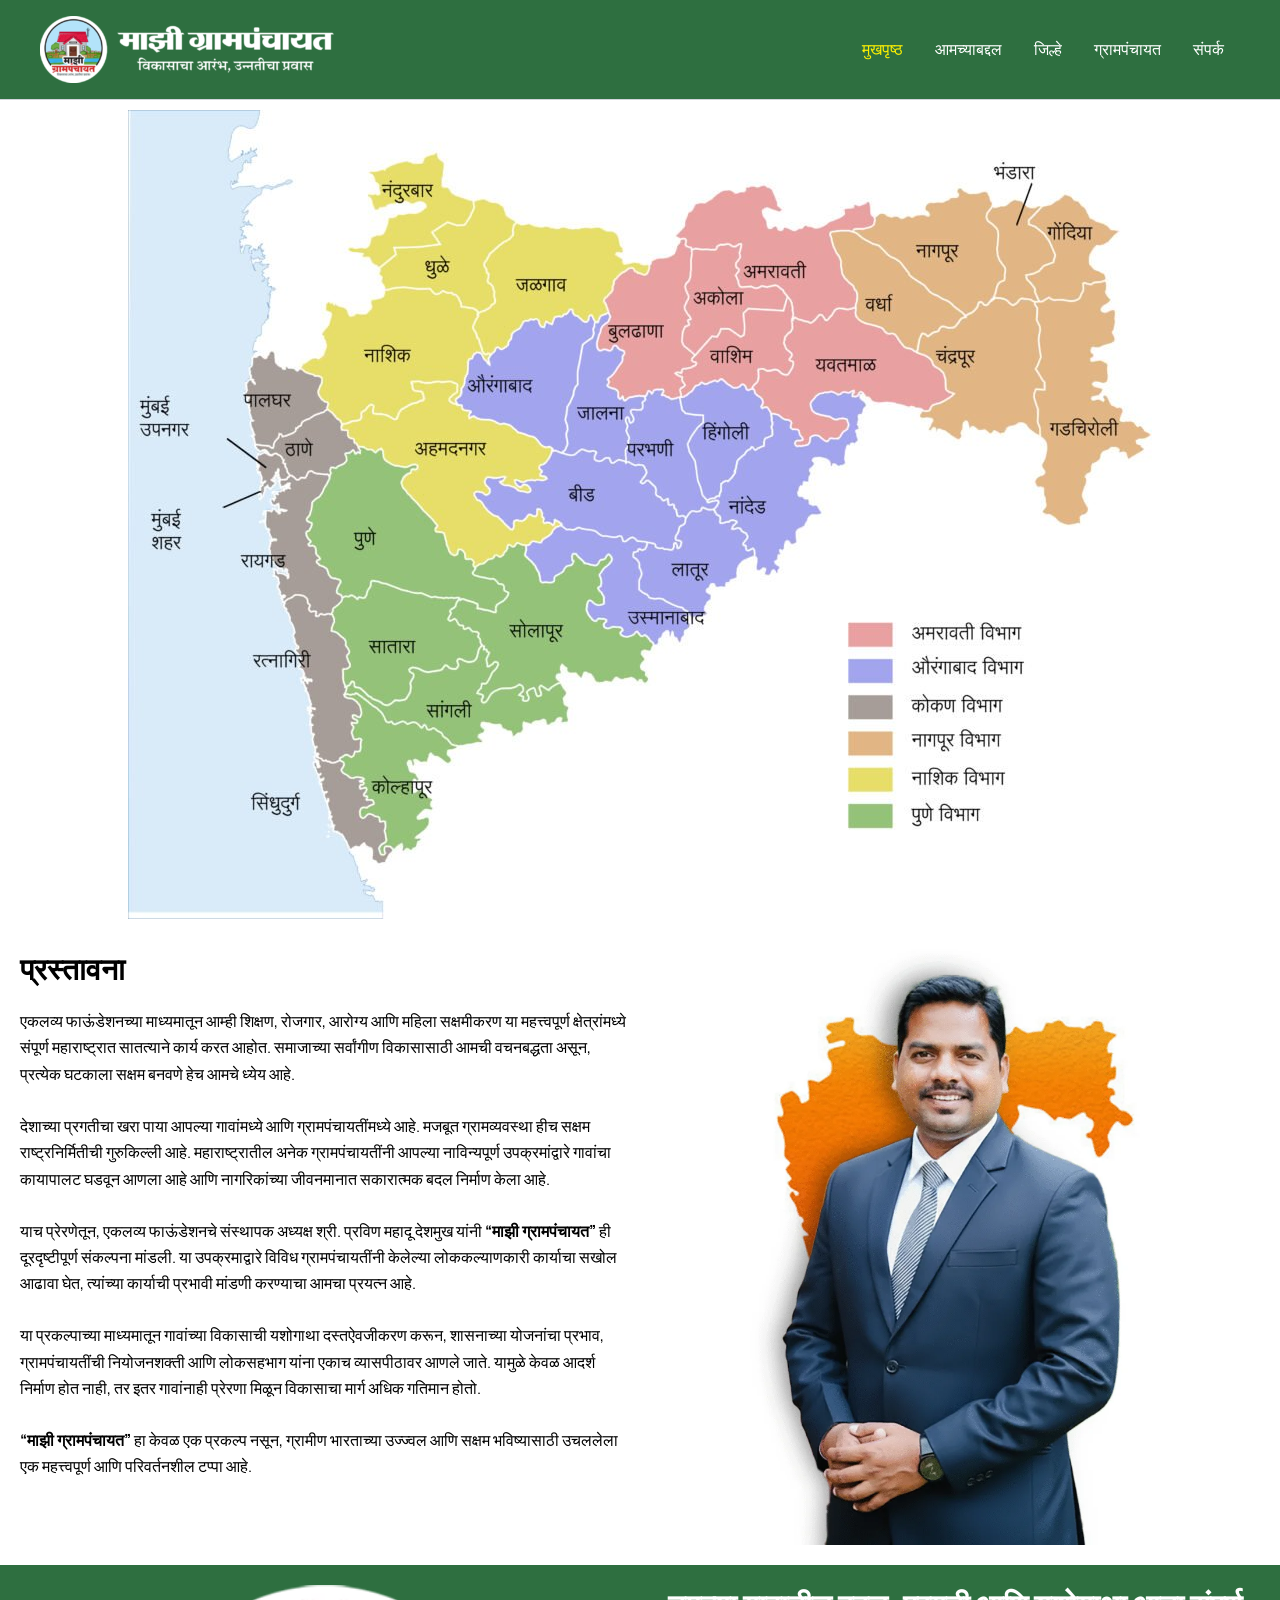
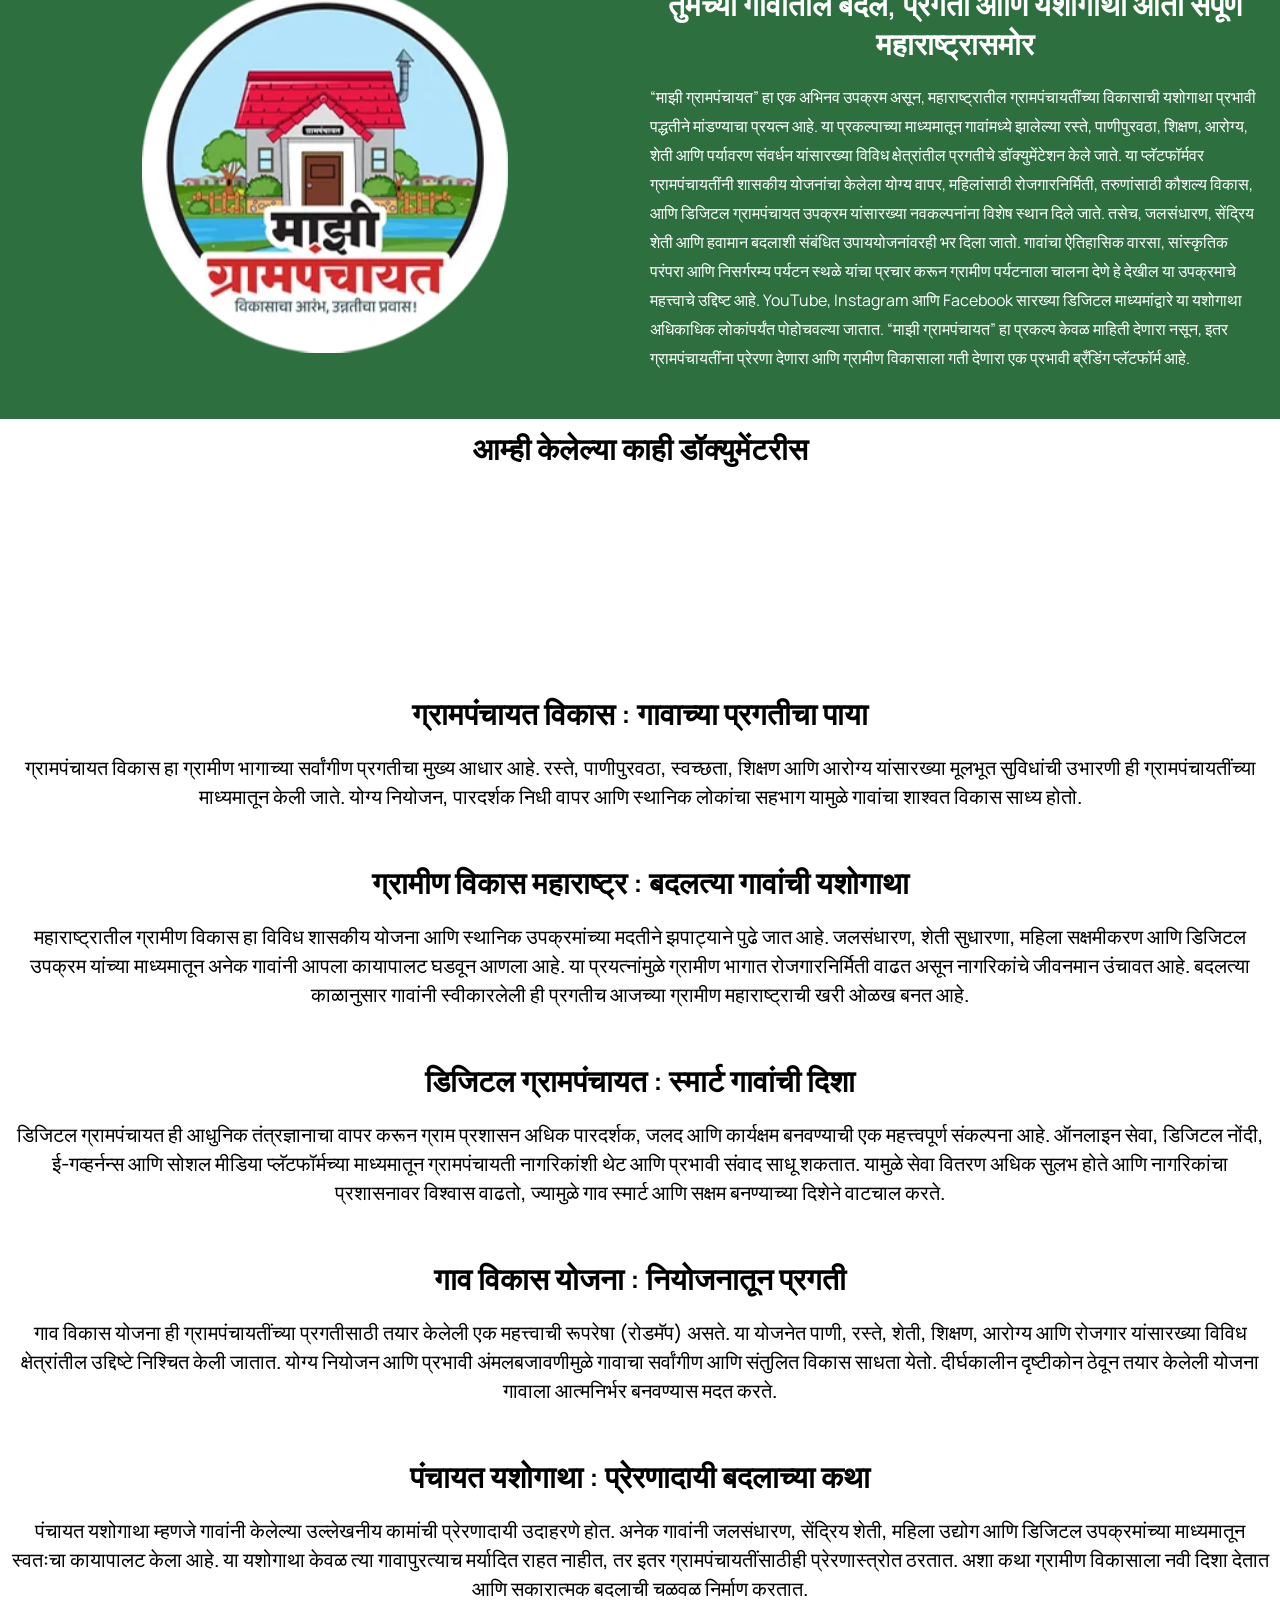
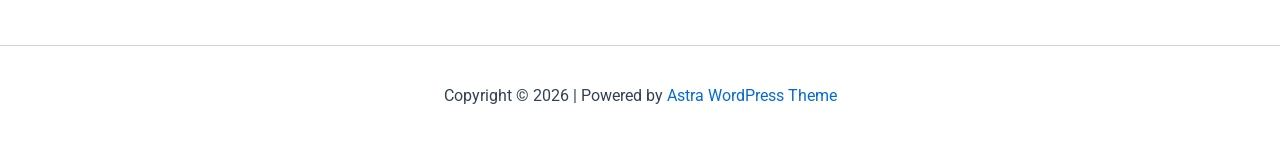
<file: index.html>
<!DOCTYPE html>
<html lang="en-US">
<head>
<meta charset="UTF-8">
<meta name="viewport" content="width=device-width, initial-scale=1">
	<link rel="profile" href="https://gmpg.org/xfn/11"> 
	<title></title>
<meta name='robots' content='max-image-preview:large' />
<link rel="alternate" type="application/rss+xml" title=" &raquo; Feed" href="feed/index.html" />
<link rel="alternate" type="application/rss+xml" title=" &raquo; Comments Feed" href="comments/feed/index.html" />
<link rel="alternate" title="oEmbed (JSON)" type="application/json+oembed" href="wp-json/oembed/1.0/embed%3Furl=https:%252F%252Fsienna-rhinoceros-530104.hostingersite.com%252F" />
<link rel="alternate" title="oEmbed (XML)" type="text/xml+oembed" href="wp-json/oembed/1.0/embed%3Furl=https:%252F%252Fsienna-rhinoceros-530104.hostingersite.com%252F&amp;format=xml" />
<style id='wp-img-auto-sizes-contain-inline-css'>
img:is([sizes=auto i],[sizes^="auto," i]){contain-intrinsic-size:3000px 1500px}
/*# sourceURL=wp-img-auto-sizes-contain-inline-css */
</style>

<link rel='stylesheet' id='astra-theme-css-css' href='wp-content/themes/astra/assets/css/minified/main.min.css%3Fver=4.12.6.css' media='all' />
<style id='astra-theme-css-inline-css'>
:root{--ast-post-nav-space:0;--ast-container-default-xlg-padding:2.5em;--ast-container-default-lg-padding:2.5em;--ast-container-default-slg-padding:2em;--ast-container-default-md-padding:2.5em;--ast-container-default-sm-padding:2.5em;--ast-container-default-xs-padding:2.4em;--ast-container-default-xxs-padding:1.8em;--ast-code-block-background:#ECEFF3;--ast-comment-inputs-background:#F9FAFB;--ast-normal-container-width:1200px;--ast-narrow-container-width:750px;--ast-blog-title-font-weight:600;--ast-blog-meta-weight:600;--ast-global-color-primary:var(--ast-global-color-4);--ast-global-color-secondary:var(--ast-global-color-5);--ast-global-color-alternate-background:var(--ast-global-color-6);--ast-global-color-subtle-background:var(--ast-global-color-7);--ast-bg-style-guide:var( --ast-global-color-secondary,--ast-global-color-5 );--ast-shadow-style-guide:0px 0px 4px 0 #00000057;--ast-global-dark-bg-style:#fff;--ast-global-dark-lfs:#fbfbfb;--ast-widget-bg-color:#fafafa;--ast-wc-container-head-bg-color:#fbfbfb;--ast-title-layout-bg:#eeeeee;--ast-search-border-color:#e7e7e7;--ast-lifter-hover-bg:#e6e6e6;--ast-gallery-block-color:#000;--srfm-color-input-label:var(--ast-global-color-2);}html{font-size:100%;}a{color:var(--ast-global-color-0);}a:hover,a:focus{color:var(--ast-global-color-1);}body,button,input,select,textarea,.ast-button,.ast-custom-button{font-family:-apple-system,BlinkMacSystemFont,Segoe UI,Roboto,Oxygen-Sans,Ubuntu,Cantarell,Helvetica Neue,sans-serif;font-weight:400;font-size:16px;font-size:1rem;line-height:var(--ast-body-line-height,1.65);}blockquote{color:var(--ast-global-color-3);}h1,h2,h3,h4,h5,h6,.entry-content :where(h1,h2,h3,h4,h5,h6),.site-title,.site-title a{font-weight:600;}.ast-site-identity .site-title a{color:var(--ast-global-color-2);}.site-title{font-size:26px;font-size:1.625rem;display:block;}header .custom-logo-link img{max-width:294px;width:294px;}.astra-logo-svg{width:294px;}.site-header .site-description{font-size:15px;font-size:0.9375rem;display:none;}.entry-title{font-size:20px;font-size:1.25rem;}.ast-blog-single-element.ast-taxonomy-container a{font-size:14px;font-size:0.875rem;}.ast-blog-meta-container{font-size:13px;font-size:0.8125rem;}.archive .ast-article-post .ast-article-inner,.blog .ast-article-post .ast-article-inner,.archive .ast-article-post .ast-article-inner:hover,.blog .ast-article-post .ast-article-inner:hover{border-top-left-radius:6px;border-top-right-radius:6px;border-bottom-right-radius:6px;border-bottom-left-radius:6px;overflow:hidden;}h1,.entry-content :where(h1){font-size:36px;font-size:2.25rem;font-weight:600;line-height:1.4em;}h2,.entry-content :where(h2){font-size:30px;font-size:1.875rem;font-weight:600;line-height:1.3em;}h3,.entry-content :where(h3){font-size:24px;font-size:1.5rem;font-weight:600;line-height:1.3em;}h4,.entry-content :where(h4){font-size:20px;font-size:1.25rem;line-height:1.2em;font-weight:600;}h5,.entry-content :where(h5){font-size:18px;font-size:1.125rem;line-height:1.2em;font-weight:600;}h6,.entry-content :where(h6){font-size:16px;font-size:1rem;line-height:1.25em;font-weight:600;}::selection{background-color:var(--ast-global-color-0);color:#ffffff;}body,h1,h2,h3,h4,h5,h6,.entry-title a,.entry-content :where(h1,h2,h3,h4,h5,h6){color:var(--ast-global-color-3);}.tagcloud a:hover,.tagcloud a:focus,.tagcloud a.current-item{color:#ffffff;border-color:var(--ast-global-color-0);background-color:var(--ast-global-color-0);}input:focus,input[type="text"]:focus,input[type="email"]:focus,input[type="url"]:focus,input[type="password"]:focus,input[type="reset"]:focus,input[type="search"]:focus,textarea:focus{border-color:var(--ast-global-color-0);}input[type="radio"]:checked,input[type=reset],input[type="checkbox"]:checked,input[type="checkbox"]:hover:checked,input[type="checkbox"]:focus:checked,input[type=range]::-webkit-slider-thumb{border-color:var(--ast-global-color-0);background-color:var(--ast-global-color-0);box-shadow:none;}.site-footer a:hover + .post-count,.site-footer a:focus + .post-count{background:var(--ast-global-color-0);border-color:var(--ast-global-color-0);}.single .nav-links .nav-previous,.single .nav-links .nav-next{color:var(--ast-global-color-0);}.entry-meta,.entry-meta *{line-height:1.45;color:var(--ast-global-color-0);}.entry-meta a:not(.ast-button):hover,.entry-meta a:not(.ast-button):hover *,.entry-meta a:not(.ast-button):focus,.entry-meta a:not(.ast-button):focus *,.page-links > .page-link,.page-links .page-link:hover,.post-navigation a:hover{color:var(--ast-global-color-1);}#cat option,.secondary .calendar_wrap thead a,.secondary .calendar_wrap thead a:visited{color:var(--ast-global-color-0);}.secondary .calendar_wrap #today,.ast-progress-val span{background:var(--ast-global-color-0);}.secondary a:hover + .post-count,.secondary a:focus + .post-count{background:var(--ast-global-color-0);border-color:var(--ast-global-color-0);}.calendar_wrap #today > a{color:#ffffff;}.page-links .page-link,.single .post-navigation a{color:var(--ast-global-color-3);}.ast-search-menu-icon .search-form button.search-submit{padding:0 4px;}.ast-search-menu-icon form.search-form{padding-right:0;}.ast-header-search .ast-search-menu-icon.ast-dropdown-active .search-form,.ast-header-search .ast-search-menu-icon.ast-dropdown-active .search-field:focus{transition:all 0.2s;}.search-form input.search-field:focus{outline:none;}.ast-mobile-header-content .ast-builder-layout-element:not(.ast-builder-menu):not(.ast-header-divider-element),.ast-mobile-popup-content .ast-builder-layout-element:not(.ast-builder-menu):not(.ast-header-divider-element){padding:15px 20px;}.ast-search-menu-icon .search-form button.search-submit:focus,.ast-theme-transparent-header .ast-header-search .ast-dropdown-active .ast-icon,.ast-theme-transparent-header .ast-inline-search .search-field:focus .ast-icon{color:var(--ast-global-color-1);}.ast-desktop .ast-header-search .slide-search .search-form{border:2px solid var(--ast-global-color-0);}.ast-header-search .slide-search .search-field{background-color:(--ast-global-dark-bg-style);}.ast-archive-title{color:var(--ast-global-color-2);}.widget-title{font-size:22px;font-size:1.375rem;color:var(--ast-global-color-2);}.single .ast-author-details .author-title{color:var(--ast-global-color-1);}.ast-single-post .entry-content a,.ast-comment-content a:not(.ast-comment-edit-reply-wrap a){text-decoration:underline;}.ast-single-post .elementor-widget-button .elementor-button,.ast-single-post .entry-content .uagb-tab a,.ast-single-post .entry-content .uagb-ifb-cta a,.ast-single-post .entry-content .uabb-module-content a,.ast-single-post .entry-content .uagb-post-grid a,.ast-single-post .entry-content .uagb-timeline a,.ast-single-post .entry-content .uagb-toc__wrap a,.ast-single-post .entry-content .uagb-taxomony-box a,.entry-content .wp-block-latest-posts > li > a,.ast-single-post .entry-content .wp-block-file__button,a.ast-post-filter-single,.ast-single-post .ast-comment-content .comment-reply-link,.ast-single-post .ast-comment-content .comment-edit-link{text-decoration:none;}.ast-search-menu-icon.slide-search a:focus-visible:focus-visible,.astra-search-icon:focus-visible,#close:focus-visible,a:focus-visible,.ast-menu-toggle:focus-visible,.site .skip-link:focus-visible,.wp-block-loginout input:focus-visible,.wp-block-search.wp-block-search__button-inside .wp-block-search__inside-wrapper,.ast-header-navigation-arrow:focus-visible,.ast-orders-table__row .ast-orders-table__cell:focus-visible,a#ast-apply-coupon:focus-visible,#ast-apply-coupon:focus-visible,#close:focus-visible,.button.search-submit:focus-visible,#search_submit:focus,.normal-search:focus-visible,.ast-header-account-wrap:focus-visible,.astra-cart-drawer-close:focus,.ast-single-variation:focus,.ast-button:focus,.ast-builder-button-wrap:has(.ast-custom-button-link:focus),.ast-builder-button-wrap .ast-custom-button-link:focus{outline-style:dotted;outline-color:inherit;outline-width:thin;}input:focus,input[type="text"]:focus,input[type="email"]:focus,input[type="url"]:focus,input[type="password"]:focus,input[type="reset"]:focus,input[type="search"]:focus,input[type="number"]:focus,textarea:focus,.wp-block-search__input:focus,[data-section="section-header-mobile-trigger"] .ast-button-wrap .ast-mobile-menu-trigger-minimal:focus,.ast-mobile-popup-drawer.active .menu-toggle-close:focus,#ast-scroll-top:focus,#coupon_code:focus,#ast-coupon-code:focus{border-style:dotted;border-color:inherit;border-width:thin;}input{outline:none;}.ast-logo-title-inline .site-logo-img{padding-right:1em;}.site-logo-img img{ transition:all 0.2s linear;}body .ast-oembed-container *{position:absolute;top:0;width:100%;height:100%;left:0;}body .wp-block-embed-pocket-casts .ast-oembed-container *{position:unset;}.ast-single-post-featured-section + article {margin-top: 2em;}.site-content .ast-single-post-featured-section img {width: 100%;overflow: hidden;object-fit: cover;}.ast-separate-container .site-content .ast-single-post-featured-section + article {margin-top: -80px;z-index: 9;position: relative;border-radius: 4px;}@media (min-width: 922px) {.ast-no-sidebar .site-content .ast-article-image-container--wide {margin-left: -120px;margin-right: -120px;max-width: unset;width: unset;}.ast-left-sidebar .site-content .ast-article-image-container--wide,.ast-right-sidebar .site-content .ast-article-image-container--wide {margin-left: -10px;margin-right: -10px;}.site-content .ast-article-image-container--full {margin-left: calc( -50vw + 50%);margin-right: calc( -50vw + 50%);max-width: 100vw;width: 100vw;}.ast-left-sidebar .site-content .ast-article-image-container--full,.ast-right-sidebar .site-content .ast-article-image-container--full {margin-left: -10px;margin-right: -10px;max-width: inherit;width: auto;}}.site > .ast-single-related-posts-container {margin-top: 0;}@media (min-width: 922px) {.ast-desktop .ast-container--narrow {max-width: var(--ast-narrow-container-width);margin: 0 auto;}}.ast-page-builder-template .hentry {margin: 0;}.ast-page-builder-template .site-content > .ast-container {max-width: 100%;padding: 0;}.ast-page-builder-template .site .site-content #primary {padding: 0;margin: 0;}.ast-page-builder-template .no-results {text-align: center;margin: 4em auto;}.ast-page-builder-template .ast-pagination {padding: 2em;}.ast-page-builder-template .entry-header.ast-no-title.ast-no-thumbnail {margin-top: 0;}.ast-page-builder-template .entry-header.ast-header-without-markup {margin-top: 0;margin-bottom: 0;}.ast-page-builder-template .entry-header.ast-no-title.ast-no-meta {margin-bottom: 0;}.ast-page-builder-template.single .post-navigation {padding-bottom: 2em;}.ast-page-builder-template.single-post .site-content > .ast-container {max-width: 100%;}.ast-page-builder-template .entry-header {margin-top: 2em;margin-left: auto;margin-right: auto;}.ast-page-builder-template .ast-archive-description {margin: 2em auto 0;padding-left: 20px;padding-right: 20px;}.ast-page-builder-template .ast-row {margin-left: 0;margin-right: 0;}.single.ast-page-builder-template .entry-header + .entry-content,.single.ast-page-builder-template .ast-single-entry-banner + .site-content article .entry-content {margin-bottom: 2em;}@media(min-width: 921px) {.ast-page-builder-template.archive.ast-right-sidebar .ast-row article,.ast-page-builder-template.archive.ast-left-sidebar .ast-row article {padding-left: 0;padding-right: 0;}}input[type="text"],input[type="number"],input[type="email"],input[type="url"],input[type="password"],input[type="search"],input[type=reset],input[type=tel],input[type=date],select,textarea{font-size:16px;font-style:normal;font-weight:400;line-height:24px;width:100%;padding:12px 16px;border-radius:4px;box-shadow:0px 1px 2px 0px rgba(0,0,0,0.05);color:var(--ast-form-input-text,#475569);}input[type="text"],input[type="number"],input[type="email"],input[type="url"],input[type="password"],input[type="search"],input[type=reset],input[type=tel],input[type=date],select{height:40px;}input[type="date"]{border-width:1px;border-style:solid;border-color:var(--ast-border-color);background:var( --ast-global-color-secondary,--ast-global-color-5 );}input[type="text"]:focus,input[type="number"]:focus,input[type="email"]:focus,input[type="url"]:focus,input[type="password"]:focus,input[type="search"]:focus,input[type=reset]:focus,input[type="tel"]:focus,input[type="date"]:focus,select:focus,textarea:focus{border-color:#046BD2;box-shadow:none;outline:none;color:var(--ast-form-input-focus-text,#475569);}label,legend{color:var(--ast-global-color-2,#111827 );font-size:14px;font-style:normal;font-weight:500;line-height:20px;}select{padding:6px 10px;}fieldset{padding:30px;border-radius:4px;}button,.ast-button,.button,input[type="button"],input[type="reset"],input[type="submit"],a:where(.wp-block-button__link){border-radius:4px;box-shadow:0px 1px 2px 0px rgba(0,0,0,0.05);}:root{--ast-comment-inputs-background:#FFF;}::placeholder{color:var(--ast-form-field-color,#9CA3AF);}::-ms-input-placeholder{color:var(--ast-form-field-color,#9CA3AF);}@media (max-width:921.9px){#ast-desktop-header{display:none;}}@media (min-width:922px){#ast-mobile-header{display:none;}}.wp-block-buttons.aligncenter{justify-content:center;}@media (max-width:921px){.ast-theme-transparent-header #primary,.ast-theme-transparent-header #secondary{padding:0;}}@media (max-width:921px){.ast-plain-container.ast-no-sidebar #primary{padding:0;}}.ast-plain-container.ast-no-sidebar #primary{margin-top:0;margin-bottom:0;}.wp-block-button.is-style-outline .wp-block-button__link{border-color:var(--ast-global-color-0);}div.wp-block-button.is-style-outline > .wp-block-button__link:not(.has-text-color),div.wp-block-button.wp-block-button__link.is-style-outline:not(.has-text-color){color:var(--ast-global-color-0);}.wp-block-button.is-style-outline .wp-block-button__link:hover,.wp-block-buttons .wp-block-button.is-style-outline .wp-block-button__link:focus,.wp-block-buttons .wp-block-button.is-style-outline > .wp-block-button__link:not(.has-text-color):hover,.wp-block-buttons .wp-block-button.wp-block-button__link.is-style-outline:not(.has-text-color):hover{color:#ffffff;background-color:var(--ast-global-color-1);border-color:var(--ast-global-color-1);}.post-page-numbers.current .page-link,.ast-pagination .page-numbers.current{color:#ffffff;border-color:var(--ast-global-color-0);background-color:var(--ast-global-color-0);}.wp-block-buttons .wp-block-button.is-style-outline .wp-block-button__link.wp-element-button,.ast-outline-button,.wp-block-uagb-buttons-child .uagb-buttons-repeater.ast-outline-button{border-color:var(--ast-global-color-0);border-top-width:2px;border-right-width:2px;border-bottom-width:2px;border-left-width:2px;font-family:inherit;font-weight:500;font-size:16px;font-size:1rem;line-height:1em;padding-top:13px;padding-right:30px;padding-bottom:13px;padding-left:30px;}.wp-block-buttons .wp-block-button.is-style-outline > .wp-block-button__link:not(.has-text-color),.wp-block-buttons .wp-block-button.wp-block-button__link.is-style-outline:not(.has-text-color),.ast-outline-button{color:var(--ast-global-color-0);}.wp-block-button.is-style-outline .wp-block-button__link:hover,.wp-block-buttons .wp-block-button.is-style-outline .wp-block-button__link:focus,.wp-block-buttons .wp-block-button.is-style-outline > .wp-block-button__link:not(.has-text-color):hover,.wp-block-buttons .wp-block-button.wp-block-button__link.is-style-outline:not(.has-text-color):hover,.ast-outline-button:hover,.ast-outline-button:focus,.wp-block-uagb-buttons-child .uagb-buttons-repeater.ast-outline-button:hover,.wp-block-uagb-buttons-child .uagb-buttons-repeater.ast-outline-button:focus{color:#ffffff;background-color:var(--ast-global-color-1);border-color:var(--ast-global-color-1);}.ast-single-post .entry-content a.ast-outline-button,.ast-single-post .entry-content .is-style-outline>.wp-block-button__link{text-decoration:none;}.wp-block-button .wp-block-button__link.wp-element-button.is-style-outline:not(.has-background),.wp-block-button.is-style-outline>.wp-block-button__link.wp-element-button:not(.has-background),.ast-outline-button{background-color:transparent;}.uagb-buttons-repeater.ast-outline-button{border-radius:9999px;}@media (max-width:921px){.wp-block-buttons .wp-block-button.is-style-outline .wp-block-button__link.wp-element-button,.ast-outline-button,.wp-block-uagb-buttons-child .uagb-buttons-repeater.ast-outline-button{padding-top:12px;padding-right:28px;padding-bottom:12px;padding-left:28px;}}@media (max-width:544px){.wp-block-buttons .wp-block-button.is-style-outline .wp-block-button__link.wp-element-button,.ast-outline-button,.wp-block-uagb-buttons-child .uagb-buttons-repeater.ast-outline-button{padding-top:10px;padding-right:24px;padding-bottom:10px;padding-left:24px;}}.entry-content[data-ast-blocks-layout] > figure{margin-bottom:1em;}h1.widget-title{font-weight:600;}h2.widget-title{font-weight:600;}h3.widget-title{font-weight:600;}.elementor-widget-container .elementor-loop-container .e-loop-item[data-elementor-type="loop-item"]{width:100%;} .content-area .elementor-widget-theme-post-content h1,.content-area .elementor-widget-theme-post-content h2,.content-area .elementor-widget-theme-post-content h3,.content-area .elementor-widget-theme-post-content h4,.content-area .elementor-widget-theme-post-content h5,.content-area .elementor-widget-theme-post-content h6{margin-top:1.5em;margin-bottom:calc(0.3em + 10px);}#page{display:flex;flex-direction:column;min-height:100vh;}.ast-404-layout-1 h1.page-title{color:var(--ast-global-color-2);}.single .post-navigation a{line-height:1em;height:inherit;}.error-404 .page-sub-title{font-size:1.5rem;font-weight:inherit;}.search .site-content .content-area .search-form{margin-bottom:0;}#page .site-content{flex-grow:1;}.widget{margin-bottom:1.25em;}#secondary li{line-height:1.5em;}#secondary .wp-block-group h2{margin-bottom:0.7em;}#secondary h2{font-size:1.7rem;}.ast-separate-container .ast-article-post,.ast-separate-container .ast-article-single,.ast-separate-container .comment-respond{padding:3em;}.ast-separate-container .ast-article-single .ast-article-single{padding:0;}.ast-article-single .wp-block-post-template-is-layout-grid{padding-left:0;}.ast-separate-container .comments-title,.ast-narrow-container .comments-title{padding:1.5em 2em;}.ast-page-builder-template .comment-form-textarea,.ast-comment-formwrap .ast-grid-common-col{padding:0;}.ast-comment-formwrap{padding:0;display:inline-flex;column-gap:20px;width:100%;margin-left:0;margin-right:0;}.comments-area textarea#comment:focus,.comments-area textarea#comment:active,.comments-area .ast-comment-formwrap input[type="text"]:focus,.comments-area .ast-comment-formwrap input[type="text"]:active {box-shadow:none;outline:none;}.archive.ast-page-builder-template .entry-header{margin-top:2em;}.ast-page-builder-template .ast-comment-formwrap{width:100%;}.entry-title{margin-bottom:0.6em;}.ast-archive-description p{font-size:inherit;font-weight:inherit;line-height:inherit;}.ast-separate-container .ast-comment-list li.depth-1,.hentry{margin-bottom:1.5em;}.site-content section.ast-archive-description{margin-bottom:2em;}@media (min-width:921px){.ast-left-sidebar.ast-page-builder-template #secondary,.archive.ast-right-sidebar.ast-page-builder-template .site-main{padding-left:20px;padding-right:20px;}}@media (max-width:544px){.ast-comment-formwrap.ast-row{column-gap:10px;display:inline-block;}#ast-commentform .ast-grid-common-col{position:relative;width:100%;}}@media (min-width:1201px){.ast-separate-container .ast-article-post,.ast-separate-container .ast-article-single,.ast-separate-container .ast-author-box,.ast-separate-container .ast-404-layout-1,.ast-separate-container .no-results{padding:3em;}} .content-area .elementor-widget-theme-post-content h1,.content-area .elementor-widget-theme-post-content h2,.content-area .elementor-widget-theme-post-content h3,.content-area .elementor-widget-theme-post-content h4,.content-area .elementor-widget-theme-post-content h5,.content-area .elementor-widget-theme-post-content h6{margin-top:1.5em;margin-bottom:calc(0.3em + 10px);}.elementor-loop-container .e-loop-item,.elementor-loop-container .ast-separate-container .ast-article-post,.elementor-loop-container .ast-separate-container .ast-article-single,.elementor-loop-container .ast-separate-container .comment-respond{padding:0px;}@media (max-width:921px){.ast-left-sidebar #content > .ast-container{display:flex;flex-direction:column-reverse;width:100%;}}@media (min-width:922px){.ast-separate-container.ast-right-sidebar #primary,.ast-separate-container.ast-left-sidebar #primary{border:0;}.search-no-results.ast-separate-container #primary{margin-bottom:4em;}}.wp-block-button .wp-block-button__link{color:#ffffff;}.wp-block-button .wp-block-button__link:hover,.wp-block-button .wp-block-button__link:focus{color:#ffffff;background-color:var(--ast-global-color-1);border-color:var(--ast-global-color-1);}.elementor-widget-heading h1.elementor-heading-title{line-height:1.4em;}.elementor-widget-heading h2.elementor-heading-title{line-height:1.3em;}.elementor-widget-heading h3.elementor-heading-title{line-height:1.3em;}.elementor-widget-heading h4.elementor-heading-title{line-height:1.2em;}.elementor-widget-heading h5.elementor-heading-title{line-height:1.2em;}.elementor-widget-heading h6.elementor-heading-title{line-height:1.25em;}.wp-block-button .wp-block-button__link,.wp-block-search .wp-block-search__button,body .wp-block-file .wp-block-file__button{border-color:var(--ast-global-color-0);background-color:var(--ast-global-color-0);color:#ffffff;font-family:inherit;font-weight:500;line-height:1em;font-size:16px;font-size:1rem;padding-top:15px;padding-right:30px;padding-bottom:15px;padding-left:30px;}.ast-single-post .entry-content .wp-block-button .wp-block-button__link,.ast-single-post .entry-content .wp-block-search .wp-block-search__button,body .entry-content .wp-block-file .wp-block-file__button{text-decoration:none;}@media (max-width:921px){.wp-block-button .wp-block-button__link,.wp-block-search .wp-block-search__button,body .wp-block-file .wp-block-file__button{padding-top:14px;padding-right:28px;padding-bottom:14px;padding-left:28px;}}@media (max-width:544px){.wp-block-button .wp-block-button__link,.wp-block-search .wp-block-search__button,body .wp-block-file .wp-block-file__button{padding-top:12px;padding-right:24px;padding-bottom:12px;padding-left:24px;}}.menu-toggle,button,.ast-button,.ast-custom-button,.button,input#submit,input[type="button"],input[type="submit"],input[type="reset"],#comments .submit,.search .search-submit,form[CLASS*="wp-block-search__"].wp-block-search .wp-block-search__inside-wrapper .wp-block-search__button,body .wp-block-file .wp-block-file__button,.search .search-submit{border-style:solid;border-top-width:0;border-right-width:0;border-left-width:0;border-bottom-width:0;color:#ffffff;border-color:var(--ast-global-color-0);background-color:var(--ast-global-color-0);padding-top:15px;padding-right:30px;padding-bottom:15px;padding-left:30px;font-family:inherit;font-weight:500;font-size:16px;font-size:1rem;line-height:1em;}button:focus,.menu-toggle:hover,button:hover,.ast-button:hover,.ast-custom-button:hover .button:hover,.ast-custom-button:hover ,input[type=reset]:hover,input[type=reset]:focus,input#submit:hover,input#submit:focus,input[type="button"]:hover,input[type="button"]:focus,input[type="submit"]:hover,input[type="submit"]:focus,form[CLASS*="wp-block-search__"].wp-block-search .wp-block-search__inside-wrapper .wp-block-search__button:hover,form[CLASS*="wp-block-search__"].wp-block-search .wp-block-search__inside-wrapper .wp-block-search__button:focus,body .wp-block-file .wp-block-file__button:hover,body .wp-block-file .wp-block-file__button:focus{color:#ffffff;background-color:var(--ast-global-color-1);border-color:var(--ast-global-color-1);}form[CLASS*="wp-block-search__"].wp-block-search .wp-block-search__inside-wrapper .wp-block-search__button.has-icon{padding-top:calc(15px - 3px);padding-right:calc(30px - 3px);padding-bottom:calc(15px - 3px);padding-left:calc(30px - 3px);}@media (max-width:921px){.menu-toggle,button,.ast-button,.ast-custom-button,.button,input#submit,input[type="button"],input[type="submit"],input[type="reset"],#comments .submit,.search .search-submit,form[CLASS*="wp-block-search__"].wp-block-search .wp-block-search__inside-wrapper .wp-block-search__button,body .wp-block-file .wp-block-file__button,.search .search-submit{padding-top:14px;padding-right:28px;padding-bottom:14px;padding-left:28px;}}@media (max-width:544px){.menu-toggle,button,.ast-button,.ast-custom-button,.button,input#submit,input[type="button"],input[type="submit"],input[type="reset"],#comments .submit,.search .search-submit,form[CLASS*="wp-block-search__"].wp-block-search .wp-block-search__inside-wrapper .wp-block-search__button,body .wp-block-file .wp-block-file__button,.search .search-submit{padding-top:12px;padding-right:24px;padding-bottom:12px;padding-left:24px;}}@media (max-width:921px){.ast-mobile-header-stack .main-header-bar .ast-search-menu-icon{display:inline-block;}.ast-header-break-point.ast-header-custom-item-outside .ast-mobile-header-stack .main-header-bar .ast-search-icon{margin:0;}.ast-comment-avatar-wrap img{max-width:2.5em;}.ast-comment-meta{padding:0 1.8888em 1.3333em;}}@media (min-width:544px){.ast-container{max-width:100%;}}@media (max-width:544px){.ast-separate-container .ast-article-post,.ast-separate-container .ast-article-single,.ast-separate-container .comments-title,.ast-separate-container .ast-archive-description{padding:1.5em 1em;}.ast-separate-container #content .ast-container{padding-left:0.54em;padding-right:0.54em;}.ast-separate-container .ast-comment-list .bypostauthor{padding:.5em;}.ast-search-menu-icon.ast-dropdown-active .search-field{width:170px;}} #ast-mobile-header .ast-site-header-cart-li a{pointer-events:none;}.ast-separate-container{background-color:var(--ast-global-color-5);}@media (max-width:921px){.site-title{display:block;}.site-header .site-description{display:none;}h1,.entry-content :where(h1){font-size:30px;font-size:1.875rem;}h2,.entry-content :where(h2){font-size:25px;font-size:1.5625rem;}h3,.entry-content :where(h3){font-size:20px;font-size:1.25rem;}}@media (max-width:544px){.site-title{display:block;}.site-header .site-description{display:none;}h1,.entry-content :where(h1){font-size:30px;font-size:1.875rem;}h2,.entry-content :where(h2){font-size:25px;font-size:1.5625rem;}h3,.entry-content :where(h3){font-size:20px;font-size:1.25rem;}}@media (max-width:921px){html{font-size:91.2%;}}@media (max-width:544px){html{font-size:91.2%;}}@media (min-width:922px){.ast-container{max-width:1240px;}}@media (min-width:922px){.site-content .ast-container{display:flex;}}@media (max-width:921px){.site-content .ast-container{flex-direction:column;}}.entry-content :where(h1,h2,h3,h4,h5,h6){clear:none;}@media (min-width:922px){.main-header-menu .sub-menu .menu-item.ast-left-align-sub-menu:hover > .sub-menu,.main-header-menu .sub-menu .menu-item.ast-left-align-sub-menu.focus > .sub-menu{margin-left:-0px;}}.entry-content li > p{margin-bottom:0;}.site .comments-area{padding-bottom:2em;margin-top:2em;}.wp-block-file {display: flex;align-items: center;flex-wrap: wrap;justify-content: space-between;}.wp-block-pullquote {border: none;}.wp-block-pullquote blockquote::before {content: "\201D";font-family: "Helvetica",sans-serif;display: flex;transform: rotate( 180deg );font-size: 6rem;font-style: normal;line-height: 1;font-weight: bold;align-items: center;justify-content: center;}.has-text-align-right > blockquote::before {justify-content: flex-start;}.has-text-align-left > blockquote::before {justify-content: flex-end;}figure.wp-block-pullquote.is-style-solid-color blockquote {max-width: 100%;text-align: inherit;}:root {--wp--custom--ast-default-block-top-padding: 3em;--wp--custom--ast-default-block-right-padding: 3em;--wp--custom--ast-default-block-bottom-padding: 3em;--wp--custom--ast-default-block-left-padding: 3em;--wp--custom--ast-container-width: 1200px;--wp--custom--ast-content-width-size: 1200px;--wp--custom--ast-wide-width-size: calc(1200px + var(--wp--custom--ast-default-block-left-padding) + var(--wp--custom--ast-default-block-right-padding));}.ast-narrow-container {--wp--custom--ast-content-width-size: 750px;--wp--custom--ast-wide-width-size: 750px;}@media(max-width: 921px) {:root {--wp--custom--ast-default-block-top-padding: 3em;--wp--custom--ast-default-block-right-padding: 2em;--wp--custom--ast-default-block-bottom-padding: 3em;--wp--custom--ast-default-block-left-padding: 2em;}}@media(max-width: 544px) {:root {--wp--custom--ast-default-block-top-padding: 3em;--wp--custom--ast-default-block-right-padding: 1.5em;--wp--custom--ast-default-block-bottom-padding: 3em;--wp--custom--ast-default-block-left-padding: 1.5em;}}.entry-content > .wp-block-group,.entry-content > .wp-block-cover,.entry-content > .wp-block-columns {padding-top: var(--wp--custom--ast-default-block-top-padding);padding-right: var(--wp--custom--ast-default-block-right-padding);padding-bottom: var(--wp--custom--ast-default-block-bottom-padding);padding-left: var(--wp--custom--ast-default-block-left-padding);}.ast-plain-container.ast-no-sidebar .entry-content > .alignfull,.ast-page-builder-template .ast-no-sidebar .entry-content > .alignfull {margin-left: calc( -50vw + 50%);margin-right: calc( -50vw + 50%);max-width: 100vw;width: 100vw;}.ast-plain-container.ast-no-sidebar .entry-content .alignfull .alignfull,.ast-page-builder-template.ast-no-sidebar .entry-content .alignfull .alignfull,.ast-plain-container.ast-no-sidebar .entry-content .alignfull .alignwide,.ast-page-builder-template.ast-no-sidebar .entry-content .alignfull .alignwide,.ast-plain-container.ast-no-sidebar .entry-content .alignwide .alignfull,.ast-page-builder-template.ast-no-sidebar .entry-content .alignwide .alignfull,.ast-plain-container.ast-no-sidebar .entry-content .alignwide .alignwide,.ast-page-builder-template.ast-no-sidebar .entry-content .alignwide .alignwide,.ast-plain-container.ast-no-sidebar .entry-content .wp-block-column .alignfull,.ast-page-builder-template.ast-no-sidebar .entry-content .wp-block-column .alignfull,.ast-plain-container.ast-no-sidebar .entry-content .wp-block-column .alignwide,.ast-page-builder-template.ast-no-sidebar .entry-content .wp-block-column .alignwide {margin-left: auto;margin-right: auto;width: 100%;}[data-ast-blocks-layout] .wp-block-separator:not(.is-style-dots) {height: 0;}[data-ast-blocks-layout] .wp-block-separator {margin: 20px auto;}[data-ast-blocks-layout] .wp-block-separator:not(.is-style-wide):not(.is-style-dots) {max-width: 100px;}[data-ast-blocks-layout] .wp-block-separator.has-background {padding: 0;}.entry-content[data-ast-blocks-layout] > * {max-width: var(--wp--custom--ast-content-width-size);margin-left: auto;margin-right: auto;}.entry-content[data-ast-blocks-layout] > .alignwide {max-width: var(--wp--custom--ast-wide-width-size);}.entry-content[data-ast-blocks-layout] .alignfull {max-width: none;}.entry-content .wp-block-columns {margin-bottom: 0;}blockquote {margin: 1.5em;border-color: rgba(0,0,0,0.05);}.wp-block-quote:not(.has-text-align-right):not(.has-text-align-center) {border-left: 5px solid rgba(0,0,0,0.05);}.has-text-align-right > blockquote,blockquote.has-text-align-right {border-right: 5px solid rgba(0,0,0,0.05);}.has-text-align-left > blockquote,blockquote.has-text-align-left {border-left: 5px solid rgba(0,0,0,0.05);}.wp-block-site-tagline,.wp-block-latest-posts .read-more {margin-top: 15px;}.wp-block-loginout p label {display: block;}.wp-block-loginout p:not(.login-remember):not(.login-submit) input {width: 100%;}.wp-block-loginout input:focus {border-color: transparent;}.wp-block-loginout input:focus {outline: thin dotted;}.entry-content .wp-block-media-text .wp-block-media-text__content {padding: 0 0 0 8%;}.entry-content .wp-block-media-text.has-media-on-the-right .wp-block-media-text__content {padding: 0 8% 0 0;}.entry-content .wp-block-media-text.has-background .wp-block-media-text__content {padding: 8%;}.entry-content .wp-block-cover:not([class*="background-color"]):not(.has-text-color.has-link-color) .wp-block-cover__inner-container,.entry-content .wp-block-cover:not([class*="background-color"]) .wp-block-cover-image-text,.entry-content .wp-block-cover:not([class*="background-color"]) .wp-block-cover-text,.entry-content .wp-block-cover-image:not([class*="background-color"]) .wp-block-cover__inner-container,.entry-content .wp-block-cover-image:not([class*="background-color"]) .wp-block-cover-image-text,.entry-content .wp-block-cover-image:not([class*="background-color"]) .wp-block-cover-text {color: var(--ast-global-color-primary,var(--ast-global-color-5));}.wp-block-loginout .login-remember input {width: 1.1rem;height: 1.1rem;margin: 0 5px 4px 0;vertical-align: middle;}.wp-block-latest-posts > li > *:first-child,.wp-block-latest-posts:not(.is-grid) > li:first-child {margin-top: 0;}.entry-content > .wp-block-buttons,.entry-content > .wp-block-uagb-buttons {margin-bottom: 1.5em;}.wp-block-search__inside-wrapper .wp-block-search__input {padding: 0 10px;color: var(--ast-global-color-3);background: var(--ast-global-color-primary,var(--ast-global-color-5));border-color: var(--ast-border-color);}.wp-block-latest-posts .read-more {margin-bottom: 1.5em;}.wp-block-search__no-button .wp-block-search__inside-wrapper .wp-block-search__input {padding-top: 5px;padding-bottom: 5px;}.wp-block-latest-posts .wp-block-latest-posts__post-date,.wp-block-latest-posts .wp-block-latest-posts__post-author {font-size: 1rem;}.wp-block-latest-posts > li > *,.wp-block-latest-posts:not(.is-grid) > li {margin-top: 12px;margin-bottom: 12px;}.ast-page-builder-template .entry-content[data-ast-blocks-layout] > .alignwide:where(:not(.uagb-is-root-container):not(.spectra-is-root-container)) > * {max-width: var(--wp--custom--ast-wide-width-size);}.ast-page-builder-template .entry-content[data-ast-blocks-layout] > .inherit-container-width > *,.ast-page-builder-template .entry-content[data-ast-blocks-layout] > *:not(.wp-block-group):where(:not(.uagb-is-root-container):not(.spectra-is-root-container)) > *,.entry-content[data-ast-blocks-layout] > .wp-block-cover .wp-block-cover__inner-container {max-width: none ;margin-left: auto;margin-right: auto;}.ast-page-builder-template .entry-content[data-ast-blocks-layout] > *,.ast-page-builder-template .entry-content[data-ast-blocks-layout] > .alignfull:where(:not(.wp-block-group):not(.uagb-is-root-container):not(.spectra-is-root-container)) > * {max-width: none;}.entry-content[data-ast-blocks-layout] .wp-block-cover:not(.alignleft):not(.alignright) {width: auto;}@media(max-width: 1200px) {.ast-separate-container .entry-content > .alignfull,.ast-separate-container .entry-content[data-ast-blocks-layout] > .alignwide,.ast-plain-container .entry-content[data-ast-blocks-layout] > .alignwide,.ast-plain-container .entry-content .alignfull {margin-left: calc(-1 * min(var(--ast-container-default-xlg-padding),20px)) ;margin-right: calc(-1 * min(var(--ast-container-default-xlg-padding),20px));}}@media(min-width: 1201px) {.ast-separate-container .entry-content > .alignfull {margin-left: calc(-1 * var(--ast-container-default-xlg-padding) );margin-right: calc(-1 * var(--ast-container-default-xlg-padding) );}.ast-separate-container .entry-content[data-ast-blocks-layout] > .alignwide,.ast-plain-container .entry-content[data-ast-blocks-layout] > .alignwide {margin-left: auto;margin-right: auto;}}@media(min-width: 921px) {.ast-separate-container .entry-content .wp-block-group.alignwide:not(.inherit-container-width) > :where(:not(.alignleft):not(.alignright)),.ast-plain-container .entry-content .wp-block-group.alignwide:not(.inherit-container-width) > :where(:not(.alignleft):not(.alignright)) {max-width: calc( var(--wp--custom--ast-content-width-size) + 80px );}.ast-plain-container.ast-right-sidebar .entry-content[data-ast-blocks-layout] .alignfull,.ast-plain-container.ast-left-sidebar .entry-content[data-ast-blocks-layout] .alignfull {margin-left: -60px;margin-right: -60px;}}@media(min-width: 544px) {.entry-content > .alignleft {margin-right: 20px;}.entry-content > .alignright {margin-left: 20px;}}@media (max-width:544px){.wp-block-columns .wp-block-column:not(:last-child){margin-bottom:20px;}.wp-block-latest-posts{margin:0;}}@media( max-width: 600px ) {.entry-content .wp-block-media-text .wp-block-media-text__content,.entry-content .wp-block-media-text.has-media-on-the-right .wp-block-media-text__content {padding: 8% 0 0;}.entry-content .wp-block-media-text.has-background .wp-block-media-text__content {padding: 8%;}}.ast-page-builder-template .entry-header {padding-left: 0;}.ast-narrow-container .site-content .wp-block-uagb-image--align-full .wp-block-uagb-image__figure {max-width: 100%;margin-left: auto;margin-right: auto;}.entry-content ul,.entry-content ol {padding: revert;margin: revert;padding-left: 20px;}.entry-content ul.wc-block-product-template{padding: 0;}:root .has-ast-global-color-0-color{color:var(--ast-global-color-0);}:root .has-ast-global-color-0-background-color{background-color:var(--ast-global-color-0);}:root .wp-block-button .has-ast-global-color-0-color{color:var(--ast-global-color-0);}:root .wp-block-button .has-ast-global-color-0-background-color{background-color:var(--ast-global-color-0);}:root .has-ast-global-color-1-color{color:var(--ast-global-color-1);}:root .has-ast-global-color-1-background-color{background-color:var(--ast-global-color-1);}:root .wp-block-button .has-ast-global-color-1-color{color:var(--ast-global-color-1);}:root .wp-block-button .has-ast-global-color-1-background-color{background-color:var(--ast-global-color-1);}:root .has-ast-global-color-2-color{color:var(--ast-global-color-2);}:root .has-ast-global-color-2-background-color{background-color:var(--ast-global-color-2);}:root .wp-block-button .has-ast-global-color-2-color{color:var(--ast-global-color-2);}:root .wp-block-button .has-ast-global-color-2-background-color{background-color:var(--ast-global-color-2);}:root .has-ast-global-color-3-color{color:var(--ast-global-color-3);}:root .has-ast-global-color-3-background-color{background-color:var(--ast-global-color-3);}:root .wp-block-button .has-ast-global-color-3-color{color:var(--ast-global-color-3);}:root .wp-block-button .has-ast-global-color-3-background-color{background-color:var(--ast-global-color-3);}:root .has-ast-global-color-4-color{color:var(--ast-global-color-4);}:root .has-ast-global-color-4-background-color{background-color:var(--ast-global-color-4);}:root .wp-block-button .has-ast-global-color-4-color{color:var(--ast-global-color-4);}:root .wp-block-button .has-ast-global-color-4-background-color{background-color:var(--ast-global-color-4);}:root .has-ast-global-color-5-color{color:var(--ast-global-color-5);}:root .has-ast-global-color-5-background-color{background-color:var(--ast-global-color-5);}:root .wp-block-button .has-ast-global-color-5-color{color:var(--ast-global-color-5);}:root .wp-block-button .has-ast-global-color-5-background-color{background-color:var(--ast-global-color-5);}:root .has-ast-global-color-6-color{color:var(--ast-global-color-6);}:root .has-ast-global-color-6-background-color{background-color:var(--ast-global-color-6);}:root .wp-block-button .has-ast-global-color-6-color{color:var(--ast-global-color-6);}:root .wp-block-button .has-ast-global-color-6-background-color{background-color:var(--ast-global-color-6);}:root .has-ast-global-color-7-color{color:var(--ast-global-color-7);}:root .has-ast-global-color-7-background-color{background-color:var(--ast-global-color-7);}:root .wp-block-button .has-ast-global-color-7-color{color:var(--ast-global-color-7);}:root .wp-block-button .has-ast-global-color-7-background-color{background-color:var(--ast-global-color-7);}:root .has-ast-global-color-8-color{color:var(--ast-global-color-8);}:root .has-ast-global-color-8-background-color{background-color:var(--ast-global-color-8);}:root .wp-block-button .has-ast-global-color-8-color{color:var(--ast-global-color-8);}:root .wp-block-button .has-ast-global-color-8-background-color{background-color:var(--ast-global-color-8);}:root{--ast-global-color-0:#046bd2;--ast-global-color-1:#045cb4;--ast-global-color-2:#1e293b;--ast-global-color-3:#334155;--ast-global-color-4:#FFFFFF;--ast-global-color-5:#F0F5FA;--ast-global-color-6:#111111;--ast-global-color-7:#D1D5DB;--ast-global-color-8:#111111;}:root {--ast-border-color : var(--ast-global-color-7);}.ast-single-entry-banner {-js-display: flex;display: flex;flex-direction: column;justify-content: center;text-align: center;position: relative;background: var(--ast-title-layout-bg);}.ast-single-entry-banner[data-banner-layout="layout-1"] {max-width: 1200px;background: inherit;padding: 20px 0;}.ast-single-entry-banner[data-banner-width-type="custom"] {margin: 0 auto;width: 100%;}.ast-single-entry-banner + .site-content .entry-header {margin-bottom: 0;}.site .ast-author-avatar {--ast-author-avatar-size: ;}a.ast-underline-text {text-decoration: underline;}.ast-container > .ast-terms-link {position: relative;display: block;}a.ast-button.ast-badge-tax {padding: 4px 8px;border-radius: 3px;font-size: inherit;}header.entry-header{text-align:left;}header.entry-header .entry-title{font-weight:600;font-size:32px;font-size:2rem;}header.entry-header > *:not(:last-child){margin-bottom:10px;}header.entry-header .post-thumb-img-content{text-align:center;}header.entry-header .post-thumb img,.ast-single-post-featured-section.post-thumb img{aspect-ratio:16/9;width:100%;height:100%;}@media (max-width:921px){header.entry-header{text-align:left;}}@media (max-width:544px){header.entry-header{text-align:left;}}.ast-archive-entry-banner {-js-display: flex;display: flex;flex-direction: column;justify-content: center;text-align: center;position: relative;background: var(--ast-title-layout-bg);}.ast-archive-entry-banner[data-banner-width-type="custom"] {margin: 0 auto;width: 100%;}.ast-archive-entry-banner[data-banner-layout="layout-1"] {background: inherit;padding: 20px 0;text-align: left;}body.archive .ast-archive-description{max-width:1200px;width:100%;text-align:left;padding-top:3em;padding-right:3em;padding-bottom:3em;padding-left:3em;}body.archive .ast-archive-description .ast-archive-title,body.archive .ast-archive-description .ast-archive-title *{font-weight:600;font-size:32px;font-size:2rem;}body.archive .ast-archive-description > *:not(:last-child){margin-bottom:10px;}@media (max-width:921px){body.archive .ast-archive-description{text-align:left;}}@media (max-width:544px){body.archive .ast-archive-description{text-align:left;}}.ast-breadcrumbs .trail-browse,.ast-breadcrumbs .trail-items,.ast-breadcrumbs .trail-items li{display:inline-block;margin:0;padding:0;border:none;background:inherit;text-indent:0;text-decoration:none;}.ast-breadcrumbs .trail-browse{font-size:inherit;font-style:inherit;font-weight:inherit;color:inherit;}.ast-breadcrumbs .trail-items{list-style:none;}.trail-items li::after{padding:0 0.3em;content:"\00bb";}.trail-items li:last-of-type::after{display:none;}h1,h2,h3,h4,h5,h6,.entry-content :where(h1,h2,h3,h4,h5,h6){color:var(--ast-global-color-2);}.entry-title a{color:var(--ast-global-color-2);}@media (max-width:921px){.ast-builder-grid-row-container.ast-builder-grid-row-tablet-3-firstrow .ast-builder-grid-row > *:first-child,.ast-builder-grid-row-container.ast-builder-grid-row-tablet-3-lastrow .ast-builder-grid-row > *:last-child{grid-column:1 / -1;}}@media (max-width:544px){.ast-builder-grid-row-container.ast-builder-grid-row-mobile-3-firstrow .ast-builder-grid-row > *:first-child,.ast-builder-grid-row-container.ast-builder-grid-row-mobile-3-lastrow .ast-builder-grid-row > *:last-child{grid-column:1 / -1;}}.ast-builder-layout-element[data-section="title_tagline"]{display:flex;}@media (max-width:921px){.ast-header-break-point .ast-builder-layout-element[data-section="title_tagline"]{display:flex;}}@media (max-width:544px){.ast-header-break-point .ast-builder-layout-element[data-section="title_tagline"]{display:flex;}}.ast-builder-menu-1{font-family:inherit;font-weight:inherit;}.ast-builder-menu-1 .menu-item > .menu-link{color:#ffffff;}.ast-builder-menu-1 .menu-item > .ast-menu-toggle{color:#ffffff;}.ast-builder-menu-1 .menu-item:hover > .menu-link,.ast-builder-menu-1 .inline-on-mobile .menu-item:hover > .ast-menu-toggle{color:#59ff67;}.ast-builder-menu-1 .menu-item:hover > .ast-menu-toggle{color:#59ff67;}.ast-builder-menu-1 .menu-item.current-menu-item > .menu-link,.ast-builder-menu-1 .inline-on-mobile .menu-item.current-menu-item > .ast-menu-toggle,.ast-builder-menu-1 .current-menu-ancestor > .menu-link{color:#fff200;}.ast-builder-menu-1 .menu-item.current-menu-item > .ast-menu-toggle{color:#fff200;}.ast-builder-menu-1 .sub-menu,.ast-builder-menu-1 .inline-on-mobile .sub-menu{border-top-width:2px;border-bottom-width:0px;border-right-width:0px;border-left-width:0px;border-color:var(--ast-global-color-0);border-style:solid;}.ast-builder-menu-1 .sub-menu .sub-menu{top:-2px;}.ast-builder-menu-1 .main-header-menu > .menu-item > .sub-menu,.ast-builder-menu-1 .main-header-menu > .menu-item > .astra-full-megamenu-wrapper{margin-top:0px;}.ast-desktop .ast-builder-menu-1 .main-header-menu > .menu-item > .sub-menu:before,.ast-desktop .ast-builder-menu-1 .main-header-menu > .menu-item > .astra-full-megamenu-wrapper:before{height:calc( 0px + 2px + 5px );}.ast-desktop .ast-builder-menu-1 .menu-item .sub-menu .menu-link{border-style:none;}@media (max-width:921px){.ast-header-break-point .ast-builder-menu-1 .menu-item.menu-item-has-children > .ast-menu-toggle{top:0;}.ast-builder-menu-1 .inline-on-mobile .menu-item.menu-item-has-children > .ast-menu-toggle{right:-15px;}.ast-builder-menu-1 .menu-item-has-children > .menu-link:after{content:unset;}.ast-builder-menu-1 .main-header-menu > .menu-item > .sub-menu,.ast-builder-menu-1 .main-header-menu > .menu-item > .astra-full-megamenu-wrapper{margin-top:0;}}@media (max-width:544px){.ast-header-break-point .ast-builder-menu-1 .menu-item.menu-item-has-children > .ast-menu-toggle{top:0;}.ast-builder-menu-1 .main-header-menu > .menu-item > .sub-menu,.ast-builder-menu-1 .main-header-menu > .menu-item > .astra-full-megamenu-wrapper{margin-top:0;}}.ast-builder-menu-1{display:flex;}@media (max-width:921px){.ast-header-break-point .ast-builder-menu-1{display:flex;}}@media (max-width:544px){.ast-header-break-point .ast-builder-menu-1{display:flex;}}.site-below-footer-wrap{padding-top:20px;padding-bottom:20px;}.site-below-footer-wrap[data-section="section-below-footer-builder"]{background-color:var(--ast-global-color-4 );min-height:60px;border-style:solid;border-width:0px;border-top-width:1px;border-top-color:var( --ast-global-color-subtle-background,--ast-global-color-7 );}.site-below-footer-wrap[data-section="section-below-footer-builder"] .ast-builder-grid-row{max-width:1200px;min-height:60px;margin-left:auto;margin-right:auto;}.site-below-footer-wrap[data-section="section-below-footer-builder"] .ast-builder-grid-row,.site-below-footer-wrap[data-section="section-below-footer-builder"] .site-footer-section{align-items:center;}.site-below-footer-wrap[data-section="section-below-footer-builder"].ast-footer-row-inline .site-footer-section{display:flex;margin-bottom:0;}.ast-builder-grid-row-full .ast-builder-grid-row{grid-template-columns:1fr;}@media (max-width:921px){.site-below-footer-wrap[data-section="section-below-footer-builder"].ast-footer-row-tablet-inline .site-footer-section{display:flex;margin-bottom:0;}.site-below-footer-wrap[data-section="section-below-footer-builder"].ast-footer-row-tablet-stack .site-footer-section{display:block;margin-bottom:10px;}.ast-builder-grid-row-container.ast-builder-grid-row-tablet-full .ast-builder-grid-row{grid-template-columns:1fr;}}@media (max-width:544px){.site-below-footer-wrap[data-section="section-below-footer-builder"].ast-footer-row-mobile-inline .site-footer-section{display:flex;margin-bottom:0;}.site-below-footer-wrap[data-section="section-below-footer-builder"].ast-footer-row-mobile-stack .site-footer-section{display:block;margin-bottom:10px;}.ast-builder-grid-row-container.ast-builder-grid-row-mobile-full .ast-builder-grid-row{grid-template-columns:1fr;}}.site-below-footer-wrap[data-section="section-below-footer-builder"]{display:grid;}@media (max-width:921px){.ast-header-break-point .site-below-footer-wrap[data-section="section-below-footer-builder"]{display:grid;}}@media (max-width:544px){.ast-header-break-point .site-below-footer-wrap[data-section="section-below-footer-builder"]{display:grid;}}.ast-footer-copyright{text-align:center;}.ast-footer-copyright.site-footer-focus-item {color:var(--ast-global-color-3);}@media (max-width:921px){.ast-footer-copyright{text-align:center;}}@media (max-width:544px){.ast-footer-copyright{text-align:center;}}.ast-footer-copyright.site-footer-focus-item {font-size:16px;font-size:1rem;}.ast-footer-copyright.ast-builder-layout-element{display:flex;}@media (max-width:921px){.ast-header-break-point .ast-footer-copyright.ast-builder-layout-element{display:flex;}}@media (max-width:544px){.ast-header-break-point .ast-footer-copyright.ast-builder-layout-element{display:flex;}}.footer-widget-area.widget-area.site-footer-focus-item{width:auto;}.ast-footer-row-inline .footer-widget-area.widget-area.site-footer-focus-item{width:100%;}.elementor-widget-heading .elementor-heading-title{margin:0;}.elementor-page .ast-menu-toggle{color:unset !important;background:unset !important;}.elementor-post.elementor-grid-item.hentry{margin-bottom:0;}.woocommerce div.product .elementor-element.elementor-products-grid .related.products ul.products li.product,.elementor-element .elementor-wc-products .woocommerce[class*='columns-'] ul.products li.product{width:auto;margin:0;float:none;}.elementor-toc__list-wrapper{margin:0;}body .elementor hr{background-color:#ccc;margin:0;}.ast-left-sidebar .elementor-section.elementor-section-stretched,.ast-right-sidebar .elementor-section.elementor-section-stretched{max-width:100%;left:0 !important;}.elementor-posts-container [CLASS*="ast-width-"]{width:100%;}.elementor-template-full-width .ast-container{display:block;}.elementor-screen-only,.screen-reader-text,.screen-reader-text span,.ui-helper-hidden-accessible{top:0 !important;}@media (max-width:544px){.elementor-element .elementor-wc-products .woocommerce[class*="columns-"] ul.products li.product{width:auto;margin:0;}.elementor-element .woocommerce .woocommerce-result-count{float:none;}}.ast-desktop .ast-mega-menu-enabled .ast-builder-menu-1 div:not( .astra-full-megamenu-wrapper) .sub-menu,.ast-builder-menu-1 .inline-on-mobile .sub-menu,.ast-desktop .ast-builder-menu-1 .astra-full-megamenu-wrapper,.ast-desktop .ast-builder-menu-1 .menu-item .sub-menu{box-shadow:0px 4px 10px -2px rgba(0,0,0,0.1);}.ast-desktop .ast-mobile-popup-drawer.active .ast-mobile-popup-inner{max-width:35%;}@media (max-width:921px){.ast-mobile-popup-drawer.active .ast-mobile-popup-inner{max-width:90%;}}@media (max-width:544px){.ast-mobile-popup-drawer.active .ast-mobile-popup-inner{max-width:90%;}}.ast-header-break-point .main-header-bar{border-bottom-width:1px;}@media (min-width:922px){.main-header-bar{border-bottom-width:1px;}}.main-header-menu .menu-item,#astra-footer-menu .menu-item,.main-header-bar .ast-masthead-custom-menu-items{-js-display:flex;display:flex;-webkit-box-pack:center;-webkit-justify-content:center;-moz-box-pack:center;-ms-flex-pack:center;justify-content:center;-webkit-box-orient:vertical;-webkit-box-direction:normal;-webkit-flex-direction:column;-moz-box-orient:vertical;-moz-box-direction:normal;-ms-flex-direction:column;flex-direction:column;}.main-header-menu > .menu-item > .menu-link,#astra-footer-menu > .menu-item > .menu-link{height:100%;-webkit-box-align:center;-webkit-align-items:center;-moz-box-align:center;-ms-flex-align:center;align-items:center;-js-display:flex;display:flex;}.ast-header-break-point .main-navigation ul .menu-item .menu-link .icon-arrow:first-of-type svg{top:.2em;margin-top:0px;margin-left:0px;width:.65em;transform:translate(0,-2px) rotateZ(270deg);}.ast-mobile-popup-content .ast-submenu-expanded > .ast-menu-toggle{transform:rotateX(180deg);overflow-y:auto;}@media (min-width:922px){.ast-builder-menu .main-navigation > ul > li:last-child a{margin-right:0;}}.ast-separate-container .ast-article-inner{background-color:var(--ast-global-color-4);}@media (max-width:921px){.ast-separate-container .ast-article-inner{background-color:var(--ast-global-color-4);}}@media (max-width:544px){.ast-separate-container .ast-article-inner{background-color:var(--ast-global-color-4);}}.ast-separate-container .ast-article-single:not(.ast-related-post),.ast-separate-container .error-404,.ast-separate-container .no-results,.single.ast-separate-container .site-main .ast-author-meta,.ast-separate-container .related-posts-title-wrapper,.ast-separate-container .comments-count-wrapper,.ast-box-layout.ast-plain-container .site-content,.ast-padded-layout.ast-plain-container .site-content,.ast-separate-container .ast-archive-description,.ast-separate-container .comments-area{background-color:var(--ast-global-color-4);}@media (max-width:921px){.ast-separate-container .ast-article-single:not(.ast-related-post),.ast-separate-container .error-404,.ast-separate-container .no-results,.single.ast-separate-container .site-main .ast-author-meta,.ast-separate-container .related-posts-title-wrapper,.ast-separate-container .comments-count-wrapper,.ast-box-layout.ast-plain-container .site-content,.ast-padded-layout.ast-plain-container .site-content,.ast-separate-container .ast-archive-description{background-color:var(--ast-global-color-4);}}@media (max-width:544px){.ast-separate-container .ast-article-single:not(.ast-related-post),.ast-separate-container .error-404,.ast-separate-container .no-results,.single.ast-separate-container .site-main .ast-author-meta,.ast-separate-container .related-posts-title-wrapper,.ast-separate-container .comments-count-wrapper,.ast-box-layout.ast-plain-container .site-content,.ast-padded-layout.ast-plain-container .site-content,.ast-separate-container .ast-archive-description{background-color:var(--ast-global-color-4);}}.ast-separate-container.ast-two-container #secondary .widget{background-color:var(--ast-global-color-4);}@media (max-width:921px){.ast-separate-container.ast-two-container #secondary .widget{background-color:var(--ast-global-color-4);}}@media (max-width:544px){.ast-separate-container.ast-two-container #secondary .widget{background-color:var(--ast-global-color-4);}}.ast-plain-container,.ast-page-builder-template{background-color:var(--ast-global-color-4);}@media (max-width:921px){.ast-plain-container,.ast-page-builder-template{background-color:var(--ast-global-color-4);}}@media (max-width:544px){.ast-plain-container,.ast-page-builder-template{background-color:var(--ast-global-color-4);}}#ast-scroll-top {display: none;position: fixed;text-align: center;cursor: pointer;z-index: 99;width: 2.1em;height: 2.1em;line-height: 2.1;color: #ffffff;border-radius: 2px;content: "";outline: inherit;}@media (min-width: 769px) {#ast-scroll-top {content: "769";}}#ast-scroll-top .ast-icon.icon-arrow svg {margin-left: 0px;vertical-align: middle;transform: translate(0,-20%) rotate(180deg);width: 1.6em;}.ast-scroll-to-top-right {right: 30px;bottom: 30px;}.ast-scroll-to-top-left {left: 30px;bottom: 30px;}#ast-scroll-top{background-color:var(--ast-global-color-0);font-size:15px;}@media (max-width:921px){#ast-scroll-top .ast-icon.icon-arrow svg{width:1em;}}.ast-mobile-header-content > *,.ast-desktop-header-content > * {padding: 10px 0;height: auto;}.ast-mobile-header-content > *:first-child,.ast-desktop-header-content > *:first-child {padding-top: 10px;}.ast-mobile-header-content > .ast-builder-menu,.ast-desktop-header-content > .ast-builder-menu {padding-top: 0;}.ast-mobile-header-content > *:last-child,.ast-desktop-header-content > *:last-child {padding-bottom: 0;}.ast-mobile-header-content .ast-search-menu-icon.ast-inline-search label,.ast-desktop-header-content .ast-search-menu-icon.ast-inline-search label {width: 100%;}.ast-desktop-header-content .main-header-bar-navigation .ast-submenu-expanded > .ast-menu-toggle::before {transform: rotateX(180deg);}#ast-desktop-header .ast-desktop-header-content,.ast-mobile-header-content .ast-search-icon,.ast-desktop-header-content .ast-search-icon,.ast-mobile-header-wrap .ast-mobile-header-content,.ast-main-header-nav-open.ast-popup-nav-open .ast-mobile-header-wrap .ast-mobile-header-content,.ast-main-header-nav-open.ast-popup-nav-open .ast-desktop-header-content {display: none;}.ast-main-header-nav-open.ast-header-break-point #ast-desktop-header .ast-desktop-header-content,.ast-main-header-nav-open.ast-header-break-point .ast-mobile-header-wrap .ast-mobile-header-content {display: block;}.ast-desktop .ast-desktop-header-content .astra-menu-animation-slide-up > .menu-item > .sub-menu,.ast-desktop .ast-desktop-header-content .astra-menu-animation-slide-up > .menu-item .menu-item > .sub-menu,.ast-desktop .ast-desktop-header-content .astra-menu-animation-slide-down > .menu-item > .sub-menu,.ast-desktop .ast-desktop-header-content .astra-menu-animation-slide-down > .menu-item .menu-item > .sub-menu,.ast-desktop .ast-desktop-header-content .astra-menu-animation-fade > .menu-item > .sub-menu,.ast-desktop .ast-desktop-header-content .astra-menu-animation-fade > .menu-item .menu-item > .sub-menu {opacity: 1;visibility: visible;}.ast-hfb-header.ast-default-menu-enable.ast-header-break-point .ast-mobile-header-wrap .ast-mobile-header-content .main-header-bar-navigation {width: unset;margin: unset;}.ast-mobile-header-content.content-align-flex-end .main-header-bar-navigation .menu-item-has-children > .ast-menu-toggle,.ast-desktop-header-content.content-align-flex-end .main-header-bar-navigation .menu-item-has-children > .ast-menu-toggle {left: calc( 20px - 0.907em);right: auto;}.ast-mobile-header-content .ast-search-menu-icon,.ast-mobile-header-content .ast-search-menu-icon.slide-search,.ast-desktop-header-content .ast-search-menu-icon,.ast-desktop-header-content .ast-search-menu-icon.slide-search {width: 100%;position: relative;display: block;right: auto;transform: none;}.ast-mobile-header-content .ast-search-menu-icon.slide-search .search-form,.ast-mobile-header-content .ast-search-menu-icon .search-form,.ast-desktop-header-content .ast-search-menu-icon.slide-search .search-form,.ast-desktop-header-content .ast-search-menu-icon .search-form {right: 0;visibility: visible;opacity: 1;position: relative;top: auto;transform: none;padding: 0;display: block;overflow: hidden;}.ast-mobile-header-content .ast-search-menu-icon.ast-inline-search .search-field,.ast-mobile-header-content .ast-search-menu-icon .search-field,.ast-desktop-header-content .ast-search-menu-icon.ast-inline-search .search-field,.ast-desktop-header-content .ast-search-menu-icon .search-field {width: 100%;padding-right: 5.5em;}.ast-mobile-header-content .ast-search-menu-icon .search-submit,.ast-desktop-header-content .ast-search-menu-icon .search-submit {display: block;position: absolute;height: 100%;top: 0;right: 0;padding: 0 1em;border-radius: 0;}.ast-hfb-header.ast-default-menu-enable.ast-header-break-point .ast-mobile-header-wrap .ast-mobile-header-content .main-header-bar-navigation ul .sub-menu .menu-link {padding-left: 30px;}.ast-hfb-header.ast-default-menu-enable.ast-header-break-point .ast-mobile-header-wrap .ast-mobile-header-content .main-header-bar-navigation .sub-menu .menu-item .menu-item .menu-link {padding-left: 40px;}.ast-mobile-popup-drawer.active .ast-mobile-popup-inner{background-color:#ffffff;;}.ast-mobile-header-wrap .ast-mobile-header-content,.ast-desktop-header-content{background-color:#ffffff;;}.ast-mobile-popup-content > *,.ast-mobile-header-content > *,.ast-desktop-popup-content > *,.ast-desktop-header-content > *{padding-top:0px;padding-bottom:0px;}.content-align-flex-start .ast-builder-layout-element{justify-content:flex-start;}.content-align-flex-start .main-header-menu{text-align:left;}.ast-desktop-header-content,.ast-mobile-header-content{position:absolute;width:100%;}.ast-mobile-popup-drawer.active .menu-toggle-close{color:#3a3a3a;}.ast-mobile-header-wrap .ast-primary-header-bar,.ast-primary-header-bar .site-primary-header-wrap{min-height:80px;}.ast-desktop:not(:has(.ast-header-sticked)) .ast-primary-header-bar .main-header-menu > .menu-item{line-height:80px;}.ast-header-break-point #masthead .ast-mobile-header-wrap .ast-primary-header-bar,.ast-header-break-point #masthead .ast-mobile-header-wrap .ast-below-header-bar,.ast-header-break-point #masthead .ast-mobile-header-wrap .ast-above-header-bar{padding-left:20px;padding-right:20px;}.ast-header-break-point .ast-primary-header-bar{border-bottom-width:1px;border-bottom-color:var( --ast-global-color-subtle-background,--ast-global-color-7 );border-bottom-style:solid;}@media (min-width:922px){.ast-primary-header-bar{border-bottom-width:1px;border-bottom-color:var( --ast-global-color-subtle-background,--ast-global-color-7 );border-bottom-style:solid;}}.ast-primary-header-bar{background-color:#2e6f40;background-image:none;}.ast-primary-header-bar{display:block;}@media (max-width:921px){.ast-header-break-point .ast-primary-header-bar{display:grid;}}@media (max-width:544px){.ast-header-break-point .ast-primary-header-bar{display:grid;}}[data-section="section-header-mobile-trigger"] .ast-button-wrap .ast-mobile-menu-trigger-minimal{color:var(--ast-global-color-0);border:none;background:transparent;}[data-section="section-header-mobile-trigger"] .ast-button-wrap .mobile-menu-toggle-icon .ast-mobile-svg{width:20px;height:20px;fill:var(--ast-global-color-0);}[data-section="section-header-mobile-trigger"] .ast-button-wrap .mobile-menu-wrap .mobile-menu{color:var(--ast-global-color-0);}.ast-builder-menu-mobile .main-navigation .main-header-menu .menu-item > .menu-link{color:var(--ast-global-color-3);}.ast-builder-menu-mobile .main-navigation .main-header-menu .menu-item > .ast-menu-toggle{color:var(--ast-global-color-3);}.ast-builder-menu-mobile .main-navigation .main-header-menu .menu-item:hover > .menu-link,.ast-builder-menu-mobile .main-navigation .inline-on-mobile .menu-item:hover > .ast-menu-toggle{color:var(--ast-global-color-1);}.ast-builder-menu-mobile .menu-item:hover > .menu-link,.ast-builder-menu-mobile .main-navigation .inline-on-mobile .menu-item:hover > .ast-menu-toggle{color:var(--ast-global-color-1);}.ast-builder-menu-mobile .main-navigation .menu-item:hover > .ast-menu-toggle{color:var(--ast-global-color-1);}.ast-builder-menu-mobile .main-navigation .menu-item.current-menu-item > .menu-link,.ast-builder-menu-mobile .main-navigation .inline-on-mobile .menu-item.current-menu-item > .ast-menu-toggle,.ast-builder-menu-mobile .main-navigation .menu-item.current-menu-ancestor > .menu-link,.ast-builder-menu-mobile .main-navigation .menu-item.current-menu-ancestor > .ast-menu-toggle{color:var(--ast-global-color-1);}.ast-builder-menu-mobile .main-navigation .menu-item.current-menu-item > .ast-menu-toggle{color:var(--ast-global-color-1);}.ast-builder-menu-mobile .main-navigation .menu-item.menu-item-has-children > .ast-menu-toggle{top:0;}.ast-builder-menu-mobile .main-navigation .menu-item-has-children > .menu-link:after{content:unset;}.ast-hfb-header .ast-builder-menu-mobile .main-header-menu,.ast-hfb-header .ast-builder-menu-mobile .main-navigation .menu-item .menu-link,.ast-hfb-header .ast-builder-menu-mobile .main-navigation .menu-item .sub-menu .menu-link{border-style:none;}.ast-builder-menu-mobile .main-navigation .menu-item.menu-item-has-children > .ast-menu-toggle{top:0;}@media (max-width:921px){.ast-builder-menu-mobile .main-navigation .main-header-menu .menu-item > .menu-link{color:var(--ast-global-color-3);}.ast-builder-menu-mobile .main-navigation .main-header-menu .menu-item > .ast-menu-toggle{color:var(--ast-global-color-3);}.ast-builder-menu-mobile .main-navigation .main-header-menu .menu-item:hover > .menu-link,.ast-builder-menu-mobile .main-navigation .inline-on-mobile .menu-item:hover > .ast-menu-toggle{color:var(--ast-global-color-1);background:var(--ast-global-color-5);}.ast-builder-menu-mobile .main-navigation .menu-item:hover > .ast-menu-toggle{color:var(--ast-global-color-1);}.ast-builder-menu-mobile .main-navigation .menu-item.current-menu-item > .menu-link,.ast-builder-menu-mobile .main-navigation .inline-on-mobile .menu-item.current-menu-item > .ast-menu-toggle,.ast-builder-menu-mobile .main-navigation .menu-item.current-menu-ancestor > .menu-link,.ast-builder-menu-mobile .main-navigation .menu-item.current-menu-ancestor > .ast-menu-toggle{color:var(--ast-global-color-1);background:var(--ast-global-color-5);}.ast-builder-menu-mobile .main-navigation .menu-item.current-menu-item > .ast-menu-toggle{color:var(--ast-global-color-1);}.ast-builder-menu-mobile .main-navigation .menu-item.menu-item-has-children > .ast-menu-toggle{top:0;}.ast-builder-menu-mobile .main-navigation .menu-item-has-children > .menu-link:after{content:unset;}.ast-builder-menu-mobile .main-navigation .main-header-menu ,.ast-builder-menu-mobile .main-navigation .main-header-menu .menu-link,.ast-builder-menu-mobile .main-navigation .main-header-menu .sub-menu{background-color:var(--ast-global-color-4);}}@media (max-width:544px){.ast-builder-menu-mobile .main-navigation .menu-item.menu-item-has-children > .ast-menu-toggle{top:0;}}.ast-builder-menu-mobile .main-navigation{display:block;}@media (max-width:921px){.ast-header-break-point .ast-builder-menu-mobile .main-navigation{display:block;}}@media (max-width:544px){.ast-header-break-point .ast-builder-menu-mobile .main-navigation{display:block;}}:root{--e-global-color-astglobalcolor0:#046bd2;--e-global-color-astglobalcolor1:#045cb4;--e-global-color-astglobalcolor2:#1e293b;--e-global-color-astglobalcolor3:#334155;--e-global-color-astglobalcolor4:#FFFFFF;--e-global-color-astglobalcolor5:#F0F5FA;--e-global-color-astglobalcolor6:#111111;--e-global-color-astglobalcolor7:#D1D5DB;--e-global-color-astglobalcolor8:#111111;}
/*# sourceURL=astra-theme-css-inline-css */
</style>
<style id='wp-emoji-styles-inline-css'>

	img.wp-smiley, img.emoji {
		display: inline !important;
		border: none !important;
		box-shadow: none !important;
		height: 1em !important;
		width: 1em !important;
		margin: 0 0.07em !important;
		vertical-align: -0.1em !important;
		background: none !important;
		padding: 0 !important;
	}
/*# sourceURL=wp-emoji-styles-inline-css */
</style>
<style id='global-styles-inline-css'>
:root{--wp--preset--aspect-ratio--square: 1;--wp--preset--aspect-ratio--4-3: 4/3;--wp--preset--aspect-ratio--3-4: 3/4;--wp--preset--aspect-ratio--3-2: 3/2;--wp--preset--aspect-ratio--2-3: 2/3;--wp--preset--aspect-ratio--16-9: 16/9;--wp--preset--aspect-ratio--9-16: 9/16;--wp--preset--color--black: #000000;--wp--preset--color--cyan-bluish-gray: #abb8c3;--wp--preset--color--white: #ffffff;--wp--preset--color--pale-pink: #f78da7;--wp--preset--color--vivid-red: #cf2e2e;--wp--preset--color--luminous-vivid-orange: #ff6900;--wp--preset--color--luminous-vivid-amber: #fcb900;--wp--preset--color--light-green-cyan: #7bdcb5;--wp--preset--color--vivid-green-cyan: #00d084;--wp--preset--color--pale-cyan-blue: #8ed1fc;--wp--preset--color--vivid-cyan-blue: #0693e3;--wp--preset--color--vivid-purple: #9b51e0;--wp--preset--color--ast-global-color-0: var(--ast-global-color-0);--wp--preset--color--ast-global-color-1: var(--ast-global-color-1);--wp--preset--color--ast-global-color-2: var(--ast-global-color-2);--wp--preset--color--ast-global-color-3: var(--ast-global-color-3);--wp--preset--color--ast-global-color-4: var(--ast-global-color-4);--wp--preset--color--ast-global-color-5: var(--ast-global-color-5);--wp--preset--color--ast-global-color-6: var(--ast-global-color-6);--wp--preset--color--ast-global-color-7: var(--ast-global-color-7);--wp--preset--color--ast-global-color-8: var(--ast-global-color-8);--wp--preset--gradient--vivid-cyan-blue-to-vivid-purple: linear-gradient(135deg,rgb(6,147,227) 0%,rgb(155,81,224) 100%);--wp--preset--gradient--light-green-cyan-to-vivid-green-cyan: linear-gradient(135deg,rgb(122,220,180) 0%,rgb(0,208,130) 100%);--wp--preset--gradient--luminous-vivid-amber-to-luminous-vivid-orange: linear-gradient(135deg,rgb(252,185,0) 0%,rgb(255,105,0) 100%);--wp--preset--gradient--luminous-vivid-orange-to-vivid-red: linear-gradient(135deg,rgb(255,105,0) 0%,rgb(207,46,46) 100%);--wp--preset--gradient--very-light-gray-to-cyan-bluish-gray: linear-gradient(135deg,rgb(238,238,238) 0%,rgb(169,184,195) 100%);--wp--preset--gradient--cool-to-warm-spectrum: linear-gradient(135deg,rgb(74,234,220) 0%,rgb(151,120,209) 20%,rgb(207,42,186) 40%,rgb(238,44,130) 60%,rgb(251,105,98) 80%,rgb(254,248,76) 100%);--wp--preset--gradient--blush-light-purple: linear-gradient(135deg,rgb(255,206,236) 0%,rgb(152,150,240) 100%);--wp--preset--gradient--blush-bordeaux: linear-gradient(135deg,rgb(254,205,165) 0%,rgb(254,45,45) 50%,rgb(107,0,62) 100%);--wp--preset--gradient--luminous-dusk: linear-gradient(135deg,rgb(255,203,112) 0%,rgb(199,81,192) 50%,rgb(65,88,208) 100%);--wp--preset--gradient--pale-ocean: linear-gradient(135deg,rgb(255,245,203) 0%,rgb(182,227,212) 50%,rgb(51,167,181) 100%);--wp--preset--gradient--electric-grass: linear-gradient(135deg,rgb(202,248,128) 0%,rgb(113,206,126) 100%);--wp--preset--gradient--midnight: linear-gradient(135deg,rgb(2,3,129) 0%,rgb(40,116,252) 100%);--wp--preset--font-size--small: 13px;--wp--preset--font-size--medium: 20px;--wp--preset--font-size--large: 36px;--wp--preset--font-size--x-large: 42px;--wp--preset--spacing--20: 0.44rem;--wp--preset--spacing--30: 0.67rem;--wp--preset--spacing--40: 1rem;--wp--preset--spacing--50: 1.5rem;--wp--preset--spacing--60: 2.25rem;--wp--preset--spacing--70: 3.38rem;--wp--preset--spacing--80: 5.06rem;--wp--preset--shadow--natural: 6px 6px 9px rgba(0, 0, 0, 0.2);--wp--preset--shadow--deep: 12px 12px 50px rgba(0, 0, 0, 0.4);--wp--preset--shadow--sharp: 6px 6px 0px rgba(0, 0, 0, 0.2);--wp--preset--shadow--outlined: 6px 6px 0px -3px rgb(255, 255, 255), 6px 6px rgb(0, 0, 0);--wp--preset--shadow--crisp: 6px 6px 0px rgb(0, 0, 0);}:root { --wp--style--global--content-size: var(--wp--custom--ast-content-width-size);--wp--style--global--wide-size: var(--wp--custom--ast-wide-width-size); }:where(body) { margin: 0; }.wp-site-blocks > .alignleft { float: left; margin-right: 2em; }.wp-site-blocks > .alignright { float: right; margin-left: 2em; }.wp-site-blocks > .aligncenter { justify-content: center; margin-left: auto; margin-right: auto; }:where(.wp-site-blocks) > * { margin-block-start: 24px; margin-block-end: 0; }:where(.wp-site-blocks) > :first-child { margin-block-start: 0; }:where(.wp-site-blocks) > :last-child { margin-block-end: 0; }:root { --wp--style--block-gap: 24px; }:root :where(.is-layout-flow) > :first-child{margin-block-start: 0;}:root :where(.is-layout-flow) > :last-child{margin-block-end: 0;}:root :where(.is-layout-flow) > *{margin-block-start: 24px;margin-block-end: 0;}:root :where(.is-layout-constrained) > :first-child{margin-block-start: 0;}:root :where(.is-layout-constrained) > :last-child{margin-block-end: 0;}:root :where(.is-layout-constrained) > *{margin-block-start: 24px;margin-block-end: 0;}:root :where(.is-layout-flex){gap: 24px;}:root :where(.is-layout-grid){gap: 24px;}.is-layout-flow > .alignleft{float: left;margin-inline-start: 0;margin-inline-end: 2em;}.is-layout-flow > .alignright{float: right;margin-inline-start: 2em;margin-inline-end: 0;}.is-layout-flow > .aligncenter{margin-left: auto !important;margin-right: auto !important;}.is-layout-constrained > .alignleft{float: left;margin-inline-start: 0;margin-inline-end: 2em;}.is-layout-constrained > .alignright{float: right;margin-inline-start: 2em;margin-inline-end: 0;}.is-layout-constrained > .aligncenter{margin-left: auto !important;margin-right: auto !important;}.is-layout-constrained > :where(:not(.alignleft):not(.alignright):not(.alignfull)){max-width: var(--wp--style--global--content-size);margin-left: auto !important;margin-right: auto !important;}.is-layout-constrained > .alignwide{max-width: var(--wp--style--global--wide-size);}body .is-layout-flex{display: flex;}.is-layout-flex{flex-wrap: wrap;align-items: center;}.is-layout-flex > :is(*, div){margin: 0;}body .is-layout-grid{display: grid;}.is-layout-grid > :is(*, div){margin: 0;}body{padding-top: 0px;padding-right: 0px;padding-bottom: 0px;padding-left: 0px;}a:where(:not(.wp-element-button)){text-decoration: none;}:root :where(.wp-element-button, .wp-block-button__link){background-color: #32373c;border-width: 0;color: #fff;font-family: inherit;font-size: inherit;font-style: inherit;font-weight: inherit;letter-spacing: inherit;line-height: inherit;padding-top: calc(0.667em + 2px);padding-right: calc(1.333em + 2px);padding-bottom: calc(0.667em + 2px);padding-left: calc(1.333em + 2px);text-decoration: none;text-transform: inherit;}.has-black-color{color: var(--wp--preset--color--black) !important;}.has-cyan-bluish-gray-color{color: var(--wp--preset--color--cyan-bluish-gray) !important;}.has-white-color{color: var(--wp--preset--color--white) !important;}.has-pale-pink-color{color: var(--wp--preset--color--pale-pink) !important;}.has-vivid-red-color{color: var(--wp--preset--color--vivid-red) !important;}.has-luminous-vivid-orange-color{color: var(--wp--preset--color--luminous-vivid-orange) !important;}.has-luminous-vivid-amber-color{color: var(--wp--preset--color--luminous-vivid-amber) !important;}.has-light-green-cyan-color{color: var(--wp--preset--color--light-green-cyan) !important;}.has-vivid-green-cyan-color{color: var(--wp--preset--color--vivid-green-cyan) !important;}.has-pale-cyan-blue-color{color: var(--wp--preset--color--pale-cyan-blue) !important;}.has-vivid-cyan-blue-color{color: var(--wp--preset--color--vivid-cyan-blue) !important;}.has-vivid-purple-color{color: var(--wp--preset--color--vivid-purple) !important;}.has-ast-global-color-0-color{color: var(--wp--preset--color--ast-global-color-0) !important;}.has-ast-global-color-1-color{color: var(--wp--preset--color--ast-global-color-1) !important;}.has-ast-global-color-2-color{color: var(--wp--preset--color--ast-global-color-2) !important;}.has-ast-global-color-3-color{color: var(--wp--preset--color--ast-global-color-3) !important;}.has-ast-global-color-4-color{color: var(--wp--preset--color--ast-global-color-4) !important;}.has-ast-global-color-5-color{color: var(--wp--preset--color--ast-global-color-5) !important;}.has-ast-global-color-6-color{color: var(--wp--preset--color--ast-global-color-6) !important;}.has-ast-global-color-7-color{color: var(--wp--preset--color--ast-global-color-7) !important;}.has-ast-global-color-8-color{color: var(--wp--preset--color--ast-global-color-8) !important;}.has-black-background-color{background-color: var(--wp--preset--color--black) !important;}.has-cyan-bluish-gray-background-color{background-color: var(--wp--preset--color--cyan-bluish-gray) !important;}.has-white-background-color{background-color: var(--wp--preset--color--white) !important;}.has-pale-pink-background-color{background-color: var(--wp--preset--color--pale-pink) !important;}.has-vivid-red-background-color{background-color: var(--wp--preset--color--vivid-red) !important;}.has-luminous-vivid-orange-background-color{background-color: var(--wp--preset--color--luminous-vivid-orange) !important;}.has-luminous-vivid-amber-background-color{background-color: var(--wp--preset--color--luminous-vivid-amber) !important;}.has-light-green-cyan-background-color{background-color: var(--wp--preset--color--light-green-cyan) !important;}.has-vivid-green-cyan-background-color{background-color: var(--wp--preset--color--vivid-green-cyan) !important;}.has-pale-cyan-blue-background-color{background-color: var(--wp--preset--color--pale-cyan-blue) !important;}.has-vivid-cyan-blue-background-color{background-color: var(--wp--preset--color--vivid-cyan-blue) !important;}.has-vivid-purple-background-color{background-color: var(--wp--preset--color--vivid-purple) !important;}.has-ast-global-color-0-background-color{background-color: var(--wp--preset--color--ast-global-color-0) !important;}.has-ast-global-color-1-background-color{background-color: var(--wp--preset--color--ast-global-color-1) !important;}.has-ast-global-color-2-background-color{background-color: var(--wp--preset--color--ast-global-color-2) !important;}.has-ast-global-color-3-background-color{background-color: var(--wp--preset--color--ast-global-color-3) !important;}.has-ast-global-color-4-background-color{background-color: var(--wp--preset--color--ast-global-color-4) !important;}.has-ast-global-color-5-background-color{background-color: var(--wp--preset--color--ast-global-color-5) !important;}.has-ast-global-color-6-background-color{background-color: var(--wp--preset--color--ast-global-color-6) !important;}.has-ast-global-color-7-background-color{background-color: var(--wp--preset--color--ast-global-color-7) !important;}.has-ast-global-color-8-background-color{background-color: var(--wp--preset--color--ast-global-color-8) !important;}.has-black-border-color{border-color: var(--wp--preset--color--black) !important;}.has-cyan-bluish-gray-border-color{border-color: var(--wp--preset--color--cyan-bluish-gray) !important;}.has-white-border-color{border-color: var(--wp--preset--color--white) !important;}.has-pale-pink-border-color{border-color: var(--wp--preset--color--pale-pink) !important;}.has-vivid-red-border-color{border-color: var(--wp--preset--color--vivid-red) !important;}.has-luminous-vivid-orange-border-color{border-color: var(--wp--preset--color--luminous-vivid-orange) !important;}.has-luminous-vivid-amber-border-color{border-color: var(--wp--preset--color--luminous-vivid-amber) !important;}.has-light-green-cyan-border-color{border-color: var(--wp--preset--color--light-green-cyan) !important;}.has-vivid-green-cyan-border-color{border-color: var(--wp--preset--color--vivid-green-cyan) !important;}.has-pale-cyan-blue-border-color{border-color: var(--wp--preset--color--pale-cyan-blue) !important;}.has-vivid-cyan-blue-border-color{border-color: var(--wp--preset--color--vivid-cyan-blue) !important;}.has-vivid-purple-border-color{border-color: var(--wp--preset--color--vivid-purple) !important;}.has-ast-global-color-0-border-color{border-color: var(--wp--preset--color--ast-global-color-0) !important;}.has-ast-global-color-1-border-color{border-color: var(--wp--preset--color--ast-global-color-1) !important;}.has-ast-global-color-2-border-color{border-color: var(--wp--preset--color--ast-global-color-2) !important;}.has-ast-global-color-3-border-color{border-color: var(--wp--preset--color--ast-global-color-3) !important;}.has-ast-global-color-4-border-color{border-color: var(--wp--preset--color--ast-global-color-4) !important;}.has-ast-global-color-5-border-color{border-color: var(--wp--preset--color--ast-global-color-5) !important;}.has-ast-global-color-6-border-color{border-color: var(--wp--preset--color--ast-global-color-6) !important;}.has-ast-global-color-7-border-color{border-color: var(--wp--preset--color--ast-global-color-7) !important;}.has-ast-global-color-8-border-color{border-color: var(--wp--preset--color--ast-global-color-8) !important;}.has-vivid-cyan-blue-to-vivid-purple-gradient-background{background: var(--wp--preset--gradient--vivid-cyan-blue-to-vivid-purple) !important;}.has-light-green-cyan-to-vivid-green-cyan-gradient-background{background: var(--wp--preset--gradient--light-green-cyan-to-vivid-green-cyan) !important;}.has-luminous-vivid-amber-to-luminous-vivid-orange-gradient-background{background: var(--wp--preset--gradient--luminous-vivid-amber-to-luminous-vivid-orange) !important;}.has-luminous-vivid-orange-to-vivid-red-gradient-background{background: var(--wp--preset--gradient--luminous-vivid-orange-to-vivid-red) !important;}.has-very-light-gray-to-cyan-bluish-gray-gradient-background{background: var(--wp--preset--gradient--very-light-gray-to-cyan-bluish-gray) !important;}.has-cool-to-warm-spectrum-gradient-background{background: var(--wp--preset--gradient--cool-to-warm-spectrum) !important;}.has-blush-light-purple-gradient-background{background: var(--wp--preset--gradient--blush-light-purple) !important;}.has-blush-bordeaux-gradient-background{background: var(--wp--preset--gradient--blush-bordeaux) !important;}.has-luminous-dusk-gradient-background{background: var(--wp--preset--gradient--luminous-dusk) !important;}.has-pale-ocean-gradient-background{background: var(--wp--preset--gradient--pale-ocean) !important;}.has-electric-grass-gradient-background{background: var(--wp--preset--gradient--electric-grass) !important;}.has-midnight-gradient-background{background: var(--wp--preset--gradient--midnight) !important;}.has-small-font-size{font-size: var(--wp--preset--font-size--small) !important;}.has-medium-font-size{font-size: var(--wp--preset--font-size--medium) !important;}.has-large-font-size{font-size: var(--wp--preset--font-size--large) !important;}.has-x-large-font-size{font-size: var(--wp--preset--font-size--x-large) !important;}
:root :where(.wp-block-pullquote){font-size: 1.5em;line-height: 1.6;}
/*# sourceURL=global-styles-inline-css */
</style>
<link rel='stylesheet' id='hostinger-reach-subscription-block-css' href='wp-content/plugins/hostinger-reach/frontend/dist/blocks/subscription.css%3Fver=1775527505.css' media='all' />
<link rel='stylesheet' id='astra-addon-css-css' href='wp-content/uploads/astra-addon/astra-addon-69d4b16bd0fed2-37871534.css%3Fver=4.12.4.css' media='all' />
<style id='astra-addon-css-inline-css'>
h1,h2,h3,h4,h5,h6{margin-bottom:20px;}@media (min-width:922px){.ast-hide-display-device-desktop{display:none;}[class^="astra-advanced-hook-"] .wp-block-query .wp-block-post-template .wp-block-post{width:100%;}}@media (min-width:545px) and (max-width:921px){.ast-hide-display-device-tablet{display:none;}}@media (max-width:544px){.ast-hide-display-device-mobile{display:none;}}
/*# sourceURL=astra-addon-css-inline-css */
</style>
<link rel='stylesheet' id='elementor-frontend-css' href='wp-content/plugins/elementor/assets/css/frontend.min.css%3Fver=4.0.1.css' media='all' />
<style id='elementor-frontend-inline-css'>
.e-heading-base a, .e-paragraph-base a { all: unset; cursor: pointer; }form[data-element_type="e-form"].form-state-success [data-element_type="e-form-success-message"],form[data-element_type="e-form"].form-state-error [data-element_type="e-form-error-message"]{ display: block; }
/*# sourceURL=elementor-frontend-inline-css */
</style>
<link rel='stylesheet' id='elementor-post-5-css' href='wp-content/uploads/elementor/css/post-5.css%3Fver=1775551810.css' media='all' />
<link rel='stylesheet' id='elementor-pro-css' href='wp-content/plugins/pro-elements/assets/css/frontend.min.css%3Fver=3.23.3.css' media='all' />
<link rel='stylesheet' id='widget-image-css' href='wp-content/plugins/elementor/assets/css/widget-image.min.css%3Fver=4.0.1.css' media='all' />
<link rel='stylesheet' id='widget-heading-css' href='wp-content/plugins/elementor/assets/css/widget-heading.min.css%3Fver=4.0.1.css' media='all' />
<link rel='stylesheet' id='widget-video-css' href='wp-content/plugins/elementor/assets/css/widget-video.min.css%3Fver=4.0.1.css' media='all' />
<link rel='stylesheet' id='elementor-post-6-css' href='wp-content/uploads/elementor/css/post-6.css%3Fver=1775551794.css' media='all' />
<link rel='stylesheet' id='elementor-gf-roboto-css' href='https://fonts.googleapis.com/css?family=Roboto:100,100italic,200,200italic,300,300italic,400,400italic,500,500italic,600,600italic,700,700italic,800,800italic,900,900italic&#038;display=swap' media='all' />
<link rel='stylesheet' id='elementor-gf-robotoslab-css' href='https://fonts.googleapis.com/css?family=Roboto+Slab:100,100italic,200,200italic,300,300italic,400,400italic,500,500italic,600,600italic,700,700italic,800,800italic,900,900italic&#038;display=swap' media='all' />
<link rel='stylesheet' id='elementor-gf-manrope-css' href='https://fonts.googleapis.com/css?family=Manrope:100,100italic,200,200italic,300,300italic,400,400italic,500,500italic,600,600italic,700,700italic,800,800italic,900,900italic&#038;display=swap' media='all' />
<script src="wp-includes/js/jquery/jquery.min.js%3Fver=3.7.1" id="jquery-core-js"></script>
<script src="wp-includes/js/jquery/jquery-migrate.min.js%3Fver=3.4.1" id="jquery-migrate-js"></script>
<link rel="https://api.w.org/" href="wp-json/index.html" /><link rel="alternate" title="JSON" type="application/json" href="wp-json/wp/v2/pages/6" /><link rel="EditURI" type="application/rsd+xml" title="RSD" href="xmlrpc.php%3Frsd" />
<meta name="generator" content="WordPress 6.9.4" />
<link rel="canonical" href="index.html" />
<link rel='shortlink' href='index.html' />
<meta name="generator" content="Elementor 4.0.1; features: e_font_icon_svg, additional_custom_breakpoints; settings: css_print_method-external, google_font-enabled, font_display-swap">
			<style>
				.e-con.e-parent:nth-of-type(n+4):not(.e-lazyloaded):not(.e-no-lazyload),
				.e-con.e-parent:nth-of-type(n+4):not(.e-lazyloaded):not(.e-no-lazyload) * {
					background-image: none !important;
				}
				@media screen and (max-height: 1024px) {
					.e-con.e-parent:nth-of-type(n+3):not(.e-lazyloaded):not(.e-no-lazyload),
					.e-con.e-parent:nth-of-type(n+3):not(.e-lazyloaded):not(.e-no-lazyload) * {
						background-image: none !important;
					}
				}
				@media screen and (max-height: 640px) {
					.e-con.e-parent:nth-of-type(n+2):not(.e-lazyloaded):not(.e-no-lazyload),
					.e-con.e-parent:nth-of-type(n+2):not(.e-lazyloaded):not(.e-no-lazyload) * {
						background-image: none !important;
					}
				}
			</style>
			</head>

<body itemtype='https://schema.org/WebPage' itemscope='itemscope' class="home wp-singular page-template-default page page-id-6 wp-custom-logo wp-embed-responsive wp-theme-astra ast-desktop ast-page-builder-template ast-no-sidebar astra-4.12.6 ast-single-post ast-inherit-site-logo-transparent ast-hfb-header elementor-default elementor-kit-5 elementor-page elementor-page-6 astra-addon-4.12.4">

<a
	class="skip-link screen-reader-text"
	href="index.html#content">
		Skip to content</a>

<div
class="hfeed site" id="page">
			<header
		class="site-header header-main-layout-1 ast-primary-menu-enabled ast-logo-title-inline ast-hide-custom-menu-mobile ast-builder-menu-toggle-icon ast-mobile-header-inline" id="masthead" itemtype="https://schema.org/WPHeader" itemscope="itemscope" itemid="#masthead"		>
			<div id="ast-desktop-header" data-toggle-type="dropdown">
		<div class="ast-main-header-wrap main-header-bar-wrap ">
		<div class="ast-primary-header-bar ast-primary-header main-header-bar site-header-focus-item" data-section="section-primary-header-builder">
						<div class="site-primary-header-wrap ast-builder-grid-row-container site-header-focus-item ast-container" data-section="section-primary-header-builder">
				<div class="ast-builder-grid-row ast-builder-grid-row-has-sides ast-builder-grid-row-no-center">
											<div class="site-header-primary-section-left site-header-section ast-flex site-header-section-left">
									<div class="ast-builder-layout-element ast-flex site-header-focus-item" data-section="title_tagline">
							<div
				class="site-branding ast-site-identity" itemtype="https://schema.org/Organization" itemscope="itemscope"				>
					<span class="site-logo-img"><a href="index.html" class="custom-logo-link" rel="home" aria-current="page"><img width="294" height="67" src="wp-content/uploads/2026/04/LOGO-3-294x67.png" class="custom-logo" alt="" decoding="async" srcset="wp-content/uploads/2026/04/LOGO-3-294x67.png 294w, wp-content/uploads/2026/04/LOGO-3-300x69.png 300w, wp-content/uploads/2026/04/LOGO-3-1024x235.png 1024w, wp-content/uploads/2026/04/LOGO-3-768x176.png 768w, wp-content/uploads/2026/04/LOGO-3.png 1257w" sizes="(max-width: 294px) 100vw, 294px" /></a></span><div class="ast-site-title-wrap">
						<span class="site-title" itemprop="name">
				<a href="index.html" rel="home" itemprop="url" >
					
				</a>
			</span>
						
				</div>				</div>
			<!-- .site-branding -->
					</div>
								</div>
																								<div class="site-header-primary-section-right site-header-section ast-flex ast-grid-right-section">
										<div class="ast-builder-menu-1 ast-builder-menu ast-flex ast-builder-menu-1-focus-item ast-builder-layout-element site-header-focus-item" data-section="section-hb-menu-1">
			<div class="ast-main-header-bar-alignment"><div class="main-header-bar-navigation"><nav class="site-navigation ast-flex-grow-1 navigation-accessibility site-header-focus-item" id="primary-site-navigation-desktop" aria-label="Primary Site Navigation" itemtype="https://schema.org/SiteNavigationElement" itemscope="itemscope"><div class="main-navigation ast-inline-flex"><ul id="ast-hf-menu-1" class="main-header-menu ast-menu-shadow ast-nav-menu ast-flex  submenu-with-border stack-on-mobile"><li id="menu-item-232" class="menu-item menu-item-type-post_type menu-item-object-page menu-item-home current-menu-item page_item page-item-6 current_page_item menu-item-232"><a href="index.html" aria-current="page" class="menu-link">मुखपृष्ठ</a></li>
<li id="menu-item-231" class="menu-item menu-item-type-post_type menu-item-object-page menu-item-231"><a href="index.html%3Fp=13.html" class="menu-link">आमच्याबद्दल</a></li>
<li id="menu-item-229" class="menu-item menu-item-type-post_type menu-item-object-page menu-item-229"><a href="index.html%3Fp=17.html" class="menu-link">जिल्हे</a></li>
<li id="menu-item-228" class="menu-item menu-item-type-post_type menu-item-object-page menu-item-228"><a href="index.html%3Fp=19.html" class="menu-link">ग्रामपंचायत</a></li>
<li id="menu-item-230" class="menu-item menu-item-type-post_type menu-item-object-page menu-item-230"><a href="index.html%3Fp=15.html" class="menu-link">संपर्क</a></li>
</ul></div></nav></div></div>		</div>
									</div>
												</div>
					</div>
								</div>
			</div>
	</div> <!-- Main Header Bar Wrap -->
<div id="ast-mobile-header" class="ast-mobile-header-wrap " data-type="dropdown">
		<div class="ast-main-header-wrap main-header-bar-wrap" >
		<div class="ast-primary-header-bar ast-primary-header main-header-bar site-primary-header-wrap site-header-focus-item ast-builder-grid-row-layout-default ast-builder-grid-row-tablet-layout-default ast-builder-grid-row-mobile-layout-default" data-section="section-primary-header-builder">
									<div class="ast-builder-grid-row ast-builder-grid-row-has-sides ast-builder-grid-row-no-center">
													<div class="site-header-primary-section-left site-header-section ast-flex site-header-section-left">
										<div class="ast-builder-layout-element ast-flex site-header-focus-item" data-section="title_tagline">
							<div
				class="site-branding ast-site-identity" itemtype="https://schema.org/Organization" itemscope="itemscope"				>
					<span class="site-logo-img"><a href="index.html" class="custom-logo-link" rel="home" aria-current="page"><img width="294" height="67" src="wp-content/uploads/2026/04/LOGO-3-294x67.png" class="custom-logo" alt="" decoding="async" srcset="wp-content/uploads/2026/04/LOGO-3-294x67.png 294w, wp-content/uploads/2026/04/LOGO-3-300x69.png 300w, wp-content/uploads/2026/04/LOGO-3-1024x235.png 1024w, wp-content/uploads/2026/04/LOGO-3-768x176.png 768w, wp-content/uploads/2026/04/LOGO-3.png 1257w" sizes="(max-width: 294px) 100vw, 294px" /></a></span><div class="ast-site-title-wrap">
						<span class="site-title" itemprop="name">
				<a href="index.html" rel="home" itemprop="url" >
					
				</a>
			</span>
						
				</div>				</div>
			<!-- .site-branding -->
					</div>
									</div>
																									<div class="site-header-primary-section-right site-header-section ast-flex ast-grid-right-section">
										<div class="ast-builder-layout-element ast-flex site-header-focus-item" data-section="section-header-mobile-trigger">
						<div class="ast-button-wrap">
				<button
					type="button"
					class="menu-toggle main-header-menu-toggle ast-mobile-menu-trigger-minimal"
					aria-expanded="false"
					aria-label="Main menu toggle"
														>
					<span class="mobile-menu-toggle-icon">
						<span aria-hidden="true" class="ahfb-svg-iconset ast-inline-flex svg-baseline"><svg class='ast-mobile-svg ast-menu-svg' fill='currentColor' version='1.1' xmlns='http://www.w3.org/2000/svg' width='24' height='24' viewBox='0 0 24 24'><path d='M3 13h18c0.552 0 1-0.448 1-1s-0.448-1-1-1h-18c-0.552 0-1 0.448-1 1s0.448 1 1 1zM3 7h18c0.552 0 1-0.448 1-1s-0.448-1-1-1h-18c-0.552 0-1 0.448-1 1s0.448 1 1 1zM3 19h18c0.552 0 1-0.448 1-1s-0.448-1-1-1h-18c-0.552 0-1 0.448-1 1s0.448 1 1 1z'></path></svg></span><span aria-hidden="true" class="ahfb-svg-iconset ast-inline-flex svg-baseline"><svg class='ast-mobile-svg ast-close-svg' fill='currentColor' version='1.1' xmlns='http://www.w3.org/2000/svg' width='24' height='24' viewBox='0 0 24 24'><path d='M5.293 6.707l5.293 5.293-5.293 5.293c-0.391 0.391-0.391 1.024 0 1.414s1.024 0.391 1.414 0l5.293-5.293 5.293 5.293c0.391 0.391 1.024 0.391 1.414 0s0.391-1.024 0-1.414l-5.293-5.293 5.293-5.293c0.391-0.391 0.391-1.024 0-1.414s-1.024-0.391-1.414 0l-5.293 5.293-5.293-5.293c-0.391-0.391-1.024-0.391-1.414 0s-0.391 1.024 0 1.414z'></path></svg></span>					</span>
									</button>
			</div>
					</div>
									</div>
											</div>
						</div>
	</div>
				<div class="ast-mobile-header-content content-align-flex-start ">
						<div class="ast-builder-menu-mobile ast-builder-menu ast-builder-menu-mobile-focus-item ast-builder-layout-element site-header-focus-item" data-section="section-header-mobile-menu">
			<div class="ast-main-header-bar-alignment"><div class="main-header-bar-navigation"><nav class="site-navigation ast-flex-grow-1 navigation-accessibility" id="ast-mobile-site-navigation" aria-label="Site Navigation" itemtype="https://schema.org/SiteNavigationElement" itemscope="itemscope"><div id="ast-hf-mobile-menu" class="main-navigation"><ul class="main-header-menu ast-nav-menu ast-flex  submenu-with-border astra-menu-animation-fade  stack-on-mobile"><li class="page_item page-item-13 menu-item"><a href="index.html%3Fp=13.html" class="menu-link">आमच्याबद्दल</a></li><li class="page_item page-item-19 menu-item"><a href="index.html%3Fp=19.html" class="menu-link">ग्रामपंचायत</a></li><li class="page_item page-item-17 menu-item"><a href="index.html%3Fp=17.html" class="menu-link">जिल्हे</a></li><li class="page_item page-item-6 current-menu-item menu-item current-menu-item"><a href="index.html" class="menu-link">मुखपृष्ठ</a></li><li class="page_item page-item-15 menu-item"><a href="index.html%3Fp=15.html" class="menu-link">संपर्क</a></li></ul></div></nav></div></div>		</div>
					</div>
			</div>
		</header><!-- #masthead -->
			<div id="content" class="site-content">
		<div class="ast-container">
		

	<div id="primary" class="content-area primary">

		
					<main id="main" class="site-main">
				<article
class="post-6 page type-page status-publish ast-article-single" id="post-6" itemtype="https://schema.org/CreativeWork" itemscope="itemscope">
	
				<header class="entry-header ast-no-thumbnail ast-no-title ast-header-without-markup">
							</header> <!-- .entry-header -->
		
<div class="entry-content clear"
	itemprop="text">

	
			<div data-elementor-type="wp-post" data-elementor-id="6" class="elementor elementor-6" data-elementor-post-type="page">
				<div class="elementor-element elementor-element-dbb31c3 e-con-full e-flex e-con e-parent" data-id="dbb31c3" data-element_type="container" data-e-type="container">
				<div class="elementor-element elementor-element-1d13a64 elementor-widget elementor-widget-image" data-id="1d13a64" data-element_type="widget" data-e-type="widget" data-widget_type="image.default">
															<img fetchpriority="high" decoding="async" width="1024" height="809" src="wp-content/uploads/2026/04/Maharashtra_Divisions_mr-1024x809.jpg" class="attachment-large size-large wp-image-27" alt="" srcset="wp-content/uploads/2026/04/Maharashtra_Divisions_mr-1024x809.jpg 1024w, wp-content/uploads/2026/04/Maharashtra_Divisions_mr-300x237.jpg 300w, wp-content/uploads/2026/04/Maharashtra_Divisions_mr-768x607.jpg 768w, wp-content/uploads/2026/04/Maharashtra_Divisions_mr-1536x1213.jpg 1536w, wp-content/uploads/2026/04/Maharashtra_Divisions_mr-2048x1617.jpg 2048w" sizes="(max-width: 1024px) 100vw, 1024px" />															</div>
				</div>
		<div class="elementor-element elementor-element-509bf1e e-con-full e-flex e-con e-parent" data-id="509bf1e" data-element_type="container" data-e-type="container">
		<div class="elementor-element elementor-element-9072ebc e-con-full e-flex e-con e-child" data-id="9072ebc" data-element_type="container" data-e-type="container">
				<div class="elementor-element elementor-element-78a0108 elementor-widget elementor-widget-heading" data-id="78a0108" data-element_type="widget" data-e-type="widget" data-widget_type="heading.default">
					<h2 class="elementor-heading-title elementor-size-default">प्रस्तावना</h2>				</div>
				<div class="elementor-element elementor-element-ecaa09d elementor-widget elementor-widget-text-editor" data-id="ecaa09d" data-element_type="widget" data-e-type="widget" data-widget_type="text-editor.default">
									<p data-start="0" data-end="259">एकलव्य फाऊंडेशनच्या माध्यमातून आम्ही शिक्षण, रोजगार, आरोग्य आणि महिला सक्षमीकरण या महत्त्वपूर्ण क्षेत्रांमध्ये संपूर्ण महाराष्ट्रात सातत्याने कार्य करत आहोत. समाजाच्या सर्वांगीण विकासासाठी आमची वचनबद्धता असून, प्रत्येक घटकाला सक्षम बनवणे हेच आमचे ध्येय आहे.</p>
<p data-start="261" data-end="561">देशाच्या प्रगतीचा खरा पाया आपल्या गावांमध्ये आणि ग्रामपंचायतींमध्ये आहे. मजबूत ग्रामव्यवस्था हीच सक्षम राष्ट्रनिर्मितीची गुरुकिल्ली आहे. महाराष्ट्रातील अनेक ग्रामपंचायतींनी आपल्या नाविन्यपूर्ण उपक्रमांद्वारे गावांचा कायापालट घडवून आणला आहे आणि नागरिकांच्या जीवनमानात सकारात्मक बदल निर्माण केला आहे.</p>
<p data-start="563" data-end="853">याच प्रेरणेतून, एकलव्य फाऊंडेशनचे संस्थापक अध्यक्ष श्री. प्रविण महादू देशमुख यांनी <strong data-start="646" data-end="668">&#8220;माझी ग्रामपंचायत&#8221;</strong> ही दूरदृष्टीपूर्ण संकल्पना मांडली. या उपक्रमाद्वारे विविध ग्रामपंचायतींनी केलेल्या लोककल्याणकारी कार्याचा सखोल आढावा घेत, त्यांच्या कार्याची प्रभावी मांडणी करण्याचा आमचा प्रयत्न आहे.</p>
<p data-start="855" data-end="1130">या प्रकल्पाच्या माध्यमातून गावांच्या विकासाची यशोगाथा दस्तऐवजीकरण करून, शासनाच्या योजनांचा प्रभाव, ग्रामपंचायतींची नियोजनशक्ती आणि लोकसहभाग यांना एकाच व्यासपीठावर आणले जाते. यामुळे केवळ आदर्श निर्माण होत नाही, तर इतर गावांनाही प्रेरणा मिळून विकासाचा मार्ग अधिक गतिमान होतो.</p><p data-start="855" data-end="1130"><strong data-start="1132" data-end="1154" style="font-style: inherit;">&#8220;माझी ग्रामपंचायत&#8221;</strong><span style="font-style: inherit; font-weight: inherit;"> हा केवळ एक प्रकल्प नसून, ग्रामीण भारताच्या उज्ज्वल आणि सक्षम भविष्यासाठी उचललेला एक महत्त्वपूर्ण आणि परिवर्तनशील टप्पा आहे.</span></p>								</div>
				</div>
		<div class="elementor-element elementor-element-3af3ae0 e-con-full e-flex e-con e-child" data-id="3af3ae0" data-element_type="container" data-e-type="container">
				<div class="elementor-element elementor-element-cf160eb elementor-widget elementor-widget-image" data-id="cf160eb" data-element_type="widget" data-e-type="widget" data-widget_type="image.default">
															<img decoding="async" width="711" height="1024" src="wp-content/uploads/2026/04/SIR-PHOTO-2-711x1024-1.webp" class="attachment-large size-large wp-image-58" alt="" srcset="wp-content/uploads/2026/04/SIR-PHOTO-2-711x1024-1.webp 711w, wp-content/uploads/2026/04/SIR-PHOTO-2-711x1024-1-208x300.webp 208w" sizes="(max-width: 711px) 100vw, 711px" />															</div>
				</div>
				</div>
		<div class="elementor-element elementor-element-681689e e-con-full e-flex e-con e-parent" data-id="681689e" data-element_type="container" data-e-type="container">
		<div class="elementor-element elementor-element-2e713ab e-con-full e-flex e-con e-child" data-id="2e713ab" data-element_type="container" data-e-type="container">
				<div class="elementor-element elementor-element-6558abf elementor-widget elementor-widget-image" data-id="6558abf" data-element_type="widget" data-e-type="widget" data-widget_type="image.default">
															<img loading="lazy" decoding="async" width="287" height="288" src="wp-content/uploads/2026/04/LOGO.png" class="attachment-large size-large wp-image-33" alt="" srcset="wp-content/uploads/2026/04/LOGO.png 287w, wp-content/uploads/2026/04/LOGO-150x150.png 150w" sizes="(max-width: 287px) 100vw, 287px" />															</div>
				</div>
		<div class="elementor-element elementor-element-f98a7e5 e-con-full e-flex e-con e-child" data-id="f98a7e5" data-element_type="container" data-e-type="container">
				<div class="elementor-element elementor-element-df4e2f9 elementor-widget elementor-widget-heading" data-id="df4e2f9" data-element_type="widget" data-e-type="widget" data-widget_type="heading.default">
					<h2 class="elementor-heading-title elementor-size-default">तुमच्या गावातील बदल, प्रगती आणि यशोगाथा आता संपूर्ण महाराष्ट्रासमोर</h2>				</div>
				<div class="elementor-element elementor-element-1ef8020 elementor-widget elementor-widget-text-editor" data-id="1ef8020" data-element_type="widget" data-e-type="widget" data-widget_type="text-editor.default">
									<p data-start="290" data-end="596">“माझी ग्रामपंचायत” हा एक अभिनव उपक्रम असून, महाराष्ट्रातील ग्रामपंचायतींच्या विकासाची यशोगाथा प्रभावी पद्धतीने मांडण्याचा प्रयत्न आहे. या प्रकल्पाच्या माध्यमातून गावांमध्ये झालेल्या रस्ते, पाणीपुरवठा, शिक्षण, आरोग्य, शेती आणि पर्यावरण संवर्धन यांसारख्या विविध क्षेत्रांतील प्रगतीचे डॉक्युमेंटेशन केले जाते. <span style="font-style: inherit; font-weight: inherit;">या प्लॅटफॉर्मवर ग्रामपंचायतींनी शासकीय योजनांचा केलेला योग्य वापर, महिलांसाठी रोजगारनिर्मिती, तरुणांसाठी कौशल्य विकास, आणि डिजिटल ग्रामपंचायत उपक्रम यांसारख्या नवकल्पनांना विशेष स्थान दिले जाते. तसेच, जलसंधारण, सेंद्रिय शेती आणि हवामान बदलाशी संबंधित उपाययोजनांवरही भर दिला जातो. </span><span style="font-style: inherit; font-weight: inherit;">गावांचा ऐतिहासिक वारसा, सांस्कृतिक परंपरा आणि निसर्गरम्य पर्यटन स्थळे यांचा प्रचार करून ग्रामीण पर्यटनाला चालना देणे हे देखील या उपक्रमाचे महत्त्वाचे उद्दिष्ट आहे. YouTube, Instagram आणि Facebook सारख्या डिजिटल माध्यमांद्वारे या यशोगाथा अधिकाधिक लोकांपर्यंत पोहोचवल्या जातात. </span><span style="font-style: inherit; font-weight: inherit;">“माझी ग्रामपंचायत” हा प्रकल्प केवळ माहिती देणारा नसून, इतर ग्रामपंचायतींना प्रेरणा देणारा आणि ग्रामीण विकासाला गती देणारा एक प्रभावी ब्रँडिंग प्लॅटफॉर्म आहे.</span></p>								</div>
				</div>
				</div>
		<div class="elementor-element elementor-element-b8c8b5c e-con-full e-flex e-con e-parent" data-id="b8c8b5c" data-element_type="container" data-e-type="container">
				<div class="elementor-element elementor-element-9ad23b0 elementor-widget elementor-widget-heading" data-id="9ad23b0" data-element_type="widget" data-e-type="widget" data-widget_type="heading.default">
					<h2 class="elementor-heading-title elementor-size-default">आम्ही केलेल्या काही डॉक्युमेंटरीस</h2>				</div>
				</div>
		<div class="elementor-element elementor-element-f4af11f e-con-full e-flex e-con e-parent" data-id="f4af11f" data-element_type="container" data-e-type="container">
		<div class="elementor-element elementor-element-dc59f0e e-con-full e-flex e-con e-child" data-id="dc59f0e" data-element_type="container" data-e-type="container">
				<div class="elementor-element elementor-element-34b95e9 elementor-widget elementor-widget-video" data-id="34b95e9" data-element_type="widget" data-e-type="widget" data-settings="{&quot;youtube_url&quot;:&quot;https:\/\/www.youtube.com\/watch?v=gZ5UYQSH6zw&quot;,&quot;video_type&quot;:&quot;youtube&quot;,&quot;controls&quot;:&quot;yes&quot;}" data-widget_type="video.default">
							<div class="elementor-wrapper elementor-open-inline">
			<div class="elementor-video"></div>		</div>
						</div>
				</div>
		<div class="elementor-element elementor-element-e20f75b e-con-full e-flex e-con e-child" data-id="e20f75b" data-element_type="container" data-e-type="container">
				<div class="elementor-element elementor-element-a254bbe elementor-widget elementor-widget-video" data-id="a254bbe" data-element_type="widget" data-e-type="widget" data-settings="{&quot;youtube_url&quot;:&quot;https:\/\/www.youtube.com\/watch?v=Kbplm58CdgY&quot;,&quot;video_type&quot;:&quot;youtube&quot;,&quot;controls&quot;:&quot;yes&quot;}" data-widget_type="video.default">
							<div class="elementor-wrapper elementor-open-inline">
			<div class="elementor-video"></div>		</div>
						</div>
				</div>
		<div class="elementor-element elementor-element-55e0716 e-con-full e-flex e-con e-child" data-id="55e0716" data-element_type="container" data-e-type="container">
				<div class="elementor-element elementor-element-397c3bd elementor-widget elementor-widget-video" data-id="397c3bd" data-element_type="widget" data-e-type="widget" data-settings="{&quot;youtube_url&quot;:&quot;https:\/\/www.youtube.com\/watch?v=EVVpW0wGxAg&quot;,&quot;video_type&quot;:&quot;youtube&quot;,&quot;controls&quot;:&quot;yes&quot;}" data-widget_type="video.default">
							<div class="elementor-wrapper elementor-open-inline">
			<div class="elementor-video"></div>		</div>
						</div>
				</div>
		<div class="elementor-element elementor-element-b771808 e-con-full e-flex e-con e-child" data-id="b771808" data-element_type="container" data-e-type="container">
				<div class="elementor-element elementor-element-ce0d71f elementor-widget elementor-widget-video" data-id="ce0d71f" data-element_type="widget" data-e-type="widget" data-settings="{&quot;youtube_url&quot;:&quot;https:\/\/www.youtube.com\/watch?v=uVMqyVcR4Ng&quot;,&quot;video_type&quot;:&quot;youtube&quot;,&quot;controls&quot;:&quot;yes&quot;}" data-widget_type="video.default">
							<div class="elementor-wrapper elementor-open-inline">
			<div class="elementor-video"></div>		</div>
						</div>
				</div>
				</div>
		<div class="elementor-element elementor-element-578d240 e-con-full e-flex e-con e-parent" data-id="578d240" data-element_type="container" data-e-type="container">
				<div class="elementor-element elementor-element-ce55b76 elementor-widget elementor-widget-heading" data-id="ce55b76" data-element_type="widget" data-e-type="widget" data-widget_type="heading.default">
					<h2 class="elementor-heading-title elementor-size-default">ग्रामपंचायत विकास : गावाच्या प्रगतीचा पाया</h2>				</div>
				<div class="elementor-element elementor-element-da24fa1 elementor-widget elementor-widget-text-editor" data-id="da24fa1" data-element_type="widget" data-e-type="widget" data-widget_type="text-editor.default">
									<p data-start="290" data-end="596">ग्रामपंचायत विकास हा ग्रामीण भागाच्या सर्वांगीण प्रगतीचा मुख्य आधार आहे. रस्ते, पाणीपुरवठा, स्वच्छता, शिक्षण आणि आरोग्य यांसारख्या मूलभूत सुविधांची उभारणी ही ग्रामपंचायतींच्या माध्यमातून केली जाते. योग्य नियोजन, पारदर्शक निधी वापर आणि स्थानिक लोकांचा सहभाग यामुळे गावांचा शाश्वत विकास साध्य होतो.</p>								</div>
				</div>
		<div class="elementor-element elementor-element-f67a619 e-con-full e-flex e-con e-parent" data-id="f67a619" data-element_type="container" data-e-type="container">
				<div class="elementor-element elementor-element-533a8d9 elementor-widget elementor-widget-heading" data-id="533a8d9" data-element_type="widget" data-e-type="widget" data-widget_type="heading.default">
					<h2 class="elementor-heading-title elementor-size-default">ग्रामीण विकास महाराष्ट्र : बदलत्या गावांची यशोगाथा</h2>				</div>
				<div class="elementor-element elementor-element-93480ad elementor-widget elementor-widget-text-editor" data-id="93480ad" data-element_type="widget" data-e-type="widget" data-widget_type="text-editor.default">
									<p data-start="290" data-end="596">महाराष्ट्रातील ग्रामीण विकास हा विविध शासकीय योजना आणि स्थानिक उपक्रमांच्या मदतीने झपाट्याने पुढे जात आहे. जलसंधारण, शेती सुधारणा, महिला सक्षमीकरण आणि डिजिटल उपक्रम यांच्या माध्यमातून अनेक गावांनी आपला कायापालट घडवून आणला आहे. या प्रयत्नांमुळे ग्रामीण भागात रोजगारनिर्मिती वाढत असून नागरिकांचे जीवनमान उंचावत आहे. बदलत्या काळानुसार गावांनी स्वीकारलेली ही प्रगतीच आजच्या ग्रामीण महाराष्ट्राची खरी ओळख बनत आहे.</p>								</div>
				</div>
		<div class="elementor-element elementor-element-9d2a4c5 e-con-full e-flex e-con e-parent" data-id="9d2a4c5" data-element_type="container" data-e-type="container">
				<div class="elementor-element elementor-element-157b5c2 elementor-widget elementor-widget-heading" data-id="157b5c2" data-element_type="widget" data-e-type="widget" data-widget_type="heading.default">
					<h2 class="elementor-heading-title elementor-size-default">डिजिटल ग्रामपंचायत : स्मार्ट गावांची दिशा</h2>				</div>
				<div class="elementor-element elementor-element-dba806c elementor-widget elementor-widget-text-editor" data-id="dba806c" data-element_type="widget" data-e-type="widget" data-widget_type="text-editor.default">
									<p data-start="290" data-end="596">डिजिटल ग्रामपंचायत ही आधुनिक तंत्रज्ञानाचा वापर करून ग्राम प्रशासन अधिक पारदर्शक, जलद आणि कार्यक्षम बनवण्याची एक महत्त्वपूर्ण संकल्पना आहे. ऑनलाइन सेवा, डिजिटल नोंदी, ई-गव्हर्नन्स आणि सोशल मीडिया प्लॅटफॉर्मच्या माध्यमातून ग्रामपंचायती नागरिकांशी थेट आणि प्रभावी संवाद साधू शकतात. यामुळे सेवा वितरण अधिक सुलभ होते आणि नागरिकांचा प्रशासनावर विश्वास वाढतो, ज्यामुळे गाव स्मार्ट आणि सक्षम बनण्याच्या दिशेने वाटचाल करते.</p>								</div>
				</div>
		<div class="elementor-element elementor-element-35a221f e-con-full e-flex e-con e-parent" data-id="35a221f" data-element_type="container" data-e-type="container">
				<div class="elementor-element elementor-element-07f0d23 elementor-widget elementor-widget-heading" data-id="07f0d23" data-element_type="widget" data-e-type="widget" data-widget_type="heading.default">
					<h2 class="elementor-heading-title elementor-size-default">गाव विकास योजना : नियोजनातून प्रगती</h2>				</div>
				<div class="elementor-element elementor-element-1bf5712 elementor-widget elementor-widget-text-editor" data-id="1bf5712" data-element_type="widget" data-e-type="widget" data-widget_type="text-editor.default">
									<p data-start="290" data-end="596">गाव विकास योजना ही ग्रामपंचायतींच्या प्रगतीसाठी तयार केलेली एक महत्त्वाची रूपरेषा (रोडमॅप) असते. या योजनेत पाणी, रस्ते, शेती, शिक्षण, आरोग्य आणि रोजगार यांसारख्या विविध क्षेत्रांतील उद्दिष्टे निश्चित केली जातात. योग्य नियोजन आणि प्रभावी अंमलबजावणीमुळे गावाचा सर्वांगीण आणि संतुलित विकास साधता येतो. दीर्घकालीन दृष्टीकोन ठेवून तयार केलेली योजना गावाला आत्मनिर्भर बनवण्यास मदत करते.</p>								</div>
				</div>
		<div class="elementor-element elementor-element-0d124aa e-con-full e-flex e-con e-parent" data-id="0d124aa" data-element_type="container" data-e-type="container">
				<div class="elementor-element elementor-element-aa19e52 elementor-widget elementor-widget-heading" data-id="aa19e52" data-element_type="widget" data-e-type="widget" data-widget_type="heading.default">
					<h2 class="elementor-heading-title elementor-size-default">पंचायत यशोगाथा : प्रेरणादायी बदलाच्या कथा</h2>				</div>
				<div class="elementor-element elementor-element-4b211a6 elementor-widget elementor-widget-text-editor" data-id="4b211a6" data-element_type="widget" data-e-type="widget" data-widget_type="text-editor.default">
									<p data-start="290" data-end="596">पंचायत यशोगाथा म्हणजे गावांनी केलेल्या उल्लेखनीय कामांची प्रेरणादायी उदाहरणे होत. अनेक गावांनी जलसंधारण, सेंद्रिय शेती, महिला उद्योग आणि डिजिटल उपक्रमांच्या माध्यमातून स्वतःचा कायापालट केला आहे. या यशोगाथा केवळ त्या गावापुरत्याच मर्यादित राहत नाहीत, तर इतर ग्रामपंचायतींसाठीही प्रेरणास्त्रोत ठरतात. अशा कथा ग्रामीण विकासाला नवी दिशा देतात आणि सकारात्मक बदलाची चळवळ निर्माण करतात.</p>								</div>
				</div>
				</div>
		
	
	
</div><!-- .entry-content .clear -->

	
	
</article><!-- #post-## -->

			</main><!-- #main -->
			
		
	</div><!-- #primary -->


	</div> <!-- ast-container -->
	</div><!-- #content -->
<footer
class="site-footer" id="colophon" itemtype="https://schema.org/WPFooter" itemscope="itemscope" itemid="#colophon">
			<div class="site-below-footer-wrap ast-builder-grid-row-container site-footer-focus-item ast-builder-grid-row-full ast-builder-grid-row-tablet-full ast-builder-grid-row-mobile-full ast-footer-row-stack ast-footer-row-tablet-stack ast-footer-row-mobile-stack" data-section="section-below-footer-builder">
	<div class="ast-builder-grid-row-container-inner">
					<div class="ast-builder-footer-grid-columns site-below-footer-inner-wrap ast-builder-grid-row">
											<div class="site-footer-below-section-1 site-footer-section site-footer-section-1">
								<div class="ast-builder-layout-element ast-flex site-footer-focus-item ast-footer-copyright" data-section="section-footer-builder">
				<div class="ast-footer-copyright"><p>Copyright &copy; 2026  | Powered by <a href="https://wpastra.com" rel="nofollow noopener" target="_blank">Astra WordPress Theme</a></p>
</div>			</div>
						</div>
										</div>
			</div>

</div>
	</footer><!-- #colophon -->
	</div><!-- #page -->
<script type="speculationrules">
{"prefetch":[{"source":"document","where":{"and":[{"href_matches":"/*"},{"not":{"href_matches":["/wp-*.php","/wp-admin/*","/wp-content/uploads/*","/wp-content/*","/wp-content/plugins/*","/wp-content/themes/astra/*","/*\\?(.+)"]}},{"not":{"selector_matches":"a[rel~=\"nofollow\"]"}},{"not":{"selector_matches":".no-prefetch, .no-prefetch a"}}]},"eagerness":"conservative"}]}
</script>

<div id="ast-scroll-top" tabindex="0" class="ast-scroll-top-icon ast-scroll-to-top-right" data-on-devices="both">
	<span class="ast-icon icon-arrow"><svg class="ast-arrow-svg" xmlns="http://www.w3.org/2000/svg" xmlns:xlink="http://www.w3.org/1999/xlink" version="1.1" x="0px" y="0px" width="26px" height="16.043px" viewBox="57 35.171 26 16.043" enable-background="new 57 35.171 26 16.043" xml:space="preserve">
                <path d="M57.5,38.193l12.5,12.5l12.5-12.5l-2.5-2.5l-10,10l-10-10L57.5,38.193z" />
                </svg></span>	<span class="screen-reader-text">Scroll to Top</span>
</div>
			<script>
				const lazyloadRunObserver = () => {
					const lazyloadBackgrounds = document.querySelectorAll( `.e-con.e-parent:not(.e-lazyloaded)` );
					const lazyloadBackgroundObserver = new IntersectionObserver( ( entries ) => {
						entries.forEach( ( entry ) => {
							if ( entry.isIntersecting ) {
								let lazyloadBackground = entry.target;
								if( lazyloadBackground ) {
									lazyloadBackground.classList.add( 'e-lazyloaded' );
								}
								lazyloadBackgroundObserver.unobserve( entry.target );
							}
						});
					}, { rootMargin: '200px 0px 200px 0px' } );
					lazyloadBackgrounds.forEach( ( lazyloadBackground ) => {
						lazyloadBackgroundObserver.observe( lazyloadBackground );
					} );
				};
				const events = [
					'DOMContentLoaded',
					'elementor/lazyload/observe',
				];
				events.forEach( ( event ) => {
					document.addEventListener( event, lazyloadRunObserver );
				} );
			</script>
			<script id="astra-theme-js-js-extra">
var astra = {"break_point":"921","isRtl":"","is_scroll_to_id":"1","is_scroll_to_top":"1","is_header_footer_builder_active":"1","responsive_cart_click":"flyout","is_dark_palette":""};
//# sourceURL=astra-theme-js-js-extra
</script>
<script src="wp-content/themes/astra/assets/js/minified/frontend.min.js%3Fver=4.12.6" id="astra-theme-js-js"></script>
<script id="hostinger-reach-subscription-block-view-js-extra">
var hostinger_reach_subscription_block_data = {"endpoint":"https://sienna-rhinoceros-530104.hostingersite.com/wp-json/hostinger-reach/v1/contact","nonce":"c9ce92335e","translations":{"thanks":"Thanks for subscribing.","error":"Something went wrong. Please try again."}};
//# sourceURL=hostinger-reach-subscription-block-view-js-extra
</script>
<script src="wp-content/plugins/hostinger-reach/frontend/dist/blocks/subscription-view.js%3Fver=1775527505" id="hostinger-reach-subscription-block-view-js"></script>
<script id="astra-addon-js-js-extra">
var astraAddon = {"is_elementor_active":"1","sticky_active":"","svgIconClose":"\u003Cspan class=\"ast-icon icon-close\"\u003E\u003Csvg viewBox=\"0 0 512 512\" aria-hidden=\"true\" role=\"img\" version=\"1.1\" xmlns=\"http://www.w3.org/2000/svg\" xmlns:xlink=\"http://www.w3.org/1999/xlink\" width=\"18px\" height=\"18px\"\u003E\n                                \u003Cpath d=\"M71.029 71.029c9.373-9.372 24.569-9.372 33.942 0L256 222.059l151.029-151.03c9.373-9.372 24.569-9.372 33.942 0 9.372 9.373 9.372 24.569 0 33.942L289.941 256l151.03 151.029c9.372 9.373 9.372 24.569 0 33.942-9.373 9.372-24.569 9.372-33.942 0L256 289.941l-151.029 151.03c-9.373 9.372-24.569 9.372-33.942 0-9.372-9.373-9.372-24.569 0-33.942L222.059 256 71.029 104.971c-9.372-9.373-9.372-24.569 0-33.942z\" /\u003E\n                            \u003C/svg\u003E\u003C/span\u003E","hf_account_show_menu_on":"hover","hf_account_action_type":"link","hf_account_logout_action":"link","is_header_builder_active":"1"};
//# sourceURL=astra-addon-js-js-extra
</script>
<script src="wp-content/uploads/astra-addon/astra-addon-69d4b16bd16a39-24691257.js%3Fver=4.12.4" id="astra-addon-js-js"></script>
<script src="wp-content/plugins/astra-addon/assets/js/minified/purify.min.js%3Fver=4.12.4" id="astra-dom-purify-js"></script>
<script src="wp-content/plugins/elementor/assets/js/webpack.runtime.min.js%3Fver=4.0.1" id="elementor-webpack-runtime-js"></script>
<script src="wp-content/plugins/elementor/assets/js/frontend-modules.min.js%3Fver=4.0.1" id="elementor-frontend-modules-js"></script>
<script src="wp-includes/js/jquery/ui/core.min.js%3Fver=1.13.3" id="jquery-ui-core-js"></script>
<script id="elementor-frontend-js-before">
var elementorFrontendConfig = {"environmentMode":{"edit":false,"wpPreview":false,"isScriptDebug":false},"i18n":{"shareOnFacebook":"Share on Facebook","shareOnTwitter":"Share on Twitter","pinIt":"Pin it","download":"Download","downloadImage":"Download image","fullscreen":"Fullscreen","zoom":"Zoom","share":"Share","playVideo":"Play Video","previous":"Previous","next":"Next","close":"Close","a11yCarouselPrevSlideMessage":"Previous slide","a11yCarouselNextSlideMessage":"Next slide","a11yCarouselFirstSlideMessage":"This is the first slide","a11yCarouselLastSlideMessage":"This is the last slide","a11yCarouselPaginationBulletMessage":"Go to slide"},"is_rtl":false,"breakpoints":{"xs":0,"sm":480,"md":768,"lg":1025,"xl":1440,"xxl":1600},"responsive":{"breakpoints":{"mobile":{"label":"Mobile Portrait","value":767,"default_value":767,"direction":"max","is_enabled":true},"mobile_extra":{"label":"Mobile Landscape","value":880,"default_value":880,"direction":"max","is_enabled":false},"tablet":{"label":"Tablet Portrait","value":1024,"default_value":1024,"direction":"max","is_enabled":true},"tablet_extra":{"label":"Tablet Landscape","value":1200,"default_value":1200,"direction":"max","is_enabled":false},"laptop":{"label":"Laptop","value":1366,"default_value":1366,"direction":"max","is_enabled":false},"widescreen":{"label":"Widescreen","value":2400,"default_value":2400,"direction":"min","is_enabled":false}},"hasCustomBreakpoints":false},"version":"4.0.1","is_static":false,"experimentalFeatures":{"e_font_icon_svg":true,"additional_custom_breakpoints":true,"container":true,"e_optimized_markup":true,"theme_builder_v2":true,"e_pro_free_trial_popup":true,"nested-elements":true,"e_atomic_elements":true,"atomic_widgets_should_enforce_capabilities":true,"editor_mcp":true,"e_bc_migrations":true,"e_classes":true,"global_classes_should_enforce_capabilities":true,"e_variables":true,"e_variables_manager":true,"e_opt_in_v4_page":true,"e_opt_in_v4":true,"e_components":true,"e_interactions":true,"e_widget_creation":true,"import-export-customization":true,"display-conditions":true,"form-submissions":true,"taxonomy-filter":true,"search":true},"urls":{"assets":"https:\/\/sienna-rhinoceros-530104.hostingersite.com\/wp-content\/plugins\/elementor\/assets\/","ajaxurl":"https:\/\/sienna-rhinoceros-530104.hostingersite.com\/wp-admin\/admin-ajax.php","uploadUrl":"https:\/\/sienna-rhinoceros-530104.hostingersite.com\/wp-content\/uploads"},"nonces":{"floatingButtonsClickTracking":"4f3549ec22","atomicFormsSendForm":"b0cc93eed5"},"swiperClass":"swiper","settings":{"page":[],"editorPreferences":[]},"kit":{"active_breakpoints":["viewport_mobile","viewport_tablet"],"global_image_lightbox":"yes","lightbox_enable_counter":"yes","lightbox_enable_fullscreen":"yes","lightbox_enable_zoom":"yes","lightbox_enable_share":"yes","lightbox_title_src":"title","lightbox_description_src":"description"},"post":{"id":6,"title":"","excerpt":"","featuredImage":false}};
//# sourceURL=elementor-frontend-js-before
</script>
<script src="wp-content/plugins/elementor/assets/js/frontend.min.js%3Fver=4.0.1" id="elementor-frontend-js"></script>
<script src="wp-content/plugins/pro-elements/assets/js/webpack-pro.runtime.min.js%3Fver=3.23.3" id="elementor-pro-webpack-runtime-js"></script>
<script src="wp-includes/js/dist/hooks.min.js%3Fver=dd5603f07f9220ed27f1" id="wp-hooks-js"></script>
<script src="wp-includes/js/dist/i18n.min.js%3Fver=c26c3dc7bed366793375" id="wp-i18n-js"></script>
<script id="wp-i18n-js-after">
wp.i18n.setLocaleData( { 'text direction\u0004ltr': [ 'ltr' ] } );
//# sourceURL=wp-i18n-js-after
</script>
<script id="elementor-pro-frontend-js-before">
var ElementorProFrontendConfig = {"ajaxurl":"https:\/\/sienna-rhinoceros-530104.hostingersite.com\/wp-admin\/admin-ajax.php","nonce":"dae38481c2","urls":{"assets":"https:\/\/sienna-rhinoceros-530104.hostingersite.com\/wp-content\/plugins\/pro-elements\/assets\/","rest":"https:\/\/sienna-rhinoceros-530104.hostingersite.com\/wp-json\/"},"shareButtonsNetworks":{"facebook":{"title":"Facebook","has_counter":true},"twitter":{"title":"Twitter"},"linkedin":{"title":"LinkedIn","has_counter":true},"pinterest":{"title":"Pinterest","has_counter":true},"reddit":{"title":"Reddit","has_counter":true},"vk":{"title":"VK","has_counter":true},"odnoklassniki":{"title":"OK","has_counter":true},"tumblr":{"title":"Tumblr"},"digg":{"title":"Digg"},"skype":{"title":"Skype"},"stumbleupon":{"title":"StumbleUpon","has_counter":true},"mix":{"title":"Mix"},"telegram":{"title":"Telegram"},"pocket":{"title":"Pocket","has_counter":true},"xing":{"title":"XING","has_counter":true},"whatsapp":{"title":"WhatsApp"},"email":{"title":"Email"},"print":{"title":"Print"},"x-twitter":{"title":"X"},"threads":{"title":"Threads"}},"facebook_sdk":{"lang":"en_US","app_id":""},"lottie":{"defaultAnimationUrl":"https:\/\/sienna-rhinoceros-530104.hostingersite.com\/wp-content\/plugins\/pro-elements\/modules\/lottie\/assets\/animations\/default.json"}};
//# sourceURL=elementor-pro-frontend-js-before
</script>
<script src="wp-content/plugins/pro-elements/assets/js/frontend.min.js%3Fver=3.23.3" id="elementor-pro-frontend-js"></script>
<script src="wp-content/plugins/pro-elements/assets/js/elements-handlers.min.js%3Fver=3.23.3" id="pro-elements-handlers-js"></script>
			<script>
			/(trident|msie)/i.test(navigator.userAgent)&&document.getElementById&&window.addEventListener&&window.addEventListener("hashchange",function(){var t,e=location.hash.substring(1);/^[A-z0-9_-]+$/.test(e)&&(t=document.getElementById(e))&&(/^(?:a|select|input|button|textarea)$/i.test(t.tagName)||(t.tabIndex=-1),t.focus())},!1);
			</script>
			<script id="wp-emoji-settings" type="application/json">
{"baseUrl":"https://s.w.org/images/core/emoji/17.0.2/72x72/","ext":".png","svgUrl":"https://s.w.org/images/core/emoji/17.0.2/svg/","svgExt":".svg","source":{"concatemoji":"https://sienna-rhinoceros-530104.hostingersite.com/wp-includes/js/wp-emoji-release.min.js?ver=6.9.4"}}
</script>
<script type="module">
/*! This file is auto-generated */
const a=JSON.parse(document.getElementById("wp-emoji-settings").textContent),o=(window._wpemojiSettings=a,"wpEmojiSettingsSupports"),s=["flag","emoji"];function i(e){try{var t={supportTests:e,timestamp:(new Date).valueOf()};sessionStorage.setItem(o,JSON.stringify(t))}catch(e){}}function c(e,t,n){e.clearRect(0,0,e.canvas.width,e.canvas.height),e.fillText(t,0,0);t=new Uint32Array(e.getImageData(0,0,e.canvas.width,e.canvas.height).data);e.clearRect(0,0,e.canvas.width,e.canvas.height),e.fillText(n,0,0);const a=new Uint32Array(e.getImageData(0,0,e.canvas.width,e.canvas.height).data);return t.every((e,t)=>e===a[t])}function p(e,t){e.clearRect(0,0,e.canvas.width,e.canvas.height),e.fillText(t,0,0);var n=e.getImageData(16,16,1,1);for(let e=0;e<n.data.length;e++)if(0!==n.data[e])return!1;return!0}function u(e,t,n,a){switch(t){case"flag":return n(e,"\ud83c\udff3\ufe0f\u200d\u26a7\ufe0f","\ud83c\udff3\ufe0f\u200b\u26a7\ufe0f")?!1:!n(e,"\ud83c\udde8\ud83c\uddf6","\ud83c\udde8\u200b\ud83c\uddf6")&&!n(e,"\ud83c\udff4\udb40\udc67\udb40\udc62\udb40\udc65\udb40\udc6e\udb40\udc67\udb40\udc7f","\ud83c\udff4\u200b\udb40\udc67\u200b\udb40\udc62\u200b\udb40\udc65\u200b\udb40\udc6e\u200b\udb40\udc67\u200b\udb40\udc7f");case"emoji":return!a(e,"\ud83e\u1fac8")}return!1}function f(e,t,n,a){let r;const o=(r="undefined"!=typeof WorkerGlobalScope&&self instanceof WorkerGlobalScope?new OffscreenCanvas(300,150):document.createElement("canvas")).getContext("2d",{willReadFrequently:!0}),s=(o.textBaseline="top",o.font="600 32px Arial",{});return e.forEach(e=>{s[e]=t(o,e,n,a)}),s}function r(e){var t=document.createElement("script");t.src=e,t.defer=!0,document.head.appendChild(t)}a.supports={everything:!0,everythingExceptFlag:!0},new Promise(t=>{let n=function(){try{var e=JSON.parse(sessionStorage.getItem(o));if("object"==typeof e&&"number"==typeof e.timestamp&&(new Date).valueOf()<e.timestamp+604800&&"object"==typeof e.supportTests)return e.supportTests}catch(e){}return null}();if(!n){if("undefined"!=typeof Worker&&"undefined"!=typeof OffscreenCanvas&&"undefined"!=typeof URL&&URL.createObjectURL&&"undefined"!=typeof Blob)try{var e="postMessage("+f.toString()+"("+[JSON.stringify(s),u.toString(),c.toString(),p.toString()].join(",")+"));",a=new Blob([e],{type:"text/javascript"});const r=new Worker(URL.createObjectURL(a),{name:"wpTestEmojiSupports"});return void(r.onmessage=e=>{i(n=e.data),r.terminate(),t(n)})}catch(e){}i(n=f(s,u,c,p))}t(n)}).then(e=>{for(const n in e)a.supports[n]=e[n],a.supports.everything=a.supports.everything&&a.supports[n],"flag"!==n&&(a.supports.everythingExceptFlag=a.supports.everythingExceptFlag&&a.supports[n]);var t;a.supports.everythingExceptFlag=a.supports.everythingExceptFlag&&!a.supports.flag,a.supports.everything||((t=a.source||{}).concatemoji?r(t.concatemoji):t.wpemoji&&t.twemoji&&(r(t.twemoji),r(t.wpemoji)))});
//# sourceURL=https://sienna-rhinoceros-530104.hostingersite.com/wp-includes/js/wp-emoji-loader.min.js
</script>
	</body>
</html>


<!-- Page cached by LiteSpeed Cache 7.8.1 on 2026-04-07 09:06:07 -->
</file>
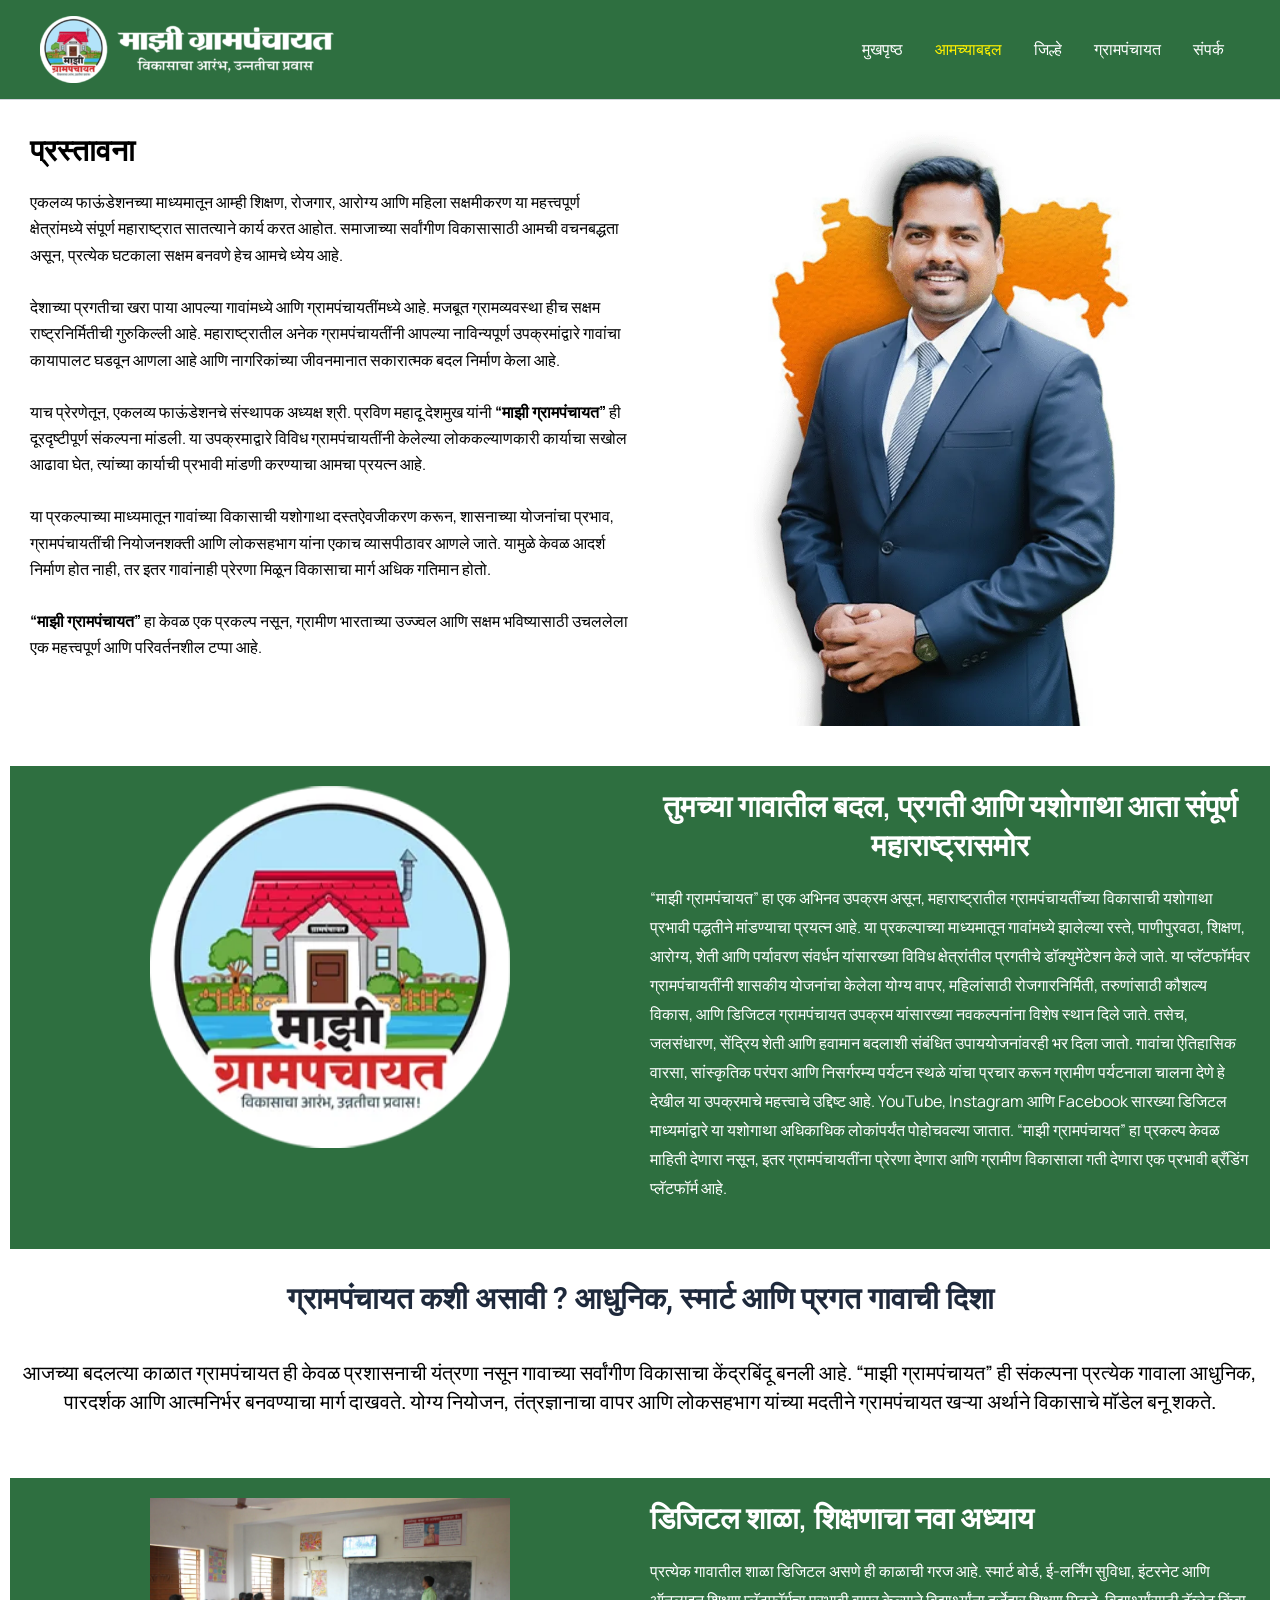
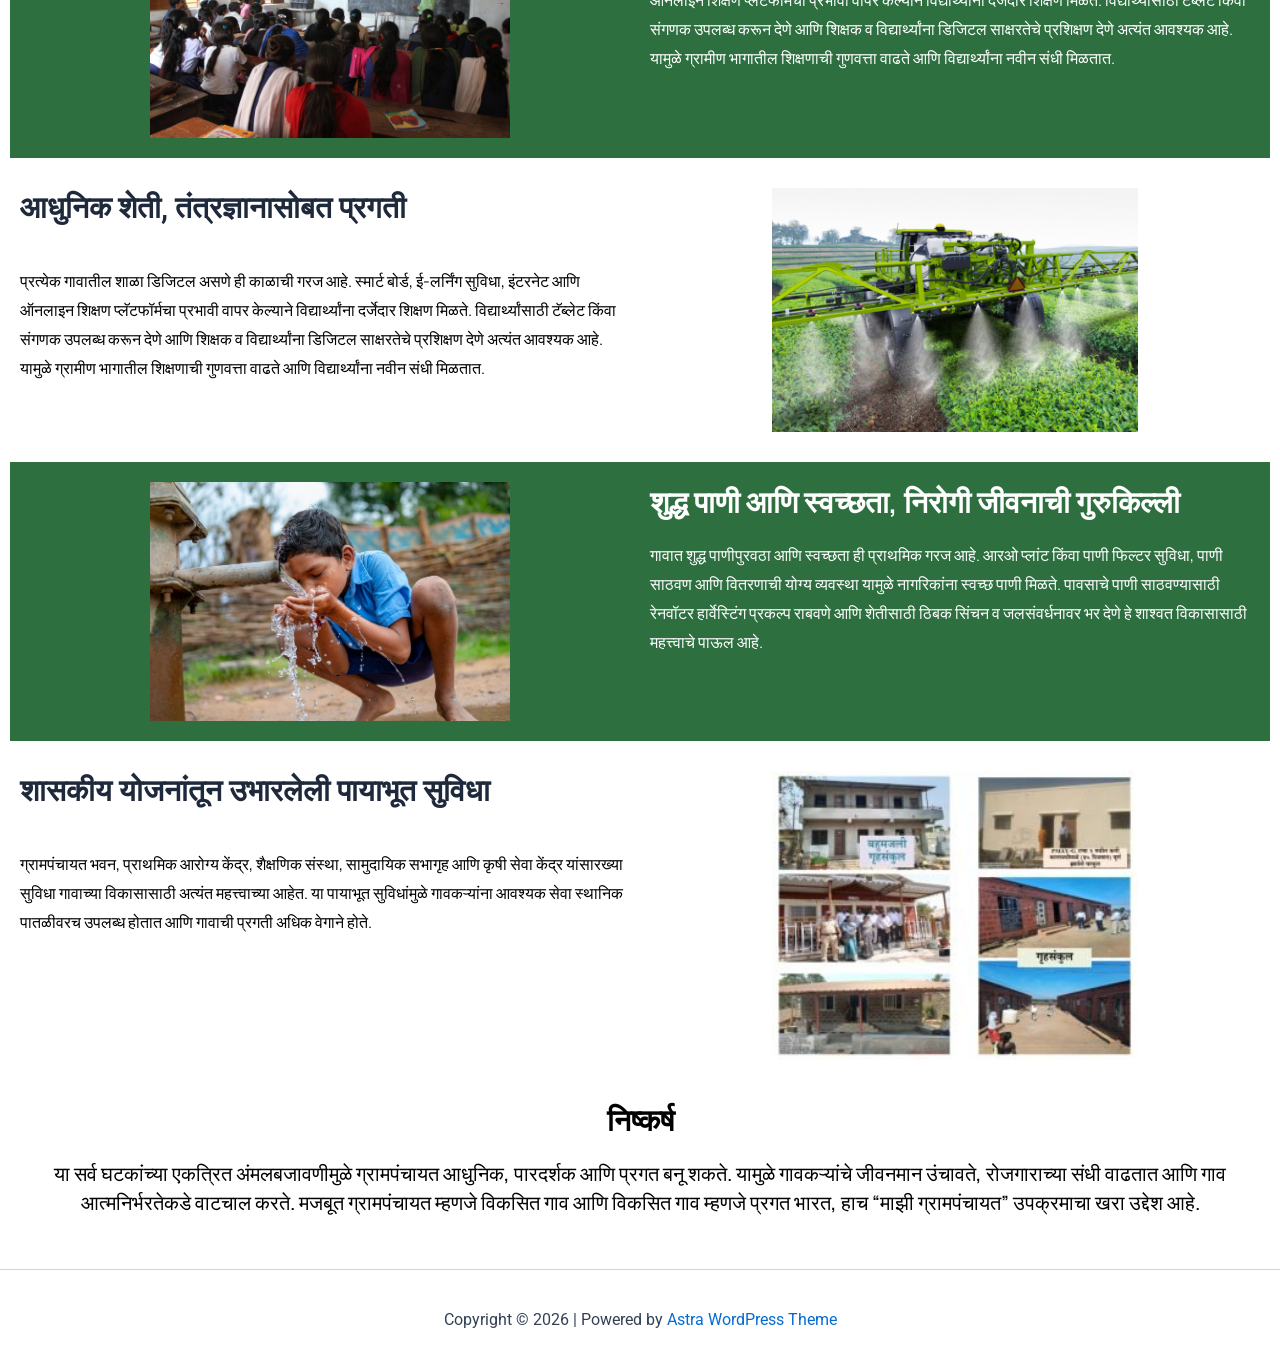
<file: about-us/index.html>
<!DOCTYPE html>
<html lang="en-US">
<head>
<meta charset="UTF-8">
<meta name="viewport" content="width=device-width, initial-scale=1">
	<link rel="profile" href="https://gmpg.org/xfn/11"> 
	<title>आमच्याबद्दल</title>
<meta name='robots' content='max-image-preview:large' />
<link rel="alternate" type="application/rss+xml" title=" &raquo; Feed" href="../feed/index.html" />
<link rel="alternate" type="application/rss+xml" title=" &raquo; Comments Feed" href="../comments/feed/index.html" />
<link rel="alternate" title="oEmbed (JSON)" type="application/json+oembed" href="../wp-json/oembed/1.0/embed%3Furl=https:%252F%252Fsienna-rhinoceros-530104.hostingersite.com%252Fabout-us%252F" />
<link rel="alternate" title="oEmbed (XML)" type="text/xml+oembed" href="../wp-json/oembed/1.0/embed%3Furl=https:%252F%252Fsienna-rhinoceros-530104.hostingersite.com%252Fabout-us%252F&amp;format=xml" />
<style id='wp-img-auto-sizes-contain-inline-css'>
img:is([sizes=auto i],[sizes^="auto," i]){contain-intrinsic-size:3000px 1500px}
/*# sourceURL=wp-img-auto-sizes-contain-inline-css */
</style>

<link rel='stylesheet' id='astra-theme-css-css' href='../wp-content/themes/astra/assets/css/minified/main.min.css%3Fver=4.12.6.css' media='all' />
<style id='astra-theme-css-inline-css'>
:root{--ast-post-nav-space:0;--ast-container-default-xlg-padding:2.5em;--ast-container-default-lg-padding:2.5em;--ast-container-default-slg-padding:2em;--ast-container-default-md-padding:2.5em;--ast-container-default-sm-padding:2.5em;--ast-container-default-xs-padding:2.4em;--ast-container-default-xxs-padding:1.8em;--ast-code-block-background:#ECEFF3;--ast-comment-inputs-background:#F9FAFB;--ast-normal-container-width:1200px;--ast-narrow-container-width:750px;--ast-blog-title-font-weight:600;--ast-blog-meta-weight:600;--ast-global-color-primary:var(--ast-global-color-4);--ast-global-color-secondary:var(--ast-global-color-5);--ast-global-color-alternate-background:var(--ast-global-color-6);--ast-global-color-subtle-background:var(--ast-global-color-7);--ast-bg-style-guide:var( --ast-global-color-secondary,--ast-global-color-5 );--ast-shadow-style-guide:0px 0px 4px 0 #00000057;--ast-global-dark-bg-style:#fff;--ast-global-dark-lfs:#fbfbfb;--ast-widget-bg-color:#fafafa;--ast-wc-container-head-bg-color:#fbfbfb;--ast-title-layout-bg:#eeeeee;--ast-search-border-color:#e7e7e7;--ast-lifter-hover-bg:#e6e6e6;--ast-gallery-block-color:#000;--srfm-color-input-label:var(--ast-global-color-2);}html{font-size:100%;}a{color:var(--ast-global-color-0);}a:hover,a:focus{color:var(--ast-global-color-1);}body,button,input,select,textarea,.ast-button,.ast-custom-button{font-family:-apple-system,BlinkMacSystemFont,Segoe UI,Roboto,Oxygen-Sans,Ubuntu,Cantarell,Helvetica Neue,sans-serif;font-weight:400;font-size:16px;font-size:1rem;line-height:var(--ast-body-line-height,1.65);}blockquote{color:var(--ast-global-color-3);}h1,h2,h3,h4,h5,h6,.entry-content :where(h1,h2,h3,h4,h5,h6),.site-title,.site-title a{font-weight:600;}.ast-site-identity .site-title a{color:var(--ast-global-color-2);}.site-title{font-size:26px;font-size:1.625rem;display:block;}header .custom-logo-link img{max-width:294px;width:294px;}.astra-logo-svg{width:294px;}.site-header .site-description{font-size:15px;font-size:0.9375rem;display:none;}.entry-title{font-size:20px;font-size:1.25rem;}.ast-blog-single-element.ast-taxonomy-container a{font-size:14px;font-size:0.875rem;}.ast-blog-meta-container{font-size:13px;font-size:0.8125rem;}.archive .ast-article-post .ast-article-inner,.blog .ast-article-post .ast-article-inner,.archive .ast-article-post .ast-article-inner:hover,.blog .ast-article-post .ast-article-inner:hover{border-top-left-radius:6px;border-top-right-radius:6px;border-bottom-right-radius:6px;border-bottom-left-radius:6px;overflow:hidden;}h1,.entry-content :where(h1){font-size:36px;font-size:2.25rem;font-weight:600;line-height:1.4em;}h2,.entry-content :where(h2){font-size:30px;font-size:1.875rem;font-weight:600;line-height:1.3em;}h3,.entry-content :where(h3){font-size:24px;font-size:1.5rem;font-weight:600;line-height:1.3em;}h4,.entry-content :where(h4){font-size:20px;font-size:1.25rem;line-height:1.2em;font-weight:600;}h5,.entry-content :where(h5){font-size:18px;font-size:1.125rem;line-height:1.2em;font-weight:600;}h6,.entry-content :where(h6){font-size:16px;font-size:1rem;line-height:1.25em;font-weight:600;}::selection{background-color:var(--ast-global-color-0);color:#ffffff;}body,h1,h2,h3,h4,h5,h6,.entry-title a,.entry-content :where(h1,h2,h3,h4,h5,h6){color:var(--ast-global-color-3);}.tagcloud a:hover,.tagcloud a:focus,.tagcloud a.current-item{color:#ffffff;border-color:var(--ast-global-color-0);background-color:var(--ast-global-color-0);}input:focus,input[type="text"]:focus,input[type="email"]:focus,input[type="url"]:focus,input[type="password"]:focus,input[type="reset"]:focus,input[type="search"]:focus,textarea:focus{border-color:var(--ast-global-color-0);}input[type="radio"]:checked,input[type=reset],input[type="checkbox"]:checked,input[type="checkbox"]:hover:checked,input[type="checkbox"]:focus:checked,input[type=range]::-webkit-slider-thumb{border-color:var(--ast-global-color-0);background-color:var(--ast-global-color-0);box-shadow:none;}.site-footer a:hover + .post-count,.site-footer a:focus + .post-count{background:var(--ast-global-color-0);border-color:var(--ast-global-color-0);}.single .nav-links .nav-previous,.single .nav-links .nav-next{color:var(--ast-global-color-0);}.entry-meta,.entry-meta *{line-height:1.45;color:var(--ast-global-color-0);}.entry-meta a:not(.ast-button):hover,.entry-meta a:not(.ast-button):hover *,.entry-meta a:not(.ast-button):focus,.entry-meta a:not(.ast-button):focus *,.page-links > .page-link,.page-links .page-link:hover,.post-navigation a:hover{color:var(--ast-global-color-1);}#cat option,.secondary .calendar_wrap thead a,.secondary .calendar_wrap thead a:visited{color:var(--ast-global-color-0);}.secondary .calendar_wrap #today,.ast-progress-val span{background:var(--ast-global-color-0);}.secondary a:hover + .post-count,.secondary a:focus + .post-count{background:var(--ast-global-color-0);border-color:var(--ast-global-color-0);}.calendar_wrap #today > a{color:#ffffff;}.page-links .page-link,.single .post-navigation a{color:var(--ast-global-color-3);}.ast-search-menu-icon .search-form button.search-submit{padding:0 4px;}.ast-search-menu-icon form.search-form{padding-right:0;}.ast-header-search .ast-search-menu-icon.ast-dropdown-active .search-form,.ast-header-search .ast-search-menu-icon.ast-dropdown-active .search-field:focus{transition:all 0.2s;}.search-form input.search-field:focus{outline:none;}.ast-mobile-header-content .ast-builder-layout-element:not(.ast-builder-menu):not(.ast-header-divider-element),.ast-mobile-popup-content .ast-builder-layout-element:not(.ast-builder-menu):not(.ast-header-divider-element){padding:15px 20px;}.ast-search-menu-icon .search-form button.search-submit:focus,.ast-theme-transparent-header .ast-header-search .ast-dropdown-active .ast-icon,.ast-theme-transparent-header .ast-inline-search .search-field:focus .ast-icon{color:var(--ast-global-color-1);}.ast-desktop .ast-header-search .slide-search .search-form{border:2px solid var(--ast-global-color-0);}.ast-header-search .slide-search .search-field{background-color:(--ast-global-dark-bg-style);}.ast-archive-title{color:var(--ast-global-color-2);}.widget-title{font-size:22px;font-size:1.375rem;color:var(--ast-global-color-2);}.single .ast-author-details .author-title{color:var(--ast-global-color-1);}.ast-single-post .entry-content a,.ast-comment-content a:not(.ast-comment-edit-reply-wrap a){text-decoration:underline;}.ast-single-post .elementor-widget-button .elementor-button,.ast-single-post .entry-content .uagb-tab a,.ast-single-post .entry-content .uagb-ifb-cta a,.ast-single-post .entry-content .uabb-module-content a,.ast-single-post .entry-content .uagb-post-grid a,.ast-single-post .entry-content .uagb-timeline a,.ast-single-post .entry-content .uagb-toc__wrap a,.ast-single-post .entry-content .uagb-taxomony-box a,.entry-content .wp-block-latest-posts > li > a,.ast-single-post .entry-content .wp-block-file__button,a.ast-post-filter-single,.ast-single-post .ast-comment-content .comment-reply-link,.ast-single-post .ast-comment-content .comment-edit-link{text-decoration:none;}.ast-search-menu-icon.slide-search a:focus-visible:focus-visible,.astra-search-icon:focus-visible,#close:focus-visible,a:focus-visible,.ast-menu-toggle:focus-visible,.site .skip-link:focus-visible,.wp-block-loginout input:focus-visible,.wp-block-search.wp-block-search__button-inside .wp-block-search__inside-wrapper,.ast-header-navigation-arrow:focus-visible,.ast-orders-table__row .ast-orders-table__cell:focus-visible,a#ast-apply-coupon:focus-visible,#ast-apply-coupon:focus-visible,#close:focus-visible,.button.search-submit:focus-visible,#search_submit:focus,.normal-search:focus-visible,.ast-header-account-wrap:focus-visible,.astra-cart-drawer-close:focus,.ast-single-variation:focus,.ast-button:focus,.ast-builder-button-wrap:has(.ast-custom-button-link:focus),.ast-builder-button-wrap .ast-custom-button-link:focus{outline-style:dotted;outline-color:inherit;outline-width:thin;}input:focus,input[type="text"]:focus,input[type="email"]:focus,input[type="url"]:focus,input[type="password"]:focus,input[type="reset"]:focus,input[type="search"]:focus,input[type="number"]:focus,textarea:focus,.wp-block-search__input:focus,[data-section="section-header-mobile-trigger"] .ast-button-wrap .ast-mobile-menu-trigger-minimal:focus,.ast-mobile-popup-drawer.active .menu-toggle-close:focus,#ast-scroll-top:focus,#coupon_code:focus,#ast-coupon-code:focus{border-style:dotted;border-color:inherit;border-width:thin;}input{outline:none;}.ast-logo-title-inline .site-logo-img{padding-right:1em;}.site-logo-img img{ transition:all 0.2s linear;}body .ast-oembed-container *{position:absolute;top:0;width:100%;height:100%;left:0;}body .wp-block-embed-pocket-casts .ast-oembed-container *{position:unset;}.ast-single-post-featured-section + article {margin-top: 2em;}.site-content .ast-single-post-featured-section img {width: 100%;overflow: hidden;object-fit: cover;}.ast-separate-container .site-content .ast-single-post-featured-section + article {margin-top: -80px;z-index: 9;position: relative;border-radius: 4px;}@media (min-width: 922px) {.ast-no-sidebar .site-content .ast-article-image-container--wide {margin-left: -120px;margin-right: -120px;max-width: unset;width: unset;}.ast-left-sidebar .site-content .ast-article-image-container--wide,.ast-right-sidebar .site-content .ast-article-image-container--wide {margin-left: -10px;margin-right: -10px;}.site-content .ast-article-image-container--full {margin-left: calc( -50vw + 50%);margin-right: calc( -50vw + 50%);max-width: 100vw;width: 100vw;}.ast-left-sidebar .site-content .ast-article-image-container--full,.ast-right-sidebar .site-content .ast-article-image-container--full {margin-left: -10px;margin-right: -10px;max-width: inherit;width: auto;}}.site > .ast-single-related-posts-container {margin-top: 0;}@media (min-width: 922px) {.ast-desktop .ast-container--narrow {max-width: var(--ast-narrow-container-width);margin: 0 auto;}}.ast-page-builder-template .hentry {margin: 0;}.ast-page-builder-template .site-content > .ast-container {max-width: 100%;padding: 0;}.ast-page-builder-template .site .site-content #primary {padding: 0;margin: 0;}.ast-page-builder-template .no-results {text-align: center;margin: 4em auto;}.ast-page-builder-template .ast-pagination {padding: 2em;}.ast-page-builder-template .entry-header.ast-no-title.ast-no-thumbnail {margin-top: 0;}.ast-page-builder-template .entry-header.ast-header-without-markup {margin-top: 0;margin-bottom: 0;}.ast-page-builder-template .entry-header.ast-no-title.ast-no-meta {margin-bottom: 0;}.ast-page-builder-template.single .post-navigation {padding-bottom: 2em;}.ast-page-builder-template.single-post .site-content > .ast-container {max-width: 100%;}.ast-page-builder-template .entry-header {margin-top: 2em;margin-left: auto;margin-right: auto;}.ast-page-builder-template .ast-archive-description {margin: 2em auto 0;padding-left: 20px;padding-right: 20px;}.ast-page-builder-template .ast-row {margin-left: 0;margin-right: 0;}.single.ast-page-builder-template .entry-header + .entry-content,.single.ast-page-builder-template .ast-single-entry-banner + .site-content article .entry-content {margin-bottom: 2em;}@media(min-width: 921px) {.ast-page-builder-template.archive.ast-right-sidebar .ast-row article,.ast-page-builder-template.archive.ast-left-sidebar .ast-row article {padding-left: 0;padding-right: 0;}}input[type="text"],input[type="number"],input[type="email"],input[type="url"],input[type="password"],input[type="search"],input[type=reset],input[type=tel],input[type=date],select,textarea{font-size:16px;font-style:normal;font-weight:400;line-height:24px;width:100%;padding:12px 16px;border-radius:4px;box-shadow:0px 1px 2px 0px rgba(0,0,0,0.05);color:var(--ast-form-input-text,#475569);}input[type="text"],input[type="number"],input[type="email"],input[type="url"],input[type="password"],input[type="search"],input[type=reset],input[type=tel],input[type=date],select{height:40px;}input[type="date"]{border-width:1px;border-style:solid;border-color:var(--ast-border-color);background:var( --ast-global-color-secondary,--ast-global-color-5 );}input[type="text"]:focus,input[type="number"]:focus,input[type="email"]:focus,input[type="url"]:focus,input[type="password"]:focus,input[type="search"]:focus,input[type=reset]:focus,input[type="tel"]:focus,input[type="date"]:focus,select:focus,textarea:focus{border-color:#046BD2;box-shadow:none;outline:none;color:var(--ast-form-input-focus-text,#475569);}label,legend{color:var(--ast-global-color-2,#111827 );font-size:14px;font-style:normal;font-weight:500;line-height:20px;}select{padding:6px 10px;}fieldset{padding:30px;border-radius:4px;}button,.ast-button,.button,input[type="button"],input[type="reset"],input[type="submit"],a:where(.wp-block-button__link){border-radius:4px;box-shadow:0px 1px 2px 0px rgba(0,0,0,0.05);}:root{--ast-comment-inputs-background:#FFF;}::placeholder{color:var(--ast-form-field-color,#9CA3AF);}::-ms-input-placeholder{color:var(--ast-form-field-color,#9CA3AF);}@media (max-width:921.9px){#ast-desktop-header{display:none;}}@media (min-width:922px){#ast-mobile-header{display:none;}}.wp-block-buttons.aligncenter{justify-content:center;}@media (max-width:921px){.ast-theme-transparent-header #primary,.ast-theme-transparent-header #secondary{padding:0;}}@media (max-width:921px){.ast-plain-container.ast-no-sidebar #primary{padding:0;}}.ast-plain-container.ast-no-sidebar #primary{margin-top:0;margin-bottom:0;}.wp-block-button.is-style-outline .wp-block-button__link{border-color:var(--ast-global-color-0);}div.wp-block-button.is-style-outline > .wp-block-button__link:not(.has-text-color),div.wp-block-button.wp-block-button__link.is-style-outline:not(.has-text-color){color:var(--ast-global-color-0);}.wp-block-button.is-style-outline .wp-block-button__link:hover,.wp-block-buttons .wp-block-button.is-style-outline .wp-block-button__link:focus,.wp-block-buttons .wp-block-button.is-style-outline > .wp-block-button__link:not(.has-text-color):hover,.wp-block-buttons .wp-block-button.wp-block-button__link.is-style-outline:not(.has-text-color):hover{color:#ffffff;background-color:var(--ast-global-color-1);border-color:var(--ast-global-color-1);}.post-page-numbers.current .page-link,.ast-pagination .page-numbers.current{color:#ffffff;border-color:var(--ast-global-color-0);background-color:var(--ast-global-color-0);}.wp-block-buttons .wp-block-button.is-style-outline .wp-block-button__link.wp-element-button,.ast-outline-button,.wp-block-uagb-buttons-child .uagb-buttons-repeater.ast-outline-button{border-color:var(--ast-global-color-0);border-top-width:2px;border-right-width:2px;border-bottom-width:2px;border-left-width:2px;font-family:inherit;font-weight:500;font-size:16px;font-size:1rem;line-height:1em;padding-top:13px;padding-right:30px;padding-bottom:13px;padding-left:30px;}.wp-block-buttons .wp-block-button.is-style-outline > .wp-block-button__link:not(.has-text-color),.wp-block-buttons .wp-block-button.wp-block-button__link.is-style-outline:not(.has-text-color),.ast-outline-button{color:var(--ast-global-color-0);}.wp-block-button.is-style-outline .wp-block-button__link:hover,.wp-block-buttons .wp-block-button.is-style-outline .wp-block-button__link:focus,.wp-block-buttons .wp-block-button.is-style-outline > .wp-block-button__link:not(.has-text-color):hover,.wp-block-buttons .wp-block-button.wp-block-button__link.is-style-outline:not(.has-text-color):hover,.ast-outline-button:hover,.ast-outline-button:focus,.wp-block-uagb-buttons-child .uagb-buttons-repeater.ast-outline-button:hover,.wp-block-uagb-buttons-child .uagb-buttons-repeater.ast-outline-button:focus{color:#ffffff;background-color:var(--ast-global-color-1);border-color:var(--ast-global-color-1);}.ast-single-post .entry-content a.ast-outline-button,.ast-single-post .entry-content .is-style-outline>.wp-block-button__link{text-decoration:none;}.wp-block-button .wp-block-button__link.wp-element-button.is-style-outline:not(.has-background),.wp-block-button.is-style-outline>.wp-block-button__link.wp-element-button:not(.has-background),.ast-outline-button{background-color:transparent;}.uagb-buttons-repeater.ast-outline-button{border-radius:9999px;}@media (max-width:921px){.wp-block-buttons .wp-block-button.is-style-outline .wp-block-button__link.wp-element-button,.ast-outline-button,.wp-block-uagb-buttons-child .uagb-buttons-repeater.ast-outline-button{padding-top:12px;padding-right:28px;padding-bottom:12px;padding-left:28px;}}@media (max-width:544px){.wp-block-buttons .wp-block-button.is-style-outline .wp-block-button__link.wp-element-button,.ast-outline-button,.wp-block-uagb-buttons-child .uagb-buttons-repeater.ast-outline-button{padding-top:10px;padding-right:24px;padding-bottom:10px;padding-left:24px;}}.entry-content[data-ast-blocks-layout] > figure{margin-bottom:1em;}h1.widget-title{font-weight:600;}h2.widget-title{font-weight:600;}h3.widget-title{font-weight:600;}.elementor-widget-container .elementor-loop-container .e-loop-item[data-elementor-type="loop-item"]{width:100%;} .content-area .elementor-widget-theme-post-content h1,.content-area .elementor-widget-theme-post-content h2,.content-area .elementor-widget-theme-post-content h3,.content-area .elementor-widget-theme-post-content h4,.content-area .elementor-widget-theme-post-content h5,.content-area .elementor-widget-theme-post-content h6{margin-top:1.5em;margin-bottom:calc(0.3em + 10px);}#page{display:flex;flex-direction:column;min-height:100vh;}.ast-404-layout-1 h1.page-title{color:var(--ast-global-color-2);}.single .post-navigation a{line-height:1em;height:inherit;}.error-404 .page-sub-title{font-size:1.5rem;font-weight:inherit;}.search .site-content .content-area .search-form{margin-bottom:0;}#page .site-content{flex-grow:1;}.widget{margin-bottom:1.25em;}#secondary li{line-height:1.5em;}#secondary .wp-block-group h2{margin-bottom:0.7em;}#secondary h2{font-size:1.7rem;}.ast-separate-container .ast-article-post,.ast-separate-container .ast-article-single,.ast-separate-container .comment-respond{padding:3em;}.ast-separate-container .ast-article-single .ast-article-single{padding:0;}.ast-article-single .wp-block-post-template-is-layout-grid{padding-left:0;}.ast-separate-container .comments-title,.ast-narrow-container .comments-title{padding:1.5em 2em;}.ast-page-builder-template .comment-form-textarea,.ast-comment-formwrap .ast-grid-common-col{padding:0;}.ast-comment-formwrap{padding:0;display:inline-flex;column-gap:20px;width:100%;margin-left:0;margin-right:0;}.comments-area textarea#comment:focus,.comments-area textarea#comment:active,.comments-area .ast-comment-formwrap input[type="text"]:focus,.comments-area .ast-comment-formwrap input[type="text"]:active {box-shadow:none;outline:none;}.archive.ast-page-builder-template .entry-header{margin-top:2em;}.ast-page-builder-template .ast-comment-formwrap{width:100%;}.entry-title{margin-bottom:0.6em;}.ast-archive-description p{font-size:inherit;font-weight:inherit;line-height:inherit;}.ast-separate-container .ast-comment-list li.depth-1,.hentry{margin-bottom:1.5em;}.site-content section.ast-archive-description{margin-bottom:2em;}@media (min-width:921px){.ast-left-sidebar.ast-page-builder-template #secondary,.archive.ast-right-sidebar.ast-page-builder-template .site-main{padding-left:20px;padding-right:20px;}}@media (max-width:544px){.ast-comment-formwrap.ast-row{column-gap:10px;display:inline-block;}#ast-commentform .ast-grid-common-col{position:relative;width:100%;}}@media (min-width:1201px){.ast-separate-container .ast-article-post,.ast-separate-container .ast-article-single,.ast-separate-container .ast-author-box,.ast-separate-container .ast-404-layout-1,.ast-separate-container .no-results{padding:3em;}} .content-area .elementor-widget-theme-post-content h1,.content-area .elementor-widget-theme-post-content h2,.content-area .elementor-widget-theme-post-content h3,.content-area .elementor-widget-theme-post-content h4,.content-area .elementor-widget-theme-post-content h5,.content-area .elementor-widget-theme-post-content h6{margin-top:1.5em;margin-bottom:calc(0.3em + 10px);}.elementor-loop-container .e-loop-item,.elementor-loop-container .ast-separate-container .ast-article-post,.elementor-loop-container .ast-separate-container .ast-article-single,.elementor-loop-container .ast-separate-container .comment-respond{padding:0px;}@media (max-width:921px){.ast-left-sidebar #content > .ast-container{display:flex;flex-direction:column-reverse;width:100%;}}@media (min-width:922px){.ast-separate-container.ast-right-sidebar #primary,.ast-separate-container.ast-left-sidebar #primary{border:0;}.search-no-results.ast-separate-container #primary{margin-bottom:4em;}}.wp-block-button .wp-block-button__link{color:#ffffff;}.wp-block-button .wp-block-button__link:hover,.wp-block-button .wp-block-button__link:focus{color:#ffffff;background-color:var(--ast-global-color-1);border-color:var(--ast-global-color-1);}.elementor-widget-heading h1.elementor-heading-title{line-height:1.4em;}.elementor-widget-heading h2.elementor-heading-title{line-height:1.3em;}.elementor-widget-heading h3.elementor-heading-title{line-height:1.3em;}.elementor-widget-heading h4.elementor-heading-title{line-height:1.2em;}.elementor-widget-heading h5.elementor-heading-title{line-height:1.2em;}.elementor-widget-heading h6.elementor-heading-title{line-height:1.25em;}.wp-block-button .wp-block-button__link,.wp-block-search .wp-block-search__button,body .wp-block-file .wp-block-file__button{border-color:var(--ast-global-color-0);background-color:var(--ast-global-color-0);color:#ffffff;font-family:inherit;font-weight:500;line-height:1em;font-size:16px;font-size:1rem;padding-top:15px;padding-right:30px;padding-bottom:15px;padding-left:30px;}.ast-single-post .entry-content .wp-block-button .wp-block-button__link,.ast-single-post .entry-content .wp-block-search .wp-block-search__button,body .entry-content .wp-block-file .wp-block-file__button{text-decoration:none;}@media (max-width:921px){.wp-block-button .wp-block-button__link,.wp-block-search .wp-block-search__button,body .wp-block-file .wp-block-file__button{padding-top:14px;padding-right:28px;padding-bottom:14px;padding-left:28px;}}@media (max-width:544px){.wp-block-button .wp-block-button__link,.wp-block-search .wp-block-search__button,body .wp-block-file .wp-block-file__button{padding-top:12px;padding-right:24px;padding-bottom:12px;padding-left:24px;}}.menu-toggle,button,.ast-button,.ast-custom-button,.button,input#submit,input[type="button"],input[type="submit"],input[type="reset"],#comments .submit,.search .search-submit,form[CLASS*="wp-block-search__"].wp-block-search .wp-block-search__inside-wrapper .wp-block-search__button,body .wp-block-file .wp-block-file__button,.search .search-submit{border-style:solid;border-top-width:0;border-right-width:0;border-left-width:0;border-bottom-width:0;color:#ffffff;border-color:var(--ast-global-color-0);background-color:var(--ast-global-color-0);padding-top:15px;padding-right:30px;padding-bottom:15px;padding-left:30px;font-family:inherit;font-weight:500;font-size:16px;font-size:1rem;line-height:1em;}button:focus,.menu-toggle:hover,button:hover,.ast-button:hover,.ast-custom-button:hover .button:hover,.ast-custom-button:hover ,input[type=reset]:hover,input[type=reset]:focus,input#submit:hover,input#submit:focus,input[type="button"]:hover,input[type="button"]:focus,input[type="submit"]:hover,input[type="submit"]:focus,form[CLASS*="wp-block-search__"].wp-block-search .wp-block-search__inside-wrapper .wp-block-search__button:hover,form[CLASS*="wp-block-search__"].wp-block-search .wp-block-search__inside-wrapper .wp-block-search__button:focus,body .wp-block-file .wp-block-file__button:hover,body .wp-block-file .wp-block-file__button:focus{color:#ffffff;background-color:var(--ast-global-color-1);border-color:var(--ast-global-color-1);}form[CLASS*="wp-block-search__"].wp-block-search .wp-block-search__inside-wrapper .wp-block-search__button.has-icon{padding-top:calc(15px - 3px);padding-right:calc(30px - 3px);padding-bottom:calc(15px - 3px);padding-left:calc(30px - 3px);}@media (max-width:921px){.menu-toggle,button,.ast-button,.ast-custom-button,.button,input#submit,input[type="button"],input[type="submit"],input[type="reset"],#comments .submit,.search .search-submit,form[CLASS*="wp-block-search__"].wp-block-search .wp-block-search__inside-wrapper .wp-block-search__button,body .wp-block-file .wp-block-file__button,.search .search-submit{padding-top:14px;padding-right:28px;padding-bottom:14px;padding-left:28px;}}@media (max-width:544px){.menu-toggle,button,.ast-button,.ast-custom-button,.button,input#submit,input[type="button"],input[type="submit"],input[type="reset"],#comments .submit,.search .search-submit,form[CLASS*="wp-block-search__"].wp-block-search .wp-block-search__inside-wrapper .wp-block-search__button,body .wp-block-file .wp-block-file__button,.search .search-submit{padding-top:12px;padding-right:24px;padding-bottom:12px;padding-left:24px;}}@media (max-width:921px){.ast-mobile-header-stack .main-header-bar .ast-search-menu-icon{display:inline-block;}.ast-header-break-point.ast-header-custom-item-outside .ast-mobile-header-stack .main-header-bar .ast-search-icon{margin:0;}.ast-comment-avatar-wrap img{max-width:2.5em;}.ast-comment-meta{padding:0 1.8888em 1.3333em;}}@media (min-width:544px){.ast-container{max-width:100%;}}@media (max-width:544px){.ast-separate-container .ast-article-post,.ast-separate-container .ast-article-single,.ast-separate-container .comments-title,.ast-separate-container .ast-archive-description{padding:1.5em 1em;}.ast-separate-container #content .ast-container{padding-left:0.54em;padding-right:0.54em;}.ast-separate-container .ast-comment-list .bypostauthor{padding:.5em;}.ast-search-menu-icon.ast-dropdown-active .search-field{width:170px;}} #ast-mobile-header .ast-site-header-cart-li a{pointer-events:none;}.ast-separate-container{background-color:var(--ast-global-color-5);}@media (max-width:921px){.site-title{display:block;}.site-header .site-description{display:none;}h1,.entry-content :where(h1){font-size:30px;font-size:1.875rem;}h2,.entry-content :where(h2){font-size:25px;font-size:1.5625rem;}h3,.entry-content :where(h3){font-size:20px;font-size:1.25rem;}}@media (max-width:544px){.site-title{display:block;}.site-header .site-description{display:none;}h1,.entry-content :where(h1){font-size:30px;font-size:1.875rem;}h2,.entry-content :where(h2){font-size:25px;font-size:1.5625rem;}h3,.entry-content :where(h3){font-size:20px;font-size:1.25rem;}}@media (max-width:921px){html{font-size:91.2%;}}@media (max-width:544px){html{font-size:91.2%;}}@media (min-width:922px){.ast-container{max-width:1240px;}}@media (min-width:922px){.site-content .ast-container{display:flex;}}@media (max-width:921px){.site-content .ast-container{flex-direction:column;}}.entry-content :where(h1,h2,h3,h4,h5,h6){clear:none;}@media (min-width:922px){.main-header-menu .sub-menu .menu-item.ast-left-align-sub-menu:hover > .sub-menu,.main-header-menu .sub-menu .menu-item.ast-left-align-sub-menu.focus > .sub-menu{margin-left:-0px;}}.entry-content li > p{margin-bottom:0;}.site .comments-area{padding-bottom:2em;margin-top:2em;}.wp-block-file {display: flex;align-items: center;flex-wrap: wrap;justify-content: space-between;}.wp-block-pullquote {border: none;}.wp-block-pullquote blockquote::before {content: "\201D";font-family: "Helvetica",sans-serif;display: flex;transform: rotate( 180deg );font-size: 6rem;font-style: normal;line-height: 1;font-weight: bold;align-items: center;justify-content: center;}.has-text-align-right > blockquote::before {justify-content: flex-start;}.has-text-align-left > blockquote::before {justify-content: flex-end;}figure.wp-block-pullquote.is-style-solid-color blockquote {max-width: 100%;text-align: inherit;}:root {--wp--custom--ast-default-block-top-padding: 3em;--wp--custom--ast-default-block-right-padding: 3em;--wp--custom--ast-default-block-bottom-padding: 3em;--wp--custom--ast-default-block-left-padding: 3em;--wp--custom--ast-container-width: 1200px;--wp--custom--ast-content-width-size: 1200px;--wp--custom--ast-wide-width-size: calc(1200px + var(--wp--custom--ast-default-block-left-padding) + var(--wp--custom--ast-default-block-right-padding));}.ast-narrow-container {--wp--custom--ast-content-width-size: 750px;--wp--custom--ast-wide-width-size: 750px;}@media(max-width: 921px) {:root {--wp--custom--ast-default-block-top-padding: 3em;--wp--custom--ast-default-block-right-padding: 2em;--wp--custom--ast-default-block-bottom-padding: 3em;--wp--custom--ast-default-block-left-padding: 2em;}}@media(max-width: 544px) {:root {--wp--custom--ast-default-block-top-padding: 3em;--wp--custom--ast-default-block-right-padding: 1.5em;--wp--custom--ast-default-block-bottom-padding: 3em;--wp--custom--ast-default-block-left-padding: 1.5em;}}.entry-content > .wp-block-group,.entry-content > .wp-block-cover,.entry-content > .wp-block-columns {padding-top: var(--wp--custom--ast-default-block-top-padding);padding-right: var(--wp--custom--ast-default-block-right-padding);padding-bottom: var(--wp--custom--ast-default-block-bottom-padding);padding-left: var(--wp--custom--ast-default-block-left-padding);}.ast-plain-container.ast-no-sidebar .entry-content > .alignfull,.ast-page-builder-template .ast-no-sidebar .entry-content > .alignfull {margin-left: calc( -50vw + 50%);margin-right: calc( -50vw + 50%);max-width: 100vw;width: 100vw;}.ast-plain-container.ast-no-sidebar .entry-content .alignfull .alignfull,.ast-page-builder-template.ast-no-sidebar .entry-content .alignfull .alignfull,.ast-plain-container.ast-no-sidebar .entry-content .alignfull .alignwide,.ast-page-builder-template.ast-no-sidebar .entry-content .alignfull .alignwide,.ast-plain-container.ast-no-sidebar .entry-content .alignwide .alignfull,.ast-page-builder-template.ast-no-sidebar .entry-content .alignwide .alignfull,.ast-plain-container.ast-no-sidebar .entry-content .alignwide .alignwide,.ast-page-builder-template.ast-no-sidebar .entry-content .alignwide .alignwide,.ast-plain-container.ast-no-sidebar .entry-content .wp-block-column .alignfull,.ast-page-builder-template.ast-no-sidebar .entry-content .wp-block-column .alignfull,.ast-plain-container.ast-no-sidebar .entry-content .wp-block-column .alignwide,.ast-page-builder-template.ast-no-sidebar .entry-content .wp-block-column .alignwide {margin-left: auto;margin-right: auto;width: 100%;}[data-ast-blocks-layout] .wp-block-separator:not(.is-style-dots) {height: 0;}[data-ast-blocks-layout] .wp-block-separator {margin: 20px auto;}[data-ast-blocks-layout] .wp-block-separator:not(.is-style-wide):not(.is-style-dots) {max-width: 100px;}[data-ast-blocks-layout] .wp-block-separator.has-background {padding: 0;}.entry-content[data-ast-blocks-layout] > * {max-width: var(--wp--custom--ast-content-width-size);margin-left: auto;margin-right: auto;}.entry-content[data-ast-blocks-layout] > .alignwide {max-width: var(--wp--custom--ast-wide-width-size);}.entry-content[data-ast-blocks-layout] .alignfull {max-width: none;}.entry-content .wp-block-columns {margin-bottom: 0;}blockquote {margin: 1.5em;border-color: rgba(0,0,0,0.05);}.wp-block-quote:not(.has-text-align-right):not(.has-text-align-center) {border-left: 5px solid rgba(0,0,0,0.05);}.has-text-align-right > blockquote,blockquote.has-text-align-right {border-right: 5px solid rgba(0,0,0,0.05);}.has-text-align-left > blockquote,blockquote.has-text-align-left {border-left: 5px solid rgba(0,0,0,0.05);}.wp-block-site-tagline,.wp-block-latest-posts .read-more {margin-top: 15px;}.wp-block-loginout p label {display: block;}.wp-block-loginout p:not(.login-remember):not(.login-submit) input {width: 100%;}.wp-block-loginout input:focus {border-color: transparent;}.wp-block-loginout input:focus {outline: thin dotted;}.entry-content .wp-block-media-text .wp-block-media-text__content {padding: 0 0 0 8%;}.entry-content .wp-block-media-text.has-media-on-the-right .wp-block-media-text__content {padding: 0 8% 0 0;}.entry-content .wp-block-media-text.has-background .wp-block-media-text__content {padding: 8%;}.entry-content .wp-block-cover:not([class*="background-color"]):not(.has-text-color.has-link-color) .wp-block-cover__inner-container,.entry-content .wp-block-cover:not([class*="background-color"]) .wp-block-cover-image-text,.entry-content .wp-block-cover:not([class*="background-color"]) .wp-block-cover-text,.entry-content .wp-block-cover-image:not([class*="background-color"]) .wp-block-cover__inner-container,.entry-content .wp-block-cover-image:not([class*="background-color"]) .wp-block-cover-image-text,.entry-content .wp-block-cover-image:not([class*="background-color"]) .wp-block-cover-text {color: var(--ast-global-color-primary,var(--ast-global-color-5));}.wp-block-loginout .login-remember input {width: 1.1rem;height: 1.1rem;margin: 0 5px 4px 0;vertical-align: middle;}.wp-block-latest-posts > li > *:first-child,.wp-block-latest-posts:not(.is-grid) > li:first-child {margin-top: 0;}.entry-content > .wp-block-buttons,.entry-content > .wp-block-uagb-buttons {margin-bottom: 1.5em;}.wp-block-search__inside-wrapper .wp-block-search__input {padding: 0 10px;color: var(--ast-global-color-3);background: var(--ast-global-color-primary,var(--ast-global-color-5));border-color: var(--ast-border-color);}.wp-block-latest-posts .read-more {margin-bottom: 1.5em;}.wp-block-search__no-button .wp-block-search__inside-wrapper .wp-block-search__input {padding-top: 5px;padding-bottom: 5px;}.wp-block-latest-posts .wp-block-latest-posts__post-date,.wp-block-latest-posts .wp-block-latest-posts__post-author {font-size: 1rem;}.wp-block-latest-posts > li > *,.wp-block-latest-posts:not(.is-grid) > li {margin-top: 12px;margin-bottom: 12px;}.ast-page-builder-template .entry-content[data-ast-blocks-layout] > .alignwide:where(:not(.uagb-is-root-container):not(.spectra-is-root-container)) > * {max-width: var(--wp--custom--ast-wide-width-size);}.ast-page-builder-template .entry-content[data-ast-blocks-layout] > .inherit-container-width > *,.ast-page-builder-template .entry-content[data-ast-blocks-layout] > *:not(.wp-block-group):where(:not(.uagb-is-root-container):not(.spectra-is-root-container)) > *,.entry-content[data-ast-blocks-layout] > .wp-block-cover .wp-block-cover__inner-container {max-width: none ;margin-left: auto;margin-right: auto;}.ast-page-builder-template .entry-content[data-ast-blocks-layout] > *,.ast-page-builder-template .entry-content[data-ast-blocks-layout] > .alignfull:where(:not(.wp-block-group):not(.uagb-is-root-container):not(.spectra-is-root-container)) > * {max-width: none;}.entry-content[data-ast-blocks-layout] .wp-block-cover:not(.alignleft):not(.alignright) {width: auto;}@media(max-width: 1200px) {.ast-separate-container .entry-content > .alignfull,.ast-separate-container .entry-content[data-ast-blocks-layout] > .alignwide,.ast-plain-container .entry-content[data-ast-blocks-layout] > .alignwide,.ast-plain-container .entry-content .alignfull {margin-left: calc(-1 * min(var(--ast-container-default-xlg-padding),20px)) ;margin-right: calc(-1 * min(var(--ast-container-default-xlg-padding),20px));}}@media(min-width: 1201px) {.ast-separate-container .entry-content > .alignfull {margin-left: calc(-1 * var(--ast-container-default-xlg-padding) );margin-right: calc(-1 * var(--ast-container-default-xlg-padding) );}.ast-separate-container .entry-content[data-ast-blocks-layout] > .alignwide,.ast-plain-container .entry-content[data-ast-blocks-layout] > .alignwide {margin-left: auto;margin-right: auto;}}@media(min-width: 921px) {.ast-separate-container .entry-content .wp-block-group.alignwide:not(.inherit-container-width) > :where(:not(.alignleft):not(.alignright)),.ast-plain-container .entry-content .wp-block-group.alignwide:not(.inherit-container-width) > :where(:not(.alignleft):not(.alignright)) {max-width: calc( var(--wp--custom--ast-content-width-size) + 80px );}.ast-plain-container.ast-right-sidebar .entry-content[data-ast-blocks-layout] .alignfull,.ast-plain-container.ast-left-sidebar .entry-content[data-ast-blocks-layout] .alignfull {margin-left: -60px;margin-right: -60px;}}@media(min-width: 544px) {.entry-content > .alignleft {margin-right: 20px;}.entry-content > .alignright {margin-left: 20px;}}@media (max-width:544px){.wp-block-columns .wp-block-column:not(:last-child){margin-bottom:20px;}.wp-block-latest-posts{margin:0;}}@media( max-width: 600px ) {.entry-content .wp-block-media-text .wp-block-media-text__content,.entry-content .wp-block-media-text.has-media-on-the-right .wp-block-media-text__content {padding: 8% 0 0;}.entry-content .wp-block-media-text.has-background .wp-block-media-text__content {padding: 8%;}}.ast-page-builder-template .entry-header {padding-left: 0;}.ast-narrow-container .site-content .wp-block-uagb-image--align-full .wp-block-uagb-image__figure {max-width: 100%;margin-left: auto;margin-right: auto;}.entry-content ul,.entry-content ol {padding: revert;margin: revert;padding-left: 20px;}.entry-content ul.wc-block-product-template{padding: 0;}:root .has-ast-global-color-0-color{color:var(--ast-global-color-0);}:root .has-ast-global-color-0-background-color{background-color:var(--ast-global-color-0);}:root .wp-block-button .has-ast-global-color-0-color{color:var(--ast-global-color-0);}:root .wp-block-button .has-ast-global-color-0-background-color{background-color:var(--ast-global-color-0);}:root .has-ast-global-color-1-color{color:var(--ast-global-color-1);}:root .has-ast-global-color-1-background-color{background-color:var(--ast-global-color-1);}:root .wp-block-button .has-ast-global-color-1-color{color:var(--ast-global-color-1);}:root .wp-block-button .has-ast-global-color-1-background-color{background-color:var(--ast-global-color-1);}:root .has-ast-global-color-2-color{color:var(--ast-global-color-2);}:root .has-ast-global-color-2-background-color{background-color:var(--ast-global-color-2);}:root .wp-block-button .has-ast-global-color-2-color{color:var(--ast-global-color-2);}:root .wp-block-button .has-ast-global-color-2-background-color{background-color:var(--ast-global-color-2);}:root .has-ast-global-color-3-color{color:var(--ast-global-color-3);}:root .has-ast-global-color-3-background-color{background-color:var(--ast-global-color-3);}:root .wp-block-button .has-ast-global-color-3-color{color:var(--ast-global-color-3);}:root .wp-block-button .has-ast-global-color-3-background-color{background-color:var(--ast-global-color-3);}:root .has-ast-global-color-4-color{color:var(--ast-global-color-4);}:root .has-ast-global-color-4-background-color{background-color:var(--ast-global-color-4);}:root .wp-block-button .has-ast-global-color-4-color{color:var(--ast-global-color-4);}:root .wp-block-button .has-ast-global-color-4-background-color{background-color:var(--ast-global-color-4);}:root .has-ast-global-color-5-color{color:var(--ast-global-color-5);}:root .has-ast-global-color-5-background-color{background-color:var(--ast-global-color-5);}:root .wp-block-button .has-ast-global-color-5-color{color:var(--ast-global-color-5);}:root .wp-block-button .has-ast-global-color-5-background-color{background-color:var(--ast-global-color-5);}:root .has-ast-global-color-6-color{color:var(--ast-global-color-6);}:root .has-ast-global-color-6-background-color{background-color:var(--ast-global-color-6);}:root .wp-block-button .has-ast-global-color-6-color{color:var(--ast-global-color-6);}:root .wp-block-button .has-ast-global-color-6-background-color{background-color:var(--ast-global-color-6);}:root .has-ast-global-color-7-color{color:var(--ast-global-color-7);}:root .has-ast-global-color-7-background-color{background-color:var(--ast-global-color-7);}:root .wp-block-button .has-ast-global-color-7-color{color:var(--ast-global-color-7);}:root .wp-block-button .has-ast-global-color-7-background-color{background-color:var(--ast-global-color-7);}:root .has-ast-global-color-8-color{color:var(--ast-global-color-8);}:root .has-ast-global-color-8-background-color{background-color:var(--ast-global-color-8);}:root .wp-block-button .has-ast-global-color-8-color{color:var(--ast-global-color-8);}:root .wp-block-button .has-ast-global-color-8-background-color{background-color:var(--ast-global-color-8);}:root{--ast-global-color-0:#046bd2;--ast-global-color-1:#045cb4;--ast-global-color-2:#1e293b;--ast-global-color-3:#334155;--ast-global-color-4:#FFFFFF;--ast-global-color-5:#F0F5FA;--ast-global-color-6:#111111;--ast-global-color-7:#D1D5DB;--ast-global-color-8:#111111;}:root {--ast-border-color : var(--ast-global-color-7);}.ast-single-entry-banner {-js-display: flex;display: flex;flex-direction: column;justify-content: center;text-align: center;position: relative;background: var(--ast-title-layout-bg);}.ast-single-entry-banner[data-banner-layout="layout-1"] {max-width: 1200px;background: inherit;padding: 20px 0;}.ast-single-entry-banner[data-banner-width-type="custom"] {margin: 0 auto;width: 100%;}.ast-single-entry-banner + .site-content .entry-header {margin-bottom: 0;}.site .ast-author-avatar {--ast-author-avatar-size: ;}a.ast-underline-text {text-decoration: underline;}.ast-container > .ast-terms-link {position: relative;display: block;}a.ast-button.ast-badge-tax {padding: 4px 8px;border-radius: 3px;font-size: inherit;}header.entry-header{text-align:left;}header.entry-header .entry-title{font-weight:600;font-size:32px;font-size:2rem;}header.entry-header > *:not(:last-child){margin-bottom:10px;}header.entry-header .post-thumb-img-content{text-align:center;}header.entry-header .post-thumb img,.ast-single-post-featured-section.post-thumb img{aspect-ratio:16/9;width:100%;height:100%;}@media (max-width:921px){header.entry-header{text-align:left;}}@media (max-width:544px){header.entry-header{text-align:left;}}.ast-archive-entry-banner {-js-display: flex;display: flex;flex-direction: column;justify-content: center;text-align: center;position: relative;background: var(--ast-title-layout-bg);}.ast-archive-entry-banner[data-banner-width-type="custom"] {margin: 0 auto;width: 100%;}.ast-archive-entry-banner[data-banner-layout="layout-1"] {background: inherit;padding: 20px 0;text-align: left;}body.archive .ast-archive-description{max-width:1200px;width:100%;text-align:left;padding-top:3em;padding-right:3em;padding-bottom:3em;padding-left:3em;}body.archive .ast-archive-description .ast-archive-title,body.archive .ast-archive-description .ast-archive-title *{font-weight:600;font-size:32px;font-size:2rem;}body.archive .ast-archive-description > *:not(:last-child){margin-bottom:10px;}@media (max-width:921px){body.archive .ast-archive-description{text-align:left;}}@media (max-width:544px){body.archive .ast-archive-description{text-align:left;}}.ast-breadcrumbs .trail-browse,.ast-breadcrumbs .trail-items,.ast-breadcrumbs .trail-items li{display:inline-block;margin:0;padding:0;border:none;background:inherit;text-indent:0;text-decoration:none;}.ast-breadcrumbs .trail-browse{font-size:inherit;font-style:inherit;font-weight:inherit;color:inherit;}.ast-breadcrumbs .trail-items{list-style:none;}.trail-items li::after{padding:0 0.3em;content:"\00bb";}.trail-items li:last-of-type::after{display:none;}h1,h2,h3,h4,h5,h6,.entry-content :where(h1,h2,h3,h4,h5,h6){color:var(--ast-global-color-2);}.entry-title a{color:var(--ast-global-color-2);}@media (max-width:921px){.ast-builder-grid-row-container.ast-builder-grid-row-tablet-3-firstrow .ast-builder-grid-row > *:first-child,.ast-builder-grid-row-container.ast-builder-grid-row-tablet-3-lastrow .ast-builder-grid-row > *:last-child{grid-column:1 / -1;}}@media (max-width:544px){.ast-builder-grid-row-container.ast-builder-grid-row-mobile-3-firstrow .ast-builder-grid-row > *:first-child,.ast-builder-grid-row-container.ast-builder-grid-row-mobile-3-lastrow .ast-builder-grid-row > *:last-child{grid-column:1 / -1;}}.ast-builder-layout-element[data-section="title_tagline"]{display:flex;}@media (max-width:921px){.ast-header-break-point .ast-builder-layout-element[data-section="title_tagline"]{display:flex;}}@media (max-width:544px){.ast-header-break-point .ast-builder-layout-element[data-section="title_tagline"]{display:flex;}}.ast-builder-menu-1{font-family:inherit;font-weight:inherit;}.ast-builder-menu-1 .menu-item > .menu-link{color:#ffffff;}.ast-builder-menu-1 .menu-item > .ast-menu-toggle{color:#ffffff;}.ast-builder-menu-1 .menu-item:hover > .menu-link,.ast-builder-menu-1 .inline-on-mobile .menu-item:hover > .ast-menu-toggle{color:#59ff67;}.ast-builder-menu-1 .menu-item:hover > .ast-menu-toggle{color:#59ff67;}.ast-builder-menu-1 .menu-item.current-menu-item > .menu-link,.ast-builder-menu-1 .inline-on-mobile .menu-item.current-menu-item > .ast-menu-toggle,.ast-builder-menu-1 .current-menu-ancestor > .menu-link{color:#fff200;}.ast-builder-menu-1 .menu-item.current-menu-item > .ast-menu-toggle{color:#fff200;}.ast-builder-menu-1 .sub-menu,.ast-builder-menu-1 .inline-on-mobile .sub-menu{border-top-width:2px;border-bottom-width:0px;border-right-width:0px;border-left-width:0px;border-color:var(--ast-global-color-0);border-style:solid;}.ast-builder-menu-1 .sub-menu .sub-menu{top:-2px;}.ast-builder-menu-1 .main-header-menu > .menu-item > .sub-menu,.ast-builder-menu-1 .main-header-menu > .menu-item > .astra-full-megamenu-wrapper{margin-top:0px;}.ast-desktop .ast-builder-menu-1 .main-header-menu > .menu-item > .sub-menu:before,.ast-desktop .ast-builder-menu-1 .main-header-menu > .menu-item > .astra-full-megamenu-wrapper:before{height:calc( 0px + 2px + 5px );}.ast-desktop .ast-builder-menu-1 .menu-item .sub-menu .menu-link{border-style:none;}@media (max-width:921px){.ast-header-break-point .ast-builder-menu-1 .menu-item.menu-item-has-children > .ast-menu-toggle{top:0;}.ast-builder-menu-1 .inline-on-mobile .menu-item.menu-item-has-children > .ast-menu-toggle{right:-15px;}.ast-builder-menu-1 .menu-item-has-children > .menu-link:after{content:unset;}.ast-builder-menu-1 .main-header-menu > .menu-item > .sub-menu,.ast-builder-menu-1 .main-header-menu > .menu-item > .astra-full-megamenu-wrapper{margin-top:0;}}@media (max-width:544px){.ast-header-break-point .ast-builder-menu-1 .menu-item.menu-item-has-children > .ast-menu-toggle{top:0;}.ast-builder-menu-1 .main-header-menu > .menu-item > .sub-menu,.ast-builder-menu-1 .main-header-menu > .menu-item > .astra-full-megamenu-wrapper{margin-top:0;}}.ast-builder-menu-1{display:flex;}@media (max-width:921px){.ast-header-break-point .ast-builder-menu-1{display:flex;}}@media (max-width:544px){.ast-header-break-point .ast-builder-menu-1{display:flex;}}.site-below-footer-wrap{padding-top:20px;padding-bottom:20px;}.site-below-footer-wrap[data-section="section-below-footer-builder"]{background-color:var(--ast-global-color-4 );min-height:60px;border-style:solid;border-width:0px;border-top-width:1px;border-top-color:var( --ast-global-color-subtle-background,--ast-global-color-7 );}.site-below-footer-wrap[data-section="section-below-footer-builder"] .ast-builder-grid-row{max-width:1200px;min-height:60px;margin-left:auto;margin-right:auto;}.site-below-footer-wrap[data-section="section-below-footer-builder"] .ast-builder-grid-row,.site-below-footer-wrap[data-section="section-below-footer-builder"] .site-footer-section{align-items:center;}.site-below-footer-wrap[data-section="section-below-footer-builder"].ast-footer-row-inline .site-footer-section{display:flex;margin-bottom:0;}.ast-builder-grid-row-full .ast-builder-grid-row{grid-template-columns:1fr;}@media (max-width:921px){.site-below-footer-wrap[data-section="section-below-footer-builder"].ast-footer-row-tablet-inline .site-footer-section{display:flex;margin-bottom:0;}.site-below-footer-wrap[data-section="section-below-footer-builder"].ast-footer-row-tablet-stack .site-footer-section{display:block;margin-bottom:10px;}.ast-builder-grid-row-container.ast-builder-grid-row-tablet-full .ast-builder-grid-row{grid-template-columns:1fr;}}@media (max-width:544px){.site-below-footer-wrap[data-section="section-below-footer-builder"].ast-footer-row-mobile-inline .site-footer-section{display:flex;margin-bottom:0;}.site-below-footer-wrap[data-section="section-below-footer-builder"].ast-footer-row-mobile-stack .site-footer-section{display:block;margin-bottom:10px;}.ast-builder-grid-row-container.ast-builder-grid-row-mobile-full .ast-builder-grid-row{grid-template-columns:1fr;}}.site-below-footer-wrap[data-section="section-below-footer-builder"]{display:grid;}@media (max-width:921px){.ast-header-break-point .site-below-footer-wrap[data-section="section-below-footer-builder"]{display:grid;}}@media (max-width:544px){.ast-header-break-point .site-below-footer-wrap[data-section="section-below-footer-builder"]{display:grid;}}.ast-footer-copyright{text-align:center;}.ast-footer-copyright.site-footer-focus-item {color:var(--ast-global-color-3);}@media (max-width:921px){.ast-footer-copyright{text-align:center;}}@media (max-width:544px){.ast-footer-copyright{text-align:center;}}.ast-footer-copyright.site-footer-focus-item {font-size:16px;font-size:1rem;}.ast-footer-copyright.ast-builder-layout-element{display:flex;}@media (max-width:921px){.ast-header-break-point .ast-footer-copyright.ast-builder-layout-element{display:flex;}}@media (max-width:544px){.ast-header-break-point .ast-footer-copyright.ast-builder-layout-element{display:flex;}}.footer-widget-area.widget-area.site-footer-focus-item{width:auto;}.ast-footer-row-inline .footer-widget-area.widget-area.site-footer-focus-item{width:100%;}.elementor-widget-heading .elementor-heading-title{margin:0;}.elementor-page .ast-menu-toggle{color:unset !important;background:unset !important;}.elementor-post.elementor-grid-item.hentry{margin-bottom:0;}.woocommerce div.product .elementor-element.elementor-products-grid .related.products ul.products li.product,.elementor-element .elementor-wc-products .woocommerce[class*='columns-'] ul.products li.product{width:auto;margin:0;float:none;}.elementor-toc__list-wrapper{margin:0;}body .elementor hr{background-color:#ccc;margin:0;}.ast-left-sidebar .elementor-section.elementor-section-stretched,.ast-right-sidebar .elementor-section.elementor-section-stretched{max-width:100%;left:0 !important;}.elementor-posts-container [CLASS*="ast-width-"]{width:100%;}.elementor-template-full-width .ast-container{display:block;}.elementor-screen-only,.screen-reader-text,.screen-reader-text span,.ui-helper-hidden-accessible{top:0 !important;}@media (max-width:544px){.elementor-element .elementor-wc-products .woocommerce[class*="columns-"] ul.products li.product{width:auto;margin:0;}.elementor-element .woocommerce .woocommerce-result-count{float:none;}}.ast-desktop .ast-mega-menu-enabled .ast-builder-menu-1 div:not( .astra-full-megamenu-wrapper) .sub-menu,.ast-builder-menu-1 .inline-on-mobile .sub-menu,.ast-desktop .ast-builder-menu-1 .astra-full-megamenu-wrapper,.ast-desktop .ast-builder-menu-1 .menu-item .sub-menu{box-shadow:0px 4px 10px -2px rgba(0,0,0,0.1);}.ast-desktop .ast-mobile-popup-drawer.active .ast-mobile-popup-inner{max-width:35%;}@media (max-width:921px){.ast-mobile-popup-drawer.active .ast-mobile-popup-inner{max-width:90%;}}@media (max-width:544px){.ast-mobile-popup-drawer.active .ast-mobile-popup-inner{max-width:90%;}}.ast-header-break-point .main-header-bar{border-bottom-width:1px;}@media (min-width:922px){.main-header-bar{border-bottom-width:1px;}}.main-header-menu .menu-item,#astra-footer-menu .menu-item,.main-header-bar .ast-masthead-custom-menu-items{-js-display:flex;display:flex;-webkit-box-pack:center;-webkit-justify-content:center;-moz-box-pack:center;-ms-flex-pack:center;justify-content:center;-webkit-box-orient:vertical;-webkit-box-direction:normal;-webkit-flex-direction:column;-moz-box-orient:vertical;-moz-box-direction:normal;-ms-flex-direction:column;flex-direction:column;}.main-header-menu > .menu-item > .menu-link,#astra-footer-menu > .menu-item > .menu-link{height:100%;-webkit-box-align:center;-webkit-align-items:center;-moz-box-align:center;-ms-flex-align:center;align-items:center;-js-display:flex;display:flex;}.ast-header-break-point .main-navigation ul .menu-item .menu-link .icon-arrow:first-of-type svg{top:.2em;margin-top:0px;margin-left:0px;width:.65em;transform:translate(0,-2px) rotateZ(270deg);}.ast-mobile-popup-content .ast-submenu-expanded > .ast-menu-toggle{transform:rotateX(180deg);overflow-y:auto;}@media (min-width:922px){.ast-builder-menu .main-navigation > ul > li:last-child a{margin-right:0;}}.ast-separate-container .ast-article-inner{background-color:var(--ast-global-color-4);}@media (max-width:921px){.ast-separate-container .ast-article-inner{background-color:var(--ast-global-color-4);}}@media (max-width:544px){.ast-separate-container .ast-article-inner{background-color:var(--ast-global-color-4);}}.ast-separate-container .ast-article-single:not(.ast-related-post),.ast-separate-container .error-404,.ast-separate-container .no-results,.single.ast-separate-container .site-main .ast-author-meta,.ast-separate-container .related-posts-title-wrapper,.ast-separate-container .comments-count-wrapper,.ast-box-layout.ast-plain-container .site-content,.ast-padded-layout.ast-plain-container .site-content,.ast-separate-container .ast-archive-description,.ast-separate-container .comments-area{background-color:var(--ast-global-color-4);}@media (max-width:921px){.ast-separate-container .ast-article-single:not(.ast-related-post),.ast-separate-container .error-404,.ast-separate-container .no-results,.single.ast-separate-container .site-main .ast-author-meta,.ast-separate-container .related-posts-title-wrapper,.ast-separate-container .comments-count-wrapper,.ast-box-layout.ast-plain-container .site-content,.ast-padded-layout.ast-plain-container .site-content,.ast-separate-container .ast-archive-description{background-color:var(--ast-global-color-4);}}@media (max-width:544px){.ast-separate-container .ast-article-single:not(.ast-related-post),.ast-separate-container .error-404,.ast-separate-container .no-results,.single.ast-separate-container .site-main .ast-author-meta,.ast-separate-container .related-posts-title-wrapper,.ast-separate-container .comments-count-wrapper,.ast-box-layout.ast-plain-container .site-content,.ast-padded-layout.ast-plain-container .site-content,.ast-separate-container .ast-archive-description{background-color:var(--ast-global-color-4);}}.ast-separate-container.ast-two-container #secondary .widget{background-color:var(--ast-global-color-4);}@media (max-width:921px){.ast-separate-container.ast-two-container #secondary .widget{background-color:var(--ast-global-color-4);}}@media (max-width:544px){.ast-separate-container.ast-two-container #secondary .widget{background-color:var(--ast-global-color-4);}}.ast-plain-container,.ast-page-builder-template{background-color:var(--ast-global-color-4);}@media (max-width:921px){.ast-plain-container,.ast-page-builder-template{background-color:var(--ast-global-color-4);}}@media (max-width:544px){.ast-plain-container,.ast-page-builder-template{background-color:var(--ast-global-color-4);}}#ast-scroll-top {display: none;position: fixed;text-align: center;cursor: pointer;z-index: 99;width: 2.1em;height: 2.1em;line-height: 2.1;color: #ffffff;border-radius: 2px;content: "";outline: inherit;}@media (min-width: 769px) {#ast-scroll-top {content: "769";}}#ast-scroll-top .ast-icon.icon-arrow svg {margin-left: 0px;vertical-align: middle;transform: translate(0,-20%) rotate(180deg);width: 1.6em;}.ast-scroll-to-top-right {right: 30px;bottom: 30px;}.ast-scroll-to-top-left {left: 30px;bottom: 30px;}#ast-scroll-top{background-color:var(--ast-global-color-0);font-size:15px;}@media (max-width:921px){#ast-scroll-top .ast-icon.icon-arrow svg{width:1em;}}.ast-mobile-header-content > *,.ast-desktop-header-content > * {padding: 10px 0;height: auto;}.ast-mobile-header-content > *:first-child,.ast-desktop-header-content > *:first-child {padding-top: 10px;}.ast-mobile-header-content > .ast-builder-menu,.ast-desktop-header-content > .ast-builder-menu {padding-top: 0;}.ast-mobile-header-content > *:last-child,.ast-desktop-header-content > *:last-child {padding-bottom: 0;}.ast-mobile-header-content .ast-search-menu-icon.ast-inline-search label,.ast-desktop-header-content .ast-search-menu-icon.ast-inline-search label {width: 100%;}.ast-desktop-header-content .main-header-bar-navigation .ast-submenu-expanded > .ast-menu-toggle::before {transform: rotateX(180deg);}#ast-desktop-header .ast-desktop-header-content,.ast-mobile-header-content .ast-search-icon,.ast-desktop-header-content .ast-search-icon,.ast-mobile-header-wrap .ast-mobile-header-content,.ast-main-header-nav-open.ast-popup-nav-open .ast-mobile-header-wrap .ast-mobile-header-content,.ast-main-header-nav-open.ast-popup-nav-open .ast-desktop-header-content {display: none;}.ast-main-header-nav-open.ast-header-break-point #ast-desktop-header .ast-desktop-header-content,.ast-main-header-nav-open.ast-header-break-point .ast-mobile-header-wrap .ast-mobile-header-content {display: block;}.ast-desktop .ast-desktop-header-content .astra-menu-animation-slide-up > .menu-item > .sub-menu,.ast-desktop .ast-desktop-header-content .astra-menu-animation-slide-up > .menu-item .menu-item > .sub-menu,.ast-desktop .ast-desktop-header-content .astra-menu-animation-slide-down > .menu-item > .sub-menu,.ast-desktop .ast-desktop-header-content .astra-menu-animation-slide-down > .menu-item .menu-item > .sub-menu,.ast-desktop .ast-desktop-header-content .astra-menu-animation-fade > .menu-item > .sub-menu,.ast-desktop .ast-desktop-header-content .astra-menu-animation-fade > .menu-item .menu-item > .sub-menu {opacity: 1;visibility: visible;}.ast-hfb-header.ast-default-menu-enable.ast-header-break-point .ast-mobile-header-wrap .ast-mobile-header-content .main-header-bar-navigation {width: unset;margin: unset;}.ast-mobile-header-content.content-align-flex-end .main-header-bar-navigation .menu-item-has-children > .ast-menu-toggle,.ast-desktop-header-content.content-align-flex-end .main-header-bar-navigation .menu-item-has-children > .ast-menu-toggle {left: calc( 20px - 0.907em);right: auto;}.ast-mobile-header-content .ast-search-menu-icon,.ast-mobile-header-content .ast-search-menu-icon.slide-search,.ast-desktop-header-content .ast-search-menu-icon,.ast-desktop-header-content .ast-search-menu-icon.slide-search {width: 100%;position: relative;display: block;right: auto;transform: none;}.ast-mobile-header-content .ast-search-menu-icon.slide-search .search-form,.ast-mobile-header-content .ast-search-menu-icon .search-form,.ast-desktop-header-content .ast-search-menu-icon.slide-search .search-form,.ast-desktop-header-content .ast-search-menu-icon .search-form {right: 0;visibility: visible;opacity: 1;position: relative;top: auto;transform: none;padding: 0;display: block;overflow: hidden;}.ast-mobile-header-content .ast-search-menu-icon.ast-inline-search .search-field,.ast-mobile-header-content .ast-search-menu-icon .search-field,.ast-desktop-header-content .ast-search-menu-icon.ast-inline-search .search-field,.ast-desktop-header-content .ast-search-menu-icon .search-field {width: 100%;padding-right: 5.5em;}.ast-mobile-header-content .ast-search-menu-icon .search-submit,.ast-desktop-header-content .ast-search-menu-icon .search-submit {display: block;position: absolute;height: 100%;top: 0;right: 0;padding: 0 1em;border-radius: 0;}.ast-hfb-header.ast-default-menu-enable.ast-header-break-point .ast-mobile-header-wrap .ast-mobile-header-content .main-header-bar-navigation ul .sub-menu .menu-link {padding-left: 30px;}.ast-hfb-header.ast-default-menu-enable.ast-header-break-point .ast-mobile-header-wrap .ast-mobile-header-content .main-header-bar-navigation .sub-menu .menu-item .menu-item .menu-link {padding-left: 40px;}.ast-mobile-popup-drawer.active .ast-mobile-popup-inner{background-color:#ffffff;;}.ast-mobile-header-wrap .ast-mobile-header-content,.ast-desktop-header-content{background-color:#ffffff;;}.ast-mobile-popup-content > *,.ast-mobile-header-content > *,.ast-desktop-popup-content > *,.ast-desktop-header-content > *{padding-top:0px;padding-bottom:0px;}.content-align-flex-start .ast-builder-layout-element{justify-content:flex-start;}.content-align-flex-start .main-header-menu{text-align:left;}.ast-desktop-header-content,.ast-mobile-header-content{position:absolute;width:100%;}.ast-mobile-popup-drawer.active .menu-toggle-close{color:#3a3a3a;}.ast-mobile-header-wrap .ast-primary-header-bar,.ast-primary-header-bar .site-primary-header-wrap{min-height:80px;}.ast-desktop:not(:has(.ast-header-sticked)) .ast-primary-header-bar .main-header-menu > .menu-item{line-height:80px;}.ast-header-break-point #masthead .ast-mobile-header-wrap .ast-primary-header-bar,.ast-header-break-point #masthead .ast-mobile-header-wrap .ast-below-header-bar,.ast-header-break-point #masthead .ast-mobile-header-wrap .ast-above-header-bar{padding-left:20px;padding-right:20px;}.ast-header-break-point .ast-primary-header-bar{border-bottom-width:1px;border-bottom-color:var( --ast-global-color-subtle-background,--ast-global-color-7 );border-bottom-style:solid;}@media (min-width:922px){.ast-primary-header-bar{border-bottom-width:1px;border-bottom-color:var( --ast-global-color-subtle-background,--ast-global-color-7 );border-bottom-style:solid;}}.ast-primary-header-bar{background-color:#2e6f40;background-image:none;}.ast-primary-header-bar{display:block;}@media (max-width:921px){.ast-header-break-point .ast-primary-header-bar{display:grid;}}@media (max-width:544px){.ast-header-break-point .ast-primary-header-bar{display:grid;}}[data-section="section-header-mobile-trigger"] .ast-button-wrap .ast-mobile-menu-trigger-minimal{color:var(--ast-global-color-0);border:none;background:transparent;}[data-section="section-header-mobile-trigger"] .ast-button-wrap .mobile-menu-toggle-icon .ast-mobile-svg{width:20px;height:20px;fill:var(--ast-global-color-0);}[data-section="section-header-mobile-trigger"] .ast-button-wrap .mobile-menu-wrap .mobile-menu{color:var(--ast-global-color-0);}.ast-builder-menu-mobile .main-navigation .main-header-menu .menu-item > .menu-link{color:var(--ast-global-color-3);}.ast-builder-menu-mobile .main-navigation .main-header-menu .menu-item > .ast-menu-toggle{color:var(--ast-global-color-3);}.ast-builder-menu-mobile .main-navigation .main-header-menu .menu-item:hover > .menu-link,.ast-builder-menu-mobile .main-navigation .inline-on-mobile .menu-item:hover > .ast-menu-toggle{color:var(--ast-global-color-1);}.ast-builder-menu-mobile .menu-item:hover > .menu-link,.ast-builder-menu-mobile .main-navigation .inline-on-mobile .menu-item:hover > .ast-menu-toggle{color:var(--ast-global-color-1);}.ast-builder-menu-mobile .main-navigation .menu-item:hover > .ast-menu-toggle{color:var(--ast-global-color-1);}.ast-builder-menu-mobile .main-navigation .menu-item.current-menu-item > .menu-link,.ast-builder-menu-mobile .main-navigation .inline-on-mobile .menu-item.current-menu-item > .ast-menu-toggle,.ast-builder-menu-mobile .main-navigation .menu-item.current-menu-ancestor > .menu-link,.ast-builder-menu-mobile .main-navigation .menu-item.current-menu-ancestor > .ast-menu-toggle{color:var(--ast-global-color-1);}.ast-builder-menu-mobile .main-navigation .menu-item.current-menu-item > .ast-menu-toggle{color:var(--ast-global-color-1);}.ast-builder-menu-mobile .main-navigation .menu-item.menu-item-has-children > .ast-menu-toggle{top:0;}.ast-builder-menu-mobile .main-navigation .menu-item-has-children > .menu-link:after{content:unset;}.ast-hfb-header .ast-builder-menu-mobile .main-header-menu,.ast-hfb-header .ast-builder-menu-mobile .main-navigation .menu-item .menu-link,.ast-hfb-header .ast-builder-menu-mobile .main-navigation .menu-item .sub-menu .menu-link{border-style:none;}.ast-builder-menu-mobile .main-navigation .menu-item.menu-item-has-children > .ast-menu-toggle{top:0;}@media (max-width:921px){.ast-builder-menu-mobile .main-navigation .main-header-menu .menu-item > .menu-link{color:var(--ast-global-color-3);}.ast-builder-menu-mobile .main-navigation .main-header-menu .menu-item > .ast-menu-toggle{color:var(--ast-global-color-3);}.ast-builder-menu-mobile .main-navigation .main-header-menu .menu-item:hover > .menu-link,.ast-builder-menu-mobile .main-navigation .inline-on-mobile .menu-item:hover > .ast-menu-toggle{color:var(--ast-global-color-1);background:var(--ast-global-color-5);}.ast-builder-menu-mobile .main-navigation .menu-item:hover > .ast-menu-toggle{color:var(--ast-global-color-1);}.ast-builder-menu-mobile .main-navigation .menu-item.current-menu-item > .menu-link,.ast-builder-menu-mobile .main-navigation .inline-on-mobile .menu-item.current-menu-item > .ast-menu-toggle,.ast-builder-menu-mobile .main-navigation .menu-item.current-menu-ancestor > .menu-link,.ast-builder-menu-mobile .main-navigation .menu-item.current-menu-ancestor > .ast-menu-toggle{color:var(--ast-global-color-1);background:var(--ast-global-color-5);}.ast-builder-menu-mobile .main-navigation .menu-item.current-menu-item > .ast-menu-toggle{color:var(--ast-global-color-1);}.ast-builder-menu-mobile .main-navigation .menu-item.menu-item-has-children > .ast-menu-toggle{top:0;}.ast-builder-menu-mobile .main-navigation .menu-item-has-children > .menu-link:after{content:unset;}.ast-builder-menu-mobile .main-navigation .main-header-menu ,.ast-builder-menu-mobile .main-navigation .main-header-menu .menu-link,.ast-builder-menu-mobile .main-navigation .main-header-menu .sub-menu{background-color:var(--ast-global-color-4);}}@media (max-width:544px){.ast-builder-menu-mobile .main-navigation .menu-item.menu-item-has-children > .ast-menu-toggle{top:0;}}.ast-builder-menu-mobile .main-navigation{display:block;}@media (max-width:921px){.ast-header-break-point .ast-builder-menu-mobile .main-navigation{display:block;}}@media (max-width:544px){.ast-header-break-point .ast-builder-menu-mobile .main-navigation{display:block;}}:root{--e-global-color-astglobalcolor0:#046bd2;--e-global-color-astglobalcolor1:#045cb4;--e-global-color-astglobalcolor2:#1e293b;--e-global-color-astglobalcolor3:#334155;--e-global-color-astglobalcolor4:#FFFFFF;--e-global-color-astglobalcolor5:#F0F5FA;--e-global-color-astglobalcolor6:#111111;--e-global-color-astglobalcolor7:#D1D5DB;--e-global-color-astglobalcolor8:#111111;}
/*# sourceURL=astra-theme-css-inline-css */
</style>
<style id='wp-emoji-styles-inline-css'>

	img.wp-smiley, img.emoji {
		display: inline !important;
		border: none !important;
		box-shadow: none !important;
		height: 1em !important;
		width: 1em !important;
		margin: 0 0.07em !important;
		vertical-align: -0.1em !important;
		background: none !important;
		padding: 0 !important;
	}
/*# sourceURL=wp-emoji-styles-inline-css */
</style>
<style id='global-styles-inline-css'>
:root{--wp--preset--aspect-ratio--square: 1;--wp--preset--aspect-ratio--4-3: 4/3;--wp--preset--aspect-ratio--3-4: 3/4;--wp--preset--aspect-ratio--3-2: 3/2;--wp--preset--aspect-ratio--2-3: 2/3;--wp--preset--aspect-ratio--16-9: 16/9;--wp--preset--aspect-ratio--9-16: 9/16;--wp--preset--color--black: #000000;--wp--preset--color--cyan-bluish-gray: #abb8c3;--wp--preset--color--white: #ffffff;--wp--preset--color--pale-pink: #f78da7;--wp--preset--color--vivid-red: #cf2e2e;--wp--preset--color--luminous-vivid-orange: #ff6900;--wp--preset--color--luminous-vivid-amber: #fcb900;--wp--preset--color--light-green-cyan: #7bdcb5;--wp--preset--color--vivid-green-cyan: #00d084;--wp--preset--color--pale-cyan-blue: #8ed1fc;--wp--preset--color--vivid-cyan-blue: #0693e3;--wp--preset--color--vivid-purple: #9b51e0;--wp--preset--color--ast-global-color-0: var(--ast-global-color-0);--wp--preset--color--ast-global-color-1: var(--ast-global-color-1);--wp--preset--color--ast-global-color-2: var(--ast-global-color-2);--wp--preset--color--ast-global-color-3: var(--ast-global-color-3);--wp--preset--color--ast-global-color-4: var(--ast-global-color-4);--wp--preset--color--ast-global-color-5: var(--ast-global-color-5);--wp--preset--color--ast-global-color-6: var(--ast-global-color-6);--wp--preset--color--ast-global-color-7: var(--ast-global-color-7);--wp--preset--color--ast-global-color-8: var(--ast-global-color-8);--wp--preset--gradient--vivid-cyan-blue-to-vivid-purple: linear-gradient(135deg,rgb(6,147,227) 0%,rgb(155,81,224) 100%);--wp--preset--gradient--light-green-cyan-to-vivid-green-cyan: linear-gradient(135deg,rgb(122,220,180) 0%,rgb(0,208,130) 100%);--wp--preset--gradient--luminous-vivid-amber-to-luminous-vivid-orange: linear-gradient(135deg,rgb(252,185,0) 0%,rgb(255,105,0) 100%);--wp--preset--gradient--luminous-vivid-orange-to-vivid-red: linear-gradient(135deg,rgb(255,105,0) 0%,rgb(207,46,46) 100%);--wp--preset--gradient--very-light-gray-to-cyan-bluish-gray: linear-gradient(135deg,rgb(238,238,238) 0%,rgb(169,184,195) 100%);--wp--preset--gradient--cool-to-warm-spectrum: linear-gradient(135deg,rgb(74,234,220) 0%,rgb(151,120,209) 20%,rgb(207,42,186) 40%,rgb(238,44,130) 60%,rgb(251,105,98) 80%,rgb(254,248,76) 100%);--wp--preset--gradient--blush-light-purple: linear-gradient(135deg,rgb(255,206,236) 0%,rgb(152,150,240) 100%);--wp--preset--gradient--blush-bordeaux: linear-gradient(135deg,rgb(254,205,165) 0%,rgb(254,45,45) 50%,rgb(107,0,62) 100%);--wp--preset--gradient--luminous-dusk: linear-gradient(135deg,rgb(255,203,112) 0%,rgb(199,81,192) 50%,rgb(65,88,208) 100%);--wp--preset--gradient--pale-ocean: linear-gradient(135deg,rgb(255,245,203) 0%,rgb(182,227,212) 50%,rgb(51,167,181) 100%);--wp--preset--gradient--electric-grass: linear-gradient(135deg,rgb(202,248,128) 0%,rgb(113,206,126) 100%);--wp--preset--gradient--midnight: linear-gradient(135deg,rgb(2,3,129) 0%,rgb(40,116,252) 100%);--wp--preset--font-size--small: 13px;--wp--preset--font-size--medium: 20px;--wp--preset--font-size--large: 36px;--wp--preset--font-size--x-large: 42px;--wp--preset--spacing--20: 0.44rem;--wp--preset--spacing--30: 0.67rem;--wp--preset--spacing--40: 1rem;--wp--preset--spacing--50: 1.5rem;--wp--preset--spacing--60: 2.25rem;--wp--preset--spacing--70: 3.38rem;--wp--preset--spacing--80: 5.06rem;--wp--preset--shadow--natural: 6px 6px 9px rgba(0, 0, 0, 0.2);--wp--preset--shadow--deep: 12px 12px 50px rgba(0, 0, 0, 0.4);--wp--preset--shadow--sharp: 6px 6px 0px rgba(0, 0, 0, 0.2);--wp--preset--shadow--outlined: 6px 6px 0px -3px rgb(255, 255, 255), 6px 6px rgb(0, 0, 0);--wp--preset--shadow--crisp: 6px 6px 0px rgb(0, 0, 0);}:root { --wp--style--global--content-size: var(--wp--custom--ast-content-width-size);--wp--style--global--wide-size: var(--wp--custom--ast-wide-width-size); }:where(body) { margin: 0; }.wp-site-blocks > .alignleft { float: left; margin-right: 2em; }.wp-site-blocks > .alignright { float: right; margin-left: 2em; }.wp-site-blocks > .aligncenter { justify-content: center; margin-left: auto; margin-right: auto; }:where(.wp-site-blocks) > * { margin-block-start: 24px; margin-block-end: 0; }:where(.wp-site-blocks) > :first-child { margin-block-start: 0; }:where(.wp-site-blocks) > :last-child { margin-block-end: 0; }:root { --wp--style--block-gap: 24px; }:root :where(.is-layout-flow) > :first-child{margin-block-start: 0;}:root :where(.is-layout-flow) > :last-child{margin-block-end: 0;}:root :where(.is-layout-flow) > *{margin-block-start: 24px;margin-block-end: 0;}:root :where(.is-layout-constrained) > :first-child{margin-block-start: 0;}:root :where(.is-layout-constrained) > :last-child{margin-block-end: 0;}:root :where(.is-layout-constrained) > *{margin-block-start: 24px;margin-block-end: 0;}:root :where(.is-layout-flex){gap: 24px;}:root :where(.is-layout-grid){gap: 24px;}.is-layout-flow > .alignleft{float: left;margin-inline-start: 0;margin-inline-end: 2em;}.is-layout-flow > .alignright{float: right;margin-inline-start: 2em;margin-inline-end: 0;}.is-layout-flow > .aligncenter{margin-left: auto !important;margin-right: auto !important;}.is-layout-constrained > .alignleft{float: left;margin-inline-start: 0;margin-inline-end: 2em;}.is-layout-constrained > .alignright{float: right;margin-inline-start: 2em;margin-inline-end: 0;}.is-layout-constrained > .aligncenter{margin-left: auto !important;margin-right: auto !important;}.is-layout-constrained > :where(:not(.alignleft):not(.alignright):not(.alignfull)){max-width: var(--wp--style--global--content-size);margin-left: auto !important;margin-right: auto !important;}.is-layout-constrained > .alignwide{max-width: var(--wp--style--global--wide-size);}body .is-layout-flex{display: flex;}.is-layout-flex{flex-wrap: wrap;align-items: center;}.is-layout-flex > :is(*, div){margin: 0;}body .is-layout-grid{display: grid;}.is-layout-grid > :is(*, div){margin: 0;}body{padding-top: 0px;padding-right: 0px;padding-bottom: 0px;padding-left: 0px;}a:where(:not(.wp-element-button)){text-decoration: none;}:root :where(.wp-element-button, .wp-block-button__link){background-color: #32373c;border-width: 0;color: #fff;font-family: inherit;font-size: inherit;font-style: inherit;font-weight: inherit;letter-spacing: inherit;line-height: inherit;padding-top: calc(0.667em + 2px);padding-right: calc(1.333em + 2px);padding-bottom: calc(0.667em + 2px);padding-left: calc(1.333em + 2px);text-decoration: none;text-transform: inherit;}.has-black-color{color: var(--wp--preset--color--black) !important;}.has-cyan-bluish-gray-color{color: var(--wp--preset--color--cyan-bluish-gray) !important;}.has-white-color{color: var(--wp--preset--color--white) !important;}.has-pale-pink-color{color: var(--wp--preset--color--pale-pink) !important;}.has-vivid-red-color{color: var(--wp--preset--color--vivid-red) !important;}.has-luminous-vivid-orange-color{color: var(--wp--preset--color--luminous-vivid-orange) !important;}.has-luminous-vivid-amber-color{color: var(--wp--preset--color--luminous-vivid-amber) !important;}.has-light-green-cyan-color{color: var(--wp--preset--color--light-green-cyan) !important;}.has-vivid-green-cyan-color{color: var(--wp--preset--color--vivid-green-cyan) !important;}.has-pale-cyan-blue-color{color: var(--wp--preset--color--pale-cyan-blue) !important;}.has-vivid-cyan-blue-color{color: var(--wp--preset--color--vivid-cyan-blue) !important;}.has-vivid-purple-color{color: var(--wp--preset--color--vivid-purple) !important;}.has-ast-global-color-0-color{color: var(--wp--preset--color--ast-global-color-0) !important;}.has-ast-global-color-1-color{color: var(--wp--preset--color--ast-global-color-1) !important;}.has-ast-global-color-2-color{color: var(--wp--preset--color--ast-global-color-2) !important;}.has-ast-global-color-3-color{color: var(--wp--preset--color--ast-global-color-3) !important;}.has-ast-global-color-4-color{color: var(--wp--preset--color--ast-global-color-4) !important;}.has-ast-global-color-5-color{color: var(--wp--preset--color--ast-global-color-5) !important;}.has-ast-global-color-6-color{color: var(--wp--preset--color--ast-global-color-6) !important;}.has-ast-global-color-7-color{color: var(--wp--preset--color--ast-global-color-7) !important;}.has-ast-global-color-8-color{color: var(--wp--preset--color--ast-global-color-8) !important;}.has-black-background-color{background-color: var(--wp--preset--color--black) !important;}.has-cyan-bluish-gray-background-color{background-color: var(--wp--preset--color--cyan-bluish-gray) !important;}.has-white-background-color{background-color: var(--wp--preset--color--white) !important;}.has-pale-pink-background-color{background-color: var(--wp--preset--color--pale-pink) !important;}.has-vivid-red-background-color{background-color: var(--wp--preset--color--vivid-red) !important;}.has-luminous-vivid-orange-background-color{background-color: var(--wp--preset--color--luminous-vivid-orange) !important;}.has-luminous-vivid-amber-background-color{background-color: var(--wp--preset--color--luminous-vivid-amber) !important;}.has-light-green-cyan-background-color{background-color: var(--wp--preset--color--light-green-cyan) !important;}.has-vivid-green-cyan-background-color{background-color: var(--wp--preset--color--vivid-green-cyan) !important;}.has-pale-cyan-blue-background-color{background-color: var(--wp--preset--color--pale-cyan-blue) !important;}.has-vivid-cyan-blue-background-color{background-color: var(--wp--preset--color--vivid-cyan-blue) !important;}.has-vivid-purple-background-color{background-color: var(--wp--preset--color--vivid-purple) !important;}.has-ast-global-color-0-background-color{background-color: var(--wp--preset--color--ast-global-color-0) !important;}.has-ast-global-color-1-background-color{background-color: var(--wp--preset--color--ast-global-color-1) !important;}.has-ast-global-color-2-background-color{background-color: var(--wp--preset--color--ast-global-color-2) !important;}.has-ast-global-color-3-background-color{background-color: var(--wp--preset--color--ast-global-color-3) !important;}.has-ast-global-color-4-background-color{background-color: var(--wp--preset--color--ast-global-color-4) !important;}.has-ast-global-color-5-background-color{background-color: var(--wp--preset--color--ast-global-color-5) !important;}.has-ast-global-color-6-background-color{background-color: var(--wp--preset--color--ast-global-color-6) !important;}.has-ast-global-color-7-background-color{background-color: var(--wp--preset--color--ast-global-color-7) !important;}.has-ast-global-color-8-background-color{background-color: var(--wp--preset--color--ast-global-color-8) !important;}.has-black-border-color{border-color: var(--wp--preset--color--black) !important;}.has-cyan-bluish-gray-border-color{border-color: var(--wp--preset--color--cyan-bluish-gray) !important;}.has-white-border-color{border-color: var(--wp--preset--color--white) !important;}.has-pale-pink-border-color{border-color: var(--wp--preset--color--pale-pink) !important;}.has-vivid-red-border-color{border-color: var(--wp--preset--color--vivid-red) !important;}.has-luminous-vivid-orange-border-color{border-color: var(--wp--preset--color--luminous-vivid-orange) !important;}.has-luminous-vivid-amber-border-color{border-color: var(--wp--preset--color--luminous-vivid-amber) !important;}.has-light-green-cyan-border-color{border-color: var(--wp--preset--color--light-green-cyan) !important;}.has-vivid-green-cyan-border-color{border-color: var(--wp--preset--color--vivid-green-cyan) !important;}.has-pale-cyan-blue-border-color{border-color: var(--wp--preset--color--pale-cyan-blue) !important;}.has-vivid-cyan-blue-border-color{border-color: var(--wp--preset--color--vivid-cyan-blue) !important;}.has-vivid-purple-border-color{border-color: var(--wp--preset--color--vivid-purple) !important;}.has-ast-global-color-0-border-color{border-color: var(--wp--preset--color--ast-global-color-0) !important;}.has-ast-global-color-1-border-color{border-color: var(--wp--preset--color--ast-global-color-1) !important;}.has-ast-global-color-2-border-color{border-color: var(--wp--preset--color--ast-global-color-2) !important;}.has-ast-global-color-3-border-color{border-color: var(--wp--preset--color--ast-global-color-3) !important;}.has-ast-global-color-4-border-color{border-color: var(--wp--preset--color--ast-global-color-4) !important;}.has-ast-global-color-5-border-color{border-color: var(--wp--preset--color--ast-global-color-5) !important;}.has-ast-global-color-6-border-color{border-color: var(--wp--preset--color--ast-global-color-6) !important;}.has-ast-global-color-7-border-color{border-color: var(--wp--preset--color--ast-global-color-7) !important;}.has-ast-global-color-8-border-color{border-color: var(--wp--preset--color--ast-global-color-8) !important;}.has-vivid-cyan-blue-to-vivid-purple-gradient-background{background: var(--wp--preset--gradient--vivid-cyan-blue-to-vivid-purple) !important;}.has-light-green-cyan-to-vivid-green-cyan-gradient-background{background: var(--wp--preset--gradient--light-green-cyan-to-vivid-green-cyan) !important;}.has-luminous-vivid-amber-to-luminous-vivid-orange-gradient-background{background: var(--wp--preset--gradient--luminous-vivid-amber-to-luminous-vivid-orange) !important;}.has-luminous-vivid-orange-to-vivid-red-gradient-background{background: var(--wp--preset--gradient--luminous-vivid-orange-to-vivid-red) !important;}.has-very-light-gray-to-cyan-bluish-gray-gradient-background{background: var(--wp--preset--gradient--very-light-gray-to-cyan-bluish-gray) !important;}.has-cool-to-warm-spectrum-gradient-background{background: var(--wp--preset--gradient--cool-to-warm-spectrum) !important;}.has-blush-light-purple-gradient-background{background: var(--wp--preset--gradient--blush-light-purple) !important;}.has-blush-bordeaux-gradient-background{background: var(--wp--preset--gradient--blush-bordeaux) !important;}.has-luminous-dusk-gradient-background{background: var(--wp--preset--gradient--luminous-dusk) !important;}.has-pale-ocean-gradient-background{background: var(--wp--preset--gradient--pale-ocean) !important;}.has-electric-grass-gradient-background{background: var(--wp--preset--gradient--electric-grass) !important;}.has-midnight-gradient-background{background: var(--wp--preset--gradient--midnight) !important;}.has-small-font-size{font-size: var(--wp--preset--font-size--small) !important;}.has-medium-font-size{font-size: var(--wp--preset--font-size--medium) !important;}.has-large-font-size{font-size: var(--wp--preset--font-size--large) !important;}.has-x-large-font-size{font-size: var(--wp--preset--font-size--x-large) !important;}
:root :where(.wp-block-pullquote){font-size: 1.5em;line-height: 1.6;}
/*# sourceURL=global-styles-inline-css */
</style>
<link rel='stylesheet' id='hostinger-reach-subscription-block-css' href='../wp-content/plugins/hostinger-reach/frontend/dist/blocks/subscription.css%3Fver=1775527505.css' media='all' />
<link rel='stylesheet' id='astra-addon-css-css' href='../wp-content/uploads/astra-addon/astra-addon-69d4b16bd0fed2-37871534.css%3Fver=4.12.4.css' media='all' />
<style id='astra-addon-css-inline-css'>
h1,h2,h3,h4,h5,h6{margin-bottom:20px;}@media (min-width:922px){.ast-hide-display-device-desktop{display:none;}[class^="astra-advanced-hook-"] .wp-block-query .wp-block-post-template .wp-block-post{width:100%;}}@media (min-width:545px) and (max-width:921px){.ast-hide-display-device-tablet{display:none;}}@media (max-width:544px){.ast-hide-display-device-mobile{display:none;}}
/*# sourceURL=astra-addon-css-inline-css */
</style>
<link rel='stylesheet' id='elementor-frontend-css' href='../wp-content/plugins/elementor/assets/css/frontend.min.css%3Fver=4.0.1.css' media='all' />
<style id='elementor-frontend-inline-css'>
.e-heading-base a, .e-paragraph-base a { all: unset; cursor: pointer; }form[data-element_type="e-form"].form-state-success [data-element_type="e-form-success-message"],form[data-element_type="e-form"].form-state-error [data-element_type="e-form-error-message"]{ display: block; }
/*# sourceURL=elementor-frontend-inline-css */
</style>
<link rel='stylesheet' id='elementor-post-5-css' href='../wp-content/uploads/elementor/css/post-5.css%3Fver=1775551810.css' media='all' />
<link rel='stylesheet' id='elementor-pro-css' href='../wp-content/plugins/pro-elements/assets/css/frontend.min.css%3Fver=3.23.3.css' media='all' />
<link rel='stylesheet' id='widget-heading-css' href='../wp-content/plugins/elementor/assets/css/widget-heading.min.css%3Fver=4.0.1.css' media='all' />
<link rel='stylesheet' id='widget-image-css' href='../wp-content/plugins/elementor/assets/css/widget-image.min.css%3Fver=4.0.1.css' media='all' />
<link rel='stylesheet' id='elementor-post-13-css' href='../wp-content/uploads/elementor/css/post-13.css%3Fver=1775551794.css' media='all' />
<link rel='stylesheet' id='elementor-gf-roboto-css' href='https://fonts.googleapis.com/css?family=Roboto:100,100italic,200,200italic,300,300italic,400,400italic,500,500italic,600,600italic,700,700italic,800,800italic,900,900italic&#038;display=swap' media='all' />
<link rel='stylesheet' id='elementor-gf-robotoslab-css' href='https://fonts.googleapis.com/css?family=Roboto+Slab:100,100italic,200,200italic,300,300italic,400,400italic,500,500italic,600,600italic,700,700italic,800,800italic,900,900italic&#038;display=swap' media='all' />
<link rel='stylesheet' id='elementor-gf-manrope-css' href='https://fonts.googleapis.com/css?family=Manrope:100,100italic,200,200italic,300,300italic,400,400italic,500,500italic,600,600italic,700,700italic,800,800italic,900,900italic&#038;display=swap' media='all' />
<script src="../wp-includes/js/jquery/jquery.min.js%3Fver=3.7.1" id="jquery-core-js"></script>
<script src="../wp-includes/js/jquery/jquery-migrate.min.js%3Fver=3.4.1" id="jquery-migrate-js"></script>
<link rel="https://api.w.org/" href="../wp-json/index.html" /><link rel="alternate" title="JSON" type="application/json" href="../wp-json/wp/v2/pages/13" /><link rel="EditURI" type="application/rsd+xml" title="RSD" href="../xmlrpc.php%3Frsd" />
<meta name="generator" content="WordPress 6.9.4" />
<link rel="canonical" href="../index.html%3Fp=13.html" />
<link rel='shortlink' href='../index.html%3Fp=13.html' />
<meta name="generator" content="Elementor 4.0.1; features: e_font_icon_svg, additional_custom_breakpoints; settings: css_print_method-external, google_font-enabled, font_display-swap">
			<style>
				.e-con.e-parent:nth-of-type(n+4):not(.e-lazyloaded):not(.e-no-lazyload),
				.e-con.e-parent:nth-of-type(n+4):not(.e-lazyloaded):not(.e-no-lazyload) * {
					background-image: none !important;
				}
				@media screen and (max-height: 1024px) {
					.e-con.e-parent:nth-of-type(n+3):not(.e-lazyloaded):not(.e-no-lazyload),
					.e-con.e-parent:nth-of-type(n+3):not(.e-lazyloaded):not(.e-no-lazyload) * {
						background-image: none !important;
					}
				}
				@media screen and (max-height: 640px) {
					.e-con.e-parent:nth-of-type(n+2):not(.e-lazyloaded):not(.e-no-lazyload),
					.e-con.e-parent:nth-of-type(n+2):not(.e-lazyloaded):not(.e-no-lazyload) * {
						background-image: none !important;
					}
				}
			</style>
			</head>

<body itemtype='https://schema.org/WebPage' itemscope='itemscope' class="wp-singular page-template-default page page-id-13 wp-custom-logo wp-embed-responsive wp-theme-astra ast-header-break-point ast-page-builder-template ast-no-sidebar astra-4.12.6 ast-single-post ast-inherit-site-logo-transparent ast-hfb-header elementor-default elementor-kit-5 elementor-page elementor-page-13 astra-addon-4.12.4">

<a
	class="skip-link screen-reader-text"
	href="../index.html%3Fp=13.html#content">
		Skip to content</a>

<div
class="hfeed site" id="page">
			<header
		class="site-header header-main-layout-1 ast-primary-menu-enabled ast-logo-title-inline ast-hide-custom-menu-mobile ast-builder-menu-toggle-icon ast-mobile-header-inline" id="masthead" itemtype="https://schema.org/WPHeader" itemscope="itemscope" itemid="#masthead"		>
			<div id="ast-desktop-header" data-toggle-type="dropdown">
		<div class="ast-main-header-wrap main-header-bar-wrap ">
		<div class="ast-primary-header-bar ast-primary-header main-header-bar site-header-focus-item" data-section="section-primary-header-builder">
						<div class="site-primary-header-wrap ast-builder-grid-row-container site-header-focus-item ast-container" data-section="section-primary-header-builder">
				<div class="ast-builder-grid-row ast-builder-grid-row-has-sides ast-builder-grid-row-no-center">
											<div class="site-header-primary-section-left site-header-section ast-flex site-header-section-left">
									<div class="ast-builder-layout-element ast-flex site-header-focus-item" data-section="title_tagline">
							<div
				class="site-branding ast-site-identity" itemtype="https://schema.org/Organization" itemscope="itemscope"				>
					<span class="site-logo-img"><a href="../index.html" class="custom-logo-link" rel="home"><img width="294" height="67" src="../wp-content/uploads/2026/04/LOGO-3-294x67.png" class="custom-logo" alt="" decoding="async" srcset="../wp-content/uploads/2026/04/LOGO-3-294x67.png 294w, ../wp-content/uploads/2026/04/LOGO-3-300x69.png 300w, ../wp-content/uploads/2026/04/LOGO-3-1024x235.png 1024w, ../wp-content/uploads/2026/04/LOGO-3-768x176.png 768w, ../wp-content/uploads/2026/04/LOGO-3.png 1257w" sizes="(max-width: 294px) 100vw, 294px" /></a></span><div class="ast-site-title-wrap">
						<span class="site-title" itemprop="name">
				<a href="../index.html" rel="home" itemprop="url" >
					
				</a>
			</span>
						
				</div>				</div>
			<!-- .site-branding -->
					</div>
								</div>
																								<div class="site-header-primary-section-right site-header-section ast-flex ast-grid-right-section">
										<div class="ast-builder-menu-1 ast-builder-menu ast-flex ast-builder-menu-1-focus-item ast-builder-layout-element site-header-focus-item" data-section="section-hb-menu-1">
			<div class="ast-main-header-bar-alignment"><div class="main-header-bar-navigation"><nav class="site-navigation ast-flex-grow-1 navigation-accessibility site-header-focus-item" id="primary-site-navigation-desktop" aria-label="Primary Site Navigation" itemtype="https://schema.org/SiteNavigationElement" itemscope="itemscope"><div class="main-navigation ast-inline-flex"><ul id="ast-hf-menu-1" class="main-header-menu ast-menu-shadow ast-nav-menu ast-flex  submenu-with-border stack-on-mobile"><li id="menu-item-232" class="menu-item menu-item-type-post_type menu-item-object-page menu-item-home menu-item-232"><a href="../index.html" class="menu-link">मुखपृष्ठ</a></li>
<li id="menu-item-231" class="menu-item menu-item-type-post_type menu-item-object-page current-menu-item page_item page-item-13 current_page_item menu-item-231"><a href="../index.html%3Fp=13.html" aria-current="page" class="menu-link">आमच्याबद्दल</a></li>
<li id="menu-item-229" class="menu-item menu-item-type-post_type menu-item-object-page menu-item-229"><a href="../index.html%3Fp=17.html" class="menu-link">जिल्हे</a></li>
<li id="menu-item-228" class="menu-item menu-item-type-post_type menu-item-object-page menu-item-228"><a href="../index.html%3Fp=19.html" class="menu-link">ग्रामपंचायत</a></li>
<li id="menu-item-230" class="menu-item menu-item-type-post_type menu-item-object-page menu-item-230"><a href="../index.html%3Fp=15.html" class="menu-link">संपर्क</a></li>
</ul></div></nav></div></div>		</div>
									</div>
												</div>
					</div>
								</div>
			</div>
	</div> <!-- Main Header Bar Wrap -->
<div id="ast-mobile-header" class="ast-mobile-header-wrap " data-type="dropdown">
		<div class="ast-main-header-wrap main-header-bar-wrap" >
		<div class="ast-primary-header-bar ast-primary-header main-header-bar site-primary-header-wrap site-header-focus-item ast-builder-grid-row-layout-default ast-builder-grid-row-tablet-layout-default ast-builder-grid-row-mobile-layout-default" data-section="section-primary-header-builder">
									<div class="ast-builder-grid-row ast-builder-grid-row-has-sides ast-builder-grid-row-no-center">
													<div class="site-header-primary-section-left site-header-section ast-flex site-header-section-left">
										<div class="ast-builder-layout-element ast-flex site-header-focus-item" data-section="title_tagline">
							<div
				class="site-branding ast-site-identity" itemtype="https://schema.org/Organization" itemscope="itemscope"				>
					<span class="site-logo-img"><a href="../index.html" class="custom-logo-link" rel="home"><img width="294" height="67" src="../wp-content/uploads/2026/04/LOGO-3-294x67.png" class="custom-logo" alt="" decoding="async" srcset="../wp-content/uploads/2026/04/LOGO-3-294x67.png 294w, ../wp-content/uploads/2026/04/LOGO-3-300x69.png 300w, ../wp-content/uploads/2026/04/LOGO-3-1024x235.png 1024w, ../wp-content/uploads/2026/04/LOGO-3-768x176.png 768w, ../wp-content/uploads/2026/04/LOGO-3.png 1257w" sizes="(max-width: 294px) 100vw, 294px" /></a></span><div class="ast-site-title-wrap">
						<span class="site-title" itemprop="name">
				<a href="../index.html" rel="home" itemprop="url" >
					
				</a>
			</span>
						
				</div>				</div>
			<!-- .site-branding -->
					</div>
									</div>
																									<div class="site-header-primary-section-right site-header-section ast-flex ast-grid-right-section">
										<div class="ast-builder-layout-element ast-flex site-header-focus-item" data-section="section-header-mobile-trigger">
						<div class="ast-button-wrap">
				<button
					type="button"
					class="menu-toggle main-header-menu-toggle ast-mobile-menu-trigger-minimal"
					aria-expanded="false"
					aria-label="Main menu toggle"
														>
					<span class="mobile-menu-toggle-icon">
						<span aria-hidden="true" class="ahfb-svg-iconset ast-inline-flex svg-baseline"><svg class='ast-mobile-svg ast-menu-svg' fill='currentColor' version='1.1' xmlns='http://www.w3.org/2000/svg' width='24' height='24' viewBox='0 0 24 24'><path d='M3 13h18c0.552 0 1-0.448 1-1s-0.448-1-1-1h-18c-0.552 0-1 0.448-1 1s0.448 1 1 1zM3 7h18c0.552 0 1-0.448 1-1s-0.448-1-1-1h-18c-0.552 0-1 0.448-1 1s0.448 1 1 1zM3 19h18c0.552 0 1-0.448 1-1s-0.448-1-1-1h-18c-0.552 0-1 0.448-1 1s0.448 1 1 1z'></path></svg></span><span aria-hidden="true" class="ahfb-svg-iconset ast-inline-flex svg-baseline"><svg class='ast-mobile-svg ast-close-svg' fill='currentColor' version='1.1' xmlns='http://www.w3.org/2000/svg' width='24' height='24' viewBox='0 0 24 24'><path d='M5.293 6.707l5.293 5.293-5.293 5.293c-0.391 0.391-0.391 1.024 0 1.414s1.024 0.391 1.414 0l5.293-5.293 5.293 5.293c0.391 0.391 1.024 0.391 1.414 0s0.391-1.024 0-1.414l-5.293-5.293 5.293-5.293c0.391-0.391 0.391-1.024 0-1.414s-1.024-0.391-1.414 0l-5.293 5.293-5.293-5.293c-0.391-0.391-1.024-0.391-1.414 0s-0.391 1.024 0 1.414z'></path></svg></span>					</span>
									</button>
			</div>
					</div>
									</div>
											</div>
						</div>
	</div>
				<div class="ast-mobile-header-content content-align-flex-start ">
						<div class="ast-builder-menu-mobile ast-builder-menu ast-builder-menu-mobile-focus-item ast-builder-layout-element site-header-focus-item" data-section="section-header-mobile-menu">
			<div class="ast-main-header-bar-alignment"><div class="main-header-bar-navigation"><nav class="site-navigation ast-flex-grow-1 navigation-accessibility" id="ast-mobile-site-navigation" aria-label="Site Navigation" itemtype="https://schema.org/SiteNavigationElement" itemscope="itemscope"><div id="ast-hf-mobile-menu" class="main-navigation"><ul class="main-header-menu ast-nav-menu ast-flex  submenu-with-border astra-menu-animation-fade  stack-on-mobile"><li class="page_item page-item-13 current-menu-item menu-item current-menu-item"><a href="../index.html%3Fp=13.html" class="menu-link">आमच्याबद्दल</a></li><li class="page_item page-item-19 menu-item"><a href="../index.html%3Fp=19.html" class="menu-link">ग्रामपंचायत</a></li><li class="page_item page-item-17 menu-item"><a href="../index.html%3Fp=17.html" class="menu-link">जिल्हे</a></li><li class="page_item page-item-6 menu-item"><a href="../index.html" class="menu-link">मुखपृष्ठ</a></li><li class="page_item page-item-15 menu-item"><a href="../index.html%3Fp=15.html" class="menu-link">संपर्क</a></li></ul></div></nav></div></div>		</div>
					</div>
			</div>
		</header><!-- #masthead -->
			<div id="content" class="site-content">
		<div class="ast-container">
		

	<div id="primary" class="content-area primary">

		
					<main id="main" class="site-main">
				<article
class="post-13 page type-page status-publish ast-article-single" id="post-13" itemtype="https://schema.org/CreativeWork" itemscope="itemscope">
	
				<header class="entry-header ast-no-thumbnail ast-no-title ast-header-without-markup">
							</header> <!-- .entry-header -->
		
<div class="entry-content clear"
	itemprop="text">

	
			<div data-elementor-type="wp-page" data-elementor-id="13" class="elementor elementor-13" data-elementor-post-type="page">
				<div class="elementor-element elementor-element-0e495f6 e-con-full e-flex e-con e-parent" data-id="0e495f6" data-element_type="container" data-e-type="container">
		<div class="elementor-element elementor-element-a713914 e-con-full e-flex e-con e-child" data-id="a713914" data-element_type="container" data-e-type="container">
		<div class="elementor-element elementor-element-3ef495e e-con-full e-flex e-con e-child" data-id="3ef495e" data-element_type="container" data-e-type="container">
				<div class="elementor-element elementor-element-db69666 elementor-widget elementor-widget-heading" data-id="db69666" data-element_type="widget" data-e-type="widget" data-widget_type="heading.default">
					<h2 class="elementor-heading-title elementor-size-default">प्रस्तावना</h2>				</div>
				<div class="elementor-element elementor-element-067b5f2 elementor-widget elementor-widget-text-editor" data-id="067b5f2" data-element_type="widget" data-e-type="widget" data-widget_type="text-editor.default">
									<p data-start="0" data-end="259">एकलव्य फाऊंडेशनच्या माध्यमातून आम्ही शिक्षण, रोजगार, आरोग्य आणि महिला सक्षमीकरण या महत्त्वपूर्ण क्षेत्रांमध्ये संपूर्ण महाराष्ट्रात सातत्याने कार्य करत आहोत. समाजाच्या सर्वांगीण विकासासाठी आमची वचनबद्धता असून, प्रत्येक घटकाला सक्षम बनवणे हेच आमचे ध्येय आहे.</p>
<p data-start="261" data-end="561">देशाच्या प्रगतीचा खरा पाया आपल्या गावांमध्ये आणि ग्रामपंचायतींमध्ये आहे. मजबूत ग्रामव्यवस्था हीच सक्षम राष्ट्रनिर्मितीची गुरुकिल्ली आहे. महाराष्ट्रातील अनेक ग्रामपंचायतींनी आपल्या नाविन्यपूर्ण उपक्रमांद्वारे गावांचा कायापालट घडवून आणला आहे आणि नागरिकांच्या जीवनमानात सकारात्मक बदल निर्माण केला आहे.</p>
<p data-start="563" data-end="853">याच प्रेरणेतून, एकलव्य फाऊंडेशनचे संस्थापक अध्यक्ष श्री. प्रविण महादू देशमुख यांनी <strong data-start="646" data-end="668">&#8220;माझी ग्रामपंचायत&#8221;</strong> ही दूरदृष्टीपूर्ण संकल्पना मांडली. या उपक्रमाद्वारे विविध ग्रामपंचायतींनी केलेल्या लोककल्याणकारी कार्याचा सखोल आढावा घेत, त्यांच्या कार्याची प्रभावी मांडणी करण्याचा आमचा प्रयत्न आहे.</p>
<p data-start="855" data-end="1130">या प्रकल्पाच्या माध्यमातून गावांच्या विकासाची यशोगाथा दस्तऐवजीकरण करून, शासनाच्या योजनांचा प्रभाव, ग्रामपंचायतींची नियोजनशक्ती आणि लोकसहभाग यांना एकाच व्यासपीठावर आणले जाते. यामुळे केवळ आदर्श निर्माण होत नाही, तर इतर गावांनाही प्रेरणा मिळून विकासाचा मार्ग अधिक गतिमान होतो.</p><p data-start="855" data-end="1130"><strong data-start="1132" data-end="1154" style="font-style: inherit;">&#8220;माझी ग्रामपंचायत&#8221;</strong><span style="font-style: inherit; font-weight: inherit;"> हा केवळ एक प्रकल्प नसून, ग्रामीण भारताच्या उज्ज्वल आणि सक्षम भविष्यासाठी उचललेला एक महत्त्वपूर्ण आणि परिवर्तनशील टप्पा आहे.</span></p>								</div>
				</div>
		<div class="elementor-element elementor-element-1cec18d e-con-full e-flex e-con e-child" data-id="1cec18d" data-element_type="container" data-e-type="container">
				<div class="elementor-element elementor-element-b04e913 elementor-widget elementor-widget-image" data-id="b04e913" data-element_type="widget" data-e-type="widget" data-widget_type="image.default">
															<img fetchpriority="high" decoding="async" width="711" height="1024" src="../wp-content/uploads/2026/04/SIR-PHOTO-2-711x1024-1.webp" class="attachment-large size-large wp-image-58" alt="" srcset="../wp-content/uploads/2026/04/SIR-PHOTO-2-711x1024-1.webp 711w, ../wp-content/uploads/2026/04/SIR-PHOTO-2-711x1024-1-208x300.webp 208w" sizes="(max-width: 711px) 100vw, 711px" />															</div>
				</div>
				</div>
				</div>
		<div class="elementor-element elementor-element-6c26a74 e-con-full e-flex e-con e-parent" data-id="6c26a74" data-element_type="container" data-e-type="container">
		<div class="elementor-element elementor-element-65aea15 e-con-full e-flex e-con e-child" data-id="65aea15" data-element_type="container" data-e-type="container">
		<div class="elementor-element elementor-element-976c435 e-con-full e-flex e-con e-child" data-id="976c435" data-element_type="container" data-e-type="container">
				<div class="elementor-element elementor-element-6b3bbb9 elementor-widget elementor-widget-image" data-id="6b3bbb9" data-element_type="widget" data-e-type="widget" data-widget_type="image.default">
															<img decoding="async" width="287" height="288" src="../wp-content/uploads/2026/04/LOGO.png" class="attachment-large size-large wp-image-33" alt="" srcset="../wp-content/uploads/2026/04/LOGO.png 287w, ../wp-content/uploads/2026/04/LOGO-150x150.png 150w" sizes="(max-width: 287px) 100vw, 287px" />															</div>
				</div>
		<div class="elementor-element elementor-element-ad3183b e-con-full e-flex e-con e-child" data-id="ad3183b" data-element_type="container" data-e-type="container">
				<div class="elementor-element elementor-element-bb4c9b1 elementor-widget elementor-widget-heading" data-id="bb4c9b1" data-element_type="widget" data-e-type="widget" data-widget_type="heading.default">
					<h2 class="elementor-heading-title elementor-size-default">तुमच्या गावातील बदल, प्रगती आणि यशोगाथा आता संपूर्ण महाराष्ट्रासमोर</h2>				</div>
				<div class="elementor-element elementor-element-325149a elementor-widget elementor-widget-text-editor" data-id="325149a" data-element_type="widget" data-e-type="widget" data-widget_type="text-editor.default">
									<p data-start="290" data-end="596">“माझी ग्रामपंचायत” हा एक अभिनव उपक्रम असून, महाराष्ट्रातील ग्रामपंचायतींच्या विकासाची यशोगाथा प्रभावी पद्धतीने मांडण्याचा प्रयत्न आहे. या प्रकल्पाच्या माध्यमातून गावांमध्ये झालेल्या रस्ते, पाणीपुरवठा, शिक्षण, आरोग्य, शेती आणि पर्यावरण संवर्धन यांसारख्या विविध क्षेत्रांतील प्रगतीचे डॉक्युमेंटेशन केले जाते. <span style="font-style: inherit; font-weight: inherit;">या प्लॅटफॉर्मवर ग्रामपंचायतींनी शासकीय योजनांचा केलेला योग्य वापर, महिलांसाठी रोजगारनिर्मिती, तरुणांसाठी कौशल्य विकास, आणि डिजिटल ग्रामपंचायत उपक्रम यांसारख्या नवकल्पनांना विशेष स्थान दिले जाते. तसेच, जलसंधारण, सेंद्रिय शेती आणि हवामान बदलाशी संबंधित उपाययोजनांवरही भर दिला जातो. </span><span style="font-style: inherit; font-weight: inherit;">गावांचा ऐतिहासिक वारसा, सांस्कृतिक परंपरा आणि निसर्गरम्य पर्यटन स्थळे यांचा प्रचार करून ग्रामीण पर्यटनाला चालना देणे हे देखील या उपक्रमाचे महत्त्वाचे उद्दिष्ट आहे. YouTube, Instagram आणि Facebook सारख्या डिजिटल माध्यमांद्वारे या यशोगाथा अधिकाधिक लोकांपर्यंत पोहोचवल्या जातात. </span><span style="font-style: inherit; font-weight: inherit;">“माझी ग्रामपंचायत” हा प्रकल्प केवळ माहिती देणारा नसून, इतर ग्रामपंचायतींना प्रेरणा देणारा आणि ग्रामीण विकासाला गती देणारा एक प्रभावी ब्रँडिंग प्लॅटफॉर्म आहे.</span></p>								</div>
				</div>
				</div>
				</div>
		<div class="elementor-element elementor-element-86ca284 e-con-full e-flex e-con e-parent" data-id="86ca284" data-element_type="container" data-e-type="container">
		<div class="elementor-element elementor-element-7fbfdc2 e-con-full e-flex e-con e-child" data-id="7fbfdc2" data-element_type="container" data-e-type="container">
				<div class="elementor-element elementor-element-643a246 elementor-widget elementor-widget-heading" data-id="643a246" data-element_type="widget" data-e-type="widget" data-widget_type="heading.default">
					<h2 class="elementor-heading-title elementor-size-default"><h2 data-elementor-setting-key="title" data-pen-placeholder="Type Here..." style="font-style: normal">ग्रामपंचायत कशी असावी ? <span style="font-size: 1.875rem">आधुनिक, स्मार्ट आणि प्रगत गावाची दिशा</span><span style="font-size: 1.875rem;font-style: inherit"></span></h2></h2>				</div>
				<div class="elementor-element elementor-element-c2c902c elementor-widget elementor-widget-text-editor" data-id="c2c902c" data-element_type="widget" data-e-type="widget" data-widget_type="text-editor.default">
									<p data-start="290" data-end="596">आजच्या बदलत्या काळात ग्रामपंचायत ही केवळ प्रशासनाची यंत्रणा नसून गावाच्या सर्वांगीण विकासाचा केंद्रबिंदू बनली आहे. “माझी ग्रामपंचायत” ही संकल्पना प्रत्येक गावाला आधुनिक, पारदर्शक आणि आत्मनिर्भर बनवण्याचा मार्ग दाखवते. योग्य नियोजन, तंत्रज्ञानाचा वापर आणि लोकसहभाग यांच्या मदतीने ग्रामपंचायत खऱ्या अर्थाने विकासाचे मॉडेल बनू शकते.</p>								</div>
				</div>
				</div>
		<div class="elementor-element elementor-element-828ff8b e-con-full e-flex e-con e-parent" data-id="828ff8b" data-element_type="container" data-e-type="container">
		<div class="elementor-element elementor-element-0c7b635 e-con-full e-flex e-con e-child" data-id="0c7b635" data-element_type="container" data-e-type="container">
		<div class="elementor-element elementor-element-9a63382 e-con-full e-flex e-con e-child" data-id="9a63382" data-element_type="container" data-e-type="container">
				<div class="elementor-element elementor-element-d01c599 elementor-widget elementor-widget-image" data-id="d01c599" data-element_type="widget" data-e-type="widget" data-widget_type="image.default">
															<img loading="lazy" decoding="async" width="1800" height="1200" src="../wp-content/uploads/2026/04/IMG_4731.jpg" class="attachment-full size-full wp-image-121" alt="" srcset="../wp-content/uploads/2026/04/IMG_4731.jpg 1800w, ../wp-content/uploads/2026/04/IMG_4731-300x200.jpg 300w, ../wp-content/uploads/2026/04/IMG_4731-1024x683.jpg 1024w, ../wp-content/uploads/2026/04/IMG_4731-768x512.jpg 768w, ../wp-content/uploads/2026/04/IMG_4731-1536x1024.jpg 1536w" sizes="(max-width: 1800px) 100vw, 1800px" />															</div>
				</div>
		<div class="elementor-element elementor-element-6e5cadc e-con-full e-flex e-con e-child" data-id="6e5cadc" data-element_type="container" data-e-type="container">
				<div class="elementor-element elementor-element-4170753 elementor-widget elementor-widget-heading" data-id="4170753" data-element_type="widget" data-e-type="widget" data-widget_type="heading.default">
					<h2 class="elementor-heading-title elementor-size-default">डिजिटल शाळा, शिक्षणाचा नवा अध्याय</h2>				</div>
				<div class="elementor-element elementor-element-2c82425 elementor-widget elementor-widget-text-editor" data-id="2c82425" data-element_type="widget" data-e-type="widget" data-widget_type="text-editor.default">
									<p data-start="290" data-end="596">प्रत्येक गावातील शाळा डिजिटल असणे ही काळाची गरज आहे. स्मार्ट बोर्ड, ई-लर्निंग सुविधा, इंटरनेट आणि ऑनलाइन शिक्षण प्लॅटफॉर्मचा प्रभावी वापर केल्याने विद्यार्थ्यांना दर्जेदार शिक्षण मिळते. विद्यार्थ्यांसाठी टॅब्लेट किंवा संगणक उपलब्ध करून देणे आणि शिक्षक व विद्यार्थ्यांना डिजिटल साक्षरतेचे प्रशिक्षण देणे अत्यंत आवश्यक आहे. यामुळे ग्रामीण भागातील शिक्षणाची गुणवत्ता वाढते आणि विद्यार्थ्यांना नवीन संधी मिळतात.</p>								</div>
				</div>
				</div>
				</div>
		<div class="elementor-element elementor-element-065a801 e-con-full e-flex e-con e-parent" data-id="065a801" data-element_type="container" data-e-type="container">
		<div class="elementor-element elementor-element-7cb12b0 e-con-full e-flex e-con e-child" data-id="7cb12b0" data-element_type="container" data-e-type="container">
							<h2 
		data-interaction-id="ca14aa7" 
		class="e-heading-base" 
		 
		
	>
	
			आधुनिक शेती, तंत्रज्ञानासोबत प्रगती
		</h2>
				<div class="elementor-element elementor-element-8a1a3e8 elementor-widget elementor-widget-text-editor" data-id="8a1a3e8" data-element_type="widget" data-e-type="widget" data-widget_type="text-editor.default">
									<p data-start="290" data-end="596">प्रत्येक गावातील शाळा डिजिटल असणे ही काळाची गरज आहे. स्मार्ट बोर्ड, ई-लर्निंग सुविधा, इंटरनेट आणि ऑनलाइन शिक्षण प्लॅटफॉर्मचा प्रभावी वापर केल्याने विद्यार्थ्यांना दर्जेदार शिक्षण मिळते. विद्यार्थ्यांसाठी टॅब्लेट किंवा संगणक उपलब्ध करून देणे आणि शिक्षक व विद्यार्थ्यांना डिजिटल साक्षरतेचे प्रशिक्षण देणे अत्यंत आवश्यक आहे. यामुळे ग्रामीण भागातील शिक्षणाची गुणवत्ता वाढते आणि विद्यार्थ्यांना नवीन संधी मिळतात.</p>								</div>
				</div>
		<div class="elementor-element elementor-element-1750a08 e-con-full e-flex e-con e-child" data-id="1750a08" data-element_type="container" data-e-type="container">
				<div class="elementor-element elementor-element-ce73b07 elementor-widget elementor-widget-image" data-id="ce73b07" data-element_type="widget" data-e-type="widget" data-widget_type="image.default">
															<img loading="lazy" decoding="async" width="1800" height="1200" src="../wp-content/uploads/2026/04/आधुनिक-शेती-1.jpg" class="attachment-full size-full wp-image-126" alt="" srcset="../wp-content/uploads/2026/04/आधुनिक-शेती-1.jpg 1800w, ../wp-content/uploads/2026/04/आधुनिक-शेती-1-300x200.jpg 300w, ../wp-content/uploads/2026/04/आधुनिक-शेती-1-1024x683.jpg 1024w, ../wp-content/uploads/2026/04/आधुनिक-शेती-1-768x512.jpg 768w, ../wp-content/uploads/2026/04/आधुनिक-शेती-1-1536x1024.jpg 1536w" sizes="(max-width: 1800px) 100vw, 1800px" />															</div>
				</div>
				</div>
		<div class="elementor-element elementor-element-9727c4f e-con-full e-flex e-con e-parent" data-id="9727c4f" data-element_type="container" data-e-type="container">
		<div class="elementor-element elementor-element-6c0d2a0 e-con-full e-flex e-con e-child" data-id="6c0d2a0" data-element_type="container" data-e-type="container">
		<div class="elementor-element elementor-element-1d8ff58 e-con-full e-flex e-con e-child" data-id="1d8ff58" data-element_type="container" data-e-type="container">
				<div class="elementor-element elementor-element-dd582a9 elementor-widget elementor-widget-image" data-id="dd582a9" data-element_type="widget" data-e-type="widget" data-widget_type="image.default">
															<img loading="lazy" decoding="async" width="1500" height="998" src="../wp-content/uploads/2026/04/UN0517029-1.jpg" class="attachment-full size-full wp-image-134" alt="" srcset="../wp-content/uploads/2026/04/UN0517029-1.jpg 1500w, ../wp-content/uploads/2026/04/UN0517029-1-300x200.jpg 300w, ../wp-content/uploads/2026/04/UN0517029-1-1024x681.jpg 1024w, ../wp-content/uploads/2026/04/UN0517029-1-768x511.jpg 768w" sizes="(max-width: 1500px) 100vw, 1500px" />															</div>
				</div>
		<div class="elementor-element elementor-element-9fe413b e-con-full e-flex e-con e-child" data-id="9fe413b" data-element_type="container" data-e-type="container">
				<div class="elementor-element elementor-element-23a952b elementor-widget elementor-widget-heading" data-id="23a952b" data-element_type="widget" data-e-type="widget" data-widget_type="heading.default">
					<h2 class="elementor-heading-title elementor-size-default">शुद्ध पाणी आणि स्वच्छता, निरोगी जीवनाची गुरुकिल्ली</h2>				</div>
				<div class="elementor-element elementor-element-22346d3 elementor-widget elementor-widget-text-editor" data-id="22346d3" data-element_type="widget" data-e-type="widget" data-widget_type="text-editor.default">
									<p data-start="290" data-end="596">गावात शुद्ध पाणीपुरवठा आणि स्वच्छता ही प्राथमिक गरज आहे. आरओ प्लांट किंवा पाणी फिल्टर सुविधा, पाणी साठवण आणि वितरणाची योग्य व्यवस्था यामुळे नागरिकांना स्वच्छ पाणी मिळते. पावसाचे पाणी साठवण्यासाठी रेनवॉटर हार्वेस्टिंग प्रकल्प राबवणे आणि शेतीसाठी ठिबक सिंचन व जलसंवर्धनावर भर देणे हे शाश्वत विकासासाठी महत्त्वाचे पाऊल आहे.</p>								</div>
				</div>
				</div>
				</div>
		<div class="elementor-element elementor-element-ded0301 e-con-full e-flex e-con e-parent" data-id="ded0301" data-element_type="container" data-e-type="container">
		<div class="elementor-element elementor-element-c598f68 e-con-full e-flex e-con e-child" data-id="c598f68" data-element_type="container" data-e-type="container">
							<h2 
		data-interaction-id="3910623" 
		class="e-heading-base" 
		 
		
	>
	
			शासकीय योजनांतून उभारलेली पायाभूत सुविधा
		</h2>
				<div class="elementor-element elementor-element-f75a730 elementor-widget elementor-widget-text-editor" data-id="f75a730" data-element_type="widget" data-e-type="widget" data-widget_type="text-editor.default">
									<p data-start="290" data-end="596">ग्रामपंचायत भवन, प्राथमिक आरोग्य केंद्र, शैक्षणिक संस्था, सामुदायिक सभागृह आणि कृषी सेवा केंद्र यांसारख्या सुविधा गावाच्या विकासासाठी अत्यंत महत्त्वाच्या आहेत. या पायाभूत सुविधांमुळे गावकऱ्यांना आवश्यक सेवा स्थानिक पातळीवरच उपलब्ध होतात आणि गावाची प्रगती अधिक वेगाने होते.</p>								</div>
				</div>
		<div class="elementor-element elementor-element-bcce400 e-con-full e-flex e-con e-child" data-id="bcce400" data-element_type="container" data-e-type="container">
				<div class="elementor-element elementor-element-425e270 elementor-widget elementor-widget-image" data-id="425e270" data-element_type="widget" data-e-type="widget" data-widget_type="image.default">
															<img loading="lazy" decoding="async" width="300" height="237" src="../wp-content/uploads/2026/04/इमारती.jpeg" class="attachment-full size-full wp-image-116" alt="" />															</div>
				</div>
				</div>
		<div class="elementor-element elementor-element-e4a46c5 e-con-full e-flex e-con e-parent" data-id="e4a46c5" data-element_type="container" data-e-type="container">
		<div class="elementor-element elementor-element-97fce16 e-con-full e-flex e-con e-child" data-id="97fce16" data-element_type="container" data-e-type="container">
				<div class="elementor-element elementor-element-0fd118c elementor-widget elementor-widget-heading" data-id="0fd118c" data-element_type="widget" data-e-type="widget" data-widget_type="heading.default">
					<h2 class="elementor-heading-title elementor-size-default">निष्कर्ष</h2>				</div>
				<div class="elementor-element elementor-element-4a734a5 elementor-widget elementor-widget-text-editor" data-id="4a734a5" data-element_type="widget" data-e-type="widget" data-widget_type="text-editor.default">
									<p data-start="290" data-end="596">या सर्व घटकांच्या एकत्रित अंमलबजावणीमुळे ग्रामपंचायत आधुनिक, पारदर्शक आणि प्रगत बनू शकते. यामुळे गावकऱ्यांचे जीवनमान उंचावते, रोजगाराच्या संधी वाढतात आणि गाव आत्मनिर्भरतेकडे वाटचाल करते. मजबूत ग्रामपंचायत म्हणजे विकसित गाव आणि विकसित गाव म्हणजे प्रगत भारत, हाच “माझी ग्रामपंचायत” उपक्रमाचा खरा उद्देश आहे.</p>								</div>
				</div>
				</div>
				</div>
		
	
	
</div><!-- .entry-content .clear -->

	
	
</article><!-- #post-## -->

			</main><!-- #main -->
			
		
	</div><!-- #primary -->


	</div> <!-- ast-container -->
	</div><!-- #content -->
<footer
class="site-footer" id="colophon" itemtype="https://schema.org/WPFooter" itemscope="itemscope" itemid="#colophon">
			<div class="site-below-footer-wrap ast-builder-grid-row-container site-footer-focus-item ast-builder-grid-row-full ast-builder-grid-row-tablet-full ast-builder-grid-row-mobile-full ast-footer-row-stack ast-footer-row-tablet-stack ast-footer-row-mobile-stack" data-section="section-below-footer-builder">
	<div class="ast-builder-grid-row-container-inner">
					<div class="ast-builder-footer-grid-columns site-below-footer-inner-wrap ast-builder-grid-row">
											<div class="site-footer-below-section-1 site-footer-section site-footer-section-1">
								<div class="ast-builder-layout-element ast-flex site-footer-focus-item ast-footer-copyright" data-section="section-footer-builder">
				<div class="ast-footer-copyright"><p>Copyright &copy; 2026  | Powered by <a href="https://wpastra.com" rel="nofollow noopener" target="_blank">Astra WordPress Theme</a></p>
</div>			</div>
						</div>
										</div>
			</div>

</div>
	</footer><!-- #colophon -->
	</div><!-- #page -->
<script type="speculationrules">
{"prefetch":[{"source":"document","where":{"and":[{"href_matches":"/*"},{"not":{"href_matches":["/wp-*.php","/wp-admin/*","/wp-content/uploads/*","/wp-content/*","/wp-content/plugins/*","/wp-content/themes/astra/*","/*\\?(.+)"]}},{"not":{"selector_matches":"a[rel~=\"nofollow\"]"}},{"not":{"selector_matches":".no-prefetch, .no-prefetch a"}}]},"eagerness":"conservative"}]}
</script>

<div id="ast-scroll-top" tabindex="0" class="ast-scroll-top-icon ast-scroll-to-top-right" data-on-devices="both">
	<span class="ast-icon icon-arrow"><svg class="ast-arrow-svg" xmlns="http://www.w3.org/2000/svg" xmlns:xlink="http://www.w3.org/1999/xlink" version="1.1" x="0px" y="0px" width="26px" height="16.043px" viewBox="57 35.171 26 16.043" enable-background="new 57 35.171 26 16.043" xml:space="preserve">
                <path d="M57.5,38.193l12.5,12.5l12.5-12.5l-2.5-2.5l-10,10l-10-10L57.5,38.193z" />
                </svg></span>	<span class="screen-reader-text">Scroll to Top</span>
</div>
			<script>
				const lazyloadRunObserver = () => {
					const lazyloadBackgrounds = document.querySelectorAll( `.e-con.e-parent:not(.e-lazyloaded)` );
					const lazyloadBackgroundObserver = new IntersectionObserver( ( entries ) => {
						entries.forEach( ( entry ) => {
							if ( entry.isIntersecting ) {
								let lazyloadBackground = entry.target;
								if( lazyloadBackground ) {
									lazyloadBackground.classList.add( 'e-lazyloaded' );
								}
								lazyloadBackgroundObserver.unobserve( entry.target );
							}
						});
					}, { rootMargin: '200px 0px 200px 0px' } );
					lazyloadBackgrounds.forEach( ( lazyloadBackground ) => {
						lazyloadBackgroundObserver.observe( lazyloadBackground );
					} );
				};
				const events = [
					'DOMContentLoaded',
					'elementor/lazyload/observe',
				];
				events.forEach( ( event ) => {
					document.addEventListener( event, lazyloadRunObserver );
				} );
			</script>
			<script id="astra-theme-js-js-extra">
var astra = {"break_point":"921","isRtl":"","is_scroll_to_id":"1","is_scroll_to_top":"1","is_header_footer_builder_active":"1","responsive_cart_click":"flyout","is_dark_palette":""};
//# sourceURL=astra-theme-js-js-extra
</script>
<script src="../wp-content/themes/astra/assets/js/minified/frontend.min.js%3Fver=4.12.6" id="astra-theme-js-js"></script>
<script id="hostinger-reach-subscription-block-view-js-extra">
var hostinger_reach_subscription_block_data = {"endpoint":"https://sienna-rhinoceros-530104.hostingersite.com/wp-json/hostinger-reach/v1/contact","nonce":"c9ce92335e","translations":{"thanks":"Thanks for subscribing.","error":"Something went wrong. Please try again."}};
//# sourceURL=hostinger-reach-subscription-block-view-js-extra
</script>
<script src="../wp-content/plugins/hostinger-reach/frontend/dist/blocks/subscription-view.js%3Fver=1775527505" id="hostinger-reach-subscription-block-view-js"></script>
<script id="astra-addon-js-js-extra">
var astraAddon = {"is_elementor_active":"1","sticky_active":"","svgIconClose":"\u003Cspan class=\"ast-icon icon-close\"\u003E\u003Csvg viewBox=\"0 0 512 512\" aria-hidden=\"true\" role=\"img\" version=\"1.1\" xmlns=\"http://www.w3.org/2000/svg\" xmlns:xlink=\"http://www.w3.org/1999/xlink\" width=\"18px\" height=\"18px\"\u003E\n                                \u003Cpath d=\"M71.029 71.029c9.373-9.372 24.569-9.372 33.942 0L256 222.059l151.029-151.03c9.373-9.372 24.569-9.372 33.942 0 9.372 9.373 9.372 24.569 0 33.942L289.941 256l151.03 151.029c9.372 9.373 9.372 24.569 0 33.942-9.373 9.372-24.569 9.372-33.942 0L256 289.941l-151.029 151.03c-9.373 9.372-24.569 9.372-33.942 0-9.372-9.373-9.372-24.569 0-33.942L222.059 256 71.029 104.971c-9.372-9.373-9.372-24.569 0-33.942z\" /\u003E\n                            \u003C/svg\u003E\u003C/span\u003E","hf_account_show_menu_on":"hover","hf_account_action_type":"link","hf_account_logout_action":"link","is_header_builder_active":"1"};
//# sourceURL=astra-addon-js-js-extra
</script>
<script src="../wp-content/uploads/astra-addon/astra-addon-69d4b16bd16a39-24691257.js%3Fver=4.12.4" id="astra-addon-js-js"></script>
<script src="../wp-content/plugins/astra-addon/assets/js/minified/purify.min.js%3Fver=4.12.4" id="astra-dom-purify-js"></script>
<script src="../wp-content/plugins/elementor/assets/js/webpack.runtime.min.js%3Fver=4.0.1" id="elementor-webpack-runtime-js"></script>
<script src="../wp-content/plugins/elementor/assets/js/frontend-modules.min.js%3Fver=4.0.1" id="elementor-frontend-modules-js"></script>
<script src="../wp-includes/js/jquery/ui/core.min.js%3Fver=1.13.3" id="jquery-ui-core-js"></script>
<script id="elementor-frontend-js-before">
var elementorFrontendConfig = {"environmentMode":{"edit":false,"wpPreview":false,"isScriptDebug":false},"i18n":{"shareOnFacebook":"Share on Facebook","shareOnTwitter":"Share on Twitter","pinIt":"Pin it","download":"Download","downloadImage":"Download image","fullscreen":"Fullscreen","zoom":"Zoom","share":"Share","playVideo":"Play Video","previous":"Previous","next":"Next","close":"Close","a11yCarouselPrevSlideMessage":"Previous slide","a11yCarouselNextSlideMessage":"Next slide","a11yCarouselFirstSlideMessage":"This is the first slide","a11yCarouselLastSlideMessage":"This is the last slide","a11yCarouselPaginationBulletMessage":"Go to slide"},"is_rtl":false,"breakpoints":{"xs":0,"sm":480,"md":768,"lg":1025,"xl":1440,"xxl":1600},"responsive":{"breakpoints":{"mobile":{"label":"Mobile Portrait","value":767,"default_value":767,"direction":"max","is_enabled":true},"mobile_extra":{"label":"Mobile Landscape","value":880,"default_value":880,"direction":"max","is_enabled":false},"tablet":{"label":"Tablet Portrait","value":1024,"default_value":1024,"direction":"max","is_enabled":true},"tablet_extra":{"label":"Tablet Landscape","value":1200,"default_value":1200,"direction":"max","is_enabled":false},"laptop":{"label":"Laptop","value":1366,"default_value":1366,"direction":"max","is_enabled":false},"widescreen":{"label":"Widescreen","value":2400,"default_value":2400,"direction":"min","is_enabled":false}},"hasCustomBreakpoints":false},"version":"4.0.1","is_static":false,"experimentalFeatures":{"e_font_icon_svg":true,"additional_custom_breakpoints":true,"container":true,"e_optimized_markup":true,"theme_builder_v2":true,"e_pro_free_trial_popup":true,"nested-elements":true,"e_atomic_elements":true,"atomic_widgets_should_enforce_capabilities":true,"editor_mcp":true,"e_bc_migrations":true,"e_classes":true,"global_classes_should_enforce_capabilities":true,"e_variables":true,"e_variables_manager":true,"e_opt_in_v4_page":true,"e_opt_in_v4":true,"e_components":true,"e_interactions":true,"e_widget_creation":true,"import-export-customization":true,"display-conditions":true,"form-submissions":true,"taxonomy-filter":true,"search":true},"urls":{"assets":"https:\/\/sienna-rhinoceros-530104.hostingersite.com\/wp-content\/plugins\/elementor\/assets\/","ajaxurl":"https:\/\/sienna-rhinoceros-530104.hostingersite.com\/wp-admin\/admin-ajax.php","uploadUrl":"https:\/\/sienna-rhinoceros-530104.hostingersite.com\/wp-content\/uploads"},"nonces":{"floatingButtonsClickTracking":"4f3549ec22","atomicFormsSendForm":"b0cc93eed5"},"swiperClass":"swiper","settings":{"page":[],"editorPreferences":[]},"kit":{"active_breakpoints":["viewport_mobile","viewport_tablet"],"global_image_lightbox":"yes","lightbox_enable_counter":"yes","lightbox_enable_fullscreen":"yes","lightbox_enable_zoom":"yes","lightbox_enable_share":"yes","lightbox_title_src":"title","lightbox_description_src":"description"},"post":{"id":13,"title":"%E0%A4%86%E0%A4%AE%E0%A4%9A%E0%A5%8D%E0%A4%AF%E0%A4%BE%E0%A4%AC%E0%A4%A6%E0%A5%8D%E0%A4%A6%E0%A4%B2","excerpt":"","featuredImage":false}};
//# sourceURL=elementor-frontend-js-before
</script>
<script src="../wp-content/plugins/elementor/assets/js/frontend.min.js%3Fver=4.0.1" id="elementor-frontend-js"></script>
<script src="../wp-content/plugins/elementor/assets/js/packages/frontend-handlers/frontend-handlers.min.js%3Fver=4.0.1" id="elementor-v2-frontend-handlers-js"></script>
<script src="../wp-content/plugins/elementor/assets/js/packages/alpinejs/alpinejs.min.js%3Fver=4.0.1" id="elementor-v2-alpinejs-js"></script>
<script src="../wp-content/plugins/elementor/assets/js/atomic-widgets-frontend-handler.min.js%3Fver=4.0.1" id="elementor-v2-widgets-frontend-js"></script>
<script src="../wp-content/plugins/pro-elements/assets/js/webpack-pro.runtime.min.js%3Fver=3.23.3" id="elementor-pro-webpack-runtime-js"></script>
<script src="../wp-includes/js/dist/hooks.min.js%3Fver=dd5603f07f9220ed27f1" id="wp-hooks-js"></script>
<script src="../wp-includes/js/dist/i18n.min.js%3Fver=c26c3dc7bed366793375" id="wp-i18n-js"></script>
<script id="wp-i18n-js-after">
wp.i18n.setLocaleData( { 'text direction\u0004ltr': [ 'ltr' ] } );
//# sourceURL=wp-i18n-js-after
</script>
<script id="elementor-pro-frontend-js-before">
var ElementorProFrontendConfig = {"ajaxurl":"https:\/\/sienna-rhinoceros-530104.hostingersite.com\/wp-admin\/admin-ajax.php","nonce":"dae38481c2","urls":{"assets":"https:\/\/sienna-rhinoceros-530104.hostingersite.com\/wp-content\/plugins\/pro-elements\/assets\/","rest":"https:\/\/sienna-rhinoceros-530104.hostingersite.com\/wp-json\/"},"shareButtonsNetworks":{"facebook":{"title":"Facebook","has_counter":true},"twitter":{"title":"Twitter"},"linkedin":{"title":"LinkedIn","has_counter":true},"pinterest":{"title":"Pinterest","has_counter":true},"reddit":{"title":"Reddit","has_counter":true},"vk":{"title":"VK","has_counter":true},"odnoklassniki":{"title":"OK","has_counter":true},"tumblr":{"title":"Tumblr"},"digg":{"title":"Digg"},"skype":{"title":"Skype"},"stumbleupon":{"title":"StumbleUpon","has_counter":true},"mix":{"title":"Mix"},"telegram":{"title":"Telegram"},"pocket":{"title":"Pocket","has_counter":true},"xing":{"title":"XING","has_counter":true},"whatsapp":{"title":"WhatsApp"},"email":{"title":"Email"},"print":{"title":"Print"},"x-twitter":{"title":"X"},"threads":{"title":"Threads"}},"facebook_sdk":{"lang":"en_US","app_id":""},"lottie":{"defaultAnimationUrl":"https:\/\/sienna-rhinoceros-530104.hostingersite.com\/wp-content\/plugins\/pro-elements\/modules\/lottie\/assets\/animations\/default.json"}};
//# sourceURL=elementor-pro-frontend-js-before
</script>
<script src="../wp-content/plugins/pro-elements/assets/js/frontend.min.js%3Fver=3.23.3" id="elementor-pro-frontend-js"></script>
<script src="../wp-content/plugins/pro-elements/assets/js/elements-handlers.min.js%3Fver=3.23.3" id="pro-elements-handlers-js"></script>
			<script>
			/(trident|msie)/i.test(navigator.userAgent)&&document.getElementById&&window.addEventListener&&window.addEventListener("hashchange",function(){var t,e=location.hash.substring(1);/^[A-z0-9_-]+$/.test(e)&&(t=document.getElementById(e))&&(/^(?:a|select|input|button|textarea)$/i.test(t.tagName)||(t.tabIndex=-1),t.focus())},!1);
			</script>
			<script id="wp-emoji-settings" type="application/json">
{"baseUrl":"https://s.w.org/images/core/emoji/17.0.2/72x72/","ext":".png","svgUrl":"https://s.w.org/images/core/emoji/17.0.2/svg/","svgExt":".svg","source":{"concatemoji":"https://sienna-rhinoceros-530104.hostingersite.com/wp-includes/js/wp-emoji-release.min.js?ver=6.9.4"}}
</script>
<script type="module">
/*! This file is auto-generated */
const a=JSON.parse(document.getElementById("wp-emoji-settings").textContent),o=(window._wpemojiSettings=a,"wpEmojiSettingsSupports"),s=["flag","emoji"];function i(e){try{var t={supportTests:e,timestamp:(new Date).valueOf()};sessionStorage.setItem(o,JSON.stringify(t))}catch(e){}}function c(e,t,n){e.clearRect(0,0,e.canvas.width,e.canvas.height),e.fillText(t,0,0);t=new Uint32Array(e.getImageData(0,0,e.canvas.width,e.canvas.height).data);e.clearRect(0,0,e.canvas.width,e.canvas.height),e.fillText(n,0,0);const a=new Uint32Array(e.getImageData(0,0,e.canvas.width,e.canvas.height).data);return t.every((e,t)=>e===a[t])}function p(e,t){e.clearRect(0,0,e.canvas.width,e.canvas.height),e.fillText(t,0,0);var n=e.getImageData(16,16,1,1);for(let e=0;e<n.data.length;e++)if(0!==n.data[e])return!1;return!0}function u(e,t,n,a){switch(t){case"flag":return n(e,"\ud83c\udff3\ufe0f\u200d\u26a7\ufe0f","\ud83c\udff3\ufe0f\u200b\u26a7\ufe0f")?!1:!n(e,"\ud83c\udde8\ud83c\uddf6","\ud83c\udde8\u200b\ud83c\uddf6")&&!n(e,"\ud83c\udff4\udb40\udc67\udb40\udc62\udb40\udc65\udb40\udc6e\udb40\udc67\udb40\udc7f","\ud83c\udff4\u200b\udb40\udc67\u200b\udb40\udc62\u200b\udb40\udc65\u200b\udb40\udc6e\u200b\udb40\udc67\u200b\udb40\udc7f");case"emoji":return!a(e,"\ud83e\u1fac8")}return!1}function f(e,t,n,a){let r;const o=(r="undefined"!=typeof WorkerGlobalScope&&self instanceof WorkerGlobalScope?new OffscreenCanvas(300,150):document.createElement("canvas")).getContext("2d",{willReadFrequently:!0}),s=(o.textBaseline="top",o.font="600 32px Arial",{});return e.forEach(e=>{s[e]=t(o,e,n,a)}),s}function r(e){var t=document.createElement("script");t.src=e,t.defer=!0,document.head.appendChild(t)}a.supports={everything:!0,everythingExceptFlag:!0},new Promise(t=>{let n=function(){try{var e=JSON.parse(sessionStorage.getItem(o));if("object"==typeof e&&"number"==typeof e.timestamp&&(new Date).valueOf()<e.timestamp+604800&&"object"==typeof e.supportTests)return e.supportTests}catch(e){}return null}();if(!n){if("undefined"!=typeof Worker&&"undefined"!=typeof OffscreenCanvas&&"undefined"!=typeof URL&&URL.createObjectURL&&"undefined"!=typeof Blob)try{var e="postMessage("+f.toString()+"("+[JSON.stringify(s),u.toString(),c.toString(),p.toString()].join(",")+"));",a=new Blob([e],{type:"text/javascript"});const r=new Worker(URL.createObjectURL(a),{name:"wpTestEmojiSupports"});return void(r.onmessage=e=>{i(n=e.data),r.terminate(),t(n)})}catch(e){}i(n=f(s,u,c,p))}t(n)}).then(e=>{for(const n in e)a.supports[n]=e[n],a.supports.everything=a.supports.everything&&a.supports[n],"flag"!==n&&(a.supports.everythingExceptFlag=a.supports.everythingExceptFlag&&a.supports[n]);var t;a.supports.everythingExceptFlag=a.supports.everythingExceptFlag&&!a.supports.flag,a.supports.everything||((t=a.source||{}).concatemoji?r(t.concatemoji):t.wpemoji&&t.twemoji&&(r(t.twemoji),r(t.wpemoji)))});
//# sourceURL=https://sienna-rhinoceros-530104.hostingersite.com/wp-includes/js/wp-emoji-loader.min.js
</script>
	</body>
</html>


<!-- Page cached by LiteSpeed Cache 7.8.1 on 2026-04-07 10:29:59 -->
</file>
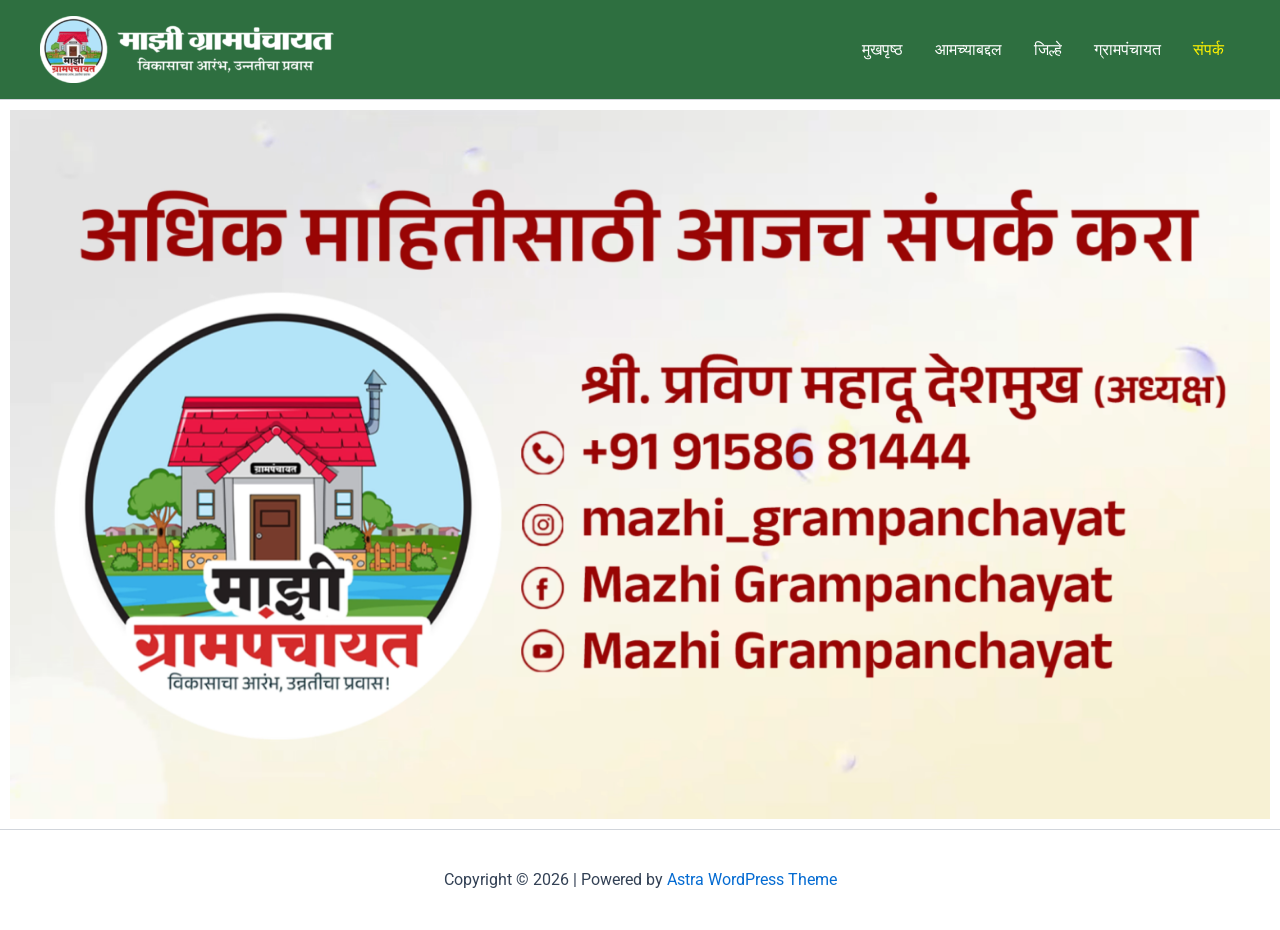
<file: contact-us/index.html>
<!DOCTYPE html>
<html lang="en-US">
<head>
<meta charset="UTF-8">
<meta name="viewport" content="width=device-width, initial-scale=1">
	<link rel="profile" href="https://gmpg.org/xfn/11"> 
	<title>संपर्क</title>
<meta name='robots' content='max-image-preview:large' />
<link rel="alternate" type="application/rss+xml" title=" &raquo; Feed" href="../feed/index.html" />
<link rel="alternate" type="application/rss+xml" title=" &raquo; Comments Feed" href="../comments/feed/index.html" />
<link rel="alternate" title="oEmbed (JSON)" type="application/json+oembed" href="../wp-json/oembed/1.0/embed%3Furl=https:%252F%252Fsienna-rhinoceros-530104.hostingersite.com%252Fcontact-us%252F" />
<link rel="alternate" title="oEmbed (XML)" type="text/xml+oembed" href="../wp-json/oembed/1.0/embed%3Furl=https:%252F%252Fsienna-rhinoceros-530104.hostingersite.com%252Fcontact-us%252F&amp;format=xml" />
<style id='wp-img-auto-sizes-contain-inline-css'>
img:is([sizes=auto i],[sizes^="auto," i]){contain-intrinsic-size:3000px 1500px}
/*# sourceURL=wp-img-auto-sizes-contain-inline-css */
</style>

<link rel='stylesheet' id='astra-theme-css-css' href='../wp-content/themes/astra/assets/css/minified/main.min.css%3Fver=4.12.6.css' media='all' />
<style id='astra-theme-css-inline-css'>
:root{--ast-post-nav-space:0;--ast-container-default-xlg-padding:2.5em;--ast-container-default-lg-padding:2.5em;--ast-container-default-slg-padding:2em;--ast-container-default-md-padding:2.5em;--ast-container-default-sm-padding:2.5em;--ast-container-default-xs-padding:2.4em;--ast-container-default-xxs-padding:1.8em;--ast-code-block-background:#ECEFF3;--ast-comment-inputs-background:#F9FAFB;--ast-normal-container-width:1200px;--ast-narrow-container-width:750px;--ast-blog-title-font-weight:600;--ast-blog-meta-weight:600;--ast-global-color-primary:var(--ast-global-color-4);--ast-global-color-secondary:var(--ast-global-color-5);--ast-global-color-alternate-background:var(--ast-global-color-6);--ast-global-color-subtle-background:var(--ast-global-color-7);--ast-bg-style-guide:var( --ast-global-color-secondary,--ast-global-color-5 );--ast-shadow-style-guide:0px 0px 4px 0 #00000057;--ast-global-dark-bg-style:#fff;--ast-global-dark-lfs:#fbfbfb;--ast-widget-bg-color:#fafafa;--ast-wc-container-head-bg-color:#fbfbfb;--ast-title-layout-bg:#eeeeee;--ast-search-border-color:#e7e7e7;--ast-lifter-hover-bg:#e6e6e6;--ast-gallery-block-color:#000;--srfm-color-input-label:var(--ast-global-color-2);}html{font-size:100%;}a{color:var(--ast-global-color-0);}a:hover,a:focus{color:var(--ast-global-color-1);}body,button,input,select,textarea,.ast-button,.ast-custom-button{font-family:-apple-system,BlinkMacSystemFont,Segoe UI,Roboto,Oxygen-Sans,Ubuntu,Cantarell,Helvetica Neue,sans-serif;font-weight:400;font-size:16px;font-size:1rem;line-height:var(--ast-body-line-height,1.65);}blockquote{color:var(--ast-global-color-3);}h1,h2,h3,h4,h5,h6,.entry-content :where(h1,h2,h3,h4,h5,h6),.site-title,.site-title a{font-weight:600;}.ast-site-identity .site-title a{color:var(--ast-global-color-2);}.site-title{font-size:26px;font-size:1.625rem;display:block;}header .custom-logo-link img{max-width:294px;width:294px;}.astra-logo-svg{width:294px;}.site-header .site-description{font-size:15px;font-size:0.9375rem;display:none;}.entry-title{font-size:20px;font-size:1.25rem;}.ast-blog-single-element.ast-taxonomy-container a{font-size:14px;font-size:0.875rem;}.ast-blog-meta-container{font-size:13px;font-size:0.8125rem;}.archive .ast-article-post .ast-article-inner,.blog .ast-article-post .ast-article-inner,.archive .ast-article-post .ast-article-inner:hover,.blog .ast-article-post .ast-article-inner:hover{border-top-left-radius:6px;border-top-right-radius:6px;border-bottom-right-radius:6px;border-bottom-left-radius:6px;overflow:hidden;}h1,.entry-content :where(h1){font-size:36px;font-size:2.25rem;font-weight:600;line-height:1.4em;}h2,.entry-content :where(h2){font-size:30px;font-size:1.875rem;font-weight:600;line-height:1.3em;}h3,.entry-content :where(h3){font-size:24px;font-size:1.5rem;font-weight:600;line-height:1.3em;}h4,.entry-content :where(h4){font-size:20px;font-size:1.25rem;line-height:1.2em;font-weight:600;}h5,.entry-content :where(h5){font-size:18px;font-size:1.125rem;line-height:1.2em;font-weight:600;}h6,.entry-content :where(h6){font-size:16px;font-size:1rem;line-height:1.25em;font-weight:600;}::selection{background-color:var(--ast-global-color-0);color:#ffffff;}body,h1,h2,h3,h4,h5,h6,.entry-title a,.entry-content :where(h1,h2,h3,h4,h5,h6){color:var(--ast-global-color-3);}.tagcloud a:hover,.tagcloud a:focus,.tagcloud a.current-item{color:#ffffff;border-color:var(--ast-global-color-0);background-color:var(--ast-global-color-0);}input:focus,input[type="text"]:focus,input[type="email"]:focus,input[type="url"]:focus,input[type="password"]:focus,input[type="reset"]:focus,input[type="search"]:focus,textarea:focus{border-color:var(--ast-global-color-0);}input[type="radio"]:checked,input[type=reset],input[type="checkbox"]:checked,input[type="checkbox"]:hover:checked,input[type="checkbox"]:focus:checked,input[type=range]::-webkit-slider-thumb{border-color:var(--ast-global-color-0);background-color:var(--ast-global-color-0);box-shadow:none;}.site-footer a:hover + .post-count,.site-footer a:focus + .post-count{background:var(--ast-global-color-0);border-color:var(--ast-global-color-0);}.single .nav-links .nav-previous,.single .nav-links .nav-next{color:var(--ast-global-color-0);}.entry-meta,.entry-meta *{line-height:1.45;color:var(--ast-global-color-0);}.entry-meta a:not(.ast-button):hover,.entry-meta a:not(.ast-button):hover *,.entry-meta a:not(.ast-button):focus,.entry-meta a:not(.ast-button):focus *,.page-links > .page-link,.page-links .page-link:hover,.post-navigation a:hover{color:var(--ast-global-color-1);}#cat option,.secondary .calendar_wrap thead a,.secondary .calendar_wrap thead a:visited{color:var(--ast-global-color-0);}.secondary .calendar_wrap #today,.ast-progress-val span{background:var(--ast-global-color-0);}.secondary a:hover + .post-count,.secondary a:focus + .post-count{background:var(--ast-global-color-0);border-color:var(--ast-global-color-0);}.calendar_wrap #today > a{color:#ffffff;}.page-links .page-link,.single .post-navigation a{color:var(--ast-global-color-3);}.ast-search-menu-icon .search-form button.search-submit{padding:0 4px;}.ast-search-menu-icon form.search-form{padding-right:0;}.ast-header-search .ast-search-menu-icon.ast-dropdown-active .search-form,.ast-header-search .ast-search-menu-icon.ast-dropdown-active .search-field:focus{transition:all 0.2s;}.search-form input.search-field:focus{outline:none;}.ast-mobile-header-content .ast-builder-layout-element:not(.ast-builder-menu):not(.ast-header-divider-element),.ast-mobile-popup-content .ast-builder-layout-element:not(.ast-builder-menu):not(.ast-header-divider-element){padding:15px 20px;}.ast-search-menu-icon .search-form button.search-submit:focus,.ast-theme-transparent-header .ast-header-search .ast-dropdown-active .ast-icon,.ast-theme-transparent-header .ast-inline-search .search-field:focus .ast-icon{color:var(--ast-global-color-1);}.ast-desktop .ast-header-search .slide-search .search-form{border:2px solid var(--ast-global-color-0);}.ast-header-search .slide-search .search-field{background-color:(--ast-global-dark-bg-style);}.ast-archive-title{color:var(--ast-global-color-2);}.widget-title{font-size:22px;font-size:1.375rem;color:var(--ast-global-color-2);}.single .ast-author-details .author-title{color:var(--ast-global-color-1);}.ast-single-post .entry-content a,.ast-comment-content a:not(.ast-comment-edit-reply-wrap a){text-decoration:underline;}.ast-single-post .elementor-widget-button .elementor-button,.ast-single-post .entry-content .uagb-tab a,.ast-single-post .entry-content .uagb-ifb-cta a,.ast-single-post .entry-content .uabb-module-content a,.ast-single-post .entry-content .uagb-post-grid a,.ast-single-post .entry-content .uagb-timeline a,.ast-single-post .entry-content .uagb-toc__wrap a,.ast-single-post .entry-content .uagb-taxomony-box a,.entry-content .wp-block-latest-posts > li > a,.ast-single-post .entry-content .wp-block-file__button,a.ast-post-filter-single,.ast-single-post .ast-comment-content .comment-reply-link,.ast-single-post .ast-comment-content .comment-edit-link{text-decoration:none;}.ast-search-menu-icon.slide-search a:focus-visible:focus-visible,.astra-search-icon:focus-visible,#close:focus-visible,a:focus-visible,.ast-menu-toggle:focus-visible,.site .skip-link:focus-visible,.wp-block-loginout input:focus-visible,.wp-block-search.wp-block-search__button-inside .wp-block-search__inside-wrapper,.ast-header-navigation-arrow:focus-visible,.ast-orders-table__row .ast-orders-table__cell:focus-visible,a#ast-apply-coupon:focus-visible,#ast-apply-coupon:focus-visible,#close:focus-visible,.button.search-submit:focus-visible,#search_submit:focus,.normal-search:focus-visible,.ast-header-account-wrap:focus-visible,.astra-cart-drawer-close:focus,.ast-single-variation:focus,.ast-button:focus,.ast-builder-button-wrap:has(.ast-custom-button-link:focus),.ast-builder-button-wrap .ast-custom-button-link:focus{outline-style:dotted;outline-color:inherit;outline-width:thin;}input:focus,input[type="text"]:focus,input[type="email"]:focus,input[type="url"]:focus,input[type="password"]:focus,input[type="reset"]:focus,input[type="search"]:focus,input[type="number"]:focus,textarea:focus,.wp-block-search__input:focus,[data-section="section-header-mobile-trigger"] .ast-button-wrap .ast-mobile-menu-trigger-minimal:focus,.ast-mobile-popup-drawer.active .menu-toggle-close:focus,#ast-scroll-top:focus,#coupon_code:focus,#ast-coupon-code:focus{border-style:dotted;border-color:inherit;border-width:thin;}input{outline:none;}.ast-logo-title-inline .site-logo-img{padding-right:1em;}.site-logo-img img{ transition:all 0.2s linear;}body .ast-oembed-container *{position:absolute;top:0;width:100%;height:100%;left:0;}body .wp-block-embed-pocket-casts .ast-oembed-container *{position:unset;}.ast-single-post-featured-section + article {margin-top: 2em;}.site-content .ast-single-post-featured-section img {width: 100%;overflow: hidden;object-fit: cover;}.ast-separate-container .site-content .ast-single-post-featured-section + article {margin-top: -80px;z-index: 9;position: relative;border-radius: 4px;}@media (min-width: 922px) {.ast-no-sidebar .site-content .ast-article-image-container--wide {margin-left: -120px;margin-right: -120px;max-width: unset;width: unset;}.ast-left-sidebar .site-content .ast-article-image-container--wide,.ast-right-sidebar .site-content .ast-article-image-container--wide {margin-left: -10px;margin-right: -10px;}.site-content .ast-article-image-container--full {margin-left: calc( -50vw + 50%);margin-right: calc( -50vw + 50%);max-width: 100vw;width: 100vw;}.ast-left-sidebar .site-content .ast-article-image-container--full,.ast-right-sidebar .site-content .ast-article-image-container--full {margin-left: -10px;margin-right: -10px;max-width: inherit;width: auto;}}.site > .ast-single-related-posts-container {margin-top: 0;}@media (min-width: 922px) {.ast-desktop .ast-container--narrow {max-width: var(--ast-narrow-container-width);margin: 0 auto;}}.ast-page-builder-template .hentry {margin: 0;}.ast-page-builder-template .site-content > .ast-container {max-width: 100%;padding: 0;}.ast-page-builder-template .site .site-content #primary {padding: 0;margin: 0;}.ast-page-builder-template .no-results {text-align: center;margin: 4em auto;}.ast-page-builder-template .ast-pagination {padding: 2em;}.ast-page-builder-template .entry-header.ast-no-title.ast-no-thumbnail {margin-top: 0;}.ast-page-builder-template .entry-header.ast-header-without-markup {margin-top: 0;margin-bottom: 0;}.ast-page-builder-template .entry-header.ast-no-title.ast-no-meta {margin-bottom: 0;}.ast-page-builder-template.single .post-navigation {padding-bottom: 2em;}.ast-page-builder-template.single-post .site-content > .ast-container {max-width: 100%;}.ast-page-builder-template .entry-header {margin-top: 2em;margin-left: auto;margin-right: auto;}.ast-page-builder-template .ast-archive-description {margin: 2em auto 0;padding-left: 20px;padding-right: 20px;}.ast-page-builder-template .ast-row {margin-left: 0;margin-right: 0;}.single.ast-page-builder-template .entry-header + .entry-content,.single.ast-page-builder-template .ast-single-entry-banner + .site-content article .entry-content {margin-bottom: 2em;}@media(min-width: 921px) {.ast-page-builder-template.archive.ast-right-sidebar .ast-row article,.ast-page-builder-template.archive.ast-left-sidebar .ast-row article {padding-left: 0;padding-right: 0;}}input[type="text"],input[type="number"],input[type="email"],input[type="url"],input[type="password"],input[type="search"],input[type=reset],input[type=tel],input[type=date],select,textarea{font-size:16px;font-style:normal;font-weight:400;line-height:24px;width:100%;padding:12px 16px;border-radius:4px;box-shadow:0px 1px 2px 0px rgba(0,0,0,0.05);color:var(--ast-form-input-text,#475569);}input[type="text"],input[type="number"],input[type="email"],input[type="url"],input[type="password"],input[type="search"],input[type=reset],input[type=tel],input[type=date],select{height:40px;}input[type="date"]{border-width:1px;border-style:solid;border-color:var(--ast-border-color);background:var( --ast-global-color-secondary,--ast-global-color-5 );}input[type="text"]:focus,input[type="number"]:focus,input[type="email"]:focus,input[type="url"]:focus,input[type="password"]:focus,input[type="search"]:focus,input[type=reset]:focus,input[type="tel"]:focus,input[type="date"]:focus,select:focus,textarea:focus{border-color:#046BD2;box-shadow:none;outline:none;color:var(--ast-form-input-focus-text,#475569);}label,legend{color:var(--ast-global-color-2,#111827 );font-size:14px;font-style:normal;font-weight:500;line-height:20px;}select{padding:6px 10px;}fieldset{padding:30px;border-radius:4px;}button,.ast-button,.button,input[type="button"],input[type="reset"],input[type="submit"],a:where(.wp-block-button__link){border-radius:4px;box-shadow:0px 1px 2px 0px rgba(0,0,0,0.05);}:root{--ast-comment-inputs-background:#FFF;}::placeholder{color:var(--ast-form-field-color,#9CA3AF);}::-ms-input-placeholder{color:var(--ast-form-field-color,#9CA3AF);}@media (max-width:921.9px){#ast-desktop-header{display:none;}}@media (min-width:922px){#ast-mobile-header{display:none;}}.wp-block-buttons.aligncenter{justify-content:center;}@media (max-width:921px){.ast-theme-transparent-header #primary,.ast-theme-transparent-header #secondary{padding:0;}}@media (max-width:921px){.ast-plain-container.ast-no-sidebar #primary{padding:0;}}.ast-plain-container.ast-no-sidebar #primary{margin-top:0;margin-bottom:0;}.wp-block-button.is-style-outline .wp-block-button__link{border-color:var(--ast-global-color-0);}div.wp-block-button.is-style-outline > .wp-block-button__link:not(.has-text-color),div.wp-block-button.wp-block-button__link.is-style-outline:not(.has-text-color){color:var(--ast-global-color-0);}.wp-block-button.is-style-outline .wp-block-button__link:hover,.wp-block-buttons .wp-block-button.is-style-outline .wp-block-button__link:focus,.wp-block-buttons .wp-block-button.is-style-outline > .wp-block-button__link:not(.has-text-color):hover,.wp-block-buttons .wp-block-button.wp-block-button__link.is-style-outline:not(.has-text-color):hover{color:#ffffff;background-color:var(--ast-global-color-1);border-color:var(--ast-global-color-1);}.post-page-numbers.current .page-link,.ast-pagination .page-numbers.current{color:#ffffff;border-color:var(--ast-global-color-0);background-color:var(--ast-global-color-0);}.wp-block-buttons .wp-block-button.is-style-outline .wp-block-button__link.wp-element-button,.ast-outline-button,.wp-block-uagb-buttons-child .uagb-buttons-repeater.ast-outline-button{border-color:var(--ast-global-color-0);border-top-width:2px;border-right-width:2px;border-bottom-width:2px;border-left-width:2px;font-family:inherit;font-weight:500;font-size:16px;font-size:1rem;line-height:1em;padding-top:13px;padding-right:30px;padding-bottom:13px;padding-left:30px;}.wp-block-buttons .wp-block-button.is-style-outline > .wp-block-button__link:not(.has-text-color),.wp-block-buttons .wp-block-button.wp-block-button__link.is-style-outline:not(.has-text-color),.ast-outline-button{color:var(--ast-global-color-0);}.wp-block-button.is-style-outline .wp-block-button__link:hover,.wp-block-buttons .wp-block-button.is-style-outline .wp-block-button__link:focus,.wp-block-buttons .wp-block-button.is-style-outline > .wp-block-button__link:not(.has-text-color):hover,.wp-block-buttons .wp-block-button.wp-block-button__link.is-style-outline:not(.has-text-color):hover,.ast-outline-button:hover,.ast-outline-button:focus,.wp-block-uagb-buttons-child .uagb-buttons-repeater.ast-outline-button:hover,.wp-block-uagb-buttons-child .uagb-buttons-repeater.ast-outline-button:focus{color:#ffffff;background-color:var(--ast-global-color-1);border-color:var(--ast-global-color-1);}.ast-single-post .entry-content a.ast-outline-button,.ast-single-post .entry-content .is-style-outline>.wp-block-button__link{text-decoration:none;}.wp-block-button .wp-block-button__link.wp-element-button.is-style-outline:not(.has-background),.wp-block-button.is-style-outline>.wp-block-button__link.wp-element-button:not(.has-background),.ast-outline-button{background-color:transparent;}.uagb-buttons-repeater.ast-outline-button{border-radius:9999px;}@media (max-width:921px){.wp-block-buttons .wp-block-button.is-style-outline .wp-block-button__link.wp-element-button,.ast-outline-button,.wp-block-uagb-buttons-child .uagb-buttons-repeater.ast-outline-button{padding-top:12px;padding-right:28px;padding-bottom:12px;padding-left:28px;}}@media (max-width:544px){.wp-block-buttons .wp-block-button.is-style-outline .wp-block-button__link.wp-element-button,.ast-outline-button,.wp-block-uagb-buttons-child .uagb-buttons-repeater.ast-outline-button{padding-top:10px;padding-right:24px;padding-bottom:10px;padding-left:24px;}}.entry-content[data-ast-blocks-layout] > figure{margin-bottom:1em;}h1.widget-title{font-weight:600;}h2.widget-title{font-weight:600;}h3.widget-title{font-weight:600;}.elementor-widget-container .elementor-loop-container .e-loop-item[data-elementor-type="loop-item"]{width:100%;} .content-area .elementor-widget-theme-post-content h1,.content-area .elementor-widget-theme-post-content h2,.content-area .elementor-widget-theme-post-content h3,.content-area .elementor-widget-theme-post-content h4,.content-area .elementor-widget-theme-post-content h5,.content-area .elementor-widget-theme-post-content h6{margin-top:1.5em;margin-bottom:calc(0.3em + 10px);}#page{display:flex;flex-direction:column;min-height:100vh;}.ast-404-layout-1 h1.page-title{color:var(--ast-global-color-2);}.single .post-navigation a{line-height:1em;height:inherit;}.error-404 .page-sub-title{font-size:1.5rem;font-weight:inherit;}.search .site-content .content-area .search-form{margin-bottom:0;}#page .site-content{flex-grow:1;}.widget{margin-bottom:1.25em;}#secondary li{line-height:1.5em;}#secondary .wp-block-group h2{margin-bottom:0.7em;}#secondary h2{font-size:1.7rem;}.ast-separate-container .ast-article-post,.ast-separate-container .ast-article-single,.ast-separate-container .comment-respond{padding:3em;}.ast-separate-container .ast-article-single .ast-article-single{padding:0;}.ast-article-single .wp-block-post-template-is-layout-grid{padding-left:0;}.ast-separate-container .comments-title,.ast-narrow-container .comments-title{padding:1.5em 2em;}.ast-page-builder-template .comment-form-textarea,.ast-comment-formwrap .ast-grid-common-col{padding:0;}.ast-comment-formwrap{padding:0;display:inline-flex;column-gap:20px;width:100%;margin-left:0;margin-right:0;}.comments-area textarea#comment:focus,.comments-area textarea#comment:active,.comments-area .ast-comment-formwrap input[type="text"]:focus,.comments-area .ast-comment-formwrap input[type="text"]:active {box-shadow:none;outline:none;}.archive.ast-page-builder-template .entry-header{margin-top:2em;}.ast-page-builder-template .ast-comment-formwrap{width:100%;}.entry-title{margin-bottom:0.6em;}.ast-archive-description p{font-size:inherit;font-weight:inherit;line-height:inherit;}.ast-separate-container .ast-comment-list li.depth-1,.hentry{margin-bottom:1.5em;}.site-content section.ast-archive-description{margin-bottom:2em;}@media (min-width:921px){.ast-left-sidebar.ast-page-builder-template #secondary,.archive.ast-right-sidebar.ast-page-builder-template .site-main{padding-left:20px;padding-right:20px;}}@media (max-width:544px){.ast-comment-formwrap.ast-row{column-gap:10px;display:inline-block;}#ast-commentform .ast-grid-common-col{position:relative;width:100%;}}@media (min-width:1201px){.ast-separate-container .ast-article-post,.ast-separate-container .ast-article-single,.ast-separate-container .ast-author-box,.ast-separate-container .ast-404-layout-1,.ast-separate-container .no-results{padding:3em;}} .content-area .elementor-widget-theme-post-content h1,.content-area .elementor-widget-theme-post-content h2,.content-area .elementor-widget-theme-post-content h3,.content-area .elementor-widget-theme-post-content h4,.content-area .elementor-widget-theme-post-content h5,.content-area .elementor-widget-theme-post-content h6{margin-top:1.5em;margin-bottom:calc(0.3em + 10px);}.elementor-loop-container .e-loop-item,.elementor-loop-container .ast-separate-container .ast-article-post,.elementor-loop-container .ast-separate-container .ast-article-single,.elementor-loop-container .ast-separate-container .comment-respond{padding:0px;}@media (max-width:921px){.ast-left-sidebar #content > .ast-container{display:flex;flex-direction:column-reverse;width:100%;}}@media (min-width:922px){.ast-separate-container.ast-right-sidebar #primary,.ast-separate-container.ast-left-sidebar #primary{border:0;}.search-no-results.ast-separate-container #primary{margin-bottom:4em;}}.wp-block-button .wp-block-button__link{color:#ffffff;}.wp-block-button .wp-block-button__link:hover,.wp-block-button .wp-block-button__link:focus{color:#ffffff;background-color:var(--ast-global-color-1);border-color:var(--ast-global-color-1);}.elementor-widget-heading h1.elementor-heading-title{line-height:1.4em;}.elementor-widget-heading h2.elementor-heading-title{line-height:1.3em;}.elementor-widget-heading h3.elementor-heading-title{line-height:1.3em;}.elementor-widget-heading h4.elementor-heading-title{line-height:1.2em;}.elementor-widget-heading h5.elementor-heading-title{line-height:1.2em;}.elementor-widget-heading h6.elementor-heading-title{line-height:1.25em;}.wp-block-button .wp-block-button__link,.wp-block-search .wp-block-search__button,body .wp-block-file .wp-block-file__button{border-color:var(--ast-global-color-0);background-color:var(--ast-global-color-0);color:#ffffff;font-family:inherit;font-weight:500;line-height:1em;font-size:16px;font-size:1rem;padding-top:15px;padding-right:30px;padding-bottom:15px;padding-left:30px;}.ast-single-post .entry-content .wp-block-button .wp-block-button__link,.ast-single-post .entry-content .wp-block-search .wp-block-search__button,body .entry-content .wp-block-file .wp-block-file__button{text-decoration:none;}@media (max-width:921px){.wp-block-button .wp-block-button__link,.wp-block-search .wp-block-search__button,body .wp-block-file .wp-block-file__button{padding-top:14px;padding-right:28px;padding-bottom:14px;padding-left:28px;}}@media (max-width:544px){.wp-block-button .wp-block-button__link,.wp-block-search .wp-block-search__button,body .wp-block-file .wp-block-file__button{padding-top:12px;padding-right:24px;padding-bottom:12px;padding-left:24px;}}.menu-toggle,button,.ast-button,.ast-custom-button,.button,input#submit,input[type="button"],input[type="submit"],input[type="reset"],#comments .submit,.search .search-submit,form[CLASS*="wp-block-search__"].wp-block-search .wp-block-search__inside-wrapper .wp-block-search__button,body .wp-block-file .wp-block-file__button,.search .search-submit{border-style:solid;border-top-width:0;border-right-width:0;border-left-width:0;border-bottom-width:0;color:#ffffff;border-color:var(--ast-global-color-0);background-color:var(--ast-global-color-0);padding-top:15px;padding-right:30px;padding-bottom:15px;padding-left:30px;font-family:inherit;font-weight:500;font-size:16px;font-size:1rem;line-height:1em;}button:focus,.menu-toggle:hover,button:hover,.ast-button:hover,.ast-custom-button:hover .button:hover,.ast-custom-button:hover ,input[type=reset]:hover,input[type=reset]:focus,input#submit:hover,input#submit:focus,input[type="button"]:hover,input[type="button"]:focus,input[type="submit"]:hover,input[type="submit"]:focus,form[CLASS*="wp-block-search__"].wp-block-search .wp-block-search__inside-wrapper .wp-block-search__button:hover,form[CLASS*="wp-block-search__"].wp-block-search .wp-block-search__inside-wrapper .wp-block-search__button:focus,body .wp-block-file .wp-block-file__button:hover,body .wp-block-file .wp-block-file__button:focus{color:#ffffff;background-color:var(--ast-global-color-1);border-color:var(--ast-global-color-1);}form[CLASS*="wp-block-search__"].wp-block-search .wp-block-search__inside-wrapper .wp-block-search__button.has-icon{padding-top:calc(15px - 3px);padding-right:calc(30px - 3px);padding-bottom:calc(15px - 3px);padding-left:calc(30px - 3px);}@media (max-width:921px){.menu-toggle,button,.ast-button,.ast-custom-button,.button,input#submit,input[type="button"],input[type="submit"],input[type="reset"],#comments .submit,.search .search-submit,form[CLASS*="wp-block-search__"].wp-block-search .wp-block-search__inside-wrapper .wp-block-search__button,body .wp-block-file .wp-block-file__button,.search .search-submit{padding-top:14px;padding-right:28px;padding-bottom:14px;padding-left:28px;}}@media (max-width:544px){.menu-toggle,button,.ast-button,.ast-custom-button,.button,input#submit,input[type="button"],input[type="submit"],input[type="reset"],#comments .submit,.search .search-submit,form[CLASS*="wp-block-search__"].wp-block-search .wp-block-search__inside-wrapper .wp-block-search__button,body .wp-block-file .wp-block-file__button,.search .search-submit{padding-top:12px;padding-right:24px;padding-bottom:12px;padding-left:24px;}}@media (max-width:921px){.ast-mobile-header-stack .main-header-bar .ast-search-menu-icon{display:inline-block;}.ast-header-break-point.ast-header-custom-item-outside .ast-mobile-header-stack .main-header-bar .ast-search-icon{margin:0;}.ast-comment-avatar-wrap img{max-width:2.5em;}.ast-comment-meta{padding:0 1.8888em 1.3333em;}}@media (min-width:544px){.ast-container{max-width:100%;}}@media (max-width:544px){.ast-separate-container .ast-article-post,.ast-separate-container .ast-article-single,.ast-separate-container .comments-title,.ast-separate-container .ast-archive-description{padding:1.5em 1em;}.ast-separate-container #content .ast-container{padding-left:0.54em;padding-right:0.54em;}.ast-separate-container .ast-comment-list .bypostauthor{padding:.5em;}.ast-search-menu-icon.ast-dropdown-active .search-field{width:170px;}} #ast-mobile-header .ast-site-header-cart-li a{pointer-events:none;}.ast-separate-container{background-color:var(--ast-global-color-5);}@media (max-width:921px){.site-title{display:block;}.site-header .site-description{display:none;}h1,.entry-content :where(h1){font-size:30px;font-size:1.875rem;}h2,.entry-content :where(h2){font-size:25px;font-size:1.5625rem;}h3,.entry-content :where(h3){font-size:20px;font-size:1.25rem;}}@media (max-width:544px){.site-title{display:block;}.site-header .site-description{display:none;}h1,.entry-content :where(h1){font-size:30px;font-size:1.875rem;}h2,.entry-content :where(h2){font-size:25px;font-size:1.5625rem;}h3,.entry-content :where(h3){font-size:20px;font-size:1.25rem;}}@media (max-width:921px){html{font-size:91.2%;}}@media (max-width:544px){html{font-size:91.2%;}}@media (min-width:922px){.ast-container{max-width:1240px;}}@media (min-width:922px){.site-content .ast-container{display:flex;}}@media (max-width:921px){.site-content .ast-container{flex-direction:column;}}.entry-content :where(h1,h2,h3,h4,h5,h6){clear:none;}@media (min-width:922px){.main-header-menu .sub-menu .menu-item.ast-left-align-sub-menu:hover > .sub-menu,.main-header-menu .sub-menu .menu-item.ast-left-align-sub-menu.focus > .sub-menu{margin-left:-0px;}}.entry-content li > p{margin-bottom:0;}.site .comments-area{padding-bottom:2em;margin-top:2em;}.wp-block-file {display: flex;align-items: center;flex-wrap: wrap;justify-content: space-between;}.wp-block-pullquote {border: none;}.wp-block-pullquote blockquote::before {content: "\201D";font-family: "Helvetica",sans-serif;display: flex;transform: rotate( 180deg );font-size: 6rem;font-style: normal;line-height: 1;font-weight: bold;align-items: center;justify-content: center;}.has-text-align-right > blockquote::before {justify-content: flex-start;}.has-text-align-left > blockquote::before {justify-content: flex-end;}figure.wp-block-pullquote.is-style-solid-color blockquote {max-width: 100%;text-align: inherit;}:root {--wp--custom--ast-default-block-top-padding: 3em;--wp--custom--ast-default-block-right-padding: 3em;--wp--custom--ast-default-block-bottom-padding: 3em;--wp--custom--ast-default-block-left-padding: 3em;--wp--custom--ast-container-width: 1200px;--wp--custom--ast-content-width-size: 1200px;--wp--custom--ast-wide-width-size: calc(1200px + var(--wp--custom--ast-default-block-left-padding) + var(--wp--custom--ast-default-block-right-padding));}.ast-narrow-container {--wp--custom--ast-content-width-size: 750px;--wp--custom--ast-wide-width-size: 750px;}@media(max-width: 921px) {:root {--wp--custom--ast-default-block-top-padding: 3em;--wp--custom--ast-default-block-right-padding: 2em;--wp--custom--ast-default-block-bottom-padding: 3em;--wp--custom--ast-default-block-left-padding: 2em;}}@media(max-width: 544px) {:root {--wp--custom--ast-default-block-top-padding: 3em;--wp--custom--ast-default-block-right-padding: 1.5em;--wp--custom--ast-default-block-bottom-padding: 3em;--wp--custom--ast-default-block-left-padding: 1.5em;}}.entry-content > .wp-block-group,.entry-content > .wp-block-cover,.entry-content > .wp-block-columns {padding-top: var(--wp--custom--ast-default-block-top-padding);padding-right: var(--wp--custom--ast-default-block-right-padding);padding-bottom: var(--wp--custom--ast-default-block-bottom-padding);padding-left: var(--wp--custom--ast-default-block-left-padding);}.ast-plain-container.ast-no-sidebar .entry-content > .alignfull,.ast-page-builder-template .ast-no-sidebar .entry-content > .alignfull {margin-left: calc( -50vw + 50%);margin-right: calc( -50vw + 50%);max-width: 100vw;width: 100vw;}.ast-plain-container.ast-no-sidebar .entry-content .alignfull .alignfull,.ast-page-builder-template.ast-no-sidebar .entry-content .alignfull .alignfull,.ast-plain-container.ast-no-sidebar .entry-content .alignfull .alignwide,.ast-page-builder-template.ast-no-sidebar .entry-content .alignfull .alignwide,.ast-plain-container.ast-no-sidebar .entry-content .alignwide .alignfull,.ast-page-builder-template.ast-no-sidebar .entry-content .alignwide .alignfull,.ast-plain-container.ast-no-sidebar .entry-content .alignwide .alignwide,.ast-page-builder-template.ast-no-sidebar .entry-content .alignwide .alignwide,.ast-plain-container.ast-no-sidebar .entry-content .wp-block-column .alignfull,.ast-page-builder-template.ast-no-sidebar .entry-content .wp-block-column .alignfull,.ast-plain-container.ast-no-sidebar .entry-content .wp-block-column .alignwide,.ast-page-builder-template.ast-no-sidebar .entry-content .wp-block-column .alignwide {margin-left: auto;margin-right: auto;width: 100%;}[data-ast-blocks-layout] .wp-block-separator:not(.is-style-dots) {height: 0;}[data-ast-blocks-layout] .wp-block-separator {margin: 20px auto;}[data-ast-blocks-layout] .wp-block-separator:not(.is-style-wide):not(.is-style-dots) {max-width: 100px;}[data-ast-blocks-layout] .wp-block-separator.has-background {padding: 0;}.entry-content[data-ast-blocks-layout] > * {max-width: var(--wp--custom--ast-content-width-size);margin-left: auto;margin-right: auto;}.entry-content[data-ast-blocks-layout] > .alignwide {max-width: var(--wp--custom--ast-wide-width-size);}.entry-content[data-ast-blocks-layout] .alignfull {max-width: none;}.entry-content .wp-block-columns {margin-bottom: 0;}blockquote {margin: 1.5em;border-color: rgba(0,0,0,0.05);}.wp-block-quote:not(.has-text-align-right):not(.has-text-align-center) {border-left: 5px solid rgba(0,0,0,0.05);}.has-text-align-right > blockquote,blockquote.has-text-align-right {border-right: 5px solid rgba(0,0,0,0.05);}.has-text-align-left > blockquote,blockquote.has-text-align-left {border-left: 5px solid rgba(0,0,0,0.05);}.wp-block-site-tagline,.wp-block-latest-posts .read-more {margin-top: 15px;}.wp-block-loginout p label {display: block;}.wp-block-loginout p:not(.login-remember):not(.login-submit) input {width: 100%;}.wp-block-loginout input:focus {border-color: transparent;}.wp-block-loginout input:focus {outline: thin dotted;}.entry-content .wp-block-media-text .wp-block-media-text__content {padding: 0 0 0 8%;}.entry-content .wp-block-media-text.has-media-on-the-right .wp-block-media-text__content {padding: 0 8% 0 0;}.entry-content .wp-block-media-text.has-background .wp-block-media-text__content {padding: 8%;}.entry-content .wp-block-cover:not([class*="background-color"]):not(.has-text-color.has-link-color) .wp-block-cover__inner-container,.entry-content .wp-block-cover:not([class*="background-color"]) .wp-block-cover-image-text,.entry-content .wp-block-cover:not([class*="background-color"]) .wp-block-cover-text,.entry-content .wp-block-cover-image:not([class*="background-color"]) .wp-block-cover__inner-container,.entry-content .wp-block-cover-image:not([class*="background-color"]) .wp-block-cover-image-text,.entry-content .wp-block-cover-image:not([class*="background-color"]) .wp-block-cover-text {color: var(--ast-global-color-primary,var(--ast-global-color-5));}.wp-block-loginout .login-remember input {width: 1.1rem;height: 1.1rem;margin: 0 5px 4px 0;vertical-align: middle;}.wp-block-latest-posts > li > *:first-child,.wp-block-latest-posts:not(.is-grid) > li:first-child {margin-top: 0;}.entry-content > .wp-block-buttons,.entry-content > .wp-block-uagb-buttons {margin-bottom: 1.5em;}.wp-block-search__inside-wrapper .wp-block-search__input {padding: 0 10px;color: var(--ast-global-color-3);background: var(--ast-global-color-primary,var(--ast-global-color-5));border-color: var(--ast-border-color);}.wp-block-latest-posts .read-more {margin-bottom: 1.5em;}.wp-block-search__no-button .wp-block-search__inside-wrapper .wp-block-search__input {padding-top: 5px;padding-bottom: 5px;}.wp-block-latest-posts .wp-block-latest-posts__post-date,.wp-block-latest-posts .wp-block-latest-posts__post-author {font-size: 1rem;}.wp-block-latest-posts > li > *,.wp-block-latest-posts:not(.is-grid) > li {margin-top: 12px;margin-bottom: 12px;}.ast-page-builder-template .entry-content[data-ast-blocks-layout] > .alignwide:where(:not(.uagb-is-root-container):not(.spectra-is-root-container)) > * {max-width: var(--wp--custom--ast-wide-width-size);}.ast-page-builder-template .entry-content[data-ast-blocks-layout] > .inherit-container-width > *,.ast-page-builder-template .entry-content[data-ast-blocks-layout] > *:not(.wp-block-group):where(:not(.uagb-is-root-container):not(.spectra-is-root-container)) > *,.entry-content[data-ast-blocks-layout] > .wp-block-cover .wp-block-cover__inner-container {max-width: none ;margin-left: auto;margin-right: auto;}.ast-page-builder-template .entry-content[data-ast-blocks-layout] > *,.ast-page-builder-template .entry-content[data-ast-blocks-layout] > .alignfull:where(:not(.wp-block-group):not(.uagb-is-root-container):not(.spectra-is-root-container)) > * {max-width: none;}.entry-content[data-ast-blocks-layout] .wp-block-cover:not(.alignleft):not(.alignright) {width: auto;}@media(max-width: 1200px) {.ast-separate-container .entry-content > .alignfull,.ast-separate-container .entry-content[data-ast-blocks-layout] > .alignwide,.ast-plain-container .entry-content[data-ast-blocks-layout] > .alignwide,.ast-plain-container .entry-content .alignfull {margin-left: calc(-1 * min(var(--ast-container-default-xlg-padding),20px)) ;margin-right: calc(-1 * min(var(--ast-container-default-xlg-padding),20px));}}@media(min-width: 1201px) {.ast-separate-container .entry-content > .alignfull {margin-left: calc(-1 * var(--ast-container-default-xlg-padding) );margin-right: calc(-1 * var(--ast-container-default-xlg-padding) );}.ast-separate-container .entry-content[data-ast-blocks-layout] > .alignwide,.ast-plain-container .entry-content[data-ast-blocks-layout] > .alignwide {margin-left: auto;margin-right: auto;}}@media(min-width: 921px) {.ast-separate-container .entry-content .wp-block-group.alignwide:not(.inherit-container-width) > :where(:not(.alignleft):not(.alignright)),.ast-plain-container .entry-content .wp-block-group.alignwide:not(.inherit-container-width) > :where(:not(.alignleft):not(.alignright)) {max-width: calc( var(--wp--custom--ast-content-width-size) + 80px );}.ast-plain-container.ast-right-sidebar .entry-content[data-ast-blocks-layout] .alignfull,.ast-plain-container.ast-left-sidebar .entry-content[data-ast-blocks-layout] .alignfull {margin-left: -60px;margin-right: -60px;}}@media(min-width: 544px) {.entry-content > .alignleft {margin-right: 20px;}.entry-content > .alignright {margin-left: 20px;}}@media (max-width:544px){.wp-block-columns .wp-block-column:not(:last-child){margin-bottom:20px;}.wp-block-latest-posts{margin:0;}}@media( max-width: 600px ) {.entry-content .wp-block-media-text .wp-block-media-text__content,.entry-content .wp-block-media-text.has-media-on-the-right .wp-block-media-text__content {padding: 8% 0 0;}.entry-content .wp-block-media-text.has-background .wp-block-media-text__content {padding: 8%;}}.ast-page-builder-template .entry-header {padding-left: 0;}.ast-narrow-container .site-content .wp-block-uagb-image--align-full .wp-block-uagb-image__figure {max-width: 100%;margin-left: auto;margin-right: auto;}.entry-content ul,.entry-content ol {padding: revert;margin: revert;padding-left: 20px;}.entry-content ul.wc-block-product-template{padding: 0;}:root .has-ast-global-color-0-color{color:var(--ast-global-color-0);}:root .has-ast-global-color-0-background-color{background-color:var(--ast-global-color-0);}:root .wp-block-button .has-ast-global-color-0-color{color:var(--ast-global-color-0);}:root .wp-block-button .has-ast-global-color-0-background-color{background-color:var(--ast-global-color-0);}:root .has-ast-global-color-1-color{color:var(--ast-global-color-1);}:root .has-ast-global-color-1-background-color{background-color:var(--ast-global-color-1);}:root .wp-block-button .has-ast-global-color-1-color{color:var(--ast-global-color-1);}:root .wp-block-button .has-ast-global-color-1-background-color{background-color:var(--ast-global-color-1);}:root .has-ast-global-color-2-color{color:var(--ast-global-color-2);}:root .has-ast-global-color-2-background-color{background-color:var(--ast-global-color-2);}:root .wp-block-button .has-ast-global-color-2-color{color:var(--ast-global-color-2);}:root .wp-block-button .has-ast-global-color-2-background-color{background-color:var(--ast-global-color-2);}:root .has-ast-global-color-3-color{color:var(--ast-global-color-3);}:root .has-ast-global-color-3-background-color{background-color:var(--ast-global-color-3);}:root .wp-block-button .has-ast-global-color-3-color{color:var(--ast-global-color-3);}:root .wp-block-button .has-ast-global-color-3-background-color{background-color:var(--ast-global-color-3);}:root .has-ast-global-color-4-color{color:var(--ast-global-color-4);}:root .has-ast-global-color-4-background-color{background-color:var(--ast-global-color-4);}:root .wp-block-button .has-ast-global-color-4-color{color:var(--ast-global-color-4);}:root .wp-block-button .has-ast-global-color-4-background-color{background-color:var(--ast-global-color-4);}:root .has-ast-global-color-5-color{color:var(--ast-global-color-5);}:root .has-ast-global-color-5-background-color{background-color:var(--ast-global-color-5);}:root .wp-block-button .has-ast-global-color-5-color{color:var(--ast-global-color-5);}:root .wp-block-button .has-ast-global-color-5-background-color{background-color:var(--ast-global-color-5);}:root .has-ast-global-color-6-color{color:var(--ast-global-color-6);}:root .has-ast-global-color-6-background-color{background-color:var(--ast-global-color-6);}:root .wp-block-button .has-ast-global-color-6-color{color:var(--ast-global-color-6);}:root .wp-block-button .has-ast-global-color-6-background-color{background-color:var(--ast-global-color-6);}:root .has-ast-global-color-7-color{color:var(--ast-global-color-7);}:root .has-ast-global-color-7-background-color{background-color:var(--ast-global-color-7);}:root .wp-block-button .has-ast-global-color-7-color{color:var(--ast-global-color-7);}:root .wp-block-button .has-ast-global-color-7-background-color{background-color:var(--ast-global-color-7);}:root .has-ast-global-color-8-color{color:var(--ast-global-color-8);}:root .has-ast-global-color-8-background-color{background-color:var(--ast-global-color-8);}:root .wp-block-button .has-ast-global-color-8-color{color:var(--ast-global-color-8);}:root .wp-block-button .has-ast-global-color-8-background-color{background-color:var(--ast-global-color-8);}:root{--ast-global-color-0:#046bd2;--ast-global-color-1:#045cb4;--ast-global-color-2:#1e293b;--ast-global-color-3:#334155;--ast-global-color-4:#FFFFFF;--ast-global-color-5:#F0F5FA;--ast-global-color-6:#111111;--ast-global-color-7:#D1D5DB;--ast-global-color-8:#111111;}:root {--ast-border-color : var(--ast-global-color-7);}.ast-single-entry-banner {-js-display: flex;display: flex;flex-direction: column;justify-content: center;text-align: center;position: relative;background: var(--ast-title-layout-bg);}.ast-single-entry-banner[data-banner-layout="layout-1"] {max-width: 1200px;background: inherit;padding: 20px 0;}.ast-single-entry-banner[data-banner-width-type="custom"] {margin: 0 auto;width: 100%;}.ast-single-entry-banner + .site-content .entry-header {margin-bottom: 0;}.site .ast-author-avatar {--ast-author-avatar-size: ;}a.ast-underline-text {text-decoration: underline;}.ast-container > .ast-terms-link {position: relative;display: block;}a.ast-button.ast-badge-tax {padding: 4px 8px;border-radius: 3px;font-size: inherit;}header.entry-header{text-align:left;}header.entry-header .entry-title{font-weight:600;font-size:32px;font-size:2rem;}header.entry-header > *:not(:last-child){margin-bottom:10px;}header.entry-header .post-thumb-img-content{text-align:center;}header.entry-header .post-thumb img,.ast-single-post-featured-section.post-thumb img{aspect-ratio:16/9;width:100%;height:100%;}@media (max-width:921px){header.entry-header{text-align:left;}}@media (max-width:544px){header.entry-header{text-align:left;}}.ast-archive-entry-banner {-js-display: flex;display: flex;flex-direction: column;justify-content: center;text-align: center;position: relative;background: var(--ast-title-layout-bg);}.ast-archive-entry-banner[data-banner-width-type="custom"] {margin: 0 auto;width: 100%;}.ast-archive-entry-banner[data-banner-layout="layout-1"] {background: inherit;padding: 20px 0;text-align: left;}body.archive .ast-archive-description{max-width:1200px;width:100%;text-align:left;padding-top:3em;padding-right:3em;padding-bottom:3em;padding-left:3em;}body.archive .ast-archive-description .ast-archive-title,body.archive .ast-archive-description .ast-archive-title *{font-weight:600;font-size:32px;font-size:2rem;}body.archive .ast-archive-description > *:not(:last-child){margin-bottom:10px;}@media (max-width:921px){body.archive .ast-archive-description{text-align:left;}}@media (max-width:544px){body.archive .ast-archive-description{text-align:left;}}.ast-breadcrumbs .trail-browse,.ast-breadcrumbs .trail-items,.ast-breadcrumbs .trail-items li{display:inline-block;margin:0;padding:0;border:none;background:inherit;text-indent:0;text-decoration:none;}.ast-breadcrumbs .trail-browse{font-size:inherit;font-style:inherit;font-weight:inherit;color:inherit;}.ast-breadcrumbs .trail-items{list-style:none;}.trail-items li::after{padding:0 0.3em;content:"\00bb";}.trail-items li:last-of-type::after{display:none;}h1,h2,h3,h4,h5,h6,.entry-content :where(h1,h2,h3,h4,h5,h6){color:var(--ast-global-color-2);}.entry-title a{color:var(--ast-global-color-2);}@media (max-width:921px){.ast-builder-grid-row-container.ast-builder-grid-row-tablet-3-firstrow .ast-builder-grid-row > *:first-child,.ast-builder-grid-row-container.ast-builder-grid-row-tablet-3-lastrow .ast-builder-grid-row > *:last-child{grid-column:1 / -1;}}@media (max-width:544px){.ast-builder-grid-row-container.ast-builder-grid-row-mobile-3-firstrow .ast-builder-grid-row > *:first-child,.ast-builder-grid-row-container.ast-builder-grid-row-mobile-3-lastrow .ast-builder-grid-row > *:last-child{grid-column:1 / -1;}}.ast-builder-layout-element[data-section="title_tagline"]{display:flex;}@media (max-width:921px){.ast-header-break-point .ast-builder-layout-element[data-section="title_tagline"]{display:flex;}}@media (max-width:544px){.ast-header-break-point .ast-builder-layout-element[data-section="title_tagline"]{display:flex;}}.ast-builder-menu-1{font-family:inherit;font-weight:inherit;}.ast-builder-menu-1 .menu-item > .menu-link{color:#ffffff;}.ast-builder-menu-1 .menu-item > .ast-menu-toggle{color:#ffffff;}.ast-builder-menu-1 .menu-item:hover > .menu-link,.ast-builder-menu-1 .inline-on-mobile .menu-item:hover > .ast-menu-toggle{color:#59ff67;}.ast-builder-menu-1 .menu-item:hover > .ast-menu-toggle{color:#59ff67;}.ast-builder-menu-1 .menu-item.current-menu-item > .menu-link,.ast-builder-menu-1 .inline-on-mobile .menu-item.current-menu-item > .ast-menu-toggle,.ast-builder-menu-1 .current-menu-ancestor > .menu-link{color:#fff200;}.ast-builder-menu-1 .menu-item.current-menu-item > .ast-menu-toggle{color:#fff200;}.ast-builder-menu-1 .sub-menu,.ast-builder-menu-1 .inline-on-mobile .sub-menu{border-top-width:2px;border-bottom-width:0px;border-right-width:0px;border-left-width:0px;border-color:var(--ast-global-color-0);border-style:solid;}.ast-builder-menu-1 .sub-menu .sub-menu{top:-2px;}.ast-builder-menu-1 .main-header-menu > .menu-item > .sub-menu,.ast-builder-menu-1 .main-header-menu > .menu-item > .astra-full-megamenu-wrapper{margin-top:0px;}.ast-desktop .ast-builder-menu-1 .main-header-menu > .menu-item > .sub-menu:before,.ast-desktop .ast-builder-menu-1 .main-header-menu > .menu-item > .astra-full-megamenu-wrapper:before{height:calc( 0px + 2px + 5px );}.ast-desktop .ast-builder-menu-1 .menu-item .sub-menu .menu-link{border-style:none;}@media (max-width:921px){.ast-header-break-point .ast-builder-menu-1 .menu-item.menu-item-has-children > .ast-menu-toggle{top:0;}.ast-builder-menu-1 .inline-on-mobile .menu-item.menu-item-has-children > .ast-menu-toggle{right:-15px;}.ast-builder-menu-1 .menu-item-has-children > .menu-link:after{content:unset;}.ast-builder-menu-1 .main-header-menu > .menu-item > .sub-menu,.ast-builder-menu-1 .main-header-menu > .menu-item > .astra-full-megamenu-wrapper{margin-top:0;}}@media (max-width:544px){.ast-header-break-point .ast-builder-menu-1 .menu-item.menu-item-has-children > .ast-menu-toggle{top:0;}.ast-builder-menu-1 .main-header-menu > .menu-item > .sub-menu,.ast-builder-menu-1 .main-header-menu > .menu-item > .astra-full-megamenu-wrapper{margin-top:0;}}.ast-builder-menu-1{display:flex;}@media (max-width:921px){.ast-header-break-point .ast-builder-menu-1{display:flex;}}@media (max-width:544px){.ast-header-break-point .ast-builder-menu-1{display:flex;}}.site-below-footer-wrap{padding-top:20px;padding-bottom:20px;}.site-below-footer-wrap[data-section="section-below-footer-builder"]{background-color:var(--ast-global-color-4 );min-height:60px;border-style:solid;border-width:0px;border-top-width:1px;border-top-color:var( --ast-global-color-subtle-background,--ast-global-color-7 );}.site-below-footer-wrap[data-section="section-below-footer-builder"] .ast-builder-grid-row{max-width:1200px;min-height:60px;margin-left:auto;margin-right:auto;}.site-below-footer-wrap[data-section="section-below-footer-builder"] .ast-builder-grid-row,.site-below-footer-wrap[data-section="section-below-footer-builder"] .site-footer-section{align-items:center;}.site-below-footer-wrap[data-section="section-below-footer-builder"].ast-footer-row-inline .site-footer-section{display:flex;margin-bottom:0;}.ast-builder-grid-row-full .ast-builder-grid-row{grid-template-columns:1fr;}@media (max-width:921px){.site-below-footer-wrap[data-section="section-below-footer-builder"].ast-footer-row-tablet-inline .site-footer-section{display:flex;margin-bottom:0;}.site-below-footer-wrap[data-section="section-below-footer-builder"].ast-footer-row-tablet-stack .site-footer-section{display:block;margin-bottom:10px;}.ast-builder-grid-row-container.ast-builder-grid-row-tablet-full .ast-builder-grid-row{grid-template-columns:1fr;}}@media (max-width:544px){.site-below-footer-wrap[data-section="section-below-footer-builder"].ast-footer-row-mobile-inline .site-footer-section{display:flex;margin-bottom:0;}.site-below-footer-wrap[data-section="section-below-footer-builder"].ast-footer-row-mobile-stack .site-footer-section{display:block;margin-bottom:10px;}.ast-builder-grid-row-container.ast-builder-grid-row-mobile-full .ast-builder-grid-row{grid-template-columns:1fr;}}.site-below-footer-wrap[data-section="section-below-footer-builder"]{display:grid;}@media (max-width:921px){.ast-header-break-point .site-below-footer-wrap[data-section="section-below-footer-builder"]{display:grid;}}@media (max-width:544px){.ast-header-break-point .site-below-footer-wrap[data-section="section-below-footer-builder"]{display:grid;}}.ast-footer-copyright{text-align:center;}.ast-footer-copyright.site-footer-focus-item {color:var(--ast-global-color-3);}@media (max-width:921px){.ast-footer-copyright{text-align:center;}}@media (max-width:544px){.ast-footer-copyright{text-align:center;}}.ast-footer-copyright.site-footer-focus-item {font-size:16px;font-size:1rem;}.ast-footer-copyright.ast-builder-layout-element{display:flex;}@media (max-width:921px){.ast-header-break-point .ast-footer-copyright.ast-builder-layout-element{display:flex;}}@media (max-width:544px){.ast-header-break-point .ast-footer-copyright.ast-builder-layout-element{display:flex;}}.footer-widget-area.widget-area.site-footer-focus-item{width:auto;}.ast-footer-row-inline .footer-widget-area.widget-area.site-footer-focus-item{width:100%;}.elementor-widget-heading .elementor-heading-title{margin:0;}.elementor-page .ast-menu-toggle{color:unset !important;background:unset !important;}.elementor-post.elementor-grid-item.hentry{margin-bottom:0;}.woocommerce div.product .elementor-element.elementor-products-grid .related.products ul.products li.product,.elementor-element .elementor-wc-products .woocommerce[class*='columns-'] ul.products li.product{width:auto;margin:0;float:none;}.elementor-toc__list-wrapper{margin:0;}body .elementor hr{background-color:#ccc;margin:0;}.ast-left-sidebar .elementor-section.elementor-section-stretched,.ast-right-sidebar .elementor-section.elementor-section-stretched{max-width:100%;left:0 !important;}.elementor-posts-container [CLASS*="ast-width-"]{width:100%;}.elementor-template-full-width .ast-container{display:block;}.elementor-screen-only,.screen-reader-text,.screen-reader-text span,.ui-helper-hidden-accessible{top:0 !important;}@media (max-width:544px){.elementor-element .elementor-wc-products .woocommerce[class*="columns-"] ul.products li.product{width:auto;margin:0;}.elementor-element .woocommerce .woocommerce-result-count{float:none;}}.ast-desktop .ast-mega-menu-enabled .ast-builder-menu-1 div:not( .astra-full-megamenu-wrapper) .sub-menu,.ast-builder-menu-1 .inline-on-mobile .sub-menu,.ast-desktop .ast-builder-menu-1 .astra-full-megamenu-wrapper,.ast-desktop .ast-builder-menu-1 .menu-item .sub-menu{box-shadow:0px 4px 10px -2px rgba(0,0,0,0.1);}.ast-desktop .ast-mobile-popup-drawer.active .ast-mobile-popup-inner{max-width:35%;}@media (max-width:921px){.ast-mobile-popup-drawer.active .ast-mobile-popup-inner{max-width:90%;}}@media (max-width:544px){.ast-mobile-popup-drawer.active .ast-mobile-popup-inner{max-width:90%;}}.ast-header-break-point .main-header-bar{border-bottom-width:1px;}@media (min-width:922px){.main-header-bar{border-bottom-width:1px;}}.main-header-menu .menu-item,#astra-footer-menu .menu-item,.main-header-bar .ast-masthead-custom-menu-items{-js-display:flex;display:flex;-webkit-box-pack:center;-webkit-justify-content:center;-moz-box-pack:center;-ms-flex-pack:center;justify-content:center;-webkit-box-orient:vertical;-webkit-box-direction:normal;-webkit-flex-direction:column;-moz-box-orient:vertical;-moz-box-direction:normal;-ms-flex-direction:column;flex-direction:column;}.main-header-menu > .menu-item > .menu-link,#astra-footer-menu > .menu-item > .menu-link{height:100%;-webkit-box-align:center;-webkit-align-items:center;-moz-box-align:center;-ms-flex-align:center;align-items:center;-js-display:flex;display:flex;}.ast-header-break-point .main-navigation ul .menu-item .menu-link .icon-arrow:first-of-type svg{top:.2em;margin-top:0px;margin-left:0px;width:.65em;transform:translate(0,-2px) rotateZ(270deg);}.ast-mobile-popup-content .ast-submenu-expanded > .ast-menu-toggle{transform:rotateX(180deg);overflow-y:auto;}@media (min-width:922px){.ast-builder-menu .main-navigation > ul > li:last-child a{margin-right:0;}}.ast-separate-container .ast-article-inner{background-color:var(--ast-global-color-4);}@media (max-width:921px){.ast-separate-container .ast-article-inner{background-color:var(--ast-global-color-4);}}@media (max-width:544px){.ast-separate-container .ast-article-inner{background-color:var(--ast-global-color-4);}}.ast-separate-container .ast-article-single:not(.ast-related-post),.ast-separate-container .error-404,.ast-separate-container .no-results,.single.ast-separate-container .site-main .ast-author-meta,.ast-separate-container .related-posts-title-wrapper,.ast-separate-container .comments-count-wrapper,.ast-box-layout.ast-plain-container .site-content,.ast-padded-layout.ast-plain-container .site-content,.ast-separate-container .ast-archive-description,.ast-separate-container .comments-area{background-color:var(--ast-global-color-4);}@media (max-width:921px){.ast-separate-container .ast-article-single:not(.ast-related-post),.ast-separate-container .error-404,.ast-separate-container .no-results,.single.ast-separate-container .site-main .ast-author-meta,.ast-separate-container .related-posts-title-wrapper,.ast-separate-container .comments-count-wrapper,.ast-box-layout.ast-plain-container .site-content,.ast-padded-layout.ast-plain-container .site-content,.ast-separate-container .ast-archive-description{background-color:var(--ast-global-color-4);}}@media (max-width:544px){.ast-separate-container .ast-article-single:not(.ast-related-post),.ast-separate-container .error-404,.ast-separate-container .no-results,.single.ast-separate-container .site-main .ast-author-meta,.ast-separate-container .related-posts-title-wrapper,.ast-separate-container .comments-count-wrapper,.ast-box-layout.ast-plain-container .site-content,.ast-padded-layout.ast-plain-container .site-content,.ast-separate-container .ast-archive-description{background-color:var(--ast-global-color-4);}}.ast-separate-container.ast-two-container #secondary .widget{background-color:var(--ast-global-color-4);}@media (max-width:921px){.ast-separate-container.ast-two-container #secondary .widget{background-color:var(--ast-global-color-4);}}@media (max-width:544px){.ast-separate-container.ast-two-container #secondary .widget{background-color:var(--ast-global-color-4);}}.ast-plain-container,.ast-page-builder-template{background-color:var(--ast-global-color-4);}@media (max-width:921px){.ast-plain-container,.ast-page-builder-template{background-color:var(--ast-global-color-4);}}@media (max-width:544px){.ast-plain-container,.ast-page-builder-template{background-color:var(--ast-global-color-4);}}#ast-scroll-top {display: none;position: fixed;text-align: center;cursor: pointer;z-index: 99;width: 2.1em;height: 2.1em;line-height: 2.1;color: #ffffff;border-radius: 2px;content: "";outline: inherit;}@media (min-width: 769px) {#ast-scroll-top {content: "769";}}#ast-scroll-top .ast-icon.icon-arrow svg {margin-left: 0px;vertical-align: middle;transform: translate(0,-20%) rotate(180deg);width: 1.6em;}.ast-scroll-to-top-right {right: 30px;bottom: 30px;}.ast-scroll-to-top-left {left: 30px;bottom: 30px;}#ast-scroll-top{background-color:var(--ast-global-color-0);font-size:15px;}@media (max-width:921px){#ast-scroll-top .ast-icon.icon-arrow svg{width:1em;}}.ast-mobile-header-content > *,.ast-desktop-header-content > * {padding: 10px 0;height: auto;}.ast-mobile-header-content > *:first-child,.ast-desktop-header-content > *:first-child {padding-top: 10px;}.ast-mobile-header-content > .ast-builder-menu,.ast-desktop-header-content > .ast-builder-menu {padding-top: 0;}.ast-mobile-header-content > *:last-child,.ast-desktop-header-content > *:last-child {padding-bottom: 0;}.ast-mobile-header-content .ast-search-menu-icon.ast-inline-search label,.ast-desktop-header-content .ast-search-menu-icon.ast-inline-search label {width: 100%;}.ast-desktop-header-content .main-header-bar-navigation .ast-submenu-expanded > .ast-menu-toggle::before {transform: rotateX(180deg);}#ast-desktop-header .ast-desktop-header-content,.ast-mobile-header-content .ast-search-icon,.ast-desktop-header-content .ast-search-icon,.ast-mobile-header-wrap .ast-mobile-header-content,.ast-main-header-nav-open.ast-popup-nav-open .ast-mobile-header-wrap .ast-mobile-header-content,.ast-main-header-nav-open.ast-popup-nav-open .ast-desktop-header-content {display: none;}.ast-main-header-nav-open.ast-header-break-point #ast-desktop-header .ast-desktop-header-content,.ast-main-header-nav-open.ast-header-break-point .ast-mobile-header-wrap .ast-mobile-header-content {display: block;}.ast-desktop .ast-desktop-header-content .astra-menu-animation-slide-up > .menu-item > .sub-menu,.ast-desktop .ast-desktop-header-content .astra-menu-animation-slide-up > .menu-item .menu-item > .sub-menu,.ast-desktop .ast-desktop-header-content .astra-menu-animation-slide-down > .menu-item > .sub-menu,.ast-desktop .ast-desktop-header-content .astra-menu-animation-slide-down > .menu-item .menu-item > .sub-menu,.ast-desktop .ast-desktop-header-content .astra-menu-animation-fade > .menu-item > .sub-menu,.ast-desktop .ast-desktop-header-content .astra-menu-animation-fade > .menu-item .menu-item > .sub-menu {opacity: 1;visibility: visible;}.ast-hfb-header.ast-default-menu-enable.ast-header-break-point .ast-mobile-header-wrap .ast-mobile-header-content .main-header-bar-navigation {width: unset;margin: unset;}.ast-mobile-header-content.content-align-flex-end .main-header-bar-navigation .menu-item-has-children > .ast-menu-toggle,.ast-desktop-header-content.content-align-flex-end .main-header-bar-navigation .menu-item-has-children > .ast-menu-toggle {left: calc( 20px - 0.907em);right: auto;}.ast-mobile-header-content .ast-search-menu-icon,.ast-mobile-header-content .ast-search-menu-icon.slide-search,.ast-desktop-header-content .ast-search-menu-icon,.ast-desktop-header-content .ast-search-menu-icon.slide-search {width: 100%;position: relative;display: block;right: auto;transform: none;}.ast-mobile-header-content .ast-search-menu-icon.slide-search .search-form,.ast-mobile-header-content .ast-search-menu-icon .search-form,.ast-desktop-header-content .ast-search-menu-icon.slide-search .search-form,.ast-desktop-header-content .ast-search-menu-icon .search-form {right: 0;visibility: visible;opacity: 1;position: relative;top: auto;transform: none;padding: 0;display: block;overflow: hidden;}.ast-mobile-header-content .ast-search-menu-icon.ast-inline-search .search-field,.ast-mobile-header-content .ast-search-menu-icon .search-field,.ast-desktop-header-content .ast-search-menu-icon.ast-inline-search .search-field,.ast-desktop-header-content .ast-search-menu-icon .search-field {width: 100%;padding-right: 5.5em;}.ast-mobile-header-content .ast-search-menu-icon .search-submit,.ast-desktop-header-content .ast-search-menu-icon .search-submit {display: block;position: absolute;height: 100%;top: 0;right: 0;padding: 0 1em;border-radius: 0;}.ast-hfb-header.ast-default-menu-enable.ast-header-break-point .ast-mobile-header-wrap .ast-mobile-header-content .main-header-bar-navigation ul .sub-menu .menu-link {padding-left: 30px;}.ast-hfb-header.ast-default-menu-enable.ast-header-break-point .ast-mobile-header-wrap .ast-mobile-header-content .main-header-bar-navigation .sub-menu .menu-item .menu-item .menu-link {padding-left: 40px;}.ast-mobile-popup-drawer.active .ast-mobile-popup-inner{background-color:#ffffff;;}.ast-mobile-header-wrap .ast-mobile-header-content,.ast-desktop-header-content{background-color:#ffffff;;}.ast-mobile-popup-content > *,.ast-mobile-header-content > *,.ast-desktop-popup-content > *,.ast-desktop-header-content > *{padding-top:0px;padding-bottom:0px;}.content-align-flex-start .ast-builder-layout-element{justify-content:flex-start;}.content-align-flex-start .main-header-menu{text-align:left;}.ast-desktop-header-content,.ast-mobile-header-content{position:absolute;width:100%;}.ast-mobile-popup-drawer.active .menu-toggle-close{color:#3a3a3a;}.ast-mobile-header-wrap .ast-primary-header-bar,.ast-primary-header-bar .site-primary-header-wrap{min-height:80px;}.ast-desktop:not(:has(.ast-header-sticked)) .ast-primary-header-bar .main-header-menu > .menu-item{line-height:80px;}.ast-header-break-point #masthead .ast-mobile-header-wrap .ast-primary-header-bar,.ast-header-break-point #masthead .ast-mobile-header-wrap .ast-below-header-bar,.ast-header-break-point #masthead .ast-mobile-header-wrap .ast-above-header-bar{padding-left:20px;padding-right:20px;}.ast-header-break-point .ast-primary-header-bar{border-bottom-width:1px;border-bottom-color:var( --ast-global-color-subtle-background,--ast-global-color-7 );border-bottom-style:solid;}@media (min-width:922px){.ast-primary-header-bar{border-bottom-width:1px;border-bottom-color:var( --ast-global-color-subtle-background,--ast-global-color-7 );border-bottom-style:solid;}}.ast-primary-header-bar{background-color:#2e6f40;background-image:none;}.ast-primary-header-bar{display:block;}@media (max-width:921px){.ast-header-break-point .ast-primary-header-bar{display:grid;}}@media (max-width:544px){.ast-header-break-point .ast-primary-header-bar{display:grid;}}[data-section="section-header-mobile-trigger"] .ast-button-wrap .ast-mobile-menu-trigger-minimal{color:var(--ast-global-color-0);border:none;background:transparent;}[data-section="section-header-mobile-trigger"] .ast-button-wrap .mobile-menu-toggle-icon .ast-mobile-svg{width:20px;height:20px;fill:var(--ast-global-color-0);}[data-section="section-header-mobile-trigger"] .ast-button-wrap .mobile-menu-wrap .mobile-menu{color:var(--ast-global-color-0);}.ast-builder-menu-mobile .main-navigation .main-header-menu .menu-item > .menu-link{color:var(--ast-global-color-3);}.ast-builder-menu-mobile .main-navigation .main-header-menu .menu-item > .ast-menu-toggle{color:var(--ast-global-color-3);}.ast-builder-menu-mobile .main-navigation .main-header-menu .menu-item:hover > .menu-link,.ast-builder-menu-mobile .main-navigation .inline-on-mobile .menu-item:hover > .ast-menu-toggle{color:var(--ast-global-color-1);}.ast-builder-menu-mobile .menu-item:hover > .menu-link,.ast-builder-menu-mobile .main-navigation .inline-on-mobile .menu-item:hover > .ast-menu-toggle{color:var(--ast-global-color-1);}.ast-builder-menu-mobile .main-navigation .menu-item:hover > .ast-menu-toggle{color:var(--ast-global-color-1);}.ast-builder-menu-mobile .main-navigation .menu-item.current-menu-item > .menu-link,.ast-builder-menu-mobile .main-navigation .inline-on-mobile .menu-item.current-menu-item > .ast-menu-toggle,.ast-builder-menu-mobile .main-navigation .menu-item.current-menu-ancestor > .menu-link,.ast-builder-menu-mobile .main-navigation .menu-item.current-menu-ancestor > .ast-menu-toggle{color:var(--ast-global-color-1);}.ast-builder-menu-mobile .main-navigation .menu-item.current-menu-item > .ast-menu-toggle{color:var(--ast-global-color-1);}.ast-builder-menu-mobile .main-navigation .menu-item.menu-item-has-children > .ast-menu-toggle{top:0;}.ast-builder-menu-mobile .main-navigation .menu-item-has-children > .menu-link:after{content:unset;}.ast-hfb-header .ast-builder-menu-mobile .main-header-menu,.ast-hfb-header .ast-builder-menu-mobile .main-navigation .menu-item .menu-link,.ast-hfb-header .ast-builder-menu-mobile .main-navigation .menu-item .sub-menu .menu-link{border-style:none;}.ast-builder-menu-mobile .main-navigation .menu-item.menu-item-has-children > .ast-menu-toggle{top:0;}@media (max-width:921px){.ast-builder-menu-mobile .main-navigation .main-header-menu .menu-item > .menu-link{color:var(--ast-global-color-3);}.ast-builder-menu-mobile .main-navigation .main-header-menu .menu-item > .ast-menu-toggle{color:var(--ast-global-color-3);}.ast-builder-menu-mobile .main-navigation .main-header-menu .menu-item:hover > .menu-link,.ast-builder-menu-mobile .main-navigation .inline-on-mobile .menu-item:hover > .ast-menu-toggle{color:var(--ast-global-color-1);background:var(--ast-global-color-5);}.ast-builder-menu-mobile .main-navigation .menu-item:hover > .ast-menu-toggle{color:var(--ast-global-color-1);}.ast-builder-menu-mobile .main-navigation .menu-item.current-menu-item > .menu-link,.ast-builder-menu-mobile .main-navigation .inline-on-mobile .menu-item.current-menu-item > .ast-menu-toggle,.ast-builder-menu-mobile .main-navigation .menu-item.current-menu-ancestor > .menu-link,.ast-builder-menu-mobile .main-navigation .menu-item.current-menu-ancestor > .ast-menu-toggle{color:var(--ast-global-color-1);background:var(--ast-global-color-5);}.ast-builder-menu-mobile .main-navigation .menu-item.current-menu-item > .ast-menu-toggle{color:var(--ast-global-color-1);}.ast-builder-menu-mobile .main-navigation .menu-item.menu-item-has-children > .ast-menu-toggle{top:0;}.ast-builder-menu-mobile .main-navigation .menu-item-has-children > .menu-link:after{content:unset;}.ast-builder-menu-mobile .main-navigation .main-header-menu ,.ast-builder-menu-mobile .main-navigation .main-header-menu .menu-link,.ast-builder-menu-mobile .main-navigation .main-header-menu .sub-menu{background-color:var(--ast-global-color-4);}}@media (max-width:544px){.ast-builder-menu-mobile .main-navigation .menu-item.menu-item-has-children > .ast-menu-toggle{top:0;}}.ast-builder-menu-mobile .main-navigation{display:block;}@media (max-width:921px){.ast-header-break-point .ast-builder-menu-mobile .main-navigation{display:block;}}@media (max-width:544px){.ast-header-break-point .ast-builder-menu-mobile .main-navigation{display:block;}}:root{--e-global-color-astglobalcolor0:#046bd2;--e-global-color-astglobalcolor1:#045cb4;--e-global-color-astglobalcolor2:#1e293b;--e-global-color-astglobalcolor3:#334155;--e-global-color-astglobalcolor4:#FFFFFF;--e-global-color-astglobalcolor5:#F0F5FA;--e-global-color-astglobalcolor6:#111111;--e-global-color-astglobalcolor7:#D1D5DB;--e-global-color-astglobalcolor8:#111111;}
/*# sourceURL=astra-theme-css-inline-css */
</style>
<style id='wp-emoji-styles-inline-css'>

	img.wp-smiley, img.emoji {
		display: inline !important;
		border: none !important;
		box-shadow: none !important;
		height: 1em !important;
		width: 1em !important;
		margin: 0 0.07em !important;
		vertical-align: -0.1em !important;
		background: none !important;
		padding: 0 !important;
	}
/*# sourceURL=wp-emoji-styles-inline-css */
</style>
<style id='global-styles-inline-css'>
:root{--wp--preset--aspect-ratio--square: 1;--wp--preset--aspect-ratio--4-3: 4/3;--wp--preset--aspect-ratio--3-4: 3/4;--wp--preset--aspect-ratio--3-2: 3/2;--wp--preset--aspect-ratio--2-3: 2/3;--wp--preset--aspect-ratio--16-9: 16/9;--wp--preset--aspect-ratio--9-16: 9/16;--wp--preset--color--black: #000000;--wp--preset--color--cyan-bluish-gray: #abb8c3;--wp--preset--color--white: #ffffff;--wp--preset--color--pale-pink: #f78da7;--wp--preset--color--vivid-red: #cf2e2e;--wp--preset--color--luminous-vivid-orange: #ff6900;--wp--preset--color--luminous-vivid-amber: #fcb900;--wp--preset--color--light-green-cyan: #7bdcb5;--wp--preset--color--vivid-green-cyan: #00d084;--wp--preset--color--pale-cyan-blue: #8ed1fc;--wp--preset--color--vivid-cyan-blue: #0693e3;--wp--preset--color--vivid-purple: #9b51e0;--wp--preset--color--ast-global-color-0: var(--ast-global-color-0);--wp--preset--color--ast-global-color-1: var(--ast-global-color-1);--wp--preset--color--ast-global-color-2: var(--ast-global-color-2);--wp--preset--color--ast-global-color-3: var(--ast-global-color-3);--wp--preset--color--ast-global-color-4: var(--ast-global-color-4);--wp--preset--color--ast-global-color-5: var(--ast-global-color-5);--wp--preset--color--ast-global-color-6: var(--ast-global-color-6);--wp--preset--color--ast-global-color-7: var(--ast-global-color-7);--wp--preset--color--ast-global-color-8: var(--ast-global-color-8);--wp--preset--gradient--vivid-cyan-blue-to-vivid-purple: linear-gradient(135deg,rgb(6,147,227) 0%,rgb(155,81,224) 100%);--wp--preset--gradient--light-green-cyan-to-vivid-green-cyan: linear-gradient(135deg,rgb(122,220,180) 0%,rgb(0,208,130) 100%);--wp--preset--gradient--luminous-vivid-amber-to-luminous-vivid-orange: linear-gradient(135deg,rgb(252,185,0) 0%,rgb(255,105,0) 100%);--wp--preset--gradient--luminous-vivid-orange-to-vivid-red: linear-gradient(135deg,rgb(255,105,0) 0%,rgb(207,46,46) 100%);--wp--preset--gradient--very-light-gray-to-cyan-bluish-gray: linear-gradient(135deg,rgb(238,238,238) 0%,rgb(169,184,195) 100%);--wp--preset--gradient--cool-to-warm-spectrum: linear-gradient(135deg,rgb(74,234,220) 0%,rgb(151,120,209) 20%,rgb(207,42,186) 40%,rgb(238,44,130) 60%,rgb(251,105,98) 80%,rgb(254,248,76) 100%);--wp--preset--gradient--blush-light-purple: linear-gradient(135deg,rgb(255,206,236) 0%,rgb(152,150,240) 100%);--wp--preset--gradient--blush-bordeaux: linear-gradient(135deg,rgb(254,205,165) 0%,rgb(254,45,45) 50%,rgb(107,0,62) 100%);--wp--preset--gradient--luminous-dusk: linear-gradient(135deg,rgb(255,203,112) 0%,rgb(199,81,192) 50%,rgb(65,88,208) 100%);--wp--preset--gradient--pale-ocean: linear-gradient(135deg,rgb(255,245,203) 0%,rgb(182,227,212) 50%,rgb(51,167,181) 100%);--wp--preset--gradient--electric-grass: linear-gradient(135deg,rgb(202,248,128) 0%,rgb(113,206,126) 100%);--wp--preset--gradient--midnight: linear-gradient(135deg,rgb(2,3,129) 0%,rgb(40,116,252) 100%);--wp--preset--font-size--small: 13px;--wp--preset--font-size--medium: 20px;--wp--preset--font-size--large: 36px;--wp--preset--font-size--x-large: 42px;--wp--preset--spacing--20: 0.44rem;--wp--preset--spacing--30: 0.67rem;--wp--preset--spacing--40: 1rem;--wp--preset--spacing--50: 1.5rem;--wp--preset--spacing--60: 2.25rem;--wp--preset--spacing--70: 3.38rem;--wp--preset--spacing--80: 5.06rem;--wp--preset--shadow--natural: 6px 6px 9px rgba(0, 0, 0, 0.2);--wp--preset--shadow--deep: 12px 12px 50px rgba(0, 0, 0, 0.4);--wp--preset--shadow--sharp: 6px 6px 0px rgba(0, 0, 0, 0.2);--wp--preset--shadow--outlined: 6px 6px 0px -3px rgb(255, 255, 255), 6px 6px rgb(0, 0, 0);--wp--preset--shadow--crisp: 6px 6px 0px rgb(0, 0, 0);}:root { --wp--style--global--content-size: var(--wp--custom--ast-content-width-size);--wp--style--global--wide-size: var(--wp--custom--ast-wide-width-size); }:where(body) { margin: 0; }.wp-site-blocks > .alignleft { float: left; margin-right: 2em; }.wp-site-blocks > .alignright { float: right; margin-left: 2em; }.wp-site-blocks > .aligncenter { justify-content: center; margin-left: auto; margin-right: auto; }:where(.wp-site-blocks) > * { margin-block-start: 24px; margin-block-end: 0; }:where(.wp-site-blocks) > :first-child { margin-block-start: 0; }:where(.wp-site-blocks) > :last-child { margin-block-end: 0; }:root { --wp--style--block-gap: 24px; }:root :where(.is-layout-flow) > :first-child{margin-block-start: 0;}:root :where(.is-layout-flow) > :last-child{margin-block-end: 0;}:root :where(.is-layout-flow) > *{margin-block-start: 24px;margin-block-end: 0;}:root :where(.is-layout-constrained) > :first-child{margin-block-start: 0;}:root :where(.is-layout-constrained) > :last-child{margin-block-end: 0;}:root :where(.is-layout-constrained) > *{margin-block-start: 24px;margin-block-end: 0;}:root :where(.is-layout-flex){gap: 24px;}:root :where(.is-layout-grid){gap: 24px;}.is-layout-flow > .alignleft{float: left;margin-inline-start: 0;margin-inline-end: 2em;}.is-layout-flow > .alignright{float: right;margin-inline-start: 2em;margin-inline-end: 0;}.is-layout-flow > .aligncenter{margin-left: auto !important;margin-right: auto !important;}.is-layout-constrained > .alignleft{float: left;margin-inline-start: 0;margin-inline-end: 2em;}.is-layout-constrained > .alignright{float: right;margin-inline-start: 2em;margin-inline-end: 0;}.is-layout-constrained > .aligncenter{margin-left: auto !important;margin-right: auto !important;}.is-layout-constrained > :where(:not(.alignleft):not(.alignright):not(.alignfull)){max-width: var(--wp--style--global--content-size);margin-left: auto !important;margin-right: auto !important;}.is-layout-constrained > .alignwide{max-width: var(--wp--style--global--wide-size);}body .is-layout-flex{display: flex;}.is-layout-flex{flex-wrap: wrap;align-items: center;}.is-layout-flex > :is(*, div){margin: 0;}body .is-layout-grid{display: grid;}.is-layout-grid > :is(*, div){margin: 0;}body{padding-top: 0px;padding-right: 0px;padding-bottom: 0px;padding-left: 0px;}a:where(:not(.wp-element-button)){text-decoration: none;}:root :where(.wp-element-button, .wp-block-button__link){background-color: #32373c;border-width: 0;color: #fff;font-family: inherit;font-size: inherit;font-style: inherit;font-weight: inherit;letter-spacing: inherit;line-height: inherit;padding-top: calc(0.667em + 2px);padding-right: calc(1.333em + 2px);padding-bottom: calc(0.667em + 2px);padding-left: calc(1.333em + 2px);text-decoration: none;text-transform: inherit;}.has-black-color{color: var(--wp--preset--color--black) !important;}.has-cyan-bluish-gray-color{color: var(--wp--preset--color--cyan-bluish-gray) !important;}.has-white-color{color: var(--wp--preset--color--white) !important;}.has-pale-pink-color{color: var(--wp--preset--color--pale-pink) !important;}.has-vivid-red-color{color: var(--wp--preset--color--vivid-red) !important;}.has-luminous-vivid-orange-color{color: var(--wp--preset--color--luminous-vivid-orange) !important;}.has-luminous-vivid-amber-color{color: var(--wp--preset--color--luminous-vivid-amber) !important;}.has-light-green-cyan-color{color: var(--wp--preset--color--light-green-cyan) !important;}.has-vivid-green-cyan-color{color: var(--wp--preset--color--vivid-green-cyan) !important;}.has-pale-cyan-blue-color{color: var(--wp--preset--color--pale-cyan-blue) !important;}.has-vivid-cyan-blue-color{color: var(--wp--preset--color--vivid-cyan-blue) !important;}.has-vivid-purple-color{color: var(--wp--preset--color--vivid-purple) !important;}.has-ast-global-color-0-color{color: var(--wp--preset--color--ast-global-color-0) !important;}.has-ast-global-color-1-color{color: var(--wp--preset--color--ast-global-color-1) !important;}.has-ast-global-color-2-color{color: var(--wp--preset--color--ast-global-color-2) !important;}.has-ast-global-color-3-color{color: var(--wp--preset--color--ast-global-color-3) !important;}.has-ast-global-color-4-color{color: var(--wp--preset--color--ast-global-color-4) !important;}.has-ast-global-color-5-color{color: var(--wp--preset--color--ast-global-color-5) !important;}.has-ast-global-color-6-color{color: var(--wp--preset--color--ast-global-color-6) !important;}.has-ast-global-color-7-color{color: var(--wp--preset--color--ast-global-color-7) !important;}.has-ast-global-color-8-color{color: var(--wp--preset--color--ast-global-color-8) !important;}.has-black-background-color{background-color: var(--wp--preset--color--black) !important;}.has-cyan-bluish-gray-background-color{background-color: var(--wp--preset--color--cyan-bluish-gray) !important;}.has-white-background-color{background-color: var(--wp--preset--color--white) !important;}.has-pale-pink-background-color{background-color: var(--wp--preset--color--pale-pink) !important;}.has-vivid-red-background-color{background-color: var(--wp--preset--color--vivid-red) !important;}.has-luminous-vivid-orange-background-color{background-color: var(--wp--preset--color--luminous-vivid-orange) !important;}.has-luminous-vivid-amber-background-color{background-color: var(--wp--preset--color--luminous-vivid-amber) !important;}.has-light-green-cyan-background-color{background-color: var(--wp--preset--color--light-green-cyan) !important;}.has-vivid-green-cyan-background-color{background-color: var(--wp--preset--color--vivid-green-cyan) !important;}.has-pale-cyan-blue-background-color{background-color: var(--wp--preset--color--pale-cyan-blue) !important;}.has-vivid-cyan-blue-background-color{background-color: var(--wp--preset--color--vivid-cyan-blue) !important;}.has-vivid-purple-background-color{background-color: var(--wp--preset--color--vivid-purple) !important;}.has-ast-global-color-0-background-color{background-color: var(--wp--preset--color--ast-global-color-0) !important;}.has-ast-global-color-1-background-color{background-color: var(--wp--preset--color--ast-global-color-1) !important;}.has-ast-global-color-2-background-color{background-color: var(--wp--preset--color--ast-global-color-2) !important;}.has-ast-global-color-3-background-color{background-color: var(--wp--preset--color--ast-global-color-3) !important;}.has-ast-global-color-4-background-color{background-color: var(--wp--preset--color--ast-global-color-4) !important;}.has-ast-global-color-5-background-color{background-color: var(--wp--preset--color--ast-global-color-5) !important;}.has-ast-global-color-6-background-color{background-color: var(--wp--preset--color--ast-global-color-6) !important;}.has-ast-global-color-7-background-color{background-color: var(--wp--preset--color--ast-global-color-7) !important;}.has-ast-global-color-8-background-color{background-color: var(--wp--preset--color--ast-global-color-8) !important;}.has-black-border-color{border-color: var(--wp--preset--color--black) !important;}.has-cyan-bluish-gray-border-color{border-color: var(--wp--preset--color--cyan-bluish-gray) !important;}.has-white-border-color{border-color: var(--wp--preset--color--white) !important;}.has-pale-pink-border-color{border-color: var(--wp--preset--color--pale-pink) !important;}.has-vivid-red-border-color{border-color: var(--wp--preset--color--vivid-red) !important;}.has-luminous-vivid-orange-border-color{border-color: var(--wp--preset--color--luminous-vivid-orange) !important;}.has-luminous-vivid-amber-border-color{border-color: var(--wp--preset--color--luminous-vivid-amber) !important;}.has-light-green-cyan-border-color{border-color: var(--wp--preset--color--light-green-cyan) !important;}.has-vivid-green-cyan-border-color{border-color: var(--wp--preset--color--vivid-green-cyan) !important;}.has-pale-cyan-blue-border-color{border-color: var(--wp--preset--color--pale-cyan-blue) !important;}.has-vivid-cyan-blue-border-color{border-color: var(--wp--preset--color--vivid-cyan-blue) !important;}.has-vivid-purple-border-color{border-color: var(--wp--preset--color--vivid-purple) !important;}.has-ast-global-color-0-border-color{border-color: var(--wp--preset--color--ast-global-color-0) !important;}.has-ast-global-color-1-border-color{border-color: var(--wp--preset--color--ast-global-color-1) !important;}.has-ast-global-color-2-border-color{border-color: var(--wp--preset--color--ast-global-color-2) !important;}.has-ast-global-color-3-border-color{border-color: var(--wp--preset--color--ast-global-color-3) !important;}.has-ast-global-color-4-border-color{border-color: var(--wp--preset--color--ast-global-color-4) !important;}.has-ast-global-color-5-border-color{border-color: var(--wp--preset--color--ast-global-color-5) !important;}.has-ast-global-color-6-border-color{border-color: var(--wp--preset--color--ast-global-color-6) !important;}.has-ast-global-color-7-border-color{border-color: var(--wp--preset--color--ast-global-color-7) !important;}.has-ast-global-color-8-border-color{border-color: var(--wp--preset--color--ast-global-color-8) !important;}.has-vivid-cyan-blue-to-vivid-purple-gradient-background{background: var(--wp--preset--gradient--vivid-cyan-blue-to-vivid-purple) !important;}.has-light-green-cyan-to-vivid-green-cyan-gradient-background{background: var(--wp--preset--gradient--light-green-cyan-to-vivid-green-cyan) !important;}.has-luminous-vivid-amber-to-luminous-vivid-orange-gradient-background{background: var(--wp--preset--gradient--luminous-vivid-amber-to-luminous-vivid-orange) !important;}.has-luminous-vivid-orange-to-vivid-red-gradient-background{background: var(--wp--preset--gradient--luminous-vivid-orange-to-vivid-red) !important;}.has-very-light-gray-to-cyan-bluish-gray-gradient-background{background: var(--wp--preset--gradient--very-light-gray-to-cyan-bluish-gray) !important;}.has-cool-to-warm-spectrum-gradient-background{background: var(--wp--preset--gradient--cool-to-warm-spectrum) !important;}.has-blush-light-purple-gradient-background{background: var(--wp--preset--gradient--blush-light-purple) !important;}.has-blush-bordeaux-gradient-background{background: var(--wp--preset--gradient--blush-bordeaux) !important;}.has-luminous-dusk-gradient-background{background: var(--wp--preset--gradient--luminous-dusk) !important;}.has-pale-ocean-gradient-background{background: var(--wp--preset--gradient--pale-ocean) !important;}.has-electric-grass-gradient-background{background: var(--wp--preset--gradient--electric-grass) !important;}.has-midnight-gradient-background{background: var(--wp--preset--gradient--midnight) !important;}.has-small-font-size{font-size: var(--wp--preset--font-size--small) !important;}.has-medium-font-size{font-size: var(--wp--preset--font-size--medium) !important;}.has-large-font-size{font-size: var(--wp--preset--font-size--large) !important;}.has-x-large-font-size{font-size: var(--wp--preset--font-size--x-large) !important;}
:root :where(.wp-block-pullquote){font-size: 1.5em;line-height: 1.6;}
/*# sourceURL=global-styles-inline-css */
</style>
<link rel='stylesheet' id='hostinger-reach-subscription-block-css' href='../wp-content/plugins/hostinger-reach/frontend/dist/blocks/subscription.css%3Fver=1775527505.css' media='all' />
<link rel='stylesheet' id='astra-addon-css-css' href='../wp-content/uploads/astra-addon/astra-addon-69d4b16bd0fed2-37871534.css%3Fver=4.12.4.css' media='all' />
<style id='astra-addon-css-inline-css'>
h1,h2,h3,h4,h5,h6{margin-bottom:20px;}@media (min-width:922px){.ast-hide-display-device-desktop{display:none;}[class^="astra-advanced-hook-"] .wp-block-query .wp-block-post-template .wp-block-post{width:100%;}}@media (min-width:545px) and (max-width:921px){.ast-hide-display-device-tablet{display:none;}}@media (max-width:544px){.ast-hide-display-device-mobile{display:none;}}
/*# sourceURL=astra-addon-css-inline-css */
</style>
<link rel='stylesheet' id='elementor-frontend-css' href='../wp-content/plugins/elementor/assets/css/frontend.min.css%3Fver=4.0.1.css' media='all' />
<style id='elementor-frontend-inline-css'>
.e-heading-base a, .e-paragraph-base a { all: unset; cursor: pointer; }form[data-element_type="e-form"].form-state-success [data-element_type="e-form-success-message"],form[data-element_type="e-form"].form-state-error [data-element_type="e-form-error-message"]{ display: block; }
/*# sourceURL=elementor-frontend-inline-css */
</style>
<link rel='stylesheet' id='elementor-post-5-css' href='../wp-content/uploads/elementor/css/post-5.css%3Fver=1775551810.css' media='all' />
<link rel='stylesheet' id='elementor-pro-css' href='../wp-content/plugins/pro-elements/assets/css/frontend.min.css%3Fver=3.23.3.css' media='all' />
<link rel='stylesheet' id='elementor-post-15-css' href='../wp-content/uploads/elementor/css/post-15.css%3Fver=1775561408.css' media='all' />
<link rel='stylesheet' id='elementor-gf-roboto-css' href='https://fonts.googleapis.com/css?family=Roboto:100,100italic,200,200italic,300,300italic,400,400italic,500,500italic,600,600italic,700,700italic,800,800italic,900,900italic&#038;display=swap' media='all' />
<link rel='stylesheet' id='elementor-gf-robotoslab-css' href='https://fonts.googleapis.com/css?family=Roboto+Slab:100,100italic,200,200italic,300,300italic,400,400italic,500,500italic,600,600italic,700,700italic,800,800italic,900,900italic&#038;display=swap' media='all' />
<script src="../wp-includes/js/jquery/jquery.min.js%3Fver=3.7.1" id="jquery-core-js"></script>
<script src="../wp-includes/js/jquery/jquery-migrate.min.js%3Fver=3.4.1" id="jquery-migrate-js"></script>
<link rel="https://api.w.org/" href="../wp-json/index.html" /><link rel="alternate" title="JSON" type="application/json" href="../wp-json/wp/v2/pages/15" /><link rel="EditURI" type="application/rsd+xml" title="RSD" href="../xmlrpc.php%3Frsd" />
<meta name="generator" content="WordPress 6.9.4" />
<link rel="canonical" href="../index.html%3Fp=15.html" />
<link rel='shortlink' href='../index.html%3Fp=15.html' />
<meta name="generator" content="Elementor 4.0.1; features: e_font_icon_svg, additional_custom_breakpoints; settings: css_print_method-external, google_font-enabled, font_display-swap">
			<style>
				.e-con.e-parent:nth-of-type(n+4):not(.e-lazyloaded):not(.e-no-lazyload),
				.e-con.e-parent:nth-of-type(n+4):not(.e-lazyloaded):not(.e-no-lazyload) * {
					background-image: none !important;
				}
				@media screen and (max-height: 1024px) {
					.e-con.e-parent:nth-of-type(n+3):not(.e-lazyloaded):not(.e-no-lazyload),
					.e-con.e-parent:nth-of-type(n+3):not(.e-lazyloaded):not(.e-no-lazyload) * {
						background-image: none !important;
					}
				}
				@media screen and (max-height: 640px) {
					.e-con.e-parent:nth-of-type(n+2):not(.e-lazyloaded):not(.e-no-lazyload),
					.e-con.e-parent:nth-of-type(n+2):not(.e-lazyloaded):not(.e-no-lazyload) * {
						background-image: none !important;
					}
				}
			</style>
			</head>

<body itemtype='https://schema.org/WebPage' itemscope='itemscope' class="wp-singular page-template-default page page-id-15 wp-custom-logo wp-embed-responsive wp-theme-astra ast-desktop ast-page-builder-template ast-no-sidebar astra-4.12.6 ast-single-post ast-inherit-site-logo-transparent ast-hfb-header elementor-default elementor-kit-5 elementor-page elementor-page-15 astra-addon-4.12.4">

<a
	class="skip-link screen-reader-text"
	href="../index.html%3Fp=15.html#content">
		Skip to content</a>

<div
class="hfeed site" id="page">
			<header
		class="site-header header-main-layout-1 ast-primary-menu-enabled ast-logo-title-inline ast-hide-custom-menu-mobile ast-builder-menu-toggle-icon ast-mobile-header-inline" id="masthead" itemtype="https://schema.org/WPHeader" itemscope="itemscope" itemid="#masthead"		>
			<div id="ast-desktop-header" data-toggle-type="dropdown">
		<div class="ast-main-header-wrap main-header-bar-wrap ">
		<div class="ast-primary-header-bar ast-primary-header main-header-bar site-header-focus-item" data-section="section-primary-header-builder">
						<div class="site-primary-header-wrap ast-builder-grid-row-container site-header-focus-item ast-container" data-section="section-primary-header-builder">
				<div class="ast-builder-grid-row ast-builder-grid-row-has-sides ast-builder-grid-row-no-center">
											<div class="site-header-primary-section-left site-header-section ast-flex site-header-section-left">
									<div class="ast-builder-layout-element ast-flex site-header-focus-item" data-section="title_tagline">
							<div
				class="site-branding ast-site-identity" itemtype="https://schema.org/Organization" itemscope="itemscope"				>
					<span class="site-logo-img"><a href="../index.html" class="custom-logo-link" rel="home"><img width="294" height="67" src="../wp-content/uploads/2026/04/LOGO-3-294x67.png" class="custom-logo" alt="" decoding="async" srcset="../wp-content/uploads/2026/04/LOGO-3-294x67.png 294w, ../wp-content/uploads/2026/04/LOGO-3-300x69.png 300w, ../wp-content/uploads/2026/04/LOGO-3-1024x235.png 1024w, ../wp-content/uploads/2026/04/LOGO-3-768x176.png 768w, ../wp-content/uploads/2026/04/LOGO-3.png 1257w" sizes="(max-width: 294px) 100vw, 294px" /></a></span><div class="ast-site-title-wrap">
						<span class="site-title" itemprop="name">
				<a href="../index.html" rel="home" itemprop="url" >
					
				</a>
			</span>
						
				</div>				</div>
			<!-- .site-branding -->
					</div>
								</div>
																								<div class="site-header-primary-section-right site-header-section ast-flex ast-grid-right-section">
										<div class="ast-builder-menu-1 ast-builder-menu ast-flex ast-builder-menu-1-focus-item ast-builder-layout-element site-header-focus-item" data-section="section-hb-menu-1">
			<div class="ast-main-header-bar-alignment"><div class="main-header-bar-navigation"><nav class="site-navigation ast-flex-grow-1 navigation-accessibility site-header-focus-item" id="primary-site-navigation-desktop" aria-label="Primary Site Navigation" itemtype="https://schema.org/SiteNavigationElement" itemscope="itemscope"><div class="main-navigation ast-inline-flex"><ul id="ast-hf-menu-1" class="main-header-menu ast-menu-shadow ast-nav-menu ast-flex  submenu-with-border stack-on-mobile"><li id="menu-item-232" class="menu-item menu-item-type-post_type menu-item-object-page menu-item-home menu-item-232"><a href="../index.html" class="menu-link">मुखपृष्ठ</a></li>
<li id="menu-item-231" class="menu-item menu-item-type-post_type menu-item-object-page menu-item-231"><a href="../index.html%3Fp=13.html" class="menu-link">आमच्याबद्दल</a></li>
<li id="menu-item-229" class="menu-item menu-item-type-post_type menu-item-object-page menu-item-229"><a href="../index.html%3Fp=17.html" class="menu-link">जिल्हे</a></li>
<li id="menu-item-228" class="menu-item menu-item-type-post_type menu-item-object-page menu-item-228"><a href="../index.html%3Fp=19.html" class="menu-link">ग्रामपंचायत</a></li>
<li id="menu-item-230" class="menu-item menu-item-type-post_type menu-item-object-page current-menu-item page_item page-item-15 current_page_item menu-item-230"><a href="../index.html%3Fp=15.html" aria-current="page" class="menu-link">संपर्क</a></li>
</ul></div></nav></div></div>		</div>
									</div>
												</div>
					</div>
								</div>
			</div>
	</div> <!-- Main Header Bar Wrap -->
<div id="ast-mobile-header" class="ast-mobile-header-wrap " data-type="dropdown">
		<div class="ast-main-header-wrap main-header-bar-wrap" >
		<div class="ast-primary-header-bar ast-primary-header main-header-bar site-primary-header-wrap site-header-focus-item ast-builder-grid-row-layout-default ast-builder-grid-row-tablet-layout-default ast-builder-grid-row-mobile-layout-default" data-section="section-primary-header-builder">
									<div class="ast-builder-grid-row ast-builder-grid-row-has-sides ast-builder-grid-row-no-center">
													<div class="site-header-primary-section-left site-header-section ast-flex site-header-section-left">
										<div class="ast-builder-layout-element ast-flex site-header-focus-item" data-section="title_tagline">
							<div
				class="site-branding ast-site-identity" itemtype="https://schema.org/Organization" itemscope="itemscope"				>
					<span class="site-logo-img"><a href="../index.html" class="custom-logo-link" rel="home"><img width="294" height="67" src="../wp-content/uploads/2026/04/LOGO-3-294x67.png" class="custom-logo" alt="" decoding="async" srcset="../wp-content/uploads/2026/04/LOGO-3-294x67.png 294w, ../wp-content/uploads/2026/04/LOGO-3-300x69.png 300w, ../wp-content/uploads/2026/04/LOGO-3-1024x235.png 1024w, ../wp-content/uploads/2026/04/LOGO-3-768x176.png 768w, ../wp-content/uploads/2026/04/LOGO-3.png 1257w" sizes="(max-width: 294px) 100vw, 294px" /></a></span><div class="ast-site-title-wrap">
						<span class="site-title" itemprop="name">
				<a href="../index.html" rel="home" itemprop="url" >
					
				</a>
			</span>
						
				</div>				</div>
			<!-- .site-branding -->
					</div>
									</div>
																									<div class="site-header-primary-section-right site-header-section ast-flex ast-grid-right-section">
										<div class="ast-builder-layout-element ast-flex site-header-focus-item" data-section="section-header-mobile-trigger">
						<div class="ast-button-wrap">
				<button
					type="button"
					class="menu-toggle main-header-menu-toggle ast-mobile-menu-trigger-minimal"
					aria-expanded="false"
					aria-label="Main menu toggle"
														>
					<span class="mobile-menu-toggle-icon">
						<span aria-hidden="true" class="ahfb-svg-iconset ast-inline-flex svg-baseline"><svg class='ast-mobile-svg ast-menu-svg' fill='currentColor' version='1.1' xmlns='http://www.w3.org/2000/svg' width='24' height='24' viewBox='0 0 24 24'><path d='M3 13h18c0.552 0 1-0.448 1-1s-0.448-1-1-1h-18c-0.552 0-1 0.448-1 1s0.448 1 1 1zM3 7h18c0.552 0 1-0.448 1-1s-0.448-1-1-1h-18c-0.552 0-1 0.448-1 1s0.448 1 1 1zM3 19h18c0.552 0 1-0.448 1-1s-0.448-1-1-1h-18c-0.552 0-1 0.448-1 1s0.448 1 1 1z'></path></svg></span><span aria-hidden="true" class="ahfb-svg-iconset ast-inline-flex svg-baseline"><svg class='ast-mobile-svg ast-close-svg' fill='currentColor' version='1.1' xmlns='http://www.w3.org/2000/svg' width='24' height='24' viewBox='0 0 24 24'><path d='M5.293 6.707l5.293 5.293-5.293 5.293c-0.391 0.391-0.391 1.024 0 1.414s1.024 0.391 1.414 0l5.293-5.293 5.293 5.293c0.391 0.391 1.024 0.391 1.414 0s0.391-1.024 0-1.414l-5.293-5.293 5.293-5.293c0.391-0.391 0.391-1.024 0-1.414s-1.024-0.391-1.414 0l-5.293 5.293-5.293-5.293c-0.391-0.391-1.024-0.391-1.414 0s-0.391 1.024 0 1.414z'></path></svg></span>					</span>
									</button>
			</div>
					</div>
									</div>
											</div>
						</div>
	</div>
				<div class="ast-mobile-header-content content-align-flex-start ">
						<div class="ast-builder-menu-mobile ast-builder-menu ast-builder-menu-mobile-focus-item ast-builder-layout-element site-header-focus-item" data-section="section-header-mobile-menu">
			<div class="ast-main-header-bar-alignment"><div class="main-header-bar-navigation"><nav class="site-navigation ast-flex-grow-1 navigation-accessibility" id="ast-mobile-site-navigation" aria-label="Site Navigation" itemtype="https://schema.org/SiteNavigationElement" itemscope="itemscope"><div id="ast-hf-mobile-menu" class="main-navigation"><ul class="main-header-menu ast-nav-menu ast-flex  submenu-with-border astra-menu-animation-fade  stack-on-mobile"><li class="page_item page-item-13 menu-item"><a href="../index.html%3Fp=13.html" class="menu-link">आमच्याबद्दल</a></li><li class="page_item page-item-19 menu-item"><a href="../index.html%3Fp=19.html" class="menu-link">ग्रामपंचायत</a></li><li class="page_item page-item-17 menu-item"><a href="../index.html%3Fp=17.html" class="menu-link">जिल्हे</a></li><li class="page_item page-item-6 menu-item"><a href="../index.html" class="menu-link">मुखपृष्ठ</a></li><li class="page_item page-item-15 current-menu-item menu-item current-menu-item"><a href="../index.html%3Fp=15.html" class="menu-link">संपर्क</a></li></ul></div></nav></div></div>		</div>
					</div>
			</div>
		</header><!-- #masthead -->
			<div id="content" class="site-content">
		<div class="ast-container">
		

	<div id="primary" class="content-area primary">

		
					<main id="main" class="site-main">
				<article
class="post-15 page type-page status-publish ast-article-single" id="post-15" itemtype="https://schema.org/CreativeWork" itemscope="itemscope">
	
				<header class="entry-header ast-no-thumbnail ast-no-title ast-header-without-markup">
							</header> <!-- .entry-header -->
		
<div class="entry-content clear"
	itemprop="text">

	
			<div data-elementor-type="wp-page" data-elementor-id="15" class="elementor elementor-15" data-elementor-post-type="page">
				<div class="elementor-element elementor-element-8e99d4e e-con-full e-flex e-con e-parent" data-id="8e99d4e" data-element_type="container" data-e-type="container">
							
		<img class="e-image-base " 
					data-interaction-id="33c7066" 
		 
		 
									id="248"
												src="../wp-content/uploads/2026/04/Screenshot-10.png"
												width="1600"
												height="900"
												srcset="../wp-content/uploads/2026/04/Screenshot-10.png 1600w, ../wp-content/uploads/2026/04/Screenshot-10-300x169.png 300w, ../wp-content/uploads/2026/04/Screenshot-10-1024x576.png 1024w, ../wp-content/uploads/2026/04/Screenshot-10-768x432.png 768w, ../wp-content/uploads/2026/04/Screenshot-10-1536x864.png 1536w"
												alt=""
						/>
					</div>
				</div>
		
	
	
</div><!-- .entry-content .clear -->

	
	
</article><!-- #post-## -->

			</main><!-- #main -->
			
		
	</div><!-- #primary -->


	</div> <!-- ast-container -->
	</div><!-- #content -->
<footer
class="site-footer" id="colophon" itemtype="https://schema.org/WPFooter" itemscope="itemscope" itemid="#colophon">
			<div class="site-below-footer-wrap ast-builder-grid-row-container site-footer-focus-item ast-builder-grid-row-full ast-builder-grid-row-tablet-full ast-builder-grid-row-mobile-full ast-footer-row-stack ast-footer-row-tablet-stack ast-footer-row-mobile-stack" data-section="section-below-footer-builder">
	<div class="ast-builder-grid-row-container-inner">
					<div class="ast-builder-footer-grid-columns site-below-footer-inner-wrap ast-builder-grid-row">
											<div class="site-footer-below-section-1 site-footer-section site-footer-section-1">
								<div class="ast-builder-layout-element ast-flex site-footer-focus-item ast-footer-copyright" data-section="section-footer-builder">
				<div class="ast-footer-copyright"><p>Copyright &copy; 2026  | Powered by <a href="https://wpastra.com" rel="nofollow noopener" target="_blank">Astra WordPress Theme</a></p>
</div>			</div>
						</div>
										</div>
			</div>

</div>
	</footer><!-- #colophon -->
	</div><!-- #page -->
<script type="speculationrules">
{"prefetch":[{"source":"document","where":{"and":[{"href_matches":"/*"},{"not":{"href_matches":["/wp-*.php","/wp-admin/*","/wp-content/uploads/*","/wp-content/*","/wp-content/plugins/*","/wp-content/themes/astra/*","/*\\?(.+)"]}},{"not":{"selector_matches":"a[rel~=\"nofollow\"]"}},{"not":{"selector_matches":".no-prefetch, .no-prefetch a"}}]},"eagerness":"conservative"}]}
</script>

<div id="ast-scroll-top" tabindex="0" class="ast-scroll-top-icon ast-scroll-to-top-right" data-on-devices="both">
	<span class="ast-icon icon-arrow"><svg class="ast-arrow-svg" xmlns="http://www.w3.org/2000/svg" xmlns:xlink="http://www.w3.org/1999/xlink" version="1.1" x="0px" y="0px" width="26px" height="16.043px" viewBox="57 35.171 26 16.043" enable-background="new 57 35.171 26 16.043" xml:space="preserve">
                <path d="M57.5,38.193l12.5,12.5l12.5-12.5l-2.5-2.5l-10,10l-10-10L57.5,38.193z" />
                </svg></span>	<span class="screen-reader-text">Scroll to Top</span>
</div>
			<script>
				const lazyloadRunObserver = () => {
					const lazyloadBackgrounds = document.querySelectorAll( `.e-con.e-parent:not(.e-lazyloaded)` );
					const lazyloadBackgroundObserver = new IntersectionObserver( ( entries ) => {
						entries.forEach( ( entry ) => {
							if ( entry.isIntersecting ) {
								let lazyloadBackground = entry.target;
								if( lazyloadBackground ) {
									lazyloadBackground.classList.add( 'e-lazyloaded' );
								}
								lazyloadBackgroundObserver.unobserve( entry.target );
							}
						});
					}, { rootMargin: '200px 0px 200px 0px' } );
					lazyloadBackgrounds.forEach( ( lazyloadBackground ) => {
						lazyloadBackgroundObserver.observe( lazyloadBackground );
					} );
				};
				const events = [
					'DOMContentLoaded',
					'elementor/lazyload/observe',
				];
				events.forEach( ( event ) => {
					document.addEventListener( event, lazyloadRunObserver );
				} );
			</script>
			<script id="astra-theme-js-js-extra">
var astra = {"break_point":"921","isRtl":"","is_scroll_to_id":"1","is_scroll_to_top":"1","is_header_footer_builder_active":"1","responsive_cart_click":"flyout","is_dark_palette":""};
//# sourceURL=astra-theme-js-js-extra
</script>
<script src="../wp-content/themes/astra/assets/js/minified/frontend.min.js%3Fver=4.12.6" id="astra-theme-js-js"></script>
<script id="hostinger-reach-subscription-block-view-js-extra">
var hostinger_reach_subscription_block_data = {"endpoint":"https://sienna-rhinoceros-530104.hostingersite.com/wp-json/hostinger-reach/v1/contact","nonce":"bf72cfdb50","translations":{"thanks":"Thanks for subscribing.","error":"Something went wrong. Please try again."}};
//# sourceURL=hostinger-reach-subscription-block-view-js-extra
</script>
<script src="../wp-content/plugins/hostinger-reach/frontend/dist/blocks/subscription-view.js%3Fver=1775527505" id="hostinger-reach-subscription-block-view-js"></script>
<script id="astra-addon-js-js-extra">
var astraAddon = {"is_elementor_active":"1","sticky_active":"","svgIconClose":"\u003Cspan class=\"ast-icon icon-close\"\u003E\u003Csvg viewBox=\"0 0 512 512\" aria-hidden=\"true\" role=\"img\" version=\"1.1\" xmlns=\"http://www.w3.org/2000/svg\" xmlns:xlink=\"http://www.w3.org/1999/xlink\" width=\"18px\" height=\"18px\"\u003E\n                                \u003Cpath d=\"M71.029 71.029c9.373-9.372 24.569-9.372 33.942 0L256 222.059l151.029-151.03c9.373-9.372 24.569-9.372 33.942 0 9.372 9.373 9.372 24.569 0 33.942L289.941 256l151.03 151.029c9.372 9.373 9.372 24.569 0 33.942-9.373 9.372-24.569 9.372-33.942 0L256 289.941l-151.029 151.03c-9.373 9.372-24.569 9.372-33.942 0-9.372-9.373-9.372-24.569 0-33.942L222.059 256 71.029 104.971c-9.372-9.373-9.372-24.569 0-33.942z\" /\u003E\n                            \u003C/svg\u003E\u003C/span\u003E","hf_account_show_menu_on":"hover","hf_account_action_type":"link","hf_account_logout_action":"link","is_header_builder_active":"1"};
//# sourceURL=astra-addon-js-js-extra
</script>
<script src="../wp-content/uploads/astra-addon/astra-addon-69d4b16bd16a39-24691257.js%3Fver=4.12.4" id="astra-addon-js-js"></script>
<script src="../wp-content/plugins/astra-addon/assets/js/minified/purify.min.js%3Fver=4.12.4" id="astra-dom-purify-js"></script>
<script src="../wp-content/plugins/elementor/assets/js/packages/frontend-handlers/frontend-handlers.min.js%3Fver=4.0.1" id="elementor-v2-frontend-handlers-js"></script>
<script src="../wp-content/plugins/elementor/assets/js/packages/alpinejs/alpinejs.min.js%3Fver=4.0.1" id="elementor-v2-alpinejs-js"></script>
<script src="../wp-content/plugins/elementor/assets/js/atomic-widgets-frontend-handler.min.js%3Fver=4.0.1" id="elementor-v2-widgets-frontend-js"></script>
<script src="../wp-content/plugins/elementor/assets/js/webpack.runtime.min.js%3Fver=4.0.1" id="elementor-webpack-runtime-js"></script>
<script src="../wp-content/plugins/elementor/assets/js/frontend-modules.min.js%3Fver=4.0.1" id="elementor-frontend-modules-js"></script>
<script src="../wp-includes/js/jquery/ui/core.min.js%3Fver=1.13.3" id="jquery-ui-core-js"></script>
<script id="elementor-frontend-js-before">
var elementorFrontendConfig = {"environmentMode":{"edit":false,"wpPreview":false,"isScriptDebug":false},"i18n":{"shareOnFacebook":"Share on Facebook","shareOnTwitter":"Share on Twitter","pinIt":"Pin it","download":"Download","downloadImage":"Download image","fullscreen":"Fullscreen","zoom":"Zoom","share":"Share","playVideo":"Play Video","previous":"Previous","next":"Next","close":"Close","a11yCarouselPrevSlideMessage":"Previous slide","a11yCarouselNextSlideMessage":"Next slide","a11yCarouselFirstSlideMessage":"This is the first slide","a11yCarouselLastSlideMessage":"This is the last slide","a11yCarouselPaginationBulletMessage":"Go to slide"},"is_rtl":false,"breakpoints":{"xs":0,"sm":480,"md":768,"lg":1025,"xl":1440,"xxl":1600},"responsive":{"breakpoints":{"mobile":{"label":"Mobile Portrait","value":767,"default_value":767,"direction":"max","is_enabled":true},"mobile_extra":{"label":"Mobile Landscape","value":880,"default_value":880,"direction":"max","is_enabled":false},"tablet":{"label":"Tablet Portrait","value":1024,"default_value":1024,"direction":"max","is_enabled":true},"tablet_extra":{"label":"Tablet Landscape","value":1200,"default_value":1200,"direction":"max","is_enabled":false},"laptop":{"label":"Laptop","value":1366,"default_value":1366,"direction":"max","is_enabled":false},"widescreen":{"label":"Widescreen","value":2400,"default_value":2400,"direction":"min","is_enabled":false}},"hasCustomBreakpoints":false},"version":"4.0.1","is_static":false,"experimentalFeatures":{"e_font_icon_svg":true,"additional_custom_breakpoints":true,"container":true,"e_optimized_markup":true,"theme_builder_v2":true,"e_pro_free_trial_popup":true,"nested-elements":true,"e_atomic_elements":true,"atomic_widgets_should_enforce_capabilities":true,"editor_mcp":true,"e_bc_migrations":true,"e_classes":true,"global_classes_should_enforce_capabilities":true,"e_variables":true,"e_variables_manager":true,"e_opt_in_v4_page":true,"e_opt_in_v4":true,"e_components":true,"e_interactions":true,"e_widget_creation":true,"import-export-customization":true,"display-conditions":true,"form-submissions":true,"taxonomy-filter":true,"search":true},"urls":{"assets":"https:\/\/sienna-rhinoceros-530104.hostingersite.com\/wp-content\/plugins\/elementor\/assets\/","ajaxurl":"https:\/\/sienna-rhinoceros-530104.hostingersite.com\/wp-admin\/admin-ajax.php","uploadUrl":"https:\/\/sienna-rhinoceros-530104.hostingersite.com\/wp-content\/uploads"},"nonces":{"floatingButtonsClickTracking":"21aa484eba","atomicFormsSendForm":"3b770a8a2a"},"swiperClass":"swiper","settings":{"page":[],"editorPreferences":[]},"kit":{"active_breakpoints":["viewport_mobile","viewport_tablet"],"global_image_lightbox":"yes","lightbox_enable_counter":"yes","lightbox_enable_fullscreen":"yes","lightbox_enable_zoom":"yes","lightbox_enable_share":"yes","lightbox_title_src":"title","lightbox_description_src":"description"},"post":{"id":15,"title":"%E0%A4%B8%E0%A4%82%E0%A4%AA%E0%A4%B0%E0%A5%8D%E0%A4%95","excerpt":"","featuredImage":false}};
//# sourceURL=elementor-frontend-js-before
</script>
<script src="../wp-content/plugins/elementor/assets/js/frontend.min.js%3Fver=4.0.1" id="elementor-frontend-js"></script>
<script src="../wp-content/plugins/pro-elements/assets/js/webpack-pro.runtime.min.js%3Fver=3.23.3" id="elementor-pro-webpack-runtime-js"></script>
<script src="../wp-includes/js/dist/hooks.min.js%3Fver=dd5603f07f9220ed27f1" id="wp-hooks-js"></script>
<script src="../wp-includes/js/dist/i18n.min.js%3Fver=c26c3dc7bed366793375" id="wp-i18n-js"></script>
<script id="wp-i18n-js-after">
wp.i18n.setLocaleData( { 'text direction\u0004ltr': [ 'ltr' ] } );
//# sourceURL=wp-i18n-js-after
</script>
<script id="elementor-pro-frontend-js-before">
var ElementorProFrontendConfig = {"ajaxurl":"https:\/\/sienna-rhinoceros-530104.hostingersite.com\/wp-admin\/admin-ajax.php","nonce":"727ad7ffd6","urls":{"assets":"https:\/\/sienna-rhinoceros-530104.hostingersite.com\/wp-content\/plugins\/pro-elements\/assets\/","rest":"https:\/\/sienna-rhinoceros-530104.hostingersite.com\/wp-json\/"},"shareButtonsNetworks":{"facebook":{"title":"Facebook","has_counter":true},"twitter":{"title":"Twitter"},"linkedin":{"title":"LinkedIn","has_counter":true},"pinterest":{"title":"Pinterest","has_counter":true},"reddit":{"title":"Reddit","has_counter":true},"vk":{"title":"VK","has_counter":true},"odnoklassniki":{"title":"OK","has_counter":true},"tumblr":{"title":"Tumblr"},"digg":{"title":"Digg"},"skype":{"title":"Skype"},"stumbleupon":{"title":"StumbleUpon","has_counter":true},"mix":{"title":"Mix"},"telegram":{"title":"Telegram"},"pocket":{"title":"Pocket","has_counter":true},"xing":{"title":"XING","has_counter":true},"whatsapp":{"title":"WhatsApp"},"email":{"title":"Email"},"print":{"title":"Print"},"x-twitter":{"title":"X"},"threads":{"title":"Threads"}},"facebook_sdk":{"lang":"en_US","app_id":""},"lottie":{"defaultAnimationUrl":"https:\/\/sienna-rhinoceros-530104.hostingersite.com\/wp-content\/plugins\/pro-elements\/modules\/lottie\/assets\/animations\/default.json"}};
//# sourceURL=elementor-pro-frontend-js-before
</script>
<script src="../wp-content/plugins/pro-elements/assets/js/frontend.min.js%3Fver=3.23.3" id="elementor-pro-frontend-js"></script>
<script src="../wp-content/plugins/pro-elements/assets/js/elements-handlers.min.js%3Fver=3.23.3" id="pro-elements-handlers-js"></script>
			<script>
			/(trident|msie)/i.test(navigator.userAgent)&&document.getElementById&&window.addEventListener&&window.addEventListener("hashchange",function(){var t,e=location.hash.substring(1);/^[A-z0-9_-]+$/.test(e)&&(t=document.getElementById(e))&&(/^(?:a|select|input|button|textarea)$/i.test(t.tagName)||(t.tabIndex=-1),t.focus())},!1);
			</script>
			<script id="wp-emoji-settings" type="application/json">
{"baseUrl":"https://s.w.org/images/core/emoji/17.0.2/72x72/","ext":".png","svgUrl":"https://s.w.org/images/core/emoji/17.0.2/svg/","svgExt":".svg","source":{"concatemoji":"https://sienna-rhinoceros-530104.hostingersite.com/wp-includes/js/wp-emoji-release.min.js?ver=6.9.4"}}
</script>
<script type="module">
/*! This file is auto-generated */
const a=JSON.parse(document.getElementById("wp-emoji-settings").textContent),o=(window._wpemojiSettings=a,"wpEmojiSettingsSupports"),s=["flag","emoji"];function i(e){try{var t={supportTests:e,timestamp:(new Date).valueOf()};sessionStorage.setItem(o,JSON.stringify(t))}catch(e){}}function c(e,t,n){e.clearRect(0,0,e.canvas.width,e.canvas.height),e.fillText(t,0,0);t=new Uint32Array(e.getImageData(0,0,e.canvas.width,e.canvas.height).data);e.clearRect(0,0,e.canvas.width,e.canvas.height),e.fillText(n,0,0);const a=new Uint32Array(e.getImageData(0,0,e.canvas.width,e.canvas.height).data);return t.every((e,t)=>e===a[t])}function p(e,t){e.clearRect(0,0,e.canvas.width,e.canvas.height),e.fillText(t,0,0);var n=e.getImageData(16,16,1,1);for(let e=0;e<n.data.length;e++)if(0!==n.data[e])return!1;return!0}function u(e,t,n,a){switch(t){case"flag":return n(e,"\ud83c\udff3\ufe0f\u200d\u26a7\ufe0f","\ud83c\udff3\ufe0f\u200b\u26a7\ufe0f")?!1:!n(e,"\ud83c\udde8\ud83c\uddf6","\ud83c\udde8\u200b\ud83c\uddf6")&&!n(e,"\ud83c\udff4\udb40\udc67\udb40\udc62\udb40\udc65\udb40\udc6e\udb40\udc67\udb40\udc7f","\ud83c\udff4\u200b\udb40\udc67\u200b\udb40\udc62\u200b\udb40\udc65\u200b\udb40\udc6e\u200b\udb40\udc67\u200b\udb40\udc7f");case"emoji":return!a(e,"\ud83e\u1fac8")}return!1}function f(e,t,n,a){let r;const o=(r="undefined"!=typeof WorkerGlobalScope&&self instanceof WorkerGlobalScope?new OffscreenCanvas(300,150):document.createElement("canvas")).getContext("2d",{willReadFrequently:!0}),s=(o.textBaseline="top",o.font="600 32px Arial",{});return e.forEach(e=>{s[e]=t(o,e,n,a)}),s}function r(e){var t=document.createElement("script");t.src=e,t.defer=!0,document.head.appendChild(t)}a.supports={everything:!0,everythingExceptFlag:!0},new Promise(t=>{let n=function(){try{var e=JSON.parse(sessionStorage.getItem(o));if("object"==typeof e&&"number"==typeof e.timestamp&&(new Date).valueOf()<e.timestamp+604800&&"object"==typeof e.supportTests)return e.supportTests}catch(e){}return null}();if(!n){if("undefined"!=typeof Worker&&"undefined"!=typeof OffscreenCanvas&&"undefined"!=typeof URL&&URL.createObjectURL&&"undefined"!=typeof Blob)try{var e="postMessage("+f.toString()+"("+[JSON.stringify(s),u.toString(),c.toString(),p.toString()].join(",")+"));",a=new Blob([e],{type:"text/javascript"});const r=new Worker(URL.createObjectURL(a),{name:"wpTestEmojiSupports"});return void(r.onmessage=e=>{i(n=e.data),r.terminate(),t(n)})}catch(e){}i(n=f(s,u,c,p))}t(n)}).then(e=>{for(const n in e)a.supports[n]=e[n],a.supports.everything=a.supports.everything&&a.supports[n],"flag"!==n&&(a.supports.everythingExceptFlag=a.supports.everythingExceptFlag&&a.supports[n]);var t;a.supports.everythingExceptFlag=a.supports.everythingExceptFlag&&!a.supports.flag,a.supports.everything||((t=a.source||{}).concatemoji?r(t.concatemoji):t.wpemoji&&t.twemoji&&(r(t.twemoji),r(t.wpemoji)))});
//# sourceURL=https://sienna-rhinoceros-530104.hostingersite.com/wp-includes/js/wp-emoji-loader.min.js
</script>
	</body>
</html>


<!-- Page cached by LiteSpeed Cache 7.8.1 on 2026-04-07 15:00:21 -->
</file>
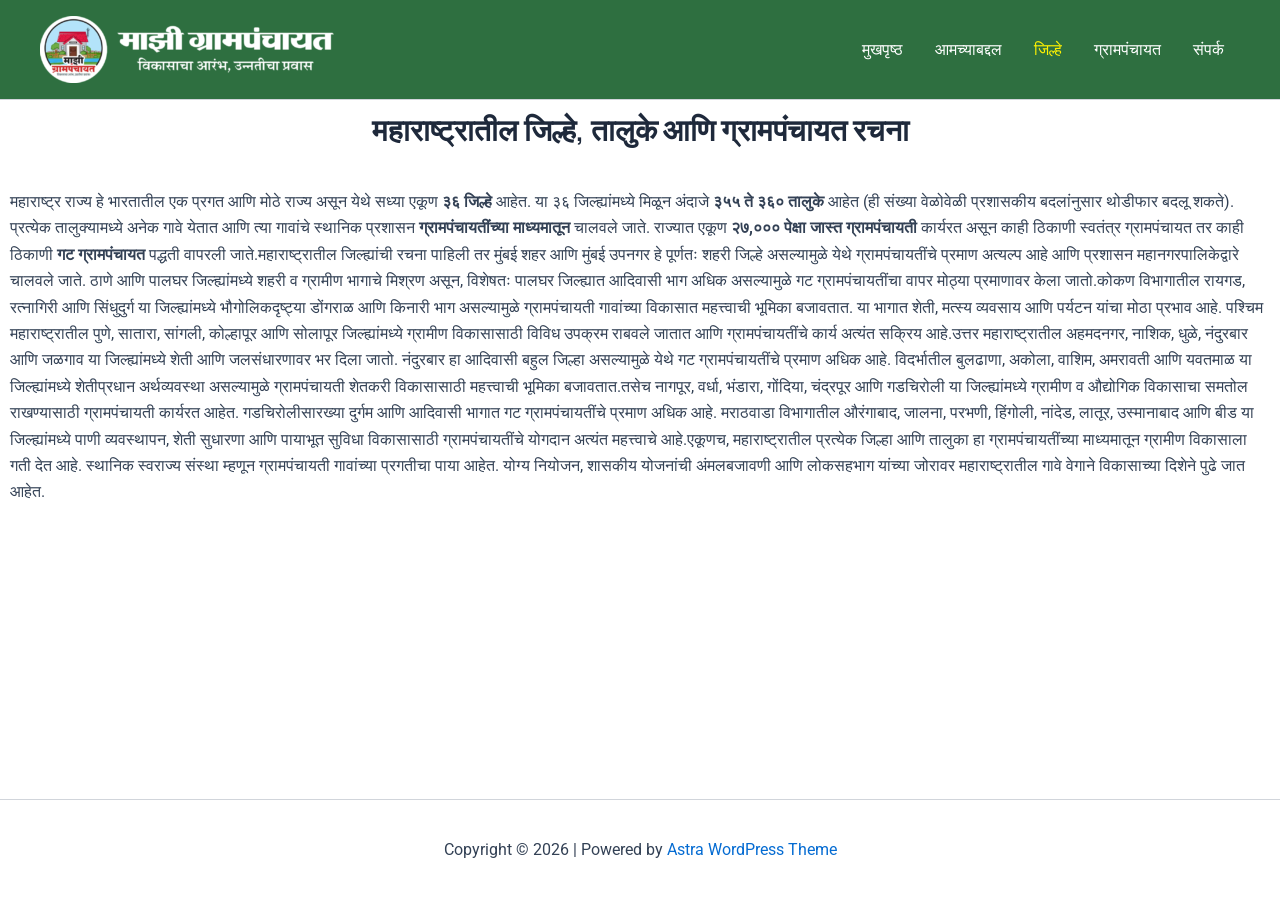
<file: district/index.html>
<!DOCTYPE html>
<html lang="en-US">
<head>
<meta charset="UTF-8">
<meta name="viewport" content="width=device-width, initial-scale=1">
	<link rel="profile" href="https://gmpg.org/xfn/11"> 
	<title>जिल्हे</title>
<meta name='robots' content='max-image-preview:large' />
<link rel="alternate" type="application/rss+xml" title=" &raquo; Feed" href="../feed/index.html" />
<link rel="alternate" type="application/rss+xml" title=" &raquo; Comments Feed" href="../comments/feed/index.html" />
<link rel="alternate" title="oEmbed (JSON)" type="application/json+oembed" href="../wp-json/oembed/1.0/embed%3Furl=https:%252F%252Fsienna-rhinoceros-530104.hostingersite.com%252Fdistrict%252F" />
<link rel="alternate" title="oEmbed (XML)" type="text/xml+oembed" href="../wp-json/oembed/1.0/embed%3Furl=https:%252F%252Fsienna-rhinoceros-530104.hostingersite.com%252Fdistrict%252F&amp;format=xml" />
<style id='wp-img-auto-sizes-contain-inline-css'>
img:is([sizes=auto i],[sizes^="auto," i]){contain-intrinsic-size:3000px 1500px}
/*# sourceURL=wp-img-auto-sizes-contain-inline-css */
</style>

<link rel='stylesheet' id='astra-theme-css-css' href='../wp-content/themes/astra/assets/css/minified/main.min.css%3Fver=4.12.6.css' media='all' />
<style id='astra-theme-css-inline-css'>
:root{--ast-post-nav-space:0;--ast-container-default-xlg-padding:2.5em;--ast-container-default-lg-padding:2.5em;--ast-container-default-slg-padding:2em;--ast-container-default-md-padding:2.5em;--ast-container-default-sm-padding:2.5em;--ast-container-default-xs-padding:2.4em;--ast-container-default-xxs-padding:1.8em;--ast-code-block-background:#ECEFF3;--ast-comment-inputs-background:#F9FAFB;--ast-normal-container-width:1200px;--ast-narrow-container-width:750px;--ast-blog-title-font-weight:600;--ast-blog-meta-weight:600;--ast-global-color-primary:var(--ast-global-color-4);--ast-global-color-secondary:var(--ast-global-color-5);--ast-global-color-alternate-background:var(--ast-global-color-6);--ast-global-color-subtle-background:var(--ast-global-color-7);--ast-bg-style-guide:var( --ast-global-color-secondary,--ast-global-color-5 );--ast-shadow-style-guide:0px 0px 4px 0 #00000057;--ast-global-dark-bg-style:#fff;--ast-global-dark-lfs:#fbfbfb;--ast-widget-bg-color:#fafafa;--ast-wc-container-head-bg-color:#fbfbfb;--ast-title-layout-bg:#eeeeee;--ast-search-border-color:#e7e7e7;--ast-lifter-hover-bg:#e6e6e6;--ast-gallery-block-color:#000;--srfm-color-input-label:var(--ast-global-color-2);}html{font-size:100%;}a{color:var(--ast-global-color-0);}a:hover,a:focus{color:var(--ast-global-color-1);}body,button,input,select,textarea,.ast-button,.ast-custom-button{font-family:-apple-system,BlinkMacSystemFont,Segoe UI,Roboto,Oxygen-Sans,Ubuntu,Cantarell,Helvetica Neue,sans-serif;font-weight:400;font-size:16px;font-size:1rem;line-height:var(--ast-body-line-height,1.65);}blockquote{color:var(--ast-global-color-3);}h1,h2,h3,h4,h5,h6,.entry-content :where(h1,h2,h3,h4,h5,h6),.site-title,.site-title a{font-weight:600;}.ast-site-identity .site-title a{color:var(--ast-global-color-2);}.site-title{font-size:26px;font-size:1.625rem;display:block;}header .custom-logo-link img{max-width:294px;width:294px;}.astra-logo-svg{width:294px;}.site-header .site-description{font-size:15px;font-size:0.9375rem;display:none;}.entry-title{font-size:20px;font-size:1.25rem;}.ast-blog-single-element.ast-taxonomy-container a{font-size:14px;font-size:0.875rem;}.ast-blog-meta-container{font-size:13px;font-size:0.8125rem;}.archive .ast-article-post .ast-article-inner,.blog .ast-article-post .ast-article-inner,.archive .ast-article-post .ast-article-inner:hover,.blog .ast-article-post .ast-article-inner:hover{border-top-left-radius:6px;border-top-right-radius:6px;border-bottom-right-radius:6px;border-bottom-left-radius:6px;overflow:hidden;}h1,.entry-content :where(h1){font-size:36px;font-size:2.25rem;font-weight:600;line-height:1.4em;}h2,.entry-content :where(h2){font-size:30px;font-size:1.875rem;font-weight:600;line-height:1.3em;}h3,.entry-content :where(h3){font-size:24px;font-size:1.5rem;font-weight:600;line-height:1.3em;}h4,.entry-content :where(h4){font-size:20px;font-size:1.25rem;line-height:1.2em;font-weight:600;}h5,.entry-content :where(h5){font-size:18px;font-size:1.125rem;line-height:1.2em;font-weight:600;}h6,.entry-content :where(h6){font-size:16px;font-size:1rem;line-height:1.25em;font-weight:600;}::selection{background-color:var(--ast-global-color-0);color:#ffffff;}body,h1,h2,h3,h4,h5,h6,.entry-title a,.entry-content :where(h1,h2,h3,h4,h5,h6){color:var(--ast-global-color-3);}.tagcloud a:hover,.tagcloud a:focus,.tagcloud a.current-item{color:#ffffff;border-color:var(--ast-global-color-0);background-color:var(--ast-global-color-0);}input:focus,input[type="text"]:focus,input[type="email"]:focus,input[type="url"]:focus,input[type="password"]:focus,input[type="reset"]:focus,input[type="search"]:focus,textarea:focus{border-color:var(--ast-global-color-0);}input[type="radio"]:checked,input[type=reset],input[type="checkbox"]:checked,input[type="checkbox"]:hover:checked,input[type="checkbox"]:focus:checked,input[type=range]::-webkit-slider-thumb{border-color:var(--ast-global-color-0);background-color:var(--ast-global-color-0);box-shadow:none;}.site-footer a:hover + .post-count,.site-footer a:focus + .post-count{background:var(--ast-global-color-0);border-color:var(--ast-global-color-0);}.single .nav-links .nav-previous,.single .nav-links .nav-next{color:var(--ast-global-color-0);}.entry-meta,.entry-meta *{line-height:1.45;color:var(--ast-global-color-0);}.entry-meta a:not(.ast-button):hover,.entry-meta a:not(.ast-button):hover *,.entry-meta a:not(.ast-button):focus,.entry-meta a:not(.ast-button):focus *,.page-links > .page-link,.page-links .page-link:hover,.post-navigation a:hover{color:var(--ast-global-color-1);}#cat option,.secondary .calendar_wrap thead a,.secondary .calendar_wrap thead a:visited{color:var(--ast-global-color-0);}.secondary .calendar_wrap #today,.ast-progress-val span{background:var(--ast-global-color-0);}.secondary a:hover + .post-count,.secondary a:focus + .post-count{background:var(--ast-global-color-0);border-color:var(--ast-global-color-0);}.calendar_wrap #today > a{color:#ffffff;}.page-links .page-link,.single .post-navigation a{color:var(--ast-global-color-3);}.ast-search-menu-icon .search-form button.search-submit{padding:0 4px;}.ast-search-menu-icon form.search-form{padding-right:0;}.ast-header-search .ast-search-menu-icon.ast-dropdown-active .search-form,.ast-header-search .ast-search-menu-icon.ast-dropdown-active .search-field:focus{transition:all 0.2s;}.search-form input.search-field:focus{outline:none;}.ast-mobile-header-content .ast-builder-layout-element:not(.ast-builder-menu):not(.ast-header-divider-element),.ast-mobile-popup-content .ast-builder-layout-element:not(.ast-builder-menu):not(.ast-header-divider-element){padding:15px 20px;}.ast-search-menu-icon .search-form button.search-submit:focus,.ast-theme-transparent-header .ast-header-search .ast-dropdown-active .ast-icon,.ast-theme-transparent-header .ast-inline-search .search-field:focus .ast-icon{color:var(--ast-global-color-1);}.ast-desktop .ast-header-search .slide-search .search-form{border:2px solid var(--ast-global-color-0);}.ast-header-search .slide-search .search-field{background-color:(--ast-global-dark-bg-style);}.ast-archive-title{color:var(--ast-global-color-2);}.widget-title{font-size:22px;font-size:1.375rem;color:var(--ast-global-color-2);}.single .ast-author-details .author-title{color:var(--ast-global-color-1);}.ast-single-post .entry-content a,.ast-comment-content a:not(.ast-comment-edit-reply-wrap a){text-decoration:underline;}.ast-single-post .elementor-widget-button .elementor-button,.ast-single-post .entry-content .uagb-tab a,.ast-single-post .entry-content .uagb-ifb-cta a,.ast-single-post .entry-content .uabb-module-content a,.ast-single-post .entry-content .uagb-post-grid a,.ast-single-post .entry-content .uagb-timeline a,.ast-single-post .entry-content .uagb-toc__wrap a,.ast-single-post .entry-content .uagb-taxomony-box a,.entry-content .wp-block-latest-posts > li > a,.ast-single-post .entry-content .wp-block-file__button,a.ast-post-filter-single,.ast-single-post .ast-comment-content .comment-reply-link,.ast-single-post .ast-comment-content .comment-edit-link{text-decoration:none;}.ast-search-menu-icon.slide-search a:focus-visible:focus-visible,.astra-search-icon:focus-visible,#close:focus-visible,a:focus-visible,.ast-menu-toggle:focus-visible,.site .skip-link:focus-visible,.wp-block-loginout input:focus-visible,.wp-block-search.wp-block-search__button-inside .wp-block-search__inside-wrapper,.ast-header-navigation-arrow:focus-visible,.ast-orders-table__row .ast-orders-table__cell:focus-visible,a#ast-apply-coupon:focus-visible,#ast-apply-coupon:focus-visible,#close:focus-visible,.button.search-submit:focus-visible,#search_submit:focus,.normal-search:focus-visible,.ast-header-account-wrap:focus-visible,.astra-cart-drawer-close:focus,.ast-single-variation:focus,.ast-button:focus,.ast-builder-button-wrap:has(.ast-custom-button-link:focus),.ast-builder-button-wrap .ast-custom-button-link:focus{outline-style:dotted;outline-color:inherit;outline-width:thin;}input:focus,input[type="text"]:focus,input[type="email"]:focus,input[type="url"]:focus,input[type="password"]:focus,input[type="reset"]:focus,input[type="search"]:focus,input[type="number"]:focus,textarea:focus,.wp-block-search__input:focus,[data-section="section-header-mobile-trigger"] .ast-button-wrap .ast-mobile-menu-trigger-minimal:focus,.ast-mobile-popup-drawer.active .menu-toggle-close:focus,#ast-scroll-top:focus,#coupon_code:focus,#ast-coupon-code:focus{border-style:dotted;border-color:inherit;border-width:thin;}input{outline:none;}.ast-logo-title-inline .site-logo-img{padding-right:1em;}.site-logo-img img{ transition:all 0.2s linear;}body .ast-oembed-container *{position:absolute;top:0;width:100%;height:100%;left:0;}body .wp-block-embed-pocket-casts .ast-oembed-container *{position:unset;}.ast-single-post-featured-section + article {margin-top: 2em;}.site-content .ast-single-post-featured-section img {width: 100%;overflow: hidden;object-fit: cover;}.ast-separate-container .site-content .ast-single-post-featured-section + article {margin-top: -80px;z-index: 9;position: relative;border-radius: 4px;}@media (min-width: 922px) {.ast-no-sidebar .site-content .ast-article-image-container--wide {margin-left: -120px;margin-right: -120px;max-width: unset;width: unset;}.ast-left-sidebar .site-content .ast-article-image-container--wide,.ast-right-sidebar .site-content .ast-article-image-container--wide {margin-left: -10px;margin-right: -10px;}.site-content .ast-article-image-container--full {margin-left: calc( -50vw + 50%);margin-right: calc( -50vw + 50%);max-width: 100vw;width: 100vw;}.ast-left-sidebar .site-content .ast-article-image-container--full,.ast-right-sidebar .site-content .ast-article-image-container--full {margin-left: -10px;margin-right: -10px;max-width: inherit;width: auto;}}.site > .ast-single-related-posts-container {margin-top: 0;}@media (min-width: 922px) {.ast-desktop .ast-container--narrow {max-width: var(--ast-narrow-container-width);margin: 0 auto;}}.ast-page-builder-template .hentry {margin: 0;}.ast-page-builder-template .site-content > .ast-container {max-width: 100%;padding: 0;}.ast-page-builder-template .site .site-content #primary {padding: 0;margin: 0;}.ast-page-builder-template .no-results {text-align: center;margin: 4em auto;}.ast-page-builder-template .ast-pagination {padding: 2em;}.ast-page-builder-template .entry-header.ast-no-title.ast-no-thumbnail {margin-top: 0;}.ast-page-builder-template .entry-header.ast-header-without-markup {margin-top: 0;margin-bottom: 0;}.ast-page-builder-template .entry-header.ast-no-title.ast-no-meta {margin-bottom: 0;}.ast-page-builder-template.single .post-navigation {padding-bottom: 2em;}.ast-page-builder-template.single-post .site-content > .ast-container {max-width: 100%;}.ast-page-builder-template .entry-header {margin-top: 2em;margin-left: auto;margin-right: auto;}.ast-page-builder-template .ast-archive-description {margin: 2em auto 0;padding-left: 20px;padding-right: 20px;}.ast-page-builder-template .ast-row {margin-left: 0;margin-right: 0;}.single.ast-page-builder-template .entry-header + .entry-content,.single.ast-page-builder-template .ast-single-entry-banner + .site-content article .entry-content {margin-bottom: 2em;}@media(min-width: 921px) {.ast-page-builder-template.archive.ast-right-sidebar .ast-row article,.ast-page-builder-template.archive.ast-left-sidebar .ast-row article {padding-left: 0;padding-right: 0;}}input[type="text"],input[type="number"],input[type="email"],input[type="url"],input[type="password"],input[type="search"],input[type=reset],input[type=tel],input[type=date],select,textarea{font-size:16px;font-style:normal;font-weight:400;line-height:24px;width:100%;padding:12px 16px;border-radius:4px;box-shadow:0px 1px 2px 0px rgba(0,0,0,0.05);color:var(--ast-form-input-text,#475569);}input[type="text"],input[type="number"],input[type="email"],input[type="url"],input[type="password"],input[type="search"],input[type=reset],input[type=tel],input[type=date],select{height:40px;}input[type="date"]{border-width:1px;border-style:solid;border-color:var(--ast-border-color);background:var( --ast-global-color-secondary,--ast-global-color-5 );}input[type="text"]:focus,input[type="number"]:focus,input[type="email"]:focus,input[type="url"]:focus,input[type="password"]:focus,input[type="search"]:focus,input[type=reset]:focus,input[type="tel"]:focus,input[type="date"]:focus,select:focus,textarea:focus{border-color:#046BD2;box-shadow:none;outline:none;color:var(--ast-form-input-focus-text,#475569);}label,legend{color:var(--ast-global-color-2,#111827 );font-size:14px;font-style:normal;font-weight:500;line-height:20px;}select{padding:6px 10px;}fieldset{padding:30px;border-radius:4px;}button,.ast-button,.button,input[type="button"],input[type="reset"],input[type="submit"],a:where(.wp-block-button__link){border-radius:4px;box-shadow:0px 1px 2px 0px rgba(0,0,0,0.05);}:root{--ast-comment-inputs-background:#FFF;}::placeholder{color:var(--ast-form-field-color,#9CA3AF);}::-ms-input-placeholder{color:var(--ast-form-field-color,#9CA3AF);}@media (max-width:921.9px){#ast-desktop-header{display:none;}}@media (min-width:922px){#ast-mobile-header{display:none;}}.wp-block-buttons.aligncenter{justify-content:center;}@media (max-width:921px){.ast-theme-transparent-header #primary,.ast-theme-transparent-header #secondary{padding:0;}}@media (max-width:921px){.ast-plain-container.ast-no-sidebar #primary{padding:0;}}.ast-plain-container.ast-no-sidebar #primary{margin-top:0;margin-bottom:0;}.wp-block-button.is-style-outline .wp-block-button__link{border-color:var(--ast-global-color-0);}div.wp-block-button.is-style-outline > .wp-block-button__link:not(.has-text-color),div.wp-block-button.wp-block-button__link.is-style-outline:not(.has-text-color){color:var(--ast-global-color-0);}.wp-block-button.is-style-outline .wp-block-button__link:hover,.wp-block-buttons .wp-block-button.is-style-outline .wp-block-button__link:focus,.wp-block-buttons .wp-block-button.is-style-outline > .wp-block-button__link:not(.has-text-color):hover,.wp-block-buttons .wp-block-button.wp-block-button__link.is-style-outline:not(.has-text-color):hover{color:#ffffff;background-color:var(--ast-global-color-1);border-color:var(--ast-global-color-1);}.post-page-numbers.current .page-link,.ast-pagination .page-numbers.current{color:#ffffff;border-color:var(--ast-global-color-0);background-color:var(--ast-global-color-0);}.wp-block-buttons .wp-block-button.is-style-outline .wp-block-button__link.wp-element-button,.ast-outline-button,.wp-block-uagb-buttons-child .uagb-buttons-repeater.ast-outline-button{border-color:var(--ast-global-color-0);border-top-width:2px;border-right-width:2px;border-bottom-width:2px;border-left-width:2px;font-family:inherit;font-weight:500;font-size:16px;font-size:1rem;line-height:1em;padding-top:13px;padding-right:30px;padding-bottom:13px;padding-left:30px;}.wp-block-buttons .wp-block-button.is-style-outline > .wp-block-button__link:not(.has-text-color),.wp-block-buttons .wp-block-button.wp-block-button__link.is-style-outline:not(.has-text-color),.ast-outline-button{color:var(--ast-global-color-0);}.wp-block-button.is-style-outline .wp-block-button__link:hover,.wp-block-buttons .wp-block-button.is-style-outline .wp-block-button__link:focus,.wp-block-buttons .wp-block-button.is-style-outline > .wp-block-button__link:not(.has-text-color):hover,.wp-block-buttons .wp-block-button.wp-block-button__link.is-style-outline:not(.has-text-color):hover,.ast-outline-button:hover,.ast-outline-button:focus,.wp-block-uagb-buttons-child .uagb-buttons-repeater.ast-outline-button:hover,.wp-block-uagb-buttons-child .uagb-buttons-repeater.ast-outline-button:focus{color:#ffffff;background-color:var(--ast-global-color-1);border-color:var(--ast-global-color-1);}.ast-single-post .entry-content a.ast-outline-button,.ast-single-post .entry-content .is-style-outline>.wp-block-button__link{text-decoration:none;}.wp-block-button .wp-block-button__link.wp-element-button.is-style-outline:not(.has-background),.wp-block-button.is-style-outline>.wp-block-button__link.wp-element-button:not(.has-background),.ast-outline-button{background-color:transparent;}.uagb-buttons-repeater.ast-outline-button{border-radius:9999px;}@media (max-width:921px){.wp-block-buttons .wp-block-button.is-style-outline .wp-block-button__link.wp-element-button,.ast-outline-button,.wp-block-uagb-buttons-child .uagb-buttons-repeater.ast-outline-button{padding-top:12px;padding-right:28px;padding-bottom:12px;padding-left:28px;}}@media (max-width:544px){.wp-block-buttons .wp-block-button.is-style-outline .wp-block-button__link.wp-element-button,.ast-outline-button,.wp-block-uagb-buttons-child .uagb-buttons-repeater.ast-outline-button{padding-top:10px;padding-right:24px;padding-bottom:10px;padding-left:24px;}}.entry-content[data-ast-blocks-layout] > figure{margin-bottom:1em;}h1.widget-title{font-weight:600;}h2.widget-title{font-weight:600;}h3.widget-title{font-weight:600;}.elementor-widget-container .elementor-loop-container .e-loop-item[data-elementor-type="loop-item"]{width:100%;} .content-area .elementor-widget-theme-post-content h1,.content-area .elementor-widget-theme-post-content h2,.content-area .elementor-widget-theme-post-content h3,.content-area .elementor-widget-theme-post-content h4,.content-area .elementor-widget-theme-post-content h5,.content-area .elementor-widget-theme-post-content h6{margin-top:1.5em;margin-bottom:calc(0.3em + 10px);}#page{display:flex;flex-direction:column;min-height:100vh;}.ast-404-layout-1 h1.page-title{color:var(--ast-global-color-2);}.single .post-navigation a{line-height:1em;height:inherit;}.error-404 .page-sub-title{font-size:1.5rem;font-weight:inherit;}.search .site-content .content-area .search-form{margin-bottom:0;}#page .site-content{flex-grow:1;}.widget{margin-bottom:1.25em;}#secondary li{line-height:1.5em;}#secondary .wp-block-group h2{margin-bottom:0.7em;}#secondary h2{font-size:1.7rem;}.ast-separate-container .ast-article-post,.ast-separate-container .ast-article-single,.ast-separate-container .comment-respond{padding:3em;}.ast-separate-container .ast-article-single .ast-article-single{padding:0;}.ast-article-single .wp-block-post-template-is-layout-grid{padding-left:0;}.ast-separate-container .comments-title,.ast-narrow-container .comments-title{padding:1.5em 2em;}.ast-page-builder-template .comment-form-textarea,.ast-comment-formwrap .ast-grid-common-col{padding:0;}.ast-comment-formwrap{padding:0;display:inline-flex;column-gap:20px;width:100%;margin-left:0;margin-right:0;}.comments-area textarea#comment:focus,.comments-area textarea#comment:active,.comments-area .ast-comment-formwrap input[type="text"]:focus,.comments-area .ast-comment-formwrap input[type="text"]:active {box-shadow:none;outline:none;}.archive.ast-page-builder-template .entry-header{margin-top:2em;}.ast-page-builder-template .ast-comment-formwrap{width:100%;}.entry-title{margin-bottom:0.6em;}.ast-archive-description p{font-size:inherit;font-weight:inherit;line-height:inherit;}.ast-separate-container .ast-comment-list li.depth-1,.hentry{margin-bottom:1.5em;}.site-content section.ast-archive-description{margin-bottom:2em;}@media (min-width:921px){.ast-left-sidebar.ast-page-builder-template #secondary,.archive.ast-right-sidebar.ast-page-builder-template .site-main{padding-left:20px;padding-right:20px;}}@media (max-width:544px){.ast-comment-formwrap.ast-row{column-gap:10px;display:inline-block;}#ast-commentform .ast-grid-common-col{position:relative;width:100%;}}@media (min-width:1201px){.ast-separate-container .ast-article-post,.ast-separate-container .ast-article-single,.ast-separate-container .ast-author-box,.ast-separate-container .ast-404-layout-1,.ast-separate-container .no-results{padding:3em;}} .content-area .elementor-widget-theme-post-content h1,.content-area .elementor-widget-theme-post-content h2,.content-area .elementor-widget-theme-post-content h3,.content-area .elementor-widget-theme-post-content h4,.content-area .elementor-widget-theme-post-content h5,.content-area .elementor-widget-theme-post-content h6{margin-top:1.5em;margin-bottom:calc(0.3em + 10px);}.elementor-loop-container .e-loop-item,.elementor-loop-container .ast-separate-container .ast-article-post,.elementor-loop-container .ast-separate-container .ast-article-single,.elementor-loop-container .ast-separate-container .comment-respond{padding:0px;}@media (max-width:921px){.ast-left-sidebar #content > .ast-container{display:flex;flex-direction:column-reverse;width:100%;}}@media (min-width:922px){.ast-separate-container.ast-right-sidebar #primary,.ast-separate-container.ast-left-sidebar #primary{border:0;}.search-no-results.ast-separate-container #primary{margin-bottom:4em;}}.wp-block-button .wp-block-button__link{color:#ffffff;}.wp-block-button .wp-block-button__link:hover,.wp-block-button .wp-block-button__link:focus{color:#ffffff;background-color:var(--ast-global-color-1);border-color:var(--ast-global-color-1);}.elementor-widget-heading h1.elementor-heading-title{line-height:1.4em;}.elementor-widget-heading h2.elementor-heading-title{line-height:1.3em;}.elementor-widget-heading h3.elementor-heading-title{line-height:1.3em;}.elementor-widget-heading h4.elementor-heading-title{line-height:1.2em;}.elementor-widget-heading h5.elementor-heading-title{line-height:1.2em;}.elementor-widget-heading h6.elementor-heading-title{line-height:1.25em;}.wp-block-button .wp-block-button__link,.wp-block-search .wp-block-search__button,body .wp-block-file .wp-block-file__button{border-color:var(--ast-global-color-0);background-color:var(--ast-global-color-0);color:#ffffff;font-family:inherit;font-weight:500;line-height:1em;font-size:16px;font-size:1rem;padding-top:15px;padding-right:30px;padding-bottom:15px;padding-left:30px;}.ast-single-post .entry-content .wp-block-button .wp-block-button__link,.ast-single-post .entry-content .wp-block-search .wp-block-search__button,body .entry-content .wp-block-file .wp-block-file__button{text-decoration:none;}@media (max-width:921px){.wp-block-button .wp-block-button__link,.wp-block-search .wp-block-search__button,body .wp-block-file .wp-block-file__button{padding-top:14px;padding-right:28px;padding-bottom:14px;padding-left:28px;}}@media (max-width:544px){.wp-block-button .wp-block-button__link,.wp-block-search .wp-block-search__button,body .wp-block-file .wp-block-file__button{padding-top:12px;padding-right:24px;padding-bottom:12px;padding-left:24px;}}.menu-toggle,button,.ast-button,.ast-custom-button,.button,input#submit,input[type="button"],input[type="submit"],input[type="reset"],#comments .submit,.search .search-submit,form[CLASS*="wp-block-search__"].wp-block-search .wp-block-search__inside-wrapper .wp-block-search__button,body .wp-block-file .wp-block-file__button,.search .search-submit{border-style:solid;border-top-width:0;border-right-width:0;border-left-width:0;border-bottom-width:0;color:#ffffff;border-color:var(--ast-global-color-0);background-color:var(--ast-global-color-0);padding-top:15px;padding-right:30px;padding-bottom:15px;padding-left:30px;font-family:inherit;font-weight:500;font-size:16px;font-size:1rem;line-height:1em;}button:focus,.menu-toggle:hover,button:hover,.ast-button:hover,.ast-custom-button:hover .button:hover,.ast-custom-button:hover ,input[type=reset]:hover,input[type=reset]:focus,input#submit:hover,input#submit:focus,input[type="button"]:hover,input[type="button"]:focus,input[type="submit"]:hover,input[type="submit"]:focus,form[CLASS*="wp-block-search__"].wp-block-search .wp-block-search__inside-wrapper .wp-block-search__button:hover,form[CLASS*="wp-block-search__"].wp-block-search .wp-block-search__inside-wrapper .wp-block-search__button:focus,body .wp-block-file .wp-block-file__button:hover,body .wp-block-file .wp-block-file__button:focus{color:#ffffff;background-color:var(--ast-global-color-1);border-color:var(--ast-global-color-1);}form[CLASS*="wp-block-search__"].wp-block-search .wp-block-search__inside-wrapper .wp-block-search__button.has-icon{padding-top:calc(15px - 3px);padding-right:calc(30px - 3px);padding-bottom:calc(15px - 3px);padding-left:calc(30px - 3px);}@media (max-width:921px){.menu-toggle,button,.ast-button,.ast-custom-button,.button,input#submit,input[type="button"],input[type="submit"],input[type="reset"],#comments .submit,.search .search-submit,form[CLASS*="wp-block-search__"].wp-block-search .wp-block-search__inside-wrapper .wp-block-search__button,body .wp-block-file .wp-block-file__button,.search .search-submit{padding-top:14px;padding-right:28px;padding-bottom:14px;padding-left:28px;}}@media (max-width:544px){.menu-toggle,button,.ast-button,.ast-custom-button,.button,input#submit,input[type="button"],input[type="submit"],input[type="reset"],#comments .submit,.search .search-submit,form[CLASS*="wp-block-search__"].wp-block-search .wp-block-search__inside-wrapper .wp-block-search__button,body .wp-block-file .wp-block-file__button,.search .search-submit{padding-top:12px;padding-right:24px;padding-bottom:12px;padding-left:24px;}}@media (max-width:921px){.ast-mobile-header-stack .main-header-bar .ast-search-menu-icon{display:inline-block;}.ast-header-break-point.ast-header-custom-item-outside .ast-mobile-header-stack .main-header-bar .ast-search-icon{margin:0;}.ast-comment-avatar-wrap img{max-width:2.5em;}.ast-comment-meta{padding:0 1.8888em 1.3333em;}}@media (min-width:544px){.ast-container{max-width:100%;}}@media (max-width:544px){.ast-separate-container .ast-article-post,.ast-separate-container .ast-article-single,.ast-separate-container .comments-title,.ast-separate-container .ast-archive-description{padding:1.5em 1em;}.ast-separate-container #content .ast-container{padding-left:0.54em;padding-right:0.54em;}.ast-separate-container .ast-comment-list .bypostauthor{padding:.5em;}.ast-search-menu-icon.ast-dropdown-active .search-field{width:170px;}} #ast-mobile-header .ast-site-header-cart-li a{pointer-events:none;}.ast-separate-container{background-color:var(--ast-global-color-5);}@media (max-width:921px){.site-title{display:block;}.site-header .site-description{display:none;}h1,.entry-content :where(h1){font-size:30px;font-size:1.875rem;}h2,.entry-content :where(h2){font-size:25px;font-size:1.5625rem;}h3,.entry-content :where(h3){font-size:20px;font-size:1.25rem;}}@media (max-width:544px){.site-title{display:block;}.site-header .site-description{display:none;}h1,.entry-content :where(h1){font-size:30px;font-size:1.875rem;}h2,.entry-content :where(h2){font-size:25px;font-size:1.5625rem;}h3,.entry-content :where(h3){font-size:20px;font-size:1.25rem;}}@media (max-width:921px){html{font-size:91.2%;}}@media (max-width:544px){html{font-size:91.2%;}}@media (min-width:922px){.ast-container{max-width:1240px;}}@media (min-width:922px){.site-content .ast-container{display:flex;}}@media (max-width:921px){.site-content .ast-container{flex-direction:column;}}.entry-content :where(h1,h2,h3,h4,h5,h6){clear:none;}@media (min-width:922px){.main-header-menu .sub-menu .menu-item.ast-left-align-sub-menu:hover > .sub-menu,.main-header-menu .sub-menu .menu-item.ast-left-align-sub-menu.focus > .sub-menu{margin-left:-0px;}}.entry-content li > p{margin-bottom:0;}.site .comments-area{padding-bottom:2em;margin-top:2em;}.wp-block-file {display: flex;align-items: center;flex-wrap: wrap;justify-content: space-between;}.wp-block-pullquote {border: none;}.wp-block-pullquote blockquote::before {content: "\201D";font-family: "Helvetica",sans-serif;display: flex;transform: rotate( 180deg );font-size: 6rem;font-style: normal;line-height: 1;font-weight: bold;align-items: center;justify-content: center;}.has-text-align-right > blockquote::before {justify-content: flex-start;}.has-text-align-left > blockquote::before {justify-content: flex-end;}figure.wp-block-pullquote.is-style-solid-color blockquote {max-width: 100%;text-align: inherit;}:root {--wp--custom--ast-default-block-top-padding: 3em;--wp--custom--ast-default-block-right-padding: 3em;--wp--custom--ast-default-block-bottom-padding: 3em;--wp--custom--ast-default-block-left-padding: 3em;--wp--custom--ast-container-width: 1200px;--wp--custom--ast-content-width-size: 1200px;--wp--custom--ast-wide-width-size: calc(1200px + var(--wp--custom--ast-default-block-left-padding) + var(--wp--custom--ast-default-block-right-padding));}.ast-narrow-container {--wp--custom--ast-content-width-size: 750px;--wp--custom--ast-wide-width-size: 750px;}@media(max-width: 921px) {:root {--wp--custom--ast-default-block-top-padding: 3em;--wp--custom--ast-default-block-right-padding: 2em;--wp--custom--ast-default-block-bottom-padding: 3em;--wp--custom--ast-default-block-left-padding: 2em;}}@media(max-width: 544px) {:root {--wp--custom--ast-default-block-top-padding: 3em;--wp--custom--ast-default-block-right-padding: 1.5em;--wp--custom--ast-default-block-bottom-padding: 3em;--wp--custom--ast-default-block-left-padding: 1.5em;}}.entry-content > .wp-block-group,.entry-content > .wp-block-cover,.entry-content > .wp-block-columns {padding-top: var(--wp--custom--ast-default-block-top-padding);padding-right: var(--wp--custom--ast-default-block-right-padding);padding-bottom: var(--wp--custom--ast-default-block-bottom-padding);padding-left: var(--wp--custom--ast-default-block-left-padding);}.ast-plain-container.ast-no-sidebar .entry-content > .alignfull,.ast-page-builder-template .ast-no-sidebar .entry-content > .alignfull {margin-left: calc( -50vw + 50%);margin-right: calc( -50vw + 50%);max-width: 100vw;width: 100vw;}.ast-plain-container.ast-no-sidebar .entry-content .alignfull .alignfull,.ast-page-builder-template.ast-no-sidebar .entry-content .alignfull .alignfull,.ast-plain-container.ast-no-sidebar .entry-content .alignfull .alignwide,.ast-page-builder-template.ast-no-sidebar .entry-content .alignfull .alignwide,.ast-plain-container.ast-no-sidebar .entry-content .alignwide .alignfull,.ast-page-builder-template.ast-no-sidebar .entry-content .alignwide .alignfull,.ast-plain-container.ast-no-sidebar .entry-content .alignwide .alignwide,.ast-page-builder-template.ast-no-sidebar .entry-content .alignwide .alignwide,.ast-plain-container.ast-no-sidebar .entry-content .wp-block-column .alignfull,.ast-page-builder-template.ast-no-sidebar .entry-content .wp-block-column .alignfull,.ast-plain-container.ast-no-sidebar .entry-content .wp-block-column .alignwide,.ast-page-builder-template.ast-no-sidebar .entry-content .wp-block-column .alignwide {margin-left: auto;margin-right: auto;width: 100%;}[data-ast-blocks-layout] .wp-block-separator:not(.is-style-dots) {height: 0;}[data-ast-blocks-layout] .wp-block-separator {margin: 20px auto;}[data-ast-blocks-layout] .wp-block-separator:not(.is-style-wide):not(.is-style-dots) {max-width: 100px;}[data-ast-blocks-layout] .wp-block-separator.has-background {padding: 0;}.entry-content[data-ast-blocks-layout] > * {max-width: var(--wp--custom--ast-content-width-size);margin-left: auto;margin-right: auto;}.entry-content[data-ast-blocks-layout] > .alignwide {max-width: var(--wp--custom--ast-wide-width-size);}.entry-content[data-ast-blocks-layout] .alignfull {max-width: none;}.entry-content .wp-block-columns {margin-bottom: 0;}blockquote {margin: 1.5em;border-color: rgba(0,0,0,0.05);}.wp-block-quote:not(.has-text-align-right):not(.has-text-align-center) {border-left: 5px solid rgba(0,0,0,0.05);}.has-text-align-right > blockquote,blockquote.has-text-align-right {border-right: 5px solid rgba(0,0,0,0.05);}.has-text-align-left > blockquote,blockquote.has-text-align-left {border-left: 5px solid rgba(0,0,0,0.05);}.wp-block-site-tagline,.wp-block-latest-posts .read-more {margin-top: 15px;}.wp-block-loginout p label {display: block;}.wp-block-loginout p:not(.login-remember):not(.login-submit) input {width: 100%;}.wp-block-loginout input:focus {border-color: transparent;}.wp-block-loginout input:focus {outline: thin dotted;}.entry-content .wp-block-media-text .wp-block-media-text__content {padding: 0 0 0 8%;}.entry-content .wp-block-media-text.has-media-on-the-right .wp-block-media-text__content {padding: 0 8% 0 0;}.entry-content .wp-block-media-text.has-background .wp-block-media-text__content {padding: 8%;}.entry-content .wp-block-cover:not([class*="background-color"]):not(.has-text-color.has-link-color) .wp-block-cover__inner-container,.entry-content .wp-block-cover:not([class*="background-color"]) .wp-block-cover-image-text,.entry-content .wp-block-cover:not([class*="background-color"]) .wp-block-cover-text,.entry-content .wp-block-cover-image:not([class*="background-color"]) .wp-block-cover__inner-container,.entry-content .wp-block-cover-image:not([class*="background-color"]) .wp-block-cover-image-text,.entry-content .wp-block-cover-image:not([class*="background-color"]) .wp-block-cover-text {color: var(--ast-global-color-primary,var(--ast-global-color-5));}.wp-block-loginout .login-remember input {width: 1.1rem;height: 1.1rem;margin: 0 5px 4px 0;vertical-align: middle;}.wp-block-latest-posts > li > *:first-child,.wp-block-latest-posts:not(.is-grid) > li:first-child {margin-top: 0;}.entry-content > .wp-block-buttons,.entry-content > .wp-block-uagb-buttons {margin-bottom: 1.5em;}.wp-block-search__inside-wrapper .wp-block-search__input {padding: 0 10px;color: var(--ast-global-color-3);background: var(--ast-global-color-primary,var(--ast-global-color-5));border-color: var(--ast-border-color);}.wp-block-latest-posts .read-more {margin-bottom: 1.5em;}.wp-block-search__no-button .wp-block-search__inside-wrapper .wp-block-search__input {padding-top: 5px;padding-bottom: 5px;}.wp-block-latest-posts .wp-block-latest-posts__post-date,.wp-block-latest-posts .wp-block-latest-posts__post-author {font-size: 1rem;}.wp-block-latest-posts > li > *,.wp-block-latest-posts:not(.is-grid) > li {margin-top: 12px;margin-bottom: 12px;}.ast-page-builder-template .entry-content[data-ast-blocks-layout] > .alignwide:where(:not(.uagb-is-root-container):not(.spectra-is-root-container)) > * {max-width: var(--wp--custom--ast-wide-width-size);}.ast-page-builder-template .entry-content[data-ast-blocks-layout] > .inherit-container-width > *,.ast-page-builder-template .entry-content[data-ast-blocks-layout] > *:not(.wp-block-group):where(:not(.uagb-is-root-container):not(.spectra-is-root-container)) > *,.entry-content[data-ast-blocks-layout] > .wp-block-cover .wp-block-cover__inner-container {max-width: none ;margin-left: auto;margin-right: auto;}.ast-page-builder-template .entry-content[data-ast-blocks-layout] > *,.ast-page-builder-template .entry-content[data-ast-blocks-layout] > .alignfull:where(:not(.wp-block-group):not(.uagb-is-root-container):not(.spectra-is-root-container)) > * {max-width: none;}.entry-content[data-ast-blocks-layout] .wp-block-cover:not(.alignleft):not(.alignright) {width: auto;}@media(max-width: 1200px) {.ast-separate-container .entry-content > .alignfull,.ast-separate-container .entry-content[data-ast-blocks-layout] > .alignwide,.ast-plain-container .entry-content[data-ast-blocks-layout] > .alignwide,.ast-plain-container .entry-content .alignfull {margin-left: calc(-1 * min(var(--ast-container-default-xlg-padding),20px)) ;margin-right: calc(-1 * min(var(--ast-container-default-xlg-padding),20px));}}@media(min-width: 1201px) {.ast-separate-container .entry-content > .alignfull {margin-left: calc(-1 * var(--ast-container-default-xlg-padding) );margin-right: calc(-1 * var(--ast-container-default-xlg-padding) );}.ast-separate-container .entry-content[data-ast-blocks-layout] > .alignwide,.ast-plain-container .entry-content[data-ast-blocks-layout] > .alignwide {margin-left: auto;margin-right: auto;}}@media(min-width: 921px) {.ast-separate-container .entry-content .wp-block-group.alignwide:not(.inherit-container-width) > :where(:not(.alignleft):not(.alignright)),.ast-plain-container .entry-content .wp-block-group.alignwide:not(.inherit-container-width) > :where(:not(.alignleft):not(.alignright)) {max-width: calc( var(--wp--custom--ast-content-width-size) + 80px );}.ast-plain-container.ast-right-sidebar .entry-content[data-ast-blocks-layout] .alignfull,.ast-plain-container.ast-left-sidebar .entry-content[data-ast-blocks-layout] .alignfull {margin-left: -60px;margin-right: -60px;}}@media(min-width: 544px) {.entry-content > .alignleft {margin-right: 20px;}.entry-content > .alignright {margin-left: 20px;}}@media (max-width:544px){.wp-block-columns .wp-block-column:not(:last-child){margin-bottom:20px;}.wp-block-latest-posts{margin:0;}}@media( max-width: 600px ) {.entry-content .wp-block-media-text .wp-block-media-text__content,.entry-content .wp-block-media-text.has-media-on-the-right .wp-block-media-text__content {padding: 8% 0 0;}.entry-content .wp-block-media-text.has-background .wp-block-media-text__content {padding: 8%;}}.ast-page-builder-template .entry-header {padding-left: 0;}.ast-narrow-container .site-content .wp-block-uagb-image--align-full .wp-block-uagb-image__figure {max-width: 100%;margin-left: auto;margin-right: auto;}.entry-content ul,.entry-content ol {padding: revert;margin: revert;padding-left: 20px;}.entry-content ul.wc-block-product-template{padding: 0;}:root .has-ast-global-color-0-color{color:var(--ast-global-color-0);}:root .has-ast-global-color-0-background-color{background-color:var(--ast-global-color-0);}:root .wp-block-button .has-ast-global-color-0-color{color:var(--ast-global-color-0);}:root .wp-block-button .has-ast-global-color-0-background-color{background-color:var(--ast-global-color-0);}:root .has-ast-global-color-1-color{color:var(--ast-global-color-1);}:root .has-ast-global-color-1-background-color{background-color:var(--ast-global-color-1);}:root .wp-block-button .has-ast-global-color-1-color{color:var(--ast-global-color-1);}:root .wp-block-button .has-ast-global-color-1-background-color{background-color:var(--ast-global-color-1);}:root .has-ast-global-color-2-color{color:var(--ast-global-color-2);}:root .has-ast-global-color-2-background-color{background-color:var(--ast-global-color-2);}:root .wp-block-button .has-ast-global-color-2-color{color:var(--ast-global-color-2);}:root .wp-block-button .has-ast-global-color-2-background-color{background-color:var(--ast-global-color-2);}:root .has-ast-global-color-3-color{color:var(--ast-global-color-3);}:root .has-ast-global-color-3-background-color{background-color:var(--ast-global-color-3);}:root .wp-block-button .has-ast-global-color-3-color{color:var(--ast-global-color-3);}:root .wp-block-button .has-ast-global-color-3-background-color{background-color:var(--ast-global-color-3);}:root .has-ast-global-color-4-color{color:var(--ast-global-color-4);}:root .has-ast-global-color-4-background-color{background-color:var(--ast-global-color-4);}:root .wp-block-button .has-ast-global-color-4-color{color:var(--ast-global-color-4);}:root .wp-block-button .has-ast-global-color-4-background-color{background-color:var(--ast-global-color-4);}:root .has-ast-global-color-5-color{color:var(--ast-global-color-5);}:root .has-ast-global-color-5-background-color{background-color:var(--ast-global-color-5);}:root .wp-block-button .has-ast-global-color-5-color{color:var(--ast-global-color-5);}:root .wp-block-button .has-ast-global-color-5-background-color{background-color:var(--ast-global-color-5);}:root .has-ast-global-color-6-color{color:var(--ast-global-color-6);}:root .has-ast-global-color-6-background-color{background-color:var(--ast-global-color-6);}:root .wp-block-button .has-ast-global-color-6-color{color:var(--ast-global-color-6);}:root .wp-block-button .has-ast-global-color-6-background-color{background-color:var(--ast-global-color-6);}:root .has-ast-global-color-7-color{color:var(--ast-global-color-7);}:root .has-ast-global-color-7-background-color{background-color:var(--ast-global-color-7);}:root .wp-block-button .has-ast-global-color-7-color{color:var(--ast-global-color-7);}:root .wp-block-button .has-ast-global-color-7-background-color{background-color:var(--ast-global-color-7);}:root .has-ast-global-color-8-color{color:var(--ast-global-color-8);}:root .has-ast-global-color-8-background-color{background-color:var(--ast-global-color-8);}:root .wp-block-button .has-ast-global-color-8-color{color:var(--ast-global-color-8);}:root .wp-block-button .has-ast-global-color-8-background-color{background-color:var(--ast-global-color-8);}:root{--ast-global-color-0:#046bd2;--ast-global-color-1:#045cb4;--ast-global-color-2:#1e293b;--ast-global-color-3:#334155;--ast-global-color-4:#FFFFFF;--ast-global-color-5:#F0F5FA;--ast-global-color-6:#111111;--ast-global-color-7:#D1D5DB;--ast-global-color-8:#111111;}:root {--ast-border-color : var(--ast-global-color-7);}.ast-single-entry-banner {-js-display: flex;display: flex;flex-direction: column;justify-content: center;text-align: center;position: relative;background: var(--ast-title-layout-bg);}.ast-single-entry-banner[data-banner-layout="layout-1"] {max-width: 1200px;background: inherit;padding: 20px 0;}.ast-single-entry-banner[data-banner-width-type="custom"] {margin: 0 auto;width: 100%;}.ast-single-entry-banner + .site-content .entry-header {margin-bottom: 0;}.site .ast-author-avatar {--ast-author-avatar-size: ;}a.ast-underline-text {text-decoration: underline;}.ast-container > .ast-terms-link {position: relative;display: block;}a.ast-button.ast-badge-tax {padding: 4px 8px;border-radius: 3px;font-size: inherit;}header.entry-header{text-align:left;}header.entry-header .entry-title{font-weight:600;font-size:32px;font-size:2rem;}header.entry-header > *:not(:last-child){margin-bottom:10px;}header.entry-header .post-thumb-img-content{text-align:center;}header.entry-header .post-thumb img,.ast-single-post-featured-section.post-thumb img{aspect-ratio:16/9;width:100%;height:100%;}@media (max-width:921px){header.entry-header{text-align:left;}}@media (max-width:544px){header.entry-header{text-align:left;}}.ast-archive-entry-banner {-js-display: flex;display: flex;flex-direction: column;justify-content: center;text-align: center;position: relative;background: var(--ast-title-layout-bg);}.ast-archive-entry-banner[data-banner-width-type="custom"] {margin: 0 auto;width: 100%;}.ast-archive-entry-banner[data-banner-layout="layout-1"] {background: inherit;padding: 20px 0;text-align: left;}body.archive .ast-archive-description{max-width:1200px;width:100%;text-align:left;padding-top:3em;padding-right:3em;padding-bottom:3em;padding-left:3em;}body.archive .ast-archive-description .ast-archive-title,body.archive .ast-archive-description .ast-archive-title *{font-weight:600;font-size:32px;font-size:2rem;}body.archive .ast-archive-description > *:not(:last-child){margin-bottom:10px;}@media (max-width:921px){body.archive .ast-archive-description{text-align:left;}}@media (max-width:544px){body.archive .ast-archive-description{text-align:left;}}.ast-breadcrumbs .trail-browse,.ast-breadcrumbs .trail-items,.ast-breadcrumbs .trail-items li{display:inline-block;margin:0;padding:0;border:none;background:inherit;text-indent:0;text-decoration:none;}.ast-breadcrumbs .trail-browse{font-size:inherit;font-style:inherit;font-weight:inherit;color:inherit;}.ast-breadcrumbs .trail-items{list-style:none;}.trail-items li::after{padding:0 0.3em;content:"\00bb";}.trail-items li:last-of-type::after{display:none;}h1,h2,h3,h4,h5,h6,.entry-content :where(h1,h2,h3,h4,h5,h6){color:var(--ast-global-color-2);}.entry-title a{color:var(--ast-global-color-2);}@media (max-width:921px){.ast-builder-grid-row-container.ast-builder-grid-row-tablet-3-firstrow .ast-builder-grid-row > *:first-child,.ast-builder-grid-row-container.ast-builder-grid-row-tablet-3-lastrow .ast-builder-grid-row > *:last-child{grid-column:1 / -1;}}@media (max-width:544px){.ast-builder-grid-row-container.ast-builder-grid-row-mobile-3-firstrow .ast-builder-grid-row > *:first-child,.ast-builder-grid-row-container.ast-builder-grid-row-mobile-3-lastrow .ast-builder-grid-row > *:last-child{grid-column:1 / -1;}}.ast-builder-layout-element[data-section="title_tagline"]{display:flex;}@media (max-width:921px){.ast-header-break-point .ast-builder-layout-element[data-section="title_tagline"]{display:flex;}}@media (max-width:544px){.ast-header-break-point .ast-builder-layout-element[data-section="title_tagline"]{display:flex;}}.ast-builder-menu-1{font-family:inherit;font-weight:inherit;}.ast-builder-menu-1 .menu-item > .menu-link{color:#ffffff;}.ast-builder-menu-1 .menu-item > .ast-menu-toggle{color:#ffffff;}.ast-builder-menu-1 .menu-item:hover > .menu-link,.ast-builder-menu-1 .inline-on-mobile .menu-item:hover > .ast-menu-toggle{color:#59ff67;}.ast-builder-menu-1 .menu-item:hover > .ast-menu-toggle{color:#59ff67;}.ast-builder-menu-1 .menu-item.current-menu-item > .menu-link,.ast-builder-menu-1 .inline-on-mobile .menu-item.current-menu-item > .ast-menu-toggle,.ast-builder-menu-1 .current-menu-ancestor > .menu-link{color:#fff200;}.ast-builder-menu-1 .menu-item.current-menu-item > .ast-menu-toggle{color:#fff200;}.ast-builder-menu-1 .sub-menu,.ast-builder-menu-1 .inline-on-mobile .sub-menu{border-top-width:2px;border-bottom-width:0px;border-right-width:0px;border-left-width:0px;border-color:var(--ast-global-color-0);border-style:solid;}.ast-builder-menu-1 .sub-menu .sub-menu{top:-2px;}.ast-builder-menu-1 .main-header-menu > .menu-item > .sub-menu,.ast-builder-menu-1 .main-header-menu > .menu-item > .astra-full-megamenu-wrapper{margin-top:0px;}.ast-desktop .ast-builder-menu-1 .main-header-menu > .menu-item > .sub-menu:before,.ast-desktop .ast-builder-menu-1 .main-header-menu > .menu-item > .astra-full-megamenu-wrapper:before{height:calc( 0px + 2px + 5px );}.ast-desktop .ast-builder-menu-1 .menu-item .sub-menu .menu-link{border-style:none;}@media (max-width:921px){.ast-header-break-point .ast-builder-menu-1 .menu-item.menu-item-has-children > .ast-menu-toggle{top:0;}.ast-builder-menu-1 .inline-on-mobile .menu-item.menu-item-has-children > .ast-menu-toggle{right:-15px;}.ast-builder-menu-1 .menu-item-has-children > .menu-link:after{content:unset;}.ast-builder-menu-1 .main-header-menu > .menu-item > .sub-menu,.ast-builder-menu-1 .main-header-menu > .menu-item > .astra-full-megamenu-wrapper{margin-top:0;}}@media (max-width:544px){.ast-header-break-point .ast-builder-menu-1 .menu-item.menu-item-has-children > .ast-menu-toggle{top:0;}.ast-builder-menu-1 .main-header-menu > .menu-item > .sub-menu,.ast-builder-menu-1 .main-header-menu > .menu-item > .astra-full-megamenu-wrapper{margin-top:0;}}.ast-builder-menu-1{display:flex;}@media (max-width:921px){.ast-header-break-point .ast-builder-menu-1{display:flex;}}@media (max-width:544px){.ast-header-break-point .ast-builder-menu-1{display:flex;}}.site-below-footer-wrap{padding-top:20px;padding-bottom:20px;}.site-below-footer-wrap[data-section="section-below-footer-builder"]{background-color:var(--ast-global-color-4 );min-height:60px;border-style:solid;border-width:0px;border-top-width:1px;border-top-color:var( --ast-global-color-subtle-background,--ast-global-color-7 );}.site-below-footer-wrap[data-section="section-below-footer-builder"] .ast-builder-grid-row{max-width:1200px;min-height:60px;margin-left:auto;margin-right:auto;}.site-below-footer-wrap[data-section="section-below-footer-builder"] .ast-builder-grid-row,.site-below-footer-wrap[data-section="section-below-footer-builder"] .site-footer-section{align-items:center;}.site-below-footer-wrap[data-section="section-below-footer-builder"].ast-footer-row-inline .site-footer-section{display:flex;margin-bottom:0;}.ast-builder-grid-row-full .ast-builder-grid-row{grid-template-columns:1fr;}@media (max-width:921px){.site-below-footer-wrap[data-section="section-below-footer-builder"].ast-footer-row-tablet-inline .site-footer-section{display:flex;margin-bottom:0;}.site-below-footer-wrap[data-section="section-below-footer-builder"].ast-footer-row-tablet-stack .site-footer-section{display:block;margin-bottom:10px;}.ast-builder-grid-row-container.ast-builder-grid-row-tablet-full .ast-builder-grid-row{grid-template-columns:1fr;}}@media (max-width:544px){.site-below-footer-wrap[data-section="section-below-footer-builder"].ast-footer-row-mobile-inline .site-footer-section{display:flex;margin-bottom:0;}.site-below-footer-wrap[data-section="section-below-footer-builder"].ast-footer-row-mobile-stack .site-footer-section{display:block;margin-bottom:10px;}.ast-builder-grid-row-container.ast-builder-grid-row-mobile-full .ast-builder-grid-row{grid-template-columns:1fr;}}.site-below-footer-wrap[data-section="section-below-footer-builder"]{display:grid;}@media (max-width:921px){.ast-header-break-point .site-below-footer-wrap[data-section="section-below-footer-builder"]{display:grid;}}@media (max-width:544px){.ast-header-break-point .site-below-footer-wrap[data-section="section-below-footer-builder"]{display:grid;}}.ast-footer-copyright{text-align:center;}.ast-footer-copyright.site-footer-focus-item {color:var(--ast-global-color-3);}@media (max-width:921px){.ast-footer-copyright{text-align:center;}}@media (max-width:544px){.ast-footer-copyright{text-align:center;}}.ast-footer-copyright.site-footer-focus-item {font-size:16px;font-size:1rem;}.ast-footer-copyright.ast-builder-layout-element{display:flex;}@media (max-width:921px){.ast-header-break-point .ast-footer-copyright.ast-builder-layout-element{display:flex;}}@media (max-width:544px){.ast-header-break-point .ast-footer-copyright.ast-builder-layout-element{display:flex;}}.footer-widget-area.widget-area.site-footer-focus-item{width:auto;}.ast-footer-row-inline .footer-widget-area.widget-area.site-footer-focus-item{width:100%;}.elementor-widget-heading .elementor-heading-title{margin:0;}.elementor-page .ast-menu-toggle{color:unset !important;background:unset !important;}.elementor-post.elementor-grid-item.hentry{margin-bottom:0;}.woocommerce div.product .elementor-element.elementor-products-grid .related.products ul.products li.product,.elementor-element .elementor-wc-products .woocommerce[class*='columns-'] ul.products li.product{width:auto;margin:0;float:none;}.elementor-toc__list-wrapper{margin:0;}body .elementor hr{background-color:#ccc;margin:0;}.ast-left-sidebar .elementor-section.elementor-section-stretched,.ast-right-sidebar .elementor-section.elementor-section-stretched{max-width:100%;left:0 !important;}.elementor-posts-container [CLASS*="ast-width-"]{width:100%;}.elementor-template-full-width .ast-container{display:block;}.elementor-screen-only,.screen-reader-text,.screen-reader-text span,.ui-helper-hidden-accessible{top:0 !important;}@media (max-width:544px){.elementor-element .elementor-wc-products .woocommerce[class*="columns-"] ul.products li.product{width:auto;margin:0;}.elementor-element .woocommerce .woocommerce-result-count{float:none;}}.ast-desktop .ast-mega-menu-enabled .ast-builder-menu-1 div:not( .astra-full-megamenu-wrapper) .sub-menu,.ast-builder-menu-1 .inline-on-mobile .sub-menu,.ast-desktop .ast-builder-menu-1 .astra-full-megamenu-wrapper,.ast-desktop .ast-builder-menu-1 .menu-item .sub-menu{box-shadow:0px 4px 10px -2px rgba(0,0,0,0.1);}.ast-desktop .ast-mobile-popup-drawer.active .ast-mobile-popup-inner{max-width:35%;}@media (max-width:921px){.ast-mobile-popup-drawer.active .ast-mobile-popup-inner{max-width:90%;}}@media (max-width:544px){.ast-mobile-popup-drawer.active .ast-mobile-popup-inner{max-width:90%;}}.ast-header-break-point .main-header-bar{border-bottom-width:1px;}@media (min-width:922px){.main-header-bar{border-bottom-width:1px;}}.main-header-menu .menu-item,#astra-footer-menu .menu-item,.main-header-bar .ast-masthead-custom-menu-items{-js-display:flex;display:flex;-webkit-box-pack:center;-webkit-justify-content:center;-moz-box-pack:center;-ms-flex-pack:center;justify-content:center;-webkit-box-orient:vertical;-webkit-box-direction:normal;-webkit-flex-direction:column;-moz-box-orient:vertical;-moz-box-direction:normal;-ms-flex-direction:column;flex-direction:column;}.main-header-menu > .menu-item > .menu-link,#astra-footer-menu > .menu-item > .menu-link{height:100%;-webkit-box-align:center;-webkit-align-items:center;-moz-box-align:center;-ms-flex-align:center;align-items:center;-js-display:flex;display:flex;}.ast-header-break-point .main-navigation ul .menu-item .menu-link .icon-arrow:first-of-type svg{top:.2em;margin-top:0px;margin-left:0px;width:.65em;transform:translate(0,-2px) rotateZ(270deg);}.ast-mobile-popup-content .ast-submenu-expanded > .ast-menu-toggle{transform:rotateX(180deg);overflow-y:auto;}@media (min-width:922px){.ast-builder-menu .main-navigation > ul > li:last-child a{margin-right:0;}}.ast-separate-container .ast-article-inner{background-color:var(--ast-global-color-4);}@media (max-width:921px){.ast-separate-container .ast-article-inner{background-color:var(--ast-global-color-4);}}@media (max-width:544px){.ast-separate-container .ast-article-inner{background-color:var(--ast-global-color-4);}}.ast-separate-container .ast-article-single:not(.ast-related-post),.ast-separate-container .error-404,.ast-separate-container .no-results,.single.ast-separate-container .site-main .ast-author-meta,.ast-separate-container .related-posts-title-wrapper,.ast-separate-container .comments-count-wrapper,.ast-box-layout.ast-plain-container .site-content,.ast-padded-layout.ast-plain-container .site-content,.ast-separate-container .ast-archive-description,.ast-separate-container .comments-area{background-color:var(--ast-global-color-4);}@media (max-width:921px){.ast-separate-container .ast-article-single:not(.ast-related-post),.ast-separate-container .error-404,.ast-separate-container .no-results,.single.ast-separate-container .site-main .ast-author-meta,.ast-separate-container .related-posts-title-wrapper,.ast-separate-container .comments-count-wrapper,.ast-box-layout.ast-plain-container .site-content,.ast-padded-layout.ast-plain-container .site-content,.ast-separate-container .ast-archive-description{background-color:var(--ast-global-color-4);}}@media (max-width:544px){.ast-separate-container .ast-article-single:not(.ast-related-post),.ast-separate-container .error-404,.ast-separate-container .no-results,.single.ast-separate-container .site-main .ast-author-meta,.ast-separate-container .related-posts-title-wrapper,.ast-separate-container .comments-count-wrapper,.ast-box-layout.ast-plain-container .site-content,.ast-padded-layout.ast-plain-container .site-content,.ast-separate-container .ast-archive-description{background-color:var(--ast-global-color-4);}}.ast-separate-container.ast-two-container #secondary .widget{background-color:var(--ast-global-color-4);}@media (max-width:921px){.ast-separate-container.ast-two-container #secondary .widget{background-color:var(--ast-global-color-4);}}@media (max-width:544px){.ast-separate-container.ast-two-container #secondary .widget{background-color:var(--ast-global-color-4);}}.ast-plain-container,.ast-page-builder-template{background-color:var(--ast-global-color-4);}@media (max-width:921px){.ast-plain-container,.ast-page-builder-template{background-color:var(--ast-global-color-4);}}@media (max-width:544px){.ast-plain-container,.ast-page-builder-template{background-color:var(--ast-global-color-4);}}#ast-scroll-top {display: none;position: fixed;text-align: center;cursor: pointer;z-index: 99;width: 2.1em;height: 2.1em;line-height: 2.1;color: #ffffff;border-radius: 2px;content: "";outline: inherit;}@media (min-width: 769px) {#ast-scroll-top {content: "769";}}#ast-scroll-top .ast-icon.icon-arrow svg {margin-left: 0px;vertical-align: middle;transform: translate(0,-20%) rotate(180deg);width: 1.6em;}.ast-scroll-to-top-right {right: 30px;bottom: 30px;}.ast-scroll-to-top-left {left: 30px;bottom: 30px;}#ast-scroll-top{background-color:var(--ast-global-color-0);font-size:15px;}@media (max-width:921px){#ast-scroll-top .ast-icon.icon-arrow svg{width:1em;}}.ast-mobile-header-content > *,.ast-desktop-header-content > * {padding: 10px 0;height: auto;}.ast-mobile-header-content > *:first-child,.ast-desktop-header-content > *:first-child {padding-top: 10px;}.ast-mobile-header-content > .ast-builder-menu,.ast-desktop-header-content > .ast-builder-menu {padding-top: 0;}.ast-mobile-header-content > *:last-child,.ast-desktop-header-content > *:last-child {padding-bottom: 0;}.ast-mobile-header-content .ast-search-menu-icon.ast-inline-search label,.ast-desktop-header-content .ast-search-menu-icon.ast-inline-search label {width: 100%;}.ast-desktop-header-content .main-header-bar-navigation .ast-submenu-expanded > .ast-menu-toggle::before {transform: rotateX(180deg);}#ast-desktop-header .ast-desktop-header-content,.ast-mobile-header-content .ast-search-icon,.ast-desktop-header-content .ast-search-icon,.ast-mobile-header-wrap .ast-mobile-header-content,.ast-main-header-nav-open.ast-popup-nav-open .ast-mobile-header-wrap .ast-mobile-header-content,.ast-main-header-nav-open.ast-popup-nav-open .ast-desktop-header-content {display: none;}.ast-main-header-nav-open.ast-header-break-point #ast-desktop-header .ast-desktop-header-content,.ast-main-header-nav-open.ast-header-break-point .ast-mobile-header-wrap .ast-mobile-header-content {display: block;}.ast-desktop .ast-desktop-header-content .astra-menu-animation-slide-up > .menu-item > .sub-menu,.ast-desktop .ast-desktop-header-content .astra-menu-animation-slide-up > .menu-item .menu-item > .sub-menu,.ast-desktop .ast-desktop-header-content .astra-menu-animation-slide-down > .menu-item > .sub-menu,.ast-desktop .ast-desktop-header-content .astra-menu-animation-slide-down > .menu-item .menu-item > .sub-menu,.ast-desktop .ast-desktop-header-content .astra-menu-animation-fade > .menu-item > .sub-menu,.ast-desktop .ast-desktop-header-content .astra-menu-animation-fade > .menu-item .menu-item > .sub-menu {opacity: 1;visibility: visible;}.ast-hfb-header.ast-default-menu-enable.ast-header-break-point .ast-mobile-header-wrap .ast-mobile-header-content .main-header-bar-navigation {width: unset;margin: unset;}.ast-mobile-header-content.content-align-flex-end .main-header-bar-navigation .menu-item-has-children > .ast-menu-toggle,.ast-desktop-header-content.content-align-flex-end .main-header-bar-navigation .menu-item-has-children > .ast-menu-toggle {left: calc( 20px - 0.907em);right: auto;}.ast-mobile-header-content .ast-search-menu-icon,.ast-mobile-header-content .ast-search-menu-icon.slide-search,.ast-desktop-header-content .ast-search-menu-icon,.ast-desktop-header-content .ast-search-menu-icon.slide-search {width: 100%;position: relative;display: block;right: auto;transform: none;}.ast-mobile-header-content .ast-search-menu-icon.slide-search .search-form,.ast-mobile-header-content .ast-search-menu-icon .search-form,.ast-desktop-header-content .ast-search-menu-icon.slide-search .search-form,.ast-desktop-header-content .ast-search-menu-icon .search-form {right: 0;visibility: visible;opacity: 1;position: relative;top: auto;transform: none;padding: 0;display: block;overflow: hidden;}.ast-mobile-header-content .ast-search-menu-icon.ast-inline-search .search-field,.ast-mobile-header-content .ast-search-menu-icon .search-field,.ast-desktop-header-content .ast-search-menu-icon.ast-inline-search .search-field,.ast-desktop-header-content .ast-search-menu-icon .search-field {width: 100%;padding-right: 5.5em;}.ast-mobile-header-content .ast-search-menu-icon .search-submit,.ast-desktop-header-content .ast-search-menu-icon .search-submit {display: block;position: absolute;height: 100%;top: 0;right: 0;padding: 0 1em;border-radius: 0;}.ast-hfb-header.ast-default-menu-enable.ast-header-break-point .ast-mobile-header-wrap .ast-mobile-header-content .main-header-bar-navigation ul .sub-menu .menu-link {padding-left: 30px;}.ast-hfb-header.ast-default-menu-enable.ast-header-break-point .ast-mobile-header-wrap .ast-mobile-header-content .main-header-bar-navigation .sub-menu .menu-item .menu-item .menu-link {padding-left: 40px;}.ast-mobile-popup-drawer.active .ast-mobile-popup-inner{background-color:#ffffff;;}.ast-mobile-header-wrap .ast-mobile-header-content,.ast-desktop-header-content{background-color:#ffffff;;}.ast-mobile-popup-content > *,.ast-mobile-header-content > *,.ast-desktop-popup-content > *,.ast-desktop-header-content > *{padding-top:0px;padding-bottom:0px;}.content-align-flex-start .ast-builder-layout-element{justify-content:flex-start;}.content-align-flex-start .main-header-menu{text-align:left;}.ast-desktop-header-content,.ast-mobile-header-content{position:absolute;width:100%;}.ast-mobile-popup-drawer.active .menu-toggle-close{color:#3a3a3a;}.ast-mobile-header-wrap .ast-primary-header-bar,.ast-primary-header-bar .site-primary-header-wrap{min-height:80px;}.ast-desktop:not(:has(.ast-header-sticked)) .ast-primary-header-bar .main-header-menu > .menu-item{line-height:80px;}.ast-header-break-point #masthead .ast-mobile-header-wrap .ast-primary-header-bar,.ast-header-break-point #masthead .ast-mobile-header-wrap .ast-below-header-bar,.ast-header-break-point #masthead .ast-mobile-header-wrap .ast-above-header-bar{padding-left:20px;padding-right:20px;}.ast-header-break-point .ast-primary-header-bar{border-bottom-width:1px;border-bottom-color:var( --ast-global-color-subtle-background,--ast-global-color-7 );border-bottom-style:solid;}@media (min-width:922px){.ast-primary-header-bar{border-bottom-width:1px;border-bottom-color:var( --ast-global-color-subtle-background,--ast-global-color-7 );border-bottom-style:solid;}}.ast-primary-header-bar{background-color:#2e6f40;background-image:none;}.ast-primary-header-bar{display:block;}@media (max-width:921px){.ast-header-break-point .ast-primary-header-bar{display:grid;}}@media (max-width:544px){.ast-header-break-point .ast-primary-header-bar{display:grid;}}[data-section="section-header-mobile-trigger"] .ast-button-wrap .ast-mobile-menu-trigger-minimal{color:var(--ast-global-color-0);border:none;background:transparent;}[data-section="section-header-mobile-trigger"] .ast-button-wrap .mobile-menu-toggle-icon .ast-mobile-svg{width:20px;height:20px;fill:var(--ast-global-color-0);}[data-section="section-header-mobile-trigger"] .ast-button-wrap .mobile-menu-wrap .mobile-menu{color:var(--ast-global-color-0);}.ast-builder-menu-mobile .main-navigation .main-header-menu .menu-item > .menu-link{color:var(--ast-global-color-3);}.ast-builder-menu-mobile .main-navigation .main-header-menu .menu-item > .ast-menu-toggle{color:var(--ast-global-color-3);}.ast-builder-menu-mobile .main-navigation .main-header-menu .menu-item:hover > .menu-link,.ast-builder-menu-mobile .main-navigation .inline-on-mobile .menu-item:hover > .ast-menu-toggle{color:var(--ast-global-color-1);}.ast-builder-menu-mobile .menu-item:hover > .menu-link,.ast-builder-menu-mobile .main-navigation .inline-on-mobile .menu-item:hover > .ast-menu-toggle{color:var(--ast-global-color-1);}.ast-builder-menu-mobile .main-navigation .menu-item:hover > .ast-menu-toggle{color:var(--ast-global-color-1);}.ast-builder-menu-mobile .main-navigation .menu-item.current-menu-item > .menu-link,.ast-builder-menu-mobile .main-navigation .inline-on-mobile .menu-item.current-menu-item > .ast-menu-toggle,.ast-builder-menu-mobile .main-navigation .menu-item.current-menu-ancestor > .menu-link,.ast-builder-menu-mobile .main-navigation .menu-item.current-menu-ancestor > .ast-menu-toggle{color:var(--ast-global-color-1);}.ast-builder-menu-mobile .main-navigation .menu-item.current-menu-item > .ast-menu-toggle{color:var(--ast-global-color-1);}.ast-builder-menu-mobile .main-navigation .menu-item.menu-item-has-children > .ast-menu-toggle{top:0;}.ast-builder-menu-mobile .main-navigation .menu-item-has-children > .menu-link:after{content:unset;}.ast-hfb-header .ast-builder-menu-mobile .main-header-menu,.ast-hfb-header .ast-builder-menu-mobile .main-navigation .menu-item .menu-link,.ast-hfb-header .ast-builder-menu-mobile .main-navigation .menu-item .sub-menu .menu-link{border-style:none;}.ast-builder-menu-mobile .main-navigation .menu-item.menu-item-has-children > .ast-menu-toggle{top:0;}@media (max-width:921px){.ast-builder-menu-mobile .main-navigation .main-header-menu .menu-item > .menu-link{color:var(--ast-global-color-3);}.ast-builder-menu-mobile .main-navigation .main-header-menu .menu-item > .ast-menu-toggle{color:var(--ast-global-color-3);}.ast-builder-menu-mobile .main-navigation .main-header-menu .menu-item:hover > .menu-link,.ast-builder-menu-mobile .main-navigation .inline-on-mobile .menu-item:hover > .ast-menu-toggle{color:var(--ast-global-color-1);background:var(--ast-global-color-5);}.ast-builder-menu-mobile .main-navigation .menu-item:hover > .ast-menu-toggle{color:var(--ast-global-color-1);}.ast-builder-menu-mobile .main-navigation .menu-item.current-menu-item > .menu-link,.ast-builder-menu-mobile .main-navigation .inline-on-mobile .menu-item.current-menu-item > .ast-menu-toggle,.ast-builder-menu-mobile .main-navigation .menu-item.current-menu-ancestor > .menu-link,.ast-builder-menu-mobile .main-navigation .menu-item.current-menu-ancestor > .ast-menu-toggle{color:var(--ast-global-color-1);background:var(--ast-global-color-5);}.ast-builder-menu-mobile .main-navigation .menu-item.current-menu-item > .ast-menu-toggle{color:var(--ast-global-color-1);}.ast-builder-menu-mobile .main-navigation .menu-item.menu-item-has-children > .ast-menu-toggle{top:0;}.ast-builder-menu-mobile .main-navigation .menu-item-has-children > .menu-link:after{content:unset;}.ast-builder-menu-mobile .main-navigation .main-header-menu ,.ast-builder-menu-mobile .main-navigation .main-header-menu .menu-link,.ast-builder-menu-mobile .main-navigation .main-header-menu .sub-menu{background-color:var(--ast-global-color-4);}}@media (max-width:544px){.ast-builder-menu-mobile .main-navigation .menu-item.menu-item-has-children > .ast-menu-toggle{top:0;}}.ast-builder-menu-mobile .main-navigation{display:block;}@media (max-width:921px){.ast-header-break-point .ast-builder-menu-mobile .main-navigation{display:block;}}@media (max-width:544px){.ast-header-break-point .ast-builder-menu-mobile .main-navigation{display:block;}}:root{--e-global-color-astglobalcolor0:#046bd2;--e-global-color-astglobalcolor1:#045cb4;--e-global-color-astglobalcolor2:#1e293b;--e-global-color-astglobalcolor3:#334155;--e-global-color-astglobalcolor4:#FFFFFF;--e-global-color-astglobalcolor5:#F0F5FA;--e-global-color-astglobalcolor6:#111111;--e-global-color-astglobalcolor7:#D1D5DB;--e-global-color-astglobalcolor8:#111111;}
/*# sourceURL=astra-theme-css-inline-css */
</style>
<style id='wp-emoji-styles-inline-css'>

	img.wp-smiley, img.emoji {
		display: inline !important;
		border: none !important;
		box-shadow: none !important;
		height: 1em !important;
		width: 1em !important;
		margin: 0 0.07em !important;
		vertical-align: -0.1em !important;
		background: none !important;
		padding: 0 !important;
	}
/*# sourceURL=wp-emoji-styles-inline-css */
</style>
<style id='global-styles-inline-css'>
:root{--wp--preset--aspect-ratio--square: 1;--wp--preset--aspect-ratio--4-3: 4/3;--wp--preset--aspect-ratio--3-4: 3/4;--wp--preset--aspect-ratio--3-2: 3/2;--wp--preset--aspect-ratio--2-3: 2/3;--wp--preset--aspect-ratio--16-9: 16/9;--wp--preset--aspect-ratio--9-16: 9/16;--wp--preset--color--black: #000000;--wp--preset--color--cyan-bluish-gray: #abb8c3;--wp--preset--color--white: #ffffff;--wp--preset--color--pale-pink: #f78da7;--wp--preset--color--vivid-red: #cf2e2e;--wp--preset--color--luminous-vivid-orange: #ff6900;--wp--preset--color--luminous-vivid-amber: #fcb900;--wp--preset--color--light-green-cyan: #7bdcb5;--wp--preset--color--vivid-green-cyan: #00d084;--wp--preset--color--pale-cyan-blue: #8ed1fc;--wp--preset--color--vivid-cyan-blue: #0693e3;--wp--preset--color--vivid-purple: #9b51e0;--wp--preset--color--ast-global-color-0: var(--ast-global-color-0);--wp--preset--color--ast-global-color-1: var(--ast-global-color-1);--wp--preset--color--ast-global-color-2: var(--ast-global-color-2);--wp--preset--color--ast-global-color-3: var(--ast-global-color-3);--wp--preset--color--ast-global-color-4: var(--ast-global-color-4);--wp--preset--color--ast-global-color-5: var(--ast-global-color-5);--wp--preset--color--ast-global-color-6: var(--ast-global-color-6);--wp--preset--color--ast-global-color-7: var(--ast-global-color-7);--wp--preset--color--ast-global-color-8: var(--ast-global-color-8);--wp--preset--gradient--vivid-cyan-blue-to-vivid-purple: linear-gradient(135deg,rgb(6,147,227) 0%,rgb(155,81,224) 100%);--wp--preset--gradient--light-green-cyan-to-vivid-green-cyan: linear-gradient(135deg,rgb(122,220,180) 0%,rgb(0,208,130) 100%);--wp--preset--gradient--luminous-vivid-amber-to-luminous-vivid-orange: linear-gradient(135deg,rgb(252,185,0) 0%,rgb(255,105,0) 100%);--wp--preset--gradient--luminous-vivid-orange-to-vivid-red: linear-gradient(135deg,rgb(255,105,0) 0%,rgb(207,46,46) 100%);--wp--preset--gradient--very-light-gray-to-cyan-bluish-gray: linear-gradient(135deg,rgb(238,238,238) 0%,rgb(169,184,195) 100%);--wp--preset--gradient--cool-to-warm-spectrum: linear-gradient(135deg,rgb(74,234,220) 0%,rgb(151,120,209) 20%,rgb(207,42,186) 40%,rgb(238,44,130) 60%,rgb(251,105,98) 80%,rgb(254,248,76) 100%);--wp--preset--gradient--blush-light-purple: linear-gradient(135deg,rgb(255,206,236) 0%,rgb(152,150,240) 100%);--wp--preset--gradient--blush-bordeaux: linear-gradient(135deg,rgb(254,205,165) 0%,rgb(254,45,45) 50%,rgb(107,0,62) 100%);--wp--preset--gradient--luminous-dusk: linear-gradient(135deg,rgb(255,203,112) 0%,rgb(199,81,192) 50%,rgb(65,88,208) 100%);--wp--preset--gradient--pale-ocean: linear-gradient(135deg,rgb(255,245,203) 0%,rgb(182,227,212) 50%,rgb(51,167,181) 100%);--wp--preset--gradient--electric-grass: linear-gradient(135deg,rgb(202,248,128) 0%,rgb(113,206,126) 100%);--wp--preset--gradient--midnight: linear-gradient(135deg,rgb(2,3,129) 0%,rgb(40,116,252) 100%);--wp--preset--font-size--small: 13px;--wp--preset--font-size--medium: 20px;--wp--preset--font-size--large: 36px;--wp--preset--font-size--x-large: 42px;--wp--preset--spacing--20: 0.44rem;--wp--preset--spacing--30: 0.67rem;--wp--preset--spacing--40: 1rem;--wp--preset--spacing--50: 1.5rem;--wp--preset--spacing--60: 2.25rem;--wp--preset--spacing--70: 3.38rem;--wp--preset--spacing--80: 5.06rem;--wp--preset--shadow--natural: 6px 6px 9px rgba(0, 0, 0, 0.2);--wp--preset--shadow--deep: 12px 12px 50px rgba(0, 0, 0, 0.4);--wp--preset--shadow--sharp: 6px 6px 0px rgba(0, 0, 0, 0.2);--wp--preset--shadow--outlined: 6px 6px 0px -3px rgb(255, 255, 255), 6px 6px rgb(0, 0, 0);--wp--preset--shadow--crisp: 6px 6px 0px rgb(0, 0, 0);}:root { --wp--style--global--content-size: var(--wp--custom--ast-content-width-size);--wp--style--global--wide-size: var(--wp--custom--ast-wide-width-size); }:where(body) { margin: 0; }.wp-site-blocks > .alignleft { float: left; margin-right: 2em; }.wp-site-blocks > .alignright { float: right; margin-left: 2em; }.wp-site-blocks > .aligncenter { justify-content: center; margin-left: auto; margin-right: auto; }:where(.wp-site-blocks) > * { margin-block-start: 24px; margin-block-end: 0; }:where(.wp-site-blocks) > :first-child { margin-block-start: 0; }:where(.wp-site-blocks) > :last-child { margin-block-end: 0; }:root { --wp--style--block-gap: 24px; }:root :where(.is-layout-flow) > :first-child{margin-block-start: 0;}:root :where(.is-layout-flow) > :last-child{margin-block-end: 0;}:root :where(.is-layout-flow) > *{margin-block-start: 24px;margin-block-end: 0;}:root :where(.is-layout-constrained) > :first-child{margin-block-start: 0;}:root :where(.is-layout-constrained) > :last-child{margin-block-end: 0;}:root :where(.is-layout-constrained) > *{margin-block-start: 24px;margin-block-end: 0;}:root :where(.is-layout-flex){gap: 24px;}:root :where(.is-layout-grid){gap: 24px;}.is-layout-flow > .alignleft{float: left;margin-inline-start: 0;margin-inline-end: 2em;}.is-layout-flow > .alignright{float: right;margin-inline-start: 2em;margin-inline-end: 0;}.is-layout-flow > .aligncenter{margin-left: auto !important;margin-right: auto !important;}.is-layout-constrained > .alignleft{float: left;margin-inline-start: 0;margin-inline-end: 2em;}.is-layout-constrained > .alignright{float: right;margin-inline-start: 2em;margin-inline-end: 0;}.is-layout-constrained > .aligncenter{margin-left: auto !important;margin-right: auto !important;}.is-layout-constrained > :where(:not(.alignleft):not(.alignright):not(.alignfull)){max-width: var(--wp--style--global--content-size);margin-left: auto !important;margin-right: auto !important;}.is-layout-constrained > .alignwide{max-width: var(--wp--style--global--wide-size);}body .is-layout-flex{display: flex;}.is-layout-flex{flex-wrap: wrap;align-items: center;}.is-layout-flex > :is(*, div){margin: 0;}body .is-layout-grid{display: grid;}.is-layout-grid > :is(*, div){margin: 0;}body{padding-top: 0px;padding-right: 0px;padding-bottom: 0px;padding-left: 0px;}a:where(:not(.wp-element-button)){text-decoration: none;}:root :where(.wp-element-button, .wp-block-button__link){background-color: #32373c;border-width: 0;color: #fff;font-family: inherit;font-size: inherit;font-style: inherit;font-weight: inherit;letter-spacing: inherit;line-height: inherit;padding-top: calc(0.667em + 2px);padding-right: calc(1.333em + 2px);padding-bottom: calc(0.667em + 2px);padding-left: calc(1.333em + 2px);text-decoration: none;text-transform: inherit;}.has-black-color{color: var(--wp--preset--color--black) !important;}.has-cyan-bluish-gray-color{color: var(--wp--preset--color--cyan-bluish-gray) !important;}.has-white-color{color: var(--wp--preset--color--white) !important;}.has-pale-pink-color{color: var(--wp--preset--color--pale-pink) !important;}.has-vivid-red-color{color: var(--wp--preset--color--vivid-red) !important;}.has-luminous-vivid-orange-color{color: var(--wp--preset--color--luminous-vivid-orange) !important;}.has-luminous-vivid-amber-color{color: var(--wp--preset--color--luminous-vivid-amber) !important;}.has-light-green-cyan-color{color: var(--wp--preset--color--light-green-cyan) !important;}.has-vivid-green-cyan-color{color: var(--wp--preset--color--vivid-green-cyan) !important;}.has-pale-cyan-blue-color{color: var(--wp--preset--color--pale-cyan-blue) !important;}.has-vivid-cyan-blue-color{color: var(--wp--preset--color--vivid-cyan-blue) !important;}.has-vivid-purple-color{color: var(--wp--preset--color--vivid-purple) !important;}.has-ast-global-color-0-color{color: var(--wp--preset--color--ast-global-color-0) !important;}.has-ast-global-color-1-color{color: var(--wp--preset--color--ast-global-color-1) !important;}.has-ast-global-color-2-color{color: var(--wp--preset--color--ast-global-color-2) !important;}.has-ast-global-color-3-color{color: var(--wp--preset--color--ast-global-color-3) !important;}.has-ast-global-color-4-color{color: var(--wp--preset--color--ast-global-color-4) !important;}.has-ast-global-color-5-color{color: var(--wp--preset--color--ast-global-color-5) !important;}.has-ast-global-color-6-color{color: var(--wp--preset--color--ast-global-color-6) !important;}.has-ast-global-color-7-color{color: var(--wp--preset--color--ast-global-color-7) !important;}.has-ast-global-color-8-color{color: var(--wp--preset--color--ast-global-color-8) !important;}.has-black-background-color{background-color: var(--wp--preset--color--black) !important;}.has-cyan-bluish-gray-background-color{background-color: var(--wp--preset--color--cyan-bluish-gray) !important;}.has-white-background-color{background-color: var(--wp--preset--color--white) !important;}.has-pale-pink-background-color{background-color: var(--wp--preset--color--pale-pink) !important;}.has-vivid-red-background-color{background-color: var(--wp--preset--color--vivid-red) !important;}.has-luminous-vivid-orange-background-color{background-color: var(--wp--preset--color--luminous-vivid-orange) !important;}.has-luminous-vivid-amber-background-color{background-color: var(--wp--preset--color--luminous-vivid-amber) !important;}.has-light-green-cyan-background-color{background-color: var(--wp--preset--color--light-green-cyan) !important;}.has-vivid-green-cyan-background-color{background-color: var(--wp--preset--color--vivid-green-cyan) !important;}.has-pale-cyan-blue-background-color{background-color: var(--wp--preset--color--pale-cyan-blue) !important;}.has-vivid-cyan-blue-background-color{background-color: var(--wp--preset--color--vivid-cyan-blue) !important;}.has-vivid-purple-background-color{background-color: var(--wp--preset--color--vivid-purple) !important;}.has-ast-global-color-0-background-color{background-color: var(--wp--preset--color--ast-global-color-0) !important;}.has-ast-global-color-1-background-color{background-color: var(--wp--preset--color--ast-global-color-1) !important;}.has-ast-global-color-2-background-color{background-color: var(--wp--preset--color--ast-global-color-2) !important;}.has-ast-global-color-3-background-color{background-color: var(--wp--preset--color--ast-global-color-3) !important;}.has-ast-global-color-4-background-color{background-color: var(--wp--preset--color--ast-global-color-4) !important;}.has-ast-global-color-5-background-color{background-color: var(--wp--preset--color--ast-global-color-5) !important;}.has-ast-global-color-6-background-color{background-color: var(--wp--preset--color--ast-global-color-6) !important;}.has-ast-global-color-7-background-color{background-color: var(--wp--preset--color--ast-global-color-7) !important;}.has-ast-global-color-8-background-color{background-color: var(--wp--preset--color--ast-global-color-8) !important;}.has-black-border-color{border-color: var(--wp--preset--color--black) !important;}.has-cyan-bluish-gray-border-color{border-color: var(--wp--preset--color--cyan-bluish-gray) !important;}.has-white-border-color{border-color: var(--wp--preset--color--white) !important;}.has-pale-pink-border-color{border-color: var(--wp--preset--color--pale-pink) !important;}.has-vivid-red-border-color{border-color: var(--wp--preset--color--vivid-red) !important;}.has-luminous-vivid-orange-border-color{border-color: var(--wp--preset--color--luminous-vivid-orange) !important;}.has-luminous-vivid-amber-border-color{border-color: var(--wp--preset--color--luminous-vivid-amber) !important;}.has-light-green-cyan-border-color{border-color: var(--wp--preset--color--light-green-cyan) !important;}.has-vivid-green-cyan-border-color{border-color: var(--wp--preset--color--vivid-green-cyan) !important;}.has-pale-cyan-blue-border-color{border-color: var(--wp--preset--color--pale-cyan-blue) !important;}.has-vivid-cyan-blue-border-color{border-color: var(--wp--preset--color--vivid-cyan-blue) !important;}.has-vivid-purple-border-color{border-color: var(--wp--preset--color--vivid-purple) !important;}.has-ast-global-color-0-border-color{border-color: var(--wp--preset--color--ast-global-color-0) !important;}.has-ast-global-color-1-border-color{border-color: var(--wp--preset--color--ast-global-color-1) !important;}.has-ast-global-color-2-border-color{border-color: var(--wp--preset--color--ast-global-color-2) !important;}.has-ast-global-color-3-border-color{border-color: var(--wp--preset--color--ast-global-color-3) !important;}.has-ast-global-color-4-border-color{border-color: var(--wp--preset--color--ast-global-color-4) !important;}.has-ast-global-color-5-border-color{border-color: var(--wp--preset--color--ast-global-color-5) !important;}.has-ast-global-color-6-border-color{border-color: var(--wp--preset--color--ast-global-color-6) !important;}.has-ast-global-color-7-border-color{border-color: var(--wp--preset--color--ast-global-color-7) !important;}.has-ast-global-color-8-border-color{border-color: var(--wp--preset--color--ast-global-color-8) !important;}.has-vivid-cyan-blue-to-vivid-purple-gradient-background{background: var(--wp--preset--gradient--vivid-cyan-blue-to-vivid-purple) !important;}.has-light-green-cyan-to-vivid-green-cyan-gradient-background{background: var(--wp--preset--gradient--light-green-cyan-to-vivid-green-cyan) !important;}.has-luminous-vivid-amber-to-luminous-vivid-orange-gradient-background{background: var(--wp--preset--gradient--luminous-vivid-amber-to-luminous-vivid-orange) !important;}.has-luminous-vivid-orange-to-vivid-red-gradient-background{background: var(--wp--preset--gradient--luminous-vivid-orange-to-vivid-red) !important;}.has-very-light-gray-to-cyan-bluish-gray-gradient-background{background: var(--wp--preset--gradient--very-light-gray-to-cyan-bluish-gray) !important;}.has-cool-to-warm-spectrum-gradient-background{background: var(--wp--preset--gradient--cool-to-warm-spectrum) !important;}.has-blush-light-purple-gradient-background{background: var(--wp--preset--gradient--blush-light-purple) !important;}.has-blush-bordeaux-gradient-background{background: var(--wp--preset--gradient--blush-bordeaux) !important;}.has-luminous-dusk-gradient-background{background: var(--wp--preset--gradient--luminous-dusk) !important;}.has-pale-ocean-gradient-background{background: var(--wp--preset--gradient--pale-ocean) !important;}.has-electric-grass-gradient-background{background: var(--wp--preset--gradient--electric-grass) !important;}.has-midnight-gradient-background{background: var(--wp--preset--gradient--midnight) !important;}.has-small-font-size{font-size: var(--wp--preset--font-size--small) !important;}.has-medium-font-size{font-size: var(--wp--preset--font-size--medium) !important;}.has-large-font-size{font-size: var(--wp--preset--font-size--large) !important;}.has-x-large-font-size{font-size: var(--wp--preset--font-size--x-large) !important;}
:root :where(.wp-block-pullquote){font-size: 1.5em;line-height: 1.6;}
/*# sourceURL=global-styles-inline-css */
</style>
<link rel='stylesheet' id='hostinger-reach-subscription-block-css' href='../wp-content/plugins/hostinger-reach/frontend/dist/blocks/subscription.css%3Fver=1775527505.css' media='all' />
<link rel='stylesheet' id='astra-addon-css-css' href='../wp-content/uploads/astra-addon/astra-addon-69d4b16bd0fed2-37871534.css%3Fver=4.12.4.css' media='all' />
<style id='astra-addon-css-inline-css'>
h1,h2,h3,h4,h5,h6{margin-bottom:20px;}@media (min-width:922px){.ast-hide-display-device-desktop{display:none;}[class^="astra-advanced-hook-"] .wp-block-query .wp-block-post-template .wp-block-post{width:100%;}}@media (min-width:545px) and (max-width:921px){.ast-hide-display-device-tablet{display:none;}}@media (max-width:544px){.ast-hide-display-device-mobile{display:none;}}
/*# sourceURL=astra-addon-css-inline-css */
</style>
<link rel='stylesheet' id='elementor-frontend-css' href='../wp-content/plugins/elementor/assets/css/frontend.min.css%3Fver=4.0.1.css' media='all' />
<style id='elementor-frontend-inline-css'>
.e-heading-base a, .e-paragraph-base a { all: unset; cursor: pointer; }form[data-element_type="e-form"].form-state-success [data-element_type="e-form-success-message"],form[data-element_type="e-form"].form-state-error [data-element_type="e-form-error-message"]{ display: block; }
/*# sourceURL=elementor-frontend-inline-css */
</style>
<link rel='stylesheet' id='elementor-post-5-css' href='../wp-content/uploads/elementor/css/post-5.css%3Fver=1775551810.css' media='all' />
<link rel='stylesheet' id='elementor-pro-css' href='../wp-content/plugins/pro-elements/assets/css/frontend.min.css%3Fver=3.23.3.css' media='all' />
<link rel='stylesheet' id='elementor-post-17-css' href='../wp-content/uploads/elementor/css/post-17.css%3Fver=1775551794.css' media='all' />
<link rel='stylesheet' id='local-17-frontend-desktop-css' href='../wp-content/uploads/elementor/css/local-17-frontend-desktop.css' media='all' />
<link rel='stylesheet' id='elementor-gf-roboto-css' href='https://fonts.googleapis.com/css?family=Roboto:100,100italic,200,200italic,300,300italic,400,400italic,500,500italic,600,600italic,700,700italic,800,800italic,900,900italic&#038;display=swap' media='all' />
<link rel='stylesheet' id='elementor-gf-robotoslab-css' href='https://fonts.googleapis.com/css?family=Roboto+Slab:100,100italic,200,200italic,300,300italic,400,400italic,500,500italic,600,600italic,700,700italic,800,800italic,900,900italic&#038;display=swap' media='all' />
<link rel='stylesheet' id='elementor-gf-manrope-css' href='https://fonts.googleapis.com/css?family=Manrope:100,100italic,200,200italic,300,300italic,400,400italic,500,500italic,600,600italic,700,700italic,800,800italic,900,900italic&#038;display=swap' media='all' />
<script src="../wp-includes/js/jquery/jquery.min.js%3Fver=3.7.1" id="jquery-core-js"></script>
<script src="../wp-includes/js/jquery/jquery-migrate.min.js%3Fver=3.4.1" id="jquery-migrate-js"></script>
<link rel="https://api.w.org/" href="../wp-json/index.html" /><link rel="alternate" title="JSON" type="application/json" href="../wp-json/wp/v2/pages/17" /><link rel="EditURI" type="application/rsd+xml" title="RSD" href="../xmlrpc.php%3Frsd" />
<meta name="generator" content="WordPress 6.9.4" />
<link rel="canonical" href="../index.html%3Fp=17.html" />
<link rel='shortlink' href='../index.html%3Fp=17.html' />
<meta name="generator" content="Elementor 4.0.1; features: e_font_icon_svg, additional_custom_breakpoints; settings: css_print_method-external, google_font-enabled, font_display-swap">
			<style>
				.e-con.e-parent:nth-of-type(n+4):not(.e-lazyloaded):not(.e-no-lazyload),
				.e-con.e-parent:nth-of-type(n+4):not(.e-lazyloaded):not(.e-no-lazyload) * {
					background-image: none !important;
				}
				@media screen and (max-height: 1024px) {
					.e-con.e-parent:nth-of-type(n+3):not(.e-lazyloaded):not(.e-no-lazyload),
					.e-con.e-parent:nth-of-type(n+3):not(.e-lazyloaded):not(.e-no-lazyload) * {
						background-image: none !important;
					}
				}
				@media screen and (max-height: 640px) {
					.e-con.e-parent:nth-of-type(n+2):not(.e-lazyloaded):not(.e-no-lazyload),
					.e-con.e-parent:nth-of-type(n+2):not(.e-lazyloaded):not(.e-no-lazyload) * {
						background-image: none !important;
					}
				}
			</style>
			</head>

<body itemtype='https://schema.org/WebPage' itemscope='itemscope' class="wp-singular page-template-default page page-id-17 wp-custom-logo wp-embed-responsive wp-theme-astra ast-desktop ast-page-builder-template ast-no-sidebar astra-4.12.6 ast-single-post ast-inherit-site-logo-transparent ast-hfb-header elementor-default elementor-kit-5 elementor-page elementor-page-17 astra-addon-4.12.4">

<a
	class="skip-link screen-reader-text"
	href="../index.html%3Fp=17.html#content">
		Skip to content</a>

<div
class="hfeed site" id="page">
			<header
		class="site-header header-main-layout-1 ast-primary-menu-enabled ast-logo-title-inline ast-hide-custom-menu-mobile ast-builder-menu-toggle-icon ast-mobile-header-inline" id="masthead" itemtype="https://schema.org/WPHeader" itemscope="itemscope" itemid="#masthead"		>
			<div id="ast-desktop-header" data-toggle-type="dropdown">
		<div class="ast-main-header-wrap main-header-bar-wrap ">
		<div class="ast-primary-header-bar ast-primary-header main-header-bar site-header-focus-item" data-section="section-primary-header-builder">
						<div class="site-primary-header-wrap ast-builder-grid-row-container site-header-focus-item ast-container" data-section="section-primary-header-builder">
				<div class="ast-builder-grid-row ast-builder-grid-row-has-sides ast-builder-grid-row-no-center">
											<div class="site-header-primary-section-left site-header-section ast-flex site-header-section-left">
									<div class="ast-builder-layout-element ast-flex site-header-focus-item" data-section="title_tagline">
							<div
				class="site-branding ast-site-identity" itemtype="https://schema.org/Organization" itemscope="itemscope"				>
					<span class="site-logo-img"><a href="../index.html" class="custom-logo-link" rel="home"><img width="294" height="67" src="../wp-content/uploads/2026/04/LOGO-3-294x67.png" class="custom-logo" alt="" decoding="async" srcset="../wp-content/uploads/2026/04/LOGO-3-294x67.png 294w, ../wp-content/uploads/2026/04/LOGO-3-300x69.png 300w, ../wp-content/uploads/2026/04/LOGO-3-1024x235.png 1024w, ../wp-content/uploads/2026/04/LOGO-3-768x176.png 768w, ../wp-content/uploads/2026/04/LOGO-3.png 1257w" sizes="(max-width: 294px) 100vw, 294px" /></a></span><div class="ast-site-title-wrap">
						<span class="site-title" itemprop="name">
				<a href="../index.html" rel="home" itemprop="url" >
					
				</a>
			</span>
						
				</div>				</div>
			<!-- .site-branding -->
					</div>
								</div>
																								<div class="site-header-primary-section-right site-header-section ast-flex ast-grid-right-section">
										<div class="ast-builder-menu-1 ast-builder-menu ast-flex ast-builder-menu-1-focus-item ast-builder-layout-element site-header-focus-item" data-section="section-hb-menu-1">
			<div class="ast-main-header-bar-alignment"><div class="main-header-bar-navigation"><nav class="site-navigation ast-flex-grow-1 navigation-accessibility site-header-focus-item" id="primary-site-navigation-desktop" aria-label="Primary Site Navigation" itemtype="https://schema.org/SiteNavigationElement" itemscope="itemscope"><div class="main-navigation ast-inline-flex"><ul id="ast-hf-menu-1" class="main-header-menu ast-menu-shadow ast-nav-menu ast-flex  submenu-with-border stack-on-mobile"><li id="menu-item-232" class="menu-item menu-item-type-post_type menu-item-object-page menu-item-home menu-item-232"><a href="../index.html" class="menu-link">मुखपृष्ठ</a></li>
<li id="menu-item-231" class="menu-item menu-item-type-post_type menu-item-object-page menu-item-231"><a href="../index.html%3Fp=13.html" class="menu-link">आमच्याबद्दल</a></li>
<li id="menu-item-229" class="menu-item menu-item-type-post_type menu-item-object-page current-menu-item page_item page-item-17 current_page_item menu-item-229"><a href="../index.html%3Fp=17.html" aria-current="page" class="menu-link">जिल्हे</a></li>
<li id="menu-item-228" class="menu-item menu-item-type-post_type menu-item-object-page menu-item-228"><a href="../index.html%3Fp=19.html" class="menu-link">ग्रामपंचायत</a></li>
<li id="menu-item-230" class="menu-item menu-item-type-post_type menu-item-object-page menu-item-230"><a href="../index.html%3Fp=15.html" class="menu-link">संपर्क</a></li>
</ul></div></nav></div></div>		</div>
									</div>
												</div>
					</div>
								</div>
			</div>
	</div> <!-- Main Header Bar Wrap -->
<div id="ast-mobile-header" class="ast-mobile-header-wrap " data-type="dropdown">
		<div class="ast-main-header-wrap main-header-bar-wrap" >
		<div class="ast-primary-header-bar ast-primary-header main-header-bar site-primary-header-wrap site-header-focus-item ast-builder-grid-row-layout-default ast-builder-grid-row-tablet-layout-default ast-builder-grid-row-mobile-layout-default" data-section="section-primary-header-builder">
									<div class="ast-builder-grid-row ast-builder-grid-row-has-sides ast-builder-grid-row-no-center">
													<div class="site-header-primary-section-left site-header-section ast-flex site-header-section-left">
										<div class="ast-builder-layout-element ast-flex site-header-focus-item" data-section="title_tagline">
							<div
				class="site-branding ast-site-identity" itemtype="https://schema.org/Organization" itemscope="itemscope"				>
					<span class="site-logo-img"><a href="../index.html" class="custom-logo-link" rel="home"><img width="294" height="67" src="../wp-content/uploads/2026/04/LOGO-3-294x67.png" class="custom-logo" alt="" decoding="async" srcset="../wp-content/uploads/2026/04/LOGO-3-294x67.png 294w, ../wp-content/uploads/2026/04/LOGO-3-300x69.png 300w, ../wp-content/uploads/2026/04/LOGO-3-1024x235.png 1024w, ../wp-content/uploads/2026/04/LOGO-3-768x176.png 768w, ../wp-content/uploads/2026/04/LOGO-3.png 1257w" sizes="(max-width: 294px) 100vw, 294px" /></a></span><div class="ast-site-title-wrap">
						<span class="site-title" itemprop="name">
				<a href="../index.html" rel="home" itemprop="url" >
					
				</a>
			</span>
						
				</div>				</div>
			<!-- .site-branding -->
					</div>
									</div>
																									<div class="site-header-primary-section-right site-header-section ast-flex ast-grid-right-section">
										<div class="ast-builder-layout-element ast-flex site-header-focus-item" data-section="section-header-mobile-trigger">
						<div class="ast-button-wrap">
				<button
					type="button"
					class="menu-toggle main-header-menu-toggle ast-mobile-menu-trigger-minimal"
					aria-expanded="false"
					aria-label="Main menu toggle"
														>
					<span class="mobile-menu-toggle-icon">
						<span aria-hidden="true" class="ahfb-svg-iconset ast-inline-flex svg-baseline"><svg class='ast-mobile-svg ast-menu-svg' fill='currentColor' version='1.1' xmlns='http://www.w3.org/2000/svg' width='24' height='24' viewBox='0 0 24 24'><path d='M3 13h18c0.552 0 1-0.448 1-1s-0.448-1-1-1h-18c-0.552 0-1 0.448-1 1s0.448 1 1 1zM3 7h18c0.552 0 1-0.448 1-1s-0.448-1-1-1h-18c-0.552 0-1 0.448-1 1s0.448 1 1 1zM3 19h18c0.552 0 1-0.448 1-1s-0.448-1-1-1h-18c-0.552 0-1 0.448-1 1s0.448 1 1 1z'></path></svg></span><span aria-hidden="true" class="ahfb-svg-iconset ast-inline-flex svg-baseline"><svg class='ast-mobile-svg ast-close-svg' fill='currentColor' version='1.1' xmlns='http://www.w3.org/2000/svg' width='24' height='24' viewBox='0 0 24 24'><path d='M5.293 6.707l5.293 5.293-5.293 5.293c-0.391 0.391-0.391 1.024 0 1.414s1.024 0.391 1.414 0l5.293-5.293 5.293 5.293c0.391 0.391 1.024 0.391 1.414 0s0.391-1.024 0-1.414l-5.293-5.293 5.293-5.293c0.391-0.391 0.391-1.024 0-1.414s-1.024-0.391-1.414 0l-5.293 5.293-5.293-5.293c-0.391-0.391-1.024-0.391-1.414 0s-0.391 1.024 0 1.414z'></path></svg></span>					</span>
									</button>
			</div>
					</div>
									</div>
											</div>
						</div>
	</div>
				<div class="ast-mobile-header-content content-align-flex-start ">
						<div class="ast-builder-menu-mobile ast-builder-menu ast-builder-menu-mobile-focus-item ast-builder-layout-element site-header-focus-item" data-section="section-header-mobile-menu">
			<div class="ast-main-header-bar-alignment"><div class="main-header-bar-navigation"><nav class="site-navigation ast-flex-grow-1 navigation-accessibility" id="ast-mobile-site-navigation" aria-label="Site Navigation" itemtype="https://schema.org/SiteNavigationElement" itemscope="itemscope"><div id="ast-hf-mobile-menu" class="main-navigation"><ul class="main-header-menu ast-nav-menu ast-flex  submenu-with-border astra-menu-animation-fade  stack-on-mobile"><li class="page_item page-item-13 menu-item"><a href="../index.html%3Fp=13.html" class="menu-link">आमच्याबद्दल</a></li><li class="page_item page-item-19 menu-item"><a href="../index.html%3Fp=19.html" class="menu-link">ग्रामपंचायत</a></li><li class="page_item page-item-17 current-menu-item menu-item current-menu-item"><a href="../index.html%3Fp=17.html" class="menu-link">जिल्हे</a></li><li class="page_item page-item-6 menu-item"><a href="../index.html" class="menu-link">मुखपृष्ठ</a></li><li class="page_item page-item-15 menu-item"><a href="../index.html%3Fp=15.html" class="menu-link">संपर्क</a></li></ul></div></nav></div></div>		</div>
					</div>
			</div>
		</header><!-- #masthead -->
			<div id="content" class="site-content">
		<div class="ast-container">
		

	<div id="primary" class="content-area primary">

		
					<main id="main" class="site-main">
				<article
class="post-17 page type-page status-publish ast-article-single" id="post-17" itemtype="https://schema.org/CreativeWork" itemscope="itemscope">
	
				<header class="entry-header ast-no-thumbnail ast-no-title ast-header-without-markup">
							</header> <!-- .entry-header -->
		
<div class="entry-content clear"
	itemprop="text">

	
			<div data-elementor-type="wp-page" data-elementor-id="17" class="elementor elementor-17" data-elementor-post-type="page">
				<div class="elementor-element elementor-element-a1fd250 e-con-full e-flex e-con e-parent" data-id="a1fd250" data-element_type="container" data-e-type="container">
							<h2 
		data-interaction-id="ca31854" 
		class="e-ca31854-f208292 e-heading-base" 
		 
		
	>
	
			महाराष्ट्रातील जिल्हे, तालुके आणि ग्रामपंचायत रचना
		</h2>
								<p class="e-80dadba-7ffdbc6 e-paragraph-base" data-interaction-id="80dadba"  >
								महाराष्ट्र राज्य हे भारतातील एक प्रगत आणि मोठे राज्य असून येथे सध्या एकूण <strong id="e-mnoc5ugj-iqzekn4">३६ जिल्हे</strong> आहेत. या ३६ जिल्ह्यांमध्ये मिळून अंदाजे <strong id="e-mnoc5ugj-taanmyd">३५५ ते ३६० तालुके</strong> आहेत (ही संख्या वेळोवेळी प्रशासकीय बदलांनुसार थोडीफार बदलू शकते). प्रत्येक तालुक्यामध्ये अनेक गावे येतात आणि त्या गावांचे स्थानिक प्रशासन <strong id="e-mnoc5ugj-pw52auu">ग्रामपंचायतींच्या माध्यमातून</strong> चालवले जाते. राज्यात एकूण <strong id="e-mnoc5ugj-r5gy0j9">२७,००० पेक्षा जास्त ग्रामपंचायती</strong> कार्यरत असून काही ठिकाणी स्वतंत्र ग्रामपंचायत तर काही ठिकाणी <strong id="e-mnoc5ugj-9unh20h">गट ग्रामपंचायत</strong> पद्धती वापरली जाते.महाराष्ट्रातील जिल्ह्यांची रचना पाहिली तर मुंबई शहर आणि मुंबई उपनगर हे पूर्णतः शहरी जिल्हे असल्यामुळे येथे ग्रामपंचायतींचे प्रमाण अत्यल्प आहे आणि प्रशासन महानगरपालिकेद्वारे चालवले जाते. ठाणे आणि पालघर जिल्ह्यांमध्ये शहरी व ग्रामीण भागाचे मिश्रण असून, विशेषतः पालघर जिल्ह्यात आदिवासी भाग अधिक असल्यामुळे गट ग्रामपंचायतींचा वापर मोठ्या प्रमाणावर केला जातो.कोकण विभागातील रायगड, रत्नागिरी आणि सिंधुदुर्ग या जिल्ह्यांमध्ये भौगोलिकदृष्ट्या डोंगराळ आणि किनारी भाग असल्यामुळे ग्रामपंचायती गावांच्या विकासात महत्त्वाची भूमिका बजावतात. या भागात शेती, मत्स्य व्यवसाय आणि पर्यटन यांचा मोठा प्रभाव आहे. पश्चिम महाराष्ट्रातील पुणे, सातारा, सांगली, कोल्हापूर आणि सोलापूर जिल्ह्यांमध्ये ग्रामीण विकासासाठी विविध उपक्रम राबवले जातात आणि ग्रामपंचायतींचे कार्य अत्यंत सक्रिय आहे.उत्तर महाराष्ट्रातील अहमदनगर, नाशिक, धुळे, नंदुरबार आणि जळगाव या जिल्ह्यांमध्ये शेती आणि जलसंधारणावर भर दिला जातो. नंदुरबार हा आदिवासी बहुल जिल्हा असल्यामुळे येथे गट ग्रामपंचायतींचे प्रमाण अधिक आहे. विदर्भातील बुलढाणा, अकोला, वाशिम, अमरावती आणि यवतमाळ या जिल्ह्यांमध्ये शेतीप्रधान अर्थव्यवस्था असल्यामुळे ग्रामपंचायती शेतकरी विकासासाठी महत्त्वाची भूमिका बजावतात.तसेच नागपूर, वर्धा, भंडारा, गोंदिया, चंद्रपूर आणि गडचिरोली या जिल्ह्यांमध्ये ग्रामीण व औद्योगिक विकासाचा समतोल राखण्यासाठी ग्रामपंचायती कार्यरत आहेत. गडचिरोलीसारख्या दुर्गम आणि आदिवासी भागात गट ग्रामपंचायतींचे प्रमाण अधिक आहे. मराठवाडा विभागातील औरंगाबाद, जालना, परभणी, हिंगोली, नांदेड, लातूर, उस्मानाबाद आणि बीड या जिल्ह्यांमध्ये पाणी व्यवस्थापन, शेती सुधारणा आणि पायाभूत सुविधा विकासासाठी ग्रामपंचायतींचे योगदान अत्यंत महत्त्वाचे आहे.एकूणच, महाराष्ट्रातील प्रत्येक जिल्हा आणि तालुका हा ग्रामपंचायतींच्या माध्यमातून ग्रामीण विकासाला गती देत आहे. स्थानिक स्वराज्य संस्था म्हणून ग्रामपंचायती गावांच्या प्रगतीचा पाया आहेत. योग्य नियोजन, शासकीय योजनांची अंमलबजावणी आणि लोकसहभाग यांच्या जोरावर महाराष्ट्रातील गावे वेगाने विकासाच्या दिशेने पुढे जात आहेत.
					</p>
				</div>
		<div class="elementor-element elementor-element-8c6fad4 e-con-full e-flex e-con e-parent" data-id="8c6fad4" data-element_type="container" data-e-type="container">
		<div class="elementor-element elementor-element-17dd19e e-con-full e-flex e-con e-child" data-id="17dd19e" data-element_type="container" data-e-type="container">
									<div data-id="e18acc9" data-interaction-id="e18acc9" data-e-type="e-youtube"  class="e-youtube-base"  data-settings="&#x7B;&quot;source&quot;&#x3A;&quot;https&#x3A;&#x5C;&#x2F;&#x5C;&#x2F;youtu.be&#x5C;&#x2F;Ykk9apth3x8&quot;,&quot;autoplay&quot;&#x3A;false,&quot;mute&quot;&#x3A;false,&quot;controls&quot;&#x3A;true,&quot;cc_load_policy&quot;&#x3A;false,&quot;loop&quot;&#x3A;false,&quot;rel&quot;&#x3A;true,&quot;start&quot;&#x3A;null,&quot;end&quot;&#x3A;null,&quot;privacy&quot;&#x3A;false,&quot;lazyload&quot;&#x3A;false&#x7D;"></div>
				</div>
		<div class="elementor-element elementor-element-915afa1 e-con-full e-flex e-con e-child" data-id="915afa1" data-element_type="container" data-e-type="container">
									<div data-id="e949c6a" data-interaction-id="e949c6a" data-e-type="e-youtube"  class="e-youtube-base"  data-settings="&#x7B;&quot;source&quot;&#x3A;&quot;https&#x3A;&#x5C;&#x2F;&#x5C;&#x2F;www.youtube.com&#x5C;&#x2F;watch&#x3F;v&#x3D;OjeZ2NhCbDI&quot;,&quot;autoplay&quot;&#x3A;false,&quot;mute&quot;&#x3A;false,&quot;controls&quot;&#x3A;true,&quot;cc_load_policy&quot;&#x3A;false,&quot;loop&quot;&#x3A;false,&quot;rel&quot;&#x3A;true,&quot;start&quot;&#x3A;null,&quot;end&quot;&#x3A;null,&quot;privacy&quot;&#x3A;false,&quot;lazyload&quot;&#x3A;false&#x7D;"></div>
				</div>
		<div class="elementor-element elementor-element-3c65828 e-con-full e-flex e-con e-child" data-id="3c65828" data-element_type="container" data-e-type="container">
									<div data-id="ae9011a" data-interaction-id="ae9011a" data-e-type="e-youtube"  class="e-youtube-base"  data-settings="&#x7B;&quot;source&quot;&#x3A;&quot;https&#x3A;&#x5C;&#x2F;&#x5C;&#x2F;www.youtube.com&#x5C;&#x2F;watch&#x3F;v&#x3D;UOtJNB8zeEM&quot;,&quot;autoplay&quot;&#x3A;false,&quot;mute&quot;&#x3A;false,&quot;controls&quot;&#x3A;true,&quot;cc_load_policy&quot;&#x3A;false,&quot;loop&quot;&#x3A;false,&quot;rel&quot;&#x3A;true,&quot;start&quot;&#x3A;null,&quot;end&quot;&#x3A;null,&quot;privacy&quot;&#x3A;false,&quot;lazyload&quot;&#x3A;false&#x7D;"></div>
				</div>
		<div class="elementor-element elementor-element-d2c6944 e-con-full e-flex e-con e-child" data-id="d2c6944" data-element_type="container" data-e-type="container">
									<div data-id="926bd09" data-interaction-id="926bd09" data-e-type="e-youtube"  class="e-youtube-base"  data-settings="&#x7B;&quot;source&quot;&#x3A;&quot;https&#x3A;&#x5C;&#x2F;&#x5C;&#x2F;www.youtube.com&#x5C;&#x2F;watch&#x3F;v&#x3D;qSN2O8uSluQ&quot;,&quot;autoplay&quot;&#x3A;false,&quot;mute&quot;&#x3A;false,&quot;controls&quot;&#x3A;true,&quot;cc_load_policy&quot;&#x3A;false,&quot;loop&quot;&#x3A;false,&quot;rel&quot;&#x3A;true,&quot;start&quot;&#x3A;null,&quot;end&quot;&#x3A;null,&quot;privacy&quot;&#x3A;false,&quot;lazyload&quot;&#x3A;false&#x7D;"></div>
				</div>
				</div>
		<div class="elementor-element elementor-element-c98c06d e-con-full e-flex e-con e-parent" data-id="c98c06d" data-element_type="container" data-e-type="container">
		<div class="elementor-element elementor-element-181f2fa e-con-full e-flex e-con e-child" data-id="181f2fa" data-element_type="container" data-e-type="container">
									<div data-id="0a12577" data-interaction-id="0a12577" data-e-type="e-youtube"  class="e-youtube-base"  data-settings="&#x7B;&quot;source&quot;&#x3A;&quot;https&#x3A;&#x5C;&#x2F;&#x5C;&#x2F;www.youtube.com&#x5C;&#x2F;watch&#x3F;v&#x3D;-udHkBj8pAE&quot;,&quot;autoplay&quot;&#x3A;false,&quot;mute&quot;&#x3A;false,&quot;controls&quot;&#x3A;true,&quot;cc_load_policy&quot;&#x3A;false,&quot;loop&quot;&#x3A;false,&quot;rel&quot;&#x3A;true,&quot;start&quot;&#x3A;null,&quot;end&quot;&#x3A;null,&quot;privacy&quot;&#x3A;false,&quot;lazyload&quot;&#x3A;false&#x7D;"></div>
				</div>
		<div class="elementor-element elementor-element-e751b9f e-con-full e-flex e-con e-child" data-id="e751b9f" data-element_type="container" data-e-type="container">
									<div data-id="8fd6e65" data-interaction-id="8fd6e65" data-e-type="e-youtube"  class="e-youtube-base"  data-settings="&#x7B;&quot;source&quot;&#x3A;&quot;https&#x3A;&#x5C;&#x2F;&#x5C;&#x2F;www.youtube.com&#x5C;&#x2F;watch&#x3F;v&#x3D;bHrA-w2rBf4&quot;,&quot;autoplay&quot;&#x3A;false,&quot;mute&quot;&#x3A;false,&quot;controls&quot;&#x3A;true,&quot;cc_load_policy&quot;&#x3A;false,&quot;loop&quot;&#x3A;false,&quot;rel&quot;&#x3A;true,&quot;start&quot;&#x3A;null,&quot;end&quot;&#x3A;null,&quot;privacy&quot;&#x3A;false,&quot;lazyload&quot;&#x3A;false&#x7D;"></div>
				</div>
		<div class="elementor-element elementor-element-014052c e-con-full e-flex e-con e-child" data-id="014052c" data-element_type="container" data-e-type="container">
									<div data-id="f8476ee" data-interaction-id="f8476ee" data-e-type="e-youtube"  class="e-youtube-base"  data-settings="&#x7B;&quot;source&quot;&#x3A;&quot;https&#x3A;&#x5C;&#x2F;&#x5C;&#x2F;www.youtube.com&#x5C;&#x2F;watch&#x3F;v&#x3D;mHSRzGdi6dE&quot;,&quot;autoplay&quot;&#x3A;false,&quot;mute&quot;&#x3A;false,&quot;controls&quot;&#x3A;true,&quot;cc_load_policy&quot;&#x3A;false,&quot;loop&quot;&#x3A;false,&quot;rel&quot;&#x3A;true,&quot;start&quot;&#x3A;null,&quot;end&quot;&#x3A;null,&quot;privacy&quot;&#x3A;false,&quot;lazyload&quot;&#x3A;false&#x7D;"></div>
				</div>
		<div class="elementor-element elementor-element-49c8e55 e-con-full e-flex e-con e-child" data-id="49c8e55" data-element_type="container" data-e-type="container">
									<div data-id="3e7f3dd" data-interaction-id="3e7f3dd" data-e-type="e-youtube"  class="e-youtube-base"  data-settings="&#x7B;&quot;source&quot;&#x3A;&quot;https&#x3A;&#x5C;&#x2F;&#x5C;&#x2F;www.youtube.com&#x5C;&#x2F;watch&#x3F;v&#x3D;Kon19D9cD-8&quot;,&quot;autoplay&quot;&#x3A;false,&quot;mute&quot;&#x3A;false,&quot;controls&quot;&#x3A;true,&quot;cc_load_policy&quot;&#x3A;false,&quot;loop&quot;&#x3A;false,&quot;rel&quot;&#x3A;true,&quot;start&quot;&#x3A;null,&quot;end&quot;&#x3A;null,&quot;privacy&quot;&#x3A;false,&quot;lazyload&quot;&#x3A;false&#x7D;"></div>
				</div>
				</div>
				</div>
		
	
	
</div><!-- .entry-content .clear -->

	
	
</article><!-- #post-## -->

			</main><!-- #main -->
			
		
	</div><!-- #primary -->


	</div> <!-- ast-container -->
	</div><!-- #content -->
<footer
class="site-footer" id="colophon" itemtype="https://schema.org/WPFooter" itemscope="itemscope" itemid="#colophon">
			<div class="site-below-footer-wrap ast-builder-grid-row-container site-footer-focus-item ast-builder-grid-row-full ast-builder-grid-row-tablet-full ast-builder-grid-row-mobile-full ast-footer-row-stack ast-footer-row-tablet-stack ast-footer-row-mobile-stack" data-section="section-below-footer-builder">
	<div class="ast-builder-grid-row-container-inner">
					<div class="ast-builder-footer-grid-columns site-below-footer-inner-wrap ast-builder-grid-row">
											<div class="site-footer-below-section-1 site-footer-section site-footer-section-1">
								<div class="ast-builder-layout-element ast-flex site-footer-focus-item ast-footer-copyright" data-section="section-footer-builder">
				<div class="ast-footer-copyright"><p>Copyright &copy; 2026  | Powered by <a href="https://wpastra.com" rel="nofollow noopener" target="_blank">Astra WordPress Theme</a></p>
</div>			</div>
						</div>
										</div>
			</div>

</div>
	</footer><!-- #colophon -->
	</div><!-- #page -->
<script type="speculationrules">
{"prefetch":[{"source":"document","where":{"and":[{"href_matches":"/*"},{"not":{"href_matches":["/wp-*.php","/wp-admin/*","/wp-content/uploads/*","/wp-content/*","/wp-content/plugins/*","/wp-content/themes/astra/*","/*\\?(.+)"]}},{"not":{"selector_matches":"a[rel~=\"nofollow\"]"}},{"not":{"selector_matches":".no-prefetch, .no-prefetch a"}}]},"eagerness":"conservative"}]}
</script>

<div id="ast-scroll-top" tabindex="0" class="ast-scroll-top-icon ast-scroll-to-top-right" data-on-devices="both">
	<span class="ast-icon icon-arrow"><svg class="ast-arrow-svg" xmlns="http://www.w3.org/2000/svg" xmlns:xlink="http://www.w3.org/1999/xlink" version="1.1" x="0px" y="0px" width="26px" height="16.043px" viewBox="57 35.171 26 16.043" enable-background="new 57 35.171 26 16.043" xml:space="preserve">
                <path d="M57.5,38.193l12.5,12.5l12.5-12.5l-2.5-2.5l-10,10l-10-10L57.5,38.193z" />
                </svg></span>	<span class="screen-reader-text">Scroll to Top</span>
</div>
			<script>
				const lazyloadRunObserver = () => {
					const lazyloadBackgrounds = document.querySelectorAll( `.e-con.e-parent:not(.e-lazyloaded)` );
					const lazyloadBackgroundObserver = new IntersectionObserver( ( entries ) => {
						entries.forEach( ( entry ) => {
							if ( entry.isIntersecting ) {
								let lazyloadBackground = entry.target;
								if( lazyloadBackground ) {
									lazyloadBackground.classList.add( 'e-lazyloaded' );
								}
								lazyloadBackgroundObserver.unobserve( entry.target );
							}
						});
					}, { rootMargin: '200px 0px 200px 0px' } );
					lazyloadBackgrounds.forEach( ( lazyloadBackground ) => {
						lazyloadBackgroundObserver.observe( lazyloadBackground );
					} );
				};
				const events = [
					'DOMContentLoaded',
					'elementor/lazyload/observe',
				];
				events.forEach( ( event ) => {
					document.addEventListener( event, lazyloadRunObserver );
				} );
			</script>
			<script id="astra-theme-js-js-extra">
var astra = {"break_point":"921","isRtl":"","is_scroll_to_id":"1","is_scroll_to_top":"1","is_header_footer_builder_active":"1","responsive_cart_click":"flyout","is_dark_palette":""};
//# sourceURL=astra-theme-js-js-extra
</script>
<script src="../wp-content/themes/astra/assets/js/minified/frontend.min.js%3Fver=4.12.6" id="astra-theme-js-js"></script>
<script id="hostinger-reach-subscription-block-view-js-extra">
var hostinger_reach_subscription_block_data = {"endpoint":"https://sienna-rhinoceros-530104.hostingersite.com/wp-json/hostinger-reach/v1/contact","nonce":"c9ce92335e","translations":{"thanks":"Thanks for subscribing.","error":"Something went wrong. Please try again."}};
//# sourceURL=hostinger-reach-subscription-block-view-js-extra
</script>
<script src="../wp-content/plugins/hostinger-reach/frontend/dist/blocks/subscription-view.js%3Fver=1775527505" id="hostinger-reach-subscription-block-view-js"></script>
<script id="astra-addon-js-js-extra">
var astraAddon = {"is_elementor_active":"1","sticky_active":"","svgIconClose":"\u003Cspan class=\"ast-icon icon-close\"\u003E\u003Csvg viewBox=\"0 0 512 512\" aria-hidden=\"true\" role=\"img\" version=\"1.1\" xmlns=\"http://www.w3.org/2000/svg\" xmlns:xlink=\"http://www.w3.org/1999/xlink\" width=\"18px\" height=\"18px\"\u003E\n                                \u003Cpath d=\"M71.029 71.029c9.373-9.372 24.569-9.372 33.942 0L256 222.059l151.029-151.03c9.373-9.372 24.569-9.372 33.942 0 9.372 9.373 9.372 24.569 0 33.942L289.941 256l151.03 151.029c9.372 9.373 9.372 24.569 0 33.942-9.373 9.372-24.569 9.372-33.942 0L256 289.941l-151.029 151.03c-9.373 9.372-24.569 9.372-33.942 0-9.372-9.373-9.372-24.569 0-33.942L222.059 256 71.029 104.971c-9.372-9.373-9.372-24.569 0-33.942z\" /\u003E\n                            \u003C/svg\u003E\u003C/span\u003E","hf_account_show_menu_on":"hover","hf_account_action_type":"link","hf_account_logout_action":"link","is_header_builder_active":"1"};
//# sourceURL=astra-addon-js-js-extra
</script>
<script src="../wp-content/uploads/astra-addon/astra-addon-69d4b16bd16a39-24691257.js%3Fver=4.12.4" id="astra-addon-js-js"></script>
<script src="../wp-content/plugins/astra-addon/assets/js/minified/purify.min.js%3Fver=4.12.4" id="astra-dom-purify-js"></script>
<script src="../wp-content/plugins/elementor/assets/js/packages/frontend-handlers/frontend-handlers.min.js%3Fver=4.0.1" id="elementor-v2-frontend-handlers-js"></script>
<script src="../wp-content/plugins/elementor/assets/js/packages/alpinejs/alpinejs.min.js%3Fver=4.0.1" id="elementor-v2-alpinejs-js"></script>
<script src="../wp-content/plugins/elementor/assets/js/atomic-widgets-frontend-handler.min.js%3Fver=4.0.1" id="elementor-v2-widgets-frontend-js"></script>
<script src="../wp-content/plugins/elementor/assets/js/webpack.runtime.min.js%3Fver=4.0.1" id="elementor-webpack-runtime-js"></script>
<script src="../wp-content/plugins/elementor/assets/js/frontend-modules.min.js%3Fver=4.0.1" id="elementor-frontend-modules-js"></script>
<script src="../wp-includes/js/jquery/ui/core.min.js%3Fver=1.13.3" id="jquery-ui-core-js"></script>
<script id="elementor-frontend-js-before">
var elementorFrontendConfig = {"environmentMode":{"edit":false,"wpPreview":false,"isScriptDebug":false},"i18n":{"shareOnFacebook":"Share on Facebook","shareOnTwitter":"Share on Twitter","pinIt":"Pin it","download":"Download","downloadImage":"Download image","fullscreen":"Fullscreen","zoom":"Zoom","share":"Share","playVideo":"Play Video","previous":"Previous","next":"Next","close":"Close","a11yCarouselPrevSlideMessage":"Previous slide","a11yCarouselNextSlideMessage":"Next slide","a11yCarouselFirstSlideMessage":"This is the first slide","a11yCarouselLastSlideMessage":"This is the last slide","a11yCarouselPaginationBulletMessage":"Go to slide"},"is_rtl":false,"breakpoints":{"xs":0,"sm":480,"md":768,"lg":1025,"xl":1440,"xxl":1600},"responsive":{"breakpoints":{"mobile":{"label":"Mobile Portrait","value":767,"default_value":767,"direction":"max","is_enabled":true},"mobile_extra":{"label":"Mobile Landscape","value":880,"default_value":880,"direction":"max","is_enabled":false},"tablet":{"label":"Tablet Portrait","value":1024,"default_value":1024,"direction":"max","is_enabled":true},"tablet_extra":{"label":"Tablet Landscape","value":1200,"default_value":1200,"direction":"max","is_enabled":false},"laptop":{"label":"Laptop","value":1366,"default_value":1366,"direction":"max","is_enabled":false},"widescreen":{"label":"Widescreen","value":2400,"default_value":2400,"direction":"min","is_enabled":false}},"hasCustomBreakpoints":false},"version":"4.0.1","is_static":false,"experimentalFeatures":{"e_font_icon_svg":true,"additional_custom_breakpoints":true,"container":true,"e_optimized_markup":true,"theme_builder_v2":true,"e_pro_free_trial_popup":true,"nested-elements":true,"e_atomic_elements":true,"atomic_widgets_should_enforce_capabilities":true,"editor_mcp":true,"e_bc_migrations":true,"e_classes":true,"global_classes_should_enforce_capabilities":true,"e_variables":true,"e_variables_manager":true,"e_opt_in_v4_page":true,"e_opt_in_v4":true,"e_components":true,"e_interactions":true,"e_widget_creation":true,"import-export-customization":true,"display-conditions":true,"form-submissions":true,"taxonomy-filter":true,"search":true},"urls":{"assets":"https:\/\/sienna-rhinoceros-530104.hostingersite.com\/wp-content\/plugins\/elementor\/assets\/","ajaxurl":"https:\/\/sienna-rhinoceros-530104.hostingersite.com\/wp-admin\/admin-ajax.php","uploadUrl":"https:\/\/sienna-rhinoceros-530104.hostingersite.com\/wp-content\/uploads"},"nonces":{"floatingButtonsClickTracking":"4f3549ec22","atomicFormsSendForm":"b0cc93eed5"},"swiperClass":"swiper","settings":{"page":[],"editorPreferences":[]},"kit":{"active_breakpoints":["viewport_mobile","viewport_tablet"],"global_image_lightbox":"yes","lightbox_enable_counter":"yes","lightbox_enable_fullscreen":"yes","lightbox_enable_zoom":"yes","lightbox_enable_share":"yes","lightbox_title_src":"title","lightbox_description_src":"description"},"post":{"id":17,"title":"%E0%A4%9C%E0%A4%BF%E0%A4%B2%E0%A5%8D%E0%A4%B9%E0%A5%87","excerpt":"","featuredImage":false}};
//# sourceURL=elementor-frontend-js-before
</script>
<script src="../wp-content/plugins/elementor/assets/js/frontend.min.js%3Fver=4.0.1" id="elementor-frontend-js"></script>
<script src="../wp-content/plugins/elementor/assets/js/youtube-handler.min.js%3Fver=4.0.1" id="elementor-youtube-handler-js"></script>
<script src="../wp-content/plugins/pro-elements/assets/js/webpack-pro.runtime.min.js%3Fver=3.23.3" id="elementor-pro-webpack-runtime-js"></script>
<script src="../wp-includes/js/dist/hooks.min.js%3Fver=dd5603f07f9220ed27f1" id="wp-hooks-js"></script>
<script src="../wp-includes/js/dist/i18n.min.js%3Fver=c26c3dc7bed366793375" id="wp-i18n-js"></script>
<script id="wp-i18n-js-after">
wp.i18n.setLocaleData( { 'text direction\u0004ltr': [ 'ltr' ] } );
//# sourceURL=wp-i18n-js-after
</script>
<script id="elementor-pro-frontend-js-before">
var ElementorProFrontendConfig = {"ajaxurl":"https:\/\/sienna-rhinoceros-530104.hostingersite.com\/wp-admin\/admin-ajax.php","nonce":"dae38481c2","urls":{"assets":"https:\/\/sienna-rhinoceros-530104.hostingersite.com\/wp-content\/plugins\/pro-elements\/assets\/","rest":"https:\/\/sienna-rhinoceros-530104.hostingersite.com\/wp-json\/"},"shareButtonsNetworks":{"facebook":{"title":"Facebook","has_counter":true},"twitter":{"title":"Twitter"},"linkedin":{"title":"LinkedIn","has_counter":true},"pinterest":{"title":"Pinterest","has_counter":true},"reddit":{"title":"Reddit","has_counter":true},"vk":{"title":"VK","has_counter":true},"odnoklassniki":{"title":"OK","has_counter":true},"tumblr":{"title":"Tumblr"},"digg":{"title":"Digg"},"skype":{"title":"Skype"},"stumbleupon":{"title":"StumbleUpon","has_counter":true},"mix":{"title":"Mix"},"telegram":{"title":"Telegram"},"pocket":{"title":"Pocket","has_counter":true},"xing":{"title":"XING","has_counter":true},"whatsapp":{"title":"WhatsApp"},"email":{"title":"Email"},"print":{"title":"Print"},"x-twitter":{"title":"X"},"threads":{"title":"Threads"}},"facebook_sdk":{"lang":"en_US","app_id":""},"lottie":{"defaultAnimationUrl":"https:\/\/sienna-rhinoceros-530104.hostingersite.com\/wp-content\/plugins\/pro-elements\/modules\/lottie\/assets\/animations\/default.json"}};
//# sourceURL=elementor-pro-frontend-js-before
</script>
<script src="../wp-content/plugins/pro-elements/assets/js/frontend.min.js%3Fver=3.23.3" id="elementor-pro-frontend-js"></script>
<script src="../wp-content/plugins/pro-elements/assets/js/elements-handlers.min.js%3Fver=3.23.3" id="pro-elements-handlers-js"></script>
			<script>
			/(trident|msie)/i.test(navigator.userAgent)&&document.getElementById&&window.addEventListener&&window.addEventListener("hashchange",function(){var t,e=location.hash.substring(1);/^[A-z0-9_-]+$/.test(e)&&(t=document.getElementById(e))&&(/^(?:a|select|input|button|textarea)$/i.test(t.tagName)||(t.tabIndex=-1),t.focus())},!1);
			</script>
			<script id="wp-emoji-settings" type="application/json">
{"baseUrl":"https://s.w.org/images/core/emoji/17.0.2/72x72/","ext":".png","svgUrl":"https://s.w.org/images/core/emoji/17.0.2/svg/","svgExt":".svg","source":{"concatemoji":"https://sienna-rhinoceros-530104.hostingersite.com/wp-includes/js/wp-emoji-release.min.js?ver=6.9.4"}}
</script>
<script type="module">
/*! This file is auto-generated */
const a=JSON.parse(document.getElementById("wp-emoji-settings").textContent),o=(window._wpemojiSettings=a,"wpEmojiSettingsSupports"),s=["flag","emoji"];function i(e){try{var t={supportTests:e,timestamp:(new Date).valueOf()};sessionStorage.setItem(o,JSON.stringify(t))}catch(e){}}function c(e,t,n){e.clearRect(0,0,e.canvas.width,e.canvas.height),e.fillText(t,0,0);t=new Uint32Array(e.getImageData(0,0,e.canvas.width,e.canvas.height).data);e.clearRect(0,0,e.canvas.width,e.canvas.height),e.fillText(n,0,0);const a=new Uint32Array(e.getImageData(0,0,e.canvas.width,e.canvas.height).data);return t.every((e,t)=>e===a[t])}function p(e,t){e.clearRect(0,0,e.canvas.width,e.canvas.height),e.fillText(t,0,0);var n=e.getImageData(16,16,1,1);for(let e=0;e<n.data.length;e++)if(0!==n.data[e])return!1;return!0}function u(e,t,n,a){switch(t){case"flag":return n(e,"\ud83c\udff3\ufe0f\u200d\u26a7\ufe0f","\ud83c\udff3\ufe0f\u200b\u26a7\ufe0f")?!1:!n(e,"\ud83c\udde8\ud83c\uddf6","\ud83c\udde8\u200b\ud83c\uddf6")&&!n(e,"\ud83c\udff4\udb40\udc67\udb40\udc62\udb40\udc65\udb40\udc6e\udb40\udc67\udb40\udc7f","\ud83c\udff4\u200b\udb40\udc67\u200b\udb40\udc62\u200b\udb40\udc65\u200b\udb40\udc6e\u200b\udb40\udc67\u200b\udb40\udc7f");case"emoji":return!a(e,"\ud83e\u1fac8")}return!1}function f(e,t,n,a){let r;const o=(r="undefined"!=typeof WorkerGlobalScope&&self instanceof WorkerGlobalScope?new OffscreenCanvas(300,150):document.createElement("canvas")).getContext("2d",{willReadFrequently:!0}),s=(o.textBaseline="top",o.font="600 32px Arial",{});return e.forEach(e=>{s[e]=t(o,e,n,a)}),s}function r(e){var t=document.createElement("script");t.src=e,t.defer=!0,document.head.appendChild(t)}a.supports={everything:!0,everythingExceptFlag:!0},new Promise(t=>{let n=function(){try{var e=JSON.parse(sessionStorage.getItem(o));if("object"==typeof e&&"number"==typeof e.timestamp&&(new Date).valueOf()<e.timestamp+604800&&"object"==typeof e.supportTests)return e.supportTests}catch(e){}return null}();if(!n){if("undefined"!=typeof Worker&&"undefined"!=typeof OffscreenCanvas&&"undefined"!=typeof URL&&URL.createObjectURL&&"undefined"!=typeof Blob)try{var e="postMessage("+f.toString()+"("+[JSON.stringify(s),u.toString(),c.toString(),p.toString()].join(",")+"));",a=new Blob([e],{type:"text/javascript"});const r=new Worker(URL.createObjectURL(a),{name:"wpTestEmojiSupports"});return void(r.onmessage=e=>{i(n=e.data),r.terminate(),t(n)})}catch(e){}i(n=f(s,u,c,p))}t(n)}).then(e=>{for(const n in e)a.supports[n]=e[n],a.supports.everything=a.supports.everything&&a.supports[n],"flag"!==n&&(a.supports.everythingExceptFlag=a.supports.everythingExceptFlag&&a.supports[n]);var t;a.supports.everythingExceptFlag=a.supports.everythingExceptFlag&&!a.supports.flag,a.supports.everything||((t=a.source||{}).concatemoji?r(t.concatemoji):t.wpemoji&&t.twemoji&&(r(t.twemoji),r(t.wpemoji)))});
//# sourceURL=https://sienna-rhinoceros-530104.hostingersite.com/wp-includes/js/wp-emoji-loader.min.js
</script>
	</body>
</html>


<!-- Page cached by LiteSpeed Cache 7.8.1 on 2026-04-07 11:30:08 -->
</file>
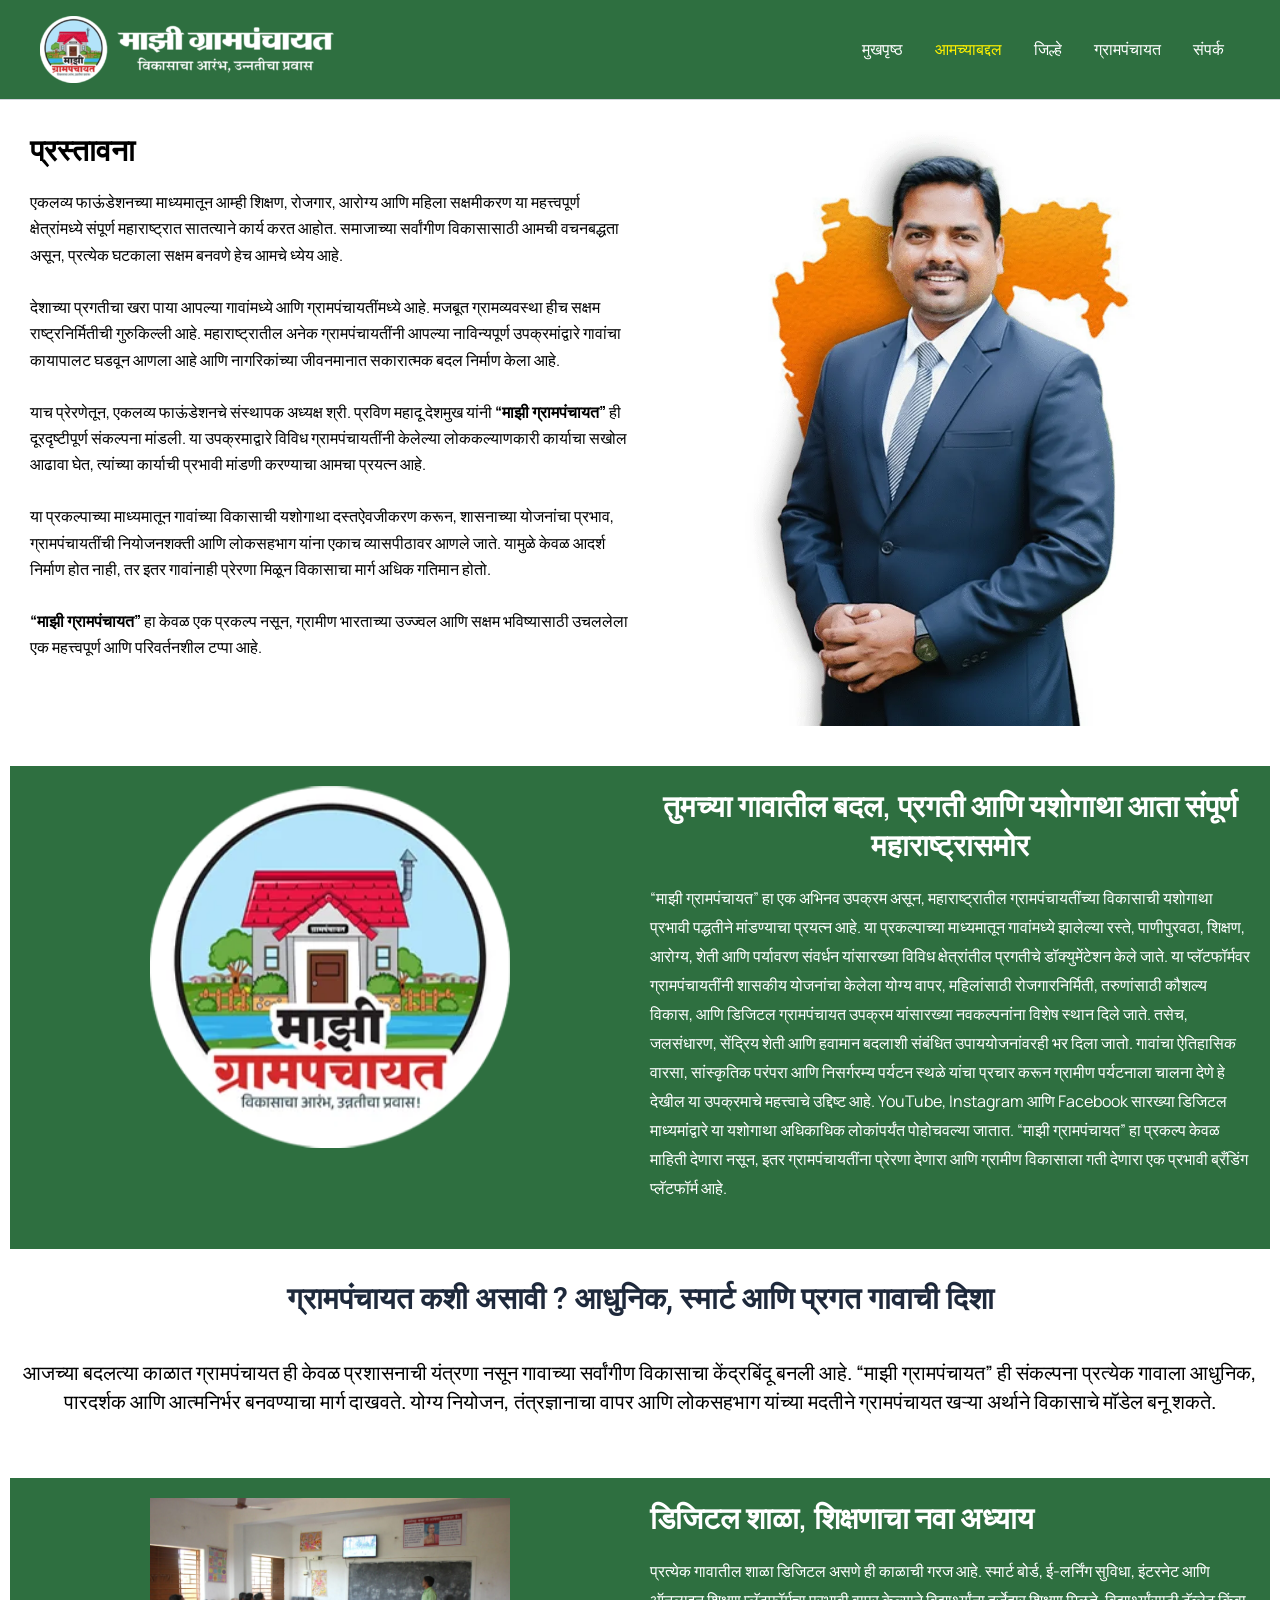
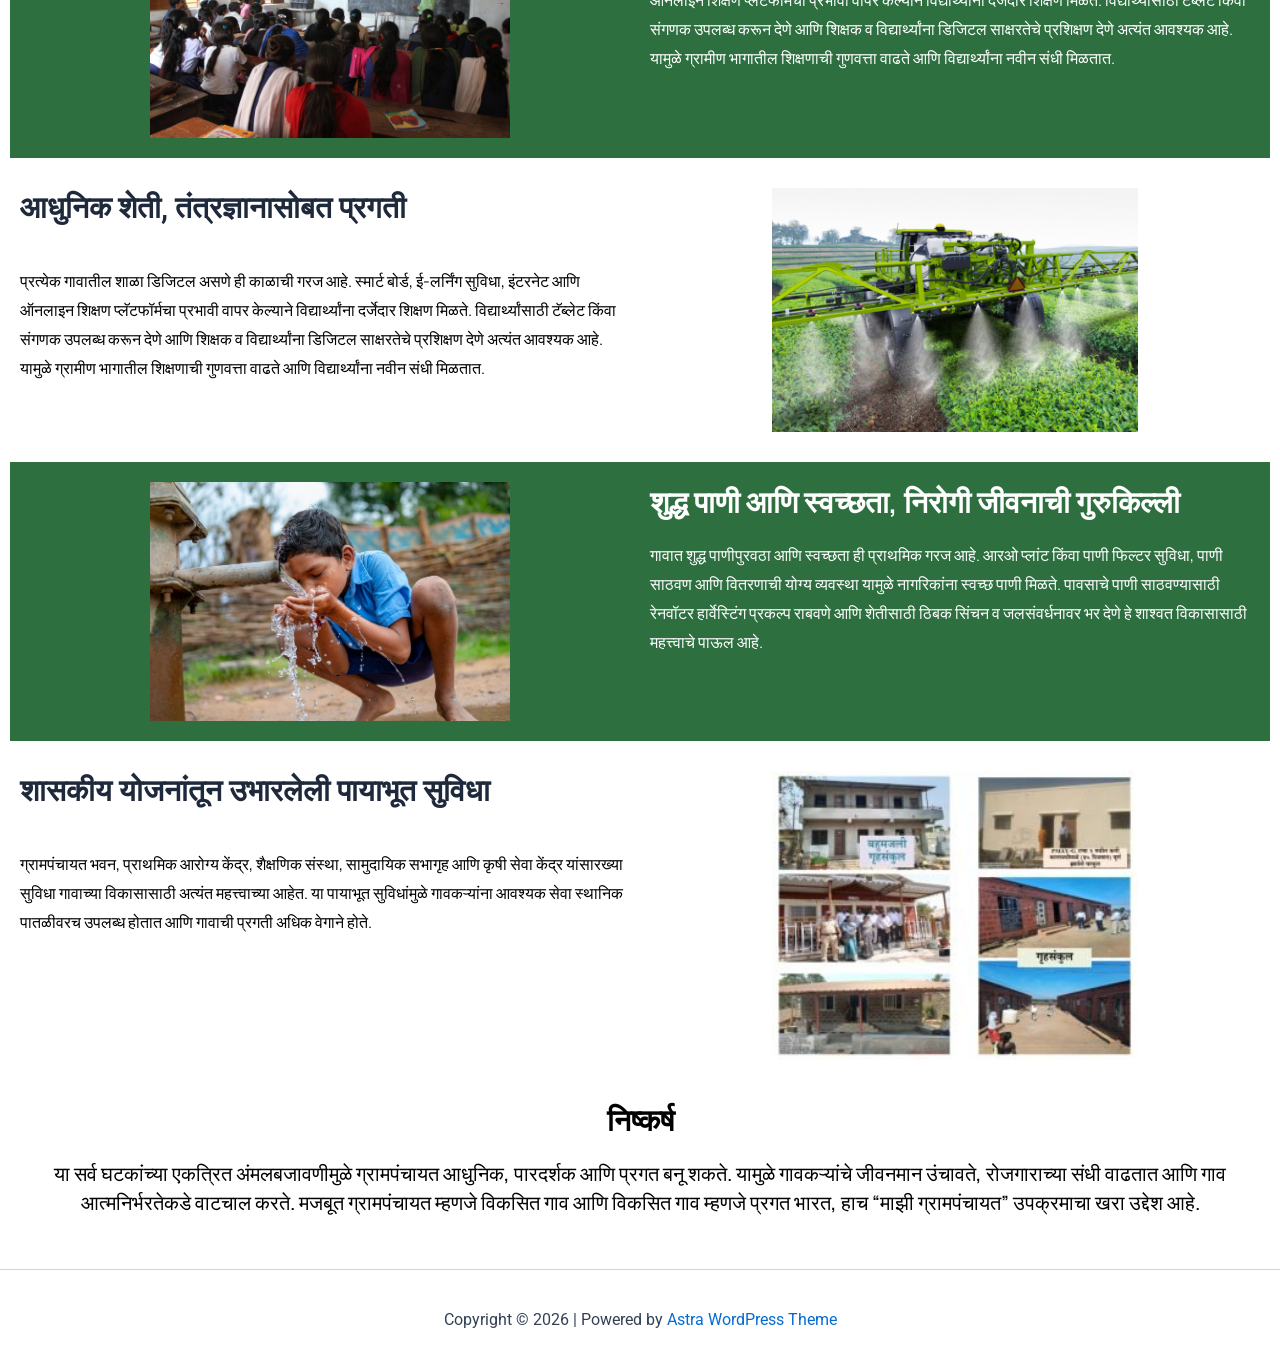
<file: index.html?p=13.html>
<!DOCTYPE html>
<html lang="en-US">
<head>
<meta charset="UTF-8">
<meta name="viewport" content="width=device-width, initial-scale=1">
	<link rel="profile" href="https://gmpg.org/xfn/11"> 
	<title>आमच्याबद्दल</title>
<meta name='robots' content='max-image-preview:large' />
<link rel="alternate" type="application/rss+xml" title=" &raquo; Feed" href="feed/index.html" />
<link rel="alternate" type="application/rss+xml" title=" &raquo; Comments Feed" href="comments/feed/index.html" />
<link rel="alternate" title="oEmbed (JSON)" type="application/json+oembed" href="wp-json/oembed/1.0/embed%3Furl=https:%252F%252Fsienna-rhinoceros-530104.hostingersite.com%252Fabout-us%252F" />
<link rel="alternate" title="oEmbed (XML)" type="text/xml+oembed" href="wp-json/oembed/1.0/embed%3Furl=https:%252F%252Fsienna-rhinoceros-530104.hostingersite.com%252Fabout-us%252F&amp;format=xml" />
<style id='wp-img-auto-sizes-contain-inline-css'>
img:is([sizes=auto i],[sizes^="auto," i]){contain-intrinsic-size:3000px 1500px}
/*# sourceURL=wp-img-auto-sizes-contain-inline-css */
</style>

<link rel='stylesheet' id='astra-theme-css-css' href='wp-content/themes/astra/assets/css/minified/main.min.css%3Fver=4.12.6.css' media='all' />
<style id='astra-theme-css-inline-css'>
:root{--ast-post-nav-space:0;--ast-container-default-xlg-padding:2.5em;--ast-container-default-lg-padding:2.5em;--ast-container-default-slg-padding:2em;--ast-container-default-md-padding:2.5em;--ast-container-default-sm-padding:2.5em;--ast-container-default-xs-padding:2.4em;--ast-container-default-xxs-padding:1.8em;--ast-code-block-background:#ECEFF3;--ast-comment-inputs-background:#F9FAFB;--ast-normal-container-width:1200px;--ast-narrow-container-width:750px;--ast-blog-title-font-weight:600;--ast-blog-meta-weight:600;--ast-global-color-primary:var(--ast-global-color-4);--ast-global-color-secondary:var(--ast-global-color-5);--ast-global-color-alternate-background:var(--ast-global-color-6);--ast-global-color-subtle-background:var(--ast-global-color-7);--ast-bg-style-guide:var( --ast-global-color-secondary,--ast-global-color-5 );--ast-shadow-style-guide:0px 0px 4px 0 #00000057;--ast-global-dark-bg-style:#fff;--ast-global-dark-lfs:#fbfbfb;--ast-widget-bg-color:#fafafa;--ast-wc-container-head-bg-color:#fbfbfb;--ast-title-layout-bg:#eeeeee;--ast-search-border-color:#e7e7e7;--ast-lifter-hover-bg:#e6e6e6;--ast-gallery-block-color:#000;--srfm-color-input-label:var(--ast-global-color-2);}html{font-size:100%;}a{color:var(--ast-global-color-0);}a:hover,a:focus{color:var(--ast-global-color-1);}body,button,input,select,textarea,.ast-button,.ast-custom-button{font-family:-apple-system,BlinkMacSystemFont,Segoe UI,Roboto,Oxygen-Sans,Ubuntu,Cantarell,Helvetica Neue,sans-serif;font-weight:400;font-size:16px;font-size:1rem;line-height:var(--ast-body-line-height,1.65);}blockquote{color:var(--ast-global-color-3);}h1,h2,h3,h4,h5,h6,.entry-content :where(h1,h2,h3,h4,h5,h6),.site-title,.site-title a{font-weight:600;}.ast-site-identity .site-title a{color:var(--ast-global-color-2);}.site-title{font-size:26px;font-size:1.625rem;display:block;}header .custom-logo-link img{max-width:294px;width:294px;}.astra-logo-svg{width:294px;}.site-header .site-description{font-size:15px;font-size:0.9375rem;display:none;}.entry-title{font-size:20px;font-size:1.25rem;}.ast-blog-single-element.ast-taxonomy-container a{font-size:14px;font-size:0.875rem;}.ast-blog-meta-container{font-size:13px;font-size:0.8125rem;}.archive .ast-article-post .ast-article-inner,.blog .ast-article-post .ast-article-inner,.archive .ast-article-post .ast-article-inner:hover,.blog .ast-article-post .ast-article-inner:hover{border-top-left-radius:6px;border-top-right-radius:6px;border-bottom-right-radius:6px;border-bottom-left-radius:6px;overflow:hidden;}h1,.entry-content :where(h1){font-size:36px;font-size:2.25rem;font-weight:600;line-height:1.4em;}h2,.entry-content :where(h2){font-size:30px;font-size:1.875rem;font-weight:600;line-height:1.3em;}h3,.entry-content :where(h3){font-size:24px;font-size:1.5rem;font-weight:600;line-height:1.3em;}h4,.entry-content :where(h4){font-size:20px;font-size:1.25rem;line-height:1.2em;font-weight:600;}h5,.entry-content :where(h5){font-size:18px;font-size:1.125rem;line-height:1.2em;font-weight:600;}h6,.entry-content :where(h6){font-size:16px;font-size:1rem;line-height:1.25em;font-weight:600;}::selection{background-color:var(--ast-global-color-0);color:#ffffff;}body,h1,h2,h3,h4,h5,h6,.entry-title a,.entry-content :where(h1,h2,h3,h4,h5,h6){color:var(--ast-global-color-3);}.tagcloud a:hover,.tagcloud a:focus,.tagcloud a.current-item{color:#ffffff;border-color:var(--ast-global-color-0);background-color:var(--ast-global-color-0);}input:focus,input[type="text"]:focus,input[type="email"]:focus,input[type="url"]:focus,input[type="password"]:focus,input[type="reset"]:focus,input[type="search"]:focus,textarea:focus{border-color:var(--ast-global-color-0);}input[type="radio"]:checked,input[type=reset],input[type="checkbox"]:checked,input[type="checkbox"]:hover:checked,input[type="checkbox"]:focus:checked,input[type=range]::-webkit-slider-thumb{border-color:var(--ast-global-color-0);background-color:var(--ast-global-color-0);box-shadow:none;}.site-footer a:hover + .post-count,.site-footer a:focus + .post-count{background:var(--ast-global-color-0);border-color:var(--ast-global-color-0);}.single .nav-links .nav-previous,.single .nav-links .nav-next{color:var(--ast-global-color-0);}.entry-meta,.entry-meta *{line-height:1.45;color:var(--ast-global-color-0);}.entry-meta a:not(.ast-button):hover,.entry-meta a:not(.ast-button):hover *,.entry-meta a:not(.ast-button):focus,.entry-meta a:not(.ast-button):focus *,.page-links > .page-link,.page-links .page-link:hover,.post-navigation a:hover{color:var(--ast-global-color-1);}#cat option,.secondary .calendar_wrap thead a,.secondary .calendar_wrap thead a:visited{color:var(--ast-global-color-0);}.secondary .calendar_wrap #today,.ast-progress-val span{background:var(--ast-global-color-0);}.secondary a:hover + .post-count,.secondary a:focus + .post-count{background:var(--ast-global-color-0);border-color:var(--ast-global-color-0);}.calendar_wrap #today > a{color:#ffffff;}.page-links .page-link,.single .post-navigation a{color:var(--ast-global-color-3);}.ast-search-menu-icon .search-form button.search-submit{padding:0 4px;}.ast-search-menu-icon form.search-form{padding-right:0;}.ast-header-search .ast-search-menu-icon.ast-dropdown-active .search-form,.ast-header-search .ast-search-menu-icon.ast-dropdown-active .search-field:focus{transition:all 0.2s;}.search-form input.search-field:focus{outline:none;}.ast-mobile-header-content .ast-builder-layout-element:not(.ast-builder-menu):not(.ast-header-divider-element),.ast-mobile-popup-content .ast-builder-layout-element:not(.ast-builder-menu):not(.ast-header-divider-element){padding:15px 20px;}.ast-search-menu-icon .search-form button.search-submit:focus,.ast-theme-transparent-header .ast-header-search .ast-dropdown-active .ast-icon,.ast-theme-transparent-header .ast-inline-search .search-field:focus .ast-icon{color:var(--ast-global-color-1);}.ast-desktop .ast-header-search .slide-search .search-form{border:2px solid var(--ast-global-color-0);}.ast-header-search .slide-search .search-field{background-color:(--ast-global-dark-bg-style);}.ast-archive-title{color:var(--ast-global-color-2);}.widget-title{font-size:22px;font-size:1.375rem;color:var(--ast-global-color-2);}.single .ast-author-details .author-title{color:var(--ast-global-color-1);}.ast-single-post .entry-content a,.ast-comment-content a:not(.ast-comment-edit-reply-wrap a){text-decoration:underline;}.ast-single-post .elementor-widget-button .elementor-button,.ast-single-post .entry-content .uagb-tab a,.ast-single-post .entry-content .uagb-ifb-cta a,.ast-single-post .entry-content .uabb-module-content a,.ast-single-post .entry-content .uagb-post-grid a,.ast-single-post .entry-content .uagb-timeline a,.ast-single-post .entry-content .uagb-toc__wrap a,.ast-single-post .entry-content .uagb-taxomony-box a,.entry-content .wp-block-latest-posts > li > a,.ast-single-post .entry-content .wp-block-file__button,a.ast-post-filter-single,.ast-single-post .ast-comment-content .comment-reply-link,.ast-single-post .ast-comment-content .comment-edit-link{text-decoration:none;}.ast-search-menu-icon.slide-search a:focus-visible:focus-visible,.astra-search-icon:focus-visible,#close:focus-visible,a:focus-visible,.ast-menu-toggle:focus-visible,.site .skip-link:focus-visible,.wp-block-loginout input:focus-visible,.wp-block-search.wp-block-search__button-inside .wp-block-search__inside-wrapper,.ast-header-navigation-arrow:focus-visible,.ast-orders-table__row .ast-orders-table__cell:focus-visible,a#ast-apply-coupon:focus-visible,#ast-apply-coupon:focus-visible,#close:focus-visible,.button.search-submit:focus-visible,#search_submit:focus,.normal-search:focus-visible,.ast-header-account-wrap:focus-visible,.astra-cart-drawer-close:focus,.ast-single-variation:focus,.ast-button:focus,.ast-builder-button-wrap:has(.ast-custom-button-link:focus),.ast-builder-button-wrap .ast-custom-button-link:focus{outline-style:dotted;outline-color:inherit;outline-width:thin;}input:focus,input[type="text"]:focus,input[type="email"]:focus,input[type="url"]:focus,input[type="password"]:focus,input[type="reset"]:focus,input[type="search"]:focus,input[type="number"]:focus,textarea:focus,.wp-block-search__input:focus,[data-section="section-header-mobile-trigger"] .ast-button-wrap .ast-mobile-menu-trigger-minimal:focus,.ast-mobile-popup-drawer.active .menu-toggle-close:focus,#ast-scroll-top:focus,#coupon_code:focus,#ast-coupon-code:focus{border-style:dotted;border-color:inherit;border-width:thin;}input{outline:none;}.ast-logo-title-inline .site-logo-img{padding-right:1em;}.site-logo-img img{ transition:all 0.2s linear;}body .ast-oembed-container *{position:absolute;top:0;width:100%;height:100%;left:0;}body .wp-block-embed-pocket-casts .ast-oembed-container *{position:unset;}.ast-single-post-featured-section + article {margin-top: 2em;}.site-content .ast-single-post-featured-section img {width: 100%;overflow: hidden;object-fit: cover;}.ast-separate-container .site-content .ast-single-post-featured-section + article {margin-top: -80px;z-index: 9;position: relative;border-radius: 4px;}@media (min-width: 922px) {.ast-no-sidebar .site-content .ast-article-image-container--wide {margin-left: -120px;margin-right: -120px;max-width: unset;width: unset;}.ast-left-sidebar .site-content .ast-article-image-container--wide,.ast-right-sidebar .site-content .ast-article-image-container--wide {margin-left: -10px;margin-right: -10px;}.site-content .ast-article-image-container--full {margin-left: calc( -50vw + 50%);margin-right: calc( -50vw + 50%);max-width: 100vw;width: 100vw;}.ast-left-sidebar .site-content .ast-article-image-container--full,.ast-right-sidebar .site-content .ast-article-image-container--full {margin-left: -10px;margin-right: -10px;max-width: inherit;width: auto;}}.site > .ast-single-related-posts-container {margin-top: 0;}@media (min-width: 922px) {.ast-desktop .ast-container--narrow {max-width: var(--ast-narrow-container-width);margin: 0 auto;}}.ast-page-builder-template .hentry {margin: 0;}.ast-page-builder-template .site-content > .ast-container {max-width: 100%;padding: 0;}.ast-page-builder-template .site .site-content #primary {padding: 0;margin: 0;}.ast-page-builder-template .no-results {text-align: center;margin: 4em auto;}.ast-page-builder-template .ast-pagination {padding: 2em;}.ast-page-builder-template .entry-header.ast-no-title.ast-no-thumbnail {margin-top: 0;}.ast-page-builder-template .entry-header.ast-header-without-markup {margin-top: 0;margin-bottom: 0;}.ast-page-builder-template .entry-header.ast-no-title.ast-no-meta {margin-bottom: 0;}.ast-page-builder-template.single .post-navigation {padding-bottom: 2em;}.ast-page-builder-template.single-post .site-content > .ast-container {max-width: 100%;}.ast-page-builder-template .entry-header {margin-top: 2em;margin-left: auto;margin-right: auto;}.ast-page-builder-template .ast-archive-description {margin: 2em auto 0;padding-left: 20px;padding-right: 20px;}.ast-page-builder-template .ast-row {margin-left: 0;margin-right: 0;}.single.ast-page-builder-template .entry-header + .entry-content,.single.ast-page-builder-template .ast-single-entry-banner + .site-content article .entry-content {margin-bottom: 2em;}@media(min-width: 921px) {.ast-page-builder-template.archive.ast-right-sidebar .ast-row article,.ast-page-builder-template.archive.ast-left-sidebar .ast-row article {padding-left: 0;padding-right: 0;}}input[type="text"],input[type="number"],input[type="email"],input[type="url"],input[type="password"],input[type="search"],input[type=reset],input[type=tel],input[type=date],select,textarea{font-size:16px;font-style:normal;font-weight:400;line-height:24px;width:100%;padding:12px 16px;border-radius:4px;box-shadow:0px 1px 2px 0px rgba(0,0,0,0.05);color:var(--ast-form-input-text,#475569);}input[type="text"],input[type="number"],input[type="email"],input[type="url"],input[type="password"],input[type="search"],input[type=reset],input[type=tel],input[type=date],select{height:40px;}input[type="date"]{border-width:1px;border-style:solid;border-color:var(--ast-border-color);background:var( --ast-global-color-secondary,--ast-global-color-5 );}input[type="text"]:focus,input[type="number"]:focus,input[type="email"]:focus,input[type="url"]:focus,input[type="password"]:focus,input[type="search"]:focus,input[type=reset]:focus,input[type="tel"]:focus,input[type="date"]:focus,select:focus,textarea:focus{border-color:#046BD2;box-shadow:none;outline:none;color:var(--ast-form-input-focus-text,#475569);}label,legend{color:var(--ast-global-color-2,#111827 );font-size:14px;font-style:normal;font-weight:500;line-height:20px;}select{padding:6px 10px;}fieldset{padding:30px;border-radius:4px;}button,.ast-button,.button,input[type="button"],input[type="reset"],input[type="submit"],a:where(.wp-block-button__link){border-radius:4px;box-shadow:0px 1px 2px 0px rgba(0,0,0,0.05);}:root{--ast-comment-inputs-background:#FFF;}::placeholder{color:var(--ast-form-field-color,#9CA3AF);}::-ms-input-placeholder{color:var(--ast-form-field-color,#9CA3AF);}@media (max-width:921.9px){#ast-desktop-header{display:none;}}@media (min-width:922px){#ast-mobile-header{display:none;}}.wp-block-buttons.aligncenter{justify-content:center;}@media (max-width:921px){.ast-theme-transparent-header #primary,.ast-theme-transparent-header #secondary{padding:0;}}@media (max-width:921px){.ast-plain-container.ast-no-sidebar #primary{padding:0;}}.ast-plain-container.ast-no-sidebar #primary{margin-top:0;margin-bottom:0;}.wp-block-button.is-style-outline .wp-block-button__link{border-color:var(--ast-global-color-0);}div.wp-block-button.is-style-outline > .wp-block-button__link:not(.has-text-color),div.wp-block-button.wp-block-button__link.is-style-outline:not(.has-text-color){color:var(--ast-global-color-0);}.wp-block-button.is-style-outline .wp-block-button__link:hover,.wp-block-buttons .wp-block-button.is-style-outline .wp-block-button__link:focus,.wp-block-buttons .wp-block-button.is-style-outline > .wp-block-button__link:not(.has-text-color):hover,.wp-block-buttons .wp-block-button.wp-block-button__link.is-style-outline:not(.has-text-color):hover{color:#ffffff;background-color:var(--ast-global-color-1);border-color:var(--ast-global-color-1);}.post-page-numbers.current .page-link,.ast-pagination .page-numbers.current{color:#ffffff;border-color:var(--ast-global-color-0);background-color:var(--ast-global-color-0);}.wp-block-buttons .wp-block-button.is-style-outline .wp-block-button__link.wp-element-button,.ast-outline-button,.wp-block-uagb-buttons-child .uagb-buttons-repeater.ast-outline-button{border-color:var(--ast-global-color-0);border-top-width:2px;border-right-width:2px;border-bottom-width:2px;border-left-width:2px;font-family:inherit;font-weight:500;font-size:16px;font-size:1rem;line-height:1em;padding-top:13px;padding-right:30px;padding-bottom:13px;padding-left:30px;}.wp-block-buttons .wp-block-button.is-style-outline > .wp-block-button__link:not(.has-text-color),.wp-block-buttons .wp-block-button.wp-block-button__link.is-style-outline:not(.has-text-color),.ast-outline-button{color:var(--ast-global-color-0);}.wp-block-button.is-style-outline .wp-block-button__link:hover,.wp-block-buttons .wp-block-button.is-style-outline .wp-block-button__link:focus,.wp-block-buttons .wp-block-button.is-style-outline > .wp-block-button__link:not(.has-text-color):hover,.wp-block-buttons .wp-block-button.wp-block-button__link.is-style-outline:not(.has-text-color):hover,.ast-outline-button:hover,.ast-outline-button:focus,.wp-block-uagb-buttons-child .uagb-buttons-repeater.ast-outline-button:hover,.wp-block-uagb-buttons-child .uagb-buttons-repeater.ast-outline-button:focus{color:#ffffff;background-color:var(--ast-global-color-1);border-color:var(--ast-global-color-1);}.ast-single-post .entry-content a.ast-outline-button,.ast-single-post .entry-content .is-style-outline>.wp-block-button__link{text-decoration:none;}.wp-block-button .wp-block-button__link.wp-element-button.is-style-outline:not(.has-background),.wp-block-button.is-style-outline>.wp-block-button__link.wp-element-button:not(.has-background),.ast-outline-button{background-color:transparent;}.uagb-buttons-repeater.ast-outline-button{border-radius:9999px;}@media (max-width:921px){.wp-block-buttons .wp-block-button.is-style-outline .wp-block-button__link.wp-element-button,.ast-outline-button,.wp-block-uagb-buttons-child .uagb-buttons-repeater.ast-outline-button{padding-top:12px;padding-right:28px;padding-bottom:12px;padding-left:28px;}}@media (max-width:544px){.wp-block-buttons .wp-block-button.is-style-outline .wp-block-button__link.wp-element-button,.ast-outline-button,.wp-block-uagb-buttons-child .uagb-buttons-repeater.ast-outline-button{padding-top:10px;padding-right:24px;padding-bottom:10px;padding-left:24px;}}.entry-content[data-ast-blocks-layout] > figure{margin-bottom:1em;}h1.widget-title{font-weight:600;}h2.widget-title{font-weight:600;}h3.widget-title{font-weight:600;}.elementor-widget-container .elementor-loop-container .e-loop-item[data-elementor-type="loop-item"]{width:100%;} .content-area .elementor-widget-theme-post-content h1,.content-area .elementor-widget-theme-post-content h2,.content-area .elementor-widget-theme-post-content h3,.content-area .elementor-widget-theme-post-content h4,.content-area .elementor-widget-theme-post-content h5,.content-area .elementor-widget-theme-post-content h6{margin-top:1.5em;margin-bottom:calc(0.3em + 10px);}#page{display:flex;flex-direction:column;min-height:100vh;}.ast-404-layout-1 h1.page-title{color:var(--ast-global-color-2);}.single .post-navigation a{line-height:1em;height:inherit;}.error-404 .page-sub-title{font-size:1.5rem;font-weight:inherit;}.search .site-content .content-area .search-form{margin-bottom:0;}#page .site-content{flex-grow:1;}.widget{margin-bottom:1.25em;}#secondary li{line-height:1.5em;}#secondary .wp-block-group h2{margin-bottom:0.7em;}#secondary h2{font-size:1.7rem;}.ast-separate-container .ast-article-post,.ast-separate-container .ast-article-single,.ast-separate-container .comment-respond{padding:3em;}.ast-separate-container .ast-article-single .ast-article-single{padding:0;}.ast-article-single .wp-block-post-template-is-layout-grid{padding-left:0;}.ast-separate-container .comments-title,.ast-narrow-container .comments-title{padding:1.5em 2em;}.ast-page-builder-template .comment-form-textarea,.ast-comment-formwrap .ast-grid-common-col{padding:0;}.ast-comment-formwrap{padding:0;display:inline-flex;column-gap:20px;width:100%;margin-left:0;margin-right:0;}.comments-area textarea#comment:focus,.comments-area textarea#comment:active,.comments-area .ast-comment-formwrap input[type="text"]:focus,.comments-area .ast-comment-formwrap input[type="text"]:active {box-shadow:none;outline:none;}.archive.ast-page-builder-template .entry-header{margin-top:2em;}.ast-page-builder-template .ast-comment-formwrap{width:100%;}.entry-title{margin-bottom:0.6em;}.ast-archive-description p{font-size:inherit;font-weight:inherit;line-height:inherit;}.ast-separate-container .ast-comment-list li.depth-1,.hentry{margin-bottom:1.5em;}.site-content section.ast-archive-description{margin-bottom:2em;}@media (min-width:921px){.ast-left-sidebar.ast-page-builder-template #secondary,.archive.ast-right-sidebar.ast-page-builder-template .site-main{padding-left:20px;padding-right:20px;}}@media (max-width:544px){.ast-comment-formwrap.ast-row{column-gap:10px;display:inline-block;}#ast-commentform .ast-grid-common-col{position:relative;width:100%;}}@media (min-width:1201px){.ast-separate-container .ast-article-post,.ast-separate-container .ast-article-single,.ast-separate-container .ast-author-box,.ast-separate-container .ast-404-layout-1,.ast-separate-container .no-results{padding:3em;}} .content-area .elementor-widget-theme-post-content h1,.content-area .elementor-widget-theme-post-content h2,.content-area .elementor-widget-theme-post-content h3,.content-area .elementor-widget-theme-post-content h4,.content-area .elementor-widget-theme-post-content h5,.content-area .elementor-widget-theme-post-content h6{margin-top:1.5em;margin-bottom:calc(0.3em + 10px);}.elementor-loop-container .e-loop-item,.elementor-loop-container .ast-separate-container .ast-article-post,.elementor-loop-container .ast-separate-container .ast-article-single,.elementor-loop-container .ast-separate-container .comment-respond{padding:0px;}@media (max-width:921px){.ast-left-sidebar #content > .ast-container{display:flex;flex-direction:column-reverse;width:100%;}}@media (min-width:922px){.ast-separate-container.ast-right-sidebar #primary,.ast-separate-container.ast-left-sidebar #primary{border:0;}.search-no-results.ast-separate-container #primary{margin-bottom:4em;}}.wp-block-button .wp-block-button__link{color:#ffffff;}.wp-block-button .wp-block-button__link:hover,.wp-block-button .wp-block-button__link:focus{color:#ffffff;background-color:var(--ast-global-color-1);border-color:var(--ast-global-color-1);}.elementor-widget-heading h1.elementor-heading-title{line-height:1.4em;}.elementor-widget-heading h2.elementor-heading-title{line-height:1.3em;}.elementor-widget-heading h3.elementor-heading-title{line-height:1.3em;}.elementor-widget-heading h4.elementor-heading-title{line-height:1.2em;}.elementor-widget-heading h5.elementor-heading-title{line-height:1.2em;}.elementor-widget-heading h6.elementor-heading-title{line-height:1.25em;}.wp-block-button .wp-block-button__link,.wp-block-search .wp-block-search__button,body .wp-block-file .wp-block-file__button{border-color:var(--ast-global-color-0);background-color:var(--ast-global-color-0);color:#ffffff;font-family:inherit;font-weight:500;line-height:1em;font-size:16px;font-size:1rem;padding-top:15px;padding-right:30px;padding-bottom:15px;padding-left:30px;}.ast-single-post .entry-content .wp-block-button .wp-block-button__link,.ast-single-post .entry-content .wp-block-search .wp-block-search__button,body .entry-content .wp-block-file .wp-block-file__button{text-decoration:none;}@media (max-width:921px){.wp-block-button .wp-block-button__link,.wp-block-search .wp-block-search__button,body .wp-block-file .wp-block-file__button{padding-top:14px;padding-right:28px;padding-bottom:14px;padding-left:28px;}}@media (max-width:544px){.wp-block-button .wp-block-button__link,.wp-block-search .wp-block-search__button,body .wp-block-file .wp-block-file__button{padding-top:12px;padding-right:24px;padding-bottom:12px;padding-left:24px;}}.menu-toggle,button,.ast-button,.ast-custom-button,.button,input#submit,input[type="button"],input[type="submit"],input[type="reset"],#comments .submit,.search .search-submit,form[CLASS*="wp-block-search__"].wp-block-search .wp-block-search__inside-wrapper .wp-block-search__button,body .wp-block-file .wp-block-file__button,.search .search-submit{border-style:solid;border-top-width:0;border-right-width:0;border-left-width:0;border-bottom-width:0;color:#ffffff;border-color:var(--ast-global-color-0);background-color:var(--ast-global-color-0);padding-top:15px;padding-right:30px;padding-bottom:15px;padding-left:30px;font-family:inherit;font-weight:500;font-size:16px;font-size:1rem;line-height:1em;}button:focus,.menu-toggle:hover,button:hover,.ast-button:hover,.ast-custom-button:hover .button:hover,.ast-custom-button:hover ,input[type=reset]:hover,input[type=reset]:focus,input#submit:hover,input#submit:focus,input[type="button"]:hover,input[type="button"]:focus,input[type="submit"]:hover,input[type="submit"]:focus,form[CLASS*="wp-block-search__"].wp-block-search .wp-block-search__inside-wrapper .wp-block-search__button:hover,form[CLASS*="wp-block-search__"].wp-block-search .wp-block-search__inside-wrapper .wp-block-search__button:focus,body .wp-block-file .wp-block-file__button:hover,body .wp-block-file .wp-block-file__button:focus{color:#ffffff;background-color:var(--ast-global-color-1);border-color:var(--ast-global-color-1);}form[CLASS*="wp-block-search__"].wp-block-search .wp-block-search__inside-wrapper .wp-block-search__button.has-icon{padding-top:calc(15px - 3px);padding-right:calc(30px - 3px);padding-bottom:calc(15px - 3px);padding-left:calc(30px - 3px);}@media (max-width:921px){.menu-toggle,button,.ast-button,.ast-custom-button,.button,input#submit,input[type="button"],input[type="submit"],input[type="reset"],#comments .submit,.search .search-submit,form[CLASS*="wp-block-search__"].wp-block-search .wp-block-search__inside-wrapper .wp-block-search__button,body .wp-block-file .wp-block-file__button,.search .search-submit{padding-top:14px;padding-right:28px;padding-bottom:14px;padding-left:28px;}}@media (max-width:544px){.menu-toggle,button,.ast-button,.ast-custom-button,.button,input#submit,input[type="button"],input[type="submit"],input[type="reset"],#comments .submit,.search .search-submit,form[CLASS*="wp-block-search__"].wp-block-search .wp-block-search__inside-wrapper .wp-block-search__button,body .wp-block-file .wp-block-file__button,.search .search-submit{padding-top:12px;padding-right:24px;padding-bottom:12px;padding-left:24px;}}@media (max-width:921px){.ast-mobile-header-stack .main-header-bar .ast-search-menu-icon{display:inline-block;}.ast-header-break-point.ast-header-custom-item-outside .ast-mobile-header-stack .main-header-bar .ast-search-icon{margin:0;}.ast-comment-avatar-wrap img{max-width:2.5em;}.ast-comment-meta{padding:0 1.8888em 1.3333em;}}@media (min-width:544px){.ast-container{max-width:100%;}}@media (max-width:544px){.ast-separate-container .ast-article-post,.ast-separate-container .ast-article-single,.ast-separate-container .comments-title,.ast-separate-container .ast-archive-description{padding:1.5em 1em;}.ast-separate-container #content .ast-container{padding-left:0.54em;padding-right:0.54em;}.ast-separate-container .ast-comment-list .bypostauthor{padding:.5em;}.ast-search-menu-icon.ast-dropdown-active .search-field{width:170px;}} #ast-mobile-header .ast-site-header-cart-li a{pointer-events:none;}.ast-separate-container{background-color:var(--ast-global-color-5);}@media (max-width:921px){.site-title{display:block;}.site-header .site-description{display:none;}h1,.entry-content :where(h1){font-size:30px;font-size:1.875rem;}h2,.entry-content :where(h2){font-size:25px;font-size:1.5625rem;}h3,.entry-content :where(h3){font-size:20px;font-size:1.25rem;}}@media (max-width:544px){.site-title{display:block;}.site-header .site-description{display:none;}h1,.entry-content :where(h1){font-size:30px;font-size:1.875rem;}h2,.entry-content :where(h2){font-size:25px;font-size:1.5625rem;}h3,.entry-content :where(h3){font-size:20px;font-size:1.25rem;}}@media (max-width:921px){html{font-size:91.2%;}}@media (max-width:544px){html{font-size:91.2%;}}@media (min-width:922px){.ast-container{max-width:1240px;}}@media (min-width:922px){.site-content .ast-container{display:flex;}}@media (max-width:921px){.site-content .ast-container{flex-direction:column;}}.entry-content :where(h1,h2,h3,h4,h5,h6){clear:none;}@media (min-width:922px){.main-header-menu .sub-menu .menu-item.ast-left-align-sub-menu:hover > .sub-menu,.main-header-menu .sub-menu .menu-item.ast-left-align-sub-menu.focus > .sub-menu{margin-left:-0px;}}.entry-content li > p{margin-bottom:0;}.site .comments-area{padding-bottom:2em;margin-top:2em;}.wp-block-file {display: flex;align-items: center;flex-wrap: wrap;justify-content: space-between;}.wp-block-pullquote {border: none;}.wp-block-pullquote blockquote::before {content: "\201D";font-family: "Helvetica",sans-serif;display: flex;transform: rotate( 180deg );font-size: 6rem;font-style: normal;line-height: 1;font-weight: bold;align-items: center;justify-content: center;}.has-text-align-right > blockquote::before {justify-content: flex-start;}.has-text-align-left > blockquote::before {justify-content: flex-end;}figure.wp-block-pullquote.is-style-solid-color blockquote {max-width: 100%;text-align: inherit;}:root {--wp--custom--ast-default-block-top-padding: 3em;--wp--custom--ast-default-block-right-padding: 3em;--wp--custom--ast-default-block-bottom-padding: 3em;--wp--custom--ast-default-block-left-padding: 3em;--wp--custom--ast-container-width: 1200px;--wp--custom--ast-content-width-size: 1200px;--wp--custom--ast-wide-width-size: calc(1200px + var(--wp--custom--ast-default-block-left-padding) + var(--wp--custom--ast-default-block-right-padding));}.ast-narrow-container {--wp--custom--ast-content-width-size: 750px;--wp--custom--ast-wide-width-size: 750px;}@media(max-width: 921px) {:root {--wp--custom--ast-default-block-top-padding: 3em;--wp--custom--ast-default-block-right-padding: 2em;--wp--custom--ast-default-block-bottom-padding: 3em;--wp--custom--ast-default-block-left-padding: 2em;}}@media(max-width: 544px) {:root {--wp--custom--ast-default-block-top-padding: 3em;--wp--custom--ast-default-block-right-padding: 1.5em;--wp--custom--ast-default-block-bottom-padding: 3em;--wp--custom--ast-default-block-left-padding: 1.5em;}}.entry-content > .wp-block-group,.entry-content > .wp-block-cover,.entry-content > .wp-block-columns {padding-top: var(--wp--custom--ast-default-block-top-padding);padding-right: var(--wp--custom--ast-default-block-right-padding);padding-bottom: var(--wp--custom--ast-default-block-bottom-padding);padding-left: var(--wp--custom--ast-default-block-left-padding);}.ast-plain-container.ast-no-sidebar .entry-content > .alignfull,.ast-page-builder-template .ast-no-sidebar .entry-content > .alignfull {margin-left: calc( -50vw + 50%);margin-right: calc( -50vw + 50%);max-width: 100vw;width: 100vw;}.ast-plain-container.ast-no-sidebar .entry-content .alignfull .alignfull,.ast-page-builder-template.ast-no-sidebar .entry-content .alignfull .alignfull,.ast-plain-container.ast-no-sidebar .entry-content .alignfull .alignwide,.ast-page-builder-template.ast-no-sidebar .entry-content .alignfull .alignwide,.ast-plain-container.ast-no-sidebar .entry-content .alignwide .alignfull,.ast-page-builder-template.ast-no-sidebar .entry-content .alignwide .alignfull,.ast-plain-container.ast-no-sidebar .entry-content .alignwide .alignwide,.ast-page-builder-template.ast-no-sidebar .entry-content .alignwide .alignwide,.ast-plain-container.ast-no-sidebar .entry-content .wp-block-column .alignfull,.ast-page-builder-template.ast-no-sidebar .entry-content .wp-block-column .alignfull,.ast-plain-container.ast-no-sidebar .entry-content .wp-block-column .alignwide,.ast-page-builder-template.ast-no-sidebar .entry-content .wp-block-column .alignwide {margin-left: auto;margin-right: auto;width: 100%;}[data-ast-blocks-layout] .wp-block-separator:not(.is-style-dots) {height: 0;}[data-ast-blocks-layout] .wp-block-separator {margin: 20px auto;}[data-ast-blocks-layout] .wp-block-separator:not(.is-style-wide):not(.is-style-dots) {max-width: 100px;}[data-ast-blocks-layout] .wp-block-separator.has-background {padding: 0;}.entry-content[data-ast-blocks-layout] > * {max-width: var(--wp--custom--ast-content-width-size);margin-left: auto;margin-right: auto;}.entry-content[data-ast-blocks-layout] > .alignwide {max-width: var(--wp--custom--ast-wide-width-size);}.entry-content[data-ast-blocks-layout] .alignfull {max-width: none;}.entry-content .wp-block-columns {margin-bottom: 0;}blockquote {margin: 1.5em;border-color: rgba(0,0,0,0.05);}.wp-block-quote:not(.has-text-align-right):not(.has-text-align-center) {border-left: 5px solid rgba(0,0,0,0.05);}.has-text-align-right > blockquote,blockquote.has-text-align-right {border-right: 5px solid rgba(0,0,0,0.05);}.has-text-align-left > blockquote,blockquote.has-text-align-left {border-left: 5px solid rgba(0,0,0,0.05);}.wp-block-site-tagline,.wp-block-latest-posts .read-more {margin-top: 15px;}.wp-block-loginout p label {display: block;}.wp-block-loginout p:not(.login-remember):not(.login-submit) input {width: 100%;}.wp-block-loginout input:focus {border-color: transparent;}.wp-block-loginout input:focus {outline: thin dotted;}.entry-content .wp-block-media-text .wp-block-media-text__content {padding: 0 0 0 8%;}.entry-content .wp-block-media-text.has-media-on-the-right .wp-block-media-text__content {padding: 0 8% 0 0;}.entry-content .wp-block-media-text.has-background .wp-block-media-text__content {padding: 8%;}.entry-content .wp-block-cover:not([class*="background-color"]):not(.has-text-color.has-link-color) .wp-block-cover__inner-container,.entry-content .wp-block-cover:not([class*="background-color"]) .wp-block-cover-image-text,.entry-content .wp-block-cover:not([class*="background-color"]) .wp-block-cover-text,.entry-content .wp-block-cover-image:not([class*="background-color"]) .wp-block-cover__inner-container,.entry-content .wp-block-cover-image:not([class*="background-color"]) .wp-block-cover-image-text,.entry-content .wp-block-cover-image:not([class*="background-color"]) .wp-block-cover-text {color: var(--ast-global-color-primary,var(--ast-global-color-5));}.wp-block-loginout .login-remember input {width: 1.1rem;height: 1.1rem;margin: 0 5px 4px 0;vertical-align: middle;}.wp-block-latest-posts > li > *:first-child,.wp-block-latest-posts:not(.is-grid) > li:first-child {margin-top: 0;}.entry-content > .wp-block-buttons,.entry-content > .wp-block-uagb-buttons {margin-bottom: 1.5em;}.wp-block-search__inside-wrapper .wp-block-search__input {padding: 0 10px;color: var(--ast-global-color-3);background: var(--ast-global-color-primary,var(--ast-global-color-5));border-color: var(--ast-border-color);}.wp-block-latest-posts .read-more {margin-bottom: 1.5em;}.wp-block-search__no-button .wp-block-search__inside-wrapper .wp-block-search__input {padding-top: 5px;padding-bottom: 5px;}.wp-block-latest-posts .wp-block-latest-posts__post-date,.wp-block-latest-posts .wp-block-latest-posts__post-author {font-size: 1rem;}.wp-block-latest-posts > li > *,.wp-block-latest-posts:not(.is-grid) > li {margin-top: 12px;margin-bottom: 12px;}.ast-page-builder-template .entry-content[data-ast-blocks-layout] > .alignwide:where(:not(.uagb-is-root-container):not(.spectra-is-root-container)) > * {max-width: var(--wp--custom--ast-wide-width-size);}.ast-page-builder-template .entry-content[data-ast-blocks-layout] > .inherit-container-width > *,.ast-page-builder-template .entry-content[data-ast-blocks-layout] > *:not(.wp-block-group):where(:not(.uagb-is-root-container):not(.spectra-is-root-container)) > *,.entry-content[data-ast-blocks-layout] > .wp-block-cover .wp-block-cover__inner-container {max-width: none ;margin-left: auto;margin-right: auto;}.ast-page-builder-template .entry-content[data-ast-blocks-layout] > *,.ast-page-builder-template .entry-content[data-ast-blocks-layout] > .alignfull:where(:not(.wp-block-group):not(.uagb-is-root-container):not(.spectra-is-root-container)) > * {max-width: none;}.entry-content[data-ast-blocks-layout] .wp-block-cover:not(.alignleft):not(.alignright) {width: auto;}@media(max-width: 1200px) {.ast-separate-container .entry-content > .alignfull,.ast-separate-container .entry-content[data-ast-blocks-layout] > .alignwide,.ast-plain-container .entry-content[data-ast-blocks-layout] > .alignwide,.ast-plain-container .entry-content .alignfull {margin-left: calc(-1 * min(var(--ast-container-default-xlg-padding),20px)) ;margin-right: calc(-1 * min(var(--ast-container-default-xlg-padding),20px));}}@media(min-width: 1201px) {.ast-separate-container .entry-content > .alignfull {margin-left: calc(-1 * var(--ast-container-default-xlg-padding) );margin-right: calc(-1 * var(--ast-container-default-xlg-padding) );}.ast-separate-container .entry-content[data-ast-blocks-layout] > .alignwide,.ast-plain-container .entry-content[data-ast-blocks-layout] > .alignwide {margin-left: auto;margin-right: auto;}}@media(min-width: 921px) {.ast-separate-container .entry-content .wp-block-group.alignwide:not(.inherit-container-width) > :where(:not(.alignleft):not(.alignright)),.ast-plain-container .entry-content .wp-block-group.alignwide:not(.inherit-container-width) > :where(:not(.alignleft):not(.alignright)) {max-width: calc( var(--wp--custom--ast-content-width-size) + 80px );}.ast-plain-container.ast-right-sidebar .entry-content[data-ast-blocks-layout] .alignfull,.ast-plain-container.ast-left-sidebar .entry-content[data-ast-blocks-layout] .alignfull {margin-left: -60px;margin-right: -60px;}}@media(min-width: 544px) {.entry-content > .alignleft {margin-right: 20px;}.entry-content > .alignright {margin-left: 20px;}}@media (max-width:544px){.wp-block-columns .wp-block-column:not(:last-child){margin-bottom:20px;}.wp-block-latest-posts{margin:0;}}@media( max-width: 600px ) {.entry-content .wp-block-media-text .wp-block-media-text__content,.entry-content .wp-block-media-text.has-media-on-the-right .wp-block-media-text__content {padding: 8% 0 0;}.entry-content .wp-block-media-text.has-background .wp-block-media-text__content {padding: 8%;}}.ast-page-builder-template .entry-header {padding-left: 0;}.ast-narrow-container .site-content .wp-block-uagb-image--align-full .wp-block-uagb-image__figure {max-width: 100%;margin-left: auto;margin-right: auto;}.entry-content ul,.entry-content ol {padding: revert;margin: revert;padding-left: 20px;}.entry-content ul.wc-block-product-template{padding: 0;}:root .has-ast-global-color-0-color{color:var(--ast-global-color-0);}:root .has-ast-global-color-0-background-color{background-color:var(--ast-global-color-0);}:root .wp-block-button .has-ast-global-color-0-color{color:var(--ast-global-color-0);}:root .wp-block-button .has-ast-global-color-0-background-color{background-color:var(--ast-global-color-0);}:root .has-ast-global-color-1-color{color:var(--ast-global-color-1);}:root .has-ast-global-color-1-background-color{background-color:var(--ast-global-color-1);}:root .wp-block-button .has-ast-global-color-1-color{color:var(--ast-global-color-1);}:root .wp-block-button .has-ast-global-color-1-background-color{background-color:var(--ast-global-color-1);}:root .has-ast-global-color-2-color{color:var(--ast-global-color-2);}:root .has-ast-global-color-2-background-color{background-color:var(--ast-global-color-2);}:root .wp-block-button .has-ast-global-color-2-color{color:var(--ast-global-color-2);}:root .wp-block-button .has-ast-global-color-2-background-color{background-color:var(--ast-global-color-2);}:root .has-ast-global-color-3-color{color:var(--ast-global-color-3);}:root .has-ast-global-color-3-background-color{background-color:var(--ast-global-color-3);}:root .wp-block-button .has-ast-global-color-3-color{color:var(--ast-global-color-3);}:root .wp-block-button .has-ast-global-color-3-background-color{background-color:var(--ast-global-color-3);}:root .has-ast-global-color-4-color{color:var(--ast-global-color-4);}:root .has-ast-global-color-4-background-color{background-color:var(--ast-global-color-4);}:root .wp-block-button .has-ast-global-color-4-color{color:var(--ast-global-color-4);}:root .wp-block-button .has-ast-global-color-4-background-color{background-color:var(--ast-global-color-4);}:root .has-ast-global-color-5-color{color:var(--ast-global-color-5);}:root .has-ast-global-color-5-background-color{background-color:var(--ast-global-color-5);}:root .wp-block-button .has-ast-global-color-5-color{color:var(--ast-global-color-5);}:root .wp-block-button .has-ast-global-color-5-background-color{background-color:var(--ast-global-color-5);}:root .has-ast-global-color-6-color{color:var(--ast-global-color-6);}:root .has-ast-global-color-6-background-color{background-color:var(--ast-global-color-6);}:root .wp-block-button .has-ast-global-color-6-color{color:var(--ast-global-color-6);}:root .wp-block-button .has-ast-global-color-6-background-color{background-color:var(--ast-global-color-6);}:root .has-ast-global-color-7-color{color:var(--ast-global-color-7);}:root .has-ast-global-color-7-background-color{background-color:var(--ast-global-color-7);}:root .wp-block-button .has-ast-global-color-7-color{color:var(--ast-global-color-7);}:root .wp-block-button .has-ast-global-color-7-background-color{background-color:var(--ast-global-color-7);}:root .has-ast-global-color-8-color{color:var(--ast-global-color-8);}:root .has-ast-global-color-8-background-color{background-color:var(--ast-global-color-8);}:root .wp-block-button .has-ast-global-color-8-color{color:var(--ast-global-color-8);}:root .wp-block-button .has-ast-global-color-8-background-color{background-color:var(--ast-global-color-8);}:root{--ast-global-color-0:#046bd2;--ast-global-color-1:#045cb4;--ast-global-color-2:#1e293b;--ast-global-color-3:#334155;--ast-global-color-4:#FFFFFF;--ast-global-color-5:#F0F5FA;--ast-global-color-6:#111111;--ast-global-color-7:#D1D5DB;--ast-global-color-8:#111111;}:root {--ast-border-color : var(--ast-global-color-7);}.ast-single-entry-banner {-js-display: flex;display: flex;flex-direction: column;justify-content: center;text-align: center;position: relative;background: var(--ast-title-layout-bg);}.ast-single-entry-banner[data-banner-layout="layout-1"] {max-width: 1200px;background: inherit;padding: 20px 0;}.ast-single-entry-banner[data-banner-width-type="custom"] {margin: 0 auto;width: 100%;}.ast-single-entry-banner + .site-content .entry-header {margin-bottom: 0;}.site .ast-author-avatar {--ast-author-avatar-size: ;}a.ast-underline-text {text-decoration: underline;}.ast-container > .ast-terms-link {position: relative;display: block;}a.ast-button.ast-badge-tax {padding: 4px 8px;border-radius: 3px;font-size: inherit;}header.entry-header{text-align:left;}header.entry-header .entry-title{font-weight:600;font-size:32px;font-size:2rem;}header.entry-header > *:not(:last-child){margin-bottom:10px;}header.entry-header .post-thumb-img-content{text-align:center;}header.entry-header .post-thumb img,.ast-single-post-featured-section.post-thumb img{aspect-ratio:16/9;width:100%;height:100%;}@media (max-width:921px){header.entry-header{text-align:left;}}@media (max-width:544px){header.entry-header{text-align:left;}}.ast-archive-entry-banner {-js-display: flex;display: flex;flex-direction: column;justify-content: center;text-align: center;position: relative;background: var(--ast-title-layout-bg);}.ast-archive-entry-banner[data-banner-width-type="custom"] {margin: 0 auto;width: 100%;}.ast-archive-entry-banner[data-banner-layout="layout-1"] {background: inherit;padding: 20px 0;text-align: left;}body.archive .ast-archive-description{max-width:1200px;width:100%;text-align:left;padding-top:3em;padding-right:3em;padding-bottom:3em;padding-left:3em;}body.archive .ast-archive-description .ast-archive-title,body.archive .ast-archive-description .ast-archive-title *{font-weight:600;font-size:32px;font-size:2rem;}body.archive .ast-archive-description > *:not(:last-child){margin-bottom:10px;}@media (max-width:921px){body.archive .ast-archive-description{text-align:left;}}@media (max-width:544px){body.archive .ast-archive-description{text-align:left;}}.ast-breadcrumbs .trail-browse,.ast-breadcrumbs .trail-items,.ast-breadcrumbs .trail-items li{display:inline-block;margin:0;padding:0;border:none;background:inherit;text-indent:0;text-decoration:none;}.ast-breadcrumbs .trail-browse{font-size:inherit;font-style:inherit;font-weight:inherit;color:inherit;}.ast-breadcrumbs .trail-items{list-style:none;}.trail-items li::after{padding:0 0.3em;content:"\00bb";}.trail-items li:last-of-type::after{display:none;}h1,h2,h3,h4,h5,h6,.entry-content :where(h1,h2,h3,h4,h5,h6){color:var(--ast-global-color-2);}.entry-title a{color:var(--ast-global-color-2);}@media (max-width:921px){.ast-builder-grid-row-container.ast-builder-grid-row-tablet-3-firstrow .ast-builder-grid-row > *:first-child,.ast-builder-grid-row-container.ast-builder-grid-row-tablet-3-lastrow .ast-builder-grid-row > *:last-child{grid-column:1 / -1;}}@media (max-width:544px){.ast-builder-grid-row-container.ast-builder-grid-row-mobile-3-firstrow .ast-builder-grid-row > *:first-child,.ast-builder-grid-row-container.ast-builder-grid-row-mobile-3-lastrow .ast-builder-grid-row > *:last-child{grid-column:1 / -1;}}.ast-builder-layout-element[data-section="title_tagline"]{display:flex;}@media (max-width:921px){.ast-header-break-point .ast-builder-layout-element[data-section="title_tagline"]{display:flex;}}@media (max-width:544px){.ast-header-break-point .ast-builder-layout-element[data-section="title_tagline"]{display:flex;}}.ast-builder-menu-1{font-family:inherit;font-weight:inherit;}.ast-builder-menu-1 .menu-item > .menu-link{color:#ffffff;}.ast-builder-menu-1 .menu-item > .ast-menu-toggle{color:#ffffff;}.ast-builder-menu-1 .menu-item:hover > .menu-link,.ast-builder-menu-1 .inline-on-mobile .menu-item:hover > .ast-menu-toggle{color:#59ff67;}.ast-builder-menu-1 .menu-item:hover > .ast-menu-toggle{color:#59ff67;}.ast-builder-menu-1 .menu-item.current-menu-item > .menu-link,.ast-builder-menu-1 .inline-on-mobile .menu-item.current-menu-item > .ast-menu-toggle,.ast-builder-menu-1 .current-menu-ancestor > .menu-link{color:#fff200;}.ast-builder-menu-1 .menu-item.current-menu-item > .ast-menu-toggle{color:#fff200;}.ast-builder-menu-1 .sub-menu,.ast-builder-menu-1 .inline-on-mobile .sub-menu{border-top-width:2px;border-bottom-width:0px;border-right-width:0px;border-left-width:0px;border-color:var(--ast-global-color-0);border-style:solid;}.ast-builder-menu-1 .sub-menu .sub-menu{top:-2px;}.ast-builder-menu-1 .main-header-menu > .menu-item > .sub-menu,.ast-builder-menu-1 .main-header-menu > .menu-item > .astra-full-megamenu-wrapper{margin-top:0px;}.ast-desktop .ast-builder-menu-1 .main-header-menu > .menu-item > .sub-menu:before,.ast-desktop .ast-builder-menu-1 .main-header-menu > .menu-item > .astra-full-megamenu-wrapper:before{height:calc( 0px + 2px + 5px );}.ast-desktop .ast-builder-menu-1 .menu-item .sub-menu .menu-link{border-style:none;}@media (max-width:921px){.ast-header-break-point .ast-builder-menu-1 .menu-item.menu-item-has-children > .ast-menu-toggle{top:0;}.ast-builder-menu-1 .inline-on-mobile .menu-item.menu-item-has-children > .ast-menu-toggle{right:-15px;}.ast-builder-menu-1 .menu-item-has-children > .menu-link:after{content:unset;}.ast-builder-menu-1 .main-header-menu > .menu-item > .sub-menu,.ast-builder-menu-1 .main-header-menu > .menu-item > .astra-full-megamenu-wrapper{margin-top:0;}}@media (max-width:544px){.ast-header-break-point .ast-builder-menu-1 .menu-item.menu-item-has-children > .ast-menu-toggle{top:0;}.ast-builder-menu-1 .main-header-menu > .menu-item > .sub-menu,.ast-builder-menu-1 .main-header-menu > .menu-item > .astra-full-megamenu-wrapper{margin-top:0;}}.ast-builder-menu-1{display:flex;}@media (max-width:921px){.ast-header-break-point .ast-builder-menu-1{display:flex;}}@media (max-width:544px){.ast-header-break-point .ast-builder-menu-1{display:flex;}}.site-below-footer-wrap{padding-top:20px;padding-bottom:20px;}.site-below-footer-wrap[data-section="section-below-footer-builder"]{background-color:var(--ast-global-color-4 );min-height:60px;border-style:solid;border-width:0px;border-top-width:1px;border-top-color:var( --ast-global-color-subtle-background,--ast-global-color-7 );}.site-below-footer-wrap[data-section="section-below-footer-builder"] .ast-builder-grid-row{max-width:1200px;min-height:60px;margin-left:auto;margin-right:auto;}.site-below-footer-wrap[data-section="section-below-footer-builder"] .ast-builder-grid-row,.site-below-footer-wrap[data-section="section-below-footer-builder"] .site-footer-section{align-items:center;}.site-below-footer-wrap[data-section="section-below-footer-builder"].ast-footer-row-inline .site-footer-section{display:flex;margin-bottom:0;}.ast-builder-grid-row-full .ast-builder-grid-row{grid-template-columns:1fr;}@media (max-width:921px){.site-below-footer-wrap[data-section="section-below-footer-builder"].ast-footer-row-tablet-inline .site-footer-section{display:flex;margin-bottom:0;}.site-below-footer-wrap[data-section="section-below-footer-builder"].ast-footer-row-tablet-stack .site-footer-section{display:block;margin-bottom:10px;}.ast-builder-grid-row-container.ast-builder-grid-row-tablet-full .ast-builder-grid-row{grid-template-columns:1fr;}}@media (max-width:544px){.site-below-footer-wrap[data-section="section-below-footer-builder"].ast-footer-row-mobile-inline .site-footer-section{display:flex;margin-bottom:0;}.site-below-footer-wrap[data-section="section-below-footer-builder"].ast-footer-row-mobile-stack .site-footer-section{display:block;margin-bottom:10px;}.ast-builder-grid-row-container.ast-builder-grid-row-mobile-full .ast-builder-grid-row{grid-template-columns:1fr;}}.site-below-footer-wrap[data-section="section-below-footer-builder"]{display:grid;}@media (max-width:921px){.ast-header-break-point .site-below-footer-wrap[data-section="section-below-footer-builder"]{display:grid;}}@media (max-width:544px){.ast-header-break-point .site-below-footer-wrap[data-section="section-below-footer-builder"]{display:grid;}}.ast-footer-copyright{text-align:center;}.ast-footer-copyright.site-footer-focus-item {color:var(--ast-global-color-3);}@media (max-width:921px){.ast-footer-copyright{text-align:center;}}@media (max-width:544px){.ast-footer-copyright{text-align:center;}}.ast-footer-copyright.site-footer-focus-item {font-size:16px;font-size:1rem;}.ast-footer-copyright.ast-builder-layout-element{display:flex;}@media (max-width:921px){.ast-header-break-point .ast-footer-copyright.ast-builder-layout-element{display:flex;}}@media (max-width:544px){.ast-header-break-point .ast-footer-copyright.ast-builder-layout-element{display:flex;}}.footer-widget-area.widget-area.site-footer-focus-item{width:auto;}.ast-footer-row-inline .footer-widget-area.widget-area.site-footer-focus-item{width:100%;}.elementor-widget-heading .elementor-heading-title{margin:0;}.elementor-page .ast-menu-toggle{color:unset !important;background:unset !important;}.elementor-post.elementor-grid-item.hentry{margin-bottom:0;}.woocommerce div.product .elementor-element.elementor-products-grid .related.products ul.products li.product,.elementor-element .elementor-wc-products .woocommerce[class*='columns-'] ul.products li.product{width:auto;margin:0;float:none;}.elementor-toc__list-wrapper{margin:0;}body .elementor hr{background-color:#ccc;margin:0;}.ast-left-sidebar .elementor-section.elementor-section-stretched,.ast-right-sidebar .elementor-section.elementor-section-stretched{max-width:100%;left:0 !important;}.elementor-posts-container [CLASS*="ast-width-"]{width:100%;}.elementor-template-full-width .ast-container{display:block;}.elementor-screen-only,.screen-reader-text,.screen-reader-text span,.ui-helper-hidden-accessible{top:0 !important;}@media (max-width:544px){.elementor-element .elementor-wc-products .woocommerce[class*="columns-"] ul.products li.product{width:auto;margin:0;}.elementor-element .woocommerce .woocommerce-result-count{float:none;}}.ast-desktop .ast-mega-menu-enabled .ast-builder-menu-1 div:not( .astra-full-megamenu-wrapper) .sub-menu,.ast-builder-menu-1 .inline-on-mobile .sub-menu,.ast-desktop .ast-builder-menu-1 .astra-full-megamenu-wrapper,.ast-desktop .ast-builder-menu-1 .menu-item .sub-menu{box-shadow:0px 4px 10px -2px rgba(0,0,0,0.1);}.ast-desktop .ast-mobile-popup-drawer.active .ast-mobile-popup-inner{max-width:35%;}@media (max-width:921px){.ast-mobile-popup-drawer.active .ast-mobile-popup-inner{max-width:90%;}}@media (max-width:544px){.ast-mobile-popup-drawer.active .ast-mobile-popup-inner{max-width:90%;}}.ast-header-break-point .main-header-bar{border-bottom-width:1px;}@media (min-width:922px){.main-header-bar{border-bottom-width:1px;}}.main-header-menu .menu-item,#astra-footer-menu .menu-item,.main-header-bar .ast-masthead-custom-menu-items{-js-display:flex;display:flex;-webkit-box-pack:center;-webkit-justify-content:center;-moz-box-pack:center;-ms-flex-pack:center;justify-content:center;-webkit-box-orient:vertical;-webkit-box-direction:normal;-webkit-flex-direction:column;-moz-box-orient:vertical;-moz-box-direction:normal;-ms-flex-direction:column;flex-direction:column;}.main-header-menu > .menu-item > .menu-link,#astra-footer-menu > .menu-item > .menu-link{height:100%;-webkit-box-align:center;-webkit-align-items:center;-moz-box-align:center;-ms-flex-align:center;align-items:center;-js-display:flex;display:flex;}.ast-header-break-point .main-navigation ul .menu-item .menu-link .icon-arrow:first-of-type svg{top:.2em;margin-top:0px;margin-left:0px;width:.65em;transform:translate(0,-2px) rotateZ(270deg);}.ast-mobile-popup-content .ast-submenu-expanded > .ast-menu-toggle{transform:rotateX(180deg);overflow-y:auto;}@media (min-width:922px){.ast-builder-menu .main-navigation > ul > li:last-child a{margin-right:0;}}.ast-separate-container .ast-article-inner{background-color:var(--ast-global-color-4);}@media (max-width:921px){.ast-separate-container .ast-article-inner{background-color:var(--ast-global-color-4);}}@media (max-width:544px){.ast-separate-container .ast-article-inner{background-color:var(--ast-global-color-4);}}.ast-separate-container .ast-article-single:not(.ast-related-post),.ast-separate-container .error-404,.ast-separate-container .no-results,.single.ast-separate-container .site-main .ast-author-meta,.ast-separate-container .related-posts-title-wrapper,.ast-separate-container .comments-count-wrapper,.ast-box-layout.ast-plain-container .site-content,.ast-padded-layout.ast-plain-container .site-content,.ast-separate-container .ast-archive-description,.ast-separate-container .comments-area{background-color:var(--ast-global-color-4);}@media (max-width:921px){.ast-separate-container .ast-article-single:not(.ast-related-post),.ast-separate-container .error-404,.ast-separate-container .no-results,.single.ast-separate-container .site-main .ast-author-meta,.ast-separate-container .related-posts-title-wrapper,.ast-separate-container .comments-count-wrapper,.ast-box-layout.ast-plain-container .site-content,.ast-padded-layout.ast-plain-container .site-content,.ast-separate-container .ast-archive-description{background-color:var(--ast-global-color-4);}}@media (max-width:544px){.ast-separate-container .ast-article-single:not(.ast-related-post),.ast-separate-container .error-404,.ast-separate-container .no-results,.single.ast-separate-container .site-main .ast-author-meta,.ast-separate-container .related-posts-title-wrapper,.ast-separate-container .comments-count-wrapper,.ast-box-layout.ast-plain-container .site-content,.ast-padded-layout.ast-plain-container .site-content,.ast-separate-container .ast-archive-description{background-color:var(--ast-global-color-4);}}.ast-separate-container.ast-two-container #secondary .widget{background-color:var(--ast-global-color-4);}@media (max-width:921px){.ast-separate-container.ast-two-container #secondary .widget{background-color:var(--ast-global-color-4);}}@media (max-width:544px){.ast-separate-container.ast-two-container #secondary .widget{background-color:var(--ast-global-color-4);}}.ast-plain-container,.ast-page-builder-template{background-color:var(--ast-global-color-4);}@media (max-width:921px){.ast-plain-container,.ast-page-builder-template{background-color:var(--ast-global-color-4);}}@media (max-width:544px){.ast-plain-container,.ast-page-builder-template{background-color:var(--ast-global-color-4);}}#ast-scroll-top {display: none;position: fixed;text-align: center;cursor: pointer;z-index: 99;width: 2.1em;height: 2.1em;line-height: 2.1;color: #ffffff;border-radius: 2px;content: "";outline: inherit;}@media (min-width: 769px) {#ast-scroll-top {content: "769";}}#ast-scroll-top .ast-icon.icon-arrow svg {margin-left: 0px;vertical-align: middle;transform: translate(0,-20%) rotate(180deg);width: 1.6em;}.ast-scroll-to-top-right {right: 30px;bottom: 30px;}.ast-scroll-to-top-left {left: 30px;bottom: 30px;}#ast-scroll-top{background-color:var(--ast-global-color-0);font-size:15px;}@media (max-width:921px){#ast-scroll-top .ast-icon.icon-arrow svg{width:1em;}}.ast-mobile-header-content > *,.ast-desktop-header-content > * {padding: 10px 0;height: auto;}.ast-mobile-header-content > *:first-child,.ast-desktop-header-content > *:first-child {padding-top: 10px;}.ast-mobile-header-content > .ast-builder-menu,.ast-desktop-header-content > .ast-builder-menu {padding-top: 0;}.ast-mobile-header-content > *:last-child,.ast-desktop-header-content > *:last-child {padding-bottom: 0;}.ast-mobile-header-content .ast-search-menu-icon.ast-inline-search label,.ast-desktop-header-content .ast-search-menu-icon.ast-inline-search label {width: 100%;}.ast-desktop-header-content .main-header-bar-navigation .ast-submenu-expanded > .ast-menu-toggle::before {transform: rotateX(180deg);}#ast-desktop-header .ast-desktop-header-content,.ast-mobile-header-content .ast-search-icon,.ast-desktop-header-content .ast-search-icon,.ast-mobile-header-wrap .ast-mobile-header-content,.ast-main-header-nav-open.ast-popup-nav-open .ast-mobile-header-wrap .ast-mobile-header-content,.ast-main-header-nav-open.ast-popup-nav-open .ast-desktop-header-content {display: none;}.ast-main-header-nav-open.ast-header-break-point #ast-desktop-header .ast-desktop-header-content,.ast-main-header-nav-open.ast-header-break-point .ast-mobile-header-wrap .ast-mobile-header-content {display: block;}.ast-desktop .ast-desktop-header-content .astra-menu-animation-slide-up > .menu-item > .sub-menu,.ast-desktop .ast-desktop-header-content .astra-menu-animation-slide-up > .menu-item .menu-item > .sub-menu,.ast-desktop .ast-desktop-header-content .astra-menu-animation-slide-down > .menu-item > .sub-menu,.ast-desktop .ast-desktop-header-content .astra-menu-animation-slide-down > .menu-item .menu-item > .sub-menu,.ast-desktop .ast-desktop-header-content .astra-menu-animation-fade > .menu-item > .sub-menu,.ast-desktop .ast-desktop-header-content .astra-menu-animation-fade > .menu-item .menu-item > .sub-menu {opacity: 1;visibility: visible;}.ast-hfb-header.ast-default-menu-enable.ast-header-break-point .ast-mobile-header-wrap .ast-mobile-header-content .main-header-bar-navigation {width: unset;margin: unset;}.ast-mobile-header-content.content-align-flex-end .main-header-bar-navigation .menu-item-has-children > .ast-menu-toggle,.ast-desktop-header-content.content-align-flex-end .main-header-bar-navigation .menu-item-has-children > .ast-menu-toggle {left: calc( 20px - 0.907em);right: auto;}.ast-mobile-header-content .ast-search-menu-icon,.ast-mobile-header-content .ast-search-menu-icon.slide-search,.ast-desktop-header-content .ast-search-menu-icon,.ast-desktop-header-content .ast-search-menu-icon.slide-search {width: 100%;position: relative;display: block;right: auto;transform: none;}.ast-mobile-header-content .ast-search-menu-icon.slide-search .search-form,.ast-mobile-header-content .ast-search-menu-icon .search-form,.ast-desktop-header-content .ast-search-menu-icon.slide-search .search-form,.ast-desktop-header-content .ast-search-menu-icon .search-form {right: 0;visibility: visible;opacity: 1;position: relative;top: auto;transform: none;padding: 0;display: block;overflow: hidden;}.ast-mobile-header-content .ast-search-menu-icon.ast-inline-search .search-field,.ast-mobile-header-content .ast-search-menu-icon .search-field,.ast-desktop-header-content .ast-search-menu-icon.ast-inline-search .search-field,.ast-desktop-header-content .ast-search-menu-icon .search-field {width: 100%;padding-right: 5.5em;}.ast-mobile-header-content .ast-search-menu-icon .search-submit,.ast-desktop-header-content .ast-search-menu-icon .search-submit {display: block;position: absolute;height: 100%;top: 0;right: 0;padding: 0 1em;border-radius: 0;}.ast-hfb-header.ast-default-menu-enable.ast-header-break-point .ast-mobile-header-wrap .ast-mobile-header-content .main-header-bar-navigation ul .sub-menu .menu-link {padding-left: 30px;}.ast-hfb-header.ast-default-menu-enable.ast-header-break-point .ast-mobile-header-wrap .ast-mobile-header-content .main-header-bar-navigation .sub-menu .menu-item .menu-item .menu-link {padding-left: 40px;}.ast-mobile-popup-drawer.active .ast-mobile-popup-inner{background-color:#ffffff;;}.ast-mobile-header-wrap .ast-mobile-header-content,.ast-desktop-header-content{background-color:#ffffff;;}.ast-mobile-popup-content > *,.ast-mobile-header-content > *,.ast-desktop-popup-content > *,.ast-desktop-header-content > *{padding-top:0px;padding-bottom:0px;}.content-align-flex-start .ast-builder-layout-element{justify-content:flex-start;}.content-align-flex-start .main-header-menu{text-align:left;}.ast-desktop-header-content,.ast-mobile-header-content{position:absolute;width:100%;}.ast-mobile-popup-drawer.active .menu-toggle-close{color:#3a3a3a;}.ast-mobile-header-wrap .ast-primary-header-bar,.ast-primary-header-bar .site-primary-header-wrap{min-height:80px;}.ast-desktop:not(:has(.ast-header-sticked)) .ast-primary-header-bar .main-header-menu > .menu-item{line-height:80px;}.ast-header-break-point #masthead .ast-mobile-header-wrap .ast-primary-header-bar,.ast-header-break-point #masthead .ast-mobile-header-wrap .ast-below-header-bar,.ast-header-break-point #masthead .ast-mobile-header-wrap .ast-above-header-bar{padding-left:20px;padding-right:20px;}.ast-header-break-point .ast-primary-header-bar{border-bottom-width:1px;border-bottom-color:var( --ast-global-color-subtle-background,--ast-global-color-7 );border-bottom-style:solid;}@media (min-width:922px){.ast-primary-header-bar{border-bottom-width:1px;border-bottom-color:var( --ast-global-color-subtle-background,--ast-global-color-7 );border-bottom-style:solid;}}.ast-primary-header-bar{background-color:#2e6f40;background-image:none;}.ast-primary-header-bar{display:block;}@media (max-width:921px){.ast-header-break-point .ast-primary-header-bar{display:grid;}}@media (max-width:544px){.ast-header-break-point .ast-primary-header-bar{display:grid;}}[data-section="section-header-mobile-trigger"] .ast-button-wrap .ast-mobile-menu-trigger-minimal{color:var(--ast-global-color-0);border:none;background:transparent;}[data-section="section-header-mobile-trigger"] .ast-button-wrap .mobile-menu-toggle-icon .ast-mobile-svg{width:20px;height:20px;fill:var(--ast-global-color-0);}[data-section="section-header-mobile-trigger"] .ast-button-wrap .mobile-menu-wrap .mobile-menu{color:var(--ast-global-color-0);}.ast-builder-menu-mobile .main-navigation .main-header-menu .menu-item > .menu-link{color:var(--ast-global-color-3);}.ast-builder-menu-mobile .main-navigation .main-header-menu .menu-item > .ast-menu-toggle{color:var(--ast-global-color-3);}.ast-builder-menu-mobile .main-navigation .main-header-menu .menu-item:hover > .menu-link,.ast-builder-menu-mobile .main-navigation .inline-on-mobile .menu-item:hover > .ast-menu-toggle{color:var(--ast-global-color-1);}.ast-builder-menu-mobile .menu-item:hover > .menu-link,.ast-builder-menu-mobile .main-navigation .inline-on-mobile .menu-item:hover > .ast-menu-toggle{color:var(--ast-global-color-1);}.ast-builder-menu-mobile .main-navigation .menu-item:hover > .ast-menu-toggle{color:var(--ast-global-color-1);}.ast-builder-menu-mobile .main-navigation .menu-item.current-menu-item > .menu-link,.ast-builder-menu-mobile .main-navigation .inline-on-mobile .menu-item.current-menu-item > .ast-menu-toggle,.ast-builder-menu-mobile .main-navigation .menu-item.current-menu-ancestor > .menu-link,.ast-builder-menu-mobile .main-navigation .menu-item.current-menu-ancestor > .ast-menu-toggle{color:var(--ast-global-color-1);}.ast-builder-menu-mobile .main-navigation .menu-item.current-menu-item > .ast-menu-toggle{color:var(--ast-global-color-1);}.ast-builder-menu-mobile .main-navigation .menu-item.menu-item-has-children > .ast-menu-toggle{top:0;}.ast-builder-menu-mobile .main-navigation .menu-item-has-children > .menu-link:after{content:unset;}.ast-hfb-header .ast-builder-menu-mobile .main-header-menu,.ast-hfb-header .ast-builder-menu-mobile .main-navigation .menu-item .menu-link,.ast-hfb-header .ast-builder-menu-mobile .main-navigation .menu-item .sub-menu .menu-link{border-style:none;}.ast-builder-menu-mobile .main-navigation .menu-item.menu-item-has-children > .ast-menu-toggle{top:0;}@media (max-width:921px){.ast-builder-menu-mobile .main-navigation .main-header-menu .menu-item > .menu-link{color:var(--ast-global-color-3);}.ast-builder-menu-mobile .main-navigation .main-header-menu .menu-item > .ast-menu-toggle{color:var(--ast-global-color-3);}.ast-builder-menu-mobile .main-navigation .main-header-menu .menu-item:hover > .menu-link,.ast-builder-menu-mobile .main-navigation .inline-on-mobile .menu-item:hover > .ast-menu-toggle{color:var(--ast-global-color-1);background:var(--ast-global-color-5);}.ast-builder-menu-mobile .main-navigation .menu-item:hover > .ast-menu-toggle{color:var(--ast-global-color-1);}.ast-builder-menu-mobile .main-navigation .menu-item.current-menu-item > .menu-link,.ast-builder-menu-mobile .main-navigation .inline-on-mobile .menu-item.current-menu-item > .ast-menu-toggle,.ast-builder-menu-mobile .main-navigation .menu-item.current-menu-ancestor > .menu-link,.ast-builder-menu-mobile .main-navigation .menu-item.current-menu-ancestor > .ast-menu-toggle{color:var(--ast-global-color-1);background:var(--ast-global-color-5);}.ast-builder-menu-mobile .main-navigation .menu-item.current-menu-item > .ast-menu-toggle{color:var(--ast-global-color-1);}.ast-builder-menu-mobile .main-navigation .menu-item.menu-item-has-children > .ast-menu-toggle{top:0;}.ast-builder-menu-mobile .main-navigation .menu-item-has-children > .menu-link:after{content:unset;}.ast-builder-menu-mobile .main-navigation .main-header-menu ,.ast-builder-menu-mobile .main-navigation .main-header-menu .menu-link,.ast-builder-menu-mobile .main-navigation .main-header-menu .sub-menu{background-color:var(--ast-global-color-4);}}@media (max-width:544px){.ast-builder-menu-mobile .main-navigation .menu-item.menu-item-has-children > .ast-menu-toggle{top:0;}}.ast-builder-menu-mobile .main-navigation{display:block;}@media (max-width:921px){.ast-header-break-point .ast-builder-menu-mobile .main-navigation{display:block;}}@media (max-width:544px){.ast-header-break-point .ast-builder-menu-mobile .main-navigation{display:block;}}:root{--e-global-color-astglobalcolor0:#046bd2;--e-global-color-astglobalcolor1:#045cb4;--e-global-color-astglobalcolor2:#1e293b;--e-global-color-astglobalcolor3:#334155;--e-global-color-astglobalcolor4:#FFFFFF;--e-global-color-astglobalcolor5:#F0F5FA;--e-global-color-astglobalcolor6:#111111;--e-global-color-astglobalcolor7:#D1D5DB;--e-global-color-astglobalcolor8:#111111;}
/*# sourceURL=astra-theme-css-inline-css */
</style>
<style id='wp-emoji-styles-inline-css'>

	img.wp-smiley, img.emoji {
		display: inline !important;
		border: none !important;
		box-shadow: none !important;
		height: 1em !important;
		width: 1em !important;
		margin: 0 0.07em !important;
		vertical-align: -0.1em !important;
		background: none !important;
		padding: 0 !important;
	}
/*# sourceURL=wp-emoji-styles-inline-css */
</style>
<style id='global-styles-inline-css'>
:root{--wp--preset--aspect-ratio--square: 1;--wp--preset--aspect-ratio--4-3: 4/3;--wp--preset--aspect-ratio--3-4: 3/4;--wp--preset--aspect-ratio--3-2: 3/2;--wp--preset--aspect-ratio--2-3: 2/3;--wp--preset--aspect-ratio--16-9: 16/9;--wp--preset--aspect-ratio--9-16: 9/16;--wp--preset--color--black: #000000;--wp--preset--color--cyan-bluish-gray: #abb8c3;--wp--preset--color--white: #ffffff;--wp--preset--color--pale-pink: #f78da7;--wp--preset--color--vivid-red: #cf2e2e;--wp--preset--color--luminous-vivid-orange: #ff6900;--wp--preset--color--luminous-vivid-amber: #fcb900;--wp--preset--color--light-green-cyan: #7bdcb5;--wp--preset--color--vivid-green-cyan: #00d084;--wp--preset--color--pale-cyan-blue: #8ed1fc;--wp--preset--color--vivid-cyan-blue: #0693e3;--wp--preset--color--vivid-purple: #9b51e0;--wp--preset--color--ast-global-color-0: var(--ast-global-color-0);--wp--preset--color--ast-global-color-1: var(--ast-global-color-1);--wp--preset--color--ast-global-color-2: var(--ast-global-color-2);--wp--preset--color--ast-global-color-3: var(--ast-global-color-3);--wp--preset--color--ast-global-color-4: var(--ast-global-color-4);--wp--preset--color--ast-global-color-5: var(--ast-global-color-5);--wp--preset--color--ast-global-color-6: var(--ast-global-color-6);--wp--preset--color--ast-global-color-7: var(--ast-global-color-7);--wp--preset--color--ast-global-color-8: var(--ast-global-color-8);--wp--preset--gradient--vivid-cyan-blue-to-vivid-purple: linear-gradient(135deg,rgb(6,147,227) 0%,rgb(155,81,224) 100%);--wp--preset--gradient--light-green-cyan-to-vivid-green-cyan: linear-gradient(135deg,rgb(122,220,180) 0%,rgb(0,208,130) 100%);--wp--preset--gradient--luminous-vivid-amber-to-luminous-vivid-orange: linear-gradient(135deg,rgb(252,185,0) 0%,rgb(255,105,0) 100%);--wp--preset--gradient--luminous-vivid-orange-to-vivid-red: linear-gradient(135deg,rgb(255,105,0) 0%,rgb(207,46,46) 100%);--wp--preset--gradient--very-light-gray-to-cyan-bluish-gray: linear-gradient(135deg,rgb(238,238,238) 0%,rgb(169,184,195) 100%);--wp--preset--gradient--cool-to-warm-spectrum: linear-gradient(135deg,rgb(74,234,220) 0%,rgb(151,120,209) 20%,rgb(207,42,186) 40%,rgb(238,44,130) 60%,rgb(251,105,98) 80%,rgb(254,248,76) 100%);--wp--preset--gradient--blush-light-purple: linear-gradient(135deg,rgb(255,206,236) 0%,rgb(152,150,240) 100%);--wp--preset--gradient--blush-bordeaux: linear-gradient(135deg,rgb(254,205,165) 0%,rgb(254,45,45) 50%,rgb(107,0,62) 100%);--wp--preset--gradient--luminous-dusk: linear-gradient(135deg,rgb(255,203,112) 0%,rgb(199,81,192) 50%,rgb(65,88,208) 100%);--wp--preset--gradient--pale-ocean: linear-gradient(135deg,rgb(255,245,203) 0%,rgb(182,227,212) 50%,rgb(51,167,181) 100%);--wp--preset--gradient--electric-grass: linear-gradient(135deg,rgb(202,248,128) 0%,rgb(113,206,126) 100%);--wp--preset--gradient--midnight: linear-gradient(135deg,rgb(2,3,129) 0%,rgb(40,116,252) 100%);--wp--preset--font-size--small: 13px;--wp--preset--font-size--medium: 20px;--wp--preset--font-size--large: 36px;--wp--preset--font-size--x-large: 42px;--wp--preset--spacing--20: 0.44rem;--wp--preset--spacing--30: 0.67rem;--wp--preset--spacing--40: 1rem;--wp--preset--spacing--50: 1.5rem;--wp--preset--spacing--60: 2.25rem;--wp--preset--spacing--70: 3.38rem;--wp--preset--spacing--80: 5.06rem;--wp--preset--shadow--natural: 6px 6px 9px rgba(0, 0, 0, 0.2);--wp--preset--shadow--deep: 12px 12px 50px rgba(0, 0, 0, 0.4);--wp--preset--shadow--sharp: 6px 6px 0px rgba(0, 0, 0, 0.2);--wp--preset--shadow--outlined: 6px 6px 0px -3px rgb(255, 255, 255), 6px 6px rgb(0, 0, 0);--wp--preset--shadow--crisp: 6px 6px 0px rgb(0, 0, 0);}:root { --wp--style--global--content-size: var(--wp--custom--ast-content-width-size);--wp--style--global--wide-size: var(--wp--custom--ast-wide-width-size); }:where(body) { margin: 0; }.wp-site-blocks > .alignleft { float: left; margin-right: 2em; }.wp-site-blocks > .alignright { float: right; margin-left: 2em; }.wp-site-blocks > .aligncenter { justify-content: center; margin-left: auto; margin-right: auto; }:where(.wp-site-blocks) > * { margin-block-start: 24px; margin-block-end: 0; }:where(.wp-site-blocks) > :first-child { margin-block-start: 0; }:where(.wp-site-blocks) > :last-child { margin-block-end: 0; }:root { --wp--style--block-gap: 24px; }:root :where(.is-layout-flow) > :first-child{margin-block-start: 0;}:root :where(.is-layout-flow) > :last-child{margin-block-end: 0;}:root :where(.is-layout-flow) > *{margin-block-start: 24px;margin-block-end: 0;}:root :where(.is-layout-constrained) > :first-child{margin-block-start: 0;}:root :where(.is-layout-constrained) > :last-child{margin-block-end: 0;}:root :where(.is-layout-constrained) > *{margin-block-start: 24px;margin-block-end: 0;}:root :where(.is-layout-flex){gap: 24px;}:root :where(.is-layout-grid){gap: 24px;}.is-layout-flow > .alignleft{float: left;margin-inline-start: 0;margin-inline-end: 2em;}.is-layout-flow > .alignright{float: right;margin-inline-start: 2em;margin-inline-end: 0;}.is-layout-flow > .aligncenter{margin-left: auto !important;margin-right: auto !important;}.is-layout-constrained > .alignleft{float: left;margin-inline-start: 0;margin-inline-end: 2em;}.is-layout-constrained > .alignright{float: right;margin-inline-start: 2em;margin-inline-end: 0;}.is-layout-constrained > .aligncenter{margin-left: auto !important;margin-right: auto !important;}.is-layout-constrained > :where(:not(.alignleft):not(.alignright):not(.alignfull)){max-width: var(--wp--style--global--content-size);margin-left: auto !important;margin-right: auto !important;}.is-layout-constrained > .alignwide{max-width: var(--wp--style--global--wide-size);}body .is-layout-flex{display: flex;}.is-layout-flex{flex-wrap: wrap;align-items: center;}.is-layout-flex > :is(*, div){margin: 0;}body .is-layout-grid{display: grid;}.is-layout-grid > :is(*, div){margin: 0;}body{padding-top: 0px;padding-right: 0px;padding-bottom: 0px;padding-left: 0px;}a:where(:not(.wp-element-button)){text-decoration: none;}:root :where(.wp-element-button, .wp-block-button__link){background-color: #32373c;border-width: 0;color: #fff;font-family: inherit;font-size: inherit;font-style: inherit;font-weight: inherit;letter-spacing: inherit;line-height: inherit;padding-top: calc(0.667em + 2px);padding-right: calc(1.333em + 2px);padding-bottom: calc(0.667em + 2px);padding-left: calc(1.333em + 2px);text-decoration: none;text-transform: inherit;}.has-black-color{color: var(--wp--preset--color--black) !important;}.has-cyan-bluish-gray-color{color: var(--wp--preset--color--cyan-bluish-gray) !important;}.has-white-color{color: var(--wp--preset--color--white) !important;}.has-pale-pink-color{color: var(--wp--preset--color--pale-pink) !important;}.has-vivid-red-color{color: var(--wp--preset--color--vivid-red) !important;}.has-luminous-vivid-orange-color{color: var(--wp--preset--color--luminous-vivid-orange) !important;}.has-luminous-vivid-amber-color{color: var(--wp--preset--color--luminous-vivid-amber) !important;}.has-light-green-cyan-color{color: var(--wp--preset--color--light-green-cyan) !important;}.has-vivid-green-cyan-color{color: var(--wp--preset--color--vivid-green-cyan) !important;}.has-pale-cyan-blue-color{color: var(--wp--preset--color--pale-cyan-blue) !important;}.has-vivid-cyan-blue-color{color: var(--wp--preset--color--vivid-cyan-blue) !important;}.has-vivid-purple-color{color: var(--wp--preset--color--vivid-purple) !important;}.has-ast-global-color-0-color{color: var(--wp--preset--color--ast-global-color-0) !important;}.has-ast-global-color-1-color{color: var(--wp--preset--color--ast-global-color-1) !important;}.has-ast-global-color-2-color{color: var(--wp--preset--color--ast-global-color-2) !important;}.has-ast-global-color-3-color{color: var(--wp--preset--color--ast-global-color-3) !important;}.has-ast-global-color-4-color{color: var(--wp--preset--color--ast-global-color-4) !important;}.has-ast-global-color-5-color{color: var(--wp--preset--color--ast-global-color-5) !important;}.has-ast-global-color-6-color{color: var(--wp--preset--color--ast-global-color-6) !important;}.has-ast-global-color-7-color{color: var(--wp--preset--color--ast-global-color-7) !important;}.has-ast-global-color-8-color{color: var(--wp--preset--color--ast-global-color-8) !important;}.has-black-background-color{background-color: var(--wp--preset--color--black) !important;}.has-cyan-bluish-gray-background-color{background-color: var(--wp--preset--color--cyan-bluish-gray) !important;}.has-white-background-color{background-color: var(--wp--preset--color--white) !important;}.has-pale-pink-background-color{background-color: var(--wp--preset--color--pale-pink) !important;}.has-vivid-red-background-color{background-color: var(--wp--preset--color--vivid-red) !important;}.has-luminous-vivid-orange-background-color{background-color: var(--wp--preset--color--luminous-vivid-orange) !important;}.has-luminous-vivid-amber-background-color{background-color: var(--wp--preset--color--luminous-vivid-amber) !important;}.has-light-green-cyan-background-color{background-color: var(--wp--preset--color--light-green-cyan) !important;}.has-vivid-green-cyan-background-color{background-color: var(--wp--preset--color--vivid-green-cyan) !important;}.has-pale-cyan-blue-background-color{background-color: var(--wp--preset--color--pale-cyan-blue) !important;}.has-vivid-cyan-blue-background-color{background-color: var(--wp--preset--color--vivid-cyan-blue) !important;}.has-vivid-purple-background-color{background-color: var(--wp--preset--color--vivid-purple) !important;}.has-ast-global-color-0-background-color{background-color: var(--wp--preset--color--ast-global-color-0) !important;}.has-ast-global-color-1-background-color{background-color: var(--wp--preset--color--ast-global-color-1) !important;}.has-ast-global-color-2-background-color{background-color: var(--wp--preset--color--ast-global-color-2) !important;}.has-ast-global-color-3-background-color{background-color: var(--wp--preset--color--ast-global-color-3) !important;}.has-ast-global-color-4-background-color{background-color: var(--wp--preset--color--ast-global-color-4) !important;}.has-ast-global-color-5-background-color{background-color: var(--wp--preset--color--ast-global-color-5) !important;}.has-ast-global-color-6-background-color{background-color: var(--wp--preset--color--ast-global-color-6) !important;}.has-ast-global-color-7-background-color{background-color: var(--wp--preset--color--ast-global-color-7) !important;}.has-ast-global-color-8-background-color{background-color: var(--wp--preset--color--ast-global-color-8) !important;}.has-black-border-color{border-color: var(--wp--preset--color--black) !important;}.has-cyan-bluish-gray-border-color{border-color: var(--wp--preset--color--cyan-bluish-gray) !important;}.has-white-border-color{border-color: var(--wp--preset--color--white) !important;}.has-pale-pink-border-color{border-color: var(--wp--preset--color--pale-pink) !important;}.has-vivid-red-border-color{border-color: var(--wp--preset--color--vivid-red) !important;}.has-luminous-vivid-orange-border-color{border-color: var(--wp--preset--color--luminous-vivid-orange) !important;}.has-luminous-vivid-amber-border-color{border-color: var(--wp--preset--color--luminous-vivid-amber) !important;}.has-light-green-cyan-border-color{border-color: var(--wp--preset--color--light-green-cyan) !important;}.has-vivid-green-cyan-border-color{border-color: var(--wp--preset--color--vivid-green-cyan) !important;}.has-pale-cyan-blue-border-color{border-color: var(--wp--preset--color--pale-cyan-blue) !important;}.has-vivid-cyan-blue-border-color{border-color: var(--wp--preset--color--vivid-cyan-blue) !important;}.has-vivid-purple-border-color{border-color: var(--wp--preset--color--vivid-purple) !important;}.has-ast-global-color-0-border-color{border-color: var(--wp--preset--color--ast-global-color-0) !important;}.has-ast-global-color-1-border-color{border-color: var(--wp--preset--color--ast-global-color-1) !important;}.has-ast-global-color-2-border-color{border-color: var(--wp--preset--color--ast-global-color-2) !important;}.has-ast-global-color-3-border-color{border-color: var(--wp--preset--color--ast-global-color-3) !important;}.has-ast-global-color-4-border-color{border-color: var(--wp--preset--color--ast-global-color-4) !important;}.has-ast-global-color-5-border-color{border-color: var(--wp--preset--color--ast-global-color-5) !important;}.has-ast-global-color-6-border-color{border-color: var(--wp--preset--color--ast-global-color-6) !important;}.has-ast-global-color-7-border-color{border-color: var(--wp--preset--color--ast-global-color-7) !important;}.has-ast-global-color-8-border-color{border-color: var(--wp--preset--color--ast-global-color-8) !important;}.has-vivid-cyan-blue-to-vivid-purple-gradient-background{background: var(--wp--preset--gradient--vivid-cyan-blue-to-vivid-purple) !important;}.has-light-green-cyan-to-vivid-green-cyan-gradient-background{background: var(--wp--preset--gradient--light-green-cyan-to-vivid-green-cyan) !important;}.has-luminous-vivid-amber-to-luminous-vivid-orange-gradient-background{background: var(--wp--preset--gradient--luminous-vivid-amber-to-luminous-vivid-orange) !important;}.has-luminous-vivid-orange-to-vivid-red-gradient-background{background: var(--wp--preset--gradient--luminous-vivid-orange-to-vivid-red) !important;}.has-very-light-gray-to-cyan-bluish-gray-gradient-background{background: var(--wp--preset--gradient--very-light-gray-to-cyan-bluish-gray) !important;}.has-cool-to-warm-spectrum-gradient-background{background: var(--wp--preset--gradient--cool-to-warm-spectrum) !important;}.has-blush-light-purple-gradient-background{background: var(--wp--preset--gradient--blush-light-purple) !important;}.has-blush-bordeaux-gradient-background{background: var(--wp--preset--gradient--blush-bordeaux) !important;}.has-luminous-dusk-gradient-background{background: var(--wp--preset--gradient--luminous-dusk) !important;}.has-pale-ocean-gradient-background{background: var(--wp--preset--gradient--pale-ocean) !important;}.has-electric-grass-gradient-background{background: var(--wp--preset--gradient--electric-grass) !important;}.has-midnight-gradient-background{background: var(--wp--preset--gradient--midnight) !important;}.has-small-font-size{font-size: var(--wp--preset--font-size--small) !important;}.has-medium-font-size{font-size: var(--wp--preset--font-size--medium) !important;}.has-large-font-size{font-size: var(--wp--preset--font-size--large) !important;}.has-x-large-font-size{font-size: var(--wp--preset--font-size--x-large) !important;}
:root :where(.wp-block-pullquote){font-size: 1.5em;line-height: 1.6;}
/*# sourceURL=global-styles-inline-css */
</style>
<link rel='stylesheet' id='hostinger-reach-subscription-block-css' href='wp-content/plugins/hostinger-reach/frontend/dist/blocks/subscription.css%3Fver=1775527505.css' media='all' />
<link rel='stylesheet' id='astra-addon-css-css' href='wp-content/uploads/astra-addon/astra-addon-69d4b16bd0fed2-37871534.css%3Fver=4.12.4.css' media='all' />
<style id='astra-addon-css-inline-css'>
h1,h2,h3,h4,h5,h6{margin-bottom:20px;}@media (min-width:922px){.ast-hide-display-device-desktop{display:none;}[class^="astra-advanced-hook-"] .wp-block-query .wp-block-post-template .wp-block-post{width:100%;}}@media (min-width:545px) and (max-width:921px){.ast-hide-display-device-tablet{display:none;}}@media (max-width:544px){.ast-hide-display-device-mobile{display:none;}}
/*# sourceURL=astra-addon-css-inline-css */
</style>
<link rel='stylesheet' id='elementor-frontend-css' href='wp-content/plugins/elementor/assets/css/frontend.min.css%3Fver=4.0.1.css' media='all' />
<style id='elementor-frontend-inline-css'>
.e-heading-base a, .e-paragraph-base a { all: unset; cursor: pointer; }form[data-element_type="e-form"].form-state-success [data-element_type="e-form-success-message"],form[data-element_type="e-form"].form-state-error [data-element_type="e-form-error-message"]{ display: block; }
/*# sourceURL=elementor-frontend-inline-css */
</style>
<link rel='stylesheet' id='elementor-post-5-css' href='wp-content/uploads/elementor/css/post-5.css%3Fver=1775551810.css' media='all' />
<link rel='stylesheet' id='elementor-pro-css' href='wp-content/plugins/pro-elements/assets/css/frontend.min.css%3Fver=3.23.3.css' media='all' />
<link rel='stylesheet' id='widget-heading-css' href='wp-content/plugins/elementor/assets/css/widget-heading.min.css%3Fver=4.0.1.css' media='all' />
<link rel='stylesheet' id='widget-image-css' href='wp-content/plugins/elementor/assets/css/widget-image.min.css%3Fver=4.0.1.css' media='all' />
<link rel='stylesheet' id='elementor-post-13-css' href='wp-content/uploads/elementor/css/post-13.css%3Fver=1775551794.css' media='all' />
<link rel='stylesheet' id='elementor-gf-roboto-css' href='https://fonts.googleapis.com/css?family=Roboto:100,100italic,200,200italic,300,300italic,400,400italic,500,500italic,600,600italic,700,700italic,800,800italic,900,900italic&#038;display=swap' media='all' />
<link rel='stylesheet' id='elementor-gf-robotoslab-css' href='https://fonts.googleapis.com/css?family=Roboto+Slab:100,100italic,200,200italic,300,300italic,400,400italic,500,500italic,600,600italic,700,700italic,800,800italic,900,900italic&#038;display=swap' media='all' />
<link rel='stylesheet' id='elementor-gf-manrope-css' href='https://fonts.googleapis.com/css?family=Manrope:100,100italic,200,200italic,300,300italic,400,400italic,500,500italic,600,600italic,700,700italic,800,800italic,900,900italic&#038;display=swap' media='all' />
<script src="wp-includes/js/jquery/jquery.min.js%3Fver=3.7.1" id="jquery-core-js"></script>
<script src="wp-includes/js/jquery/jquery-migrate.min.js%3Fver=3.4.1" id="jquery-migrate-js"></script>
<link rel="https://api.w.org/" href="wp-json/index.html" /><link rel="alternate" title="JSON" type="application/json" href="wp-json/wp/v2/pages/13" /><link rel="EditURI" type="application/rsd+xml" title="RSD" href="xmlrpc.php%3Frsd" />
<meta name="generator" content="WordPress 6.9.4" />
<link rel="canonical" href="index.html%3Fp=13.html" />
<link rel='shortlink' href='index.html%3Fp=13.html' />
<meta name="generator" content="Elementor 4.0.1; features: e_font_icon_svg, additional_custom_breakpoints; settings: css_print_method-external, google_font-enabled, font_display-swap">
			<style>
				.e-con.e-parent:nth-of-type(n+4):not(.e-lazyloaded):not(.e-no-lazyload),
				.e-con.e-parent:nth-of-type(n+4):not(.e-lazyloaded):not(.e-no-lazyload) * {
					background-image: none !important;
				}
				@media screen and (max-height: 1024px) {
					.e-con.e-parent:nth-of-type(n+3):not(.e-lazyloaded):not(.e-no-lazyload),
					.e-con.e-parent:nth-of-type(n+3):not(.e-lazyloaded):not(.e-no-lazyload) * {
						background-image: none !important;
					}
				}
				@media screen and (max-height: 640px) {
					.e-con.e-parent:nth-of-type(n+2):not(.e-lazyloaded):not(.e-no-lazyload),
					.e-con.e-parent:nth-of-type(n+2):not(.e-lazyloaded):not(.e-no-lazyload) * {
						background-image: none !important;
					}
				}
			</style>
			</head>

<body itemtype='https://schema.org/WebPage' itemscope='itemscope' class="wp-singular page-template-default page page-id-13 wp-custom-logo wp-embed-responsive wp-theme-astra ast-header-break-point ast-page-builder-template ast-no-sidebar astra-4.12.6 ast-single-post ast-inherit-site-logo-transparent ast-hfb-header elementor-default elementor-kit-5 elementor-page elementor-page-13 astra-addon-4.12.4">

<a
	class="skip-link screen-reader-text"
	href="index.html%3Fp=13.html#content">
		Skip to content</a>

<div
class="hfeed site" id="page">
			<header
		class="site-header header-main-layout-1 ast-primary-menu-enabled ast-logo-title-inline ast-hide-custom-menu-mobile ast-builder-menu-toggle-icon ast-mobile-header-inline" id="masthead" itemtype="https://schema.org/WPHeader" itemscope="itemscope" itemid="#masthead"		>
			<div id="ast-desktop-header" data-toggle-type="dropdown">
		<div class="ast-main-header-wrap main-header-bar-wrap ">
		<div class="ast-primary-header-bar ast-primary-header main-header-bar site-header-focus-item" data-section="section-primary-header-builder">
						<div class="site-primary-header-wrap ast-builder-grid-row-container site-header-focus-item ast-container" data-section="section-primary-header-builder">
				<div class="ast-builder-grid-row ast-builder-grid-row-has-sides ast-builder-grid-row-no-center">
											<div class="site-header-primary-section-left site-header-section ast-flex site-header-section-left">
									<div class="ast-builder-layout-element ast-flex site-header-focus-item" data-section="title_tagline">
							<div
				class="site-branding ast-site-identity" itemtype="https://schema.org/Organization" itemscope="itemscope"				>
					<span class="site-logo-img"><a href="index.html" class="custom-logo-link" rel="home"><img width="294" height="67" src="wp-content/uploads/2026/04/LOGO-3-294x67.png" class="custom-logo" alt="" decoding="async" srcset="wp-content/uploads/2026/04/LOGO-3-294x67.png 294w, wp-content/uploads/2026/04/LOGO-3-300x69.png 300w, wp-content/uploads/2026/04/LOGO-3-1024x235.png 1024w, wp-content/uploads/2026/04/LOGO-3-768x176.png 768w, wp-content/uploads/2026/04/LOGO-3.png 1257w" sizes="(max-width: 294px) 100vw, 294px" /></a></span><div class="ast-site-title-wrap">
						<span class="site-title" itemprop="name">
				<a href="index.html" rel="home" itemprop="url" >
					
				</a>
			</span>
						
				</div>				</div>
			<!-- .site-branding -->
					</div>
								</div>
																								<div class="site-header-primary-section-right site-header-section ast-flex ast-grid-right-section">
										<div class="ast-builder-menu-1 ast-builder-menu ast-flex ast-builder-menu-1-focus-item ast-builder-layout-element site-header-focus-item" data-section="section-hb-menu-1">
			<div class="ast-main-header-bar-alignment"><div class="main-header-bar-navigation"><nav class="site-navigation ast-flex-grow-1 navigation-accessibility site-header-focus-item" id="primary-site-navigation-desktop" aria-label="Primary Site Navigation" itemtype="https://schema.org/SiteNavigationElement" itemscope="itemscope"><div class="main-navigation ast-inline-flex"><ul id="ast-hf-menu-1" class="main-header-menu ast-menu-shadow ast-nav-menu ast-flex  submenu-with-border stack-on-mobile"><li id="menu-item-232" class="menu-item menu-item-type-post_type menu-item-object-page menu-item-home menu-item-232"><a href="index.html" class="menu-link">मुखपृष्ठ</a></li>
<li id="menu-item-231" class="menu-item menu-item-type-post_type menu-item-object-page current-menu-item page_item page-item-13 current_page_item menu-item-231"><a href="index.html%3Fp=13.html" aria-current="page" class="menu-link">आमच्याबद्दल</a></li>
<li id="menu-item-229" class="menu-item menu-item-type-post_type menu-item-object-page menu-item-229"><a href="index.html%3Fp=17.html" class="menu-link">जिल्हे</a></li>
<li id="menu-item-228" class="menu-item menu-item-type-post_type menu-item-object-page menu-item-228"><a href="index.html%3Fp=19.html" class="menu-link">ग्रामपंचायत</a></li>
<li id="menu-item-230" class="menu-item menu-item-type-post_type menu-item-object-page menu-item-230"><a href="index.html%3Fp=15.html" class="menu-link">संपर्क</a></li>
</ul></div></nav></div></div>		</div>
									</div>
												</div>
					</div>
								</div>
			</div>
	</div> <!-- Main Header Bar Wrap -->
<div id="ast-mobile-header" class="ast-mobile-header-wrap " data-type="dropdown">
		<div class="ast-main-header-wrap main-header-bar-wrap" >
		<div class="ast-primary-header-bar ast-primary-header main-header-bar site-primary-header-wrap site-header-focus-item ast-builder-grid-row-layout-default ast-builder-grid-row-tablet-layout-default ast-builder-grid-row-mobile-layout-default" data-section="section-primary-header-builder">
									<div class="ast-builder-grid-row ast-builder-grid-row-has-sides ast-builder-grid-row-no-center">
													<div class="site-header-primary-section-left site-header-section ast-flex site-header-section-left">
										<div class="ast-builder-layout-element ast-flex site-header-focus-item" data-section="title_tagline">
							<div
				class="site-branding ast-site-identity" itemtype="https://schema.org/Organization" itemscope="itemscope"				>
					<span class="site-logo-img"><a href="index.html" class="custom-logo-link" rel="home"><img width="294" height="67" src="wp-content/uploads/2026/04/LOGO-3-294x67.png" class="custom-logo" alt="" decoding="async" srcset="wp-content/uploads/2026/04/LOGO-3-294x67.png 294w, wp-content/uploads/2026/04/LOGO-3-300x69.png 300w, wp-content/uploads/2026/04/LOGO-3-1024x235.png 1024w, wp-content/uploads/2026/04/LOGO-3-768x176.png 768w, wp-content/uploads/2026/04/LOGO-3.png 1257w" sizes="(max-width: 294px) 100vw, 294px" /></a></span><div class="ast-site-title-wrap">
						<span class="site-title" itemprop="name">
				<a href="index.html" rel="home" itemprop="url" >
					
				</a>
			</span>
						
				</div>				</div>
			<!-- .site-branding -->
					</div>
									</div>
																									<div class="site-header-primary-section-right site-header-section ast-flex ast-grid-right-section">
										<div class="ast-builder-layout-element ast-flex site-header-focus-item" data-section="section-header-mobile-trigger">
						<div class="ast-button-wrap">
				<button
					type="button"
					class="menu-toggle main-header-menu-toggle ast-mobile-menu-trigger-minimal"
					aria-expanded="false"
					aria-label="Main menu toggle"
														>
					<span class="mobile-menu-toggle-icon">
						<span aria-hidden="true" class="ahfb-svg-iconset ast-inline-flex svg-baseline"><svg class='ast-mobile-svg ast-menu-svg' fill='currentColor' version='1.1' xmlns='http://www.w3.org/2000/svg' width='24' height='24' viewBox='0 0 24 24'><path d='M3 13h18c0.552 0 1-0.448 1-1s-0.448-1-1-1h-18c-0.552 0-1 0.448-1 1s0.448 1 1 1zM3 7h18c0.552 0 1-0.448 1-1s-0.448-1-1-1h-18c-0.552 0-1 0.448-1 1s0.448 1 1 1zM3 19h18c0.552 0 1-0.448 1-1s-0.448-1-1-1h-18c-0.552 0-1 0.448-1 1s0.448 1 1 1z'></path></svg></span><span aria-hidden="true" class="ahfb-svg-iconset ast-inline-flex svg-baseline"><svg class='ast-mobile-svg ast-close-svg' fill='currentColor' version='1.1' xmlns='http://www.w3.org/2000/svg' width='24' height='24' viewBox='0 0 24 24'><path d='M5.293 6.707l5.293 5.293-5.293 5.293c-0.391 0.391-0.391 1.024 0 1.414s1.024 0.391 1.414 0l5.293-5.293 5.293 5.293c0.391 0.391 1.024 0.391 1.414 0s0.391-1.024 0-1.414l-5.293-5.293 5.293-5.293c0.391-0.391 0.391-1.024 0-1.414s-1.024-0.391-1.414 0l-5.293 5.293-5.293-5.293c-0.391-0.391-1.024-0.391-1.414 0s-0.391 1.024 0 1.414z'></path></svg></span>					</span>
									</button>
			</div>
					</div>
									</div>
											</div>
						</div>
	</div>
				<div class="ast-mobile-header-content content-align-flex-start ">
						<div class="ast-builder-menu-mobile ast-builder-menu ast-builder-menu-mobile-focus-item ast-builder-layout-element site-header-focus-item" data-section="section-header-mobile-menu">
			<div class="ast-main-header-bar-alignment"><div class="main-header-bar-navigation"><nav class="site-navigation ast-flex-grow-1 navigation-accessibility" id="ast-mobile-site-navigation" aria-label="Site Navigation" itemtype="https://schema.org/SiteNavigationElement" itemscope="itemscope"><div id="ast-hf-mobile-menu" class="main-navigation"><ul class="main-header-menu ast-nav-menu ast-flex  submenu-with-border astra-menu-animation-fade  stack-on-mobile"><li class="page_item page-item-13 current-menu-item menu-item current-menu-item"><a href="index.html%3Fp=13.html" class="menu-link">आमच्याबद्दल</a></li><li class="page_item page-item-19 menu-item"><a href="index.html%3Fp=19.html" class="menu-link">ग्रामपंचायत</a></li><li class="page_item page-item-17 menu-item"><a href="index.html%3Fp=17.html" class="menu-link">जिल्हे</a></li><li class="page_item page-item-6 menu-item"><a href="index.html" class="menu-link">मुखपृष्ठ</a></li><li class="page_item page-item-15 menu-item"><a href="index.html%3Fp=15.html" class="menu-link">संपर्क</a></li></ul></div></nav></div></div>		</div>
					</div>
			</div>
		</header><!-- #masthead -->
			<div id="content" class="site-content">
		<div class="ast-container">
		

	<div id="primary" class="content-area primary">

		
					<main id="main" class="site-main">
				<article
class="post-13 page type-page status-publish ast-article-single" id="post-13" itemtype="https://schema.org/CreativeWork" itemscope="itemscope">
	
				<header class="entry-header ast-no-thumbnail ast-no-title ast-header-without-markup">
							</header> <!-- .entry-header -->
		
<div class="entry-content clear"
	itemprop="text">

	
			<div data-elementor-type="wp-page" data-elementor-id="13" class="elementor elementor-13" data-elementor-post-type="page">
				<div class="elementor-element elementor-element-0e495f6 e-con-full e-flex e-con e-parent" data-id="0e495f6" data-element_type="container" data-e-type="container">
		<div class="elementor-element elementor-element-a713914 e-con-full e-flex e-con e-child" data-id="a713914" data-element_type="container" data-e-type="container">
		<div class="elementor-element elementor-element-3ef495e e-con-full e-flex e-con e-child" data-id="3ef495e" data-element_type="container" data-e-type="container">
				<div class="elementor-element elementor-element-db69666 elementor-widget elementor-widget-heading" data-id="db69666" data-element_type="widget" data-e-type="widget" data-widget_type="heading.default">
					<h2 class="elementor-heading-title elementor-size-default">प्रस्तावना</h2>				</div>
				<div class="elementor-element elementor-element-067b5f2 elementor-widget elementor-widget-text-editor" data-id="067b5f2" data-element_type="widget" data-e-type="widget" data-widget_type="text-editor.default">
									<p data-start="0" data-end="259">एकलव्य फाऊंडेशनच्या माध्यमातून आम्ही शिक्षण, रोजगार, आरोग्य आणि महिला सक्षमीकरण या महत्त्वपूर्ण क्षेत्रांमध्ये संपूर्ण महाराष्ट्रात सातत्याने कार्य करत आहोत. समाजाच्या सर्वांगीण विकासासाठी आमची वचनबद्धता असून, प्रत्येक घटकाला सक्षम बनवणे हेच आमचे ध्येय आहे.</p>
<p data-start="261" data-end="561">देशाच्या प्रगतीचा खरा पाया आपल्या गावांमध्ये आणि ग्रामपंचायतींमध्ये आहे. मजबूत ग्रामव्यवस्था हीच सक्षम राष्ट्रनिर्मितीची गुरुकिल्ली आहे. महाराष्ट्रातील अनेक ग्रामपंचायतींनी आपल्या नाविन्यपूर्ण उपक्रमांद्वारे गावांचा कायापालट घडवून आणला आहे आणि नागरिकांच्या जीवनमानात सकारात्मक बदल निर्माण केला आहे.</p>
<p data-start="563" data-end="853">याच प्रेरणेतून, एकलव्य फाऊंडेशनचे संस्थापक अध्यक्ष श्री. प्रविण महादू देशमुख यांनी <strong data-start="646" data-end="668">&#8220;माझी ग्रामपंचायत&#8221;</strong> ही दूरदृष्टीपूर्ण संकल्पना मांडली. या उपक्रमाद्वारे विविध ग्रामपंचायतींनी केलेल्या लोककल्याणकारी कार्याचा सखोल आढावा घेत, त्यांच्या कार्याची प्रभावी मांडणी करण्याचा आमचा प्रयत्न आहे.</p>
<p data-start="855" data-end="1130">या प्रकल्पाच्या माध्यमातून गावांच्या विकासाची यशोगाथा दस्तऐवजीकरण करून, शासनाच्या योजनांचा प्रभाव, ग्रामपंचायतींची नियोजनशक्ती आणि लोकसहभाग यांना एकाच व्यासपीठावर आणले जाते. यामुळे केवळ आदर्श निर्माण होत नाही, तर इतर गावांनाही प्रेरणा मिळून विकासाचा मार्ग अधिक गतिमान होतो.</p><p data-start="855" data-end="1130"><strong data-start="1132" data-end="1154" style="font-style: inherit;">&#8220;माझी ग्रामपंचायत&#8221;</strong><span style="font-style: inherit; font-weight: inherit;"> हा केवळ एक प्रकल्प नसून, ग्रामीण भारताच्या उज्ज्वल आणि सक्षम भविष्यासाठी उचललेला एक महत्त्वपूर्ण आणि परिवर्तनशील टप्पा आहे.</span></p>								</div>
				</div>
		<div class="elementor-element elementor-element-1cec18d e-con-full e-flex e-con e-child" data-id="1cec18d" data-element_type="container" data-e-type="container">
				<div class="elementor-element elementor-element-b04e913 elementor-widget elementor-widget-image" data-id="b04e913" data-element_type="widget" data-e-type="widget" data-widget_type="image.default">
															<img fetchpriority="high" decoding="async" width="711" height="1024" src="wp-content/uploads/2026/04/SIR-PHOTO-2-711x1024-1.webp" class="attachment-large size-large wp-image-58" alt="" srcset="wp-content/uploads/2026/04/SIR-PHOTO-2-711x1024-1.webp 711w, wp-content/uploads/2026/04/SIR-PHOTO-2-711x1024-1-208x300.webp 208w" sizes="(max-width: 711px) 100vw, 711px" />															</div>
				</div>
				</div>
				</div>
		<div class="elementor-element elementor-element-6c26a74 e-con-full e-flex e-con e-parent" data-id="6c26a74" data-element_type="container" data-e-type="container">
		<div class="elementor-element elementor-element-65aea15 e-con-full e-flex e-con e-child" data-id="65aea15" data-element_type="container" data-e-type="container">
		<div class="elementor-element elementor-element-976c435 e-con-full e-flex e-con e-child" data-id="976c435" data-element_type="container" data-e-type="container">
				<div class="elementor-element elementor-element-6b3bbb9 elementor-widget elementor-widget-image" data-id="6b3bbb9" data-element_type="widget" data-e-type="widget" data-widget_type="image.default">
															<img decoding="async" width="287" height="288" src="wp-content/uploads/2026/04/LOGO.png" class="attachment-large size-large wp-image-33" alt="" srcset="wp-content/uploads/2026/04/LOGO.png 287w, wp-content/uploads/2026/04/LOGO-150x150.png 150w" sizes="(max-width: 287px) 100vw, 287px" />															</div>
				</div>
		<div class="elementor-element elementor-element-ad3183b e-con-full e-flex e-con e-child" data-id="ad3183b" data-element_type="container" data-e-type="container">
				<div class="elementor-element elementor-element-bb4c9b1 elementor-widget elementor-widget-heading" data-id="bb4c9b1" data-element_type="widget" data-e-type="widget" data-widget_type="heading.default">
					<h2 class="elementor-heading-title elementor-size-default">तुमच्या गावातील बदल, प्रगती आणि यशोगाथा आता संपूर्ण महाराष्ट्रासमोर</h2>				</div>
				<div class="elementor-element elementor-element-325149a elementor-widget elementor-widget-text-editor" data-id="325149a" data-element_type="widget" data-e-type="widget" data-widget_type="text-editor.default">
									<p data-start="290" data-end="596">“माझी ग्रामपंचायत” हा एक अभिनव उपक्रम असून, महाराष्ट्रातील ग्रामपंचायतींच्या विकासाची यशोगाथा प्रभावी पद्धतीने मांडण्याचा प्रयत्न आहे. या प्रकल्पाच्या माध्यमातून गावांमध्ये झालेल्या रस्ते, पाणीपुरवठा, शिक्षण, आरोग्य, शेती आणि पर्यावरण संवर्धन यांसारख्या विविध क्षेत्रांतील प्रगतीचे डॉक्युमेंटेशन केले जाते. <span style="font-style: inherit; font-weight: inherit;">या प्लॅटफॉर्मवर ग्रामपंचायतींनी शासकीय योजनांचा केलेला योग्य वापर, महिलांसाठी रोजगारनिर्मिती, तरुणांसाठी कौशल्य विकास, आणि डिजिटल ग्रामपंचायत उपक्रम यांसारख्या नवकल्पनांना विशेष स्थान दिले जाते. तसेच, जलसंधारण, सेंद्रिय शेती आणि हवामान बदलाशी संबंधित उपाययोजनांवरही भर दिला जातो. </span><span style="font-style: inherit; font-weight: inherit;">गावांचा ऐतिहासिक वारसा, सांस्कृतिक परंपरा आणि निसर्गरम्य पर्यटन स्थळे यांचा प्रचार करून ग्रामीण पर्यटनाला चालना देणे हे देखील या उपक्रमाचे महत्त्वाचे उद्दिष्ट आहे. YouTube, Instagram आणि Facebook सारख्या डिजिटल माध्यमांद्वारे या यशोगाथा अधिकाधिक लोकांपर्यंत पोहोचवल्या जातात. </span><span style="font-style: inherit; font-weight: inherit;">“माझी ग्रामपंचायत” हा प्रकल्प केवळ माहिती देणारा नसून, इतर ग्रामपंचायतींना प्रेरणा देणारा आणि ग्रामीण विकासाला गती देणारा एक प्रभावी ब्रँडिंग प्लॅटफॉर्म आहे.</span></p>								</div>
				</div>
				</div>
				</div>
		<div class="elementor-element elementor-element-86ca284 e-con-full e-flex e-con e-parent" data-id="86ca284" data-element_type="container" data-e-type="container">
		<div class="elementor-element elementor-element-7fbfdc2 e-con-full e-flex e-con e-child" data-id="7fbfdc2" data-element_type="container" data-e-type="container">
				<div class="elementor-element elementor-element-643a246 elementor-widget elementor-widget-heading" data-id="643a246" data-element_type="widget" data-e-type="widget" data-widget_type="heading.default">
					<h2 class="elementor-heading-title elementor-size-default"><h2 data-elementor-setting-key="title" data-pen-placeholder="Type Here..." style="font-style: normal">ग्रामपंचायत कशी असावी ? <span style="font-size: 1.875rem">आधुनिक, स्मार्ट आणि प्रगत गावाची दिशा</span><span style="font-size: 1.875rem;font-style: inherit"></span></h2></h2>				</div>
				<div class="elementor-element elementor-element-c2c902c elementor-widget elementor-widget-text-editor" data-id="c2c902c" data-element_type="widget" data-e-type="widget" data-widget_type="text-editor.default">
									<p data-start="290" data-end="596">आजच्या बदलत्या काळात ग्रामपंचायत ही केवळ प्रशासनाची यंत्रणा नसून गावाच्या सर्वांगीण विकासाचा केंद्रबिंदू बनली आहे. “माझी ग्रामपंचायत” ही संकल्पना प्रत्येक गावाला आधुनिक, पारदर्शक आणि आत्मनिर्भर बनवण्याचा मार्ग दाखवते. योग्य नियोजन, तंत्रज्ञानाचा वापर आणि लोकसहभाग यांच्या मदतीने ग्रामपंचायत खऱ्या अर्थाने विकासाचे मॉडेल बनू शकते.</p>								</div>
				</div>
				</div>
		<div class="elementor-element elementor-element-828ff8b e-con-full e-flex e-con e-parent" data-id="828ff8b" data-element_type="container" data-e-type="container">
		<div class="elementor-element elementor-element-0c7b635 e-con-full e-flex e-con e-child" data-id="0c7b635" data-element_type="container" data-e-type="container">
		<div class="elementor-element elementor-element-9a63382 e-con-full e-flex e-con e-child" data-id="9a63382" data-element_type="container" data-e-type="container">
				<div class="elementor-element elementor-element-d01c599 elementor-widget elementor-widget-image" data-id="d01c599" data-element_type="widget" data-e-type="widget" data-widget_type="image.default">
															<img loading="lazy" decoding="async" width="1800" height="1200" src="wp-content/uploads/2026/04/IMG_4731.jpg" class="attachment-full size-full wp-image-121" alt="" srcset="wp-content/uploads/2026/04/IMG_4731.jpg 1800w, wp-content/uploads/2026/04/IMG_4731-300x200.jpg 300w, wp-content/uploads/2026/04/IMG_4731-1024x683.jpg 1024w, wp-content/uploads/2026/04/IMG_4731-768x512.jpg 768w, wp-content/uploads/2026/04/IMG_4731-1536x1024.jpg 1536w" sizes="(max-width: 1800px) 100vw, 1800px" />															</div>
				</div>
		<div class="elementor-element elementor-element-6e5cadc e-con-full e-flex e-con e-child" data-id="6e5cadc" data-element_type="container" data-e-type="container">
				<div class="elementor-element elementor-element-4170753 elementor-widget elementor-widget-heading" data-id="4170753" data-element_type="widget" data-e-type="widget" data-widget_type="heading.default">
					<h2 class="elementor-heading-title elementor-size-default">डिजिटल शाळा, शिक्षणाचा नवा अध्याय</h2>				</div>
				<div class="elementor-element elementor-element-2c82425 elementor-widget elementor-widget-text-editor" data-id="2c82425" data-element_type="widget" data-e-type="widget" data-widget_type="text-editor.default">
									<p data-start="290" data-end="596">प्रत्येक गावातील शाळा डिजिटल असणे ही काळाची गरज आहे. स्मार्ट बोर्ड, ई-लर्निंग सुविधा, इंटरनेट आणि ऑनलाइन शिक्षण प्लॅटफॉर्मचा प्रभावी वापर केल्याने विद्यार्थ्यांना दर्जेदार शिक्षण मिळते. विद्यार्थ्यांसाठी टॅब्लेट किंवा संगणक उपलब्ध करून देणे आणि शिक्षक व विद्यार्थ्यांना डिजिटल साक्षरतेचे प्रशिक्षण देणे अत्यंत आवश्यक आहे. यामुळे ग्रामीण भागातील शिक्षणाची गुणवत्ता वाढते आणि विद्यार्थ्यांना नवीन संधी मिळतात.</p>								</div>
				</div>
				</div>
				</div>
		<div class="elementor-element elementor-element-065a801 e-con-full e-flex e-con e-parent" data-id="065a801" data-element_type="container" data-e-type="container">
		<div class="elementor-element elementor-element-7cb12b0 e-con-full e-flex e-con e-child" data-id="7cb12b0" data-element_type="container" data-e-type="container">
							<h2 
		data-interaction-id="ca14aa7" 
		class="e-heading-base" 
		 
		
	>
	
			आधुनिक शेती, तंत्रज्ञानासोबत प्रगती
		</h2>
				<div class="elementor-element elementor-element-8a1a3e8 elementor-widget elementor-widget-text-editor" data-id="8a1a3e8" data-element_type="widget" data-e-type="widget" data-widget_type="text-editor.default">
									<p data-start="290" data-end="596">प्रत्येक गावातील शाळा डिजिटल असणे ही काळाची गरज आहे. स्मार्ट बोर्ड, ई-लर्निंग सुविधा, इंटरनेट आणि ऑनलाइन शिक्षण प्लॅटफॉर्मचा प्रभावी वापर केल्याने विद्यार्थ्यांना दर्जेदार शिक्षण मिळते. विद्यार्थ्यांसाठी टॅब्लेट किंवा संगणक उपलब्ध करून देणे आणि शिक्षक व विद्यार्थ्यांना डिजिटल साक्षरतेचे प्रशिक्षण देणे अत्यंत आवश्यक आहे. यामुळे ग्रामीण भागातील शिक्षणाची गुणवत्ता वाढते आणि विद्यार्थ्यांना नवीन संधी मिळतात.</p>								</div>
				</div>
		<div class="elementor-element elementor-element-1750a08 e-con-full e-flex e-con e-child" data-id="1750a08" data-element_type="container" data-e-type="container">
				<div class="elementor-element elementor-element-ce73b07 elementor-widget elementor-widget-image" data-id="ce73b07" data-element_type="widget" data-e-type="widget" data-widget_type="image.default">
															<img loading="lazy" decoding="async" width="1800" height="1200" src="wp-content/uploads/2026/04/आधुनिक-शेती-1.jpg" class="attachment-full size-full wp-image-126" alt="" srcset="wp-content/uploads/2026/04/आधुनिक-शेती-1.jpg 1800w, wp-content/uploads/2026/04/आधुनिक-शेती-1-300x200.jpg 300w, wp-content/uploads/2026/04/आधुनिक-शेती-1-1024x683.jpg 1024w, wp-content/uploads/2026/04/आधुनिक-शेती-1-768x512.jpg 768w, wp-content/uploads/2026/04/आधुनिक-शेती-1-1536x1024.jpg 1536w" sizes="(max-width: 1800px) 100vw, 1800px" />															</div>
				</div>
				</div>
		<div class="elementor-element elementor-element-9727c4f e-con-full e-flex e-con e-parent" data-id="9727c4f" data-element_type="container" data-e-type="container">
		<div class="elementor-element elementor-element-6c0d2a0 e-con-full e-flex e-con e-child" data-id="6c0d2a0" data-element_type="container" data-e-type="container">
		<div class="elementor-element elementor-element-1d8ff58 e-con-full e-flex e-con e-child" data-id="1d8ff58" data-element_type="container" data-e-type="container">
				<div class="elementor-element elementor-element-dd582a9 elementor-widget elementor-widget-image" data-id="dd582a9" data-element_type="widget" data-e-type="widget" data-widget_type="image.default">
															<img loading="lazy" decoding="async" width="1500" height="998" src="wp-content/uploads/2026/04/UN0517029-1.jpg" class="attachment-full size-full wp-image-134" alt="" srcset="wp-content/uploads/2026/04/UN0517029-1.jpg 1500w, wp-content/uploads/2026/04/UN0517029-1-300x200.jpg 300w, wp-content/uploads/2026/04/UN0517029-1-1024x681.jpg 1024w, wp-content/uploads/2026/04/UN0517029-1-768x511.jpg 768w" sizes="(max-width: 1500px) 100vw, 1500px" />															</div>
				</div>
		<div class="elementor-element elementor-element-9fe413b e-con-full e-flex e-con e-child" data-id="9fe413b" data-element_type="container" data-e-type="container">
				<div class="elementor-element elementor-element-23a952b elementor-widget elementor-widget-heading" data-id="23a952b" data-element_type="widget" data-e-type="widget" data-widget_type="heading.default">
					<h2 class="elementor-heading-title elementor-size-default">शुद्ध पाणी आणि स्वच्छता, निरोगी जीवनाची गुरुकिल्ली</h2>				</div>
				<div class="elementor-element elementor-element-22346d3 elementor-widget elementor-widget-text-editor" data-id="22346d3" data-element_type="widget" data-e-type="widget" data-widget_type="text-editor.default">
									<p data-start="290" data-end="596">गावात शुद्ध पाणीपुरवठा आणि स्वच्छता ही प्राथमिक गरज आहे. आरओ प्लांट किंवा पाणी फिल्टर सुविधा, पाणी साठवण आणि वितरणाची योग्य व्यवस्था यामुळे नागरिकांना स्वच्छ पाणी मिळते. पावसाचे पाणी साठवण्यासाठी रेनवॉटर हार्वेस्टिंग प्रकल्प राबवणे आणि शेतीसाठी ठिबक सिंचन व जलसंवर्धनावर भर देणे हे शाश्वत विकासासाठी महत्त्वाचे पाऊल आहे.</p>								</div>
				</div>
				</div>
				</div>
		<div class="elementor-element elementor-element-ded0301 e-con-full e-flex e-con e-parent" data-id="ded0301" data-element_type="container" data-e-type="container">
		<div class="elementor-element elementor-element-c598f68 e-con-full e-flex e-con e-child" data-id="c598f68" data-element_type="container" data-e-type="container">
							<h2 
		data-interaction-id="3910623" 
		class="e-heading-base" 
		 
		
	>
	
			शासकीय योजनांतून उभारलेली पायाभूत सुविधा
		</h2>
				<div class="elementor-element elementor-element-f75a730 elementor-widget elementor-widget-text-editor" data-id="f75a730" data-element_type="widget" data-e-type="widget" data-widget_type="text-editor.default">
									<p data-start="290" data-end="596">ग्रामपंचायत भवन, प्राथमिक आरोग्य केंद्र, शैक्षणिक संस्था, सामुदायिक सभागृह आणि कृषी सेवा केंद्र यांसारख्या सुविधा गावाच्या विकासासाठी अत्यंत महत्त्वाच्या आहेत. या पायाभूत सुविधांमुळे गावकऱ्यांना आवश्यक सेवा स्थानिक पातळीवरच उपलब्ध होतात आणि गावाची प्रगती अधिक वेगाने होते.</p>								</div>
				</div>
		<div class="elementor-element elementor-element-bcce400 e-con-full e-flex e-con e-child" data-id="bcce400" data-element_type="container" data-e-type="container">
				<div class="elementor-element elementor-element-425e270 elementor-widget elementor-widget-image" data-id="425e270" data-element_type="widget" data-e-type="widget" data-widget_type="image.default">
															<img loading="lazy" decoding="async" width="300" height="237" src="wp-content/uploads/2026/04/इमारती.jpeg" class="attachment-full size-full wp-image-116" alt="" />															</div>
				</div>
				</div>
		<div class="elementor-element elementor-element-e4a46c5 e-con-full e-flex e-con e-parent" data-id="e4a46c5" data-element_type="container" data-e-type="container">
		<div class="elementor-element elementor-element-97fce16 e-con-full e-flex e-con e-child" data-id="97fce16" data-element_type="container" data-e-type="container">
				<div class="elementor-element elementor-element-0fd118c elementor-widget elementor-widget-heading" data-id="0fd118c" data-element_type="widget" data-e-type="widget" data-widget_type="heading.default">
					<h2 class="elementor-heading-title elementor-size-default">निष्कर्ष</h2>				</div>
				<div class="elementor-element elementor-element-4a734a5 elementor-widget elementor-widget-text-editor" data-id="4a734a5" data-element_type="widget" data-e-type="widget" data-widget_type="text-editor.default">
									<p data-start="290" data-end="596">या सर्व घटकांच्या एकत्रित अंमलबजावणीमुळे ग्रामपंचायत आधुनिक, पारदर्शक आणि प्रगत बनू शकते. यामुळे गावकऱ्यांचे जीवनमान उंचावते, रोजगाराच्या संधी वाढतात आणि गाव आत्मनिर्भरतेकडे वाटचाल करते. मजबूत ग्रामपंचायत म्हणजे विकसित गाव आणि विकसित गाव म्हणजे प्रगत भारत, हाच “माझी ग्रामपंचायत” उपक्रमाचा खरा उद्देश आहे.</p>								</div>
				</div>
				</div>
				</div>
		
	
	
</div><!-- .entry-content .clear -->

	
	
</article><!-- #post-## -->

			</main><!-- #main -->
			
		
	</div><!-- #primary -->


	</div> <!-- ast-container -->
	</div><!-- #content -->
<footer
class="site-footer" id="colophon" itemtype="https://schema.org/WPFooter" itemscope="itemscope" itemid="#colophon">
			<div class="site-below-footer-wrap ast-builder-grid-row-container site-footer-focus-item ast-builder-grid-row-full ast-builder-grid-row-tablet-full ast-builder-grid-row-mobile-full ast-footer-row-stack ast-footer-row-tablet-stack ast-footer-row-mobile-stack" data-section="section-below-footer-builder">
	<div class="ast-builder-grid-row-container-inner">
					<div class="ast-builder-footer-grid-columns site-below-footer-inner-wrap ast-builder-grid-row">
											<div class="site-footer-below-section-1 site-footer-section site-footer-section-1">
								<div class="ast-builder-layout-element ast-flex site-footer-focus-item ast-footer-copyright" data-section="section-footer-builder">
				<div class="ast-footer-copyright"><p>Copyright &copy; 2026  | Powered by <a href="https://wpastra.com" rel="nofollow noopener" target="_blank">Astra WordPress Theme</a></p>
</div>			</div>
						</div>
										</div>
			</div>

</div>
	</footer><!-- #colophon -->
	</div><!-- #page -->
<script type="speculationrules">
{"prefetch":[{"source":"document","where":{"and":[{"href_matches":"/*"},{"not":{"href_matches":["/wp-*.php","/wp-admin/*","/wp-content/uploads/*","/wp-content/*","/wp-content/plugins/*","/wp-content/themes/astra/*","/*\\?(.+)"]}},{"not":{"selector_matches":"a[rel~=\"nofollow\"]"}},{"not":{"selector_matches":".no-prefetch, .no-prefetch a"}}]},"eagerness":"conservative"}]}
</script>

<div id="ast-scroll-top" tabindex="0" class="ast-scroll-top-icon ast-scroll-to-top-right" data-on-devices="both">
	<span class="ast-icon icon-arrow"><svg class="ast-arrow-svg" xmlns="http://www.w3.org/2000/svg" xmlns:xlink="http://www.w3.org/1999/xlink" version="1.1" x="0px" y="0px" width="26px" height="16.043px" viewBox="57 35.171 26 16.043" enable-background="new 57 35.171 26 16.043" xml:space="preserve">
                <path d="M57.5,38.193l12.5,12.5l12.5-12.5l-2.5-2.5l-10,10l-10-10L57.5,38.193z" />
                </svg></span>	<span class="screen-reader-text">Scroll to Top</span>
</div>
			<script>
				const lazyloadRunObserver = () => {
					const lazyloadBackgrounds = document.querySelectorAll( `.e-con.e-parent:not(.e-lazyloaded)` );
					const lazyloadBackgroundObserver = new IntersectionObserver( ( entries ) => {
						entries.forEach( ( entry ) => {
							if ( entry.isIntersecting ) {
								let lazyloadBackground = entry.target;
								if( lazyloadBackground ) {
									lazyloadBackground.classList.add( 'e-lazyloaded' );
								}
								lazyloadBackgroundObserver.unobserve( entry.target );
							}
						});
					}, { rootMargin: '200px 0px 200px 0px' } );
					lazyloadBackgrounds.forEach( ( lazyloadBackground ) => {
						lazyloadBackgroundObserver.observe( lazyloadBackground );
					} );
				};
				const events = [
					'DOMContentLoaded',
					'elementor/lazyload/observe',
				];
				events.forEach( ( event ) => {
					document.addEventListener( event, lazyloadRunObserver );
				} );
			</script>
			<script id="astra-theme-js-js-extra">
var astra = {"break_point":"921","isRtl":"","is_scroll_to_id":"1","is_scroll_to_top":"1","is_header_footer_builder_active":"1","responsive_cart_click":"flyout","is_dark_palette":""};
//# sourceURL=astra-theme-js-js-extra
</script>
<script src="wp-content/themes/astra/assets/js/minified/frontend.min.js%3Fver=4.12.6" id="astra-theme-js-js"></script>
<script id="hostinger-reach-subscription-block-view-js-extra">
var hostinger_reach_subscription_block_data = {"endpoint":"https://sienna-rhinoceros-530104.hostingersite.com/wp-json/hostinger-reach/v1/contact","nonce":"c9ce92335e","translations":{"thanks":"Thanks for subscribing.","error":"Something went wrong. Please try again."}};
//# sourceURL=hostinger-reach-subscription-block-view-js-extra
</script>
<script src="wp-content/plugins/hostinger-reach/frontend/dist/blocks/subscription-view.js%3Fver=1775527505" id="hostinger-reach-subscription-block-view-js"></script>
<script id="astra-addon-js-js-extra">
var astraAddon = {"is_elementor_active":"1","sticky_active":"","svgIconClose":"\u003Cspan class=\"ast-icon icon-close\"\u003E\u003Csvg viewBox=\"0 0 512 512\" aria-hidden=\"true\" role=\"img\" version=\"1.1\" xmlns=\"http://www.w3.org/2000/svg\" xmlns:xlink=\"http://www.w3.org/1999/xlink\" width=\"18px\" height=\"18px\"\u003E\n                                \u003Cpath d=\"M71.029 71.029c9.373-9.372 24.569-9.372 33.942 0L256 222.059l151.029-151.03c9.373-9.372 24.569-9.372 33.942 0 9.372 9.373 9.372 24.569 0 33.942L289.941 256l151.03 151.029c9.372 9.373 9.372 24.569 0 33.942-9.373 9.372-24.569 9.372-33.942 0L256 289.941l-151.029 151.03c-9.373 9.372-24.569 9.372-33.942 0-9.372-9.373-9.372-24.569 0-33.942L222.059 256 71.029 104.971c-9.372-9.373-9.372-24.569 0-33.942z\" /\u003E\n                            \u003C/svg\u003E\u003C/span\u003E","hf_account_show_menu_on":"hover","hf_account_action_type":"link","hf_account_logout_action":"link","is_header_builder_active":"1"};
//# sourceURL=astra-addon-js-js-extra
</script>
<script src="wp-content/uploads/astra-addon/astra-addon-69d4b16bd16a39-24691257.js%3Fver=4.12.4" id="astra-addon-js-js"></script>
<script src="wp-content/plugins/astra-addon/assets/js/minified/purify.min.js%3Fver=4.12.4" id="astra-dom-purify-js"></script>
<script src="wp-content/plugins/elementor/assets/js/webpack.runtime.min.js%3Fver=4.0.1" id="elementor-webpack-runtime-js"></script>
<script src="wp-content/plugins/elementor/assets/js/frontend-modules.min.js%3Fver=4.0.1" id="elementor-frontend-modules-js"></script>
<script src="wp-includes/js/jquery/ui/core.min.js%3Fver=1.13.3" id="jquery-ui-core-js"></script>
<script id="elementor-frontend-js-before">
var elementorFrontendConfig = {"environmentMode":{"edit":false,"wpPreview":false,"isScriptDebug":false},"i18n":{"shareOnFacebook":"Share on Facebook","shareOnTwitter":"Share on Twitter","pinIt":"Pin it","download":"Download","downloadImage":"Download image","fullscreen":"Fullscreen","zoom":"Zoom","share":"Share","playVideo":"Play Video","previous":"Previous","next":"Next","close":"Close","a11yCarouselPrevSlideMessage":"Previous slide","a11yCarouselNextSlideMessage":"Next slide","a11yCarouselFirstSlideMessage":"This is the first slide","a11yCarouselLastSlideMessage":"This is the last slide","a11yCarouselPaginationBulletMessage":"Go to slide"},"is_rtl":false,"breakpoints":{"xs":0,"sm":480,"md":768,"lg":1025,"xl":1440,"xxl":1600},"responsive":{"breakpoints":{"mobile":{"label":"Mobile Portrait","value":767,"default_value":767,"direction":"max","is_enabled":true},"mobile_extra":{"label":"Mobile Landscape","value":880,"default_value":880,"direction":"max","is_enabled":false},"tablet":{"label":"Tablet Portrait","value":1024,"default_value":1024,"direction":"max","is_enabled":true},"tablet_extra":{"label":"Tablet Landscape","value":1200,"default_value":1200,"direction":"max","is_enabled":false},"laptop":{"label":"Laptop","value":1366,"default_value":1366,"direction":"max","is_enabled":false},"widescreen":{"label":"Widescreen","value":2400,"default_value":2400,"direction":"min","is_enabled":false}},"hasCustomBreakpoints":false},"version":"4.0.1","is_static":false,"experimentalFeatures":{"e_font_icon_svg":true,"additional_custom_breakpoints":true,"container":true,"e_optimized_markup":true,"theme_builder_v2":true,"e_pro_free_trial_popup":true,"nested-elements":true,"e_atomic_elements":true,"atomic_widgets_should_enforce_capabilities":true,"editor_mcp":true,"e_bc_migrations":true,"e_classes":true,"global_classes_should_enforce_capabilities":true,"e_variables":true,"e_variables_manager":true,"e_opt_in_v4_page":true,"e_opt_in_v4":true,"e_components":true,"e_interactions":true,"e_widget_creation":true,"import-export-customization":true,"display-conditions":true,"form-submissions":true,"taxonomy-filter":true,"search":true},"urls":{"assets":"https:\/\/sienna-rhinoceros-530104.hostingersite.com\/wp-content\/plugins\/elementor\/assets\/","ajaxurl":"https:\/\/sienna-rhinoceros-530104.hostingersite.com\/wp-admin\/admin-ajax.php","uploadUrl":"https:\/\/sienna-rhinoceros-530104.hostingersite.com\/wp-content\/uploads"},"nonces":{"floatingButtonsClickTracking":"4f3549ec22","atomicFormsSendForm":"b0cc93eed5"},"swiperClass":"swiper","settings":{"page":[],"editorPreferences":[]},"kit":{"active_breakpoints":["viewport_mobile","viewport_tablet"],"global_image_lightbox":"yes","lightbox_enable_counter":"yes","lightbox_enable_fullscreen":"yes","lightbox_enable_zoom":"yes","lightbox_enable_share":"yes","lightbox_title_src":"title","lightbox_description_src":"description"},"post":{"id":13,"title":"%E0%A4%86%E0%A4%AE%E0%A4%9A%E0%A5%8D%E0%A4%AF%E0%A4%BE%E0%A4%AC%E0%A4%A6%E0%A5%8D%E0%A4%A6%E0%A4%B2","excerpt":"","featuredImage":false}};
//# sourceURL=elementor-frontend-js-before
</script>
<script src="wp-content/plugins/elementor/assets/js/frontend.min.js%3Fver=4.0.1" id="elementor-frontend-js"></script>
<script src="wp-content/plugins/elementor/assets/js/packages/frontend-handlers/frontend-handlers.min.js%3Fver=4.0.1" id="elementor-v2-frontend-handlers-js"></script>
<script src="wp-content/plugins/elementor/assets/js/packages/alpinejs/alpinejs.min.js%3Fver=4.0.1" id="elementor-v2-alpinejs-js"></script>
<script src="wp-content/plugins/elementor/assets/js/atomic-widgets-frontend-handler.min.js%3Fver=4.0.1" id="elementor-v2-widgets-frontend-js"></script>
<script src="wp-content/plugins/pro-elements/assets/js/webpack-pro.runtime.min.js%3Fver=3.23.3" id="elementor-pro-webpack-runtime-js"></script>
<script src="wp-includes/js/dist/hooks.min.js%3Fver=dd5603f07f9220ed27f1" id="wp-hooks-js"></script>
<script src="wp-includes/js/dist/i18n.min.js%3Fver=c26c3dc7bed366793375" id="wp-i18n-js"></script>
<script id="wp-i18n-js-after">
wp.i18n.setLocaleData( { 'text direction\u0004ltr': [ 'ltr' ] } );
//# sourceURL=wp-i18n-js-after
</script>
<script id="elementor-pro-frontend-js-before">
var ElementorProFrontendConfig = {"ajaxurl":"https:\/\/sienna-rhinoceros-530104.hostingersite.com\/wp-admin\/admin-ajax.php","nonce":"dae38481c2","urls":{"assets":"https:\/\/sienna-rhinoceros-530104.hostingersite.com\/wp-content\/plugins\/pro-elements\/assets\/","rest":"https:\/\/sienna-rhinoceros-530104.hostingersite.com\/wp-json\/"},"shareButtonsNetworks":{"facebook":{"title":"Facebook","has_counter":true},"twitter":{"title":"Twitter"},"linkedin":{"title":"LinkedIn","has_counter":true},"pinterest":{"title":"Pinterest","has_counter":true},"reddit":{"title":"Reddit","has_counter":true},"vk":{"title":"VK","has_counter":true},"odnoklassniki":{"title":"OK","has_counter":true},"tumblr":{"title":"Tumblr"},"digg":{"title":"Digg"},"skype":{"title":"Skype"},"stumbleupon":{"title":"StumbleUpon","has_counter":true},"mix":{"title":"Mix"},"telegram":{"title":"Telegram"},"pocket":{"title":"Pocket","has_counter":true},"xing":{"title":"XING","has_counter":true},"whatsapp":{"title":"WhatsApp"},"email":{"title":"Email"},"print":{"title":"Print"},"x-twitter":{"title":"X"},"threads":{"title":"Threads"}},"facebook_sdk":{"lang":"en_US","app_id":""},"lottie":{"defaultAnimationUrl":"https:\/\/sienna-rhinoceros-530104.hostingersite.com\/wp-content\/plugins\/pro-elements\/modules\/lottie\/assets\/animations\/default.json"}};
//# sourceURL=elementor-pro-frontend-js-before
</script>
<script src="wp-content/plugins/pro-elements/assets/js/frontend.min.js%3Fver=3.23.3" id="elementor-pro-frontend-js"></script>
<script src="wp-content/plugins/pro-elements/assets/js/elements-handlers.min.js%3Fver=3.23.3" id="pro-elements-handlers-js"></script>
			<script>
			/(trident|msie)/i.test(navigator.userAgent)&&document.getElementById&&window.addEventListener&&window.addEventListener("hashchange",function(){var t,e=location.hash.substring(1);/^[A-z0-9_-]+$/.test(e)&&(t=document.getElementById(e))&&(/^(?:a|select|input|button|textarea)$/i.test(t.tagName)||(t.tabIndex=-1),t.focus())},!1);
			</script>
			<script id="wp-emoji-settings" type="application/json">
{"baseUrl":"https://s.w.org/images/core/emoji/17.0.2/72x72/","ext":".png","svgUrl":"https://s.w.org/images/core/emoji/17.0.2/svg/","svgExt":".svg","source":{"concatemoji":"https://sienna-rhinoceros-530104.hostingersite.com/wp-includes/js/wp-emoji-release.min.js?ver=6.9.4"}}
</script>
<script type="module">
/*! This file is auto-generated */
const a=JSON.parse(document.getElementById("wp-emoji-settings").textContent),o=(window._wpemojiSettings=a,"wpEmojiSettingsSupports"),s=["flag","emoji"];function i(e){try{var t={supportTests:e,timestamp:(new Date).valueOf()};sessionStorage.setItem(o,JSON.stringify(t))}catch(e){}}function c(e,t,n){e.clearRect(0,0,e.canvas.width,e.canvas.height),e.fillText(t,0,0);t=new Uint32Array(e.getImageData(0,0,e.canvas.width,e.canvas.height).data);e.clearRect(0,0,e.canvas.width,e.canvas.height),e.fillText(n,0,0);const a=new Uint32Array(e.getImageData(0,0,e.canvas.width,e.canvas.height).data);return t.every((e,t)=>e===a[t])}function p(e,t){e.clearRect(0,0,e.canvas.width,e.canvas.height),e.fillText(t,0,0);var n=e.getImageData(16,16,1,1);for(let e=0;e<n.data.length;e++)if(0!==n.data[e])return!1;return!0}function u(e,t,n,a){switch(t){case"flag":return n(e,"\ud83c\udff3\ufe0f\u200d\u26a7\ufe0f","\ud83c\udff3\ufe0f\u200b\u26a7\ufe0f")?!1:!n(e,"\ud83c\udde8\ud83c\uddf6","\ud83c\udde8\u200b\ud83c\uddf6")&&!n(e,"\ud83c\udff4\udb40\udc67\udb40\udc62\udb40\udc65\udb40\udc6e\udb40\udc67\udb40\udc7f","\ud83c\udff4\u200b\udb40\udc67\u200b\udb40\udc62\u200b\udb40\udc65\u200b\udb40\udc6e\u200b\udb40\udc67\u200b\udb40\udc7f");case"emoji":return!a(e,"\ud83e\u1fac8")}return!1}function f(e,t,n,a){let r;const o=(r="undefined"!=typeof WorkerGlobalScope&&self instanceof WorkerGlobalScope?new OffscreenCanvas(300,150):document.createElement("canvas")).getContext("2d",{willReadFrequently:!0}),s=(o.textBaseline="top",o.font="600 32px Arial",{});return e.forEach(e=>{s[e]=t(o,e,n,a)}),s}function r(e){var t=document.createElement("script");t.src=e,t.defer=!0,document.head.appendChild(t)}a.supports={everything:!0,everythingExceptFlag:!0},new Promise(t=>{let n=function(){try{var e=JSON.parse(sessionStorage.getItem(o));if("object"==typeof e&&"number"==typeof e.timestamp&&(new Date).valueOf()<e.timestamp+604800&&"object"==typeof e.supportTests)return e.supportTests}catch(e){}return null}();if(!n){if("undefined"!=typeof Worker&&"undefined"!=typeof OffscreenCanvas&&"undefined"!=typeof URL&&URL.createObjectURL&&"undefined"!=typeof Blob)try{var e="postMessage("+f.toString()+"("+[JSON.stringify(s),u.toString(),c.toString(),p.toString()].join(",")+"));",a=new Blob([e],{type:"text/javascript"});const r=new Worker(URL.createObjectURL(a),{name:"wpTestEmojiSupports"});return void(r.onmessage=e=>{i(n=e.data),r.terminate(),t(n)})}catch(e){}i(n=f(s,u,c,p))}t(n)}).then(e=>{for(const n in e)a.supports[n]=e[n],a.supports.everything=a.supports.everything&&a.supports[n],"flag"!==n&&(a.supports.everythingExceptFlag=a.supports.everythingExceptFlag&&a.supports[n]);var t;a.supports.everythingExceptFlag=a.supports.everythingExceptFlag&&!a.supports.flag,a.supports.everything||((t=a.source||{}).concatemoji?r(t.concatemoji):t.wpemoji&&t.twemoji&&(r(t.twemoji),r(t.wpemoji)))});
//# sourceURL=https://sienna-rhinoceros-530104.hostingersite.com/wp-includes/js/wp-emoji-loader.min.js
</script>
	</body>
</html>


<!-- Page cached by LiteSpeed Cache 7.8.1 on 2026-04-07 10:29:59 -->
</file>
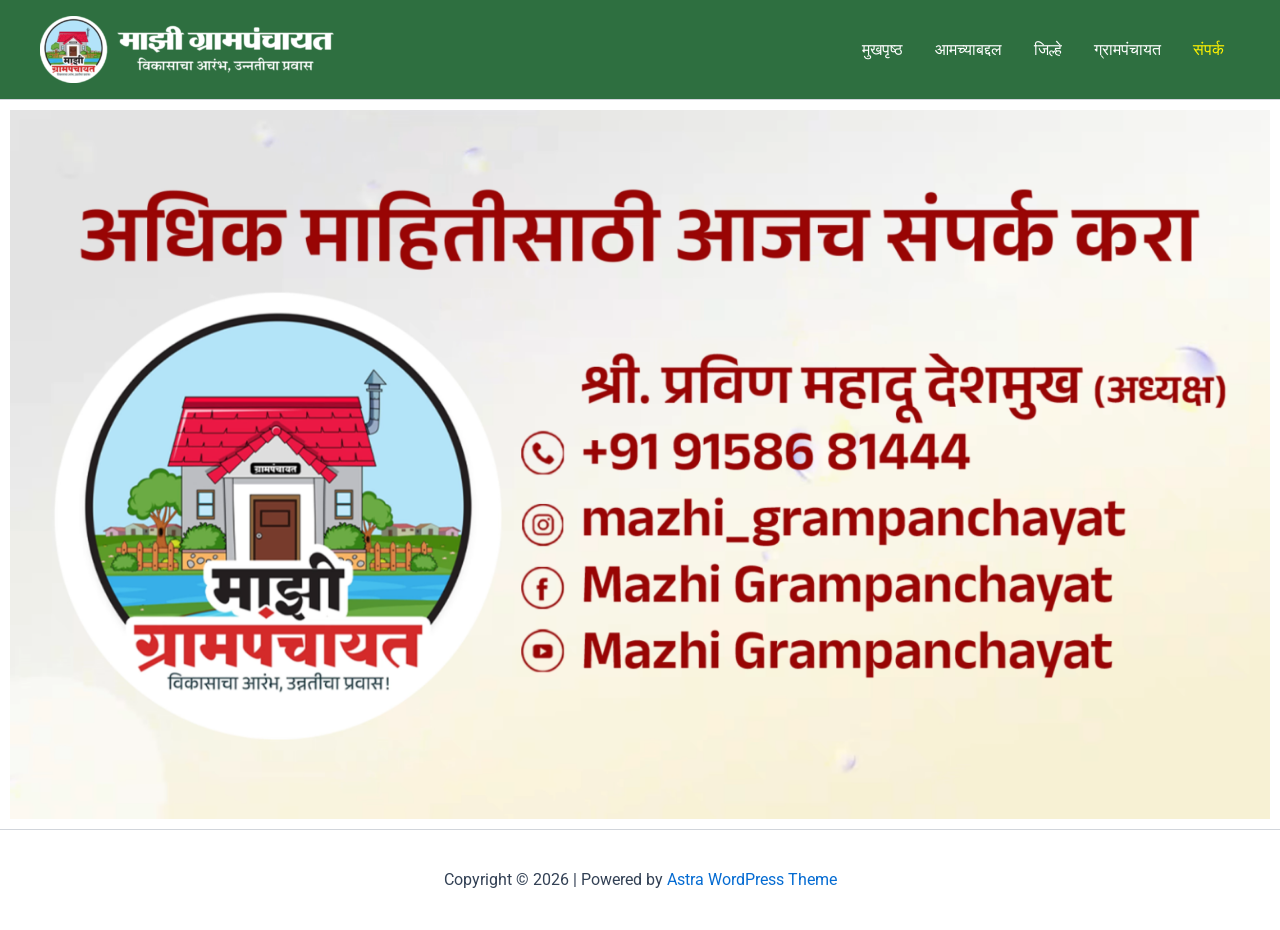
<file: index.html?p=15.html>
<!DOCTYPE html>
<html lang="en-US">
<head>
<meta charset="UTF-8">
<meta name="viewport" content="width=device-width, initial-scale=1">
	<link rel="profile" href="https://gmpg.org/xfn/11"> 
	<title>संपर्क</title>
<meta name='robots' content='max-image-preview:large' />
<link rel="alternate" type="application/rss+xml" title=" &raquo; Feed" href="feed/index.html" />
<link rel="alternate" type="application/rss+xml" title=" &raquo; Comments Feed" href="comments/feed/index.html" />
<link rel="alternate" title="oEmbed (JSON)" type="application/json+oembed" href="wp-json/oembed/1.0/embed%3Furl=https:%252F%252Fsienna-rhinoceros-530104.hostingersite.com%252Fcontact-us%252F" />
<link rel="alternate" title="oEmbed (XML)" type="text/xml+oembed" href="wp-json/oembed/1.0/embed%3Furl=https:%252F%252Fsienna-rhinoceros-530104.hostingersite.com%252Fcontact-us%252F&amp;format=xml" />
<style id='wp-img-auto-sizes-contain-inline-css'>
img:is([sizes=auto i],[sizes^="auto," i]){contain-intrinsic-size:3000px 1500px}
/*# sourceURL=wp-img-auto-sizes-contain-inline-css */
</style>

<link rel='stylesheet' id='astra-theme-css-css' href='wp-content/themes/astra/assets/css/minified/main.min.css%3Fver=4.12.6.css' media='all' />
<style id='astra-theme-css-inline-css'>
:root{--ast-post-nav-space:0;--ast-container-default-xlg-padding:2.5em;--ast-container-default-lg-padding:2.5em;--ast-container-default-slg-padding:2em;--ast-container-default-md-padding:2.5em;--ast-container-default-sm-padding:2.5em;--ast-container-default-xs-padding:2.4em;--ast-container-default-xxs-padding:1.8em;--ast-code-block-background:#ECEFF3;--ast-comment-inputs-background:#F9FAFB;--ast-normal-container-width:1200px;--ast-narrow-container-width:750px;--ast-blog-title-font-weight:600;--ast-blog-meta-weight:600;--ast-global-color-primary:var(--ast-global-color-4);--ast-global-color-secondary:var(--ast-global-color-5);--ast-global-color-alternate-background:var(--ast-global-color-6);--ast-global-color-subtle-background:var(--ast-global-color-7);--ast-bg-style-guide:var( --ast-global-color-secondary,--ast-global-color-5 );--ast-shadow-style-guide:0px 0px 4px 0 #00000057;--ast-global-dark-bg-style:#fff;--ast-global-dark-lfs:#fbfbfb;--ast-widget-bg-color:#fafafa;--ast-wc-container-head-bg-color:#fbfbfb;--ast-title-layout-bg:#eeeeee;--ast-search-border-color:#e7e7e7;--ast-lifter-hover-bg:#e6e6e6;--ast-gallery-block-color:#000;--srfm-color-input-label:var(--ast-global-color-2);}html{font-size:100%;}a{color:var(--ast-global-color-0);}a:hover,a:focus{color:var(--ast-global-color-1);}body,button,input,select,textarea,.ast-button,.ast-custom-button{font-family:-apple-system,BlinkMacSystemFont,Segoe UI,Roboto,Oxygen-Sans,Ubuntu,Cantarell,Helvetica Neue,sans-serif;font-weight:400;font-size:16px;font-size:1rem;line-height:var(--ast-body-line-height,1.65);}blockquote{color:var(--ast-global-color-3);}h1,h2,h3,h4,h5,h6,.entry-content :where(h1,h2,h3,h4,h5,h6),.site-title,.site-title a{font-weight:600;}.ast-site-identity .site-title a{color:var(--ast-global-color-2);}.site-title{font-size:26px;font-size:1.625rem;display:block;}header .custom-logo-link img{max-width:294px;width:294px;}.astra-logo-svg{width:294px;}.site-header .site-description{font-size:15px;font-size:0.9375rem;display:none;}.entry-title{font-size:20px;font-size:1.25rem;}.ast-blog-single-element.ast-taxonomy-container a{font-size:14px;font-size:0.875rem;}.ast-blog-meta-container{font-size:13px;font-size:0.8125rem;}.archive .ast-article-post .ast-article-inner,.blog .ast-article-post .ast-article-inner,.archive .ast-article-post .ast-article-inner:hover,.blog .ast-article-post .ast-article-inner:hover{border-top-left-radius:6px;border-top-right-radius:6px;border-bottom-right-radius:6px;border-bottom-left-radius:6px;overflow:hidden;}h1,.entry-content :where(h1){font-size:36px;font-size:2.25rem;font-weight:600;line-height:1.4em;}h2,.entry-content :where(h2){font-size:30px;font-size:1.875rem;font-weight:600;line-height:1.3em;}h3,.entry-content :where(h3){font-size:24px;font-size:1.5rem;font-weight:600;line-height:1.3em;}h4,.entry-content :where(h4){font-size:20px;font-size:1.25rem;line-height:1.2em;font-weight:600;}h5,.entry-content :where(h5){font-size:18px;font-size:1.125rem;line-height:1.2em;font-weight:600;}h6,.entry-content :where(h6){font-size:16px;font-size:1rem;line-height:1.25em;font-weight:600;}::selection{background-color:var(--ast-global-color-0);color:#ffffff;}body,h1,h2,h3,h4,h5,h6,.entry-title a,.entry-content :where(h1,h2,h3,h4,h5,h6){color:var(--ast-global-color-3);}.tagcloud a:hover,.tagcloud a:focus,.tagcloud a.current-item{color:#ffffff;border-color:var(--ast-global-color-0);background-color:var(--ast-global-color-0);}input:focus,input[type="text"]:focus,input[type="email"]:focus,input[type="url"]:focus,input[type="password"]:focus,input[type="reset"]:focus,input[type="search"]:focus,textarea:focus{border-color:var(--ast-global-color-0);}input[type="radio"]:checked,input[type=reset],input[type="checkbox"]:checked,input[type="checkbox"]:hover:checked,input[type="checkbox"]:focus:checked,input[type=range]::-webkit-slider-thumb{border-color:var(--ast-global-color-0);background-color:var(--ast-global-color-0);box-shadow:none;}.site-footer a:hover + .post-count,.site-footer a:focus + .post-count{background:var(--ast-global-color-0);border-color:var(--ast-global-color-0);}.single .nav-links .nav-previous,.single .nav-links .nav-next{color:var(--ast-global-color-0);}.entry-meta,.entry-meta *{line-height:1.45;color:var(--ast-global-color-0);}.entry-meta a:not(.ast-button):hover,.entry-meta a:not(.ast-button):hover *,.entry-meta a:not(.ast-button):focus,.entry-meta a:not(.ast-button):focus *,.page-links > .page-link,.page-links .page-link:hover,.post-navigation a:hover{color:var(--ast-global-color-1);}#cat option,.secondary .calendar_wrap thead a,.secondary .calendar_wrap thead a:visited{color:var(--ast-global-color-0);}.secondary .calendar_wrap #today,.ast-progress-val span{background:var(--ast-global-color-0);}.secondary a:hover + .post-count,.secondary a:focus + .post-count{background:var(--ast-global-color-0);border-color:var(--ast-global-color-0);}.calendar_wrap #today > a{color:#ffffff;}.page-links .page-link,.single .post-navigation a{color:var(--ast-global-color-3);}.ast-search-menu-icon .search-form button.search-submit{padding:0 4px;}.ast-search-menu-icon form.search-form{padding-right:0;}.ast-header-search .ast-search-menu-icon.ast-dropdown-active .search-form,.ast-header-search .ast-search-menu-icon.ast-dropdown-active .search-field:focus{transition:all 0.2s;}.search-form input.search-field:focus{outline:none;}.ast-mobile-header-content .ast-builder-layout-element:not(.ast-builder-menu):not(.ast-header-divider-element),.ast-mobile-popup-content .ast-builder-layout-element:not(.ast-builder-menu):not(.ast-header-divider-element){padding:15px 20px;}.ast-search-menu-icon .search-form button.search-submit:focus,.ast-theme-transparent-header .ast-header-search .ast-dropdown-active .ast-icon,.ast-theme-transparent-header .ast-inline-search .search-field:focus .ast-icon{color:var(--ast-global-color-1);}.ast-desktop .ast-header-search .slide-search .search-form{border:2px solid var(--ast-global-color-0);}.ast-header-search .slide-search .search-field{background-color:(--ast-global-dark-bg-style);}.ast-archive-title{color:var(--ast-global-color-2);}.widget-title{font-size:22px;font-size:1.375rem;color:var(--ast-global-color-2);}.single .ast-author-details .author-title{color:var(--ast-global-color-1);}.ast-single-post .entry-content a,.ast-comment-content a:not(.ast-comment-edit-reply-wrap a){text-decoration:underline;}.ast-single-post .elementor-widget-button .elementor-button,.ast-single-post .entry-content .uagb-tab a,.ast-single-post .entry-content .uagb-ifb-cta a,.ast-single-post .entry-content .uabb-module-content a,.ast-single-post .entry-content .uagb-post-grid a,.ast-single-post .entry-content .uagb-timeline a,.ast-single-post .entry-content .uagb-toc__wrap a,.ast-single-post .entry-content .uagb-taxomony-box a,.entry-content .wp-block-latest-posts > li > a,.ast-single-post .entry-content .wp-block-file__button,a.ast-post-filter-single,.ast-single-post .ast-comment-content .comment-reply-link,.ast-single-post .ast-comment-content .comment-edit-link{text-decoration:none;}.ast-search-menu-icon.slide-search a:focus-visible:focus-visible,.astra-search-icon:focus-visible,#close:focus-visible,a:focus-visible,.ast-menu-toggle:focus-visible,.site .skip-link:focus-visible,.wp-block-loginout input:focus-visible,.wp-block-search.wp-block-search__button-inside .wp-block-search__inside-wrapper,.ast-header-navigation-arrow:focus-visible,.ast-orders-table__row .ast-orders-table__cell:focus-visible,a#ast-apply-coupon:focus-visible,#ast-apply-coupon:focus-visible,#close:focus-visible,.button.search-submit:focus-visible,#search_submit:focus,.normal-search:focus-visible,.ast-header-account-wrap:focus-visible,.astra-cart-drawer-close:focus,.ast-single-variation:focus,.ast-button:focus,.ast-builder-button-wrap:has(.ast-custom-button-link:focus),.ast-builder-button-wrap .ast-custom-button-link:focus{outline-style:dotted;outline-color:inherit;outline-width:thin;}input:focus,input[type="text"]:focus,input[type="email"]:focus,input[type="url"]:focus,input[type="password"]:focus,input[type="reset"]:focus,input[type="search"]:focus,input[type="number"]:focus,textarea:focus,.wp-block-search__input:focus,[data-section="section-header-mobile-trigger"] .ast-button-wrap .ast-mobile-menu-trigger-minimal:focus,.ast-mobile-popup-drawer.active .menu-toggle-close:focus,#ast-scroll-top:focus,#coupon_code:focus,#ast-coupon-code:focus{border-style:dotted;border-color:inherit;border-width:thin;}input{outline:none;}.ast-logo-title-inline .site-logo-img{padding-right:1em;}.site-logo-img img{ transition:all 0.2s linear;}body .ast-oembed-container *{position:absolute;top:0;width:100%;height:100%;left:0;}body .wp-block-embed-pocket-casts .ast-oembed-container *{position:unset;}.ast-single-post-featured-section + article {margin-top: 2em;}.site-content .ast-single-post-featured-section img {width: 100%;overflow: hidden;object-fit: cover;}.ast-separate-container .site-content .ast-single-post-featured-section + article {margin-top: -80px;z-index: 9;position: relative;border-radius: 4px;}@media (min-width: 922px) {.ast-no-sidebar .site-content .ast-article-image-container--wide {margin-left: -120px;margin-right: -120px;max-width: unset;width: unset;}.ast-left-sidebar .site-content .ast-article-image-container--wide,.ast-right-sidebar .site-content .ast-article-image-container--wide {margin-left: -10px;margin-right: -10px;}.site-content .ast-article-image-container--full {margin-left: calc( -50vw + 50%);margin-right: calc( -50vw + 50%);max-width: 100vw;width: 100vw;}.ast-left-sidebar .site-content .ast-article-image-container--full,.ast-right-sidebar .site-content .ast-article-image-container--full {margin-left: -10px;margin-right: -10px;max-width: inherit;width: auto;}}.site > .ast-single-related-posts-container {margin-top: 0;}@media (min-width: 922px) {.ast-desktop .ast-container--narrow {max-width: var(--ast-narrow-container-width);margin: 0 auto;}}.ast-page-builder-template .hentry {margin: 0;}.ast-page-builder-template .site-content > .ast-container {max-width: 100%;padding: 0;}.ast-page-builder-template .site .site-content #primary {padding: 0;margin: 0;}.ast-page-builder-template .no-results {text-align: center;margin: 4em auto;}.ast-page-builder-template .ast-pagination {padding: 2em;}.ast-page-builder-template .entry-header.ast-no-title.ast-no-thumbnail {margin-top: 0;}.ast-page-builder-template .entry-header.ast-header-without-markup {margin-top: 0;margin-bottom: 0;}.ast-page-builder-template .entry-header.ast-no-title.ast-no-meta {margin-bottom: 0;}.ast-page-builder-template.single .post-navigation {padding-bottom: 2em;}.ast-page-builder-template.single-post .site-content > .ast-container {max-width: 100%;}.ast-page-builder-template .entry-header {margin-top: 2em;margin-left: auto;margin-right: auto;}.ast-page-builder-template .ast-archive-description {margin: 2em auto 0;padding-left: 20px;padding-right: 20px;}.ast-page-builder-template .ast-row {margin-left: 0;margin-right: 0;}.single.ast-page-builder-template .entry-header + .entry-content,.single.ast-page-builder-template .ast-single-entry-banner + .site-content article .entry-content {margin-bottom: 2em;}@media(min-width: 921px) {.ast-page-builder-template.archive.ast-right-sidebar .ast-row article,.ast-page-builder-template.archive.ast-left-sidebar .ast-row article {padding-left: 0;padding-right: 0;}}input[type="text"],input[type="number"],input[type="email"],input[type="url"],input[type="password"],input[type="search"],input[type=reset],input[type=tel],input[type=date],select,textarea{font-size:16px;font-style:normal;font-weight:400;line-height:24px;width:100%;padding:12px 16px;border-radius:4px;box-shadow:0px 1px 2px 0px rgba(0,0,0,0.05);color:var(--ast-form-input-text,#475569);}input[type="text"],input[type="number"],input[type="email"],input[type="url"],input[type="password"],input[type="search"],input[type=reset],input[type=tel],input[type=date],select{height:40px;}input[type="date"]{border-width:1px;border-style:solid;border-color:var(--ast-border-color);background:var( --ast-global-color-secondary,--ast-global-color-5 );}input[type="text"]:focus,input[type="number"]:focus,input[type="email"]:focus,input[type="url"]:focus,input[type="password"]:focus,input[type="search"]:focus,input[type=reset]:focus,input[type="tel"]:focus,input[type="date"]:focus,select:focus,textarea:focus{border-color:#046BD2;box-shadow:none;outline:none;color:var(--ast-form-input-focus-text,#475569);}label,legend{color:var(--ast-global-color-2,#111827 );font-size:14px;font-style:normal;font-weight:500;line-height:20px;}select{padding:6px 10px;}fieldset{padding:30px;border-radius:4px;}button,.ast-button,.button,input[type="button"],input[type="reset"],input[type="submit"],a:where(.wp-block-button__link){border-radius:4px;box-shadow:0px 1px 2px 0px rgba(0,0,0,0.05);}:root{--ast-comment-inputs-background:#FFF;}::placeholder{color:var(--ast-form-field-color,#9CA3AF);}::-ms-input-placeholder{color:var(--ast-form-field-color,#9CA3AF);}@media (max-width:921.9px){#ast-desktop-header{display:none;}}@media (min-width:922px){#ast-mobile-header{display:none;}}.wp-block-buttons.aligncenter{justify-content:center;}@media (max-width:921px){.ast-theme-transparent-header #primary,.ast-theme-transparent-header #secondary{padding:0;}}@media (max-width:921px){.ast-plain-container.ast-no-sidebar #primary{padding:0;}}.ast-plain-container.ast-no-sidebar #primary{margin-top:0;margin-bottom:0;}.wp-block-button.is-style-outline .wp-block-button__link{border-color:var(--ast-global-color-0);}div.wp-block-button.is-style-outline > .wp-block-button__link:not(.has-text-color),div.wp-block-button.wp-block-button__link.is-style-outline:not(.has-text-color){color:var(--ast-global-color-0);}.wp-block-button.is-style-outline .wp-block-button__link:hover,.wp-block-buttons .wp-block-button.is-style-outline .wp-block-button__link:focus,.wp-block-buttons .wp-block-button.is-style-outline > .wp-block-button__link:not(.has-text-color):hover,.wp-block-buttons .wp-block-button.wp-block-button__link.is-style-outline:not(.has-text-color):hover{color:#ffffff;background-color:var(--ast-global-color-1);border-color:var(--ast-global-color-1);}.post-page-numbers.current .page-link,.ast-pagination .page-numbers.current{color:#ffffff;border-color:var(--ast-global-color-0);background-color:var(--ast-global-color-0);}.wp-block-buttons .wp-block-button.is-style-outline .wp-block-button__link.wp-element-button,.ast-outline-button,.wp-block-uagb-buttons-child .uagb-buttons-repeater.ast-outline-button{border-color:var(--ast-global-color-0);border-top-width:2px;border-right-width:2px;border-bottom-width:2px;border-left-width:2px;font-family:inherit;font-weight:500;font-size:16px;font-size:1rem;line-height:1em;padding-top:13px;padding-right:30px;padding-bottom:13px;padding-left:30px;}.wp-block-buttons .wp-block-button.is-style-outline > .wp-block-button__link:not(.has-text-color),.wp-block-buttons .wp-block-button.wp-block-button__link.is-style-outline:not(.has-text-color),.ast-outline-button{color:var(--ast-global-color-0);}.wp-block-button.is-style-outline .wp-block-button__link:hover,.wp-block-buttons .wp-block-button.is-style-outline .wp-block-button__link:focus,.wp-block-buttons .wp-block-button.is-style-outline > .wp-block-button__link:not(.has-text-color):hover,.wp-block-buttons .wp-block-button.wp-block-button__link.is-style-outline:not(.has-text-color):hover,.ast-outline-button:hover,.ast-outline-button:focus,.wp-block-uagb-buttons-child .uagb-buttons-repeater.ast-outline-button:hover,.wp-block-uagb-buttons-child .uagb-buttons-repeater.ast-outline-button:focus{color:#ffffff;background-color:var(--ast-global-color-1);border-color:var(--ast-global-color-1);}.ast-single-post .entry-content a.ast-outline-button,.ast-single-post .entry-content .is-style-outline>.wp-block-button__link{text-decoration:none;}.wp-block-button .wp-block-button__link.wp-element-button.is-style-outline:not(.has-background),.wp-block-button.is-style-outline>.wp-block-button__link.wp-element-button:not(.has-background),.ast-outline-button{background-color:transparent;}.uagb-buttons-repeater.ast-outline-button{border-radius:9999px;}@media (max-width:921px){.wp-block-buttons .wp-block-button.is-style-outline .wp-block-button__link.wp-element-button,.ast-outline-button,.wp-block-uagb-buttons-child .uagb-buttons-repeater.ast-outline-button{padding-top:12px;padding-right:28px;padding-bottom:12px;padding-left:28px;}}@media (max-width:544px){.wp-block-buttons .wp-block-button.is-style-outline .wp-block-button__link.wp-element-button,.ast-outline-button,.wp-block-uagb-buttons-child .uagb-buttons-repeater.ast-outline-button{padding-top:10px;padding-right:24px;padding-bottom:10px;padding-left:24px;}}.entry-content[data-ast-blocks-layout] > figure{margin-bottom:1em;}h1.widget-title{font-weight:600;}h2.widget-title{font-weight:600;}h3.widget-title{font-weight:600;}.elementor-widget-container .elementor-loop-container .e-loop-item[data-elementor-type="loop-item"]{width:100%;} .content-area .elementor-widget-theme-post-content h1,.content-area .elementor-widget-theme-post-content h2,.content-area .elementor-widget-theme-post-content h3,.content-area .elementor-widget-theme-post-content h4,.content-area .elementor-widget-theme-post-content h5,.content-area .elementor-widget-theme-post-content h6{margin-top:1.5em;margin-bottom:calc(0.3em + 10px);}#page{display:flex;flex-direction:column;min-height:100vh;}.ast-404-layout-1 h1.page-title{color:var(--ast-global-color-2);}.single .post-navigation a{line-height:1em;height:inherit;}.error-404 .page-sub-title{font-size:1.5rem;font-weight:inherit;}.search .site-content .content-area .search-form{margin-bottom:0;}#page .site-content{flex-grow:1;}.widget{margin-bottom:1.25em;}#secondary li{line-height:1.5em;}#secondary .wp-block-group h2{margin-bottom:0.7em;}#secondary h2{font-size:1.7rem;}.ast-separate-container .ast-article-post,.ast-separate-container .ast-article-single,.ast-separate-container .comment-respond{padding:3em;}.ast-separate-container .ast-article-single .ast-article-single{padding:0;}.ast-article-single .wp-block-post-template-is-layout-grid{padding-left:0;}.ast-separate-container .comments-title,.ast-narrow-container .comments-title{padding:1.5em 2em;}.ast-page-builder-template .comment-form-textarea,.ast-comment-formwrap .ast-grid-common-col{padding:0;}.ast-comment-formwrap{padding:0;display:inline-flex;column-gap:20px;width:100%;margin-left:0;margin-right:0;}.comments-area textarea#comment:focus,.comments-area textarea#comment:active,.comments-area .ast-comment-formwrap input[type="text"]:focus,.comments-area .ast-comment-formwrap input[type="text"]:active {box-shadow:none;outline:none;}.archive.ast-page-builder-template .entry-header{margin-top:2em;}.ast-page-builder-template .ast-comment-formwrap{width:100%;}.entry-title{margin-bottom:0.6em;}.ast-archive-description p{font-size:inherit;font-weight:inherit;line-height:inherit;}.ast-separate-container .ast-comment-list li.depth-1,.hentry{margin-bottom:1.5em;}.site-content section.ast-archive-description{margin-bottom:2em;}@media (min-width:921px){.ast-left-sidebar.ast-page-builder-template #secondary,.archive.ast-right-sidebar.ast-page-builder-template .site-main{padding-left:20px;padding-right:20px;}}@media (max-width:544px){.ast-comment-formwrap.ast-row{column-gap:10px;display:inline-block;}#ast-commentform .ast-grid-common-col{position:relative;width:100%;}}@media (min-width:1201px){.ast-separate-container .ast-article-post,.ast-separate-container .ast-article-single,.ast-separate-container .ast-author-box,.ast-separate-container .ast-404-layout-1,.ast-separate-container .no-results{padding:3em;}} .content-area .elementor-widget-theme-post-content h1,.content-area .elementor-widget-theme-post-content h2,.content-area .elementor-widget-theme-post-content h3,.content-area .elementor-widget-theme-post-content h4,.content-area .elementor-widget-theme-post-content h5,.content-area .elementor-widget-theme-post-content h6{margin-top:1.5em;margin-bottom:calc(0.3em + 10px);}.elementor-loop-container .e-loop-item,.elementor-loop-container .ast-separate-container .ast-article-post,.elementor-loop-container .ast-separate-container .ast-article-single,.elementor-loop-container .ast-separate-container .comment-respond{padding:0px;}@media (max-width:921px){.ast-left-sidebar #content > .ast-container{display:flex;flex-direction:column-reverse;width:100%;}}@media (min-width:922px){.ast-separate-container.ast-right-sidebar #primary,.ast-separate-container.ast-left-sidebar #primary{border:0;}.search-no-results.ast-separate-container #primary{margin-bottom:4em;}}.wp-block-button .wp-block-button__link{color:#ffffff;}.wp-block-button .wp-block-button__link:hover,.wp-block-button .wp-block-button__link:focus{color:#ffffff;background-color:var(--ast-global-color-1);border-color:var(--ast-global-color-1);}.elementor-widget-heading h1.elementor-heading-title{line-height:1.4em;}.elementor-widget-heading h2.elementor-heading-title{line-height:1.3em;}.elementor-widget-heading h3.elementor-heading-title{line-height:1.3em;}.elementor-widget-heading h4.elementor-heading-title{line-height:1.2em;}.elementor-widget-heading h5.elementor-heading-title{line-height:1.2em;}.elementor-widget-heading h6.elementor-heading-title{line-height:1.25em;}.wp-block-button .wp-block-button__link,.wp-block-search .wp-block-search__button,body .wp-block-file .wp-block-file__button{border-color:var(--ast-global-color-0);background-color:var(--ast-global-color-0);color:#ffffff;font-family:inherit;font-weight:500;line-height:1em;font-size:16px;font-size:1rem;padding-top:15px;padding-right:30px;padding-bottom:15px;padding-left:30px;}.ast-single-post .entry-content .wp-block-button .wp-block-button__link,.ast-single-post .entry-content .wp-block-search .wp-block-search__button,body .entry-content .wp-block-file .wp-block-file__button{text-decoration:none;}@media (max-width:921px){.wp-block-button .wp-block-button__link,.wp-block-search .wp-block-search__button,body .wp-block-file .wp-block-file__button{padding-top:14px;padding-right:28px;padding-bottom:14px;padding-left:28px;}}@media (max-width:544px){.wp-block-button .wp-block-button__link,.wp-block-search .wp-block-search__button,body .wp-block-file .wp-block-file__button{padding-top:12px;padding-right:24px;padding-bottom:12px;padding-left:24px;}}.menu-toggle,button,.ast-button,.ast-custom-button,.button,input#submit,input[type="button"],input[type="submit"],input[type="reset"],#comments .submit,.search .search-submit,form[CLASS*="wp-block-search__"].wp-block-search .wp-block-search__inside-wrapper .wp-block-search__button,body .wp-block-file .wp-block-file__button,.search .search-submit{border-style:solid;border-top-width:0;border-right-width:0;border-left-width:0;border-bottom-width:0;color:#ffffff;border-color:var(--ast-global-color-0);background-color:var(--ast-global-color-0);padding-top:15px;padding-right:30px;padding-bottom:15px;padding-left:30px;font-family:inherit;font-weight:500;font-size:16px;font-size:1rem;line-height:1em;}button:focus,.menu-toggle:hover,button:hover,.ast-button:hover,.ast-custom-button:hover .button:hover,.ast-custom-button:hover ,input[type=reset]:hover,input[type=reset]:focus,input#submit:hover,input#submit:focus,input[type="button"]:hover,input[type="button"]:focus,input[type="submit"]:hover,input[type="submit"]:focus,form[CLASS*="wp-block-search__"].wp-block-search .wp-block-search__inside-wrapper .wp-block-search__button:hover,form[CLASS*="wp-block-search__"].wp-block-search .wp-block-search__inside-wrapper .wp-block-search__button:focus,body .wp-block-file .wp-block-file__button:hover,body .wp-block-file .wp-block-file__button:focus{color:#ffffff;background-color:var(--ast-global-color-1);border-color:var(--ast-global-color-1);}form[CLASS*="wp-block-search__"].wp-block-search .wp-block-search__inside-wrapper .wp-block-search__button.has-icon{padding-top:calc(15px - 3px);padding-right:calc(30px - 3px);padding-bottom:calc(15px - 3px);padding-left:calc(30px - 3px);}@media (max-width:921px){.menu-toggle,button,.ast-button,.ast-custom-button,.button,input#submit,input[type="button"],input[type="submit"],input[type="reset"],#comments .submit,.search .search-submit,form[CLASS*="wp-block-search__"].wp-block-search .wp-block-search__inside-wrapper .wp-block-search__button,body .wp-block-file .wp-block-file__button,.search .search-submit{padding-top:14px;padding-right:28px;padding-bottom:14px;padding-left:28px;}}@media (max-width:544px){.menu-toggle,button,.ast-button,.ast-custom-button,.button,input#submit,input[type="button"],input[type="submit"],input[type="reset"],#comments .submit,.search .search-submit,form[CLASS*="wp-block-search__"].wp-block-search .wp-block-search__inside-wrapper .wp-block-search__button,body .wp-block-file .wp-block-file__button,.search .search-submit{padding-top:12px;padding-right:24px;padding-bottom:12px;padding-left:24px;}}@media (max-width:921px){.ast-mobile-header-stack .main-header-bar .ast-search-menu-icon{display:inline-block;}.ast-header-break-point.ast-header-custom-item-outside .ast-mobile-header-stack .main-header-bar .ast-search-icon{margin:0;}.ast-comment-avatar-wrap img{max-width:2.5em;}.ast-comment-meta{padding:0 1.8888em 1.3333em;}}@media (min-width:544px){.ast-container{max-width:100%;}}@media (max-width:544px){.ast-separate-container .ast-article-post,.ast-separate-container .ast-article-single,.ast-separate-container .comments-title,.ast-separate-container .ast-archive-description{padding:1.5em 1em;}.ast-separate-container #content .ast-container{padding-left:0.54em;padding-right:0.54em;}.ast-separate-container .ast-comment-list .bypostauthor{padding:.5em;}.ast-search-menu-icon.ast-dropdown-active .search-field{width:170px;}} #ast-mobile-header .ast-site-header-cart-li a{pointer-events:none;}.ast-separate-container{background-color:var(--ast-global-color-5);}@media (max-width:921px){.site-title{display:block;}.site-header .site-description{display:none;}h1,.entry-content :where(h1){font-size:30px;font-size:1.875rem;}h2,.entry-content :where(h2){font-size:25px;font-size:1.5625rem;}h3,.entry-content :where(h3){font-size:20px;font-size:1.25rem;}}@media (max-width:544px){.site-title{display:block;}.site-header .site-description{display:none;}h1,.entry-content :where(h1){font-size:30px;font-size:1.875rem;}h2,.entry-content :where(h2){font-size:25px;font-size:1.5625rem;}h3,.entry-content :where(h3){font-size:20px;font-size:1.25rem;}}@media (max-width:921px){html{font-size:91.2%;}}@media (max-width:544px){html{font-size:91.2%;}}@media (min-width:922px){.ast-container{max-width:1240px;}}@media (min-width:922px){.site-content .ast-container{display:flex;}}@media (max-width:921px){.site-content .ast-container{flex-direction:column;}}.entry-content :where(h1,h2,h3,h4,h5,h6){clear:none;}@media (min-width:922px){.main-header-menu .sub-menu .menu-item.ast-left-align-sub-menu:hover > .sub-menu,.main-header-menu .sub-menu .menu-item.ast-left-align-sub-menu.focus > .sub-menu{margin-left:-0px;}}.entry-content li > p{margin-bottom:0;}.site .comments-area{padding-bottom:2em;margin-top:2em;}.wp-block-file {display: flex;align-items: center;flex-wrap: wrap;justify-content: space-between;}.wp-block-pullquote {border: none;}.wp-block-pullquote blockquote::before {content: "\201D";font-family: "Helvetica",sans-serif;display: flex;transform: rotate( 180deg );font-size: 6rem;font-style: normal;line-height: 1;font-weight: bold;align-items: center;justify-content: center;}.has-text-align-right > blockquote::before {justify-content: flex-start;}.has-text-align-left > blockquote::before {justify-content: flex-end;}figure.wp-block-pullquote.is-style-solid-color blockquote {max-width: 100%;text-align: inherit;}:root {--wp--custom--ast-default-block-top-padding: 3em;--wp--custom--ast-default-block-right-padding: 3em;--wp--custom--ast-default-block-bottom-padding: 3em;--wp--custom--ast-default-block-left-padding: 3em;--wp--custom--ast-container-width: 1200px;--wp--custom--ast-content-width-size: 1200px;--wp--custom--ast-wide-width-size: calc(1200px + var(--wp--custom--ast-default-block-left-padding) + var(--wp--custom--ast-default-block-right-padding));}.ast-narrow-container {--wp--custom--ast-content-width-size: 750px;--wp--custom--ast-wide-width-size: 750px;}@media(max-width: 921px) {:root {--wp--custom--ast-default-block-top-padding: 3em;--wp--custom--ast-default-block-right-padding: 2em;--wp--custom--ast-default-block-bottom-padding: 3em;--wp--custom--ast-default-block-left-padding: 2em;}}@media(max-width: 544px) {:root {--wp--custom--ast-default-block-top-padding: 3em;--wp--custom--ast-default-block-right-padding: 1.5em;--wp--custom--ast-default-block-bottom-padding: 3em;--wp--custom--ast-default-block-left-padding: 1.5em;}}.entry-content > .wp-block-group,.entry-content > .wp-block-cover,.entry-content > .wp-block-columns {padding-top: var(--wp--custom--ast-default-block-top-padding);padding-right: var(--wp--custom--ast-default-block-right-padding);padding-bottom: var(--wp--custom--ast-default-block-bottom-padding);padding-left: var(--wp--custom--ast-default-block-left-padding);}.ast-plain-container.ast-no-sidebar .entry-content > .alignfull,.ast-page-builder-template .ast-no-sidebar .entry-content > .alignfull {margin-left: calc( -50vw + 50%);margin-right: calc( -50vw + 50%);max-width: 100vw;width: 100vw;}.ast-plain-container.ast-no-sidebar .entry-content .alignfull .alignfull,.ast-page-builder-template.ast-no-sidebar .entry-content .alignfull .alignfull,.ast-plain-container.ast-no-sidebar .entry-content .alignfull .alignwide,.ast-page-builder-template.ast-no-sidebar .entry-content .alignfull .alignwide,.ast-plain-container.ast-no-sidebar .entry-content .alignwide .alignfull,.ast-page-builder-template.ast-no-sidebar .entry-content .alignwide .alignfull,.ast-plain-container.ast-no-sidebar .entry-content .alignwide .alignwide,.ast-page-builder-template.ast-no-sidebar .entry-content .alignwide .alignwide,.ast-plain-container.ast-no-sidebar .entry-content .wp-block-column .alignfull,.ast-page-builder-template.ast-no-sidebar .entry-content .wp-block-column .alignfull,.ast-plain-container.ast-no-sidebar .entry-content .wp-block-column .alignwide,.ast-page-builder-template.ast-no-sidebar .entry-content .wp-block-column .alignwide {margin-left: auto;margin-right: auto;width: 100%;}[data-ast-blocks-layout] .wp-block-separator:not(.is-style-dots) {height: 0;}[data-ast-blocks-layout] .wp-block-separator {margin: 20px auto;}[data-ast-blocks-layout] .wp-block-separator:not(.is-style-wide):not(.is-style-dots) {max-width: 100px;}[data-ast-blocks-layout] .wp-block-separator.has-background {padding: 0;}.entry-content[data-ast-blocks-layout] > * {max-width: var(--wp--custom--ast-content-width-size);margin-left: auto;margin-right: auto;}.entry-content[data-ast-blocks-layout] > .alignwide {max-width: var(--wp--custom--ast-wide-width-size);}.entry-content[data-ast-blocks-layout] .alignfull {max-width: none;}.entry-content .wp-block-columns {margin-bottom: 0;}blockquote {margin: 1.5em;border-color: rgba(0,0,0,0.05);}.wp-block-quote:not(.has-text-align-right):not(.has-text-align-center) {border-left: 5px solid rgba(0,0,0,0.05);}.has-text-align-right > blockquote,blockquote.has-text-align-right {border-right: 5px solid rgba(0,0,0,0.05);}.has-text-align-left > blockquote,blockquote.has-text-align-left {border-left: 5px solid rgba(0,0,0,0.05);}.wp-block-site-tagline,.wp-block-latest-posts .read-more {margin-top: 15px;}.wp-block-loginout p label {display: block;}.wp-block-loginout p:not(.login-remember):not(.login-submit) input {width: 100%;}.wp-block-loginout input:focus {border-color: transparent;}.wp-block-loginout input:focus {outline: thin dotted;}.entry-content .wp-block-media-text .wp-block-media-text__content {padding: 0 0 0 8%;}.entry-content .wp-block-media-text.has-media-on-the-right .wp-block-media-text__content {padding: 0 8% 0 0;}.entry-content .wp-block-media-text.has-background .wp-block-media-text__content {padding: 8%;}.entry-content .wp-block-cover:not([class*="background-color"]):not(.has-text-color.has-link-color) .wp-block-cover__inner-container,.entry-content .wp-block-cover:not([class*="background-color"]) .wp-block-cover-image-text,.entry-content .wp-block-cover:not([class*="background-color"]) .wp-block-cover-text,.entry-content .wp-block-cover-image:not([class*="background-color"]) .wp-block-cover__inner-container,.entry-content .wp-block-cover-image:not([class*="background-color"]) .wp-block-cover-image-text,.entry-content .wp-block-cover-image:not([class*="background-color"]) .wp-block-cover-text {color: var(--ast-global-color-primary,var(--ast-global-color-5));}.wp-block-loginout .login-remember input {width: 1.1rem;height: 1.1rem;margin: 0 5px 4px 0;vertical-align: middle;}.wp-block-latest-posts > li > *:first-child,.wp-block-latest-posts:not(.is-grid) > li:first-child {margin-top: 0;}.entry-content > .wp-block-buttons,.entry-content > .wp-block-uagb-buttons {margin-bottom: 1.5em;}.wp-block-search__inside-wrapper .wp-block-search__input {padding: 0 10px;color: var(--ast-global-color-3);background: var(--ast-global-color-primary,var(--ast-global-color-5));border-color: var(--ast-border-color);}.wp-block-latest-posts .read-more {margin-bottom: 1.5em;}.wp-block-search__no-button .wp-block-search__inside-wrapper .wp-block-search__input {padding-top: 5px;padding-bottom: 5px;}.wp-block-latest-posts .wp-block-latest-posts__post-date,.wp-block-latest-posts .wp-block-latest-posts__post-author {font-size: 1rem;}.wp-block-latest-posts > li > *,.wp-block-latest-posts:not(.is-grid) > li {margin-top: 12px;margin-bottom: 12px;}.ast-page-builder-template .entry-content[data-ast-blocks-layout] > .alignwide:where(:not(.uagb-is-root-container):not(.spectra-is-root-container)) > * {max-width: var(--wp--custom--ast-wide-width-size);}.ast-page-builder-template .entry-content[data-ast-blocks-layout] > .inherit-container-width > *,.ast-page-builder-template .entry-content[data-ast-blocks-layout] > *:not(.wp-block-group):where(:not(.uagb-is-root-container):not(.spectra-is-root-container)) > *,.entry-content[data-ast-blocks-layout] > .wp-block-cover .wp-block-cover__inner-container {max-width: none ;margin-left: auto;margin-right: auto;}.ast-page-builder-template .entry-content[data-ast-blocks-layout] > *,.ast-page-builder-template .entry-content[data-ast-blocks-layout] > .alignfull:where(:not(.wp-block-group):not(.uagb-is-root-container):not(.spectra-is-root-container)) > * {max-width: none;}.entry-content[data-ast-blocks-layout] .wp-block-cover:not(.alignleft):not(.alignright) {width: auto;}@media(max-width: 1200px) {.ast-separate-container .entry-content > .alignfull,.ast-separate-container .entry-content[data-ast-blocks-layout] > .alignwide,.ast-plain-container .entry-content[data-ast-blocks-layout] > .alignwide,.ast-plain-container .entry-content .alignfull {margin-left: calc(-1 * min(var(--ast-container-default-xlg-padding),20px)) ;margin-right: calc(-1 * min(var(--ast-container-default-xlg-padding),20px));}}@media(min-width: 1201px) {.ast-separate-container .entry-content > .alignfull {margin-left: calc(-1 * var(--ast-container-default-xlg-padding) );margin-right: calc(-1 * var(--ast-container-default-xlg-padding) );}.ast-separate-container .entry-content[data-ast-blocks-layout] > .alignwide,.ast-plain-container .entry-content[data-ast-blocks-layout] > .alignwide {margin-left: auto;margin-right: auto;}}@media(min-width: 921px) {.ast-separate-container .entry-content .wp-block-group.alignwide:not(.inherit-container-width) > :where(:not(.alignleft):not(.alignright)),.ast-plain-container .entry-content .wp-block-group.alignwide:not(.inherit-container-width) > :where(:not(.alignleft):not(.alignright)) {max-width: calc( var(--wp--custom--ast-content-width-size) + 80px );}.ast-plain-container.ast-right-sidebar .entry-content[data-ast-blocks-layout] .alignfull,.ast-plain-container.ast-left-sidebar .entry-content[data-ast-blocks-layout] .alignfull {margin-left: -60px;margin-right: -60px;}}@media(min-width: 544px) {.entry-content > .alignleft {margin-right: 20px;}.entry-content > .alignright {margin-left: 20px;}}@media (max-width:544px){.wp-block-columns .wp-block-column:not(:last-child){margin-bottom:20px;}.wp-block-latest-posts{margin:0;}}@media( max-width: 600px ) {.entry-content .wp-block-media-text .wp-block-media-text__content,.entry-content .wp-block-media-text.has-media-on-the-right .wp-block-media-text__content {padding: 8% 0 0;}.entry-content .wp-block-media-text.has-background .wp-block-media-text__content {padding: 8%;}}.ast-page-builder-template .entry-header {padding-left: 0;}.ast-narrow-container .site-content .wp-block-uagb-image--align-full .wp-block-uagb-image__figure {max-width: 100%;margin-left: auto;margin-right: auto;}.entry-content ul,.entry-content ol {padding: revert;margin: revert;padding-left: 20px;}.entry-content ul.wc-block-product-template{padding: 0;}:root .has-ast-global-color-0-color{color:var(--ast-global-color-0);}:root .has-ast-global-color-0-background-color{background-color:var(--ast-global-color-0);}:root .wp-block-button .has-ast-global-color-0-color{color:var(--ast-global-color-0);}:root .wp-block-button .has-ast-global-color-0-background-color{background-color:var(--ast-global-color-0);}:root .has-ast-global-color-1-color{color:var(--ast-global-color-1);}:root .has-ast-global-color-1-background-color{background-color:var(--ast-global-color-1);}:root .wp-block-button .has-ast-global-color-1-color{color:var(--ast-global-color-1);}:root .wp-block-button .has-ast-global-color-1-background-color{background-color:var(--ast-global-color-1);}:root .has-ast-global-color-2-color{color:var(--ast-global-color-2);}:root .has-ast-global-color-2-background-color{background-color:var(--ast-global-color-2);}:root .wp-block-button .has-ast-global-color-2-color{color:var(--ast-global-color-2);}:root .wp-block-button .has-ast-global-color-2-background-color{background-color:var(--ast-global-color-2);}:root .has-ast-global-color-3-color{color:var(--ast-global-color-3);}:root .has-ast-global-color-3-background-color{background-color:var(--ast-global-color-3);}:root .wp-block-button .has-ast-global-color-3-color{color:var(--ast-global-color-3);}:root .wp-block-button .has-ast-global-color-3-background-color{background-color:var(--ast-global-color-3);}:root .has-ast-global-color-4-color{color:var(--ast-global-color-4);}:root .has-ast-global-color-4-background-color{background-color:var(--ast-global-color-4);}:root .wp-block-button .has-ast-global-color-4-color{color:var(--ast-global-color-4);}:root .wp-block-button .has-ast-global-color-4-background-color{background-color:var(--ast-global-color-4);}:root .has-ast-global-color-5-color{color:var(--ast-global-color-5);}:root .has-ast-global-color-5-background-color{background-color:var(--ast-global-color-5);}:root .wp-block-button .has-ast-global-color-5-color{color:var(--ast-global-color-5);}:root .wp-block-button .has-ast-global-color-5-background-color{background-color:var(--ast-global-color-5);}:root .has-ast-global-color-6-color{color:var(--ast-global-color-6);}:root .has-ast-global-color-6-background-color{background-color:var(--ast-global-color-6);}:root .wp-block-button .has-ast-global-color-6-color{color:var(--ast-global-color-6);}:root .wp-block-button .has-ast-global-color-6-background-color{background-color:var(--ast-global-color-6);}:root .has-ast-global-color-7-color{color:var(--ast-global-color-7);}:root .has-ast-global-color-7-background-color{background-color:var(--ast-global-color-7);}:root .wp-block-button .has-ast-global-color-7-color{color:var(--ast-global-color-7);}:root .wp-block-button .has-ast-global-color-7-background-color{background-color:var(--ast-global-color-7);}:root .has-ast-global-color-8-color{color:var(--ast-global-color-8);}:root .has-ast-global-color-8-background-color{background-color:var(--ast-global-color-8);}:root .wp-block-button .has-ast-global-color-8-color{color:var(--ast-global-color-8);}:root .wp-block-button .has-ast-global-color-8-background-color{background-color:var(--ast-global-color-8);}:root{--ast-global-color-0:#046bd2;--ast-global-color-1:#045cb4;--ast-global-color-2:#1e293b;--ast-global-color-3:#334155;--ast-global-color-4:#FFFFFF;--ast-global-color-5:#F0F5FA;--ast-global-color-6:#111111;--ast-global-color-7:#D1D5DB;--ast-global-color-8:#111111;}:root {--ast-border-color : var(--ast-global-color-7);}.ast-single-entry-banner {-js-display: flex;display: flex;flex-direction: column;justify-content: center;text-align: center;position: relative;background: var(--ast-title-layout-bg);}.ast-single-entry-banner[data-banner-layout="layout-1"] {max-width: 1200px;background: inherit;padding: 20px 0;}.ast-single-entry-banner[data-banner-width-type="custom"] {margin: 0 auto;width: 100%;}.ast-single-entry-banner + .site-content .entry-header {margin-bottom: 0;}.site .ast-author-avatar {--ast-author-avatar-size: ;}a.ast-underline-text {text-decoration: underline;}.ast-container > .ast-terms-link {position: relative;display: block;}a.ast-button.ast-badge-tax {padding: 4px 8px;border-radius: 3px;font-size: inherit;}header.entry-header{text-align:left;}header.entry-header .entry-title{font-weight:600;font-size:32px;font-size:2rem;}header.entry-header > *:not(:last-child){margin-bottom:10px;}header.entry-header .post-thumb-img-content{text-align:center;}header.entry-header .post-thumb img,.ast-single-post-featured-section.post-thumb img{aspect-ratio:16/9;width:100%;height:100%;}@media (max-width:921px){header.entry-header{text-align:left;}}@media (max-width:544px){header.entry-header{text-align:left;}}.ast-archive-entry-banner {-js-display: flex;display: flex;flex-direction: column;justify-content: center;text-align: center;position: relative;background: var(--ast-title-layout-bg);}.ast-archive-entry-banner[data-banner-width-type="custom"] {margin: 0 auto;width: 100%;}.ast-archive-entry-banner[data-banner-layout="layout-1"] {background: inherit;padding: 20px 0;text-align: left;}body.archive .ast-archive-description{max-width:1200px;width:100%;text-align:left;padding-top:3em;padding-right:3em;padding-bottom:3em;padding-left:3em;}body.archive .ast-archive-description .ast-archive-title,body.archive .ast-archive-description .ast-archive-title *{font-weight:600;font-size:32px;font-size:2rem;}body.archive .ast-archive-description > *:not(:last-child){margin-bottom:10px;}@media (max-width:921px){body.archive .ast-archive-description{text-align:left;}}@media (max-width:544px){body.archive .ast-archive-description{text-align:left;}}.ast-breadcrumbs .trail-browse,.ast-breadcrumbs .trail-items,.ast-breadcrumbs .trail-items li{display:inline-block;margin:0;padding:0;border:none;background:inherit;text-indent:0;text-decoration:none;}.ast-breadcrumbs .trail-browse{font-size:inherit;font-style:inherit;font-weight:inherit;color:inherit;}.ast-breadcrumbs .trail-items{list-style:none;}.trail-items li::after{padding:0 0.3em;content:"\00bb";}.trail-items li:last-of-type::after{display:none;}h1,h2,h3,h4,h5,h6,.entry-content :where(h1,h2,h3,h4,h5,h6){color:var(--ast-global-color-2);}.entry-title a{color:var(--ast-global-color-2);}@media (max-width:921px){.ast-builder-grid-row-container.ast-builder-grid-row-tablet-3-firstrow .ast-builder-grid-row > *:first-child,.ast-builder-grid-row-container.ast-builder-grid-row-tablet-3-lastrow .ast-builder-grid-row > *:last-child{grid-column:1 / -1;}}@media (max-width:544px){.ast-builder-grid-row-container.ast-builder-grid-row-mobile-3-firstrow .ast-builder-grid-row > *:first-child,.ast-builder-grid-row-container.ast-builder-grid-row-mobile-3-lastrow .ast-builder-grid-row > *:last-child{grid-column:1 / -1;}}.ast-builder-layout-element[data-section="title_tagline"]{display:flex;}@media (max-width:921px){.ast-header-break-point .ast-builder-layout-element[data-section="title_tagline"]{display:flex;}}@media (max-width:544px){.ast-header-break-point .ast-builder-layout-element[data-section="title_tagline"]{display:flex;}}.ast-builder-menu-1{font-family:inherit;font-weight:inherit;}.ast-builder-menu-1 .menu-item > .menu-link{color:#ffffff;}.ast-builder-menu-1 .menu-item > .ast-menu-toggle{color:#ffffff;}.ast-builder-menu-1 .menu-item:hover > .menu-link,.ast-builder-menu-1 .inline-on-mobile .menu-item:hover > .ast-menu-toggle{color:#59ff67;}.ast-builder-menu-1 .menu-item:hover > .ast-menu-toggle{color:#59ff67;}.ast-builder-menu-1 .menu-item.current-menu-item > .menu-link,.ast-builder-menu-1 .inline-on-mobile .menu-item.current-menu-item > .ast-menu-toggle,.ast-builder-menu-1 .current-menu-ancestor > .menu-link{color:#fff200;}.ast-builder-menu-1 .menu-item.current-menu-item > .ast-menu-toggle{color:#fff200;}.ast-builder-menu-1 .sub-menu,.ast-builder-menu-1 .inline-on-mobile .sub-menu{border-top-width:2px;border-bottom-width:0px;border-right-width:0px;border-left-width:0px;border-color:var(--ast-global-color-0);border-style:solid;}.ast-builder-menu-1 .sub-menu .sub-menu{top:-2px;}.ast-builder-menu-1 .main-header-menu > .menu-item > .sub-menu,.ast-builder-menu-1 .main-header-menu > .menu-item > .astra-full-megamenu-wrapper{margin-top:0px;}.ast-desktop .ast-builder-menu-1 .main-header-menu > .menu-item > .sub-menu:before,.ast-desktop .ast-builder-menu-1 .main-header-menu > .menu-item > .astra-full-megamenu-wrapper:before{height:calc( 0px + 2px + 5px );}.ast-desktop .ast-builder-menu-1 .menu-item .sub-menu .menu-link{border-style:none;}@media (max-width:921px){.ast-header-break-point .ast-builder-menu-1 .menu-item.menu-item-has-children > .ast-menu-toggle{top:0;}.ast-builder-menu-1 .inline-on-mobile .menu-item.menu-item-has-children > .ast-menu-toggle{right:-15px;}.ast-builder-menu-1 .menu-item-has-children > .menu-link:after{content:unset;}.ast-builder-menu-1 .main-header-menu > .menu-item > .sub-menu,.ast-builder-menu-1 .main-header-menu > .menu-item > .astra-full-megamenu-wrapper{margin-top:0;}}@media (max-width:544px){.ast-header-break-point .ast-builder-menu-1 .menu-item.menu-item-has-children > .ast-menu-toggle{top:0;}.ast-builder-menu-1 .main-header-menu > .menu-item > .sub-menu,.ast-builder-menu-1 .main-header-menu > .menu-item > .astra-full-megamenu-wrapper{margin-top:0;}}.ast-builder-menu-1{display:flex;}@media (max-width:921px){.ast-header-break-point .ast-builder-menu-1{display:flex;}}@media (max-width:544px){.ast-header-break-point .ast-builder-menu-1{display:flex;}}.site-below-footer-wrap{padding-top:20px;padding-bottom:20px;}.site-below-footer-wrap[data-section="section-below-footer-builder"]{background-color:var(--ast-global-color-4 );min-height:60px;border-style:solid;border-width:0px;border-top-width:1px;border-top-color:var( --ast-global-color-subtle-background,--ast-global-color-7 );}.site-below-footer-wrap[data-section="section-below-footer-builder"] .ast-builder-grid-row{max-width:1200px;min-height:60px;margin-left:auto;margin-right:auto;}.site-below-footer-wrap[data-section="section-below-footer-builder"] .ast-builder-grid-row,.site-below-footer-wrap[data-section="section-below-footer-builder"] .site-footer-section{align-items:center;}.site-below-footer-wrap[data-section="section-below-footer-builder"].ast-footer-row-inline .site-footer-section{display:flex;margin-bottom:0;}.ast-builder-grid-row-full .ast-builder-grid-row{grid-template-columns:1fr;}@media (max-width:921px){.site-below-footer-wrap[data-section="section-below-footer-builder"].ast-footer-row-tablet-inline .site-footer-section{display:flex;margin-bottom:0;}.site-below-footer-wrap[data-section="section-below-footer-builder"].ast-footer-row-tablet-stack .site-footer-section{display:block;margin-bottom:10px;}.ast-builder-grid-row-container.ast-builder-grid-row-tablet-full .ast-builder-grid-row{grid-template-columns:1fr;}}@media (max-width:544px){.site-below-footer-wrap[data-section="section-below-footer-builder"].ast-footer-row-mobile-inline .site-footer-section{display:flex;margin-bottom:0;}.site-below-footer-wrap[data-section="section-below-footer-builder"].ast-footer-row-mobile-stack .site-footer-section{display:block;margin-bottom:10px;}.ast-builder-grid-row-container.ast-builder-grid-row-mobile-full .ast-builder-grid-row{grid-template-columns:1fr;}}.site-below-footer-wrap[data-section="section-below-footer-builder"]{display:grid;}@media (max-width:921px){.ast-header-break-point .site-below-footer-wrap[data-section="section-below-footer-builder"]{display:grid;}}@media (max-width:544px){.ast-header-break-point .site-below-footer-wrap[data-section="section-below-footer-builder"]{display:grid;}}.ast-footer-copyright{text-align:center;}.ast-footer-copyright.site-footer-focus-item {color:var(--ast-global-color-3);}@media (max-width:921px){.ast-footer-copyright{text-align:center;}}@media (max-width:544px){.ast-footer-copyright{text-align:center;}}.ast-footer-copyright.site-footer-focus-item {font-size:16px;font-size:1rem;}.ast-footer-copyright.ast-builder-layout-element{display:flex;}@media (max-width:921px){.ast-header-break-point .ast-footer-copyright.ast-builder-layout-element{display:flex;}}@media (max-width:544px){.ast-header-break-point .ast-footer-copyright.ast-builder-layout-element{display:flex;}}.footer-widget-area.widget-area.site-footer-focus-item{width:auto;}.ast-footer-row-inline .footer-widget-area.widget-area.site-footer-focus-item{width:100%;}.elementor-widget-heading .elementor-heading-title{margin:0;}.elementor-page .ast-menu-toggle{color:unset !important;background:unset !important;}.elementor-post.elementor-grid-item.hentry{margin-bottom:0;}.woocommerce div.product .elementor-element.elementor-products-grid .related.products ul.products li.product,.elementor-element .elementor-wc-products .woocommerce[class*='columns-'] ul.products li.product{width:auto;margin:0;float:none;}.elementor-toc__list-wrapper{margin:0;}body .elementor hr{background-color:#ccc;margin:0;}.ast-left-sidebar .elementor-section.elementor-section-stretched,.ast-right-sidebar .elementor-section.elementor-section-stretched{max-width:100%;left:0 !important;}.elementor-posts-container [CLASS*="ast-width-"]{width:100%;}.elementor-template-full-width .ast-container{display:block;}.elementor-screen-only,.screen-reader-text,.screen-reader-text span,.ui-helper-hidden-accessible{top:0 !important;}@media (max-width:544px){.elementor-element .elementor-wc-products .woocommerce[class*="columns-"] ul.products li.product{width:auto;margin:0;}.elementor-element .woocommerce .woocommerce-result-count{float:none;}}.ast-desktop .ast-mega-menu-enabled .ast-builder-menu-1 div:not( .astra-full-megamenu-wrapper) .sub-menu,.ast-builder-menu-1 .inline-on-mobile .sub-menu,.ast-desktop .ast-builder-menu-1 .astra-full-megamenu-wrapper,.ast-desktop .ast-builder-menu-1 .menu-item .sub-menu{box-shadow:0px 4px 10px -2px rgba(0,0,0,0.1);}.ast-desktop .ast-mobile-popup-drawer.active .ast-mobile-popup-inner{max-width:35%;}@media (max-width:921px){.ast-mobile-popup-drawer.active .ast-mobile-popup-inner{max-width:90%;}}@media (max-width:544px){.ast-mobile-popup-drawer.active .ast-mobile-popup-inner{max-width:90%;}}.ast-header-break-point .main-header-bar{border-bottom-width:1px;}@media (min-width:922px){.main-header-bar{border-bottom-width:1px;}}.main-header-menu .menu-item,#astra-footer-menu .menu-item,.main-header-bar .ast-masthead-custom-menu-items{-js-display:flex;display:flex;-webkit-box-pack:center;-webkit-justify-content:center;-moz-box-pack:center;-ms-flex-pack:center;justify-content:center;-webkit-box-orient:vertical;-webkit-box-direction:normal;-webkit-flex-direction:column;-moz-box-orient:vertical;-moz-box-direction:normal;-ms-flex-direction:column;flex-direction:column;}.main-header-menu > .menu-item > .menu-link,#astra-footer-menu > .menu-item > .menu-link{height:100%;-webkit-box-align:center;-webkit-align-items:center;-moz-box-align:center;-ms-flex-align:center;align-items:center;-js-display:flex;display:flex;}.ast-header-break-point .main-navigation ul .menu-item .menu-link .icon-arrow:first-of-type svg{top:.2em;margin-top:0px;margin-left:0px;width:.65em;transform:translate(0,-2px) rotateZ(270deg);}.ast-mobile-popup-content .ast-submenu-expanded > .ast-menu-toggle{transform:rotateX(180deg);overflow-y:auto;}@media (min-width:922px){.ast-builder-menu .main-navigation > ul > li:last-child a{margin-right:0;}}.ast-separate-container .ast-article-inner{background-color:var(--ast-global-color-4);}@media (max-width:921px){.ast-separate-container .ast-article-inner{background-color:var(--ast-global-color-4);}}@media (max-width:544px){.ast-separate-container .ast-article-inner{background-color:var(--ast-global-color-4);}}.ast-separate-container .ast-article-single:not(.ast-related-post),.ast-separate-container .error-404,.ast-separate-container .no-results,.single.ast-separate-container .site-main .ast-author-meta,.ast-separate-container .related-posts-title-wrapper,.ast-separate-container .comments-count-wrapper,.ast-box-layout.ast-plain-container .site-content,.ast-padded-layout.ast-plain-container .site-content,.ast-separate-container .ast-archive-description,.ast-separate-container .comments-area{background-color:var(--ast-global-color-4);}@media (max-width:921px){.ast-separate-container .ast-article-single:not(.ast-related-post),.ast-separate-container .error-404,.ast-separate-container .no-results,.single.ast-separate-container .site-main .ast-author-meta,.ast-separate-container .related-posts-title-wrapper,.ast-separate-container .comments-count-wrapper,.ast-box-layout.ast-plain-container .site-content,.ast-padded-layout.ast-plain-container .site-content,.ast-separate-container .ast-archive-description{background-color:var(--ast-global-color-4);}}@media (max-width:544px){.ast-separate-container .ast-article-single:not(.ast-related-post),.ast-separate-container .error-404,.ast-separate-container .no-results,.single.ast-separate-container .site-main .ast-author-meta,.ast-separate-container .related-posts-title-wrapper,.ast-separate-container .comments-count-wrapper,.ast-box-layout.ast-plain-container .site-content,.ast-padded-layout.ast-plain-container .site-content,.ast-separate-container .ast-archive-description{background-color:var(--ast-global-color-4);}}.ast-separate-container.ast-two-container #secondary .widget{background-color:var(--ast-global-color-4);}@media (max-width:921px){.ast-separate-container.ast-two-container #secondary .widget{background-color:var(--ast-global-color-4);}}@media (max-width:544px){.ast-separate-container.ast-two-container #secondary .widget{background-color:var(--ast-global-color-4);}}.ast-plain-container,.ast-page-builder-template{background-color:var(--ast-global-color-4);}@media (max-width:921px){.ast-plain-container,.ast-page-builder-template{background-color:var(--ast-global-color-4);}}@media (max-width:544px){.ast-plain-container,.ast-page-builder-template{background-color:var(--ast-global-color-4);}}#ast-scroll-top {display: none;position: fixed;text-align: center;cursor: pointer;z-index: 99;width: 2.1em;height: 2.1em;line-height: 2.1;color: #ffffff;border-radius: 2px;content: "";outline: inherit;}@media (min-width: 769px) {#ast-scroll-top {content: "769";}}#ast-scroll-top .ast-icon.icon-arrow svg {margin-left: 0px;vertical-align: middle;transform: translate(0,-20%) rotate(180deg);width: 1.6em;}.ast-scroll-to-top-right {right: 30px;bottom: 30px;}.ast-scroll-to-top-left {left: 30px;bottom: 30px;}#ast-scroll-top{background-color:var(--ast-global-color-0);font-size:15px;}@media (max-width:921px){#ast-scroll-top .ast-icon.icon-arrow svg{width:1em;}}.ast-mobile-header-content > *,.ast-desktop-header-content > * {padding: 10px 0;height: auto;}.ast-mobile-header-content > *:first-child,.ast-desktop-header-content > *:first-child {padding-top: 10px;}.ast-mobile-header-content > .ast-builder-menu,.ast-desktop-header-content > .ast-builder-menu {padding-top: 0;}.ast-mobile-header-content > *:last-child,.ast-desktop-header-content > *:last-child {padding-bottom: 0;}.ast-mobile-header-content .ast-search-menu-icon.ast-inline-search label,.ast-desktop-header-content .ast-search-menu-icon.ast-inline-search label {width: 100%;}.ast-desktop-header-content .main-header-bar-navigation .ast-submenu-expanded > .ast-menu-toggle::before {transform: rotateX(180deg);}#ast-desktop-header .ast-desktop-header-content,.ast-mobile-header-content .ast-search-icon,.ast-desktop-header-content .ast-search-icon,.ast-mobile-header-wrap .ast-mobile-header-content,.ast-main-header-nav-open.ast-popup-nav-open .ast-mobile-header-wrap .ast-mobile-header-content,.ast-main-header-nav-open.ast-popup-nav-open .ast-desktop-header-content {display: none;}.ast-main-header-nav-open.ast-header-break-point #ast-desktop-header .ast-desktop-header-content,.ast-main-header-nav-open.ast-header-break-point .ast-mobile-header-wrap .ast-mobile-header-content {display: block;}.ast-desktop .ast-desktop-header-content .astra-menu-animation-slide-up > .menu-item > .sub-menu,.ast-desktop .ast-desktop-header-content .astra-menu-animation-slide-up > .menu-item .menu-item > .sub-menu,.ast-desktop .ast-desktop-header-content .astra-menu-animation-slide-down > .menu-item > .sub-menu,.ast-desktop .ast-desktop-header-content .astra-menu-animation-slide-down > .menu-item .menu-item > .sub-menu,.ast-desktop .ast-desktop-header-content .astra-menu-animation-fade > .menu-item > .sub-menu,.ast-desktop .ast-desktop-header-content .astra-menu-animation-fade > .menu-item .menu-item > .sub-menu {opacity: 1;visibility: visible;}.ast-hfb-header.ast-default-menu-enable.ast-header-break-point .ast-mobile-header-wrap .ast-mobile-header-content .main-header-bar-navigation {width: unset;margin: unset;}.ast-mobile-header-content.content-align-flex-end .main-header-bar-navigation .menu-item-has-children > .ast-menu-toggle,.ast-desktop-header-content.content-align-flex-end .main-header-bar-navigation .menu-item-has-children > .ast-menu-toggle {left: calc( 20px - 0.907em);right: auto;}.ast-mobile-header-content .ast-search-menu-icon,.ast-mobile-header-content .ast-search-menu-icon.slide-search,.ast-desktop-header-content .ast-search-menu-icon,.ast-desktop-header-content .ast-search-menu-icon.slide-search {width: 100%;position: relative;display: block;right: auto;transform: none;}.ast-mobile-header-content .ast-search-menu-icon.slide-search .search-form,.ast-mobile-header-content .ast-search-menu-icon .search-form,.ast-desktop-header-content .ast-search-menu-icon.slide-search .search-form,.ast-desktop-header-content .ast-search-menu-icon .search-form {right: 0;visibility: visible;opacity: 1;position: relative;top: auto;transform: none;padding: 0;display: block;overflow: hidden;}.ast-mobile-header-content .ast-search-menu-icon.ast-inline-search .search-field,.ast-mobile-header-content .ast-search-menu-icon .search-field,.ast-desktop-header-content .ast-search-menu-icon.ast-inline-search .search-field,.ast-desktop-header-content .ast-search-menu-icon .search-field {width: 100%;padding-right: 5.5em;}.ast-mobile-header-content .ast-search-menu-icon .search-submit,.ast-desktop-header-content .ast-search-menu-icon .search-submit {display: block;position: absolute;height: 100%;top: 0;right: 0;padding: 0 1em;border-radius: 0;}.ast-hfb-header.ast-default-menu-enable.ast-header-break-point .ast-mobile-header-wrap .ast-mobile-header-content .main-header-bar-navigation ul .sub-menu .menu-link {padding-left: 30px;}.ast-hfb-header.ast-default-menu-enable.ast-header-break-point .ast-mobile-header-wrap .ast-mobile-header-content .main-header-bar-navigation .sub-menu .menu-item .menu-item .menu-link {padding-left: 40px;}.ast-mobile-popup-drawer.active .ast-mobile-popup-inner{background-color:#ffffff;;}.ast-mobile-header-wrap .ast-mobile-header-content,.ast-desktop-header-content{background-color:#ffffff;;}.ast-mobile-popup-content > *,.ast-mobile-header-content > *,.ast-desktop-popup-content > *,.ast-desktop-header-content > *{padding-top:0px;padding-bottom:0px;}.content-align-flex-start .ast-builder-layout-element{justify-content:flex-start;}.content-align-flex-start .main-header-menu{text-align:left;}.ast-desktop-header-content,.ast-mobile-header-content{position:absolute;width:100%;}.ast-mobile-popup-drawer.active .menu-toggle-close{color:#3a3a3a;}.ast-mobile-header-wrap .ast-primary-header-bar,.ast-primary-header-bar .site-primary-header-wrap{min-height:80px;}.ast-desktop:not(:has(.ast-header-sticked)) .ast-primary-header-bar .main-header-menu > .menu-item{line-height:80px;}.ast-header-break-point #masthead .ast-mobile-header-wrap .ast-primary-header-bar,.ast-header-break-point #masthead .ast-mobile-header-wrap .ast-below-header-bar,.ast-header-break-point #masthead .ast-mobile-header-wrap .ast-above-header-bar{padding-left:20px;padding-right:20px;}.ast-header-break-point .ast-primary-header-bar{border-bottom-width:1px;border-bottom-color:var( --ast-global-color-subtle-background,--ast-global-color-7 );border-bottom-style:solid;}@media (min-width:922px){.ast-primary-header-bar{border-bottom-width:1px;border-bottom-color:var( --ast-global-color-subtle-background,--ast-global-color-7 );border-bottom-style:solid;}}.ast-primary-header-bar{background-color:#2e6f40;background-image:none;}.ast-primary-header-bar{display:block;}@media (max-width:921px){.ast-header-break-point .ast-primary-header-bar{display:grid;}}@media (max-width:544px){.ast-header-break-point .ast-primary-header-bar{display:grid;}}[data-section="section-header-mobile-trigger"] .ast-button-wrap .ast-mobile-menu-trigger-minimal{color:var(--ast-global-color-0);border:none;background:transparent;}[data-section="section-header-mobile-trigger"] .ast-button-wrap .mobile-menu-toggle-icon .ast-mobile-svg{width:20px;height:20px;fill:var(--ast-global-color-0);}[data-section="section-header-mobile-trigger"] .ast-button-wrap .mobile-menu-wrap .mobile-menu{color:var(--ast-global-color-0);}.ast-builder-menu-mobile .main-navigation .main-header-menu .menu-item > .menu-link{color:var(--ast-global-color-3);}.ast-builder-menu-mobile .main-navigation .main-header-menu .menu-item > .ast-menu-toggle{color:var(--ast-global-color-3);}.ast-builder-menu-mobile .main-navigation .main-header-menu .menu-item:hover > .menu-link,.ast-builder-menu-mobile .main-navigation .inline-on-mobile .menu-item:hover > .ast-menu-toggle{color:var(--ast-global-color-1);}.ast-builder-menu-mobile .menu-item:hover > .menu-link,.ast-builder-menu-mobile .main-navigation .inline-on-mobile .menu-item:hover > .ast-menu-toggle{color:var(--ast-global-color-1);}.ast-builder-menu-mobile .main-navigation .menu-item:hover > .ast-menu-toggle{color:var(--ast-global-color-1);}.ast-builder-menu-mobile .main-navigation .menu-item.current-menu-item > .menu-link,.ast-builder-menu-mobile .main-navigation .inline-on-mobile .menu-item.current-menu-item > .ast-menu-toggle,.ast-builder-menu-mobile .main-navigation .menu-item.current-menu-ancestor > .menu-link,.ast-builder-menu-mobile .main-navigation .menu-item.current-menu-ancestor > .ast-menu-toggle{color:var(--ast-global-color-1);}.ast-builder-menu-mobile .main-navigation .menu-item.current-menu-item > .ast-menu-toggle{color:var(--ast-global-color-1);}.ast-builder-menu-mobile .main-navigation .menu-item.menu-item-has-children > .ast-menu-toggle{top:0;}.ast-builder-menu-mobile .main-navigation .menu-item-has-children > .menu-link:after{content:unset;}.ast-hfb-header .ast-builder-menu-mobile .main-header-menu,.ast-hfb-header .ast-builder-menu-mobile .main-navigation .menu-item .menu-link,.ast-hfb-header .ast-builder-menu-mobile .main-navigation .menu-item .sub-menu .menu-link{border-style:none;}.ast-builder-menu-mobile .main-navigation .menu-item.menu-item-has-children > .ast-menu-toggle{top:0;}@media (max-width:921px){.ast-builder-menu-mobile .main-navigation .main-header-menu .menu-item > .menu-link{color:var(--ast-global-color-3);}.ast-builder-menu-mobile .main-navigation .main-header-menu .menu-item > .ast-menu-toggle{color:var(--ast-global-color-3);}.ast-builder-menu-mobile .main-navigation .main-header-menu .menu-item:hover > .menu-link,.ast-builder-menu-mobile .main-navigation .inline-on-mobile .menu-item:hover > .ast-menu-toggle{color:var(--ast-global-color-1);background:var(--ast-global-color-5);}.ast-builder-menu-mobile .main-navigation .menu-item:hover > .ast-menu-toggle{color:var(--ast-global-color-1);}.ast-builder-menu-mobile .main-navigation .menu-item.current-menu-item > .menu-link,.ast-builder-menu-mobile .main-navigation .inline-on-mobile .menu-item.current-menu-item > .ast-menu-toggle,.ast-builder-menu-mobile .main-navigation .menu-item.current-menu-ancestor > .menu-link,.ast-builder-menu-mobile .main-navigation .menu-item.current-menu-ancestor > .ast-menu-toggle{color:var(--ast-global-color-1);background:var(--ast-global-color-5);}.ast-builder-menu-mobile .main-navigation .menu-item.current-menu-item > .ast-menu-toggle{color:var(--ast-global-color-1);}.ast-builder-menu-mobile .main-navigation .menu-item.menu-item-has-children > .ast-menu-toggle{top:0;}.ast-builder-menu-mobile .main-navigation .menu-item-has-children > .menu-link:after{content:unset;}.ast-builder-menu-mobile .main-navigation .main-header-menu ,.ast-builder-menu-mobile .main-navigation .main-header-menu .menu-link,.ast-builder-menu-mobile .main-navigation .main-header-menu .sub-menu{background-color:var(--ast-global-color-4);}}@media (max-width:544px){.ast-builder-menu-mobile .main-navigation .menu-item.menu-item-has-children > .ast-menu-toggle{top:0;}}.ast-builder-menu-mobile .main-navigation{display:block;}@media (max-width:921px){.ast-header-break-point .ast-builder-menu-mobile .main-navigation{display:block;}}@media (max-width:544px){.ast-header-break-point .ast-builder-menu-mobile .main-navigation{display:block;}}:root{--e-global-color-astglobalcolor0:#046bd2;--e-global-color-astglobalcolor1:#045cb4;--e-global-color-astglobalcolor2:#1e293b;--e-global-color-astglobalcolor3:#334155;--e-global-color-astglobalcolor4:#FFFFFF;--e-global-color-astglobalcolor5:#F0F5FA;--e-global-color-astglobalcolor6:#111111;--e-global-color-astglobalcolor7:#D1D5DB;--e-global-color-astglobalcolor8:#111111;}
/*# sourceURL=astra-theme-css-inline-css */
</style>
<style id='wp-emoji-styles-inline-css'>

	img.wp-smiley, img.emoji {
		display: inline !important;
		border: none !important;
		box-shadow: none !important;
		height: 1em !important;
		width: 1em !important;
		margin: 0 0.07em !important;
		vertical-align: -0.1em !important;
		background: none !important;
		padding: 0 !important;
	}
/*# sourceURL=wp-emoji-styles-inline-css */
</style>
<style id='global-styles-inline-css'>
:root{--wp--preset--aspect-ratio--square: 1;--wp--preset--aspect-ratio--4-3: 4/3;--wp--preset--aspect-ratio--3-4: 3/4;--wp--preset--aspect-ratio--3-2: 3/2;--wp--preset--aspect-ratio--2-3: 2/3;--wp--preset--aspect-ratio--16-9: 16/9;--wp--preset--aspect-ratio--9-16: 9/16;--wp--preset--color--black: #000000;--wp--preset--color--cyan-bluish-gray: #abb8c3;--wp--preset--color--white: #ffffff;--wp--preset--color--pale-pink: #f78da7;--wp--preset--color--vivid-red: #cf2e2e;--wp--preset--color--luminous-vivid-orange: #ff6900;--wp--preset--color--luminous-vivid-amber: #fcb900;--wp--preset--color--light-green-cyan: #7bdcb5;--wp--preset--color--vivid-green-cyan: #00d084;--wp--preset--color--pale-cyan-blue: #8ed1fc;--wp--preset--color--vivid-cyan-blue: #0693e3;--wp--preset--color--vivid-purple: #9b51e0;--wp--preset--color--ast-global-color-0: var(--ast-global-color-0);--wp--preset--color--ast-global-color-1: var(--ast-global-color-1);--wp--preset--color--ast-global-color-2: var(--ast-global-color-2);--wp--preset--color--ast-global-color-3: var(--ast-global-color-3);--wp--preset--color--ast-global-color-4: var(--ast-global-color-4);--wp--preset--color--ast-global-color-5: var(--ast-global-color-5);--wp--preset--color--ast-global-color-6: var(--ast-global-color-6);--wp--preset--color--ast-global-color-7: var(--ast-global-color-7);--wp--preset--color--ast-global-color-8: var(--ast-global-color-8);--wp--preset--gradient--vivid-cyan-blue-to-vivid-purple: linear-gradient(135deg,rgb(6,147,227) 0%,rgb(155,81,224) 100%);--wp--preset--gradient--light-green-cyan-to-vivid-green-cyan: linear-gradient(135deg,rgb(122,220,180) 0%,rgb(0,208,130) 100%);--wp--preset--gradient--luminous-vivid-amber-to-luminous-vivid-orange: linear-gradient(135deg,rgb(252,185,0) 0%,rgb(255,105,0) 100%);--wp--preset--gradient--luminous-vivid-orange-to-vivid-red: linear-gradient(135deg,rgb(255,105,0) 0%,rgb(207,46,46) 100%);--wp--preset--gradient--very-light-gray-to-cyan-bluish-gray: linear-gradient(135deg,rgb(238,238,238) 0%,rgb(169,184,195) 100%);--wp--preset--gradient--cool-to-warm-spectrum: linear-gradient(135deg,rgb(74,234,220) 0%,rgb(151,120,209) 20%,rgb(207,42,186) 40%,rgb(238,44,130) 60%,rgb(251,105,98) 80%,rgb(254,248,76) 100%);--wp--preset--gradient--blush-light-purple: linear-gradient(135deg,rgb(255,206,236) 0%,rgb(152,150,240) 100%);--wp--preset--gradient--blush-bordeaux: linear-gradient(135deg,rgb(254,205,165) 0%,rgb(254,45,45) 50%,rgb(107,0,62) 100%);--wp--preset--gradient--luminous-dusk: linear-gradient(135deg,rgb(255,203,112) 0%,rgb(199,81,192) 50%,rgb(65,88,208) 100%);--wp--preset--gradient--pale-ocean: linear-gradient(135deg,rgb(255,245,203) 0%,rgb(182,227,212) 50%,rgb(51,167,181) 100%);--wp--preset--gradient--electric-grass: linear-gradient(135deg,rgb(202,248,128) 0%,rgb(113,206,126) 100%);--wp--preset--gradient--midnight: linear-gradient(135deg,rgb(2,3,129) 0%,rgb(40,116,252) 100%);--wp--preset--font-size--small: 13px;--wp--preset--font-size--medium: 20px;--wp--preset--font-size--large: 36px;--wp--preset--font-size--x-large: 42px;--wp--preset--spacing--20: 0.44rem;--wp--preset--spacing--30: 0.67rem;--wp--preset--spacing--40: 1rem;--wp--preset--spacing--50: 1.5rem;--wp--preset--spacing--60: 2.25rem;--wp--preset--spacing--70: 3.38rem;--wp--preset--spacing--80: 5.06rem;--wp--preset--shadow--natural: 6px 6px 9px rgba(0, 0, 0, 0.2);--wp--preset--shadow--deep: 12px 12px 50px rgba(0, 0, 0, 0.4);--wp--preset--shadow--sharp: 6px 6px 0px rgba(0, 0, 0, 0.2);--wp--preset--shadow--outlined: 6px 6px 0px -3px rgb(255, 255, 255), 6px 6px rgb(0, 0, 0);--wp--preset--shadow--crisp: 6px 6px 0px rgb(0, 0, 0);}:root { --wp--style--global--content-size: var(--wp--custom--ast-content-width-size);--wp--style--global--wide-size: var(--wp--custom--ast-wide-width-size); }:where(body) { margin: 0; }.wp-site-blocks > .alignleft { float: left; margin-right: 2em; }.wp-site-blocks > .alignright { float: right; margin-left: 2em; }.wp-site-blocks > .aligncenter { justify-content: center; margin-left: auto; margin-right: auto; }:where(.wp-site-blocks) > * { margin-block-start: 24px; margin-block-end: 0; }:where(.wp-site-blocks) > :first-child { margin-block-start: 0; }:where(.wp-site-blocks) > :last-child { margin-block-end: 0; }:root { --wp--style--block-gap: 24px; }:root :where(.is-layout-flow) > :first-child{margin-block-start: 0;}:root :where(.is-layout-flow) > :last-child{margin-block-end: 0;}:root :where(.is-layout-flow) > *{margin-block-start: 24px;margin-block-end: 0;}:root :where(.is-layout-constrained) > :first-child{margin-block-start: 0;}:root :where(.is-layout-constrained) > :last-child{margin-block-end: 0;}:root :where(.is-layout-constrained) > *{margin-block-start: 24px;margin-block-end: 0;}:root :where(.is-layout-flex){gap: 24px;}:root :where(.is-layout-grid){gap: 24px;}.is-layout-flow > .alignleft{float: left;margin-inline-start: 0;margin-inline-end: 2em;}.is-layout-flow > .alignright{float: right;margin-inline-start: 2em;margin-inline-end: 0;}.is-layout-flow > .aligncenter{margin-left: auto !important;margin-right: auto !important;}.is-layout-constrained > .alignleft{float: left;margin-inline-start: 0;margin-inline-end: 2em;}.is-layout-constrained > .alignright{float: right;margin-inline-start: 2em;margin-inline-end: 0;}.is-layout-constrained > .aligncenter{margin-left: auto !important;margin-right: auto !important;}.is-layout-constrained > :where(:not(.alignleft):not(.alignright):not(.alignfull)){max-width: var(--wp--style--global--content-size);margin-left: auto !important;margin-right: auto !important;}.is-layout-constrained > .alignwide{max-width: var(--wp--style--global--wide-size);}body .is-layout-flex{display: flex;}.is-layout-flex{flex-wrap: wrap;align-items: center;}.is-layout-flex > :is(*, div){margin: 0;}body .is-layout-grid{display: grid;}.is-layout-grid > :is(*, div){margin: 0;}body{padding-top: 0px;padding-right: 0px;padding-bottom: 0px;padding-left: 0px;}a:where(:not(.wp-element-button)){text-decoration: none;}:root :where(.wp-element-button, .wp-block-button__link){background-color: #32373c;border-width: 0;color: #fff;font-family: inherit;font-size: inherit;font-style: inherit;font-weight: inherit;letter-spacing: inherit;line-height: inherit;padding-top: calc(0.667em + 2px);padding-right: calc(1.333em + 2px);padding-bottom: calc(0.667em + 2px);padding-left: calc(1.333em + 2px);text-decoration: none;text-transform: inherit;}.has-black-color{color: var(--wp--preset--color--black) !important;}.has-cyan-bluish-gray-color{color: var(--wp--preset--color--cyan-bluish-gray) !important;}.has-white-color{color: var(--wp--preset--color--white) !important;}.has-pale-pink-color{color: var(--wp--preset--color--pale-pink) !important;}.has-vivid-red-color{color: var(--wp--preset--color--vivid-red) !important;}.has-luminous-vivid-orange-color{color: var(--wp--preset--color--luminous-vivid-orange) !important;}.has-luminous-vivid-amber-color{color: var(--wp--preset--color--luminous-vivid-amber) !important;}.has-light-green-cyan-color{color: var(--wp--preset--color--light-green-cyan) !important;}.has-vivid-green-cyan-color{color: var(--wp--preset--color--vivid-green-cyan) !important;}.has-pale-cyan-blue-color{color: var(--wp--preset--color--pale-cyan-blue) !important;}.has-vivid-cyan-blue-color{color: var(--wp--preset--color--vivid-cyan-blue) !important;}.has-vivid-purple-color{color: var(--wp--preset--color--vivid-purple) !important;}.has-ast-global-color-0-color{color: var(--wp--preset--color--ast-global-color-0) !important;}.has-ast-global-color-1-color{color: var(--wp--preset--color--ast-global-color-1) !important;}.has-ast-global-color-2-color{color: var(--wp--preset--color--ast-global-color-2) !important;}.has-ast-global-color-3-color{color: var(--wp--preset--color--ast-global-color-3) !important;}.has-ast-global-color-4-color{color: var(--wp--preset--color--ast-global-color-4) !important;}.has-ast-global-color-5-color{color: var(--wp--preset--color--ast-global-color-5) !important;}.has-ast-global-color-6-color{color: var(--wp--preset--color--ast-global-color-6) !important;}.has-ast-global-color-7-color{color: var(--wp--preset--color--ast-global-color-7) !important;}.has-ast-global-color-8-color{color: var(--wp--preset--color--ast-global-color-8) !important;}.has-black-background-color{background-color: var(--wp--preset--color--black) !important;}.has-cyan-bluish-gray-background-color{background-color: var(--wp--preset--color--cyan-bluish-gray) !important;}.has-white-background-color{background-color: var(--wp--preset--color--white) !important;}.has-pale-pink-background-color{background-color: var(--wp--preset--color--pale-pink) !important;}.has-vivid-red-background-color{background-color: var(--wp--preset--color--vivid-red) !important;}.has-luminous-vivid-orange-background-color{background-color: var(--wp--preset--color--luminous-vivid-orange) !important;}.has-luminous-vivid-amber-background-color{background-color: var(--wp--preset--color--luminous-vivid-amber) !important;}.has-light-green-cyan-background-color{background-color: var(--wp--preset--color--light-green-cyan) !important;}.has-vivid-green-cyan-background-color{background-color: var(--wp--preset--color--vivid-green-cyan) !important;}.has-pale-cyan-blue-background-color{background-color: var(--wp--preset--color--pale-cyan-blue) !important;}.has-vivid-cyan-blue-background-color{background-color: var(--wp--preset--color--vivid-cyan-blue) !important;}.has-vivid-purple-background-color{background-color: var(--wp--preset--color--vivid-purple) !important;}.has-ast-global-color-0-background-color{background-color: var(--wp--preset--color--ast-global-color-0) !important;}.has-ast-global-color-1-background-color{background-color: var(--wp--preset--color--ast-global-color-1) !important;}.has-ast-global-color-2-background-color{background-color: var(--wp--preset--color--ast-global-color-2) !important;}.has-ast-global-color-3-background-color{background-color: var(--wp--preset--color--ast-global-color-3) !important;}.has-ast-global-color-4-background-color{background-color: var(--wp--preset--color--ast-global-color-4) !important;}.has-ast-global-color-5-background-color{background-color: var(--wp--preset--color--ast-global-color-5) !important;}.has-ast-global-color-6-background-color{background-color: var(--wp--preset--color--ast-global-color-6) !important;}.has-ast-global-color-7-background-color{background-color: var(--wp--preset--color--ast-global-color-7) !important;}.has-ast-global-color-8-background-color{background-color: var(--wp--preset--color--ast-global-color-8) !important;}.has-black-border-color{border-color: var(--wp--preset--color--black) !important;}.has-cyan-bluish-gray-border-color{border-color: var(--wp--preset--color--cyan-bluish-gray) !important;}.has-white-border-color{border-color: var(--wp--preset--color--white) !important;}.has-pale-pink-border-color{border-color: var(--wp--preset--color--pale-pink) !important;}.has-vivid-red-border-color{border-color: var(--wp--preset--color--vivid-red) !important;}.has-luminous-vivid-orange-border-color{border-color: var(--wp--preset--color--luminous-vivid-orange) !important;}.has-luminous-vivid-amber-border-color{border-color: var(--wp--preset--color--luminous-vivid-amber) !important;}.has-light-green-cyan-border-color{border-color: var(--wp--preset--color--light-green-cyan) !important;}.has-vivid-green-cyan-border-color{border-color: var(--wp--preset--color--vivid-green-cyan) !important;}.has-pale-cyan-blue-border-color{border-color: var(--wp--preset--color--pale-cyan-blue) !important;}.has-vivid-cyan-blue-border-color{border-color: var(--wp--preset--color--vivid-cyan-blue) !important;}.has-vivid-purple-border-color{border-color: var(--wp--preset--color--vivid-purple) !important;}.has-ast-global-color-0-border-color{border-color: var(--wp--preset--color--ast-global-color-0) !important;}.has-ast-global-color-1-border-color{border-color: var(--wp--preset--color--ast-global-color-1) !important;}.has-ast-global-color-2-border-color{border-color: var(--wp--preset--color--ast-global-color-2) !important;}.has-ast-global-color-3-border-color{border-color: var(--wp--preset--color--ast-global-color-3) !important;}.has-ast-global-color-4-border-color{border-color: var(--wp--preset--color--ast-global-color-4) !important;}.has-ast-global-color-5-border-color{border-color: var(--wp--preset--color--ast-global-color-5) !important;}.has-ast-global-color-6-border-color{border-color: var(--wp--preset--color--ast-global-color-6) !important;}.has-ast-global-color-7-border-color{border-color: var(--wp--preset--color--ast-global-color-7) !important;}.has-ast-global-color-8-border-color{border-color: var(--wp--preset--color--ast-global-color-8) !important;}.has-vivid-cyan-blue-to-vivid-purple-gradient-background{background: var(--wp--preset--gradient--vivid-cyan-blue-to-vivid-purple) !important;}.has-light-green-cyan-to-vivid-green-cyan-gradient-background{background: var(--wp--preset--gradient--light-green-cyan-to-vivid-green-cyan) !important;}.has-luminous-vivid-amber-to-luminous-vivid-orange-gradient-background{background: var(--wp--preset--gradient--luminous-vivid-amber-to-luminous-vivid-orange) !important;}.has-luminous-vivid-orange-to-vivid-red-gradient-background{background: var(--wp--preset--gradient--luminous-vivid-orange-to-vivid-red) !important;}.has-very-light-gray-to-cyan-bluish-gray-gradient-background{background: var(--wp--preset--gradient--very-light-gray-to-cyan-bluish-gray) !important;}.has-cool-to-warm-spectrum-gradient-background{background: var(--wp--preset--gradient--cool-to-warm-spectrum) !important;}.has-blush-light-purple-gradient-background{background: var(--wp--preset--gradient--blush-light-purple) !important;}.has-blush-bordeaux-gradient-background{background: var(--wp--preset--gradient--blush-bordeaux) !important;}.has-luminous-dusk-gradient-background{background: var(--wp--preset--gradient--luminous-dusk) !important;}.has-pale-ocean-gradient-background{background: var(--wp--preset--gradient--pale-ocean) !important;}.has-electric-grass-gradient-background{background: var(--wp--preset--gradient--electric-grass) !important;}.has-midnight-gradient-background{background: var(--wp--preset--gradient--midnight) !important;}.has-small-font-size{font-size: var(--wp--preset--font-size--small) !important;}.has-medium-font-size{font-size: var(--wp--preset--font-size--medium) !important;}.has-large-font-size{font-size: var(--wp--preset--font-size--large) !important;}.has-x-large-font-size{font-size: var(--wp--preset--font-size--x-large) !important;}
:root :where(.wp-block-pullquote){font-size: 1.5em;line-height: 1.6;}
/*# sourceURL=global-styles-inline-css */
</style>
<link rel='stylesheet' id='hostinger-reach-subscription-block-css' href='wp-content/plugins/hostinger-reach/frontend/dist/blocks/subscription.css%3Fver=1775527505.css' media='all' />
<link rel='stylesheet' id='astra-addon-css-css' href='wp-content/uploads/astra-addon/astra-addon-69d4b16bd0fed2-37871534.css%3Fver=4.12.4.css' media='all' />
<style id='astra-addon-css-inline-css'>
h1,h2,h3,h4,h5,h6{margin-bottom:20px;}@media (min-width:922px){.ast-hide-display-device-desktop{display:none;}[class^="astra-advanced-hook-"] .wp-block-query .wp-block-post-template .wp-block-post{width:100%;}}@media (min-width:545px) and (max-width:921px){.ast-hide-display-device-tablet{display:none;}}@media (max-width:544px){.ast-hide-display-device-mobile{display:none;}}
/*# sourceURL=astra-addon-css-inline-css */
</style>
<link rel='stylesheet' id='elementor-frontend-css' href='wp-content/plugins/elementor/assets/css/frontend.min.css%3Fver=4.0.1.css' media='all' />
<style id='elementor-frontend-inline-css'>
.e-heading-base a, .e-paragraph-base a { all: unset; cursor: pointer; }form[data-element_type="e-form"].form-state-success [data-element_type="e-form-success-message"],form[data-element_type="e-form"].form-state-error [data-element_type="e-form-error-message"]{ display: block; }
/*# sourceURL=elementor-frontend-inline-css */
</style>
<link rel='stylesheet' id='elementor-post-5-css' href='wp-content/uploads/elementor/css/post-5.css%3Fver=1775551810.css' media='all' />
<link rel='stylesheet' id='elementor-pro-css' href='wp-content/plugins/pro-elements/assets/css/frontend.min.css%3Fver=3.23.3.css' media='all' />
<link rel='stylesheet' id='elementor-post-15-css' href='wp-content/uploads/elementor/css/post-15.css%3Fver=1775561408.css' media='all' />
<link rel='stylesheet' id='elementor-gf-roboto-css' href='https://fonts.googleapis.com/css?family=Roboto:100,100italic,200,200italic,300,300italic,400,400italic,500,500italic,600,600italic,700,700italic,800,800italic,900,900italic&#038;display=swap' media='all' />
<link rel='stylesheet' id='elementor-gf-robotoslab-css' href='https://fonts.googleapis.com/css?family=Roboto+Slab:100,100italic,200,200italic,300,300italic,400,400italic,500,500italic,600,600italic,700,700italic,800,800italic,900,900italic&#038;display=swap' media='all' />
<script src="wp-includes/js/jquery/jquery.min.js%3Fver=3.7.1" id="jquery-core-js"></script>
<script src="wp-includes/js/jquery/jquery-migrate.min.js%3Fver=3.4.1" id="jquery-migrate-js"></script>
<link rel="https://api.w.org/" href="wp-json/index.html" /><link rel="alternate" title="JSON" type="application/json" href="wp-json/wp/v2/pages/15" /><link rel="EditURI" type="application/rsd+xml" title="RSD" href="xmlrpc.php%3Frsd" />
<meta name="generator" content="WordPress 6.9.4" />
<link rel="canonical" href="index.html%3Fp=15.html" />
<link rel='shortlink' href='index.html%3Fp=15.html' />
<meta name="generator" content="Elementor 4.0.1; features: e_font_icon_svg, additional_custom_breakpoints; settings: css_print_method-external, google_font-enabled, font_display-swap">
			<style>
				.e-con.e-parent:nth-of-type(n+4):not(.e-lazyloaded):not(.e-no-lazyload),
				.e-con.e-parent:nth-of-type(n+4):not(.e-lazyloaded):not(.e-no-lazyload) * {
					background-image: none !important;
				}
				@media screen and (max-height: 1024px) {
					.e-con.e-parent:nth-of-type(n+3):not(.e-lazyloaded):not(.e-no-lazyload),
					.e-con.e-parent:nth-of-type(n+3):not(.e-lazyloaded):not(.e-no-lazyload) * {
						background-image: none !important;
					}
				}
				@media screen and (max-height: 640px) {
					.e-con.e-parent:nth-of-type(n+2):not(.e-lazyloaded):not(.e-no-lazyload),
					.e-con.e-parent:nth-of-type(n+2):not(.e-lazyloaded):not(.e-no-lazyload) * {
						background-image: none !important;
					}
				}
			</style>
			</head>

<body itemtype='https://schema.org/WebPage' itemscope='itemscope' class="wp-singular page-template-default page page-id-15 wp-custom-logo wp-embed-responsive wp-theme-astra ast-desktop ast-page-builder-template ast-no-sidebar astra-4.12.6 ast-single-post ast-inherit-site-logo-transparent ast-hfb-header elementor-default elementor-kit-5 elementor-page elementor-page-15 astra-addon-4.12.4">

<a
	class="skip-link screen-reader-text"
	href="index.html%3Fp=15.html#content">
		Skip to content</a>

<div
class="hfeed site" id="page">
			<header
		class="site-header header-main-layout-1 ast-primary-menu-enabled ast-logo-title-inline ast-hide-custom-menu-mobile ast-builder-menu-toggle-icon ast-mobile-header-inline" id="masthead" itemtype="https://schema.org/WPHeader" itemscope="itemscope" itemid="#masthead"		>
			<div id="ast-desktop-header" data-toggle-type="dropdown">
		<div class="ast-main-header-wrap main-header-bar-wrap ">
		<div class="ast-primary-header-bar ast-primary-header main-header-bar site-header-focus-item" data-section="section-primary-header-builder">
						<div class="site-primary-header-wrap ast-builder-grid-row-container site-header-focus-item ast-container" data-section="section-primary-header-builder">
				<div class="ast-builder-grid-row ast-builder-grid-row-has-sides ast-builder-grid-row-no-center">
											<div class="site-header-primary-section-left site-header-section ast-flex site-header-section-left">
									<div class="ast-builder-layout-element ast-flex site-header-focus-item" data-section="title_tagline">
							<div
				class="site-branding ast-site-identity" itemtype="https://schema.org/Organization" itemscope="itemscope"				>
					<span class="site-logo-img"><a href="index.html" class="custom-logo-link" rel="home"><img width="294" height="67" src="wp-content/uploads/2026/04/LOGO-3-294x67.png" class="custom-logo" alt="" decoding="async" srcset="wp-content/uploads/2026/04/LOGO-3-294x67.png 294w, wp-content/uploads/2026/04/LOGO-3-300x69.png 300w, wp-content/uploads/2026/04/LOGO-3-1024x235.png 1024w, wp-content/uploads/2026/04/LOGO-3-768x176.png 768w, wp-content/uploads/2026/04/LOGO-3.png 1257w" sizes="(max-width: 294px) 100vw, 294px" /></a></span><div class="ast-site-title-wrap">
						<span class="site-title" itemprop="name">
				<a href="index.html" rel="home" itemprop="url" >
					
				</a>
			</span>
						
				</div>				</div>
			<!-- .site-branding -->
					</div>
								</div>
																								<div class="site-header-primary-section-right site-header-section ast-flex ast-grid-right-section">
										<div class="ast-builder-menu-1 ast-builder-menu ast-flex ast-builder-menu-1-focus-item ast-builder-layout-element site-header-focus-item" data-section="section-hb-menu-1">
			<div class="ast-main-header-bar-alignment"><div class="main-header-bar-navigation"><nav class="site-navigation ast-flex-grow-1 navigation-accessibility site-header-focus-item" id="primary-site-navigation-desktop" aria-label="Primary Site Navigation" itemtype="https://schema.org/SiteNavigationElement" itemscope="itemscope"><div class="main-navigation ast-inline-flex"><ul id="ast-hf-menu-1" class="main-header-menu ast-menu-shadow ast-nav-menu ast-flex  submenu-with-border stack-on-mobile"><li id="menu-item-232" class="menu-item menu-item-type-post_type menu-item-object-page menu-item-home menu-item-232"><a href="index.html" class="menu-link">मुखपृष्ठ</a></li>
<li id="menu-item-231" class="menu-item menu-item-type-post_type menu-item-object-page menu-item-231"><a href="index.html%3Fp=13.html" class="menu-link">आमच्याबद्दल</a></li>
<li id="menu-item-229" class="menu-item menu-item-type-post_type menu-item-object-page menu-item-229"><a href="index.html%3Fp=17.html" class="menu-link">जिल्हे</a></li>
<li id="menu-item-228" class="menu-item menu-item-type-post_type menu-item-object-page menu-item-228"><a href="index.html%3Fp=19.html" class="menu-link">ग्रामपंचायत</a></li>
<li id="menu-item-230" class="menu-item menu-item-type-post_type menu-item-object-page current-menu-item page_item page-item-15 current_page_item menu-item-230"><a href="index.html%3Fp=15.html" aria-current="page" class="menu-link">संपर्क</a></li>
</ul></div></nav></div></div>		</div>
									</div>
												</div>
					</div>
								</div>
			</div>
	</div> <!-- Main Header Bar Wrap -->
<div id="ast-mobile-header" class="ast-mobile-header-wrap " data-type="dropdown">
		<div class="ast-main-header-wrap main-header-bar-wrap" >
		<div class="ast-primary-header-bar ast-primary-header main-header-bar site-primary-header-wrap site-header-focus-item ast-builder-grid-row-layout-default ast-builder-grid-row-tablet-layout-default ast-builder-grid-row-mobile-layout-default" data-section="section-primary-header-builder">
									<div class="ast-builder-grid-row ast-builder-grid-row-has-sides ast-builder-grid-row-no-center">
													<div class="site-header-primary-section-left site-header-section ast-flex site-header-section-left">
										<div class="ast-builder-layout-element ast-flex site-header-focus-item" data-section="title_tagline">
							<div
				class="site-branding ast-site-identity" itemtype="https://schema.org/Organization" itemscope="itemscope"				>
					<span class="site-logo-img"><a href="index.html" class="custom-logo-link" rel="home"><img width="294" height="67" src="wp-content/uploads/2026/04/LOGO-3-294x67.png" class="custom-logo" alt="" decoding="async" srcset="wp-content/uploads/2026/04/LOGO-3-294x67.png 294w, wp-content/uploads/2026/04/LOGO-3-300x69.png 300w, wp-content/uploads/2026/04/LOGO-3-1024x235.png 1024w, wp-content/uploads/2026/04/LOGO-3-768x176.png 768w, wp-content/uploads/2026/04/LOGO-3.png 1257w" sizes="(max-width: 294px) 100vw, 294px" /></a></span><div class="ast-site-title-wrap">
						<span class="site-title" itemprop="name">
				<a href="index.html" rel="home" itemprop="url" >
					
				</a>
			</span>
						
				</div>				</div>
			<!-- .site-branding -->
					</div>
									</div>
																									<div class="site-header-primary-section-right site-header-section ast-flex ast-grid-right-section">
										<div class="ast-builder-layout-element ast-flex site-header-focus-item" data-section="section-header-mobile-trigger">
						<div class="ast-button-wrap">
				<button
					type="button"
					class="menu-toggle main-header-menu-toggle ast-mobile-menu-trigger-minimal"
					aria-expanded="false"
					aria-label="Main menu toggle"
														>
					<span class="mobile-menu-toggle-icon">
						<span aria-hidden="true" class="ahfb-svg-iconset ast-inline-flex svg-baseline"><svg class='ast-mobile-svg ast-menu-svg' fill='currentColor' version='1.1' xmlns='http://www.w3.org/2000/svg' width='24' height='24' viewBox='0 0 24 24'><path d='M3 13h18c0.552 0 1-0.448 1-1s-0.448-1-1-1h-18c-0.552 0-1 0.448-1 1s0.448 1 1 1zM3 7h18c0.552 0 1-0.448 1-1s-0.448-1-1-1h-18c-0.552 0-1 0.448-1 1s0.448 1 1 1zM3 19h18c0.552 0 1-0.448 1-1s-0.448-1-1-1h-18c-0.552 0-1 0.448-1 1s0.448 1 1 1z'></path></svg></span><span aria-hidden="true" class="ahfb-svg-iconset ast-inline-flex svg-baseline"><svg class='ast-mobile-svg ast-close-svg' fill='currentColor' version='1.1' xmlns='http://www.w3.org/2000/svg' width='24' height='24' viewBox='0 0 24 24'><path d='M5.293 6.707l5.293 5.293-5.293 5.293c-0.391 0.391-0.391 1.024 0 1.414s1.024 0.391 1.414 0l5.293-5.293 5.293 5.293c0.391 0.391 1.024 0.391 1.414 0s0.391-1.024 0-1.414l-5.293-5.293 5.293-5.293c0.391-0.391 0.391-1.024 0-1.414s-1.024-0.391-1.414 0l-5.293 5.293-5.293-5.293c-0.391-0.391-1.024-0.391-1.414 0s-0.391 1.024 0 1.414z'></path></svg></span>					</span>
									</button>
			</div>
					</div>
									</div>
											</div>
						</div>
	</div>
				<div class="ast-mobile-header-content content-align-flex-start ">
						<div class="ast-builder-menu-mobile ast-builder-menu ast-builder-menu-mobile-focus-item ast-builder-layout-element site-header-focus-item" data-section="section-header-mobile-menu">
			<div class="ast-main-header-bar-alignment"><div class="main-header-bar-navigation"><nav class="site-navigation ast-flex-grow-1 navigation-accessibility" id="ast-mobile-site-navigation" aria-label="Site Navigation" itemtype="https://schema.org/SiteNavigationElement" itemscope="itemscope"><div id="ast-hf-mobile-menu" class="main-navigation"><ul class="main-header-menu ast-nav-menu ast-flex  submenu-with-border astra-menu-animation-fade  stack-on-mobile"><li class="page_item page-item-13 menu-item"><a href="index.html%3Fp=13.html" class="menu-link">आमच्याबद्दल</a></li><li class="page_item page-item-19 menu-item"><a href="index.html%3Fp=19.html" class="menu-link">ग्रामपंचायत</a></li><li class="page_item page-item-17 menu-item"><a href="index.html%3Fp=17.html" class="menu-link">जिल्हे</a></li><li class="page_item page-item-6 menu-item"><a href="index.html" class="menu-link">मुखपृष्ठ</a></li><li class="page_item page-item-15 current-menu-item menu-item current-menu-item"><a href="index.html%3Fp=15.html" class="menu-link">संपर्क</a></li></ul></div></nav></div></div>		</div>
					</div>
			</div>
		</header><!-- #masthead -->
			<div id="content" class="site-content">
		<div class="ast-container">
		

	<div id="primary" class="content-area primary">

		
					<main id="main" class="site-main">
				<article
class="post-15 page type-page status-publish ast-article-single" id="post-15" itemtype="https://schema.org/CreativeWork" itemscope="itemscope">
	
				<header class="entry-header ast-no-thumbnail ast-no-title ast-header-without-markup">
							</header> <!-- .entry-header -->
		
<div class="entry-content clear"
	itemprop="text">

	
			<div data-elementor-type="wp-page" data-elementor-id="15" class="elementor elementor-15" data-elementor-post-type="page">
				<div class="elementor-element elementor-element-8e99d4e e-con-full e-flex e-con e-parent" data-id="8e99d4e" data-element_type="container" data-e-type="container">
							
		<img class="e-image-base " 
					data-interaction-id="33c7066" 
		 
		 
									id="248"
												src="wp-content/uploads/2026/04/Screenshot-10.png"
												width="1600"
												height="900"
												srcset="wp-content/uploads/2026/04/Screenshot-10.png 1600w, wp-content/uploads/2026/04/Screenshot-10-300x169.png 300w, wp-content/uploads/2026/04/Screenshot-10-1024x576.png 1024w, wp-content/uploads/2026/04/Screenshot-10-768x432.png 768w, wp-content/uploads/2026/04/Screenshot-10-1536x864.png 1536w"
												alt=""
						/>
					</div>
				</div>
		
	
	
</div><!-- .entry-content .clear -->

	
	
</article><!-- #post-## -->

			</main><!-- #main -->
			
		
	</div><!-- #primary -->


	</div> <!-- ast-container -->
	</div><!-- #content -->
<footer
class="site-footer" id="colophon" itemtype="https://schema.org/WPFooter" itemscope="itemscope" itemid="#colophon">
			<div class="site-below-footer-wrap ast-builder-grid-row-container site-footer-focus-item ast-builder-grid-row-full ast-builder-grid-row-tablet-full ast-builder-grid-row-mobile-full ast-footer-row-stack ast-footer-row-tablet-stack ast-footer-row-mobile-stack" data-section="section-below-footer-builder">
	<div class="ast-builder-grid-row-container-inner">
					<div class="ast-builder-footer-grid-columns site-below-footer-inner-wrap ast-builder-grid-row">
											<div class="site-footer-below-section-1 site-footer-section site-footer-section-1">
								<div class="ast-builder-layout-element ast-flex site-footer-focus-item ast-footer-copyright" data-section="section-footer-builder">
				<div class="ast-footer-copyright"><p>Copyright &copy; 2026  | Powered by <a href="https://wpastra.com" rel="nofollow noopener" target="_blank">Astra WordPress Theme</a></p>
</div>			</div>
						</div>
										</div>
			</div>

</div>
	</footer><!-- #colophon -->
	</div><!-- #page -->
<script type="speculationrules">
{"prefetch":[{"source":"document","where":{"and":[{"href_matches":"/*"},{"not":{"href_matches":["/wp-*.php","/wp-admin/*","/wp-content/uploads/*","/wp-content/*","/wp-content/plugins/*","/wp-content/themes/astra/*","/*\\?(.+)"]}},{"not":{"selector_matches":"a[rel~=\"nofollow\"]"}},{"not":{"selector_matches":".no-prefetch, .no-prefetch a"}}]},"eagerness":"conservative"}]}
</script>

<div id="ast-scroll-top" tabindex="0" class="ast-scroll-top-icon ast-scroll-to-top-right" data-on-devices="both">
	<span class="ast-icon icon-arrow"><svg class="ast-arrow-svg" xmlns="http://www.w3.org/2000/svg" xmlns:xlink="http://www.w3.org/1999/xlink" version="1.1" x="0px" y="0px" width="26px" height="16.043px" viewBox="57 35.171 26 16.043" enable-background="new 57 35.171 26 16.043" xml:space="preserve">
                <path d="M57.5,38.193l12.5,12.5l12.5-12.5l-2.5-2.5l-10,10l-10-10L57.5,38.193z" />
                </svg></span>	<span class="screen-reader-text">Scroll to Top</span>
</div>
			<script>
				const lazyloadRunObserver = () => {
					const lazyloadBackgrounds = document.querySelectorAll( `.e-con.e-parent:not(.e-lazyloaded)` );
					const lazyloadBackgroundObserver = new IntersectionObserver( ( entries ) => {
						entries.forEach( ( entry ) => {
							if ( entry.isIntersecting ) {
								let lazyloadBackground = entry.target;
								if( lazyloadBackground ) {
									lazyloadBackground.classList.add( 'e-lazyloaded' );
								}
								lazyloadBackgroundObserver.unobserve( entry.target );
							}
						});
					}, { rootMargin: '200px 0px 200px 0px' } );
					lazyloadBackgrounds.forEach( ( lazyloadBackground ) => {
						lazyloadBackgroundObserver.observe( lazyloadBackground );
					} );
				};
				const events = [
					'DOMContentLoaded',
					'elementor/lazyload/observe',
				];
				events.forEach( ( event ) => {
					document.addEventListener( event, lazyloadRunObserver );
				} );
			</script>
			<script id="astra-theme-js-js-extra">
var astra = {"break_point":"921","isRtl":"","is_scroll_to_id":"1","is_scroll_to_top":"1","is_header_footer_builder_active":"1","responsive_cart_click":"flyout","is_dark_palette":""};
//# sourceURL=astra-theme-js-js-extra
</script>
<script src="wp-content/themes/astra/assets/js/minified/frontend.min.js%3Fver=4.12.6" id="astra-theme-js-js"></script>
<script id="hostinger-reach-subscription-block-view-js-extra">
var hostinger_reach_subscription_block_data = {"endpoint":"https://sienna-rhinoceros-530104.hostingersite.com/wp-json/hostinger-reach/v1/contact","nonce":"bf72cfdb50","translations":{"thanks":"Thanks for subscribing.","error":"Something went wrong. Please try again."}};
//# sourceURL=hostinger-reach-subscription-block-view-js-extra
</script>
<script src="wp-content/plugins/hostinger-reach/frontend/dist/blocks/subscription-view.js%3Fver=1775527505" id="hostinger-reach-subscription-block-view-js"></script>
<script id="astra-addon-js-js-extra">
var astraAddon = {"is_elementor_active":"1","sticky_active":"","svgIconClose":"\u003Cspan class=\"ast-icon icon-close\"\u003E\u003Csvg viewBox=\"0 0 512 512\" aria-hidden=\"true\" role=\"img\" version=\"1.1\" xmlns=\"http://www.w3.org/2000/svg\" xmlns:xlink=\"http://www.w3.org/1999/xlink\" width=\"18px\" height=\"18px\"\u003E\n                                \u003Cpath d=\"M71.029 71.029c9.373-9.372 24.569-9.372 33.942 0L256 222.059l151.029-151.03c9.373-9.372 24.569-9.372 33.942 0 9.372 9.373 9.372 24.569 0 33.942L289.941 256l151.03 151.029c9.372 9.373 9.372 24.569 0 33.942-9.373 9.372-24.569 9.372-33.942 0L256 289.941l-151.029 151.03c-9.373 9.372-24.569 9.372-33.942 0-9.372-9.373-9.372-24.569 0-33.942L222.059 256 71.029 104.971c-9.372-9.373-9.372-24.569 0-33.942z\" /\u003E\n                            \u003C/svg\u003E\u003C/span\u003E","hf_account_show_menu_on":"hover","hf_account_action_type":"link","hf_account_logout_action":"link","is_header_builder_active":"1"};
//# sourceURL=astra-addon-js-js-extra
</script>
<script src="wp-content/uploads/astra-addon/astra-addon-69d4b16bd16a39-24691257.js%3Fver=4.12.4" id="astra-addon-js-js"></script>
<script src="wp-content/plugins/astra-addon/assets/js/minified/purify.min.js%3Fver=4.12.4" id="astra-dom-purify-js"></script>
<script src="wp-content/plugins/elementor/assets/js/packages/frontend-handlers/frontend-handlers.min.js%3Fver=4.0.1" id="elementor-v2-frontend-handlers-js"></script>
<script src="wp-content/plugins/elementor/assets/js/packages/alpinejs/alpinejs.min.js%3Fver=4.0.1" id="elementor-v2-alpinejs-js"></script>
<script src="wp-content/plugins/elementor/assets/js/atomic-widgets-frontend-handler.min.js%3Fver=4.0.1" id="elementor-v2-widgets-frontend-js"></script>
<script src="wp-content/plugins/elementor/assets/js/webpack.runtime.min.js%3Fver=4.0.1" id="elementor-webpack-runtime-js"></script>
<script src="wp-content/plugins/elementor/assets/js/frontend-modules.min.js%3Fver=4.0.1" id="elementor-frontend-modules-js"></script>
<script src="wp-includes/js/jquery/ui/core.min.js%3Fver=1.13.3" id="jquery-ui-core-js"></script>
<script id="elementor-frontend-js-before">
var elementorFrontendConfig = {"environmentMode":{"edit":false,"wpPreview":false,"isScriptDebug":false},"i18n":{"shareOnFacebook":"Share on Facebook","shareOnTwitter":"Share on Twitter","pinIt":"Pin it","download":"Download","downloadImage":"Download image","fullscreen":"Fullscreen","zoom":"Zoom","share":"Share","playVideo":"Play Video","previous":"Previous","next":"Next","close":"Close","a11yCarouselPrevSlideMessage":"Previous slide","a11yCarouselNextSlideMessage":"Next slide","a11yCarouselFirstSlideMessage":"This is the first slide","a11yCarouselLastSlideMessage":"This is the last slide","a11yCarouselPaginationBulletMessage":"Go to slide"},"is_rtl":false,"breakpoints":{"xs":0,"sm":480,"md":768,"lg":1025,"xl":1440,"xxl":1600},"responsive":{"breakpoints":{"mobile":{"label":"Mobile Portrait","value":767,"default_value":767,"direction":"max","is_enabled":true},"mobile_extra":{"label":"Mobile Landscape","value":880,"default_value":880,"direction":"max","is_enabled":false},"tablet":{"label":"Tablet Portrait","value":1024,"default_value":1024,"direction":"max","is_enabled":true},"tablet_extra":{"label":"Tablet Landscape","value":1200,"default_value":1200,"direction":"max","is_enabled":false},"laptop":{"label":"Laptop","value":1366,"default_value":1366,"direction":"max","is_enabled":false},"widescreen":{"label":"Widescreen","value":2400,"default_value":2400,"direction":"min","is_enabled":false}},"hasCustomBreakpoints":false},"version":"4.0.1","is_static":false,"experimentalFeatures":{"e_font_icon_svg":true,"additional_custom_breakpoints":true,"container":true,"e_optimized_markup":true,"theme_builder_v2":true,"e_pro_free_trial_popup":true,"nested-elements":true,"e_atomic_elements":true,"atomic_widgets_should_enforce_capabilities":true,"editor_mcp":true,"e_bc_migrations":true,"e_classes":true,"global_classes_should_enforce_capabilities":true,"e_variables":true,"e_variables_manager":true,"e_opt_in_v4_page":true,"e_opt_in_v4":true,"e_components":true,"e_interactions":true,"e_widget_creation":true,"import-export-customization":true,"display-conditions":true,"form-submissions":true,"taxonomy-filter":true,"search":true},"urls":{"assets":"https:\/\/sienna-rhinoceros-530104.hostingersite.com\/wp-content\/plugins\/elementor\/assets\/","ajaxurl":"https:\/\/sienna-rhinoceros-530104.hostingersite.com\/wp-admin\/admin-ajax.php","uploadUrl":"https:\/\/sienna-rhinoceros-530104.hostingersite.com\/wp-content\/uploads"},"nonces":{"floatingButtonsClickTracking":"21aa484eba","atomicFormsSendForm":"3b770a8a2a"},"swiperClass":"swiper","settings":{"page":[],"editorPreferences":[]},"kit":{"active_breakpoints":["viewport_mobile","viewport_tablet"],"global_image_lightbox":"yes","lightbox_enable_counter":"yes","lightbox_enable_fullscreen":"yes","lightbox_enable_zoom":"yes","lightbox_enable_share":"yes","lightbox_title_src":"title","lightbox_description_src":"description"},"post":{"id":15,"title":"%E0%A4%B8%E0%A4%82%E0%A4%AA%E0%A4%B0%E0%A5%8D%E0%A4%95","excerpt":"","featuredImage":false}};
//# sourceURL=elementor-frontend-js-before
</script>
<script src="wp-content/plugins/elementor/assets/js/frontend.min.js%3Fver=4.0.1" id="elementor-frontend-js"></script>
<script src="wp-content/plugins/pro-elements/assets/js/webpack-pro.runtime.min.js%3Fver=3.23.3" id="elementor-pro-webpack-runtime-js"></script>
<script src="wp-includes/js/dist/hooks.min.js%3Fver=dd5603f07f9220ed27f1" id="wp-hooks-js"></script>
<script src="wp-includes/js/dist/i18n.min.js%3Fver=c26c3dc7bed366793375" id="wp-i18n-js"></script>
<script id="wp-i18n-js-after">
wp.i18n.setLocaleData( { 'text direction\u0004ltr': [ 'ltr' ] } );
//# sourceURL=wp-i18n-js-after
</script>
<script id="elementor-pro-frontend-js-before">
var ElementorProFrontendConfig = {"ajaxurl":"https:\/\/sienna-rhinoceros-530104.hostingersite.com\/wp-admin\/admin-ajax.php","nonce":"727ad7ffd6","urls":{"assets":"https:\/\/sienna-rhinoceros-530104.hostingersite.com\/wp-content\/plugins\/pro-elements\/assets\/","rest":"https:\/\/sienna-rhinoceros-530104.hostingersite.com\/wp-json\/"},"shareButtonsNetworks":{"facebook":{"title":"Facebook","has_counter":true},"twitter":{"title":"Twitter"},"linkedin":{"title":"LinkedIn","has_counter":true},"pinterest":{"title":"Pinterest","has_counter":true},"reddit":{"title":"Reddit","has_counter":true},"vk":{"title":"VK","has_counter":true},"odnoklassniki":{"title":"OK","has_counter":true},"tumblr":{"title":"Tumblr"},"digg":{"title":"Digg"},"skype":{"title":"Skype"},"stumbleupon":{"title":"StumbleUpon","has_counter":true},"mix":{"title":"Mix"},"telegram":{"title":"Telegram"},"pocket":{"title":"Pocket","has_counter":true},"xing":{"title":"XING","has_counter":true},"whatsapp":{"title":"WhatsApp"},"email":{"title":"Email"},"print":{"title":"Print"},"x-twitter":{"title":"X"},"threads":{"title":"Threads"}},"facebook_sdk":{"lang":"en_US","app_id":""},"lottie":{"defaultAnimationUrl":"https:\/\/sienna-rhinoceros-530104.hostingersite.com\/wp-content\/plugins\/pro-elements\/modules\/lottie\/assets\/animations\/default.json"}};
//# sourceURL=elementor-pro-frontend-js-before
</script>
<script src="wp-content/plugins/pro-elements/assets/js/frontend.min.js%3Fver=3.23.3" id="elementor-pro-frontend-js"></script>
<script src="wp-content/plugins/pro-elements/assets/js/elements-handlers.min.js%3Fver=3.23.3" id="pro-elements-handlers-js"></script>
			<script>
			/(trident|msie)/i.test(navigator.userAgent)&&document.getElementById&&window.addEventListener&&window.addEventListener("hashchange",function(){var t,e=location.hash.substring(1);/^[A-z0-9_-]+$/.test(e)&&(t=document.getElementById(e))&&(/^(?:a|select|input|button|textarea)$/i.test(t.tagName)||(t.tabIndex=-1),t.focus())},!1);
			</script>
			<script id="wp-emoji-settings" type="application/json">
{"baseUrl":"https://s.w.org/images/core/emoji/17.0.2/72x72/","ext":".png","svgUrl":"https://s.w.org/images/core/emoji/17.0.2/svg/","svgExt":".svg","source":{"concatemoji":"https://sienna-rhinoceros-530104.hostingersite.com/wp-includes/js/wp-emoji-release.min.js?ver=6.9.4"}}
</script>
<script type="module">
/*! This file is auto-generated */
const a=JSON.parse(document.getElementById("wp-emoji-settings").textContent),o=(window._wpemojiSettings=a,"wpEmojiSettingsSupports"),s=["flag","emoji"];function i(e){try{var t={supportTests:e,timestamp:(new Date).valueOf()};sessionStorage.setItem(o,JSON.stringify(t))}catch(e){}}function c(e,t,n){e.clearRect(0,0,e.canvas.width,e.canvas.height),e.fillText(t,0,0);t=new Uint32Array(e.getImageData(0,0,e.canvas.width,e.canvas.height).data);e.clearRect(0,0,e.canvas.width,e.canvas.height),e.fillText(n,0,0);const a=new Uint32Array(e.getImageData(0,0,e.canvas.width,e.canvas.height).data);return t.every((e,t)=>e===a[t])}function p(e,t){e.clearRect(0,0,e.canvas.width,e.canvas.height),e.fillText(t,0,0);var n=e.getImageData(16,16,1,1);for(let e=0;e<n.data.length;e++)if(0!==n.data[e])return!1;return!0}function u(e,t,n,a){switch(t){case"flag":return n(e,"\ud83c\udff3\ufe0f\u200d\u26a7\ufe0f","\ud83c\udff3\ufe0f\u200b\u26a7\ufe0f")?!1:!n(e,"\ud83c\udde8\ud83c\uddf6","\ud83c\udde8\u200b\ud83c\uddf6")&&!n(e,"\ud83c\udff4\udb40\udc67\udb40\udc62\udb40\udc65\udb40\udc6e\udb40\udc67\udb40\udc7f","\ud83c\udff4\u200b\udb40\udc67\u200b\udb40\udc62\u200b\udb40\udc65\u200b\udb40\udc6e\u200b\udb40\udc67\u200b\udb40\udc7f");case"emoji":return!a(e,"\ud83e\u1fac8")}return!1}function f(e,t,n,a){let r;const o=(r="undefined"!=typeof WorkerGlobalScope&&self instanceof WorkerGlobalScope?new OffscreenCanvas(300,150):document.createElement("canvas")).getContext("2d",{willReadFrequently:!0}),s=(o.textBaseline="top",o.font="600 32px Arial",{});return e.forEach(e=>{s[e]=t(o,e,n,a)}),s}function r(e){var t=document.createElement("script");t.src=e,t.defer=!0,document.head.appendChild(t)}a.supports={everything:!0,everythingExceptFlag:!0},new Promise(t=>{let n=function(){try{var e=JSON.parse(sessionStorage.getItem(o));if("object"==typeof e&&"number"==typeof e.timestamp&&(new Date).valueOf()<e.timestamp+604800&&"object"==typeof e.supportTests)return e.supportTests}catch(e){}return null}();if(!n){if("undefined"!=typeof Worker&&"undefined"!=typeof OffscreenCanvas&&"undefined"!=typeof URL&&URL.createObjectURL&&"undefined"!=typeof Blob)try{var e="postMessage("+f.toString()+"("+[JSON.stringify(s),u.toString(),c.toString(),p.toString()].join(",")+"));",a=new Blob([e],{type:"text/javascript"});const r=new Worker(URL.createObjectURL(a),{name:"wpTestEmojiSupports"});return void(r.onmessage=e=>{i(n=e.data),r.terminate(),t(n)})}catch(e){}i(n=f(s,u,c,p))}t(n)}).then(e=>{for(const n in e)a.supports[n]=e[n],a.supports.everything=a.supports.everything&&a.supports[n],"flag"!==n&&(a.supports.everythingExceptFlag=a.supports.everythingExceptFlag&&a.supports[n]);var t;a.supports.everythingExceptFlag=a.supports.everythingExceptFlag&&!a.supports.flag,a.supports.everything||((t=a.source||{}).concatemoji?r(t.concatemoji):t.wpemoji&&t.twemoji&&(r(t.twemoji),r(t.wpemoji)))});
//# sourceURL=https://sienna-rhinoceros-530104.hostingersite.com/wp-includes/js/wp-emoji-loader.min.js
</script>
	</body>
</html>


<!-- Page cached by LiteSpeed Cache 7.8.1 on 2026-04-07 15:00:21 -->
</file>
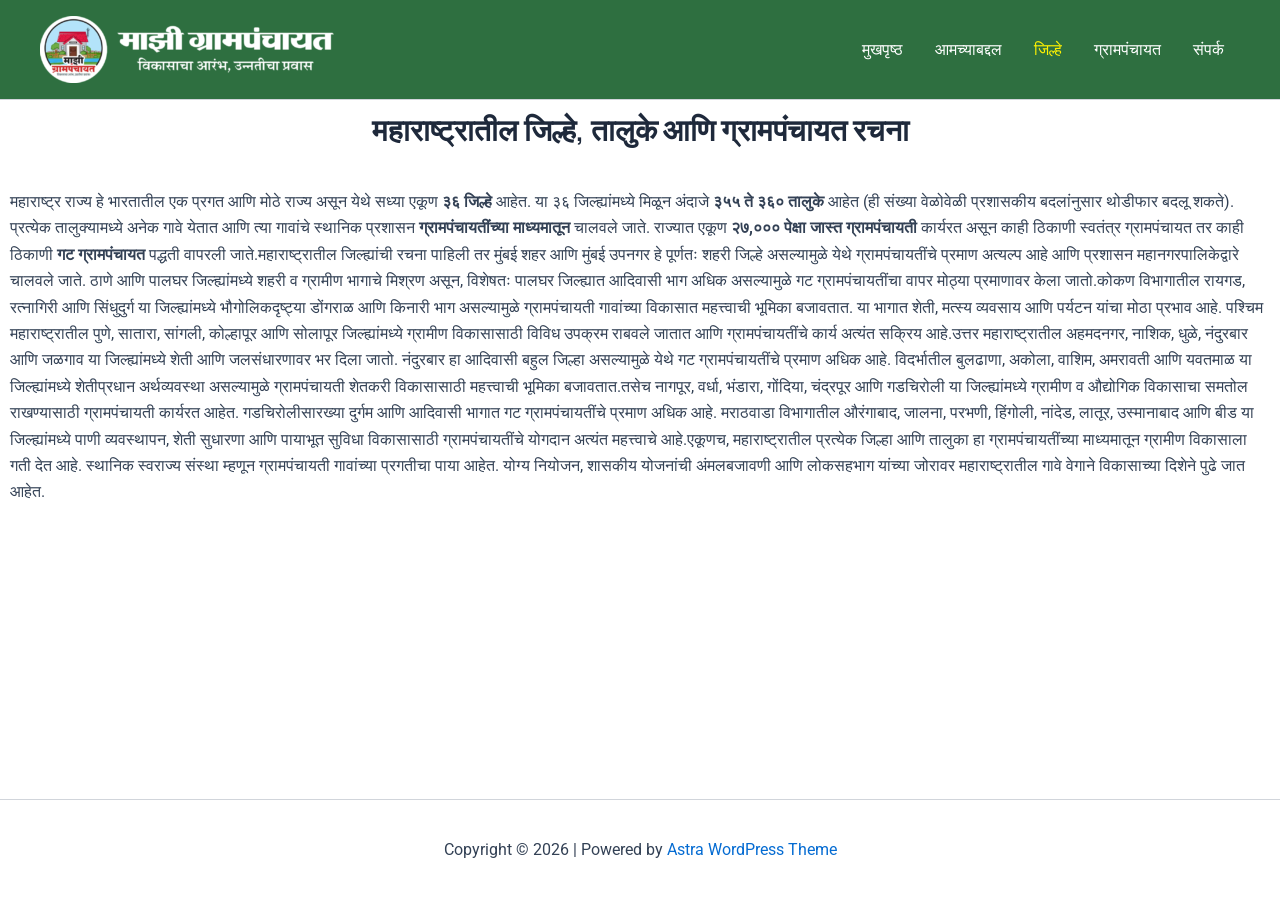
<file: index.html?p=17.html>
<!DOCTYPE html>
<html lang="en-US">
<head>
<meta charset="UTF-8">
<meta name="viewport" content="width=device-width, initial-scale=1">
	<link rel="profile" href="https://gmpg.org/xfn/11"> 
	<title>जिल्हे</title>
<meta name='robots' content='max-image-preview:large' />
<link rel="alternate" type="application/rss+xml" title=" &raquo; Feed" href="feed/index.html" />
<link rel="alternate" type="application/rss+xml" title=" &raquo; Comments Feed" href="comments/feed/index.html" />
<link rel="alternate" title="oEmbed (JSON)" type="application/json+oembed" href="wp-json/oembed/1.0/embed%3Furl=https:%252F%252Fsienna-rhinoceros-530104.hostingersite.com%252Fdistrict%252F" />
<link rel="alternate" title="oEmbed (XML)" type="text/xml+oembed" href="wp-json/oembed/1.0/embed%3Furl=https:%252F%252Fsienna-rhinoceros-530104.hostingersite.com%252Fdistrict%252F&amp;format=xml" />
<style id='wp-img-auto-sizes-contain-inline-css'>
img:is([sizes=auto i],[sizes^="auto," i]){contain-intrinsic-size:3000px 1500px}
/*# sourceURL=wp-img-auto-sizes-contain-inline-css */
</style>

<link rel='stylesheet' id='astra-theme-css-css' href='wp-content/themes/astra/assets/css/minified/main.min.css%3Fver=4.12.6.css' media='all' />
<style id='astra-theme-css-inline-css'>
:root{--ast-post-nav-space:0;--ast-container-default-xlg-padding:2.5em;--ast-container-default-lg-padding:2.5em;--ast-container-default-slg-padding:2em;--ast-container-default-md-padding:2.5em;--ast-container-default-sm-padding:2.5em;--ast-container-default-xs-padding:2.4em;--ast-container-default-xxs-padding:1.8em;--ast-code-block-background:#ECEFF3;--ast-comment-inputs-background:#F9FAFB;--ast-normal-container-width:1200px;--ast-narrow-container-width:750px;--ast-blog-title-font-weight:600;--ast-blog-meta-weight:600;--ast-global-color-primary:var(--ast-global-color-4);--ast-global-color-secondary:var(--ast-global-color-5);--ast-global-color-alternate-background:var(--ast-global-color-6);--ast-global-color-subtle-background:var(--ast-global-color-7);--ast-bg-style-guide:var( --ast-global-color-secondary,--ast-global-color-5 );--ast-shadow-style-guide:0px 0px 4px 0 #00000057;--ast-global-dark-bg-style:#fff;--ast-global-dark-lfs:#fbfbfb;--ast-widget-bg-color:#fafafa;--ast-wc-container-head-bg-color:#fbfbfb;--ast-title-layout-bg:#eeeeee;--ast-search-border-color:#e7e7e7;--ast-lifter-hover-bg:#e6e6e6;--ast-gallery-block-color:#000;--srfm-color-input-label:var(--ast-global-color-2);}html{font-size:100%;}a{color:var(--ast-global-color-0);}a:hover,a:focus{color:var(--ast-global-color-1);}body,button,input,select,textarea,.ast-button,.ast-custom-button{font-family:-apple-system,BlinkMacSystemFont,Segoe UI,Roboto,Oxygen-Sans,Ubuntu,Cantarell,Helvetica Neue,sans-serif;font-weight:400;font-size:16px;font-size:1rem;line-height:var(--ast-body-line-height,1.65);}blockquote{color:var(--ast-global-color-3);}h1,h2,h3,h4,h5,h6,.entry-content :where(h1,h2,h3,h4,h5,h6),.site-title,.site-title a{font-weight:600;}.ast-site-identity .site-title a{color:var(--ast-global-color-2);}.site-title{font-size:26px;font-size:1.625rem;display:block;}header .custom-logo-link img{max-width:294px;width:294px;}.astra-logo-svg{width:294px;}.site-header .site-description{font-size:15px;font-size:0.9375rem;display:none;}.entry-title{font-size:20px;font-size:1.25rem;}.ast-blog-single-element.ast-taxonomy-container a{font-size:14px;font-size:0.875rem;}.ast-blog-meta-container{font-size:13px;font-size:0.8125rem;}.archive .ast-article-post .ast-article-inner,.blog .ast-article-post .ast-article-inner,.archive .ast-article-post .ast-article-inner:hover,.blog .ast-article-post .ast-article-inner:hover{border-top-left-radius:6px;border-top-right-radius:6px;border-bottom-right-radius:6px;border-bottom-left-radius:6px;overflow:hidden;}h1,.entry-content :where(h1){font-size:36px;font-size:2.25rem;font-weight:600;line-height:1.4em;}h2,.entry-content :where(h2){font-size:30px;font-size:1.875rem;font-weight:600;line-height:1.3em;}h3,.entry-content :where(h3){font-size:24px;font-size:1.5rem;font-weight:600;line-height:1.3em;}h4,.entry-content :where(h4){font-size:20px;font-size:1.25rem;line-height:1.2em;font-weight:600;}h5,.entry-content :where(h5){font-size:18px;font-size:1.125rem;line-height:1.2em;font-weight:600;}h6,.entry-content :where(h6){font-size:16px;font-size:1rem;line-height:1.25em;font-weight:600;}::selection{background-color:var(--ast-global-color-0);color:#ffffff;}body,h1,h2,h3,h4,h5,h6,.entry-title a,.entry-content :where(h1,h2,h3,h4,h5,h6){color:var(--ast-global-color-3);}.tagcloud a:hover,.tagcloud a:focus,.tagcloud a.current-item{color:#ffffff;border-color:var(--ast-global-color-0);background-color:var(--ast-global-color-0);}input:focus,input[type="text"]:focus,input[type="email"]:focus,input[type="url"]:focus,input[type="password"]:focus,input[type="reset"]:focus,input[type="search"]:focus,textarea:focus{border-color:var(--ast-global-color-0);}input[type="radio"]:checked,input[type=reset],input[type="checkbox"]:checked,input[type="checkbox"]:hover:checked,input[type="checkbox"]:focus:checked,input[type=range]::-webkit-slider-thumb{border-color:var(--ast-global-color-0);background-color:var(--ast-global-color-0);box-shadow:none;}.site-footer a:hover + .post-count,.site-footer a:focus + .post-count{background:var(--ast-global-color-0);border-color:var(--ast-global-color-0);}.single .nav-links .nav-previous,.single .nav-links .nav-next{color:var(--ast-global-color-0);}.entry-meta,.entry-meta *{line-height:1.45;color:var(--ast-global-color-0);}.entry-meta a:not(.ast-button):hover,.entry-meta a:not(.ast-button):hover *,.entry-meta a:not(.ast-button):focus,.entry-meta a:not(.ast-button):focus *,.page-links > .page-link,.page-links .page-link:hover,.post-navigation a:hover{color:var(--ast-global-color-1);}#cat option,.secondary .calendar_wrap thead a,.secondary .calendar_wrap thead a:visited{color:var(--ast-global-color-0);}.secondary .calendar_wrap #today,.ast-progress-val span{background:var(--ast-global-color-0);}.secondary a:hover + .post-count,.secondary a:focus + .post-count{background:var(--ast-global-color-0);border-color:var(--ast-global-color-0);}.calendar_wrap #today > a{color:#ffffff;}.page-links .page-link,.single .post-navigation a{color:var(--ast-global-color-3);}.ast-search-menu-icon .search-form button.search-submit{padding:0 4px;}.ast-search-menu-icon form.search-form{padding-right:0;}.ast-header-search .ast-search-menu-icon.ast-dropdown-active .search-form,.ast-header-search .ast-search-menu-icon.ast-dropdown-active .search-field:focus{transition:all 0.2s;}.search-form input.search-field:focus{outline:none;}.ast-mobile-header-content .ast-builder-layout-element:not(.ast-builder-menu):not(.ast-header-divider-element),.ast-mobile-popup-content .ast-builder-layout-element:not(.ast-builder-menu):not(.ast-header-divider-element){padding:15px 20px;}.ast-search-menu-icon .search-form button.search-submit:focus,.ast-theme-transparent-header .ast-header-search .ast-dropdown-active .ast-icon,.ast-theme-transparent-header .ast-inline-search .search-field:focus .ast-icon{color:var(--ast-global-color-1);}.ast-desktop .ast-header-search .slide-search .search-form{border:2px solid var(--ast-global-color-0);}.ast-header-search .slide-search .search-field{background-color:(--ast-global-dark-bg-style);}.ast-archive-title{color:var(--ast-global-color-2);}.widget-title{font-size:22px;font-size:1.375rem;color:var(--ast-global-color-2);}.single .ast-author-details .author-title{color:var(--ast-global-color-1);}.ast-single-post .entry-content a,.ast-comment-content a:not(.ast-comment-edit-reply-wrap a){text-decoration:underline;}.ast-single-post .elementor-widget-button .elementor-button,.ast-single-post .entry-content .uagb-tab a,.ast-single-post .entry-content .uagb-ifb-cta a,.ast-single-post .entry-content .uabb-module-content a,.ast-single-post .entry-content .uagb-post-grid a,.ast-single-post .entry-content .uagb-timeline a,.ast-single-post .entry-content .uagb-toc__wrap a,.ast-single-post .entry-content .uagb-taxomony-box a,.entry-content .wp-block-latest-posts > li > a,.ast-single-post .entry-content .wp-block-file__button,a.ast-post-filter-single,.ast-single-post .ast-comment-content .comment-reply-link,.ast-single-post .ast-comment-content .comment-edit-link{text-decoration:none;}.ast-search-menu-icon.slide-search a:focus-visible:focus-visible,.astra-search-icon:focus-visible,#close:focus-visible,a:focus-visible,.ast-menu-toggle:focus-visible,.site .skip-link:focus-visible,.wp-block-loginout input:focus-visible,.wp-block-search.wp-block-search__button-inside .wp-block-search__inside-wrapper,.ast-header-navigation-arrow:focus-visible,.ast-orders-table__row .ast-orders-table__cell:focus-visible,a#ast-apply-coupon:focus-visible,#ast-apply-coupon:focus-visible,#close:focus-visible,.button.search-submit:focus-visible,#search_submit:focus,.normal-search:focus-visible,.ast-header-account-wrap:focus-visible,.astra-cart-drawer-close:focus,.ast-single-variation:focus,.ast-button:focus,.ast-builder-button-wrap:has(.ast-custom-button-link:focus),.ast-builder-button-wrap .ast-custom-button-link:focus{outline-style:dotted;outline-color:inherit;outline-width:thin;}input:focus,input[type="text"]:focus,input[type="email"]:focus,input[type="url"]:focus,input[type="password"]:focus,input[type="reset"]:focus,input[type="search"]:focus,input[type="number"]:focus,textarea:focus,.wp-block-search__input:focus,[data-section="section-header-mobile-trigger"] .ast-button-wrap .ast-mobile-menu-trigger-minimal:focus,.ast-mobile-popup-drawer.active .menu-toggle-close:focus,#ast-scroll-top:focus,#coupon_code:focus,#ast-coupon-code:focus{border-style:dotted;border-color:inherit;border-width:thin;}input{outline:none;}.ast-logo-title-inline .site-logo-img{padding-right:1em;}.site-logo-img img{ transition:all 0.2s linear;}body .ast-oembed-container *{position:absolute;top:0;width:100%;height:100%;left:0;}body .wp-block-embed-pocket-casts .ast-oembed-container *{position:unset;}.ast-single-post-featured-section + article {margin-top: 2em;}.site-content .ast-single-post-featured-section img {width: 100%;overflow: hidden;object-fit: cover;}.ast-separate-container .site-content .ast-single-post-featured-section + article {margin-top: -80px;z-index: 9;position: relative;border-radius: 4px;}@media (min-width: 922px) {.ast-no-sidebar .site-content .ast-article-image-container--wide {margin-left: -120px;margin-right: -120px;max-width: unset;width: unset;}.ast-left-sidebar .site-content .ast-article-image-container--wide,.ast-right-sidebar .site-content .ast-article-image-container--wide {margin-left: -10px;margin-right: -10px;}.site-content .ast-article-image-container--full {margin-left: calc( -50vw + 50%);margin-right: calc( -50vw + 50%);max-width: 100vw;width: 100vw;}.ast-left-sidebar .site-content .ast-article-image-container--full,.ast-right-sidebar .site-content .ast-article-image-container--full {margin-left: -10px;margin-right: -10px;max-width: inherit;width: auto;}}.site > .ast-single-related-posts-container {margin-top: 0;}@media (min-width: 922px) {.ast-desktop .ast-container--narrow {max-width: var(--ast-narrow-container-width);margin: 0 auto;}}.ast-page-builder-template .hentry {margin: 0;}.ast-page-builder-template .site-content > .ast-container {max-width: 100%;padding: 0;}.ast-page-builder-template .site .site-content #primary {padding: 0;margin: 0;}.ast-page-builder-template .no-results {text-align: center;margin: 4em auto;}.ast-page-builder-template .ast-pagination {padding: 2em;}.ast-page-builder-template .entry-header.ast-no-title.ast-no-thumbnail {margin-top: 0;}.ast-page-builder-template .entry-header.ast-header-without-markup {margin-top: 0;margin-bottom: 0;}.ast-page-builder-template .entry-header.ast-no-title.ast-no-meta {margin-bottom: 0;}.ast-page-builder-template.single .post-navigation {padding-bottom: 2em;}.ast-page-builder-template.single-post .site-content > .ast-container {max-width: 100%;}.ast-page-builder-template .entry-header {margin-top: 2em;margin-left: auto;margin-right: auto;}.ast-page-builder-template .ast-archive-description {margin: 2em auto 0;padding-left: 20px;padding-right: 20px;}.ast-page-builder-template .ast-row {margin-left: 0;margin-right: 0;}.single.ast-page-builder-template .entry-header + .entry-content,.single.ast-page-builder-template .ast-single-entry-banner + .site-content article .entry-content {margin-bottom: 2em;}@media(min-width: 921px) {.ast-page-builder-template.archive.ast-right-sidebar .ast-row article,.ast-page-builder-template.archive.ast-left-sidebar .ast-row article {padding-left: 0;padding-right: 0;}}input[type="text"],input[type="number"],input[type="email"],input[type="url"],input[type="password"],input[type="search"],input[type=reset],input[type=tel],input[type=date],select,textarea{font-size:16px;font-style:normal;font-weight:400;line-height:24px;width:100%;padding:12px 16px;border-radius:4px;box-shadow:0px 1px 2px 0px rgba(0,0,0,0.05);color:var(--ast-form-input-text,#475569);}input[type="text"],input[type="number"],input[type="email"],input[type="url"],input[type="password"],input[type="search"],input[type=reset],input[type=tel],input[type=date],select{height:40px;}input[type="date"]{border-width:1px;border-style:solid;border-color:var(--ast-border-color);background:var( --ast-global-color-secondary,--ast-global-color-5 );}input[type="text"]:focus,input[type="number"]:focus,input[type="email"]:focus,input[type="url"]:focus,input[type="password"]:focus,input[type="search"]:focus,input[type=reset]:focus,input[type="tel"]:focus,input[type="date"]:focus,select:focus,textarea:focus{border-color:#046BD2;box-shadow:none;outline:none;color:var(--ast-form-input-focus-text,#475569);}label,legend{color:var(--ast-global-color-2,#111827 );font-size:14px;font-style:normal;font-weight:500;line-height:20px;}select{padding:6px 10px;}fieldset{padding:30px;border-radius:4px;}button,.ast-button,.button,input[type="button"],input[type="reset"],input[type="submit"],a:where(.wp-block-button__link){border-radius:4px;box-shadow:0px 1px 2px 0px rgba(0,0,0,0.05);}:root{--ast-comment-inputs-background:#FFF;}::placeholder{color:var(--ast-form-field-color,#9CA3AF);}::-ms-input-placeholder{color:var(--ast-form-field-color,#9CA3AF);}@media (max-width:921.9px){#ast-desktop-header{display:none;}}@media (min-width:922px){#ast-mobile-header{display:none;}}.wp-block-buttons.aligncenter{justify-content:center;}@media (max-width:921px){.ast-theme-transparent-header #primary,.ast-theme-transparent-header #secondary{padding:0;}}@media (max-width:921px){.ast-plain-container.ast-no-sidebar #primary{padding:0;}}.ast-plain-container.ast-no-sidebar #primary{margin-top:0;margin-bottom:0;}.wp-block-button.is-style-outline .wp-block-button__link{border-color:var(--ast-global-color-0);}div.wp-block-button.is-style-outline > .wp-block-button__link:not(.has-text-color),div.wp-block-button.wp-block-button__link.is-style-outline:not(.has-text-color){color:var(--ast-global-color-0);}.wp-block-button.is-style-outline .wp-block-button__link:hover,.wp-block-buttons .wp-block-button.is-style-outline .wp-block-button__link:focus,.wp-block-buttons .wp-block-button.is-style-outline > .wp-block-button__link:not(.has-text-color):hover,.wp-block-buttons .wp-block-button.wp-block-button__link.is-style-outline:not(.has-text-color):hover{color:#ffffff;background-color:var(--ast-global-color-1);border-color:var(--ast-global-color-1);}.post-page-numbers.current .page-link,.ast-pagination .page-numbers.current{color:#ffffff;border-color:var(--ast-global-color-0);background-color:var(--ast-global-color-0);}.wp-block-buttons .wp-block-button.is-style-outline .wp-block-button__link.wp-element-button,.ast-outline-button,.wp-block-uagb-buttons-child .uagb-buttons-repeater.ast-outline-button{border-color:var(--ast-global-color-0);border-top-width:2px;border-right-width:2px;border-bottom-width:2px;border-left-width:2px;font-family:inherit;font-weight:500;font-size:16px;font-size:1rem;line-height:1em;padding-top:13px;padding-right:30px;padding-bottom:13px;padding-left:30px;}.wp-block-buttons .wp-block-button.is-style-outline > .wp-block-button__link:not(.has-text-color),.wp-block-buttons .wp-block-button.wp-block-button__link.is-style-outline:not(.has-text-color),.ast-outline-button{color:var(--ast-global-color-0);}.wp-block-button.is-style-outline .wp-block-button__link:hover,.wp-block-buttons .wp-block-button.is-style-outline .wp-block-button__link:focus,.wp-block-buttons .wp-block-button.is-style-outline > .wp-block-button__link:not(.has-text-color):hover,.wp-block-buttons .wp-block-button.wp-block-button__link.is-style-outline:not(.has-text-color):hover,.ast-outline-button:hover,.ast-outline-button:focus,.wp-block-uagb-buttons-child .uagb-buttons-repeater.ast-outline-button:hover,.wp-block-uagb-buttons-child .uagb-buttons-repeater.ast-outline-button:focus{color:#ffffff;background-color:var(--ast-global-color-1);border-color:var(--ast-global-color-1);}.ast-single-post .entry-content a.ast-outline-button,.ast-single-post .entry-content .is-style-outline>.wp-block-button__link{text-decoration:none;}.wp-block-button .wp-block-button__link.wp-element-button.is-style-outline:not(.has-background),.wp-block-button.is-style-outline>.wp-block-button__link.wp-element-button:not(.has-background),.ast-outline-button{background-color:transparent;}.uagb-buttons-repeater.ast-outline-button{border-radius:9999px;}@media (max-width:921px){.wp-block-buttons .wp-block-button.is-style-outline .wp-block-button__link.wp-element-button,.ast-outline-button,.wp-block-uagb-buttons-child .uagb-buttons-repeater.ast-outline-button{padding-top:12px;padding-right:28px;padding-bottom:12px;padding-left:28px;}}@media (max-width:544px){.wp-block-buttons .wp-block-button.is-style-outline .wp-block-button__link.wp-element-button,.ast-outline-button,.wp-block-uagb-buttons-child .uagb-buttons-repeater.ast-outline-button{padding-top:10px;padding-right:24px;padding-bottom:10px;padding-left:24px;}}.entry-content[data-ast-blocks-layout] > figure{margin-bottom:1em;}h1.widget-title{font-weight:600;}h2.widget-title{font-weight:600;}h3.widget-title{font-weight:600;}.elementor-widget-container .elementor-loop-container .e-loop-item[data-elementor-type="loop-item"]{width:100%;} .content-area .elementor-widget-theme-post-content h1,.content-area .elementor-widget-theme-post-content h2,.content-area .elementor-widget-theme-post-content h3,.content-area .elementor-widget-theme-post-content h4,.content-area .elementor-widget-theme-post-content h5,.content-area .elementor-widget-theme-post-content h6{margin-top:1.5em;margin-bottom:calc(0.3em + 10px);}#page{display:flex;flex-direction:column;min-height:100vh;}.ast-404-layout-1 h1.page-title{color:var(--ast-global-color-2);}.single .post-navigation a{line-height:1em;height:inherit;}.error-404 .page-sub-title{font-size:1.5rem;font-weight:inherit;}.search .site-content .content-area .search-form{margin-bottom:0;}#page .site-content{flex-grow:1;}.widget{margin-bottom:1.25em;}#secondary li{line-height:1.5em;}#secondary .wp-block-group h2{margin-bottom:0.7em;}#secondary h2{font-size:1.7rem;}.ast-separate-container .ast-article-post,.ast-separate-container .ast-article-single,.ast-separate-container .comment-respond{padding:3em;}.ast-separate-container .ast-article-single .ast-article-single{padding:0;}.ast-article-single .wp-block-post-template-is-layout-grid{padding-left:0;}.ast-separate-container .comments-title,.ast-narrow-container .comments-title{padding:1.5em 2em;}.ast-page-builder-template .comment-form-textarea,.ast-comment-formwrap .ast-grid-common-col{padding:0;}.ast-comment-formwrap{padding:0;display:inline-flex;column-gap:20px;width:100%;margin-left:0;margin-right:0;}.comments-area textarea#comment:focus,.comments-area textarea#comment:active,.comments-area .ast-comment-formwrap input[type="text"]:focus,.comments-area .ast-comment-formwrap input[type="text"]:active {box-shadow:none;outline:none;}.archive.ast-page-builder-template .entry-header{margin-top:2em;}.ast-page-builder-template .ast-comment-formwrap{width:100%;}.entry-title{margin-bottom:0.6em;}.ast-archive-description p{font-size:inherit;font-weight:inherit;line-height:inherit;}.ast-separate-container .ast-comment-list li.depth-1,.hentry{margin-bottom:1.5em;}.site-content section.ast-archive-description{margin-bottom:2em;}@media (min-width:921px){.ast-left-sidebar.ast-page-builder-template #secondary,.archive.ast-right-sidebar.ast-page-builder-template .site-main{padding-left:20px;padding-right:20px;}}@media (max-width:544px){.ast-comment-formwrap.ast-row{column-gap:10px;display:inline-block;}#ast-commentform .ast-grid-common-col{position:relative;width:100%;}}@media (min-width:1201px){.ast-separate-container .ast-article-post,.ast-separate-container .ast-article-single,.ast-separate-container .ast-author-box,.ast-separate-container .ast-404-layout-1,.ast-separate-container .no-results{padding:3em;}} .content-area .elementor-widget-theme-post-content h1,.content-area .elementor-widget-theme-post-content h2,.content-area .elementor-widget-theme-post-content h3,.content-area .elementor-widget-theme-post-content h4,.content-area .elementor-widget-theme-post-content h5,.content-area .elementor-widget-theme-post-content h6{margin-top:1.5em;margin-bottom:calc(0.3em + 10px);}.elementor-loop-container .e-loop-item,.elementor-loop-container .ast-separate-container .ast-article-post,.elementor-loop-container .ast-separate-container .ast-article-single,.elementor-loop-container .ast-separate-container .comment-respond{padding:0px;}@media (max-width:921px){.ast-left-sidebar #content > .ast-container{display:flex;flex-direction:column-reverse;width:100%;}}@media (min-width:922px){.ast-separate-container.ast-right-sidebar #primary,.ast-separate-container.ast-left-sidebar #primary{border:0;}.search-no-results.ast-separate-container #primary{margin-bottom:4em;}}.wp-block-button .wp-block-button__link{color:#ffffff;}.wp-block-button .wp-block-button__link:hover,.wp-block-button .wp-block-button__link:focus{color:#ffffff;background-color:var(--ast-global-color-1);border-color:var(--ast-global-color-1);}.elementor-widget-heading h1.elementor-heading-title{line-height:1.4em;}.elementor-widget-heading h2.elementor-heading-title{line-height:1.3em;}.elementor-widget-heading h3.elementor-heading-title{line-height:1.3em;}.elementor-widget-heading h4.elementor-heading-title{line-height:1.2em;}.elementor-widget-heading h5.elementor-heading-title{line-height:1.2em;}.elementor-widget-heading h6.elementor-heading-title{line-height:1.25em;}.wp-block-button .wp-block-button__link,.wp-block-search .wp-block-search__button,body .wp-block-file .wp-block-file__button{border-color:var(--ast-global-color-0);background-color:var(--ast-global-color-0);color:#ffffff;font-family:inherit;font-weight:500;line-height:1em;font-size:16px;font-size:1rem;padding-top:15px;padding-right:30px;padding-bottom:15px;padding-left:30px;}.ast-single-post .entry-content .wp-block-button .wp-block-button__link,.ast-single-post .entry-content .wp-block-search .wp-block-search__button,body .entry-content .wp-block-file .wp-block-file__button{text-decoration:none;}@media (max-width:921px){.wp-block-button .wp-block-button__link,.wp-block-search .wp-block-search__button,body .wp-block-file .wp-block-file__button{padding-top:14px;padding-right:28px;padding-bottom:14px;padding-left:28px;}}@media (max-width:544px){.wp-block-button .wp-block-button__link,.wp-block-search .wp-block-search__button,body .wp-block-file .wp-block-file__button{padding-top:12px;padding-right:24px;padding-bottom:12px;padding-left:24px;}}.menu-toggle,button,.ast-button,.ast-custom-button,.button,input#submit,input[type="button"],input[type="submit"],input[type="reset"],#comments .submit,.search .search-submit,form[CLASS*="wp-block-search__"].wp-block-search .wp-block-search__inside-wrapper .wp-block-search__button,body .wp-block-file .wp-block-file__button,.search .search-submit{border-style:solid;border-top-width:0;border-right-width:0;border-left-width:0;border-bottom-width:0;color:#ffffff;border-color:var(--ast-global-color-0);background-color:var(--ast-global-color-0);padding-top:15px;padding-right:30px;padding-bottom:15px;padding-left:30px;font-family:inherit;font-weight:500;font-size:16px;font-size:1rem;line-height:1em;}button:focus,.menu-toggle:hover,button:hover,.ast-button:hover,.ast-custom-button:hover .button:hover,.ast-custom-button:hover ,input[type=reset]:hover,input[type=reset]:focus,input#submit:hover,input#submit:focus,input[type="button"]:hover,input[type="button"]:focus,input[type="submit"]:hover,input[type="submit"]:focus,form[CLASS*="wp-block-search__"].wp-block-search .wp-block-search__inside-wrapper .wp-block-search__button:hover,form[CLASS*="wp-block-search__"].wp-block-search .wp-block-search__inside-wrapper .wp-block-search__button:focus,body .wp-block-file .wp-block-file__button:hover,body .wp-block-file .wp-block-file__button:focus{color:#ffffff;background-color:var(--ast-global-color-1);border-color:var(--ast-global-color-1);}form[CLASS*="wp-block-search__"].wp-block-search .wp-block-search__inside-wrapper .wp-block-search__button.has-icon{padding-top:calc(15px - 3px);padding-right:calc(30px - 3px);padding-bottom:calc(15px - 3px);padding-left:calc(30px - 3px);}@media (max-width:921px){.menu-toggle,button,.ast-button,.ast-custom-button,.button,input#submit,input[type="button"],input[type="submit"],input[type="reset"],#comments .submit,.search .search-submit,form[CLASS*="wp-block-search__"].wp-block-search .wp-block-search__inside-wrapper .wp-block-search__button,body .wp-block-file .wp-block-file__button,.search .search-submit{padding-top:14px;padding-right:28px;padding-bottom:14px;padding-left:28px;}}@media (max-width:544px){.menu-toggle,button,.ast-button,.ast-custom-button,.button,input#submit,input[type="button"],input[type="submit"],input[type="reset"],#comments .submit,.search .search-submit,form[CLASS*="wp-block-search__"].wp-block-search .wp-block-search__inside-wrapper .wp-block-search__button,body .wp-block-file .wp-block-file__button,.search .search-submit{padding-top:12px;padding-right:24px;padding-bottom:12px;padding-left:24px;}}@media (max-width:921px){.ast-mobile-header-stack .main-header-bar .ast-search-menu-icon{display:inline-block;}.ast-header-break-point.ast-header-custom-item-outside .ast-mobile-header-stack .main-header-bar .ast-search-icon{margin:0;}.ast-comment-avatar-wrap img{max-width:2.5em;}.ast-comment-meta{padding:0 1.8888em 1.3333em;}}@media (min-width:544px){.ast-container{max-width:100%;}}@media (max-width:544px){.ast-separate-container .ast-article-post,.ast-separate-container .ast-article-single,.ast-separate-container .comments-title,.ast-separate-container .ast-archive-description{padding:1.5em 1em;}.ast-separate-container #content .ast-container{padding-left:0.54em;padding-right:0.54em;}.ast-separate-container .ast-comment-list .bypostauthor{padding:.5em;}.ast-search-menu-icon.ast-dropdown-active .search-field{width:170px;}} #ast-mobile-header .ast-site-header-cart-li a{pointer-events:none;}.ast-separate-container{background-color:var(--ast-global-color-5);}@media (max-width:921px){.site-title{display:block;}.site-header .site-description{display:none;}h1,.entry-content :where(h1){font-size:30px;font-size:1.875rem;}h2,.entry-content :where(h2){font-size:25px;font-size:1.5625rem;}h3,.entry-content :where(h3){font-size:20px;font-size:1.25rem;}}@media (max-width:544px){.site-title{display:block;}.site-header .site-description{display:none;}h1,.entry-content :where(h1){font-size:30px;font-size:1.875rem;}h2,.entry-content :where(h2){font-size:25px;font-size:1.5625rem;}h3,.entry-content :where(h3){font-size:20px;font-size:1.25rem;}}@media (max-width:921px){html{font-size:91.2%;}}@media (max-width:544px){html{font-size:91.2%;}}@media (min-width:922px){.ast-container{max-width:1240px;}}@media (min-width:922px){.site-content .ast-container{display:flex;}}@media (max-width:921px){.site-content .ast-container{flex-direction:column;}}.entry-content :where(h1,h2,h3,h4,h5,h6){clear:none;}@media (min-width:922px){.main-header-menu .sub-menu .menu-item.ast-left-align-sub-menu:hover > .sub-menu,.main-header-menu .sub-menu .menu-item.ast-left-align-sub-menu.focus > .sub-menu{margin-left:-0px;}}.entry-content li > p{margin-bottom:0;}.site .comments-area{padding-bottom:2em;margin-top:2em;}.wp-block-file {display: flex;align-items: center;flex-wrap: wrap;justify-content: space-between;}.wp-block-pullquote {border: none;}.wp-block-pullquote blockquote::before {content: "\201D";font-family: "Helvetica",sans-serif;display: flex;transform: rotate( 180deg );font-size: 6rem;font-style: normal;line-height: 1;font-weight: bold;align-items: center;justify-content: center;}.has-text-align-right > blockquote::before {justify-content: flex-start;}.has-text-align-left > blockquote::before {justify-content: flex-end;}figure.wp-block-pullquote.is-style-solid-color blockquote {max-width: 100%;text-align: inherit;}:root {--wp--custom--ast-default-block-top-padding: 3em;--wp--custom--ast-default-block-right-padding: 3em;--wp--custom--ast-default-block-bottom-padding: 3em;--wp--custom--ast-default-block-left-padding: 3em;--wp--custom--ast-container-width: 1200px;--wp--custom--ast-content-width-size: 1200px;--wp--custom--ast-wide-width-size: calc(1200px + var(--wp--custom--ast-default-block-left-padding) + var(--wp--custom--ast-default-block-right-padding));}.ast-narrow-container {--wp--custom--ast-content-width-size: 750px;--wp--custom--ast-wide-width-size: 750px;}@media(max-width: 921px) {:root {--wp--custom--ast-default-block-top-padding: 3em;--wp--custom--ast-default-block-right-padding: 2em;--wp--custom--ast-default-block-bottom-padding: 3em;--wp--custom--ast-default-block-left-padding: 2em;}}@media(max-width: 544px) {:root {--wp--custom--ast-default-block-top-padding: 3em;--wp--custom--ast-default-block-right-padding: 1.5em;--wp--custom--ast-default-block-bottom-padding: 3em;--wp--custom--ast-default-block-left-padding: 1.5em;}}.entry-content > .wp-block-group,.entry-content > .wp-block-cover,.entry-content > .wp-block-columns {padding-top: var(--wp--custom--ast-default-block-top-padding);padding-right: var(--wp--custom--ast-default-block-right-padding);padding-bottom: var(--wp--custom--ast-default-block-bottom-padding);padding-left: var(--wp--custom--ast-default-block-left-padding);}.ast-plain-container.ast-no-sidebar .entry-content > .alignfull,.ast-page-builder-template .ast-no-sidebar .entry-content > .alignfull {margin-left: calc( -50vw + 50%);margin-right: calc( -50vw + 50%);max-width: 100vw;width: 100vw;}.ast-plain-container.ast-no-sidebar .entry-content .alignfull .alignfull,.ast-page-builder-template.ast-no-sidebar .entry-content .alignfull .alignfull,.ast-plain-container.ast-no-sidebar .entry-content .alignfull .alignwide,.ast-page-builder-template.ast-no-sidebar .entry-content .alignfull .alignwide,.ast-plain-container.ast-no-sidebar .entry-content .alignwide .alignfull,.ast-page-builder-template.ast-no-sidebar .entry-content .alignwide .alignfull,.ast-plain-container.ast-no-sidebar .entry-content .alignwide .alignwide,.ast-page-builder-template.ast-no-sidebar .entry-content .alignwide .alignwide,.ast-plain-container.ast-no-sidebar .entry-content .wp-block-column .alignfull,.ast-page-builder-template.ast-no-sidebar .entry-content .wp-block-column .alignfull,.ast-plain-container.ast-no-sidebar .entry-content .wp-block-column .alignwide,.ast-page-builder-template.ast-no-sidebar .entry-content .wp-block-column .alignwide {margin-left: auto;margin-right: auto;width: 100%;}[data-ast-blocks-layout] .wp-block-separator:not(.is-style-dots) {height: 0;}[data-ast-blocks-layout] .wp-block-separator {margin: 20px auto;}[data-ast-blocks-layout] .wp-block-separator:not(.is-style-wide):not(.is-style-dots) {max-width: 100px;}[data-ast-blocks-layout] .wp-block-separator.has-background {padding: 0;}.entry-content[data-ast-blocks-layout] > * {max-width: var(--wp--custom--ast-content-width-size);margin-left: auto;margin-right: auto;}.entry-content[data-ast-blocks-layout] > .alignwide {max-width: var(--wp--custom--ast-wide-width-size);}.entry-content[data-ast-blocks-layout] .alignfull {max-width: none;}.entry-content .wp-block-columns {margin-bottom: 0;}blockquote {margin: 1.5em;border-color: rgba(0,0,0,0.05);}.wp-block-quote:not(.has-text-align-right):not(.has-text-align-center) {border-left: 5px solid rgba(0,0,0,0.05);}.has-text-align-right > blockquote,blockquote.has-text-align-right {border-right: 5px solid rgba(0,0,0,0.05);}.has-text-align-left > blockquote,blockquote.has-text-align-left {border-left: 5px solid rgba(0,0,0,0.05);}.wp-block-site-tagline,.wp-block-latest-posts .read-more {margin-top: 15px;}.wp-block-loginout p label {display: block;}.wp-block-loginout p:not(.login-remember):not(.login-submit) input {width: 100%;}.wp-block-loginout input:focus {border-color: transparent;}.wp-block-loginout input:focus {outline: thin dotted;}.entry-content .wp-block-media-text .wp-block-media-text__content {padding: 0 0 0 8%;}.entry-content .wp-block-media-text.has-media-on-the-right .wp-block-media-text__content {padding: 0 8% 0 0;}.entry-content .wp-block-media-text.has-background .wp-block-media-text__content {padding: 8%;}.entry-content .wp-block-cover:not([class*="background-color"]):not(.has-text-color.has-link-color) .wp-block-cover__inner-container,.entry-content .wp-block-cover:not([class*="background-color"]) .wp-block-cover-image-text,.entry-content .wp-block-cover:not([class*="background-color"]) .wp-block-cover-text,.entry-content .wp-block-cover-image:not([class*="background-color"]) .wp-block-cover__inner-container,.entry-content .wp-block-cover-image:not([class*="background-color"]) .wp-block-cover-image-text,.entry-content .wp-block-cover-image:not([class*="background-color"]) .wp-block-cover-text {color: var(--ast-global-color-primary,var(--ast-global-color-5));}.wp-block-loginout .login-remember input {width: 1.1rem;height: 1.1rem;margin: 0 5px 4px 0;vertical-align: middle;}.wp-block-latest-posts > li > *:first-child,.wp-block-latest-posts:not(.is-grid) > li:first-child {margin-top: 0;}.entry-content > .wp-block-buttons,.entry-content > .wp-block-uagb-buttons {margin-bottom: 1.5em;}.wp-block-search__inside-wrapper .wp-block-search__input {padding: 0 10px;color: var(--ast-global-color-3);background: var(--ast-global-color-primary,var(--ast-global-color-5));border-color: var(--ast-border-color);}.wp-block-latest-posts .read-more {margin-bottom: 1.5em;}.wp-block-search__no-button .wp-block-search__inside-wrapper .wp-block-search__input {padding-top: 5px;padding-bottom: 5px;}.wp-block-latest-posts .wp-block-latest-posts__post-date,.wp-block-latest-posts .wp-block-latest-posts__post-author {font-size: 1rem;}.wp-block-latest-posts > li > *,.wp-block-latest-posts:not(.is-grid) > li {margin-top: 12px;margin-bottom: 12px;}.ast-page-builder-template .entry-content[data-ast-blocks-layout] > .alignwide:where(:not(.uagb-is-root-container):not(.spectra-is-root-container)) > * {max-width: var(--wp--custom--ast-wide-width-size);}.ast-page-builder-template .entry-content[data-ast-blocks-layout] > .inherit-container-width > *,.ast-page-builder-template .entry-content[data-ast-blocks-layout] > *:not(.wp-block-group):where(:not(.uagb-is-root-container):not(.spectra-is-root-container)) > *,.entry-content[data-ast-blocks-layout] > .wp-block-cover .wp-block-cover__inner-container {max-width: none ;margin-left: auto;margin-right: auto;}.ast-page-builder-template .entry-content[data-ast-blocks-layout] > *,.ast-page-builder-template .entry-content[data-ast-blocks-layout] > .alignfull:where(:not(.wp-block-group):not(.uagb-is-root-container):not(.spectra-is-root-container)) > * {max-width: none;}.entry-content[data-ast-blocks-layout] .wp-block-cover:not(.alignleft):not(.alignright) {width: auto;}@media(max-width: 1200px) {.ast-separate-container .entry-content > .alignfull,.ast-separate-container .entry-content[data-ast-blocks-layout] > .alignwide,.ast-plain-container .entry-content[data-ast-blocks-layout] > .alignwide,.ast-plain-container .entry-content .alignfull {margin-left: calc(-1 * min(var(--ast-container-default-xlg-padding),20px)) ;margin-right: calc(-1 * min(var(--ast-container-default-xlg-padding),20px));}}@media(min-width: 1201px) {.ast-separate-container .entry-content > .alignfull {margin-left: calc(-1 * var(--ast-container-default-xlg-padding) );margin-right: calc(-1 * var(--ast-container-default-xlg-padding) );}.ast-separate-container .entry-content[data-ast-blocks-layout] > .alignwide,.ast-plain-container .entry-content[data-ast-blocks-layout] > .alignwide {margin-left: auto;margin-right: auto;}}@media(min-width: 921px) {.ast-separate-container .entry-content .wp-block-group.alignwide:not(.inherit-container-width) > :where(:not(.alignleft):not(.alignright)),.ast-plain-container .entry-content .wp-block-group.alignwide:not(.inherit-container-width) > :where(:not(.alignleft):not(.alignright)) {max-width: calc( var(--wp--custom--ast-content-width-size) + 80px );}.ast-plain-container.ast-right-sidebar .entry-content[data-ast-blocks-layout] .alignfull,.ast-plain-container.ast-left-sidebar .entry-content[data-ast-blocks-layout] .alignfull {margin-left: -60px;margin-right: -60px;}}@media(min-width: 544px) {.entry-content > .alignleft {margin-right: 20px;}.entry-content > .alignright {margin-left: 20px;}}@media (max-width:544px){.wp-block-columns .wp-block-column:not(:last-child){margin-bottom:20px;}.wp-block-latest-posts{margin:0;}}@media( max-width: 600px ) {.entry-content .wp-block-media-text .wp-block-media-text__content,.entry-content .wp-block-media-text.has-media-on-the-right .wp-block-media-text__content {padding: 8% 0 0;}.entry-content .wp-block-media-text.has-background .wp-block-media-text__content {padding: 8%;}}.ast-page-builder-template .entry-header {padding-left: 0;}.ast-narrow-container .site-content .wp-block-uagb-image--align-full .wp-block-uagb-image__figure {max-width: 100%;margin-left: auto;margin-right: auto;}.entry-content ul,.entry-content ol {padding: revert;margin: revert;padding-left: 20px;}.entry-content ul.wc-block-product-template{padding: 0;}:root .has-ast-global-color-0-color{color:var(--ast-global-color-0);}:root .has-ast-global-color-0-background-color{background-color:var(--ast-global-color-0);}:root .wp-block-button .has-ast-global-color-0-color{color:var(--ast-global-color-0);}:root .wp-block-button .has-ast-global-color-0-background-color{background-color:var(--ast-global-color-0);}:root .has-ast-global-color-1-color{color:var(--ast-global-color-1);}:root .has-ast-global-color-1-background-color{background-color:var(--ast-global-color-1);}:root .wp-block-button .has-ast-global-color-1-color{color:var(--ast-global-color-1);}:root .wp-block-button .has-ast-global-color-1-background-color{background-color:var(--ast-global-color-1);}:root .has-ast-global-color-2-color{color:var(--ast-global-color-2);}:root .has-ast-global-color-2-background-color{background-color:var(--ast-global-color-2);}:root .wp-block-button .has-ast-global-color-2-color{color:var(--ast-global-color-2);}:root .wp-block-button .has-ast-global-color-2-background-color{background-color:var(--ast-global-color-2);}:root .has-ast-global-color-3-color{color:var(--ast-global-color-3);}:root .has-ast-global-color-3-background-color{background-color:var(--ast-global-color-3);}:root .wp-block-button .has-ast-global-color-3-color{color:var(--ast-global-color-3);}:root .wp-block-button .has-ast-global-color-3-background-color{background-color:var(--ast-global-color-3);}:root .has-ast-global-color-4-color{color:var(--ast-global-color-4);}:root .has-ast-global-color-4-background-color{background-color:var(--ast-global-color-4);}:root .wp-block-button .has-ast-global-color-4-color{color:var(--ast-global-color-4);}:root .wp-block-button .has-ast-global-color-4-background-color{background-color:var(--ast-global-color-4);}:root .has-ast-global-color-5-color{color:var(--ast-global-color-5);}:root .has-ast-global-color-5-background-color{background-color:var(--ast-global-color-5);}:root .wp-block-button .has-ast-global-color-5-color{color:var(--ast-global-color-5);}:root .wp-block-button .has-ast-global-color-5-background-color{background-color:var(--ast-global-color-5);}:root .has-ast-global-color-6-color{color:var(--ast-global-color-6);}:root .has-ast-global-color-6-background-color{background-color:var(--ast-global-color-6);}:root .wp-block-button .has-ast-global-color-6-color{color:var(--ast-global-color-6);}:root .wp-block-button .has-ast-global-color-6-background-color{background-color:var(--ast-global-color-6);}:root .has-ast-global-color-7-color{color:var(--ast-global-color-7);}:root .has-ast-global-color-7-background-color{background-color:var(--ast-global-color-7);}:root .wp-block-button .has-ast-global-color-7-color{color:var(--ast-global-color-7);}:root .wp-block-button .has-ast-global-color-7-background-color{background-color:var(--ast-global-color-7);}:root .has-ast-global-color-8-color{color:var(--ast-global-color-8);}:root .has-ast-global-color-8-background-color{background-color:var(--ast-global-color-8);}:root .wp-block-button .has-ast-global-color-8-color{color:var(--ast-global-color-8);}:root .wp-block-button .has-ast-global-color-8-background-color{background-color:var(--ast-global-color-8);}:root{--ast-global-color-0:#046bd2;--ast-global-color-1:#045cb4;--ast-global-color-2:#1e293b;--ast-global-color-3:#334155;--ast-global-color-4:#FFFFFF;--ast-global-color-5:#F0F5FA;--ast-global-color-6:#111111;--ast-global-color-7:#D1D5DB;--ast-global-color-8:#111111;}:root {--ast-border-color : var(--ast-global-color-7);}.ast-single-entry-banner {-js-display: flex;display: flex;flex-direction: column;justify-content: center;text-align: center;position: relative;background: var(--ast-title-layout-bg);}.ast-single-entry-banner[data-banner-layout="layout-1"] {max-width: 1200px;background: inherit;padding: 20px 0;}.ast-single-entry-banner[data-banner-width-type="custom"] {margin: 0 auto;width: 100%;}.ast-single-entry-banner + .site-content .entry-header {margin-bottom: 0;}.site .ast-author-avatar {--ast-author-avatar-size: ;}a.ast-underline-text {text-decoration: underline;}.ast-container > .ast-terms-link {position: relative;display: block;}a.ast-button.ast-badge-tax {padding: 4px 8px;border-radius: 3px;font-size: inherit;}header.entry-header{text-align:left;}header.entry-header .entry-title{font-weight:600;font-size:32px;font-size:2rem;}header.entry-header > *:not(:last-child){margin-bottom:10px;}header.entry-header .post-thumb-img-content{text-align:center;}header.entry-header .post-thumb img,.ast-single-post-featured-section.post-thumb img{aspect-ratio:16/9;width:100%;height:100%;}@media (max-width:921px){header.entry-header{text-align:left;}}@media (max-width:544px){header.entry-header{text-align:left;}}.ast-archive-entry-banner {-js-display: flex;display: flex;flex-direction: column;justify-content: center;text-align: center;position: relative;background: var(--ast-title-layout-bg);}.ast-archive-entry-banner[data-banner-width-type="custom"] {margin: 0 auto;width: 100%;}.ast-archive-entry-banner[data-banner-layout="layout-1"] {background: inherit;padding: 20px 0;text-align: left;}body.archive .ast-archive-description{max-width:1200px;width:100%;text-align:left;padding-top:3em;padding-right:3em;padding-bottom:3em;padding-left:3em;}body.archive .ast-archive-description .ast-archive-title,body.archive .ast-archive-description .ast-archive-title *{font-weight:600;font-size:32px;font-size:2rem;}body.archive .ast-archive-description > *:not(:last-child){margin-bottom:10px;}@media (max-width:921px){body.archive .ast-archive-description{text-align:left;}}@media (max-width:544px){body.archive .ast-archive-description{text-align:left;}}.ast-breadcrumbs .trail-browse,.ast-breadcrumbs .trail-items,.ast-breadcrumbs .trail-items li{display:inline-block;margin:0;padding:0;border:none;background:inherit;text-indent:0;text-decoration:none;}.ast-breadcrumbs .trail-browse{font-size:inherit;font-style:inherit;font-weight:inherit;color:inherit;}.ast-breadcrumbs .trail-items{list-style:none;}.trail-items li::after{padding:0 0.3em;content:"\00bb";}.trail-items li:last-of-type::after{display:none;}h1,h2,h3,h4,h5,h6,.entry-content :where(h1,h2,h3,h4,h5,h6){color:var(--ast-global-color-2);}.entry-title a{color:var(--ast-global-color-2);}@media (max-width:921px){.ast-builder-grid-row-container.ast-builder-grid-row-tablet-3-firstrow .ast-builder-grid-row > *:first-child,.ast-builder-grid-row-container.ast-builder-grid-row-tablet-3-lastrow .ast-builder-grid-row > *:last-child{grid-column:1 / -1;}}@media (max-width:544px){.ast-builder-grid-row-container.ast-builder-grid-row-mobile-3-firstrow .ast-builder-grid-row > *:first-child,.ast-builder-grid-row-container.ast-builder-grid-row-mobile-3-lastrow .ast-builder-grid-row > *:last-child{grid-column:1 / -1;}}.ast-builder-layout-element[data-section="title_tagline"]{display:flex;}@media (max-width:921px){.ast-header-break-point .ast-builder-layout-element[data-section="title_tagline"]{display:flex;}}@media (max-width:544px){.ast-header-break-point .ast-builder-layout-element[data-section="title_tagline"]{display:flex;}}.ast-builder-menu-1{font-family:inherit;font-weight:inherit;}.ast-builder-menu-1 .menu-item > .menu-link{color:#ffffff;}.ast-builder-menu-1 .menu-item > .ast-menu-toggle{color:#ffffff;}.ast-builder-menu-1 .menu-item:hover > .menu-link,.ast-builder-menu-1 .inline-on-mobile .menu-item:hover > .ast-menu-toggle{color:#59ff67;}.ast-builder-menu-1 .menu-item:hover > .ast-menu-toggle{color:#59ff67;}.ast-builder-menu-1 .menu-item.current-menu-item > .menu-link,.ast-builder-menu-1 .inline-on-mobile .menu-item.current-menu-item > .ast-menu-toggle,.ast-builder-menu-1 .current-menu-ancestor > .menu-link{color:#fff200;}.ast-builder-menu-1 .menu-item.current-menu-item > .ast-menu-toggle{color:#fff200;}.ast-builder-menu-1 .sub-menu,.ast-builder-menu-1 .inline-on-mobile .sub-menu{border-top-width:2px;border-bottom-width:0px;border-right-width:0px;border-left-width:0px;border-color:var(--ast-global-color-0);border-style:solid;}.ast-builder-menu-1 .sub-menu .sub-menu{top:-2px;}.ast-builder-menu-1 .main-header-menu > .menu-item > .sub-menu,.ast-builder-menu-1 .main-header-menu > .menu-item > .astra-full-megamenu-wrapper{margin-top:0px;}.ast-desktop .ast-builder-menu-1 .main-header-menu > .menu-item > .sub-menu:before,.ast-desktop .ast-builder-menu-1 .main-header-menu > .menu-item > .astra-full-megamenu-wrapper:before{height:calc( 0px + 2px + 5px );}.ast-desktop .ast-builder-menu-1 .menu-item .sub-menu .menu-link{border-style:none;}@media (max-width:921px){.ast-header-break-point .ast-builder-menu-1 .menu-item.menu-item-has-children > .ast-menu-toggle{top:0;}.ast-builder-menu-1 .inline-on-mobile .menu-item.menu-item-has-children > .ast-menu-toggle{right:-15px;}.ast-builder-menu-1 .menu-item-has-children > .menu-link:after{content:unset;}.ast-builder-menu-1 .main-header-menu > .menu-item > .sub-menu,.ast-builder-menu-1 .main-header-menu > .menu-item > .astra-full-megamenu-wrapper{margin-top:0;}}@media (max-width:544px){.ast-header-break-point .ast-builder-menu-1 .menu-item.menu-item-has-children > .ast-menu-toggle{top:0;}.ast-builder-menu-1 .main-header-menu > .menu-item > .sub-menu,.ast-builder-menu-1 .main-header-menu > .menu-item > .astra-full-megamenu-wrapper{margin-top:0;}}.ast-builder-menu-1{display:flex;}@media (max-width:921px){.ast-header-break-point .ast-builder-menu-1{display:flex;}}@media (max-width:544px){.ast-header-break-point .ast-builder-menu-1{display:flex;}}.site-below-footer-wrap{padding-top:20px;padding-bottom:20px;}.site-below-footer-wrap[data-section="section-below-footer-builder"]{background-color:var(--ast-global-color-4 );min-height:60px;border-style:solid;border-width:0px;border-top-width:1px;border-top-color:var( --ast-global-color-subtle-background,--ast-global-color-7 );}.site-below-footer-wrap[data-section="section-below-footer-builder"] .ast-builder-grid-row{max-width:1200px;min-height:60px;margin-left:auto;margin-right:auto;}.site-below-footer-wrap[data-section="section-below-footer-builder"] .ast-builder-grid-row,.site-below-footer-wrap[data-section="section-below-footer-builder"] .site-footer-section{align-items:center;}.site-below-footer-wrap[data-section="section-below-footer-builder"].ast-footer-row-inline .site-footer-section{display:flex;margin-bottom:0;}.ast-builder-grid-row-full .ast-builder-grid-row{grid-template-columns:1fr;}@media (max-width:921px){.site-below-footer-wrap[data-section="section-below-footer-builder"].ast-footer-row-tablet-inline .site-footer-section{display:flex;margin-bottom:0;}.site-below-footer-wrap[data-section="section-below-footer-builder"].ast-footer-row-tablet-stack .site-footer-section{display:block;margin-bottom:10px;}.ast-builder-grid-row-container.ast-builder-grid-row-tablet-full .ast-builder-grid-row{grid-template-columns:1fr;}}@media (max-width:544px){.site-below-footer-wrap[data-section="section-below-footer-builder"].ast-footer-row-mobile-inline .site-footer-section{display:flex;margin-bottom:0;}.site-below-footer-wrap[data-section="section-below-footer-builder"].ast-footer-row-mobile-stack .site-footer-section{display:block;margin-bottom:10px;}.ast-builder-grid-row-container.ast-builder-grid-row-mobile-full .ast-builder-grid-row{grid-template-columns:1fr;}}.site-below-footer-wrap[data-section="section-below-footer-builder"]{display:grid;}@media (max-width:921px){.ast-header-break-point .site-below-footer-wrap[data-section="section-below-footer-builder"]{display:grid;}}@media (max-width:544px){.ast-header-break-point .site-below-footer-wrap[data-section="section-below-footer-builder"]{display:grid;}}.ast-footer-copyright{text-align:center;}.ast-footer-copyright.site-footer-focus-item {color:var(--ast-global-color-3);}@media (max-width:921px){.ast-footer-copyright{text-align:center;}}@media (max-width:544px){.ast-footer-copyright{text-align:center;}}.ast-footer-copyright.site-footer-focus-item {font-size:16px;font-size:1rem;}.ast-footer-copyright.ast-builder-layout-element{display:flex;}@media (max-width:921px){.ast-header-break-point .ast-footer-copyright.ast-builder-layout-element{display:flex;}}@media (max-width:544px){.ast-header-break-point .ast-footer-copyright.ast-builder-layout-element{display:flex;}}.footer-widget-area.widget-area.site-footer-focus-item{width:auto;}.ast-footer-row-inline .footer-widget-area.widget-area.site-footer-focus-item{width:100%;}.elementor-widget-heading .elementor-heading-title{margin:0;}.elementor-page .ast-menu-toggle{color:unset !important;background:unset !important;}.elementor-post.elementor-grid-item.hentry{margin-bottom:0;}.woocommerce div.product .elementor-element.elementor-products-grid .related.products ul.products li.product,.elementor-element .elementor-wc-products .woocommerce[class*='columns-'] ul.products li.product{width:auto;margin:0;float:none;}.elementor-toc__list-wrapper{margin:0;}body .elementor hr{background-color:#ccc;margin:0;}.ast-left-sidebar .elementor-section.elementor-section-stretched,.ast-right-sidebar .elementor-section.elementor-section-stretched{max-width:100%;left:0 !important;}.elementor-posts-container [CLASS*="ast-width-"]{width:100%;}.elementor-template-full-width .ast-container{display:block;}.elementor-screen-only,.screen-reader-text,.screen-reader-text span,.ui-helper-hidden-accessible{top:0 !important;}@media (max-width:544px){.elementor-element .elementor-wc-products .woocommerce[class*="columns-"] ul.products li.product{width:auto;margin:0;}.elementor-element .woocommerce .woocommerce-result-count{float:none;}}.ast-desktop .ast-mega-menu-enabled .ast-builder-menu-1 div:not( .astra-full-megamenu-wrapper) .sub-menu,.ast-builder-menu-1 .inline-on-mobile .sub-menu,.ast-desktop .ast-builder-menu-1 .astra-full-megamenu-wrapper,.ast-desktop .ast-builder-menu-1 .menu-item .sub-menu{box-shadow:0px 4px 10px -2px rgba(0,0,0,0.1);}.ast-desktop .ast-mobile-popup-drawer.active .ast-mobile-popup-inner{max-width:35%;}@media (max-width:921px){.ast-mobile-popup-drawer.active .ast-mobile-popup-inner{max-width:90%;}}@media (max-width:544px){.ast-mobile-popup-drawer.active .ast-mobile-popup-inner{max-width:90%;}}.ast-header-break-point .main-header-bar{border-bottom-width:1px;}@media (min-width:922px){.main-header-bar{border-bottom-width:1px;}}.main-header-menu .menu-item,#astra-footer-menu .menu-item,.main-header-bar .ast-masthead-custom-menu-items{-js-display:flex;display:flex;-webkit-box-pack:center;-webkit-justify-content:center;-moz-box-pack:center;-ms-flex-pack:center;justify-content:center;-webkit-box-orient:vertical;-webkit-box-direction:normal;-webkit-flex-direction:column;-moz-box-orient:vertical;-moz-box-direction:normal;-ms-flex-direction:column;flex-direction:column;}.main-header-menu > .menu-item > .menu-link,#astra-footer-menu > .menu-item > .menu-link{height:100%;-webkit-box-align:center;-webkit-align-items:center;-moz-box-align:center;-ms-flex-align:center;align-items:center;-js-display:flex;display:flex;}.ast-header-break-point .main-navigation ul .menu-item .menu-link .icon-arrow:first-of-type svg{top:.2em;margin-top:0px;margin-left:0px;width:.65em;transform:translate(0,-2px) rotateZ(270deg);}.ast-mobile-popup-content .ast-submenu-expanded > .ast-menu-toggle{transform:rotateX(180deg);overflow-y:auto;}@media (min-width:922px){.ast-builder-menu .main-navigation > ul > li:last-child a{margin-right:0;}}.ast-separate-container .ast-article-inner{background-color:var(--ast-global-color-4);}@media (max-width:921px){.ast-separate-container .ast-article-inner{background-color:var(--ast-global-color-4);}}@media (max-width:544px){.ast-separate-container .ast-article-inner{background-color:var(--ast-global-color-4);}}.ast-separate-container .ast-article-single:not(.ast-related-post),.ast-separate-container .error-404,.ast-separate-container .no-results,.single.ast-separate-container .site-main .ast-author-meta,.ast-separate-container .related-posts-title-wrapper,.ast-separate-container .comments-count-wrapper,.ast-box-layout.ast-plain-container .site-content,.ast-padded-layout.ast-plain-container .site-content,.ast-separate-container .ast-archive-description,.ast-separate-container .comments-area{background-color:var(--ast-global-color-4);}@media (max-width:921px){.ast-separate-container .ast-article-single:not(.ast-related-post),.ast-separate-container .error-404,.ast-separate-container .no-results,.single.ast-separate-container .site-main .ast-author-meta,.ast-separate-container .related-posts-title-wrapper,.ast-separate-container .comments-count-wrapper,.ast-box-layout.ast-plain-container .site-content,.ast-padded-layout.ast-plain-container .site-content,.ast-separate-container .ast-archive-description{background-color:var(--ast-global-color-4);}}@media (max-width:544px){.ast-separate-container .ast-article-single:not(.ast-related-post),.ast-separate-container .error-404,.ast-separate-container .no-results,.single.ast-separate-container .site-main .ast-author-meta,.ast-separate-container .related-posts-title-wrapper,.ast-separate-container .comments-count-wrapper,.ast-box-layout.ast-plain-container .site-content,.ast-padded-layout.ast-plain-container .site-content,.ast-separate-container .ast-archive-description{background-color:var(--ast-global-color-4);}}.ast-separate-container.ast-two-container #secondary .widget{background-color:var(--ast-global-color-4);}@media (max-width:921px){.ast-separate-container.ast-two-container #secondary .widget{background-color:var(--ast-global-color-4);}}@media (max-width:544px){.ast-separate-container.ast-two-container #secondary .widget{background-color:var(--ast-global-color-4);}}.ast-plain-container,.ast-page-builder-template{background-color:var(--ast-global-color-4);}@media (max-width:921px){.ast-plain-container,.ast-page-builder-template{background-color:var(--ast-global-color-4);}}@media (max-width:544px){.ast-plain-container,.ast-page-builder-template{background-color:var(--ast-global-color-4);}}#ast-scroll-top {display: none;position: fixed;text-align: center;cursor: pointer;z-index: 99;width: 2.1em;height: 2.1em;line-height: 2.1;color: #ffffff;border-radius: 2px;content: "";outline: inherit;}@media (min-width: 769px) {#ast-scroll-top {content: "769";}}#ast-scroll-top .ast-icon.icon-arrow svg {margin-left: 0px;vertical-align: middle;transform: translate(0,-20%) rotate(180deg);width: 1.6em;}.ast-scroll-to-top-right {right: 30px;bottom: 30px;}.ast-scroll-to-top-left {left: 30px;bottom: 30px;}#ast-scroll-top{background-color:var(--ast-global-color-0);font-size:15px;}@media (max-width:921px){#ast-scroll-top .ast-icon.icon-arrow svg{width:1em;}}.ast-mobile-header-content > *,.ast-desktop-header-content > * {padding: 10px 0;height: auto;}.ast-mobile-header-content > *:first-child,.ast-desktop-header-content > *:first-child {padding-top: 10px;}.ast-mobile-header-content > .ast-builder-menu,.ast-desktop-header-content > .ast-builder-menu {padding-top: 0;}.ast-mobile-header-content > *:last-child,.ast-desktop-header-content > *:last-child {padding-bottom: 0;}.ast-mobile-header-content .ast-search-menu-icon.ast-inline-search label,.ast-desktop-header-content .ast-search-menu-icon.ast-inline-search label {width: 100%;}.ast-desktop-header-content .main-header-bar-navigation .ast-submenu-expanded > .ast-menu-toggle::before {transform: rotateX(180deg);}#ast-desktop-header .ast-desktop-header-content,.ast-mobile-header-content .ast-search-icon,.ast-desktop-header-content .ast-search-icon,.ast-mobile-header-wrap .ast-mobile-header-content,.ast-main-header-nav-open.ast-popup-nav-open .ast-mobile-header-wrap .ast-mobile-header-content,.ast-main-header-nav-open.ast-popup-nav-open .ast-desktop-header-content {display: none;}.ast-main-header-nav-open.ast-header-break-point #ast-desktop-header .ast-desktop-header-content,.ast-main-header-nav-open.ast-header-break-point .ast-mobile-header-wrap .ast-mobile-header-content {display: block;}.ast-desktop .ast-desktop-header-content .astra-menu-animation-slide-up > .menu-item > .sub-menu,.ast-desktop .ast-desktop-header-content .astra-menu-animation-slide-up > .menu-item .menu-item > .sub-menu,.ast-desktop .ast-desktop-header-content .astra-menu-animation-slide-down > .menu-item > .sub-menu,.ast-desktop .ast-desktop-header-content .astra-menu-animation-slide-down > .menu-item .menu-item > .sub-menu,.ast-desktop .ast-desktop-header-content .astra-menu-animation-fade > .menu-item > .sub-menu,.ast-desktop .ast-desktop-header-content .astra-menu-animation-fade > .menu-item .menu-item > .sub-menu {opacity: 1;visibility: visible;}.ast-hfb-header.ast-default-menu-enable.ast-header-break-point .ast-mobile-header-wrap .ast-mobile-header-content .main-header-bar-navigation {width: unset;margin: unset;}.ast-mobile-header-content.content-align-flex-end .main-header-bar-navigation .menu-item-has-children > .ast-menu-toggle,.ast-desktop-header-content.content-align-flex-end .main-header-bar-navigation .menu-item-has-children > .ast-menu-toggle {left: calc( 20px - 0.907em);right: auto;}.ast-mobile-header-content .ast-search-menu-icon,.ast-mobile-header-content .ast-search-menu-icon.slide-search,.ast-desktop-header-content .ast-search-menu-icon,.ast-desktop-header-content .ast-search-menu-icon.slide-search {width: 100%;position: relative;display: block;right: auto;transform: none;}.ast-mobile-header-content .ast-search-menu-icon.slide-search .search-form,.ast-mobile-header-content .ast-search-menu-icon .search-form,.ast-desktop-header-content .ast-search-menu-icon.slide-search .search-form,.ast-desktop-header-content .ast-search-menu-icon .search-form {right: 0;visibility: visible;opacity: 1;position: relative;top: auto;transform: none;padding: 0;display: block;overflow: hidden;}.ast-mobile-header-content .ast-search-menu-icon.ast-inline-search .search-field,.ast-mobile-header-content .ast-search-menu-icon .search-field,.ast-desktop-header-content .ast-search-menu-icon.ast-inline-search .search-field,.ast-desktop-header-content .ast-search-menu-icon .search-field {width: 100%;padding-right: 5.5em;}.ast-mobile-header-content .ast-search-menu-icon .search-submit,.ast-desktop-header-content .ast-search-menu-icon .search-submit {display: block;position: absolute;height: 100%;top: 0;right: 0;padding: 0 1em;border-radius: 0;}.ast-hfb-header.ast-default-menu-enable.ast-header-break-point .ast-mobile-header-wrap .ast-mobile-header-content .main-header-bar-navigation ul .sub-menu .menu-link {padding-left: 30px;}.ast-hfb-header.ast-default-menu-enable.ast-header-break-point .ast-mobile-header-wrap .ast-mobile-header-content .main-header-bar-navigation .sub-menu .menu-item .menu-item .menu-link {padding-left: 40px;}.ast-mobile-popup-drawer.active .ast-mobile-popup-inner{background-color:#ffffff;;}.ast-mobile-header-wrap .ast-mobile-header-content,.ast-desktop-header-content{background-color:#ffffff;;}.ast-mobile-popup-content > *,.ast-mobile-header-content > *,.ast-desktop-popup-content > *,.ast-desktop-header-content > *{padding-top:0px;padding-bottom:0px;}.content-align-flex-start .ast-builder-layout-element{justify-content:flex-start;}.content-align-flex-start .main-header-menu{text-align:left;}.ast-desktop-header-content,.ast-mobile-header-content{position:absolute;width:100%;}.ast-mobile-popup-drawer.active .menu-toggle-close{color:#3a3a3a;}.ast-mobile-header-wrap .ast-primary-header-bar,.ast-primary-header-bar .site-primary-header-wrap{min-height:80px;}.ast-desktop:not(:has(.ast-header-sticked)) .ast-primary-header-bar .main-header-menu > .menu-item{line-height:80px;}.ast-header-break-point #masthead .ast-mobile-header-wrap .ast-primary-header-bar,.ast-header-break-point #masthead .ast-mobile-header-wrap .ast-below-header-bar,.ast-header-break-point #masthead .ast-mobile-header-wrap .ast-above-header-bar{padding-left:20px;padding-right:20px;}.ast-header-break-point .ast-primary-header-bar{border-bottom-width:1px;border-bottom-color:var( --ast-global-color-subtle-background,--ast-global-color-7 );border-bottom-style:solid;}@media (min-width:922px){.ast-primary-header-bar{border-bottom-width:1px;border-bottom-color:var( --ast-global-color-subtle-background,--ast-global-color-7 );border-bottom-style:solid;}}.ast-primary-header-bar{background-color:#2e6f40;background-image:none;}.ast-primary-header-bar{display:block;}@media (max-width:921px){.ast-header-break-point .ast-primary-header-bar{display:grid;}}@media (max-width:544px){.ast-header-break-point .ast-primary-header-bar{display:grid;}}[data-section="section-header-mobile-trigger"] .ast-button-wrap .ast-mobile-menu-trigger-minimal{color:var(--ast-global-color-0);border:none;background:transparent;}[data-section="section-header-mobile-trigger"] .ast-button-wrap .mobile-menu-toggle-icon .ast-mobile-svg{width:20px;height:20px;fill:var(--ast-global-color-0);}[data-section="section-header-mobile-trigger"] .ast-button-wrap .mobile-menu-wrap .mobile-menu{color:var(--ast-global-color-0);}.ast-builder-menu-mobile .main-navigation .main-header-menu .menu-item > .menu-link{color:var(--ast-global-color-3);}.ast-builder-menu-mobile .main-navigation .main-header-menu .menu-item > .ast-menu-toggle{color:var(--ast-global-color-3);}.ast-builder-menu-mobile .main-navigation .main-header-menu .menu-item:hover > .menu-link,.ast-builder-menu-mobile .main-navigation .inline-on-mobile .menu-item:hover > .ast-menu-toggle{color:var(--ast-global-color-1);}.ast-builder-menu-mobile .menu-item:hover > .menu-link,.ast-builder-menu-mobile .main-navigation .inline-on-mobile .menu-item:hover > .ast-menu-toggle{color:var(--ast-global-color-1);}.ast-builder-menu-mobile .main-navigation .menu-item:hover > .ast-menu-toggle{color:var(--ast-global-color-1);}.ast-builder-menu-mobile .main-navigation .menu-item.current-menu-item > .menu-link,.ast-builder-menu-mobile .main-navigation .inline-on-mobile .menu-item.current-menu-item > .ast-menu-toggle,.ast-builder-menu-mobile .main-navigation .menu-item.current-menu-ancestor > .menu-link,.ast-builder-menu-mobile .main-navigation .menu-item.current-menu-ancestor > .ast-menu-toggle{color:var(--ast-global-color-1);}.ast-builder-menu-mobile .main-navigation .menu-item.current-menu-item > .ast-menu-toggle{color:var(--ast-global-color-1);}.ast-builder-menu-mobile .main-navigation .menu-item.menu-item-has-children > .ast-menu-toggle{top:0;}.ast-builder-menu-mobile .main-navigation .menu-item-has-children > .menu-link:after{content:unset;}.ast-hfb-header .ast-builder-menu-mobile .main-header-menu,.ast-hfb-header .ast-builder-menu-mobile .main-navigation .menu-item .menu-link,.ast-hfb-header .ast-builder-menu-mobile .main-navigation .menu-item .sub-menu .menu-link{border-style:none;}.ast-builder-menu-mobile .main-navigation .menu-item.menu-item-has-children > .ast-menu-toggle{top:0;}@media (max-width:921px){.ast-builder-menu-mobile .main-navigation .main-header-menu .menu-item > .menu-link{color:var(--ast-global-color-3);}.ast-builder-menu-mobile .main-navigation .main-header-menu .menu-item > .ast-menu-toggle{color:var(--ast-global-color-3);}.ast-builder-menu-mobile .main-navigation .main-header-menu .menu-item:hover > .menu-link,.ast-builder-menu-mobile .main-navigation .inline-on-mobile .menu-item:hover > .ast-menu-toggle{color:var(--ast-global-color-1);background:var(--ast-global-color-5);}.ast-builder-menu-mobile .main-navigation .menu-item:hover > .ast-menu-toggle{color:var(--ast-global-color-1);}.ast-builder-menu-mobile .main-navigation .menu-item.current-menu-item > .menu-link,.ast-builder-menu-mobile .main-navigation .inline-on-mobile .menu-item.current-menu-item > .ast-menu-toggle,.ast-builder-menu-mobile .main-navigation .menu-item.current-menu-ancestor > .menu-link,.ast-builder-menu-mobile .main-navigation .menu-item.current-menu-ancestor > .ast-menu-toggle{color:var(--ast-global-color-1);background:var(--ast-global-color-5);}.ast-builder-menu-mobile .main-navigation .menu-item.current-menu-item > .ast-menu-toggle{color:var(--ast-global-color-1);}.ast-builder-menu-mobile .main-navigation .menu-item.menu-item-has-children > .ast-menu-toggle{top:0;}.ast-builder-menu-mobile .main-navigation .menu-item-has-children > .menu-link:after{content:unset;}.ast-builder-menu-mobile .main-navigation .main-header-menu ,.ast-builder-menu-mobile .main-navigation .main-header-menu .menu-link,.ast-builder-menu-mobile .main-navigation .main-header-menu .sub-menu{background-color:var(--ast-global-color-4);}}@media (max-width:544px){.ast-builder-menu-mobile .main-navigation .menu-item.menu-item-has-children > .ast-menu-toggle{top:0;}}.ast-builder-menu-mobile .main-navigation{display:block;}@media (max-width:921px){.ast-header-break-point .ast-builder-menu-mobile .main-navigation{display:block;}}@media (max-width:544px){.ast-header-break-point .ast-builder-menu-mobile .main-navigation{display:block;}}:root{--e-global-color-astglobalcolor0:#046bd2;--e-global-color-astglobalcolor1:#045cb4;--e-global-color-astglobalcolor2:#1e293b;--e-global-color-astglobalcolor3:#334155;--e-global-color-astglobalcolor4:#FFFFFF;--e-global-color-astglobalcolor5:#F0F5FA;--e-global-color-astglobalcolor6:#111111;--e-global-color-astglobalcolor7:#D1D5DB;--e-global-color-astglobalcolor8:#111111;}
/*# sourceURL=astra-theme-css-inline-css */
</style>
<style id='wp-emoji-styles-inline-css'>

	img.wp-smiley, img.emoji {
		display: inline !important;
		border: none !important;
		box-shadow: none !important;
		height: 1em !important;
		width: 1em !important;
		margin: 0 0.07em !important;
		vertical-align: -0.1em !important;
		background: none !important;
		padding: 0 !important;
	}
/*# sourceURL=wp-emoji-styles-inline-css */
</style>
<style id='global-styles-inline-css'>
:root{--wp--preset--aspect-ratio--square: 1;--wp--preset--aspect-ratio--4-3: 4/3;--wp--preset--aspect-ratio--3-4: 3/4;--wp--preset--aspect-ratio--3-2: 3/2;--wp--preset--aspect-ratio--2-3: 2/3;--wp--preset--aspect-ratio--16-9: 16/9;--wp--preset--aspect-ratio--9-16: 9/16;--wp--preset--color--black: #000000;--wp--preset--color--cyan-bluish-gray: #abb8c3;--wp--preset--color--white: #ffffff;--wp--preset--color--pale-pink: #f78da7;--wp--preset--color--vivid-red: #cf2e2e;--wp--preset--color--luminous-vivid-orange: #ff6900;--wp--preset--color--luminous-vivid-amber: #fcb900;--wp--preset--color--light-green-cyan: #7bdcb5;--wp--preset--color--vivid-green-cyan: #00d084;--wp--preset--color--pale-cyan-blue: #8ed1fc;--wp--preset--color--vivid-cyan-blue: #0693e3;--wp--preset--color--vivid-purple: #9b51e0;--wp--preset--color--ast-global-color-0: var(--ast-global-color-0);--wp--preset--color--ast-global-color-1: var(--ast-global-color-1);--wp--preset--color--ast-global-color-2: var(--ast-global-color-2);--wp--preset--color--ast-global-color-3: var(--ast-global-color-3);--wp--preset--color--ast-global-color-4: var(--ast-global-color-4);--wp--preset--color--ast-global-color-5: var(--ast-global-color-5);--wp--preset--color--ast-global-color-6: var(--ast-global-color-6);--wp--preset--color--ast-global-color-7: var(--ast-global-color-7);--wp--preset--color--ast-global-color-8: var(--ast-global-color-8);--wp--preset--gradient--vivid-cyan-blue-to-vivid-purple: linear-gradient(135deg,rgb(6,147,227) 0%,rgb(155,81,224) 100%);--wp--preset--gradient--light-green-cyan-to-vivid-green-cyan: linear-gradient(135deg,rgb(122,220,180) 0%,rgb(0,208,130) 100%);--wp--preset--gradient--luminous-vivid-amber-to-luminous-vivid-orange: linear-gradient(135deg,rgb(252,185,0) 0%,rgb(255,105,0) 100%);--wp--preset--gradient--luminous-vivid-orange-to-vivid-red: linear-gradient(135deg,rgb(255,105,0) 0%,rgb(207,46,46) 100%);--wp--preset--gradient--very-light-gray-to-cyan-bluish-gray: linear-gradient(135deg,rgb(238,238,238) 0%,rgb(169,184,195) 100%);--wp--preset--gradient--cool-to-warm-spectrum: linear-gradient(135deg,rgb(74,234,220) 0%,rgb(151,120,209) 20%,rgb(207,42,186) 40%,rgb(238,44,130) 60%,rgb(251,105,98) 80%,rgb(254,248,76) 100%);--wp--preset--gradient--blush-light-purple: linear-gradient(135deg,rgb(255,206,236) 0%,rgb(152,150,240) 100%);--wp--preset--gradient--blush-bordeaux: linear-gradient(135deg,rgb(254,205,165) 0%,rgb(254,45,45) 50%,rgb(107,0,62) 100%);--wp--preset--gradient--luminous-dusk: linear-gradient(135deg,rgb(255,203,112) 0%,rgb(199,81,192) 50%,rgb(65,88,208) 100%);--wp--preset--gradient--pale-ocean: linear-gradient(135deg,rgb(255,245,203) 0%,rgb(182,227,212) 50%,rgb(51,167,181) 100%);--wp--preset--gradient--electric-grass: linear-gradient(135deg,rgb(202,248,128) 0%,rgb(113,206,126) 100%);--wp--preset--gradient--midnight: linear-gradient(135deg,rgb(2,3,129) 0%,rgb(40,116,252) 100%);--wp--preset--font-size--small: 13px;--wp--preset--font-size--medium: 20px;--wp--preset--font-size--large: 36px;--wp--preset--font-size--x-large: 42px;--wp--preset--spacing--20: 0.44rem;--wp--preset--spacing--30: 0.67rem;--wp--preset--spacing--40: 1rem;--wp--preset--spacing--50: 1.5rem;--wp--preset--spacing--60: 2.25rem;--wp--preset--spacing--70: 3.38rem;--wp--preset--spacing--80: 5.06rem;--wp--preset--shadow--natural: 6px 6px 9px rgba(0, 0, 0, 0.2);--wp--preset--shadow--deep: 12px 12px 50px rgba(0, 0, 0, 0.4);--wp--preset--shadow--sharp: 6px 6px 0px rgba(0, 0, 0, 0.2);--wp--preset--shadow--outlined: 6px 6px 0px -3px rgb(255, 255, 255), 6px 6px rgb(0, 0, 0);--wp--preset--shadow--crisp: 6px 6px 0px rgb(0, 0, 0);}:root { --wp--style--global--content-size: var(--wp--custom--ast-content-width-size);--wp--style--global--wide-size: var(--wp--custom--ast-wide-width-size); }:where(body) { margin: 0; }.wp-site-blocks > .alignleft { float: left; margin-right: 2em; }.wp-site-blocks > .alignright { float: right; margin-left: 2em; }.wp-site-blocks > .aligncenter { justify-content: center; margin-left: auto; margin-right: auto; }:where(.wp-site-blocks) > * { margin-block-start: 24px; margin-block-end: 0; }:where(.wp-site-blocks) > :first-child { margin-block-start: 0; }:where(.wp-site-blocks) > :last-child { margin-block-end: 0; }:root { --wp--style--block-gap: 24px; }:root :where(.is-layout-flow) > :first-child{margin-block-start: 0;}:root :where(.is-layout-flow) > :last-child{margin-block-end: 0;}:root :where(.is-layout-flow) > *{margin-block-start: 24px;margin-block-end: 0;}:root :where(.is-layout-constrained) > :first-child{margin-block-start: 0;}:root :where(.is-layout-constrained) > :last-child{margin-block-end: 0;}:root :where(.is-layout-constrained) > *{margin-block-start: 24px;margin-block-end: 0;}:root :where(.is-layout-flex){gap: 24px;}:root :where(.is-layout-grid){gap: 24px;}.is-layout-flow > .alignleft{float: left;margin-inline-start: 0;margin-inline-end: 2em;}.is-layout-flow > .alignright{float: right;margin-inline-start: 2em;margin-inline-end: 0;}.is-layout-flow > .aligncenter{margin-left: auto !important;margin-right: auto !important;}.is-layout-constrained > .alignleft{float: left;margin-inline-start: 0;margin-inline-end: 2em;}.is-layout-constrained > .alignright{float: right;margin-inline-start: 2em;margin-inline-end: 0;}.is-layout-constrained > .aligncenter{margin-left: auto !important;margin-right: auto !important;}.is-layout-constrained > :where(:not(.alignleft):not(.alignright):not(.alignfull)){max-width: var(--wp--style--global--content-size);margin-left: auto !important;margin-right: auto !important;}.is-layout-constrained > .alignwide{max-width: var(--wp--style--global--wide-size);}body .is-layout-flex{display: flex;}.is-layout-flex{flex-wrap: wrap;align-items: center;}.is-layout-flex > :is(*, div){margin: 0;}body .is-layout-grid{display: grid;}.is-layout-grid > :is(*, div){margin: 0;}body{padding-top: 0px;padding-right: 0px;padding-bottom: 0px;padding-left: 0px;}a:where(:not(.wp-element-button)){text-decoration: none;}:root :where(.wp-element-button, .wp-block-button__link){background-color: #32373c;border-width: 0;color: #fff;font-family: inherit;font-size: inherit;font-style: inherit;font-weight: inherit;letter-spacing: inherit;line-height: inherit;padding-top: calc(0.667em + 2px);padding-right: calc(1.333em + 2px);padding-bottom: calc(0.667em + 2px);padding-left: calc(1.333em + 2px);text-decoration: none;text-transform: inherit;}.has-black-color{color: var(--wp--preset--color--black) !important;}.has-cyan-bluish-gray-color{color: var(--wp--preset--color--cyan-bluish-gray) !important;}.has-white-color{color: var(--wp--preset--color--white) !important;}.has-pale-pink-color{color: var(--wp--preset--color--pale-pink) !important;}.has-vivid-red-color{color: var(--wp--preset--color--vivid-red) !important;}.has-luminous-vivid-orange-color{color: var(--wp--preset--color--luminous-vivid-orange) !important;}.has-luminous-vivid-amber-color{color: var(--wp--preset--color--luminous-vivid-amber) !important;}.has-light-green-cyan-color{color: var(--wp--preset--color--light-green-cyan) !important;}.has-vivid-green-cyan-color{color: var(--wp--preset--color--vivid-green-cyan) !important;}.has-pale-cyan-blue-color{color: var(--wp--preset--color--pale-cyan-blue) !important;}.has-vivid-cyan-blue-color{color: var(--wp--preset--color--vivid-cyan-blue) !important;}.has-vivid-purple-color{color: var(--wp--preset--color--vivid-purple) !important;}.has-ast-global-color-0-color{color: var(--wp--preset--color--ast-global-color-0) !important;}.has-ast-global-color-1-color{color: var(--wp--preset--color--ast-global-color-1) !important;}.has-ast-global-color-2-color{color: var(--wp--preset--color--ast-global-color-2) !important;}.has-ast-global-color-3-color{color: var(--wp--preset--color--ast-global-color-3) !important;}.has-ast-global-color-4-color{color: var(--wp--preset--color--ast-global-color-4) !important;}.has-ast-global-color-5-color{color: var(--wp--preset--color--ast-global-color-5) !important;}.has-ast-global-color-6-color{color: var(--wp--preset--color--ast-global-color-6) !important;}.has-ast-global-color-7-color{color: var(--wp--preset--color--ast-global-color-7) !important;}.has-ast-global-color-8-color{color: var(--wp--preset--color--ast-global-color-8) !important;}.has-black-background-color{background-color: var(--wp--preset--color--black) !important;}.has-cyan-bluish-gray-background-color{background-color: var(--wp--preset--color--cyan-bluish-gray) !important;}.has-white-background-color{background-color: var(--wp--preset--color--white) !important;}.has-pale-pink-background-color{background-color: var(--wp--preset--color--pale-pink) !important;}.has-vivid-red-background-color{background-color: var(--wp--preset--color--vivid-red) !important;}.has-luminous-vivid-orange-background-color{background-color: var(--wp--preset--color--luminous-vivid-orange) !important;}.has-luminous-vivid-amber-background-color{background-color: var(--wp--preset--color--luminous-vivid-amber) !important;}.has-light-green-cyan-background-color{background-color: var(--wp--preset--color--light-green-cyan) !important;}.has-vivid-green-cyan-background-color{background-color: var(--wp--preset--color--vivid-green-cyan) !important;}.has-pale-cyan-blue-background-color{background-color: var(--wp--preset--color--pale-cyan-blue) !important;}.has-vivid-cyan-blue-background-color{background-color: var(--wp--preset--color--vivid-cyan-blue) !important;}.has-vivid-purple-background-color{background-color: var(--wp--preset--color--vivid-purple) !important;}.has-ast-global-color-0-background-color{background-color: var(--wp--preset--color--ast-global-color-0) !important;}.has-ast-global-color-1-background-color{background-color: var(--wp--preset--color--ast-global-color-1) !important;}.has-ast-global-color-2-background-color{background-color: var(--wp--preset--color--ast-global-color-2) !important;}.has-ast-global-color-3-background-color{background-color: var(--wp--preset--color--ast-global-color-3) !important;}.has-ast-global-color-4-background-color{background-color: var(--wp--preset--color--ast-global-color-4) !important;}.has-ast-global-color-5-background-color{background-color: var(--wp--preset--color--ast-global-color-5) !important;}.has-ast-global-color-6-background-color{background-color: var(--wp--preset--color--ast-global-color-6) !important;}.has-ast-global-color-7-background-color{background-color: var(--wp--preset--color--ast-global-color-7) !important;}.has-ast-global-color-8-background-color{background-color: var(--wp--preset--color--ast-global-color-8) !important;}.has-black-border-color{border-color: var(--wp--preset--color--black) !important;}.has-cyan-bluish-gray-border-color{border-color: var(--wp--preset--color--cyan-bluish-gray) !important;}.has-white-border-color{border-color: var(--wp--preset--color--white) !important;}.has-pale-pink-border-color{border-color: var(--wp--preset--color--pale-pink) !important;}.has-vivid-red-border-color{border-color: var(--wp--preset--color--vivid-red) !important;}.has-luminous-vivid-orange-border-color{border-color: var(--wp--preset--color--luminous-vivid-orange) !important;}.has-luminous-vivid-amber-border-color{border-color: var(--wp--preset--color--luminous-vivid-amber) !important;}.has-light-green-cyan-border-color{border-color: var(--wp--preset--color--light-green-cyan) !important;}.has-vivid-green-cyan-border-color{border-color: var(--wp--preset--color--vivid-green-cyan) !important;}.has-pale-cyan-blue-border-color{border-color: var(--wp--preset--color--pale-cyan-blue) !important;}.has-vivid-cyan-blue-border-color{border-color: var(--wp--preset--color--vivid-cyan-blue) !important;}.has-vivid-purple-border-color{border-color: var(--wp--preset--color--vivid-purple) !important;}.has-ast-global-color-0-border-color{border-color: var(--wp--preset--color--ast-global-color-0) !important;}.has-ast-global-color-1-border-color{border-color: var(--wp--preset--color--ast-global-color-1) !important;}.has-ast-global-color-2-border-color{border-color: var(--wp--preset--color--ast-global-color-2) !important;}.has-ast-global-color-3-border-color{border-color: var(--wp--preset--color--ast-global-color-3) !important;}.has-ast-global-color-4-border-color{border-color: var(--wp--preset--color--ast-global-color-4) !important;}.has-ast-global-color-5-border-color{border-color: var(--wp--preset--color--ast-global-color-5) !important;}.has-ast-global-color-6-border-color{border-color: var(--wp--preset--color--ast-global-color-6) !important;}.has-ast-global-color-7-border-color{border-color: var(--wp--preset--color--ast-global-color-7) !important;}.has-ast-global-color-8-border-color{border-color: var(--wp--preset--color--ast-global-color-8) !important;}.has-vivid-cyan-blue-to-vivid-purple-gradient-background{background: var(--wp--preset--gradient--vivid-cyan-blue-to-vivid-purple) !important;}.has-light-green-cyan-to-vivid-green-cyan-gradient-background{background: var(--wp--preset--gradient--light-green-cyan-to-vivid-green-cyan) !important;}.has-luminous-vivid-amber-to-luminous-vivid-orange-gradient-background{background: var(--wp--preset--gradient--luminous-vivid-amber-to-luminous-vivid-orange) !important;}.has-luminous-vivid-orange-to-vivid-red-gradient-background{background: var(--wp--preset--gradient--luminous-vivid-orange-to-vivid-red) !important;}.has-very-light-gray-to-cyan-bluish-gray-gradient-background{background: var(--wp--preset--gradient--very-light-gray-to-cyan-bluish-gray) !important;}.has-cool-to-warm-spectrum-gradient-background{background: var(--wp--preset--gradient--cool-to-warm-spectrum) !important;}.has-blush-light-purple-gradient-background{background: var(--wp--preset--gradient--blush-light-purple) !important;}.has-blush-bordeaux-gradient-background{background: var(--wp--preset--gradient--blush-bordeaux) !important;}.has-luminous-dusk-gradient-background{background: var(--wp--preset--gradient--luminous-dusk) !important;}.has-pale-ocean-gradient-background{background: var(--wp--preset--gradient--pale-ocean) !important;}.has-electric-grass-gradient-background{background: var(--wp--preset--gradient--electric-grass) !important;}.has-midnight-gradient-background{background: var(--wp--preset--gradient--midnight) !important;}.has-small-font-size{font-size: var(--wp--preset--font-size--small) !important;}.has-medium-font-size{font-size: var(--wp--preset--font-size--medium) !important;}.has-large-font-size{font-size: var(--wp--preset--font-size--large) !important;}.has-x-large-font-size{font-size: var(--wp--preset--font-size--x-large) !important;}
:root :where(.wp-block-pullquote){font-size: 1.5em;line-height: 1.6;}
/*# sourceURL=global-styles-inline-css */
</style>
<link rel='stylesheet' id='hostinger-reach-subscription-block-css' href='wp-content/plugins/hostinger-reach/frontend/dist/blocks/subscription.css%3Fver=1775527505.css' media='all' />
<link rel='stylesheet' id='astra-addon-css-css' href='wp-content/uploads/astra-addon/astra-addon-69d4b16bd0fed2-37871534.css%3Fver=4.12.4.css' media='all' />
<style id='astra-addon-css-inline-css'>
h1,h2,h3,h4,h5,h6{margin-bottom:20px;}@media (min-width:922px){.ast-hide-display-device-desktop{display:none;}[class^="astra-advanced-hook-"] .wp-block-query .wp-block-post-template .wp-block-post{width:100%;}}@media (min-width:545px) and (max-width:921px){.ast-hide-display-device-tablet{display:none;}}@media (max-width:544px){.ast-hide-display-device-mobile{display:none;}}
/*# sourceURL=astra-addon-css-inline-css */
</style>
<link rel='stylesheet' id='elementor-frontend-css' href='wp-content/plugins/elementor/assets/css/frontend.min.css%3Fver=4.0.1.css' media='all' />
<style id='elementor-frontend-inline-css'>
.e-heading-base a, .e-paragraph-base a { all: unset; cursor: pointer; }form[data-element_type="e-form"].form-state-success [data-element_type="e-form-success-message"],form[data-element_type="e-form"].form-state-error [data-element_type="e-form-error-message"]{ display: block; }
/*# sourceURL=elementor-frontend-inline-css */
</style>
<link rel='stylesheet' id='elementor-post-5-css' href='wp-content/uploads/elementor/css/post-5.css%3Fver=1775551810.css' media='all' />
<link rel='stylesheet' id='elementor-pro-css' href='wp-content/plugins/pro-elements/assets/css/frontend.min.css%3Fver=3.23.3.css' media='all' />
<link rel='stylesheet' id='elementor-post-17-css' href='wp-content/uploads/elementor/css/post-17.css%3Fver=1775551794.css' media='all' />
<link rel='stylesheet' id='local-17-frontend-desktop-css' href='wp-content/uploads/elementor/css/local-17-frontend-desktop.css' media='all' />
<link rel='stylesheet' id='elementor-gf-roboto-css' href='https://fonts.googleapis.com/css?family=Roboto:100,100italic,200,200italic,300,300italic,400,400italic,500,500italic,600,600italic,700,700italic,800,800italic,900,900italic&#038;display=swap' media='all' />
<link rel='stylesheet' id='elementor-gf-robotoslab-css' href='https://fonts.googleapis.com/css?family=Roboto+Slab:100,100italic,200,200italic,300,300italic,400,400italic,500,500italic,600,600italic,700,700italic,800,800italic,900,900italic&#038;display=swap' media='all' />
<link rel='stylesheet' id='elementor-gf-manrope-css' href='https://fonts.googleapis.com/css?family=Manrope:100,100italic,200,200italic,300,300italic,400,400italic,500,500italic,600,600italic,700,700italic,800,800italic,900,900italic&#038;display=swap' media='all' />
<script src="wp-includes/js/jquery/jquery.min.js%3Fver=3.7.1" id="jquery-core-js"></script>
<script src="wp-includes/js/jquery/jquery-migrate.min.js%3Fver=3.4.1" id="jquery-migrate-js"></script>
<link rel="https://api.w.org/" href="wp-json/index.html" /><link rel="alternate" title="JSON" type="application/json" href="wp-json/wp/v2/pages/17" /><link rel="EditURI" type="application/rsd+xml" title="RSD" href="xmlrpc.php%3Frsd" />
<meta name="generator" content="WordPress 6.9.4" />
<link rel="canonical" href="index.html%3Fp=17.html" />
<link rel='shortlink' href='index.html%3Fp=17.html' />
<meta name="generator" content="Elementor 4.0.1; features: e_font_icon_svg, additional_custom_breakpoints; settings: css_print_method-external, google_font-enabled, font_display-swap">
			<style>
				.e-con.e-parent:nth-of-type(n+4):not(.e-lazyloaded):not(.e-no-lazyload),
				.e-con.e-parent:nth-of-type(n+4):not(.e-lazyloaded):not(.e-no-lazyload) * {
					background-image: none !important;
				}
				@media screen and (max-height: 1024px) {
					.e-con.e-parent:nth-of-type(n+3):not(.e-lazyloaded):not(.e-no-lazyload),
					.e-con.e-parent:nth-of-type(n+3):not(.e-lazyloaded):not(.e-no-lazyload) * {
						background-image: none !important;
					}
				}
				@media screen and (max-height: 640px) {
					.e-con.e-parent:nth-of-type(n+2):not(.e-lazyloaded):not(.e-no-lazyload),
					.e-con.e-parent:nth-of-type(n+2):not(.e-lazyloaded):not(.e-no-lazyload) * {
						background-image: none !important;
					}
				}
			</style>
			</head>

<body itemtype='https://schema.org/WebPage' itemscope='itemscope' class="wp-singular page-template-default page page-id-17 wp-custom-logo wp-embed-responsive wp-theme-astra ast-desktop ast-page-builder-template ast-no-sidebar astra-4.12.6 ast-single-post ast-inherit-site-logo-transparent ast-hfb-header elementor-default elementor-kit-5 elementor-page elementor-page-17 astra-addon-4.12.4">

<a
	class="skip-link screen-reader-text"
	href="index.html%3Fp=17.html#content">
		Skip to content</a>

<div
class="hfeed site" id="page">
			<header
		class="site-header header-main-layout-1 ast-primary-menu-enabled ast-logo-title-inline ast-hide-custom-menu-mobile ast-builder-menu-toggle-icon ast-mobile-header-inline" id="masthead" itemtype="https://schema.org/WPHeader" itemscope="itemscope" itemid="#masthead"		>
			<div id="ast-desktop-header" data-toggle-type="dropdown">
		<div class="ast-main-header-wrap main-header-bar-wrap ">
		<div class="ast-primary-header-bar ast-primary-header main-header-bar site-header-focus-item" data-section="section-primary-header-builder">
						<div class="site-primary-header-wrap ast-builder-grid-row-container site-header-focus-item ast-container" data-section="section-primary-header-builder">
				<div class="ast-builder-grid-row ast-builder-grid-row-has-sides ast-builder-grid-row-no-center">
											<div class="site-header-primary-section-left site-header-section ast-flex site-header-section-left">
									<div class="ast-builder-layout-element ast-flex site-header-focus-item" data-section="title_tagline">
							<div
				class="site-branding ast-site-identity" itemtype="https://schema.org/Organization" itemscope="itemscope"				>
					<span class="site-logo-img"><a href="index.html" class="custom-logo-link" rel="home"><img width="294" height="67" src="wp-content/uploads/2026/04/LOGO-3-294x67.png" class="custom-logo" alt="" decoding="async" srcset="wp-content/uploads/2026/04/LOGO-3-294x67.png 294w, wp-content/uploads/2026/04/LOGO-3-300x69.png 300w, wp-content/uploads/2026/04/LOGO-3-1024x235.png 1024w, wp-content/uploads/2026/04/LOGO-3-768x176.png 768w, wp-content/uploads/2026/04/LOGO-3.png 1257w" sizes="(max-width: 294px) 100vw, 294px" /></a></span><div class="ast-site-title-wrap">
						<span class="site-title" itemprop="name">
				<a href="index.html" rel="home" itemprop="url" >
					
				</a>
			</span>
						
				</div>				</div>
			<!-- .site-branding -->
					</div>
								</div>
																								<div class="site-header-primary-section-right site-header-section ast-flex ast-grid-right-section">
										<div class="ast-builder-menu-1 ast-builder-menu ast-flex ast-builder-menu-1-focus-item ast-builder-layout-element site-header-focus-item" data-section="section-hb-menu-1">
			<div class="ast-main-header-bar-alignment"><div class="main-header-bar-navigation"><nav class="site-navigation ast-flex-grow-1 navigation-accessibility site-header-focus-item" id="primary-site-navigation-desktop" aria-label="Primary Site Navigation" itemtype="https://schema.org/SiteNavigationElement" itemscope="itemscope"><div class="main-navigation ast-inline-flex"><ul id="ast-hf-menu-1" class="main-header-menu ast-menu-shadow ast-nav-menu ast-flex  submenu-with-border stack-on-mobile"><li id="menu-item-232" class="menu-item menu-item-type-post_type menu-item-object-page menu-item-home menu-item-232"><a href="index.html" class="menu-link">मुखपृष्ठ</a></li>
<li id="menu-item-231" class="menu-item menu-item-type-post_type menu-item-object-page menu-item-231"><a href="index.html%3Fp=13.html" class="menu-link">आमच्याबद्दल</a></li>
<li id="menu-item-229" class="menu-item menu-item-type-post_type menu-item-object-page current-menu-item page_item page-item-17 current_page_item menu-item-229"><a href="index.html%3Fp=17.html" aria-current="page" class="menu-link">जिल्हे</a></li>
<li id="menu-item-228" class="menu-item menu-item-type-post_type menu-item-object-page menu-item-228"><a href="index.html%3Fp=19.html" class="menu-link">ग्रामपंचायत</a></li>
<li id="menu-item-230" class="menu-item menu-item-type-post_type menu-item-object-page menu-item-230"><a href="index.html%3Fp=15.html" class="menu-link">संपर्क</a></li>
</ul></div></nav></div></div>		</div>
									</div>
												</div>
					</div>
								</div>
			</div>
	</div> <!-- Main Header Bar Wrap -->
<div id="ast-mobile-header" class="ast-mobile-header-wrap " data-type="dropdown">
		<div class="ast-main-header-wrap main-header-bar-wrap" >
		<div class="ast-primary-header-bar ast-primary-header main-header-bar site-primary-header-wrap site-header-focus-item ast-builder-grid-row-layout-default ast-builder-grid-row-tablet-layout-default ast-builder-grid-row-mobile-layout-default" data-section="section-primary-header-builder">
									<div class="ast-builder-grid-row ast-builder-grid-row-has-sides ast-builder-grid-row-no-center">
													<div class="site-header-primary-section-left site-header-section ast-flex site-header-section-left">
										<div class="ast-builder-layout-element ast-flex site-header-focus-item" data-section="title_tagline">
							<div
				class="site-branding ast-site-identity" itemtype="https://schema.org/Organization" itemscope="itemscope"				>
					<span class="site-logo-img"><a href="index.html" class="custom-logo-link" rel="home"><img width="294" height="67" src="wp-content/uploads/2026/04/LOGO-3-294x67.png" class="custom-logo" alt="" decoding="async" srcset="wp-content/uploads/2026/04/LOGO-3-294x67.png 294w, wp-content/uploads/2026/04/LOGO-3-300x69.png 300w, wp-content/uploads/2026/04/LOGO-3-1024x235.png 1024w, wp-content/uploads/2026/04/LOGO-3-768x176.png 768w, wp-content/uploads/2026/04/LOGO-3.png 1257w" sizes="(max-width: 294px) 100vw, 294px" /></a></span><div class="ast-site-title-wrap">
						<span class="site-title" itemprop="name">
				<a href="index.html" rel="home" itemprop="url" >
					
				</a>
			</span>
						
				</div>				</div>
			<!-- .site-branding -->
					</div>
									</div>
																									<div class="site-header-primary-section-right site-header-section ast-flex ast-grid-right-section">
										<div class="ast-builder-layout-element ast-flex site-header-focus-item" data-section="section-header-mobile-trigger">
						<div class="ast-button-wrap">
				<button
					type="button"
					class="menu-toggle main-header-menu-toggle ast-mobile-menu-trigger-minimal"
					aria-expanded="false"
					aria-label="Main menu toggle"
														>
					<span class="mobile-menu-toggle-icon">
						<span aria-hidden="true" class="ahfb-svg-iconset ast-inline-flex svg-baseline"><svg class='ast-mobile-svg ast-menu-svg' fill='currentColor' version='1.1' xmlns='http://www.w3.org/2000/svg' width='24' height='24' viewBox='0 0 24 24'><path d='M3 13h18c0.552 0 1-0.448 1-1s-0.448-1-1-1h-18c-0.552 0-1 0.448-1 1s0.448 1 1 1zM3 7h18c0.552 0 1-0.448 1-1s-0.448-1-1-1h-18c-0.552 0-1 0.448-1 1s0.448 1 1 1zM3 19h18c0.552 0 1-0.448 1-1s-0.448-1-1-1h-18c-0.552 0-1 0.448-1 1s0.448 1 1 1z'></path></svg></span><span aria-hidden="true" class="ahfb-svg-iconset ast-inline-flex svg-baseline"><svg class='ast-mobile-svg ast-close-svg' fill='currentColor' version='1.1' xmlns='http://www.w3.org/2000/svg' width='24' height='24' viewBox='0 0 24 24'><path d='M5.293 6.707l5.293 5.293-5.293 5.293c-0.391 0.391-0.391 1.024 0 1.414s1.024 0.391 1.414 0l5.293-5.293 5.293 5.293c0.391 0.391 1.024 0.391 1.414 0s0.391-1.024 0-1.414l-5.293-5.293 5.293-5.293c0.391-0.391 0.391-1.024 0-1.414s-1.024-0.391-1.414 0l-5.293 5.293-5.293-5.293c-0.391-0.391-1.024-0.391-1.414 0s-0.391 1.024 0 1.414z'></path></svg></span>					</span>
									</button>
			</div>
					</div>
									</div>
											</div>
						</div>
	</div>
				<div class="ast-mobile-header-content content-align-flex-start ">
						<div class="ast-builder-menu-mobile ast-builder-menu ast-builder-menu-mobile-focus-item ast-builder-layout-element site-header-focus-item" data-section="section-header-mobile-menu">
			<div class="ast-main-header-bar-alignment"><div class="main-header-bar-navigation"><nav class="site-navigation ast-flex-grow-1 navigation-accessibility" id="ast-mobile-site-navigation" aria-label="Site Navigation" itemtype="https://schema.org/SiteNavigationElement" itemscope="itemscope"><div id="ast-hf-mobile-menu" class="main-navigation"><ul class="main-header-menu ast-nav-menu ast-flex  submenu-with-border astra-menu-animation-fade  stack-on-mobile"><li class="page_item page-item-13 menu-item"><a href="index.html%3Fp=13.html" class="menu-link">आमच्याबद्दल</a></li><li class="page_item page-item-19 menu-item"><a href="index.html%3Fp=19.html" class="menu-link">ग्रामपंचायत</a></li><li class="page_item page-item-17 current-menu-item menu-item current-menu-item"><a href="index.html%3Fp=17.html" class="menu-link">जिल्हे</a></li><li class="page_item page-item-6 menu-item"><a href="index.html" class="menu-link">मुखपृष्ठ</a></li><li class="page_item page-item-15 menu-item"><a href="index.html%3Fp=15.html" class="menu-link">संपर्क</a></li></ul></div></nav></div></div>		</div>
					</div>
			</div>
		</header><!-- #masthead -->
			<div id="content" class="site-content">
		<div class="ast-container">
		

	<div id="primary" class="content-area primary">

		
					<main id="main" class="site-main">
				<article
class="post-17 page type-page status-publish ast-article-single" id="post-17" itemtype="https://schema.org/CreativeWork" itemscope="itemscope">
	
				<header class="entry-header ast-no-thumbnail ast-no-title ast-header-without-markup">
							</header> <!-- .entry-header -->
		
<div class="entry-content clear"
	itemprop="text">

	
			<div data-elementor-type="wp-page" data-elementor-id="17" class="elementor elementor-17" data-elementor-post-type="page">
				<div class="elementor-element elementor-element-a1fd250 e-con-full e-flex e-con e-parent" data-id="a1fd250" data-element_type="container" data-e-type="container">
							<h2 
		data-interaction-id="ca31854" 
		class="e-ca31854-f208292 e-heading-base" 
		 
		
	>
	
			महाराष्ट्रातील जिल्हे, तालुके आणि ग्रामपंचायत रचना
		</h2>
								<p class="e-80dadba-7ffdbc6 e-paragraph-base" data-interaction-id="80dadba"  >
								महाराष्ट्र राज्य हे भारतातील एक प्रगत आणि मोठे राज्य असून येथे सध्या एकूण <strong id="e-mnoc5ugj-iqzekn4">३६ जिल्हे</strong> आहेत. या ३६ जिल्ह्यांमध्ये मिळून अंदाजे <strong id="e-mnoc5ugj-taanmyd">३५५ ते ३६० तालुके</strong> आहेत (ही संख्या वेळोवेळी प्रशासकीय बदलांनुसार थोडीफार बदलू शकते). प्रत्येक तालुक्यामध्ये अनेक गावे येतात आणि त्या गावांचे स्थानिक प्रशासन <strong id="e-mnoc5ugj-pw52auu">ग्रामपंचायतींच्या माध्यमातून</strong> चालवले जाते. राज्यात एकूण <strong id="e-mnoc5ugj-r5gy0j9">२७,००० पेक्षा जास्त ग्रामपंचायती</strong> कार्यरत असून काही ठिकाणी स्वतंत्र ग्रामपंचायत तर काही ठिकाणी <strong id="e-mnoc5ugj-9unh20h">गट ग्रामपंचायत</strong> पद्धती वापरली जाते.महाराष्ट्रातील जिल्ह्यांची रचना पाहिली तर मुंबई शहर आणि मुंबई उपनगर हे पूर्णतः शहरी जिल्हे असल्यामुळे येथे ग्रामपंचायतींचे प्रमाण अत्यल्प आहे आणि प्रशासन महानगरपालिकेद्वारे चालवले जाते. ठाणे आणि पालघर जिल्ह्यांमध्ये शहरी व ग्रामीण भागाचे मिश्रण असून, विशेषतः पालघर जिल्ह्यात आदिवासी भाग अधिक असल्यामुळे गट ग्रामपंचायतींचा वापर मोठ्या प्रमाणावर केला जातो.कोकण विभागातील रायगड, रत्नागिरी आणि सिंधुदुर्ग या जिल्ह्यांमध्ये भौगोलिकदृष्ट्या डोंगराळ आणि किनारी भाग असल्यामुळे ग्रामपंचायती गावांच्या विकासात महत्त्वाची भूमिका बजावतात. या भागात शेती, मत्स्य व्यवसाय आणि पर्यटन यांचा मोठा प्रभाव आहे. पश्चिम महाराष्ट्रातील पुणे, सातारा, सांगली, कोल्हापूर आणि सोलापूर जिल्ह्यांमध्ये ग्रामीण विकासासाठी विविध उपक्रम राबवले जातात आणि ग्रामपंचायतींचे कार्य अत्यंत सक्रिय आहे.उत्तर महाराष्ट्रातील अहमदनगर, नाशिक, धुळे, नंदुरबार आणि जळगाव या जिल्ह्यांमध्ये शेती आणि जलसंधारणावर भर दिला जातो. नंदुरबार हा आदिवासी बहुल जिल्हा असल्यामुळे येथे गट ग्रामपंचायतींचे प्रमाण अधिक आहे. विदर्भातील बुलढाणा, अकोला, वाशिम, अमरावती आणि यवतमाळ या जिल्ह्यांमध्ये शेतीप्रधान अर्थव्यवस्था असल्यामुळे ग्रामपंचायती शेतकरी विकासासाठी महत्त्वाची भूमिका बजावतात.तसेच नागपूर, वर्धा, भंडारा, गोंदिया, चंद्रपूर आणि गडचिरोली या जिल्ह्यांमध्ये ग्रामीण व औद्योगिक विकासाचा समतोल राखण्यासाठी ग्रामपंचायती कार्यरत आहेत. गडचिरोलीसारख्या दुर्गम आणि आदिवासी भागात गट ग्रामपंचायतींचे प्रमाण अधिक आहे. मराठवाडा विभागातील औरंगाबाद, जालना, परभणी, हिंगोली, नांदेड, लातूर, उस्मानाबाद आणि बीड या जिल्ह्यांमध्ये पाणी व्यवस्थापन, शेती सुधारणा आणि पायाभूत सुविधा विकासासाठी ग्रामपंचायतींचे योगदान अत्यंत महत्त्वाचे आहे.एकूणच, महाराष्ट्रातील प्रत्येक जिल्हा आणि तालुका हा ग्रामपंचायतींच्या माध्यमातून ग्रामीण विकासाला गती देत आहे. स्थानिक स्वराज्य संस्था म्हणून ग्रामपंचायती गावांच्या प्रगतीचा पाया आहेत. योग्य नियोजन, शासकीय योजनांची अंमलबजावणी आणि लोकसहभाग यांच्या जोरावर महाराष्ट्रातील गावे वेगाने विकासाच्या दिशेने पुढे जात आहेत.
					</p>
				</div>
		<div class="elementor-element elementor-element-8c6fad4 e-con-full e-flex e-con e-parent" data-id="8c6fad4" data-element_type="container" data-e-type="container">
		<div class="elementor-element elementor-element-17dd19e e-con-full e-flex e-con e-child" data-id="17dd19e" data-element_type="container" data-e-type="container">
									<div data-id="e18acc9" data-interaction-id="e18acc9" data-e-type="e-youtube"  class="e-youtube-base"  data-settings="&#x7B;&quot;source&quot;&#x3A;&quot;https&#x3A;&#x5C;&#x2F;&#x5C;&#x2F;youtu.be&#x5C;&#x2F;Ykk9apth3x8&quot;,&quot;autoplay&quot;&#x3A;false,&quot;mute&quot;&#x3A;false,&quot;controls&quot;&#x3A;true,&quot;cc_load_policy&quot;&#x3A;false,&quot;loop&quot;&#x3A;false,&quot;rel&quot;&#x3A;true,&quot;start&quot;&#x3A;null,&quot;end&quot;&#x3A;null,&quot;privacy&quot;&#x3A;false,&quot;lazyload&quot;&#x3A;false&#x7D;"></div>
				</div>
		<div class="elementor-element elementor-element-915afa1 e-con-full e-flex e-con e-child" data-id="915afa1" data-element_type="container" data-e-type="container">
									<div data-id="e949c6a" data-interaction-id="e949c6a" data-e-type="e-youtube"  class="e-youtube-base"  data-settings="&#x7B;&quot;source&quot;&#x3A;&quot;https&#x3A;&#x5C;&#x2F;&#x5C;&#x2F;www.youtube.com&#x5C;&#x2F;watch&#x3F;v&#x3D;OjeZ2NhCbDI&quot;,&quot;autoplay&quot;&#x3A;false,&quot;mute&quot;&#x3A;false,&quot;controls&quot;&#x3A;true,&quot;cc_load_policy&quot;&#x3A;false,&quot;loop&quot;&#x3A;false,&quot;rel&quot;&#x3A;true,&quot;start&quot;&#x3A;null,&quot;end&quot;&#x3A;null,&quot;privacy&quot;&#x3A;false,&quot;lazyload&quot;&#x3A;false&#x7D;"></div>
				</div>
		<div class="elementor-element elementor-element-3c65828 e-con-full e-flex e-con e-child" data-id="3c65828" data-element_type="container" data-e-type="container">
									<div data-id="ae9011a" data-interaction-id="ae9011a" data-e-type="e-youtube"  class="e-youtube-base"  data-settings="&#x7B;&quot;source&quot;&#x3A;&quot;https&#x3A;&#x5C;&#x2F;&#x5C;&#x2F;www.youtube.com&#x5C;&#x2F;watch&#x3F;v&#x3D;UOtJNB8zeEM&quot;,&quot;autoplay&quot;&#x3A;false,&quot;mute&quot;&#x3A;false,&quot;controls&quot;&#x3A;true,&quot;cc_load_policy&quot;&#x3A;false,&quot;loop&quot;&#x3A;false,&quot;rel&quot;&#x3A;true,&quot;start&quot;&#x3A;null,&quot;end&quot;&#x3A;null,&quot;privacy&quot;&#x3A;false,&quot;lazyload&quot;&#x3A;false&#x7D;"></div>
				</div>
		<div class="elementor-element elementor-element-d2c6944 e-con-full e-flex e-con e-child" data-id="d2c6944" data-element_type="container" data-e-type="container">
									<div data-id="926bd09" data-interaction-id="926bd09" data-e-type="e-youtube"  class="e-youtube-base"  data-settings="&#x7B;&quot;source&quot;&#x3A;&quot;https&#x3A;&#x5C;&#x2F;&#x5C;&#x2F;www.youtube.com&#x5C;&#x2F;watch&#x3F;v&#x3D;qSN2O8uSluQ&quot;,&quot;autoplay&quot;&#x3A;false,&quot;mute&quot;&#x3A;false,&quot;controls&quot;&#x3A;true,&quot;cc_load_policy&quot;&#x3A;false,&quot;loop&quot;&#x3A;false,&quot;rel&quot;&#x3A;true,&quot;start&quot;&#x3A;null,&quot;end&quot;&#x3A;null,&quot;privacy&quot;&#x3A;false,&quot;lazyload&quot;&#x3A;false&#x7D;"></div>
				</div>
				</div>
		<div class="elementor-element elementor-element-c98c06d e-con-full e-flex e-con e-parent" data-id="c98c06d" data-element_type="container" data-e-type="container">
		<div class="elementor-element elementor-element-181f2fa e-con-full e-flex e-con e-child" data-id="181f2fa" data-element_type="container" data-e-type="container">
									<div data-id="0a12577" data-interaction-id="0a12577" data-e-type="e-youtube"  class="e-youtube-base"  data-settings="&#x7B;&quot;source&quot;&#x3A;&quot;https&#x3A;&#x5C;&#x2F;&#x5C;&#x2F;www.youtube.com&#x5C;&#x2F;watch&#x3F;v&#x3D;-udHkBj8pAE&quot;,&quot;autoplay&quot;&#x3A;false,&quot;mute&quot;&#x3A;false,&quot;controls&quot;&#x3A;true,&quot;cc_load_policy&quot;&#x3A;false,&quot;loop&quot;&#x3A;false,&quot;rel&quot;&#x3A;true,&quot;start&quot;&#x3A;null,&quot;end&quot;&#x3A;null,&quot;privacy&quot;&#x3A;false,&quot;lazyload&quot;&#x3A;false&#x7D;"></div>
				</div>
		<div class="elementor-element elementor-element-e751b9f e-con-full e-flex e-con e-child" data-id="e751b9f" data-element_type="container" data-e-type="container">
									<div data-id="8fd6e65" data-interaction-id="8fd6e65" data-e-type="e-youtube"  class="e-youtube-base"  data-settings="&#x7B;&quot;source&quot;&#x3A;&quot;https&#x3A;&#x5C;&#x2F;&#x5C;&#x2F;www.youtube.com&#x5C;&#x2F;watch&#x3F;v&#x3D;bHrA-w2rBf4&quot;,&quot;autoplay&quot;&#x3A;false,&quot;mute&quot;&#x3A;false,&quot;controls&quot;&#x3A;true,&quot;cc_load_policy&quot;&#x3A;false,&quot;loop&quot;&#x3A;false,&quot;rel&quot;&#x3A;true,&quot;start&quot;&#x3A;null,&quot;end&quot;&#x3A;null,&quot;privacy&quot;&#x3A;false,&quot;lazyload&quot;&#x3A;false&#x7D;"></div>
				</div>
		<div class="elementor-element elementor-element-014052c e-con-full e-flex e-con e-child" data-id="014052c" data-element_type="container" data-e-type="container">
									<div data-id="f8476ee" data-interaction-id="f8476ee" data-e-type="e-youtube"  class="e-youtube-base"  data-settings="&#x7B;&quot;source&quot;&#x3A;&quot;https&#x3A;&#x5C;&#x2F;&#x5C;&#x2F;www.youtube.com&#x5C;&#x2F;watch&#x3F;v&#x3D;mHSRzGdi6dE&quot;,&quot;autoplay&quot;&#x3A;false,&quot;mute&quot;&#x3A;false,&quot;controls&quot;&#x3A;true,&quot;cc_load_policy&quot;&#x3A;false,&quot;loop&quot;&#x3A;false,&quot;rel&quot;&#x3A;true,&quot;start&quot;&#x3A;null,&quot;end&quot;&#x3A;null,&quot;privacy&quot;&#x3A;false,&quot;lazyload&quot;&#x3A;false&#x7D;"></div>
				</div>
		<div class="elementor-element elementor-element-49c8e55 e-con-full e-flex e-con e-child" data-id="49c8e55" data-element_type="container" data-e-type="container">
									<div data-id="3e7f3dd" data-interaction-id="3e7f3dd" data-e-type="e-youtube"  class="e-youtube-base"  data-settings="&#x7B;&quot;source&quot;&#x3A;&quot;https&#x3A;&#x5C;&#x2F;&#x5C;&#x2F;www.youtube.com&#x5C;&#x2F;watch&#x3F;v&#x3D;Kon19D9cD-8&quot;,&quot;autoplay&quot;&#x3A;false,&quot;mute&quot;&#x3A;false,&quot;controls&quot;&#x3A;true,&quot;cc_load_policy&quot;&#x3A;false,&quot;loop&quot;&#x3A;false,&quot;rel&quot;&#x3A;true,&quot;start&quot;&#x3A;null,&quot;end&quot;&#x3A;null,&quot;privacy&quot;&#x3A;false,&quot;lazyload&quot;&#x3A;false&#x7D;"></div>
				</div>
				</div>
				</div>
		
	
	
</div><!-- .entry-content .clear -->

	
	
</article><!-- #post-## -->

			</main><!-- #main -->
			
		
	</div><!-- #primary -->


	</div> <!-- ast-container -->
	</div><!-- #content -->
<footer
class="site-footer" id="colophon" itemtype="https://schema.org/WPFooter" itemscope="itemscope" itemid="#colophon">
			<div class="site-below-footer-wrap ast-builder-grid-row-container site-footer-focus-item ast-builder-grid-row-full ast-builder-grid-row-tablet-full ast-builder-grid-row-mobile-full ast-footer-row-stack ast-footer-row-tablet-stack ast-footer-row-mobile-stack" data-section="section-below-footer-builder">
	<div class="ast-builder-grid-row-container-inner">
					<div class="ast-builder-footer-grid-columns site-below-footer-inner-wrap ast-builder-grid-row">
											<div class="site-footer-below-section-1 site-footer-section site-footer-section-1">
								<div class="ast-builder-layout-element ast-flex site-footer-focus-item ast-footer-copyright" data-section="section-footer-builder">
				<div class="ast-footer-copyright"><p>Copyright &copy; 2026  | Powered by <a href="https://wpastra.com" rel="nofollow noopener" target="_blank">Astra WordPress Theme</a></p>
</div>			</div>
						</div>
										</div>
			</div>

</div>
	</footer><!-- #colophon -->
	</div><!-- #page -->
<script type="speculationrules">
{"prefetch":[{"source":"document","where":{"and":[{"href_matches":"/*"},{"not":{"href_matches":["/wp-*.php","/wp-admin/*","/wp-content/uploads/*","/wp-content/*","/wp-content/plugins/*","/wp-content/themes/astra/*","/*\\?(.+)"]}},{"not":{"selector_matches":"a[rel~=\"nofollow\"]"}},{"not":{"selector_matches":".no-prefetch, .no-prefetch a"}}]},"eagerness":"conservative"}]}
</script>

<div id="ast-scroll-top" tabindex="0" class="ast-scroll-top-icon ast-scroll-to-top-right" data-on-devices="both">
	<span class="ast-icon icon-arrow"><svg class="ast-arrow-svg" xmlns="http://www.w3.org/2000/svg" xmlns:xlink="http://www.w3.org/1999/xlink" version="1.1" x="0px" y="0px" width="26px" height="16.043px" viewBox="57 35.171 26 16.043" enable-background="new 57 35.171 26 16.043" xml:space="preserve">
                <path d="M57.5,38.193l12.5,12.5l12.5-12.5l-2.5-2.5l-10,10l-10-10L57.5,38.193z" />
                </svg></span>	<span class="screen-reader-text">Scroll to Top</span>
</div>
			<script>
				const lazyloadRunObserver = () => {
					const lazyloadBackgrounds = document.querySelectorAll( `.e-con.e-parent:not(.e-lazyloaded)` );
					const lazyloadBackgroundObserver = new IntersectionObserver( ( entries ) => {
						entries.forEach( ( entry ) => {
							if ( entry.isIntersecting ) {
								let lazyloadBackground = entry.target;
								if( lazyloadBackground ) {
									lazyloadBackground.classList.add( 'e-lazyloaded' );
								}
								lazyloadBackgroundObserver.unobserve( entry.target );
							}
						});
					}, { rootMargin: '200px 0px 200px 0px' } );
					lazyloadBackgrounds.forEach( ( lazyloadBackground ) => {
						lazyloadBackgroundObserver.observe( lazyloadBackground );
					} );
				};
				const events = [
					'DOMContentLoaded',
					'elementor/lazyload/observe',
				];
				events.forEach( ( event ) => {
					document.addEventListener( event, lazyloadRunObserver );
				} );
			</script>
			<script id="astra-theme-js-js-extra">
var astra = {"break_point":"921","isRtl":"","is_scroll_to_id":"1","is_scroll_to_top":"1","is_header_footer_builder_active":"1","responsive_cart_click":"flyout","is_dark_palette":""};
//# sourceURL=astra-theme-js-js-extra
</script>
<script src="wp-content/themes/astra/assets/js/minified/frontend.min.js%3Fver=4.12.6" id="astra-theme-js-js"></script>
<script id="hostinger-reach-subscription-block-view-js-extra">
var hostinger_reach_subscription_block_data = {"endpoint":"https://sienna-rhinoceros-530104.hostingersite.com/wp-json/hostinger-reach/v1/contact","nonce":"c9ce92335e","translations":{"thanks":"Thanks for subscribing.","error":"Something went wrong. Please try again."}};
//# sourceURL=hostinger-reach-subscription-block-view-js-extra
</script>
<script src="wp-content/plugins/hostinger-reach/frontend/dist/blocks/subscription-view.js%3Fver=1775527505" id="hostinger-reach-subscription-block-view-js"></script>
<script id="astra-addon-js-js-extra">
var astraAddon = {"is_elementor_active":"1","sticky_active":"","svgIconClose":"\u003Cspan class=\"ast-icon icon-close\"\u003E\u003Csvg viewBox=\"0 0 512 512\" aria-hidden=\"true\" role=\"img\" version=\"1.1\" xmlns=\"http://www.w3.org/2000/svg\" xmlns:xlink=\"http://www.w3.org/1999/xlink\" width=\"18px\" height=\"18px\"\u003E\n                                \u003Cpath d=\"M71.029 71.029c9.373-9.372 24.569-9.372 33.942 0L256 222.059l151.029-151.03c9.373-9.372 24.569-9.372 33.942 0 9.372 9.373 9.372 24.569 0 33.942L289.941 256l151.03 151.029c9.372 9.373 9.372 24.569 0 33.942-9.373 9.372-24.569 9.372-33.942 0L256 289.941l-151.029 151.03c-9.373 9.372-24.569 9.372-33.942 0-9.372-9.373-9.372-24.569 0-33.942L222.059 256 71.029 104.971c-9.372-9.373-9.372-24.569 0-33.942z\" /\u003E\n                            \u003C/svg\u003E\u003C/span\u003E","hf_account_show_menu_on":"hover","hf_account_action_type":"link","hf_account_logout_action":"link","is_header_builder_active":"1"};
//# sourceURL=astra-addon-js-js-extra
</script>
<script src="wp-content/uploads/astra-addon/astra-addon-69d4b16bd16a39-24691257.js%3Fver=4.12.4" id="astra-addon-js-js"></script>
<script src="wp-content/plugins/astra-addon/assets/js/minified/purify.min.js%3Fver=4.12.4" id="astra-dom-purify-js"></script>
<script src="wp-content/plugins/elementor/assets/js/packages/frontend-handlers/frontend-handlers.min.js%3Fver=4.0.1" id="elementor-v2-frontend-handlers-js"></script>
<script src="wp-content/plugins/elementor/assets/js/packages/alpinejs/alpinejs.min.js%3Fver=4.0.1" id="elementor-v2-alpinejs-js"></script>
<script src="wp-content/plugins/elementor/assets/js/atomic-widgets-frontend-handler.min.js%3Fver=4.0.1" id="elementor-v2-widgets-frontend-js"></script>
<script src="wp-content/plugins/elementor/assets/js/webpack.runtime.min.js%3Fver=4.0.1" id="elementor-webpack-runtime-js"></script>
<script src="wp-content/plugins/elementor/assets/js/frontend-modules.min.js%3Fver=4.0.1" id="elementor-frontend-modules-js"></script>
<script src="wp-includes/js/jquery/ui/core.min.js%3Fver=1.13.3" id="jquery-ui-core-js"></script>
<script id="elementor-frontend-js-before">
var elementorFrontendConfig = {"environmentMode":{"edit":false,"wpPreview":false,"isScriptDebug":false},"i18n":{"shareOnFacebook":"Share on Facebook","shareOnTwitter":"Share on Twitter","pinIt":"Pin it","download":"Download","downloadImage":"Download image","fullscreen":"Fullscreen","zoom":"Zoom","share":"Share","playVideo":"Play Video","previous":"Previous","next":"Next","close":"Close","a11yCarouselPrevSlideMessage":"Previous slide","a11yCarouselNextSlideMessage":"Next slide","a11yCarouselFirstSlideMessage":"This is the first slide","a11yCarouselLastSlideMessage":"This is the last slide","a11yCarouselPaginationBulletMessage":"Go to slide"},"is_rtl":false,"breakpoints":{"xs":0,"sm":480,"md":768,"lg":1025,"xl":1440,"xxl":1600},"responsive":{"breakpoints":{"mobile":{"label":"Mobile Portrait","value":767,"default_value":767,"direction":"max","is_enabled":true},"mobile_extra":{"label":"Mobile Landscape","value":880,"default_value":880,"direction":"max","is_enabled":false},"tablet":{"label":"Tablet Portrait","value":1024,"default_value":1024,"direction":"max","is_enabled":true},"tablet_extra":{"label":"Tablet Landscape","value":1200,"default_value":1200,"direction":"max","is_enabled":false},"laptop":{"label":"Laptop","value":1366,"default_value":1366,"direction":"max","is_enabled":false},"widescreen":{"label":"Widescreen","value":2400,"default_value":2400,"direction":"min","is_enabled":false}},"hasCustomBreakpoints":false},"version":"4.0.1","is_static":false,"experimentalFeatures":{"e_font_icon_svg":true,"additional_custom_breakpoints":true,"container":true,"e_optimized_markup":true,"theme_builder_v2":true,"e_pro_free_trial_popup":true,"nested-elements":true,"e_atomic_elements":true,"atomic_widgets_should_enforce_capabilities":true,"editor_mcp":true,"e_bc_migrations":true,"e_classes":true,"global_classes_should_enforce_capabilities":true,"e_variables":true,"e_variables_manager":true,"e_opt_in_v4_page":true,"e_opt_in_v4":true,"e_components":true,"e_interactions":true,"e_widget_creation":true,"import-export-customization":true,"display-conditions":true,"form-submissions":true,"taxonomy-filter":true,"search":true},"urls":{"assets":"https:\/\/sienna-rhinoceros-530104.hostingersite.com\/wp-content\/plugins\/elementor\/assets\/","ajaxurl":"https:\/\/sienna-rhinoceros-530104.hostingersite.com\/wp-admin\/admin-ajax.php","uploadUrl":"https:\/\/sienna-rhinoceros-530104.hostingersite.com\/wp-content\/uploads"},"nonces":{"floatingButtonsClickTracking":"4f3549ec22","atomicFormsSendForm":"b0cc93eed5"},"swiperClass":"swiper","settings":{"page":[],"editorPreferences":[]},"kit":{"active_breakpoints":["viewport_mobile","viewport_tablet"],"global_image_lightbox":"yes","lightbox_enable_counter":"yes","lightbox_enable_fullscreen":"yes","lightbox_enable_zoom":"yes","lightbox_enable_share":"yes","lightbox_title_src":"title","lightbox_description_src":"description"},"post":{"id":17,"title":"%E0%A4%9C%E0%A4%BF%E0%A4%B2%E0%A5%8D%E0%A4%B9%E0%A5%87","excerpt":"","featuredImage":false}};
//# sourceURL=elementor-frontend-js-before
</script>
<script src="wp-content/plugins/elementor/assets/js/frontend.min.js%3Fver=4.0.1" id="elementor-frontend-js"></script>
<script src="wp-content/plugins/elementor/assets/js/youtube-handler.min.js%3Fver=4.0.1" id="elementor-youtube-handler-js"></script>
<script src="wp-content/plugins/pro-elements/assets/js/webpack-pro.runtime.min.js%3Fver=3.23.3" id="elementor-pro-webpack-runtime-js"></script>
<script src="wp-includes/js/dist/hooks.min.js%3Fver=dd5603f07f9220ed27f1" id="wp-hooks-js"></script>
<script src="wp-includes/js/dist/i18n.min.js%3Fver=c26c3dc7bed366793375" id="wp-i18n-js"></script>
<script id="wp-i18n-js-after">
wp.i18n.setLocaleData( { 'text direction\u0004ltr': [ 'ltr' ] } );
//# sourceURL=wp-i18n-js-after
</script>
<script id="elementor-pro-frontend-js-before">
var ElementorProFrontendConfig = {"ajaxurl":"https:\/\/sienna-rhinoceros-530104.hostingersite.com\/wp-admin\/admin-ajax.php","nonce":"dae38481c2","urls":{"assets":"https:\/\/sienna-rhinoceros-530104.hostingersite.com\/wp-content\/plugins\/pro-elements\/assets\/","rest":"https:\/\/sienna-rhinoceros-530104.hostingersite.com\/wp-json\/"},"shareButtonsNetworks":{"facebook":{"title":"Facebook","has_counter":true},"twitter":{"title":"Twitter"},"linkedin":{"title":"LinkedIn","has_counter":true},"pinterest":{"title":"Pinterest","has_counter":true},"reddit":{"title":"Reddit","has_counter":true},"vk":{"title":"VK","has_counter":true},"odnoklassniki":{"title":"OK","has_counter":true},"tumblr":{"title":"Tumblr"},"digg":{"title":"Digg"},"skype":{"title":"Skype"},"stumbleupon":{"title":"StumbleUpon","has_counter":true},"mix":{"title":"Mix"},"telegram":{"title":"Telegram"},"pocket":{"title":"Pocket","has_counter":true},"xing":{"title":"XING","has_counter":true},"whatsapp":{"title":"WhatsApp"},"email":{"title":"Email"},"print":{"title":"Print"},"x-twitter":{"title":"X"},"threads":{"title":"Threads"}},"facebook_sdk":{"lang":"en_US","app_id":""},"lottie":{"defaultAnimationUrl":"https:\/\/sienna-rhinoceros-530104.hostingersite.com\/wp-content\/plugins\/pro-elements\/modules\/lottie\/assets\/animations\/default.json"}};
//# sourceURL=elementor-pro-frontend-js-before
</script>
<script src="wp-content/plugins/pro-elements/assets/js/frontend.min.js%3Fver=3.23.3" id="elementor-pro-frontend-js"></script>
<script src="wp-content/plugins/pro-elements/assets/js/elements-handlers.min.js%3Fver=3.23.3" id="pro-elements-handlers-js"></script>
			<script>
			/(trident|msie)/i.test(navigator.userAgent)&&document.getElementById&&window.addEventListener&&window.addEventListener("hashchange",function(){var t,e=location.hash.substring(1);/^[A-z0-9_-]+$/.test(e)&&(t=document.getElementById(e))&&(/^(?:a|select|input|button|textarea)$/i.test(t.tagName)||(t.tabIndex=-1),t.focus())},!1);
			</script>
			<script id="wp-emoji-settings" type="application/json">
{"baseUrl":"https://s.w.org/images/core/emoji/17.0.2/72x72/","ext":".png","svgUrl":"https://s.w.org/images/core/emoji/17.0.2/svg/","svgExt":".svg","source":{"concatemoji":"https://sienna-rhinoceros-530104.hostingersite.com/wp-includes/js/wp-emoji-release.min.js?ver=6.9.4"}}
</script>
<script type="module">
/*! This file is auto-generated */
const a=JSON.parse(document.getElementById("wp-emoji-settings").textContent),o=(window._wpemojiSettings=a,"wpEmojiSettingsSupports"),s=["flag","emoji"];function i(e){try{var t={supportTests:e,timestamp:(new Date).valueOf()};sessionStorage.setItem(o,JSON.stringify(t))}catch(e){}}function c(e,t,n){e.clearRect(0,0,e.canvas.width,e.canvas.height),e.fillText(t,0,0);t=new Uint32Array(e.getImageData(0,0,e.canvas.width,e.canvas.height).data);e.clearRect(0,0,e.canvas.width,e.canvas.height),e.fillText(n,0,0);const a=new Uint32Array(e.getImageData(0,0,e.canvas.width,e.canvas.height).data);return t.every((e,t)=>e===a[t])}function p(e,t){e.clearRect(0,0,e.canvas.width,e.canvas.height),e.fillText(t,0,0);var n=e.getImageData(16,16,1,1);for(let e=0;e<n.data.length;e++)if(0!==n.data[e])return!1;return!0}function u(e,t,n,a){switch(t){case"flag":return n(e,"\ud83c\udff3\ufe0f\u200d\u26a7\ufe0f","\ud83c\udff3\ufe0f\u200b\u26a7\ufe0f")?!1:!n(e,"\ud83c\udde8\ud83c\uddf6","\ud83c\udde8\u200b\ud83c\uddf6")&&!n(e,"\ud83c\udff4\udb40\udc67\udb40\udc62\udb40\udc65\udb40\udc6e\udb40\udc67\udb40\udc7f","\ud83c\udff4\u200b\udb40\udc67\u200b\udb40\udc62\u200b\udb40\udc65\u200b\udb40\udc6e\u200b\udb40\udc67\u200b\udb40\udc7f");case"emoji":return!a(e,"\ud83e\u1fac8")}return!1}function f(e,t,n,a){let r;const o=(r="undefined"!=typeof WorkerGlobalScope&&self instanceof WorkerGlobalScope?new OffscreenCanvas(300,150):document.createElement("canvas")).getContext("2d",{willReadFrequently:!0}),s=(o.textBaseline="top",o.font="600 32px Arial",{});return e.forEach(e=>{s[e]=t(o,e,n,a)}),s}function r(e){var t=document.createElement("script");t.src=e,t.defer=!0,document.head.appendChild(t)}a.supports={everything:!0,everythingExceptFlag:!0},new Promise(t=>{let n=function(){try{var e=JSON.parse(sessionStorage.getItem(o));if("object"==typeof e&&"number"==typeof e.timestamp&&(new Date).valueOf()<e.timestamp+604800&&"object"==typeof e.supportTests)return e.supportTests}catch(e){}return null}();if(!n){if("undefined"!=typeof Worker&&"undefined"!=typeof OffscreenCanvas&&"undefined"!=typeof URL&&URL.createObjectURL&&"undefined"!=typeof Blob)try{var e="postMessage("+f.toString()+"("+[JSON.stringify(s),u.toString(),c.toString(),p.toString()].join(",")+"));",a=new Blob([e],{type:"text/javascript"});const r=new Worker(URL.createObjectURL(a),{name:"wpTestEmojiSupports"});return void(r.onmessage=e=>{i(n=e.data),r.terminate(),t(n)})}catch(e){}i(n=f(s,u,c,p))}t(n)}).then(e=>{for(const n in e)a.supports[n]=e[n],a.supports.everything=a.supports.everything&&a.supports[n],"flag"!==n&&(a.supports.everythingExceptFlag=a.supports.everythingExceptFlag&&a.supports[n]);var t;a.supports.everythingExceptFlag=a.supports.everythingExceptFlag&&!a.supports.flag,a.supports.everything||((t=a.source||{}).concatemoji?r(t.concatemoji):t.wpemoji&&t.twemoji&&(r(t.twemoji),r(t.wpemoji)))});
//# sourceURL=https://sienna-rhinoceros-530104.hostingersite.com/wp-includes/js/wp-emoji-loader.min.js
</script>
	</body>
</html>


<!-- Page cached by LiteSpeed Cache 7.8.1 on 2026-04-07 11:30:08 -->
</file>
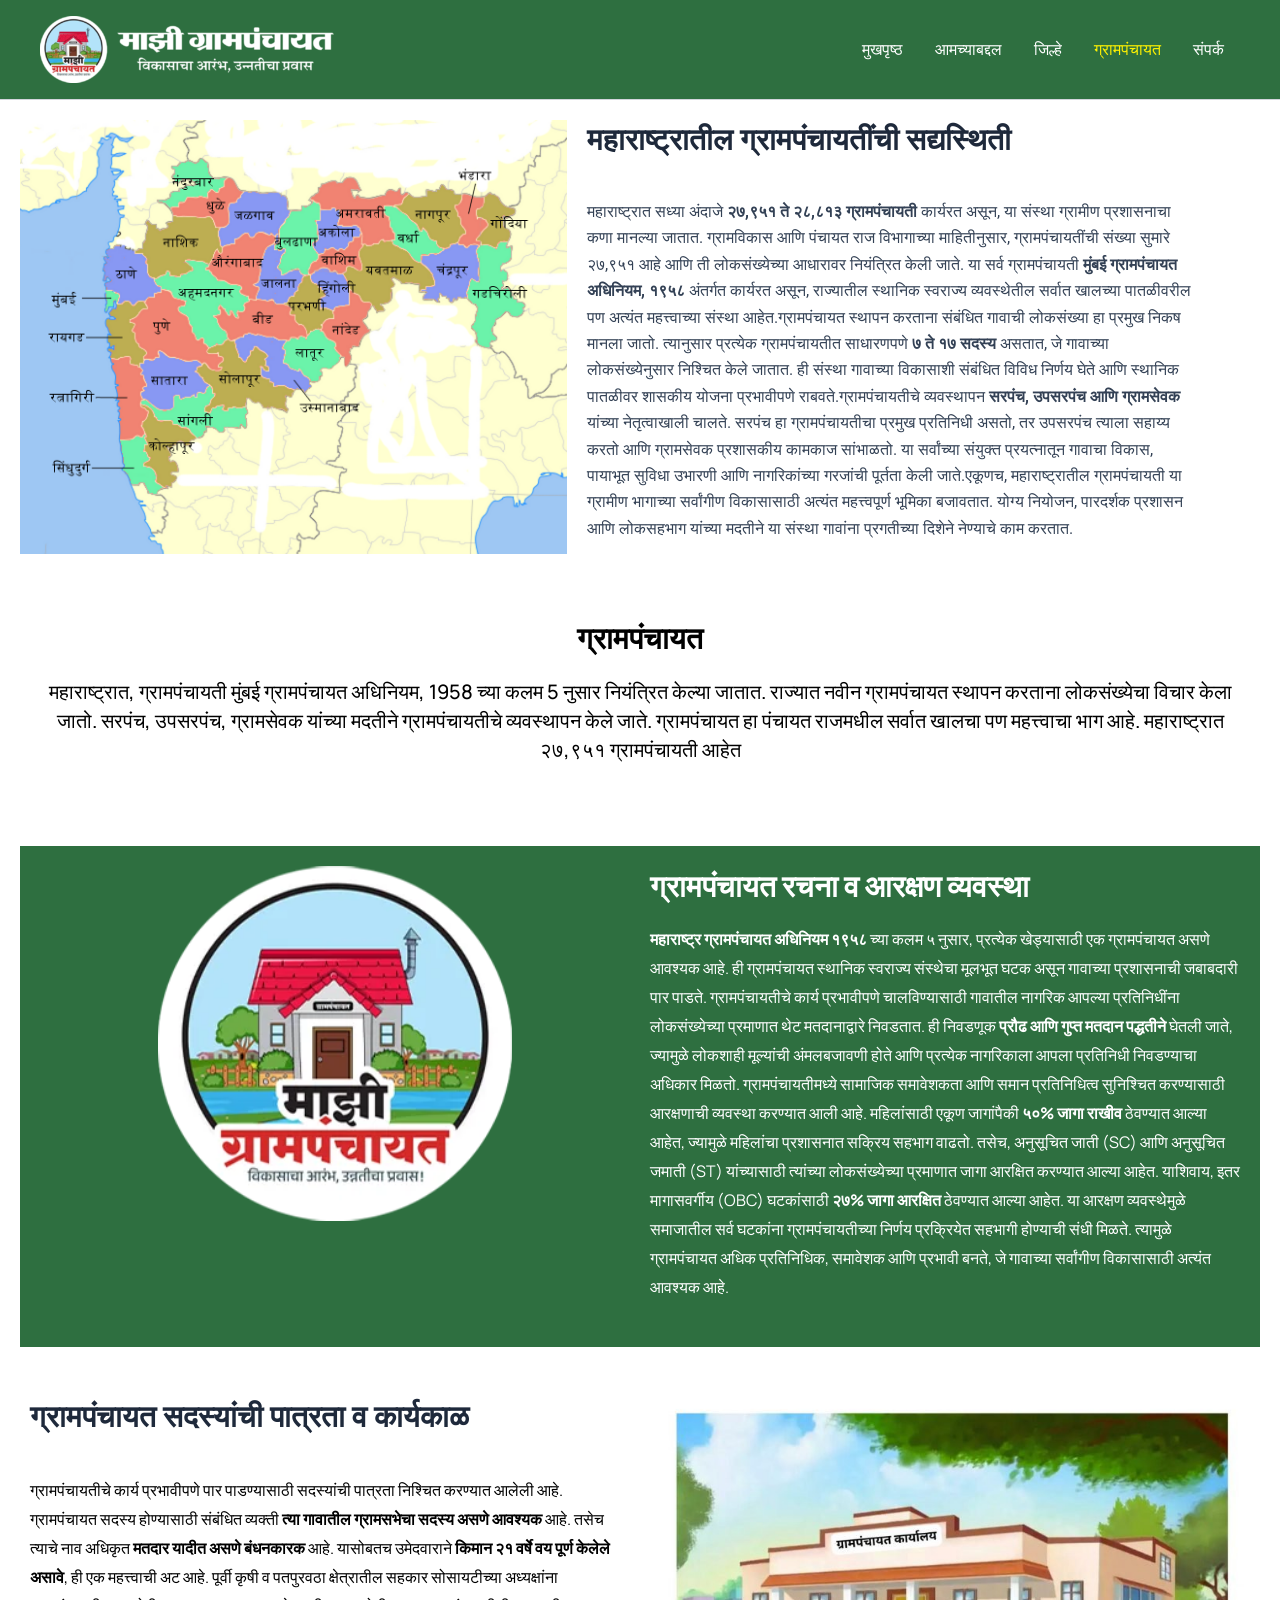
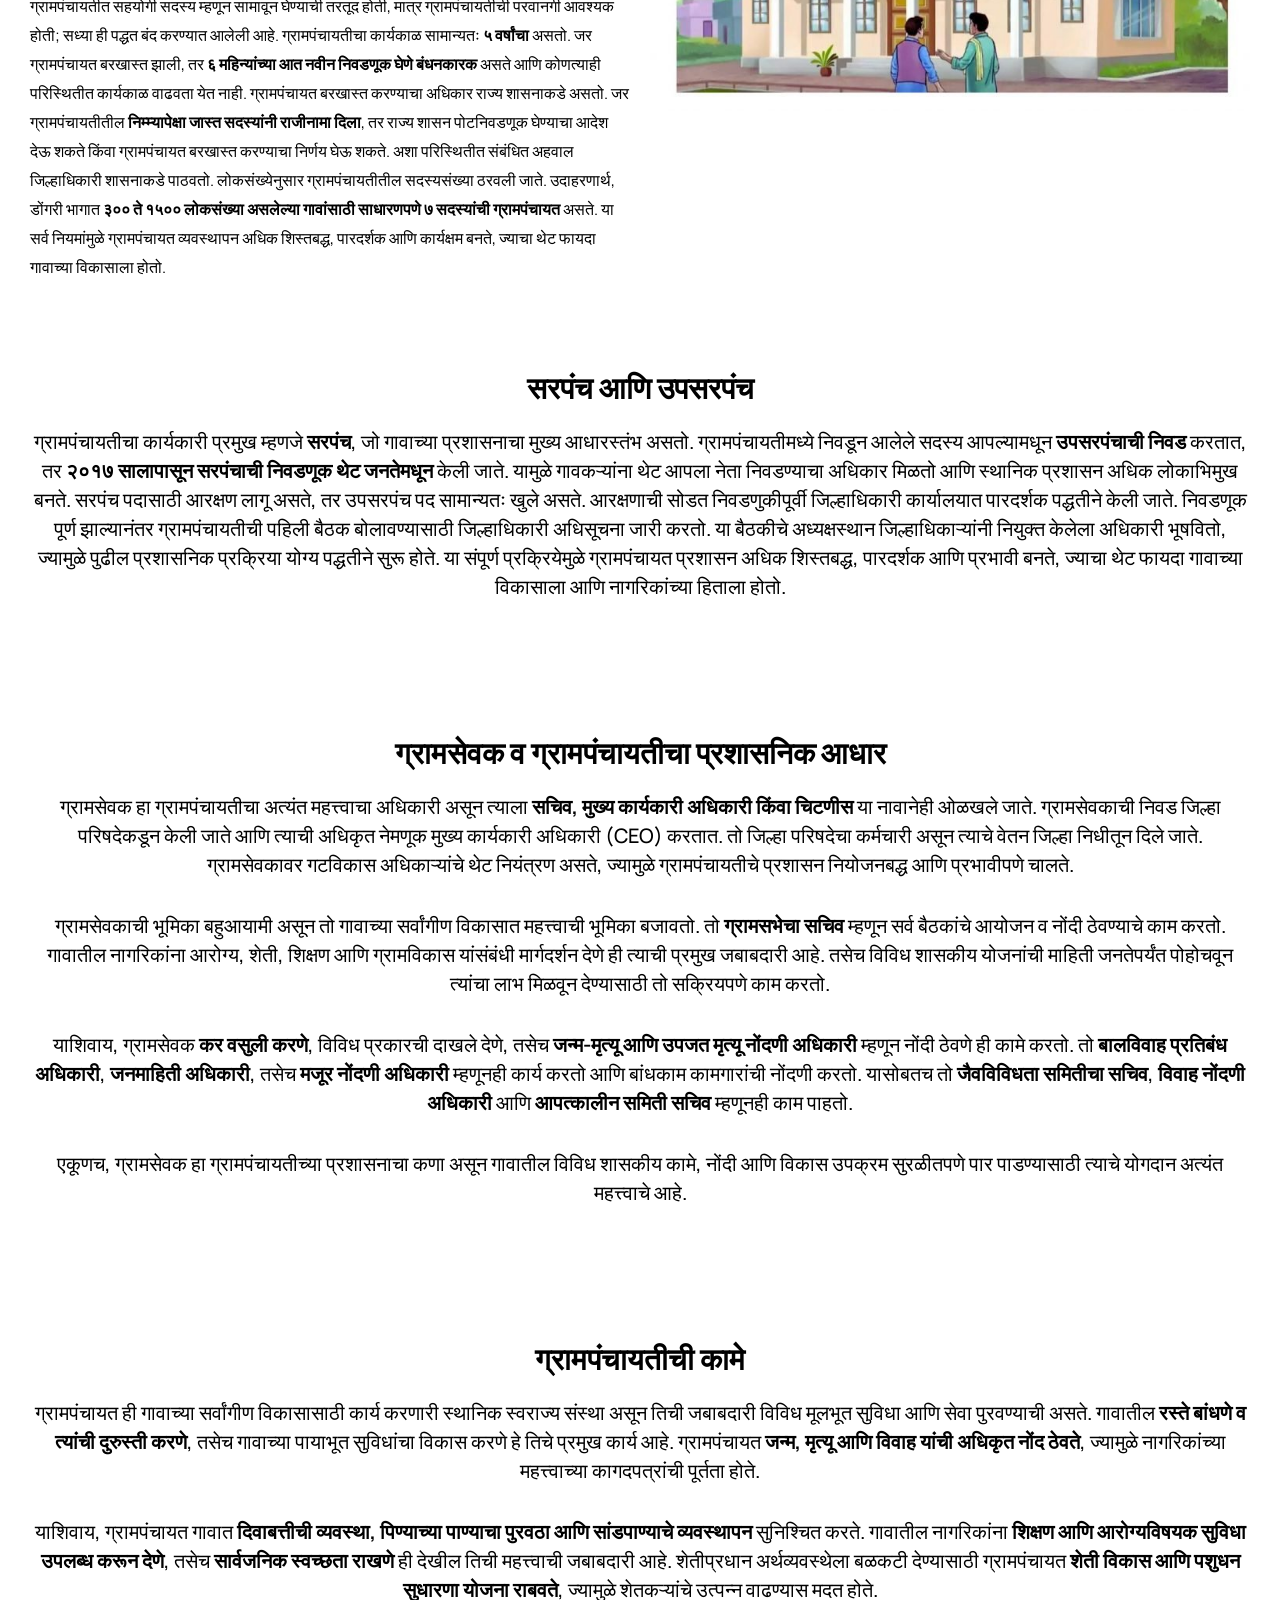
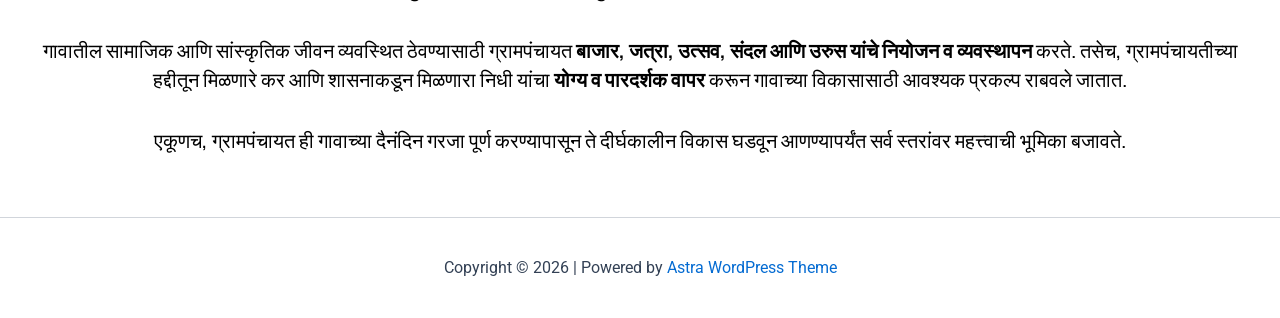
<file: index.html?p=19.html>
<!DOCTYPE html>
<html lang="en-US">
<head>
<meta charset="UTF-8">
<meta name="viewport" content="width=device-width, initial-scale=1">
	<link rel="profile" href="https://gmpg.org/xfn/11"> 
	<title>ग्रामपंचायत</title>
<meta name='robots' content='max-image-preview:large' />
<link rel="alternate" type="application/rss+xml" title=" &raquo; Feed" href="feed/index.html" />
<link rel="alternate" type="application/rss+xml" title=" &raquo; Comments Feed" href="comments/feed/index.html" />
<link rel="alternate" title="oEmbed (JSON)" type="application/json+oembed" href="wp-json/oembed/1.0/embed%3Furl=https:%252F%252Fsienna-rhinoceros-530104.hostingersite.com%252F%25e0%25a4%2597%25e0%25a5%258d%25e0%25a4%25b0%25e0%25a4%25be%25e0%25a4%25ae%25e0%25a4%25aa%25e0%25a4%2582%25e0%25a4%259a%25e0%25a4%25be%25e0%25a4%25af%25e0%25a4%25a4%252F" />
<link rel="alternate" title="oEmbed (XML)" type="text/xml+oembed" href="wp-json/oembed/1.0/embed%3Furl=https:%252F%252Fsienna-rhinoceros-530104.hostingersite.com%252F%25e0%25a4%2597%25e0%25a5%258d%25e0%25a4%25b0%25e0%25a4%25be%25e0%25a4%25ae%25e0%25a4%25aa%25e0%25a4%2582%25e0%25a4%259a%25e0%25a4%25be%25e0%25a4%25af%25e0%25a4%25a4%252F&amp;format=xml" />
<style id='wp-img-auto-sizes-contain-inline-css'>
img:is([sizes=auto i],[sizes^="auto," i]){contain-intrinsic-size:3000px 1500px}
/*# sourceURL=wp-img-auto-sizes-contain-inline-css */
</style>

<link rel='stylesheet' id='astra-theme-css-css' href='wp-content/themes/astra/assets/css/minified/main.min.css%3Fver=4.12.6.css' media='all' />
<style id='astra-theme-css-inline-css'>
:root{--ast-post-nav-space:0;--ast-container-default-xlg-padding:2.5em;--ast-container-default-lg-padding:2.5em;--ast-container-default-slg-padding:2em;--ast-container-default-md-padding:2.5em;--ast-container-default-sm-padding:2.5em;--ast-container-default-xs-padding:2.4em;--ast-container-default-xxs-padding:1.8em;--ast-code-block-background:#ECEFF3;--ast-comment-inputs-background:#F9FAFB;--ast-normal-container-width:1200px;--ast-narrow-container-width:750px;--ast-blog-title-font-weight:600;--ast-blog-meta-weight:600;--ast-global-color-primary:var(--ast-global-color-4);--ast-global-color-secondary:var(--ast-global-color-5);--ast-global-color-alternate-background:var(--ast-global-color-6);--ast-global-color-subtle-background:var(--ast-global-color-7);--ast-bg-style-guide:var( --ast-global-color-secondary,--ast-global-color-5 );--ast-shadow-style-guide:0px 0px 4px 0 #00000057;--ast-global-dark-bg-style:#fff;--ast-global-dark-lfs:#fbfbfb;--ast-widget-bg-color:#fafafa;--ast-wc-container-head-bg-color:#fbfbfb;--ast-title-layout-bg:#eeeeee;--ast-search-border-color:#e7e7e7;--ast-lifter-hover-bg:#e6e6e6;--ast-gallery-block-color:#000;--srfm-color-input-label:var(--ast-global-color-2);}html{font-size:100%;}a{color:var(--ast-global-color-0);}a:hover,a:focus{color:var(--ast-global-color-1);}body,button,input,select,textarea,.ast-button,.ast-custom-button{font-family:-apple-system,BlinkMacSystemFont,Segoe UI,Roboto,Oxygen-Sans,Ubuntu,Cantarell,Helvetica Neue,sans-serif;font-weight:400;font-size:16px;font-size:1rem;line-height:var(--ast-body-line-height,1.65);}blockquote{color:var(--ast-global-color-3);}h1,h2,h3,h4,h5,h6,.entry-content :where(h1,h2,h3,h4,h5,h6),.site-title,.site-title a{font-weight:600;}.ast-site-identity .site-title a{color:var(--ast-global-color-2);}.site-title{font-size:26px;font-size:1.625rem;display:block;}header .custom-logo-link img{max-width:294px;width:294px;}.astra-logo-svg{width:294px;}.site-header .site-description{font-size:15px;font-size:0.9375rem;display:none;}.entry-title{font-size:20px;font-size:1.25rem;}.ast-blog-single-element.ast-taxonomy-container a{font-size:14px;font-size:0.875rem;}.ast-blog-meta-container{font-size:13px;font-size:0.8125rem;}.archive .ast-article-post .ast-article-inner,.blog .ast-article-post .ast-article-inner,.archive .ast-article-post .ast-article-inner:hover,.blog .ast-article-post .ast-article-inner:hover{border-top-left-radius:6px;border-top-right-radius:6px;border-bottom-right-radius:6px;border-bottom-left-radius:6px;overflow:hidden;}h1,.entry-content :where(h1){font-size:36px;font-size:2.25rem;font-weight:600;line-height:1.4em;}h2,.entry-content :where(h2){font-size:30px;font-size:1.875rem;font-weight:600;line-height:1.3em;}h3,.entry-content :where(h3){font-size:24px;font-size:1.5rem;font-weight:600;line-height:1.3em;}h4,.entry-content :where(h4){font-size:20px;font-size:1.25rem;line-height:1.2em;font-weight:600;}h5,.entry-content :where(h5){font-size:18px;font-size:1.125rem;line-height:1.2em;font-weight:600;}h6,.entry-content :where(h6){font-size:16px;font-size:1rem;line-height:1.25em;font-weight:600;}::selection{background-color:var(--ast-global-color-0);color:#ffffff;}body,h1,h2,h3,h4,h5,h6,.entry-title a,.entry-content :where(h1,h2,h3,h4,h5,h6){color:var(--ast-global-color-3);}.tagcloud a:hover,.tagcloud a:focus,.tagcloud a.current-item{color:#ffffff;border-color:var(--ast-global-color-0);background-color:var(--ast-global-color-0);}input:focus,input[type="text"]:focus,input[type="email"]:focus,input[type="url"]:focus,input[type="password"]:focus,input[type="reset"]:focus,input[type="search"]:focus,textarea:focus{border-color:var(--ast-global-color-0);}input[type="radio"]:checked,input[type=reset],input[type="checkbox"]:checked,input[type="checkbox"]:hover:checked,input[type="checkbox"]:focus:checked,input[type=range]::-webkit-slider-thumb{border-color:var(--ast-global-color-0);background-color:var(--ast-global-color-0);box-shadow:none;}.site-footer a:hover + .post-count,.site-footer a:focus + .post-count{background:var(--ast-global-color-0);border-color:var(--ast-global-color-0);}.single .nav-links .nav-previous,.single .nav-links .nav-next{color:var(--ast-global-color-0);}.entry-meta,.entry-meta *{line-height:1.45;color:var(--ast-global-color-0);}.entry-meta a:not(.ast-button):hover,.entry-meta a:not(.ast-button):hover *,.entry-meta a:not(.ast-button):focus,.entry-meta a:not(.ast-button):focus *,.page-links > .page-link,.page-links .page-link:hover,.post-navigation a:hover{color:var(--ast-global-color-1);}#cat option,.secondary .calendar_wrap thead a,.secondary .calendar_wrap thead a:visited{color:var(--ast-global-color-0);}.secondary .calendar_wrap #today,.ast-progress-val span{background:var(--ast-global-color-0);}.secondary a:hover + .post-count,.secondary a:focus + .post-count{background:var(--ast-global-color-0);border-color:var(--ast-global-color-0);}.calendar_wrap #today > a{color:#ffffff;}.page-links .page-link,.single .post-navigation a{color:var(--ast-global-color-3);}.ast-search-menu-icon .search-form button.search-submit{padding:0 4px;}.ast-search-menu-icon form.search-form{padding-right:0;}.ast-header-search .ast-search-menu-icon.ast-dropdown-active .search-form,.ast-header-search .ast-search-menu-icon.ast-dropdown-active .search-field:focus{transition:all 0.2s;}.search-form input.search-field:focus{outline:none;}.ast-mobile-header-content .ast-builder-layout-element:not(.ast-builder-menu):not(.ast-header-divider-element),.ast-mobile-popup-content .ast-builder-layout-element:not(.ast-builder-menu):not(.ast-header-divider-element){padding:15px 20px;}.ast-search-menu-icon .search-form button.search-submit:focus,.ast-theme-transparent-header .ast-header-search .ast-dropdown-active .ast-icon,.ast-theme-transparent-header .ast-inline-search .search-field:focus .ast-icon{color:var(--ast-global-color-1);}.ast-desktop .ast-header-search .slide-search .search-form{border:2px solid var(--ast-global-color-0);}.ast-header-search .slide-search .search-field{background-color:(--ast-global-dark-bg-style);}.ast-archive-title{color:var(--ast-global-color-2);}.widget-title{font-size:22px;font-size:1.375rem;color:var(--ast-global-color-2);}.single .ast-author-details .author-title{color:var(--ast-global-color-1);}.ast-single-post .entry-content a,.ast-comment-content a:not(.ast-comment-edit-reply-wrap a){text-decoration:underline;}.ast-single-post .elementor-widget-button .elementor-button,.ast-single-post .entry-content .uagb-tab a,.ast-single-post .entry-content .uagb-ifb-cta a,.ast-single-post .entry-content .uabb-module-content a,.ast-single-post .entry-content .uagb-post-grid a,.ast-single-post .entry-content .uagb-timeline a,.ast-single-post .entry-content .uagb-toc__wrap a,.ast-single-post .entry-content .uagb-taxomony-box a,.entry-content .wp-block-latest-posts > li > a,.ast-single-post .entry-content .wp-block-file__button,a.ast-post-filter-single,.ast-single-post .ast-comment-content .comment-reply-link,.ast-single-post .ast-comment-content .comment-edit-link{text-decoration:none;}.ast-search-menu-icon.slide-search a:focus-visible:focus-visible,.astra-search-icon:focus-visible,#close:focus-visible,a:focus-visible,.ast-menu-toggle:focus-visible,.site .skip-link:focus-visible,.wp-block-loginout input:focus-visible,.wp-block-search.wp-block-search__button-inside .wp-block-search__inside-wrapper,.ast-header-navigation-arrow:focus-visible,.ast-orders-table__row .ast-orders-table__cell:focus-visible,a#ast-apply-coupon:focus-visible,#ast-apply-coupon:focus-visible,#close:focus-visible,.button.search-submit:focus-visible,#search_submit:focus,.normal-search:focus-visible,.ast-header-account-wrap:focus-visible,.astra-cart-drawer-close:focus,.ast-single-variation:focus,.ast-button:focus,.ast-builder-button-wrap:has(.ast-custom-button-link:focus),.ast-builder-button-wrap .ast-custom-button-link:focus{outline-style:dotted;outline-color:inherit;outline-width:thin;}input:focus,input[type="text"]:focus,input[type="email"]:focus,input[type="url"]:focus,input[type="password"]:focus,input[type="reset"]:focus,input[type="search"]:focus,input[type="number"]:focus,textarea:focus,.wp-block-search__input:focus,[data-section="section-header-mobile-trigger"] .ast-button-wrap .ast-mobile-menu-trigger-minimal:focus,.ast-mobile-popup-drawer.active .menu-toggle-close:focus,#ast-scroll-top:focus,#coupon_code:focus,#ast-coupon-code:focus{border-style:dotted;border-color:inherit;border-width:thin;}input{outline:none;}.ast-logo-title-inline .site-logo-img{padding-right:1em;}.site-logo-img img{ transition:all 0.2s linear;}body .ast-oembed-container *{position:absolute;top:0;width:100%;height:100%;left:0;}body .wp-block-embed-pocket-casts .ast-oembed-container *{position:unset;}.ast-single-post-featured-section + article {margin-top: 2em;}.site-content .ast-single-post-featured-section img {width: 100%;overflow: hidden;object-fit: cover;}.ast-separate-container .site-content .ast-single-post-featured-section + article {margin-top: -80px;z-index: 9;position: relative;border-radius: 4px;}@media (min-width: 922px) {.ast-no-sidebar .site-content .ast-article-image-container--wide {margin-left: -120px;margin-right: -120px;max-width: unset;width: unset;}.ast-left-sidebar .site-content .ast-article-image-container--wide,.ast-right-sidebar .site-content .ast-article-image-container--wide {margin-left: -10px;margin-right: -10px;}.site-content .ast-article-image-container--full {margin-left: calc( -50vw + 50%);margin-right: calc( -50vw + 50%);max-width: 100vw;width: 100vw;}.ast-left-sidebar .site-content .ast-article-image-container--full,.ast-right-sidebar .site-content .ast-article-image-container--full {margin-left: -10px;margin-right: -10px;max-width: inherit;width: auto;}}.site > .ast-single-related-posts-container {margin-top: 0;}@media (min-width: 922px) {.ast-desktop .ast-container--narrow {max-width: var(--ast-narrow-container-width);margin: 0 auto;}}.ast-page-builder-template .hentry {margin: 0;}.ast-page-builder-template .site-content > .ast-container {max-width: 100%;padding: 0;}.ast-page-builder-template .site .site-content #primary {padding: 0;margin: 0;}.ast-page-builder-template .no-results {text-align: center;margin: 4em auto;}.ast-page-builder-template .ast-pagination {padding: 2em;}.ast-page-builder-template .entry-header.ast-no-title.ast-no-thumbnail {margin-top: 0;}.ast-page-builder-template .entry-header.ast-header-without-markup {margin-top: 0;margin-bottom: 0;}.ast-page-builder-template .entry-header.ast-no-title.ast-no-meta {margin-bottom: 0;}.ast-page-builder-template.single .post-navigation {padding-bottom: 2em;}.ast-page-builder-template.single-post .site-content > .ast-container {max-width: 100%;}.ast-page-builder-template .entry-header {margin-top: 2em;margin-left: auto;margin-right: auto;}.ast-page-builder-template .ast-archive-description {margin: 2em auto 0;padding-left: 20px;padding-right: 20px;}.ast-page-builder-template .ast-row {margin-left: 0;margin-right: 0;}.single.ast-page-builder-template .entry-header + .entry-content,.single.ast-page-builder-template .ast-single-entry-banner + .site-content article .entry-content {margin-bottom: 2em;}@media(min-width: 921px) {.ast-page-builder-template.archive.ast-right-sidebar .ast-row article,.ast-page-builder-template.archive.ast-left-sidebar .ast-row article {padding-left: 0;padding-right: 0;}}input[type="text"],input[type="number"],input[type="email"],input[type="url"],input[type="password"],input[type="search"],input[type=reset],input[type=tel],input[type=date],select,textarea{font-size:16px;font-style:normal;font-weight:400;line-height:24px;width:100%;padding:12px 16px;border-radius:4px;box-shadow:0px 1px 2px 0px rgba(0,0,0,0.05);color:var(--ast-form-input-text,#475569);}input[type="text"],input[type="number"],input[type="email"],input[type="url"],input[type="password"],input[type="search"],input[type=reset],input[type=tel],input[type=date],select{height:40px;}input[type="date"]{border-width:1px;border-style:solid;border-color:var(--ast-border-color);background:var( --ast-global-color-secondary,--ast-global-color-5 );}input[type="text"]:focus,input[type="number"]:focus,input[type="email"]:focus,input[type="url"]:focus,input[type="password"]:focus,input[type="search"]:focus,input[type=reset]:focus,input[type="tel"]:focus,input[type="date"]:focus,select:focus,textarea:focus{border-color:#046BD2;box-shadow:none;outline:none;color:var(--ast-form-input-focus-text,#475569);}label,legend{color:var(--ast-global-color-2,#111827 );font-size:14px;font-style:normal;font-weight:500;line-height:20px;}select{padding:6px 10px;}fieldset{padding:30px;border-radius:4px;}button,.ast-button,.button,input[type="button"],input[type="reset"],input[type="submit"],a:where(.wp-block-button__link){border-radius:4px;box-shadow:0px 1px 2px 0px rgba(0,0,0,0.05);}:root{--ast-comment-inputs-background:#FFF;}::placeholder{color:var(--ast-form-field-color,#9CA3AF);}::-ms-input-placeholder{color:var(--ast-form-field-color,#9CA3AF);}@media (max-width:921.9px){#ast-desktop-header{display:none;}}@media (min-width:922px){#ast-mobile-header{display:none;}}.wp-block-buttons.aligncenter{justify-content:center;}@media (max-width:921px){.ast-theme-transparent-header #primary,.ast-theme-transparent-header #secondary{padding:0;}}@media (max-width:921px){.ast-plain-container.ast-no-sidebar #primary{padding:0;}}.ast-plain-container.ast-no-sidebar #primary{margin-top:0;margin-bottom:0;}.wp-block-button.is-style-outline .wp-block-button__link{border-color:var(--ast-global-color-0);}div.wp-block-button.is-style-outline > .wp-block-button__link:not(.has-text-color),div.wp-block-button.wp-block-button__link.is-style-outline:not(.has-text-color){color:var(--ast-global-color-0);}.wp-block-button.is-style-outline .wp-block-button__link:hover,.wp-block-buttons .wp-block-button.is-style-outline .wp-block-button__link:focus,.wp-block-buttons .wp-block-button.is-style-outline > .wp-block-button__link:not(.has-text-color):hover,.wp-block-buttons .wp-block-button.wp-block-button__link.is-style-outline:not(.has-text-color):hover{color:#ffffff;background-color:var(--ast-global-color-1);border-color:var(--ast-global-color-1);}.post-page-numbers.current .page-link,.ast-pagination .page-numbers.current{color:#ffffff;border-color:var(--ast-global-color-0);background-color:var(--ast-global-color-0);}.wp-block-buttons .wp-block-button.is-style-outline .wp-block-button__link.wp-element-button,.ast-outline-button,.wp-block-uagb-buttons-child .uagb-buttons-repeater.ast-outline-button{border-color:var(--ast-global-color-0);border-top-width:2px;border-right-width:2px;border-bottom-width:2px;border-left-width:2px;font-family:inherit;font-weight:500;font-size:16px;font-size:1rem;line-height:1em;padding-top:13px;padding-right:30px;padding-bottom:13px;padding-left:30px;}.wp-block-buttons .wp-block-button.is-style-outline > .wp-block-button__link:not(.has-text-color),.wp-block-buttons .wp-block-button.wp-block-button__link.is-style-outline:not(.has-text-color),.ast-outline-button{color:var(--ast-global-color-0);}.wp-block-button.is-style-outline .wp-block-button__link:hover,.wp-block-buttons .wp-block-button.is-style-outline .wp-block-button__link:focus,.wp-block-buttons .wp-block-button.is-style-outline > .wp-block-button__link:not(.has-text-color):hover,.wp-block-buttons .wp-block-button.wp-block-button__link.is-style-outline:not(.has-text-color):hover,.ast-outline-button:hover,.ast-outline-button:focus,.wp-block-uagb-buttons-child .uagb-buttons-repeater.ast-outline-button:hover,.wp-block-uagb-buttons-child .uagb-buttons-repeater.ast-outline-button:focus{color:#ffffff;background-color:var(--ast-global-color-1);border-color:var(--ast-global-color-1);}.ast-single-post .entry-content a.ast-outline-button,.ast-single-post .entry-content .is-style-outline>.wp-block-button__link{text-decoration:none;}.wp-block-button .wp-block-button__link.wp-element-button.is-style-outline:not(.has-background),.wp-block-button.is-style-outline>.wp-block-button__link.wp-element-button:not(.has-background),.ast-outline-button{background-color:transparent;}.uagb-buttons-repeater.ast-outline-button{border-radius:9999px;}@media (max-width:921px){.wp-block-buttons .wp-block-button.is-style-outline .wp-block-button__link.wp-element-button,.ast-outline-button,.wp-block-uagb-buttons-child .uagb-buttons-repeater.ast-outline-button{padding-top:12px;padding-right:28px;padding-bottom:12px;padding-left:28px;}}@media (max-width:544px){.wp-block-buttons .wp-block-button.is-style-outline .wp-block-button__link.wp-element-button,.ast-outline-button,.wp-block-uagb-buttons-child .uagb-buttons-repeater.ast-outline-button{padding-top:10px;padding-right:24px;padding-bottom:10px;padding-left:24px;}}.entry-content[data-ast-blocks-layout] > figure{margin-bottom:1em;}h1.widget-title{font-weight:600;}h2.widget-title{font-weight:600;}h3.widget-title{font-weight:600;}.elementor-widget-container .elementor-loop-container .e-loop-item[data-elementor-type="loop-item"]{width:100%;} .content-area .elementor-widget-theme-post-content h1,.content-area .elementor-widget-theme-post-content h2,.content-area .elementor-widget-theme-post-content h3,.content-area .elementor-widget-theme-post-content h4,.content-area .elementor-widget-theme-post-content h5,.content-area .elementor-widget-theme-post-content h6{margin-top:1.5em;margin-bottom:calc(0.3em + 10px);}#page{display:flex;flex-direction:column;min-height:100vh;}.ast-404-layout-1 h1.page-title{color:var(--ast-global-color-2);}.single .post-navigation a{line-height:1em;height:inherit;}.error-404 .page-sub-title{font-size:1.5rem;font-weight:inherit;}.search .site-content .content-area .search-form{margin-bottom:0;}#page .site-content{flex-grow:1;}.widget{margin-bottom:1.25em;}#secondary li{line-height:1.5em;}#secondary .wp-block-group h2{margin-bottom:0.7em;}#secondary h2{font-size:1.7rem;}.ast-separate-container .ast-article-post,.ast-separate-container .ast-article-single,.ast-separate-container .comment-respond{padding:3em;}.ast-separate-container .ast-article-single .ast-article-single{padding:0;}.ast-article-single .wp-block-post-template-is-layout-grid{padding-left:0;}.ast-separate-container .comments-title,.ast-narrow-container .comments-title{padding:1.5em 2em;}.ast-page-builder-template .comment-form-textarea,.ast-comment-formwrap .ast-grid-common-col{padding:0;}.ast-comment-formwrap{padding:0;display:inline-flex;column-gap:20px;width:100%;margin-left:0;margin-right:0;}.comments-area textarea#comment:focus,.comments-area textarea#comment:active,.comments-area .ast-comment-formwrap input[type="text"]:focus,.comments-area .ast-comment-formwrap input[type="text"]:active {box-shadow:none;outline:none;}.archive.ast-page-builder-template .entry-header{margin-top:2em;}.ast-page-builder-template .ast-comment-formwrap{width:100%;}.entry-title{margin-bottom:0.6em;}.ast-archive-description p{font-size:inherit;font-weight:inherit;line-height:inherit;}.ast-separate-container .ast-comment-list li.depth-1,.hentry{margin-bottom:1.5em;}.site-content section.ast-archive-description{margin-bottom:2em;}@media (min-width:921px){.ast-left-sidebar.ast-page-builder-template #secondary,.archive.ast-right-sidebar.ast-page-builder-template .site-main{padding-left:20px;padding-right:20px;}}@media (max-width:544px){.ast-comment-formwrap.ast-row{column-gap:10px;display:inline-block;}#ast-commentform .ast-grid-common-col{position:relative;width:100%;}}@media (min-width:1201px){.ast-separate-container .ast-article-post,.ast-separate-container .ast-article-single,.ast-separate-container .ast-author-box,.ast-separate-container .ast-404-layout-1,.ast-separate-container .no-results{padding:3em;}} .content-area .elementor-widget-theme-post-content h1,.content-area .elementor-widget-theme-post-content h2,.content-area .elementor-widget-theme-post-content h3,.content-area .elementor-widget-theme-post-content h4,.content-area .elementor-widget-theme-post-content h5,.content-area .elementor-widget-theme-post-content h6{margin-top:1.5em;margin-bottom:calc(0.3em + 10px);}.elementor-loop-container .e-loop-item,.elementor-loop-container .ast-separate-container .ast-article-post,.elementor-loop-container .ast-separate-container .ast-article-single,.elementor-loop-container .ast-separate-container .comment-respond{padding:0px;}@media (max-width:921px){.ast-left-sidebar #content > .ast-container{display:flex;flex-direction:column-reverse;width:100%;}}@media (min-width:922px){.ast-separate-container.ast-right-sidebar #primary,.ast-separate-container.ast-left-sidebar #primary{border:0;}.search-no-results.ast-separate-container #primary{margin-bottom:4em;}}.wp-block-button .wp-block-button__link{color:#ffffff;}.wp-block-button .wp-block-button__link:hover,.wp-block-button .wp-block-button__link:focus{color:#ffffff;background-color:var(--ast-global-color-1);border-color:var(--ast-global-color-1);}.elementor-widget-heading h1.elementor-heading-title{line-height:1.4em;}.elementor-widget-heading h2.elementor-heading-title{line-height:1.3em;}.elementor-widget-heading h3.elementor-heading-title{line-height:1.3em;}.elementor-widget-heading h4.elementor-heading-title{line-height:1.2em;}.elementor-widget-heading h5.elementor-heading-title{line-height:1.2em;}.elementor-widget-heading h6.elementor-heading-title{line-height:1.25em;}.wp-block-button .wp-block-button__link,.wp-block-search .wp-block-search__button,body .wp-block-file .wp-block-file__button{border-color:var(--ast-global-color-0);background-color:var(--ast-global-color-0);color:#ffffff;font-family:inherit;font-weight:500;line-height:1em;font-size:16px;font-size:1rem;padding-top:15px;padding-right:30px;padding-bottom:15px;padding-left:30px;}.ast-single-post .entry-content .wp-block-button .wp-block-button__link,.ast-single-post .entry-content .wp-block-search .wp-block-search__button,body .entry-content .wp-block-file .wp-block-file__button{text-decoration:none;}@media (max-width:921px){.wp-block-button .wp-block-button__link,.wp-block-search .wp-block-search__button,body .wp-block-file .wp-block-file__button{padding-top:14px;padding-right:28px;padding-bottom:14px;padding-left:28px;}}@media (max-width:544px){.wp-block-button .wp-block-button__link,.wp-block-search .wp-block-search__button,body .wp-block-file .wp-block-file__button{padding-top:12px;padding-right:24px;padding-bottom:12px;padding-left:24px;}}.menu-toggle,button,.ast-button,.ast-custom-button,.button,input#submit,input[type="button"],input[type="submit"],input[type="reset"],#comments .submit,.search .search-submit,form[CLASS*="wp-block-search__"].wp-block-search .wp-block-search__inside-wrapper .wp-block-search__button,body .wp-block-file .wp-block-file__button,.search .search-submit{border-style:solid;border-top-width:0;border-right-width:0;border-left-width:0;border-bottom-width:0;color:#ffffff;border-color:var(--ast-global-color-0);background-color:var(--ast-global-color-0);padding-top:15px;padding-right:30px;padding-bottom:15px;padding-left:30px;font-family:inherit;font-weight:500;font-size:16px;font-size:1rem;line-height:1em;}button:focus,.menu-toggle:hover,button:hover,.ast-button:hover,.ast-custom-button:hover .button:hover,.ast-custom-button:hover ,input[type=reset]:hover,input[type=reset]:focus,input#submit:hover,input#submit:focus,input[type="button"]:hover,input[type="button"]:focus,input[type="submit"]:hover,input[type="submit"]:focus,form[CLASS*="wp-block-search__"].wp-block-search .wp-block-search__inside-wrapper .wp-block-search__button:hover,form[CLASS*="wp-block-search__"].wp-block-search .wp-block-search__inside-wrapper .wp-block-search__button:focus,body .wp-block-file .wp-block-file__button:hover,body .wp-block-file .wp-block-file__button:focus{color:#ffffff;background-color:var(--ast-global-color-1);border-color:var(--ast-global-color-1);}form[CLASS*="wp-block-search__"].wp-block-search .wp-block-search__inside-wrapper .wp-block-search__button.has-icon{padding-top:calc(15px - 3px);padding-right:calc(30px - 3px);padding-bottom:calc(15px - 3px);padding-left:calc(30px - 3px);}@media (max-width:921px){.menu-toggle,button,.ast-button,.ast-custom-button,.button,input#submit,input[type="button"],input[type="submit"],input[type="reset"],#comments .submit,.search .search-submit,form[CLASS*="wp-block-search__"].wp-block-search .wp-block-search__inside-wrapper .wp-block-search__button,body .wp-block-file .wp-block-file__button,.search .search-submit{padding-top:14px;padding-right:28px;padding-bottom:14px;padding-left:28px;}}@media (max-width:544px){.menu-toggle,button,.ast-button,.ast-custom-button,.button,input#submit,input[type="button"],input[type="submit"],input[type="reset"],#comments .submit,.search .search-submit,form[CLASS*="wp-block-search__"].wp-block-search .wp-block-search__inside-wrapper .wp-block-search__button,body .wp-block-file .wp-block-file__button,.search .search-submit{padding-top:12px;padding-right:24px;padding-bottom:12px;padding-left:24px;}}@media (max-width:921px){.ast-mobile-header-stack .main-header-bar .ast-search-menu-icon{display:inline-block;}.ast-header-break-point.ast-header-custom-item-outside .ast-mobile-header-stack .main-header-bar .ast-search-icon{margin:0;}.ast-comment-avatar-wrap img{max-width:2.5em;}.ast-comment-meta{padding:0 1.8888em 1.3333em;}}@media (min-width:544px){.ast-container{max-width:100%;}}@media (max-width:544px){.ast-separate-container .ast-article-post,.ast-separate-container .ast-article-single,.ast-separate-container .comments-title,.ast-separate-container .ast-archive-description{padding:1.5em 1em;}.ast-separate-container #content .ast-container{padding-left:0.54em;padding-right:0.54em;}.ast-separate-container .ast-comment-list .bypostauthor{padding:.5em;}.ast-search-menu-icon.ast-dropdown-active .search-field{width:170px;}} #ast-mobile-header .ast-site-header-cart-li a{pointer-events:none;}.ast-separate-container{background-color:var(--ast-global-color-5);}@media (max-width:921px){.site-title{display:block;}.site-header .site-description{display:none;}h1,.entry-content :where(h1){font-size:30px;font-size:1.875rem;}h2,.entry-content :where(h2){font-size:25px;font-size:1.5625rem;}h3,.entry-content :where(h3){font-size:20px;font-size:1.25rem;}}@media (max-width:544px){.site-title{display:block;}.site-header .site-description{display:none;}h1,.entry-content :where(h1){font-size:30px;font-size:1.875rem;}h2,.entry-content :where(h2){font-size:25px;font-size:1.5625rem;}h3,.entry-content :where(h3){font-size:20px;font-size:1.25rem;}}@media (max-width:921px){html{font-size:91.2%;}}@media (max-width:544px){html{font-size:91.2%;}}@media (min-width:922px){.ast-container{max-width:1240px;}}@media (min-width:922px){.site-content .ast-container{display:flex;}}@media (max-width:921px){.site-content .ast-container{flex-direction:column;}}.entry-content :where(h1,h2,h3,h4,h5,h6){clear:none;}@media (min-width:922px){.main-header-menu .sub-menu .menu-item.ast-left-align-sub-menu:hover > .sub-menu,.main-header-menu .sub-menu .menu-item.ast-left-align-sub-menu.focus > .sub-menu{margin-left:-0px;}}.entry-content li > p{margin-bottom:0;}.site .comments-area{padding-bottom:2em;margin-top:2em;}.wp-block-file {display: flex;align-items: center;flex-wrap: wrap;justify-content: space-between;}.wp-block-pullquote {border: none;}.wp-block-pullquote blockquote::before {content: "\201D";font-family: "Helvetica",sans-serif;display: flex;transform: rotate( 180deg );font-size: 6rem;font-style: normal;line-height: 1;font-weight: bold;align-items: center;justify-content: center;}.has-text-align-right > blockquote::before {justify-content: flex-start;}.has-text-align-left > blockquote::before {justify-content: flex-end;}figure.wp-block-pullquote.is-style-solid-color blockquote {max-width: 100%;text-align: inherit;}:root {--wp--custom--ast-default-block-top-padding: 3em;--wp--custom--ast-default-block-right-padding: 3em;--wp--custom--ast-default-block-bottom-padding: 3em;--wp--custom--ast-default-block-left-padding: 3em;--wp--custom--ast-container-width: 1200px;--wp--custom--ast-content-width-size: 1200px;--wp--custom--ast-wide-width-size: calc(1200px + var(--wp--custom--ast-default-block-left-padding) + var(--wp--custom--ast-default-block-right-padding));}.ast-narrow-container {--wp--custom--ast-content-width-size: 750px;--wp--custom--ast-wide-width-size: 750px;}@media(max-width: 921px) {:root {--wp--custom--ast-default-block-top-padding: 3em;--wp--custom--ast-default-block-right-padding: 2em;--wp--custom--ast-default-block-bottom-padding: 3em;--wp--custom--ast-default-block-left-padding: 2em;}}@media(max-width: 544px) {:root {--wp--custom--ast-default-block-top-padding: 3em;--wp--custom--ast-default-block-right-padding: 1.5em;--wp--custom--ast-default-block-bottom-padding: 3em;--wp--custom--ast-default-block-left-padding: 1.5em;}}.entry-content > .wp-block-group,.entry-content > .wp-block-cover,.entry-content > .wp-block-columns {padding-top: var(--wp--custom--ast-default-block-top-padding);padding-right: var(--wp--custom--ast-default-block-right-padding);padding-bottom: var(--wp--custom--ast-default-block-bottom-padding);padding-left: var(--wp--custom--ast-default-block-left-padding);}.ast-plain-container.ast-no-sidebar .entry-content > .alignfull,.ast-page-builder-template .ast-no-sidebar .entry-content > .alignfull {margin-left: calc( -50vw + 50%);margin-right: calc( -50vw + 50%);max-width: 100vw;width: 100vw;}.ast-plain-container.ast-no-sidebar .entry-content .alignfull .alignfull,.ast-page-builder-template.ast-no-sidebar .entry-content .alignfull .alignfull,.ast-plain-container.ast-no-sidebar .entry-content .alignfull .alignwide,.ast-page-builder-template.ast-no-sidebar .entry-content .alignfull .alignwide,.ast-plain-container.ast-no-sidebar .entry-content .alignwide .alignfull,.ast-page-builder-template.ast-no-sidebar .entry-content .alignwide .alignfull,.ast-plain-container.ast-no-sidebar .entry-content .alignwide .alignwide,.ast-page-builder-template.ast-no-sidebar .entry-content .alignwide .alignwide,.ast-plain-container.ast-no-sidebar .entry-content .wp-block-column .alignfull,.ast-page-builder-template.ast-no-sidebar .entry-content .wp-block-column .alignfull,.ast-plain-container.ast-no-sidebar .entry-content .wp-block-column .alignwide,.ast-page-builder-template.ast-no-sidebar .entry-content .wp-block-column .alignwide {margin-left: auto;margin-right: auto;width: 100%;}[data-ast-blocks-layout] .wp-block-separator:not(.is-style-dots) {height: 0;}[data-ast-blocks-layout] .wp-block-separator {margin: 20px auto;}[data-ast-blocks-layout] .wp-block-separator:not(.is-style-wide):not(.is-style-dots) {max-width: 100px;}[data-ast-blocks-layout] .wp-block-separator.has-background {padding: 0;}.entry-content[data-ast-blocks-layout] > * {max-width: var(--wp--custom--ast-content-width-size);margin-left: auto;margin-right: auto;}.entry-content[data-ast-blocks-layout] > .alignwide {max-width: var(--wp--custom--ast-wide-width-size);}.entry-content[data-ast-blocks-layout] .alignfull {max-width: none;}.entry-content .wp-block-columns {margin-bottom: 0;}blockquote {margin: 1.5em;border-color: rgba(0,0,0,0.05);}.wp-block-quote:not(.has-text-align-right):not(.has-text-align-center) {border-left: 5px solid rgba(0,0,0,0.05);}.has-text-align-right > blockquote,blockquote.has-text-align-right {border-right: 5px solid rgba(0,0,0,0.05);}.has-text-align-left > blockquote,blockquote.has-text-align-left {border-left: 5px solid rgba(0,0,0,0.05);}.wp-block-site-tagline,.wp-block-latest-posts .read-more {margin-top: 15px;}.wp-block-loginout p label {display: block;}.wp-block-loginout p:not(.login-remember):not(.login-submit) input {width: 100%;}.wp-block-loginout input:focus {border-color: transparent;}.wp-block-loginout input:focus {outline: thin dotted;}.entry-content .wp-block-media-text .wp-block-media-text__content {padding: 0 0 0 8%;}.entry-content .wp-block-media-text.has-media-on-the-right .wp-block-media-text__content {padding: 0 8% 0 0;}.entry-content .wp-block-media-text.has-background .wp-block-media-text__content {padding: 8%;}.entry-content .wp-block-cover:not([class*="background-color"]):not(.has-text-color.has-link-color) .wp-block-cover__inner-container,.entry-content .wp-block-cover:not([class*="background-color"]) .wp-block-cover-image-text,.entry-content .wp-block-cover:not([class*="background-color"]) .wp-block-cover-text,.entry-content .wp-block-cover-image:not([class*="background-color"]) .wp-block-cover__inner-container,.entry-content .wp-block-cover-image:not([class*="background-color"]) .wp-block-cover-image-text,.entry-content .wp-block-cover-image:not([class*="background-color"]) .wp-block-cover-text {color: var(--ast-global-color-primary,var(--ast-global-color-5));}.wp-block-loginout .login-remember input {width: 1.1rem;height: 1.1rem;margin: 0 5px 4px 0;vertical-align: middle;}.wp-block-latest-posts > li > *:first-child,.wp-block-latest-posts:not(.is-grid) > li:first-child {margin-top: 0;}.entry-content > .wp-block-buttons,.entry-content > .wp-block-uagb-buttons {margin-bottom: 1.5em;}.wp-block-search__inside-wrapper .wp-block-search__input {padding: 0 10px;color: var(--ast-global-color-3);background: var(--ast-global-color-primary,var(--ast-global-color-5));border-color: var(--ast-border-color);}.wp-block-latest-posts .read-more {margin-bottom: 1.5em;}.wp-block-search__no-button .wp-block-search__inside-wrapper .wp-block-search__input {padding-top: 5px;padding-bottom: 5px;}.wp-block-latest-posts .wp-block-latest-posts__post-date,.wp-block-latest-posts .wp-block-latest-posts__post-author {font-size: 1rem;}.wp-block-latest-posts > li > *,.wp-block-latest-posts:not(.is-grid) > li {margin-top: 12px;margin-bottom: 12px;}.ast-page-builder-template .entry-content[data-ast-blocks-layout] > .alignwide:where(:not(.uagb-is-root-container):not(.spectra-is-root-container)) > * {max-width: var(--wp--custom--ast-wide-width-size);}.ast-page-builder-template .entry-content[data-ast-blocks-layout] > .inherit-container-width > *,.ast-page-builder-template .entry-content[data-ast-blocks-layout] > *:not(.wp-block-group):where(:not(.uagb-is-root-container):not(.spectra-is-root-container)) > *,.entry-content[data-ast-blocks-layout] > .wp-block-cover .wp-block-cover__inner-container {max-width: none ;margin-left: auto;margin-right: auto;}.ast-page-builder-template .entry-content[data-ast-blocks-layout] > *,.ast-page-builder-template .entry-content[data-ast-blocks-layout] > .alignfull:where(:not(.wp-block-group):not(.uagb-is-root-container):not(.spectra-is-root-container)) > * {max-width: none;}.entry-content[data-ast-blocks-layout] .wp-block-cover:not(.alignleft):not(.alignright) {width: auto;}@media(max-width: 1200px) {.ast-separate-container .entry-content > .alignfull,.ast-separate-container .entry-content[data-ast-blocks-layout] > .alignwide,.ast-plain-container .entry-content[data-ast-blocks-layout] > .alignwide,.ast-plain-container .entry-content .alignfull {margin-left: calc(-1 * min(var(--ast-container-default-xlg-padding),20px)) ;margin-right: calc(-1 * min(var(--ast-container-default-xlg-padding),20px));}}@media(min-width: 1201px) {.ast-separate-container .entry-content > .alignfull {margin-left: calc(-1 * var(--ast-container-default-xlg-padding) );margin-right: calc(-1 * var(--ast-container-default-xlg-padding) );}.ast-separate-container .entry-content[data-ast-blocks-layout] > .alignwide,.ast-plain-container .entry-content[data-ast-blocks-layout] > .alignwide {margin-left: auto;margin-right: auto;}}@media(min-width: 921px) {.ast-separate-container .entry-content .wp-block-group.alignwide:not(.inherit-container-width) > :where(:not(.alignleft):not(.alignright)),.ast-plain-container .entry-content .wp-block-group.alignwide:not(.inherit-container-width) > :where(:not(.alignleft):not(.alignright)) {max-width: calc( var(--wp--custom--ast-content-width-size) + 80px );}.ast-plain-container.ast-right-sidebar .entry-content[data-ast-blocks-layout] .alignfull,.ast-plain-container.ast-left-sidebar .entry-content[data-ast-blocks-layout] .alignfull {margin-left: -60px;margin-right: -60px;}}@media(min-width: 544px) {.entry-content > .alignleft {margin-right: 20px;}.entry-content > .alignright {margin-left: 20px;}}@media (max-width:544px){.wp-block-columns .wp-block-column:not(:last-child){margin-bottom:20px;}.wp-block-latest-posts{margin:0;}}@media( max-width: 600px ) {.entry-content .wp-block-media-text .wp-block-media-text__content,.entry-content .wp-block-media-text.has-media-on-the-right .wp-block-media-text__content {padding: 8% 0 0;}.entry-content .wp-block-media-text.has-background .wp-block-media-text__content {padding: 8%;}}.ast-page-builder-template .entry-header {padding-left: 0;}.ast-narrow-container .site-content .wp-block-uagb-image--align-full .wp-block-uagb-image__figure {max-width: 100%;margin-left: auto;margin-right: auto;}.entry-content ul,.entry-content ol {padding: revert;margin: revert;padding-left: 20px;}.entry-content ul.wc-block-product-template{padding: 0;}:root .has-ast-global-color-0-color{color:var(--ast-global-color-0);}:root .has-ast-global-color-0-background-color{background-color:var(--ast-global-color-0);}:root .wp-block-button .has-ast-global-color-0-color{color:var(--ast-global-color-0);}:root .wp-block-button .has-ast-global-color-0-background-color{background-color:var(--ast-global-color-0);}:root .has-ast-global-color-1-color{color:var(--ast-global-color-1);}:root .has-ast-global-color-1-background-color{background-color:var(--ast-global-color-1);}:root .wp-block-button .has-ast-global-color-1-color{color:var(--ast-global-color-1);}:root .wp-block-button .has-ast-global-color-1-background-color{background-color:var(--ast-global-color-1);}:root .has-ast-global-color-2-color{color:var(--ast-global-color-2);}:root .has-ast-global-color-2-background-color{background-color:var(--ast-global-color-2);}:root .wp-block-button .has-ast-global-color-2-color{color:var(--ast-global-color-2);}:root .wp-block-button .has-ast-global-color-2-background-color{background-color:var(--ast-global-color-2);}:root .has-ast-global-color-3-color{color:var(--ast-global-color-3);}:root .has-ast-global-color-3-background-color{background-color:var(--ast-global-color-3);}:root .wp-block-button .has-ast-global-color-3-color{color:var(--ast-global-color-3);}:root .wp-block-button .has-ast-global-color-3-background-color{background-color:var(--ast-global-color-3);}:root .has-ast-global-color-4-color{color:var(--ast-global-color-4);}:root .has-ast-global-color-4-background-color{background-color:var(--ast-global-color-4);}:root .wp-block-button .has-ast-global-color-4-color{color:var(--ast-global-color-4);}:root .wp-block-button .has-ast-global-color-4-background-color{background-color:var(--ast-global-color-4);}:root .has-ast-global-color-5-color{color:var(--ast-global-color-5);}:root .has-ast-global-color-5-background-color{background-color:var(--ast-global-color-5);}:root .wp-block-button .has-ast-global-color-5-color{color:var(--ast-global-color-5);}:root .wp-block-button .has-ast-global-color-5-background-color{background-color:var(--ast-global-color-5);}:root .has-ast-global-color-6-color{color:var(--ast-global-color-6);}:root .has-ast-global-color-6-background-color{background-color:var(--ast-global-color-6);}:root .wp-block-button .has-ast-global-color-6-color{color:var(--ast-global-color-6);}:root .wp-block-button .has-ast-global-color-6-background-color{background-color:var(--ast-global-color-6);}:root .has-ast-global-color-7-color{color:var(--ast-global-color-7);}:root .has-ast-global-color-7-background-color{background-color:var(--ast-global-color-7);}:root .wp-block-button .has-ast-global-color-7-color{color:var(--ast-global-color-7);}:root .wp-block-button .has-ast-global-color-7-background-color{background-color:var(--ast-global-color-7);}:root .has-ast-global-color-8-color{color:var(--ast-global-color-8);}:root .has-ast-global-color-8-background-color{background-color:var(--ast-global-color-8);}:root .wp-block-button .has-ast-global-color-8-color{color:var(--ast-global-color-8);}:root .wp-block-button .has-ast-global-color-8-background-color{background-color:var(--ast-global-color-8);}:root{--ast-global-color-0:#046bd2;--ast-global-color-1:#045cb4;--ast-global-color-2:#1e293b;--ast-global-color-3:#334155;--ast-global-color-4:#FFFFFF;--ast-global-color-5:#F0F5FA;--ast-global-color-6:#111111;--ast-global-color-7:#D1D5DB;--ast-global-color-8:#111111;}:root {--ast-border-color : var(--ast-global-color-7);}.ast-single-entry-banner {-js-display: flex;display: flex;flex-direction: column;justify-content: center;text-align: center;position: relative;background: var(--ast-title-layout-bg);}.ast-single-entry-banner[data-banner-layout="layout-1"] {max-width: 1200px;background: inherit;padding: 20px 0;}.ast-single-entry-banner[data-banner-width-type="custom"] {margin: 0 auto;width: 100%;}.ast-single-entry-banner + .site-content .entry-header {margin-bottom: 0;}.site .ast-author-avatar {--ast-author-avatar-size: ;}a.ast-underline-text {text-decoration: underline;}.ast-container > .ast-terms-link {position: relative;display: block;}a.ast-button.ast-badge-tax {padding: 4px 8px;border-radius: 3px;font-size: inherit;}header.entry-header{text-align:left;}header.entry-header .entry-title{font-weight:600;font-size:32px;font-size:2rem;}header.entry-header > *:not(:last-child){margin-bottom:10px;}header.entry-header .post-thumb-img-content{text-align:center;}header.entry-header .post-thumb img,.ast-single-post-featured-section.post-thumb img{aspect-ratio:16/9;width:100%;height:100%;}@media (max-width:921px){header.entry-header{text-align:left;}}@media (max-width:544px){header.entry-header{text-align:left;}}.ast-archive-entry-banner {-js-display: flex;display: flex;flex-direction: column;justify-content: center;text-align: center;position: relative;background: var(--ast-title-layout-bg);}.ast-archive-entry-banner[data-banner-width-type="custom"] {margin: 0 auto;width: 100%;}.ast-archive-entry-banner[data-banner-layout="layout-1"] {background: inherit;padding: 20px 0;text-align: left;}body.archive .ast-archive-description{max-width:1200px;width:100%;text-align:left;padding-top:3em;padding-right:3em;padding-bottom:3em;padding-left:3em;}body.archive .ast-archive-description .ast-archive-title,body.archive .ast-archive-description .ast-archive-title *{font-weight:600;font-size:32px;font-size:2rem;}body.archive .ast-archive-description > *:not(:last-child){margin-bottom:10px;}@media (max-width:921px){body.archive .ast-archive-description{text-align:left;}}@media (max-width:544px){body.archive .ast-archive-description{text-align:left;}}.ast-breadcrumbs .trail-browse,.ast-breadcrumbs .trail-items,.ast-breadcrumbs .trail-items li{display:inline-block;margin:0;padding:0;border:none;background:inherit;text-indent:0;text-decoration:none;}.ast-breadcrumbs .trail-browse{font-size:inherit;font-style:inherit;font-weight:inherit;color:inherit;}.ast-breadcrumbs .trail-items{list-style:none;}.trail-items li::after{padding:0 0.3em;content:"\00bb";}.trail-items li:last-of-type::after{display:none;}h1,h2,h3,h4,h5,h6,.entry-content :where(h1,h2,h3,h4,h5,h6){color:var(--ast-global-color-2);}.entry-title a{color:var(--ast-global-color-2);}@media (max-width:921px){.ast-builder-grid-row-container.ast-builder-grid-row-tablet-3-firstrow .ast-builder-grid-row > *:first-child,.ast-builder-grid-row-container.ast-builder-grid-row-tablet-3-lastrow .ast-builder-grid-row > *:last-child{grid-column:1 / -1;}}@media (max-width:544px){.ast-builder-grid-row-container.ast-builder-grid-row-mobile-3-firstrow .ast-builder-grid-row > *:first-child,.ast-builder-grid-row-container.ast-builder-grid-row-mobile-3-lastrow .ast-builder-grid-row > *:last-child{grid-column:1 / -1;}}.ast-builder-layout-element[data-section="title_tagline"]{display:flex;}@media (max-width:921px){.ast-header-break-point .ast-builder-layout-element[data-section="title_tagline"]{display:flex;}}@media (max-width:544px){.ast-header-break-point .ast-builder-layout-element[data-section="title_tagline"]{display:flex;}}.ast-builder-menu-1{font-family:inherit;font-weight:inherit;}.ast-builder-menu-1 .menu-item > .menu-link{color:#ffffff;}.ast-builder-menu-1 .menu-item > .ast-menu-toggle{color:#ffffff;}.ast-builder-menu-1 .menu-item:hover > .menu-link,.ast-builder-menu-1 .inline-on-mobile .menu-item:hover > .ast-menu-toggle{color:#59ff67;}.ast-builder-menu-1 .menu-item:hover > .ast-menu-toggle{color:#59ff67;}.ast-builder-menu-1 .menu-item.current-menu-item > .menu-link,.ast-builder-menu-1 .inline-on-mobile .menu-item.current-menu-item > .ast-menu-toggle,.ast-builder-menu-1 .current-menu-ancestor > .menu-link{color:#fff200;}.ast-builder-menu-1 .menu-item.current-menu-item > .ast-menu-toggle{color:#fff200;}.ast-builder-menu-1 .sub-menu,.ast-builder-menu-1 .inline-on-mobile .sub-menu{border-top-width:2px;border-bottom-width:0px;border-right-width:0px;border-left-width:0px;border-color:var(--ast-global-color-0);border-style:solid;}.ast-builder-menu-1 .sub-menu .sub-menu{top:-2px;}.ast-builder-menu-1 .main-header-menu > .menu-item > .sub-menu,.ast-builder-menu-1 .main-header-menu > .menu-item > .astra-full-megamenu-wrapper{margin-top:0px;}.ast-desktop .ast-builder-menu-1 .main-header-menu > .menu-item > .sub-menu:before,.ast-desktop .ast-builder-menu-1 .main-header-menu > .menu-item > .astra-full-megamenu-wrapper:before{height:calc( 0px + 2px + 5px );}.ast-desktop .ast-builder-menu-1 .menu-item .sub-menu .menu-link{border-style:none;}@media (max-width:921px){.ast-header-break-point .ast-builder-menu-1 .menu-item.menu-item-has-children > .ast-menu-toggle{top:0;}.ast-builder-menu-1 .inline-on-mobile .menu-item.menu-item-has-children > .ast-menu-toggle{right:-15px;}.ast-builder-menu-1 .menu-item-has-children > .menu-link:after{content:unset;}.ast-builder-menu-1 .main-header-menu > .menu-item > .sub-menu,.ast-builder-menu-1 .main-header-menu > .menu-item > .astra-full-megamenu-wrapper{margin-top:0;}}@media (max-width:544px){.ast-header-break-point .ast-builder-menu-1 .menu-item.menu-item-has-children > .ast-menu-toggle{top:0;}.ast-builder-menu-1 .main-header-menu > .menu-item > .sub-menu,.ast-builder-menu-1 .main-header-menu > .menu-item > .astra-full-megamenu-wrapper{margin-top:0;}}.ast-builder-menu-1{display:flex;}@media (max-width:921px){.ast-header-break-point .ast-builder-menu-1{display:flex;}}@media (max-width:544px){.ast-header-break-point .ast-builder-menu-1{display:flex;}}.site-below-footer-wrap{padding-top:20px;padding-bottom:20px;}.site-below-footer-wrap[data-section="section-below-footer-builder"]{background-color:var(--ast-global-color-4 );min-height:60px;border-style:solid;border-width:0px;border-top-width:1px;border-top-color:var( --ast-global-color-subtle-background,--ast-global-color-7 );}.site-below-footer-wrap[data-section="section-below-footer-builder"] .ast-builder-grid-row{max-width:1200px;min-height:60px;margin-left:auto;margin-right:auto;}.site-below-footer-wrap[data-section="section-below-footer-builder"] .ast-builder-grid-row,.site-below-footer-wrap[data-section="section-below-footer-builder"] .site-footer-section{align-items:center;}.site-below-footer-wrap[data-section="section-below-footer-builder"].ast-footer-row-inline .site-footer-section{display:flex;margin-bottom:0;}.ast-builder-grid-row-full .ast-builder-grid-row{grid-template-columns:1fr;}@media (max-width:921px){.site-below-footer-wrap[data-section="section-below-footer-builder"].ast-footer-row-tablet-inline .site-footer-section{display:flex;margin-bottom:0;}.site-below-footer-wrap[data-section="section-below-footer-builder"].ast-footer-row-tablet-stack .site-footer-section{display:block;margin-bottom:10px;}.ast-builder-grid-row-container.ast-builder-grid-row-tablet-full .ast-builder-grid-row{grid-template-columns:1fr;}}@media (max-width:544px){.site-below-footer-wrap[data-section="section-below-footer-builder"].ast-footer-row-mobile-inline .site-footer-section{display:flex;margin-bottom:0;}.site-below-footer-wrap[data-section="section-below-footer-builder"].ast-footer-row-mobile-stack .site-footer-section{display:block;margin-bottom:10px;}.ast-builder-grid-row-container.ast-builder-grid-row-mobile-full .ast-builder-grid-row{grid-template-columns:1fr;}}.site-below-footer-wrap[data-section="section-below-footer-builder"]{display:grid;}@media (max-width:921px){.ast-header-break-point .site-below-footer-wrap[data-section="section-below-footer-builder"]{display:grid;}}@media (max-width:544px){.ast-header-break-point .site-below-footer-wrap[data-section="section-below-footer-builder"]{display:grid;}}.ast-footer-copyright{text-align:center;}.ast-footer-copyright.site-footer-focus-item {color:var(--ast-global-color-3);}@media (max-width:921px){.ast-footer-copyright{text-align:center;}}@media (max-width:544px){.ast-footer-copyright{text-align:center;}}.ast-footer-copyright.site-footer-focus-item {font-size:16px;font-size:1rem;}.ast-footer-copyright.ast-builder-layout-element{display:flex;}@media (max-width:921px){.ast-header-break-point .ast-footer-copyright.ast-builder-layout-element{display:flex;}}@media (max-width:544px){.ast-header-break-point .ast-footer-copyright.ast-builder-layout-element{display:flex;}}.footer-widget-area.widget-area.site-footer-focus-item{width:auto;}.ast-footer-row-inline .footer-widget-area.widget-area.site-footer-focus-item{width:100%;}.elementor-widget-heading .elementor-heading-title{margin:0;}.elementor-page .ast-menu-toggle{color:unset !important;background:unset !important;}.elementor-post.elementor-grid-item.hentry{margin-bottom:0;}.woocommerce div.product .elementor-element.elementor-products-grid .related.products ul.products li.product,.elementor-element .elementor-wc-products .woocommerce[class*='columns-'] ul.products li.product{width:auto;margin:0;float:none;}.elementor-toc__list-wrapper{margin:0;}body .elementor hr{background-color:#ccc;margin:0;}.ast-left-sidebar .elementor-section.elementor-section-stretched,.ast-right-sidebar .elementor-section.elementor-section-stretched{max-width:100%;left:0 !important;}.elementor-posts-container [CLASS*="ast-width-"]{width:100%;}.elementor-template-full-width .ast-container{display:block;}.elementor-screen-only,.screen-reader-text,.screen-reader-text span,.ui-helper-hidden-accessible{top:0 !important;}@media (max-width:544px){.elementor-element .elementor-wc-products .woocommerce[class*="columns-"] ul.products li.product{width:auto;margin:0;}.elementor-element .woocommerce .woocommerce-result-count{float:none;}}.ast-desktop .ast-mega-menu-enabled .ast-builder-menu-1 div:not( .astra-full-megamenu-wrapper) .sub-menu,.ast-builder-menu-1 .inline-on-mobile .sub-menu,.ast-desktop .ast-builder-menu-1 .astra-full-megamenu-wrapper,.ast-desktop .ast-builder-menu-1 .menu-item .sub-menu{box-shadow:0px 4px 10px -2px rgba(0,0,0,0.1);}.ast-desktop .ast-mobile-popup-drawer.active .ast-mobile-popup-inner{max-width:35%;}@media (max-width:921px){.ast-mobile-popup-drawer.active .ast-mobile-popup-inner{max-width:90%;}}@media (max-width:544px){.ast-mobile-popup-drawer.active .ast-mobile-popup-inner{max-width:90%;}}.ast-header-break-point .main-header-bar{border-bottom-width:1px;}@media (min-width:922px){.main-header-bar{border-bottom-width:1px;}}.main-header-menu .menu-item,#astra-footer-menu .menu-item,.main-header-bar .ast-masthead-custom-menu-items{-js-display:flex;display:flex;-webkit-box-pack:center;-webkit-justify-content:center;-moz-box-pack:center;-ms-flex-pack:center;justify-content:center;-webkit-box-orient:vertical;-webkit-box-direction:normal;-webkit-flex-direction:column;-moz-box-orient:vertical;-moz-box-direction:normal;-ms-flex-direction:column;flex-direction:column;}.main-header-menu > .menu-item > .menu-link,#astra-footer-menu > .menu-item > .menu-link{height:100%;-webkit-box-align:center;-webkit-align-items:center;-moz-box-align:center;-ms-flex-align:center;align-items:center;-js-display:flex;display:flex;}.ast-header-break-point .main-navigation ul .menu-item .menu-link .icon-arrow:first-of-type svg{top:.2em;margin-top:0px;margin-left:0px;width:.65em;transform:translate(0,-2px) rotateZ(270deg);}.ast-mobile-popup-content .ast-submenu-expanded > .ast-menu-toggle{transform:rotateX(180deg);overflow-y:auto;}@media (min-width:922px){.ast-builder-menu .main-navigation > ul > li:last-child a{margin-right:0;}}.ast-separate-container .ast-article-inner{background-color:var(--ast-global-color-4);}@media (max-width:921px){.ast-separate-container .ast-article-inner{background-color:var(--ast-global-color-4);}}@media (max-width:544px){.ast-separate-container .ast-article-inner{background-color:var(--ast-global-color-4);}}.ast-separate-container .ast-article-single:not(.ast-related-post),.ast-separate-container .error-404,.ast-separate-container .no-results,.single.ast-separate-container .site-main .ast-author-meta,.ast-separate-container .related-posts-title-wrapper,.ast-separate-container .comments-count-wrapper,.ast-box-layout.ast-plain-container .site-content,.ast-padded-layout.ast-plain-container .site-content,.ast-separate-container .ast-archive-description,.ast-separate-container .comments-area{background-color:var(--ast-global-color-4);}@media (max-width:921px){.ast-separate-container .ast-article-single:not(.ast-related-post),.ast-separate-container .error-404,.ast-separate-container .no-results,.single.ast-separate-container .site-main .ast-author-meta,.ast-separate-container .related-posts-title-wrapper,.ast-separate-container .comments-count-wrapper,.ast-box-layout.ast-plain-container .site-content,.ast-padded-layout.ast-plain-container .site-content,.ast-separate-container .ast-archive-description{background-color:var(--ast-global-color-4);}}@media (max-width:544px){.ast-separate-container .ast-article-single:not(.ast-related-post),.ast-separate-container .error-404,.ast-separate-container .no-results,.single.ast-separate-container .site-main .ast-author-meta,.ast-separate-container .related-posts-title-wrapper,.ast-separate-container .comments-count-wrapper,.ast-box-layout.ast-plain-container .site-content,.ast-padded-layout.ast-plain-container .site-content,.ast-separate-container .ast-archive-description{background-color:var(--ast-global-color-4);}}.ast-separate-container.ast-two-container #secondary .widget{background-color:var(--ast-global-color-4);}@media (max-width:921px){.ast-separate-container.ast-two-container #secondary .widget{background-color:var(--ast-global-color-4);}}@media (max-width:544px){.ast-separate-container.ast-two-container #secondary .widget{background-color:var(--ast-global-color-4);}}.ast-plain-container,.ast-page-builder-template{background-color:var(--ast-global-color-4);}@media (max-width:921px){.ast-plain-container,.ast-page-builder-template{background-color:var(--ast-global-color-4);}}@media (max-width:544px){.ast-plain-container,.ast-page-builder-template{background-color:var(--ast-global-color-4);}}#ast-scroll-top {display: none;position: fixed;text-align: center;cursor: pointer;z-index: 99;width: 2.1em;height: 2.1em;line-height: 2.1;color: #ffffff;border-radius: 2px;content: "";outline: inherit;}@media (min-width: 769px) {#ast-scroll-top {content: "769";}}#ast-scroll-top .ast-icon.icon-arrow svg {margin-left: 0px;vertical-align: middle;transform: translate(0,-20%) rotate(180deg);width: 1.6em;}.ast-scroll-to-top-right {right: 30px;bottom: 30px;}.ast-scroll-to-top-left {left: 30px;bottom: 30px;}#ast-scroll-top{background-color:var(--ast-global-color-0);font-size:15px;}@media (max-width:921px){#ast-scroll-top .ast-icon.icon-arrow svg{width:1em;}}.ast-mobile-header-content > *,.ast-desktop-header-content > * {padding: 10px 0;height: auto;}.ast-mobile-header-content > *:first-child,.ast-desktop-header-content > *:first-child {padding-top: 10px;}.ast-mobile-header-content > .ast-builder-menu,.ast-desktop-header-content > .ast-builder-menu {padding-top: 0;}.ast-mobile-header-content > *:last-child,.ast-desktop-header-content > *:last-child {padding-bottom: 0;}.ast-mobile-header-content .ast-search-menu-icon.ast-inline-search label,.ast-desktop-header-content .ast-search-menu-icon.ast-inline-search label {width: 100%;}.ast-desktop-header-content .main-header-bar-navigation .ast-submenu-expanded > .ast-menu-toggle::before {transform: rotateX(180deg);}#ast-desktop-header .ast-desktop-header-content,.ast-mobile-header-content .ast-search-icon,.ast-desktop-header-content .ast-search-icon,.ast-mobile-header-wrap .ast-mobile-header-content,.ast-main-header-nav-open.ast-popup-nav-open .ast-mobile-header-wrap .ast-mobile-header-content,.ast-main-header-nav-open.ast-popup-nav-open .ast-desktop-header-content {display: none;}.ast-main-header-nav-open.ast-header-break-point #ast-desktop-header .ast-desktop-header-content,.ast-main-header-nav-open.ast-header-break-point .ast-mobile-header-wrap .ast-mobile-header-content {display: block;}.ast-desktop .ast-desktop-header-content .astra-menu-animation-slide-up > .menu-item > .sub-menu,.ast-desktop .ast-desktop-header-content .astra-menu-animation-slide-up > .menu-item .menu-item > .sub-menu,.ast-desktop .ast-desktop-header-content .astra-menu-animation-slide-down > .menu-item > .sub-menu,.ast-desktop .ast-desktop-header-content .astra-menu-animation-slide-down > .menu-item .menu-item > .sub-menu,.ast-desktop .ast-desktop-header-content .astra-menu-animation-fade > .menu-item > .sub-menu,.ast-desktop .ast-desktop-header-content .astra-menu-animation-fade > .menu-item .menu-item > .sub-menu {opacity: 1;visibility: visible;}.ast-hfb-header.ast-default-menu-enable.ast-header-break-point .ast-mobile-header-wrap .ast-mobile-header-content .main-header-bar-navigation {width: unset;margin: unset;}.ast-mobile-header-content.content-align-flex-end .main-header-bar-navigation .menu-item-has-children > .ast-menu-toggle,.ast-desktop-header-content.content-align-flex-end .main-header-bar-navigation .menu-item-has-children > .ast-menu-toggle {left: calc( 20px - 0.907em);right: auto;}.ast-mobile-header-content .ast-search-menu-icon,.ast-mobile-header-content .ast-search-menu-icon.slide-search,.ast-desktop-header-content .ast-search-menu-icon,.ast-desktop-header-content .ast-search-menu-icon.slide-search {width: 100%;position: relative;display: block;right: auto;transform: none;}.ast-mobile-header-content .ast-search-menu-icon.slide-search .search-form,.ast-mobile-header-content .ast-search-menu-icon .search-form,.ast-desktop-header-content .ast-search-menu-icon.slide-search .search-form,.ast-desktop-header-content .ast-search-menu-icon .search-form {right: 0;visibility: visible;opacity: 1;position: relative;top: auto;transform: none;padding: 0;display: block;overflow: hidden;}.ast-mobile-header-content .ast-search-menu-icon.ast-inline-search .search-field,.ast-mobile-header-content .ast-search-menu-icon .search-field,.ast-desktop-header-content .ast-search-menu-icon.ast-inline-search .search-field,.ast-desktop-header-content .ast-search-menu-icon .search-field {width: 100%;padding-right: 5.5em;}.ast-mobile-header-content .ast-search-menu-icon .search-submit,.ast-desktop-header-content .ast-search-menu-icon .search-submit {display: block;position: absolute;height: 100%;top: 0;right: 0;padding: 0 1em;border-radius: 0;}.ast-hfb-header.ast-default-menu-enable.ast-header-break-point .ast-mobile-header-wrap .ast-mobile-header-content .main-header-bar-navigation ul .sub-menu .menu-link {padding-left: 30px;}.ast-hfb-header.ast-default-menu-enable.ast-header-break-point .ast-mobile-header-wrap .ast-mobile-header-content .main-header-bar-navigation .sub-menu .menu-item .menu-item .menu-link {padding-left: 40px;}.ast-mobile-popup-drawer.active .ast-mobile-popup-inner{background-color:#ffffff;;}.ast-mobile-header-wrap .ast-mobile-header-content,.ast-desktop-header-content{background-color:#ffffff;;}.ast-mobile-popup-content > *,.ast-mobile-header-content > *,.ast-desktop-popup-content > *,.ast-desktop-header-content > *{padding-top:0px;padding-bottom:0px;}.content-align-flex-start .ast-builder-layout-element{justify-content:flex-start;}.content-align-flex-start .main-header-menu{text-align:left;}.ast-desktop-header-content,.ast-mobile-header-content{position:absolute;width:100%;}.ast-mobile-popup-drawer.active .menu-toggle-close{color:#3a3a3a;}.ast-mobile-header-wrap .ast-primary-header-bar,.ast-primary-header-bar .site-primary-header-wrap{min-height:80px;}.ast-desktop:not(:has(.ast-header-sticked)) .ast-primary-header-bar .main-header-menu > .menu-item{line-height:80px;}.ast-header-break-point #masthead .ast-mobile-header-wrap .ast-primary-header-bar,.ast-header-break-point #masthead .ast-mobile-header-wrap .ast-below-header-bar,.ast-header-break-point #masthead .ast-mobile-header-wrap .ast-above-header-bar{padding-left:20px;padding-right:20px;}.ast-header-break-point .ast-primary-header-bar{border-bottom-width:1px;border-bottom-color:var( --ast-global-color-subtle-background,--ast-global-color-7 );border-bottom-style:solid;}@media (min-width:922px){.ast-primary-header-bar{border-bottom-width:1px;border-bottom-color:var( --ast-global-color-subtle-background,--ast-global-color-7 );border-bottom-style:solid;}}.ast-primary-header-bar{background-color:#2e6f40;background-image:none;}.ast-primary-header-bar{display:block;}@media (max-width:921px){.ast-header-break-point .ast-primary-header-bar{display:grid;}}@media (max-width:544px){.ast-header-break-point .ast-primary-header-bar{display:grid;}}[data-section="section-header-mobile-trigger"] .ast-button-wrap .ast-mobile-menu-trigger-minimal{color:var(--ast-global-color-0);border:none;background:transparent;}[data-section="section-header-mobile-trigger"] .ast-button-wrap .mobile-menu-toggle-icon .ast-mobile-svg{width:20px;height:20px;fill:var(--ast-global-color-0);}[data-section="section-header-mobile-trigger"] .ast-button-wrap .mobile-menu-wrap .mobile-menu{color:var(--ast-global-color-0);}.ast-builder-menu-mobile .main-navigation .main-header-menu .menu-item > .menu-link{color:var(--ast-global-color-3);}.ast-builder-menu-mobile .main-navigation .main-header-menu .menu-item > .ast-menu-toggle{color:var(--ast-global-color-3);}.ast-builder-menu-mobile .main-navigation .main-header-menu .menu-item:hover > .menu-link,.ast-builder-menu-mobile .main-navigation .inline-on-mobile .menu-item:hover > .ast-menu-toggle{color:var(--ast-global-color-1);}.ast-builder-menu-mobile .menu-item:hover > .menu-link,.ast-builder-menu-mobile .main-navigation .inline-on-mobile .menu-item:hover > .ast-menu-toggle{color:var(--ast-global-color-1);}.ast-builder-menu-mobile .main-navigation .menu-item:hover > .ast-menu-toggle{color:var(--ast-global-color-1);}.ast-builder-menu-mobile .main-navigation .menu-item.current-menu-item > .menu-link,.ast-builder-menu-mobile .main-navigation .inline-on-mobile .menu-item.current-menu-item > .ast-menu-toggle,.ast-builder-menu-mobile .main-navigation .menu-item.current-menu-ancestor > .menu-link,.ast-builder-menu-mobile .main-navigation .menu-item.current-menu-ancestor > .ast-menu-toggle{color:var(--ast-global-color-1);}.ast-builder-menu-mobile .main-navigation .menu-item.current-menu-item > .ast-menu-toggle{color:var(--ast-global-color-1);}.ast-builder-menu-mobile .main-navigation .menu-item.menu-item-has-children > .ast-menu-toggle{top:0;}.ast-builder-menu-mobile .main-navigation .menu-item-has-children > .menu-link:after{content:unset;}.ast-hfb-header .ast-builder-menu-mobile .main-header-menu,.ast-hfb-header .ast-builder-menu-mobile .main-navigation .menu-item .menu-link,.ast-hfb-header .ast-builder-menu-mobile .main-navigation .menu-item .sub-menu .menu-link{border-style:none;}.ast-builder-menu-mobile .main-navigation .menu-item.menu-item-has-children > .ast-menu-toggle{top:0;}@media (max-width:921px){.ast-builder-menu-mobile .main-navigation .main-header-menu .menu-item > .menu-link{color:var(--ast-global-color-3);}.ast-builder-menu-mobile .main-navigation .main-header-menu .menu-item > .ast-menu-toggle{color:var(--ast-global-color-3);}.ast-builder-menu-mobile .main-navigation .main-header-menu .menu-item:hover > .menu-link,.ast-builder-menu-mobile .main-navigation .inline-on-mobile .menu-item:hover > .ast-menu-toggle{color:var(--ast-global-color-1);background:var(--ast-global-color-5);}.ast-builder-menu-mobile .main-navigation .menu-item:hover > .ast-menu-toggle{color:var(--ast-global-color-1);}.ast-builder-menu-mobile .main-navigation .menu-item.current-menu-item > .menu-link,.ast-builder-menu-mobile .main-navigation .inline-on-mobile .menu-item.current-menu-item > .ast-menu-toggle,.ast-builder-menu-mobile .main-navigation .menu-item.current-menu-ancestor > .menu-link,.ast-builder-menu-mobile .main-navigation .menu-item.current-menu-ancestor > .ast-menu-toggle{color:var(--ast-global-color-1);background:var(--ast-global-color-5);}.ast-builder-menu-mobile .main-navigation .menu-item.current-menu-item > .ast-menu-toggle{color:var(--ast-global-color-1);}.ast-builder-menu-mobile .main-navigation .menu-item.menu-item-has-children > .ast-menu-toggle{top:0;}.ast-builder-menu-mobile .main-navigation .menu-item-has-children > .menu-link:after{content:unset;}.ast-builder-menu-mobile .main-navigation .main-header-menu ,.ast-builder-menu-mobile .main-navigation .main-header-menu .menu-link,.ast-builder-menu-mobile .main-navigation .main-header-menu .sub-menu{background-color:var(--ast-global-color-4);}}@media (max-width:544px){.ast-builder-menu-mobile .main-navigation .menu-item.menu-item-has-children > .ast-menu-toggle{top:0;}}.ast-builder-menu-mobile .main-navigation{display:block;}@media (max-width:921px){.ast-header-break-point .ast-builder-menu-mobile .main-navigation{display:block;}}@media (max-width:544px){.ast-header-break-point .ast-builder-menu-mobile .main-navigation{display:block;}}:root{--e-global-color-astglobalcolor0:#046bd2;--e-global-color-astglobalcolor1:#045cb4;--e-global-color-astglobalcolor2:#1e293b;--e-global-color-astglobalcolor3:#334155;--e-global-color-astglobalcolor4:#FFFFFF;--e-global-color-astglobalcolor5:#F0F5FA;--e-global-color-astglobalcolor6:#111111;--e-global-color-astglobalcolor7:#D1D5DB;--e-global-color-astglobalcolor8:#111111;}
/*# sourceURL=astra-theme-css-inline-css */
</style>
<style id='wp-emoji-styles-inline-css'>

	img.wp-smiley, img.emoji {
		display: inline !important;
		border: none !important;
		box-shadow: none !important;
		height: 1em !important;
		width: 1em !important;
		margin: 0 0.07em !important;
		vertical-align: -0.1em !important;
		background: none !important;
		padding: 0 !important;
	}
/*# sourceURL=wp-emoji-styles-inline-css */
</style>
<style id='global-styles-inline-css'>
:root{--wp--preset--aspect-ratio--square: 1;--wp--preset--aspect-ratio--4-3: 4/3;--wp--preset--aspect-ratio--3-4: 3/4;--wp--preset--aspect-ratio--3-2: 3/2;--wp--preset--aspect-ratio--2-3: 2/3;--wp--preset--aspect-ratio--16-9: 16/9;--wp--preset--aspect-ratio--9-16: 9/16;--wp--preset--color--black: #000000;--wp--preset--color--cyan-bluish-gray: #abb8c3;--wp--preset--color--white: #ffffff;--wp--preset--color--pale-pink: #f78da7;--wp--preset--color--vivid-red: #cf2e2e;--wp--preset--color--luminous-vivid-orange: #ff6900;--wp--preset--color--luminous-vivid-amber: #fcb900;--wp--preset--color--light-green-cyan: #7bdcb5;--wp--preset--color--vivid-green-cyan: #00d084;--wp--preset--color--pale-cyan-blue: #8ed1fc;--wp--preset--color--vivid-cyan-blue: #0693e3;--wp--preset--color--vivid-purple: #9b51e0;--wp--preset--color--ast-global-color-0: var(--ast-global-color-0);--wp--preset--color--ast-global-color-1: var(--ast-global-color-1);--wp--preset--color--ast-global-color-2: var(--ast-global-color-2);--wp--preset--color--ast-global-color-3: var(--ast-global-color-3);--wp--preset--color--ast-global-color-4: var(--ast-global-color-4);--wp--preset--color--ast-global-color-5: var(--ast-global-color-5);--wp--preset--color--ast-global-color-6: var(--ast-global-color-6);--wp--preset--color--ast-global-color-7: var(--ast-global-color-7);--wp--preset--color--ast-global-color-8: var(--ast-global-color-8);--wp--preset--gradient--vivid-cyan-blue-to-vivid-purple: linear-gradient(135deg,rgb(6,147,227) 0%,rgb(155,81,224) 100%);--wp--preset--gradient--light-green-cyan-to-vivid-green-cyan: linear-gradient(135deg,rgb(122,220,180) 0%,rgb(0,208,130) 100%);--wp--preset--gradient--luminous-vivid-amber-to-luminous-vivid-orange: linear-gradient(135deg,rgb(252,185,0) 0%,rgb(255,105,0) 100%);--wp--preset--gradient--luminous-vivid-orange-to-vivid-red: linear-gradient(135deg,rgb(255,105,0) 0%,rgb(207,46,46) 100%);--wp--preset--gradient--very-light-gray-to-cyan-bluish-gray: linear-gradient(135deg,rgb(238,238,238) 0%,rgb(169,184,195) 100%);--wp--preset--gradient--cool-to-warm-spectrum: linear-gradient(135deg,rgb(74,234,220) 0%,rgb(151,120,209) 20%,rgb(207,42,186) 40%,rgb(238,44,130) 60%,rgb(251,105,98) 80%,rgb(254,248,76) 100%);--wp--preset--gradient--blush-light-purple: linear-gradient(135deg,rgb(255,206,236) 0%,rgb(152,150,240) 100%);--wp--preset--gradient--blush-bordeaux: linear-gradient(135deg,rgb(254,205,165) 0%,rgb(254,45,45) 50%,rgb(107,0,62) 100%);--wp--preset--gradient--luminous-dusk: linear-gradient(135deg,rgb(255,203,112) 0%,rgb(199,81,192) 50%,rgb(65,88,208) 100%);--wp--preset--gradient--pale-ocean: linear-gradient(135deg,rgb(255,245,203) 0%,rgb(182,227,212) 50%,rgb(51,167,181) 100%);--wp--preset--gradient--electric-grass: linear-gradient(135deg,rgb(202,248,128) 0%,rgb(113,206,126) 100%);--wp--preset--gradient--midnight: linear-gradient(135deg,rgb(2,3,129) 0%,rgb(40,116,252) 100%);--wp--preset--font-size--small: 13px;--wp--preset--font-size--medium: 20px;--wp--preset--font-size--large: 36px;--wp--preset--font-size--x-large: 42px;--wp--preset--spacing--20: 0.44rem;--wp--preset--spacing--30: 0.67rem;--wp--preset--spacing--40: 1rem;--wp--preset--spacing--50: 1.5rem;--wp--preset--spacing--60: 2.25rem;--wp--preset--spacing--70: 3.38rem;--wp--preset--spacing--80: 5.06rem;--wp--preset--shadow--natural: 6px 6px 9px rgba(0, 0, 0, 0.2);--wp--preset--shadow--deep: 12px 12px 50px rgba(0, 0, 0, 0.4);--wp--preset--shadow--sharp: 6px 6px 0px rgba(0, 0, 0, 0.2);--wp--preset--shadow--outlined: 6px 6px 0px -3px rgb(255, 255, 255), 6px 6px rgb(0, 0, 0);--wp--preset--shadow--crisp: 6px 6px 0px rgb(0, 0, 0);}:root { --wp--style--global--content-size: var(--wp--custom--ast-content-width-size);--wp--style--global--wide-size: var(--wp--custom--ast-wide-width-size); }:where(body) { margin: 0; }.wp-site-blocks > .alignleft { float: left; margin-right: 2em; }.wp-site-blocks > .alignright { float: right; margin-left: 2em; }.wp-site-blocks > .aligncenter { justify-content: center; margin-left: auto; margin-right: auto; }:where(.wp-site-blocks) > * { margin-block-start: 24px; margin-block-end: 0; }:where(.wp-site-blocks) > :first-child { margin-block-start: 0; }:where(.wp-site-blocks) > :last-child { margin-block-end: 0; }:root { --wp--style--block-gap: 24px; }:root :where(.is-layout-flow) > :first-child{margin-block-start: 0;}:root :where(.is-layout-flow) > :last-child{margin-block-end: 0;}:root :where(.is-layout-flow) > *{margin-block-start: 24px;margin-block-end: 0;}:root :where(.is-layout-constrained) > :first-child{margin-block-start: 0;}:root :where(.is-layout-constrained) > :last-child{margin-block-end: 0;}:root :where(.is-layout-constrained) > *{margin-block-start: 24px;margin-block-end: 0;}:root :where(.is-layout-flex){gap: 24px;}:root :where(.is-layout-grid){gap: 24px;}.is-layout-flow > .alignleft{float: left;margin-inline-start: 0;margin-inline-end: 2em;}.is-layout-flow > .alignright{float: right;margin-inline-start: 2em;margin-inline-end: 0;}.is-layout-flow > .aligncenter{margin-left: auto !important;margin-right: auto !important;}.is-layout-constrained > .alignleft{float: left;margin-inline-start: 0;margin-inline-end: 2em;}.is-layout-constrained > .alignright{float: right;margin-inline-start: 2em;margin-inline-end: 0;}.is-layout-constrained > .aligncenter{margin-left: auto !important;margin-right: auto !important;}.is-layout-constrained > :where(:not(.alignleft):not(.alignright):not(.alignfull)){max-width: var(--wp--style--global--content-size);margin-left: auto !important;margin-right: auto !important;}.is-layout-constrained > .alignwide{max-width: var(--wp--style--global--wide-size);}body .is-layout-flex{display: flex;}.is-layout-flex{flex-wrap: wrap;align-items: center;}.is-layout-flex > :is(*, div){margin: 0;}body .is-layout-grid{display: grid;}.is-layout-grid > :is(*, div){margin: 0;}body{padding-top: 0px;padding-right: 0px;padding-bottom: 0px;padding-left: 0px;}a:where(:not(.wp-element-button)){text-decoration: none;}:root :where(.wp-element-button, .wp-block-button__link){background-color: #32373c;border-width: 0;color: #fff;font-family: inherit;font-size: inherit;font-style: inherit;font-weight: inherit;letter-spacing: inherit;line-height: inherit;padding-top: calc(0.667em + 2px);padding-right: calc(1.333em + 2px);padding-bottom: calc(0.667em + 2px);padding-left: calc(1.333em + 2px);text-decoration: none;text-transform: inherit;}.has-black-color{color: var(--wp--preset--color--black) !important;}.has-cyan-bluish-gray-color{color: var(--wp--preset--color--cyan-bluish-gray) !important;}.has-white-color{color: var(--wp--preset--color--white) !important;}.has-pale-pink-color{color: var(--wp--preset--color--pale-pink) !important;}.has-vivid-red-color{color: var(--wp--preset--color--vivid-red) !important;}.has-luminous-vivid-orange-color{color: var(--wp--preset--color--luminous-vivid-orange) !important;}.has-luminous-vivid-amber-color{color: var(--wp--preset--color--luminous-vivid-amber) !important;}.has-light-green-cyan-color{color: var(--wp--preset--color--light-green-cyan) !important;}.has-vivid-green-cyan-color{color: var(--wp--preset--color--vivid-green-cyan) !important;}.has-pale-cyan-blue-color{color: var(--wp--preset--color--pale-cyan-blue) !important;}.has-vivid-cyan-blue-color{color: var(--wp--preset--color--vivid-cyan-blue) !important;}.has-vivid-purple-color{color: var(--wp--preset--color--vivid-purple) !important;}.has-ast-global-color-0-color{color: var(--wp--preset--color--ast-global-color-0) !important;}.has-ast-global-color-1-color{color: var(--wp--preset--color--ast-global-color-1) !important;}.has-ast-global-color-2-color{color: var(--wp--preset--color--ast-global-color-2) !important;}.has-ast-global-color-3-color{color: var(--wp--preset--color--ast-global-color-3) !important;}.has-ast-global-color-4-color{color: var(--wp--preset--color--ast-global-color-4) !important;}.has-ast-global-color-5-color{color: var(--wp--preset--color--ast-global-color-5) !important;}.has-ast-global-color-6-color{color: var(--wp--preset--color--ast-global-color-6) !important;}.has-ast-global-color-7-color{color: var(--wp--preset--color--ast-global-color-7) !important;}.has-ast-global-color-8-color{color: var(--wp--preset--color--ast-global-color-8) !important;}.has-black-background-color{background-color: var(--wp--preset--color--black) !important;}.has-cyan-bluish-gray-background-color{background-color: var(--wp--preset--color--cyan-bluish-gray) !important;}.has-white-background-color{background-color: var(--wp--preset--color--white) !important;}.has-pale-pink-background-color{background-color: var(--wp--preset--color--pale-pink) !important;}.has-vivid-red-background-color{background-color: var(--wp--preset--color--vivid-red) !important;}.has-luminous-vivid-orange-background-color{background-color: var(--wp--preset--color--luminous-vivid-orange) !important;}.has-luminous-vivid-amber-background-color{background-color: var(--wp--preset--color--luminous-vivid-amber) !important;}.has-light-green-cyan-background-color{background-color: var(--wp--preset--color--light-green-cyan) !important;}.has-vivid-green-cyan-background-color{background-color: var(--wp--preset--color--vivid-green-cyan) !important;}.has-pale-cyan-blue-background-color{background-color: var(--wp--preset--color--pale-cyan-blue) !important;}.has-vivid-cyan-blue-background-color{background-color: var(--wp--preset--color--vivid-cyan-blue) !important;}.has-vivid-purple-background-color{background-color: var(--wp--preset--color--vivid-purple) !important;}.has-ast-global-color-0-background-color{background-color: var(--wp--preset--color--ast-global-color-0) !important;}.has-ast-global-color-1-background-color{background-color: var(--wp--preset--color--ast-global-color-1) !important;}.has-ast-global-color-2-background-color{background-color: var(--wp--preset--color--ast-global-color-2) !important;}.has-ast-global-color-3-background-color{background-color: var(--wp--preset--color--ast-global-color-3) !important;}.has-ast-global-color-4-background-color{background-color: var(--wp--preset--color--ast-global-color-4) !important;}.has-ast-global-color-5-background-color{background-color: var(--wp--preset--color--ast-global-color-5) !important;}.has-ast-global-color-6-background-color{background-color: var(--wp--preset--color--ast-global-color-6) !important;}.has-ast-global-color-7-background-color{background-color: var(--wp--preset--color--ast-global-color-7) !important;}.has-ast-global-color-8-background-color{background-color: var(--wp--preset--color--ast-global-color-8) !important;}.has-black-border-color{border-color: var(--wp--preset--color--black) !important;}.has-cyan-bluish-gray-border-color{border-color: var(--wp--preset--color--cyan-bluish-gray) !important;}.has-white-border-color{border-color: var(--wp--preset--color--white) !important;}.has-pale-pink-border-color{border-color: var(--wp--preset--color--pale-pink) !important;}.has-vivid-red-border-color{border-color: var(--wp--preset--color--vivid-red) !important;}.has-luminous-vivid-orange-border-color{border-color: var(--wp--preset--color--luminous-vivid-orange) !important;}.has-luminous-vivid-amber-border-color{border-color: var(--wp--preset--color--luminous-vivid-amber) !important;}.has-light-green-cyan-border-color{border-color: var(--wp--preset--color--light-green-cyan) !important;}.has-vivid-green-cyan-border-color{border-color: var(--wp--preset--color--vivid-green-cyan) !important;}.has-pale-cyan-blue-border-color{border-color: var(--wp--preset--color--pale-cyan-blue) !important;}.has-vivid-cyan-blue-border-color{border-color: var(--wp--preset--color--vivid-cyan-blue) !important;}.has-vivid-purple-border-color{border-color: var(--wp--preset--color--vivid-purple) !important;}.has-ast-global-color-0-border-color{border-color: var(--wp--preset--color--ast-global-color-0) !important;}.has-ast-global-color-1-border-color{border-color: var(--wp--preset--color--ast-global-color-1) !important;}.has-ast-global-color-2-border-color{border-color: var(--wp--preset--color--ast-global-color-2) !important;}.has-ast-global-color-3-border-color{border-color: var(--wp--preset--color--ast-global-color-3) !important;}.has-ast-global-color-4-border-color{border-color: var(--wp--preset--color--ast-global-color-4) !important;}.has-ast-global-color-5-border-color{border-color: var(--wp--preset--color--ast-global-color-5) !important;}.has-ast-global-color-6-border-color{border-color: var(--wp--preset--color--ast-global-color-6) !important;}.has-ast-global-color-7-border-color{border-color: var(--wp--preset--color--ast-global-color-7) !important;}.has-ast-global-color-8-border-color{border-color: var(--wp--preset--color--ast-global-color-8) !important;}.has-vivid-cyan-blue-to-vivid-purple-gradient-background{background: var(--wp--preset--gradient--vivid-cyan-blue-to-vivid-purple) !important;}.has-light-green-cyan-to-vivid-green-cyan-gradient-background{background: var(--wp--preset--gradient--light-green-cyan-to-vivid-green-cyan) !important;}.has-luminous-vivid-amber-to-luminous-vivid-orange-gradient-background{background: var(--wp--preset--gradient--luminous-vivid-amber-to-luminous-vivid-orange) !important;}.has-luminous-vivid-orange-to-vivid-red-gradient-background{background: var(--wp--preset--gradient--luminous-vivid-orange-to-vivid-red) !important;}.has-very-light-gray-to-cyan-bluish-gray-gradient-background{background: var(--wp--preset--gradient--very-light-gray-to-cyan-bluish-gray) !important;}.has-cool-to-warm-spectrum-gradient-background{background: var(--wp--preset--gradient--cool-to-warm-spectrum) !important;}.has-blush-light-purple-gradient-background{background: var(--wp--preset--gradient--blush-light-purple) !important;}.has-blush-bordeaux-gradient-background{background: var(--wp--preset--gradient--blush-bordeaux) !important;}.has-luminous-dusk-gradient-background{background: var(--wp--preset--gradient--luminous-dusk) !important;}.has-pale-ocean-gradient-background{background: var(--wp--preset--gradient--pale-ocean) !important;}.has-electric-grass-gradient-background{background: var(--wp--preset--gradient--electric-grass) !important;}.has-midnight-gradient-background{background: var(--wp--preset--gradient--midnight) !important;}.has-small-font-size{font-size: var(--wp--preset--font-size--small) !important;}.has-medium-font-size{font-size: var(--wp--preset--font-size--medium) !important;}.has-large-font-size{font-size: var(--wp--preset--font-size--large) !important;}.has-x-large-font-size{font-size: var(--wp--preset--font-size--x-large) !important;}
:root :where(.wp-block-pullquote){font-size: 1.5em;line-height: 1.6;}
/*# sourceURL=global-styles-inline-css */
</style>
<link rel='stylesheet' id='hostinger-reach-subscription-block-css' href='wp-content/plugins/hostinger-reach/frontend/dist/blocks/subscription.css%3Fver=1775527505.css' media='all' />
<link rel='stylesheet' id='astra-addon-css-css' href='wp-content/uploads/astra-addon/astra-addon-69d4b16bd0fed2-37871534.css%3Fver=4.12.4.css' media='all' />
<style id='astra-addon-css-inline-css'>
h1,h2,h3,h4,h5,h6{margin-bottom:20px;}@media (min-width:922px){.ast-hide-display-device-desktop{display:none;}[class^="astra-advanced-hook-"] .wp-block-query .wp-block-post-template .wp-block-post{width:100%;}}@media (min-width:545px) and (max-width:921px){.ast-hide-display-device-tablet{display:none;}}@media (max-width:544px){.ast-hide-display-device-mobile{display:none;}}
/*# sourceURL=astra-addon-css-inline-css */
</style>
<link rel='stylesheet' id='elementor-frontend-css' href='wp-content/plugins/elementor/assets/css/frontend.min.css%3Fver=4.0.1.css' media='all' />
<style id='elementor-frontend-inline-css'>
.e-heading-base a, .e-paragraph-base a { all: unset; cursor: pointer; }form[data-element_type="e-form"].form-state-success [data-element_type="e-form-success-message"],form[data-element_type="e-form"].form-state-error [data-element_type="e-form-error-message"]{ display: block; }
/*# sourceURL=elementor-frontend-inline-css */
</style>
<link rel='stylesheet' id='elementor-post-5-css' href='wp-content/uploads/elementor/css/post-5.css%3Fver=1775551810.css' media='all' />
<link rel='stylesheet' id='elementor-pro-css' href='wp-content/plugins/pro-elements/assets/css/frontend.min.css%3Fver=3.23.3.css' media='all' />
<link rel='stylesheet' id='widget-heading-css' href='wp-content/plugins/elementor/assets/css/widget-heading.min.css%3Fver=4.0.1.css' media='all' />
<link rel='stylesheet' id='widget-image-css' href='wp-content/plugins/elementor/assets/css/widget-image.min.css%3Fver=4.0.1.css' media='all' />
<link rel='stylesheet' id='elementor-post-19-css' href='wp-content/uploads/elementor/css/post-19.css%3Fver=1775551794.css' media='all' />
<link rel='stylesheet' id='elementor-gf-roboto-css' href='https://fonts.googleapis.com/css?family=Roboto:100,100italic,200,200italic,300,300italic,400,400italic,500,500italic,600,600italic,700,700italic,800,800italic,900,900italic&#038;display=swap' media='all' />
<link rel='stylesheet' id='elementor-gf-robotoslab-css' href='https://fonts.googleapis.com/css?family=Roboto+Slab:100,100italic,200,200italic,300,300italic,400,400italic,500,500italic,600,600italic,700,700italic,800,800italic,900,900italic&#038;display=swap' media='all' />
<link rel='stylesheet' id='elementor-gf-manrope-css' href='https://fonts.googleapis.com/css?family=Manrope:100,100italic,200,200italic,300,300italic,400,400italic,500,500italic,600,600italic,700,700italic,800,800italic,900,900italic&#038;display=swap' media='all' />
<script src="wp-includes/js/jquery/jquery.min.js%3Fver=3.7.1" id="jquery-core-js"></script>
<script src="wp-includes/js/jquery/jquery-migrate.min.js%3Fver=3.4.1" id="jquery-migrate-js"></script>
<link rel="https://api.w.org/" href="wp-json/index.html" /><link rel="alternate" title="JSON" type="application/json" href="wp-json/wp/v2/pages/19" /><link rel="EditURI" type="application/rsd+xml" title="RSD" href="xmlrpc.php%3Frsd" />
<meta name="generator" content="WordPress 6.9.4" />
<link rel="canonical" href="index.html%3Fp=19.html" />
<link rel='shortlink' href='index.html%3Fp=19.html' />
<meta name="generator" content="Elementor 4.0.1; features: e_font_icon_svg, additional_custom_breakpoints; settings: css_print_method-external, google_font-enabled, font_display-swap">
			<style>
				.e-con.e-parent:nth-of-type(n+4):not(.e-lazyloaded):not(.e-no-lazyload),
				.e-con.e-parent:nth-of-type(n+4):not(.e-lazyloaded):not(.e-no-lazyload) * {
					background-image: none !important;
				}
				@media screen and (max-height: 1024px) {
					.e-con.e-parent:nth-of-type(n+3):not(.e-lazyloaded):not(.e-no-lazyload),
					.e-con.e-parent:nth-of-type(n+3):not(.e-lazyloaded):not(.e-no-lazyload) * {
						background-image: none !important;
					}
				}
				@media screen and (max-height: 640px) {
					.e-con.e-parent:nth-of-type(n+2):not(.e-lazyloaded):not(.e-no-lazyload),
					.e-con.e-parent:nth-of-type(n+2):not(.e-lazyloaded):not(.e-no-lazyload) * {
						background-image: none !important;
					}
				}
			</style>
			</head>

<body itemtype='https://schema.org/WebPage' itemscope='itemscope' class="wp-singular page-template-default page page-id-19 wp-custom-logo wp-embed-responsive wp-theme-astra ast-desktop ast-page-builder-template ast-no-sidebar astra-4.12.6 ast-single-post ast-inherit-site-logo-transparent ast-hfb-header elementor-default elementor-kit-5 elementor-page elementor-page-19 astra-addon-4.12.4">

<a
	class="skip-link screen-reader-text"
	href="index.html%3Fp=19.html#content">
		Skip to content</a>

<div
class="hfeed site" id="page">
			<header
		class="site-header header-main-layout-1 ast-primary-menu-enabled ast-logo-title-inline ast-hide-custom-menu-mobile ast-builder-menu-toggle-icon ast-mobile-header-inline" id="masthead" itemtype="https://schema.org/WPHeader" itemscope="itemscope" itemid="#masthead"		>
			<div id="ast-desktop-header" data-toggle-type="dropdown">
		<div class="ast-main-header-wrap main-header-bar-wrap ">
		<div class="ast-primary-header-bar ast-primary-header main-header-bar site-header-focus-item" data-section="section-primary-header-builder">
						<div class="site-primary-header-wrap ast-builder-grid-row-container site-header-focus-item ast-container" data-section="section-primary-header-builder">
				<div class="ast-builder-grid-row ast-builder-grid-row-has-sides ast-builder-grid-row-no-center">
											<div class="site-header-primary-section-left site-header-section ast-flex site-header-section-left">
									<div class="ast-builder-layout-element ast-flex site-header-focus-item" data-section="title_tagline">
							<div
				class="site-branding ast-site-identity" itemtype="https://schema.org/Organization" itemscope="itemscope"				>
					<span class="site-logo-img"><a href="index.html" class="custom-logo-link" rel="home"><img width="294" height="67" src="wp-content/uploads/2026/04/LOGO-3-294x67.png" class="custom-logo" alt="" decoding="async" srcset="wp-content/uploads/2026/04/LOGO-3-294x67.png 294w, wp-content/uploads/2026/04/LOGO-3-300x69.png 300w, wp-content/uploads/2026/04/LOGO-3-1024x235.png 1024w, wp-content/uploads/2026/04/LOGO-3-768x176.png 768w, wp-content/uploads/2026/04/LOGO-3.png 1257w" sizes="(max-width: 294px) 100vw, 294px" /></a></span><div class="ast-site-title-wrap">
						<span class="site-title" itemprop="name">
				<a href="index.html" rel="home" itemprop="url" >
					
				</a>
			</span>
						
				</div>				</div>
			<!-- .site-branding -->
					</div>
								</div>
																								<div class="site-header-primary-section-right site-header-section ast-flex ast-grid-right-section">
										<div class="ast-builder-menu-1 ast-builder-menu ast-flex ast-builder-menu-1-focus-item ast-builder-layout-element site-header-focus-item" data-section="section-hb-menu-1">
			<div class="ast-main-header-bar-alignment"><div class="main-header-bar-navigation"><nav class="site-navigation ast-flex-grow-1 navigation-accessibility site-header-focus-item" id="primary-site-navigation-desktop" aria-label="Primary Site Navigation" itemtype="https://schema.org/SiteNavigationElement" itemscope="itemscope"><div class="main-navigation ast-inline-flex"><ul id="ast-hf-menu-1" class="main-header-menu ast-menu-shadow ast-nav-menu ast-flex  submenu-with-border stack-on-mobile"><li id="menu-item-232" class="menu-item menu-item-type-post_type menu-item-object-page menu-item-home menu-item-232"><a href="index.html" class="menu-link">मुखपृष्ठ</a></li>
<li id="menu-item-231" class="menu-item menu-item-type-post_type menu-item-object-page menu-item-231"><a href="index.html%3Fp=13.html" class="menu-link">आमच्याबद्दल</a></li>
<li id="menu-item-229" class="menu-item menu-item-type-post_type menu-item-object-page menu-item-229"><a href="index.html%3Fp=17.html" class="menu-link">जिल्हे</a></li>
<li id="menu-item-228" class="menu-item menu-item-type-post_type menu-item-object-page current-menu-item page_item page-item-19 current_page_item menu-item-228"><a href="index.html%3Fp=19.html" aria-current="page" class="menu-link">ग्रामपंचायत</a></li>
<li id="menu-item-230" class="menu-item menu-item-type-post_type menu-item-object-page menu-item-230"><a href="index.html%3Fp=15.html" class="menu-link">संपर्क</a></li>
</ul></div></nav></div></div>		</div>
									</div>
												</div>
					</div>
								</div>
			</div>
	</div> <!-- Main Header Bar Wrap -->
<div id="ast-mobile-header" class="ast-mobile-header-wrap " data-type="dropdown">
		<div class="ast-main-header-wrap main-header-bar-wrap" >
		<div class="ast-primary-header-bar ast-primary-header main-header-bar site-primary-header-wrap site-header-focus-item ast-builder-grid-row-layout-default ast-builder-grid-row-tablet-layout-default ast-builder-grid-row-mobile-layout-default" data-section="section-primary-header-builder">
									<div class="ast-builder-grid-row ast-builder-grid-row-has-sides ast-builder-grid-row-no-center">
													<div class="site-header-primary-section-left site-header-section ast-flex site-header-section-left">
										<div class="ast-builder-layout-element ast-flex site-header-focus-item" data-section="title_tagline">
							<div
				class="site-branding ast-site-identity" itemtype="https://schema.org/Organization" itemscope="itemscope"				>
					<span class="site-logo-img"><a href="index.html" class="custom-logo-link" rel="home"><img width="294" height="67" src="wp-content/uploads/2026/04/LOGO-3-294x67.png" class="custom-logo" alt="" decoding="async" srcset="wp-content/uploads/2026/04/LOGO-3-294x67.png 294w, wp-content/uploads/2026/04/LOGO-3-300x69.png 300w, wp-content/uploads/2026/04/LOGO-3-1024x235.png 1024w, wp-content/uploads/2026/04/LOGO-3-768x176.png 768w, wp-content/uploads/2026/04/LOGO-3.png 1257w" sizes="(max-width: 294px) 100vw, 294px" /></a></span><div class="ast-site-title-wrap">
						<span class="site-title" itemprop="name">
				<a href="index.html" rel="home" itemprop="url" >
					
				</a>
			</span>
						
				</div>				</div>
			<!-- .site-branding -->
					</div>
									</div>
																									<div class="site-header-primary-section-right site-header-section ast-flex ast-grid-right-section">
										<div class="ast-builder-layout-element ast-flex site-header-focus-item" data-section="section-header-mobile-trigger">
						<div class="ast-button-wrap">
				<button
					type="button"
					class="menu-toggle main-header-menu-toggle ast-mobile-menu-trigger-minimal"
					aria-expanded="false"
					aria-label="Main menu toggle"
														>
					<span class="mobile-menu-toggle-icon">
						<span aria-hidden="true" class="ahfb-svg-iconset ast-inline-flex svg-baseline"><svg class='ast-mobile-svg ast-menu-svg' fill='currentColor' version='1.1' xmlns='http://www.w3.org/2000/svg' width='24' height='24' viewBox='0 0 24 24'><path d='M3 13h18c0.552 0 1-0.448 1-1s-0.448-1-1-1h-18c-0.552 0-1 0.448-1 1s0.448 1 1 1zM3 7h18c0.552 0 1-0.448 1-1s-0.448-1-1-1h-18c-0.552 0-1 0.448-1 1s0.448 1 1 1zM3 19h18c0.552 0 1-0.448 1-1s-0.448-1-1-1h-18c-0.552 0-1 0.448-1 1s0.448 1 1 1z'></path></svg></span><span aria-hidden="true" class="ahfb-svg-iconset ast-inline-flex svg-baseline"><svg class='ast-mobile-svg ast-close-svg' fill='currentColor' version='1.1' xmlns='http://www.w3.org/2000/svg' width='24' height='24' viewBox='0 0 24 24'><path d='M5.293 6.707l5.293 5.293-5.293 5.293c-0.391 0.391-0.391 1.024 0 1.414s1.024 0.391 1.414 0l5.293-5.293 5.293 5.293c0.391 0.391 1.024 0.391 1.414 0s0.391-1.024 0-1.414l-5.293-5.293 5.293-5.293c0.391-0.391 0.391-1.024 0-1.414s-1.024-0.391-1.414 0l-5.293 5.293-5.293-5.293c-0.391-0.391-1.024-0.391-1.414 0s-0.391 1.024 0 1.414z'></path></svg></span>					</span>
									</button>
			</div>
					</div>
									</div>
											</div>
						</div>
	</div>
				<div class="ast-mobile-header-content content-align-flex-start ">
						<div class="ast-builder-menu-mobile ast-builder-menu ast-builder-menu-mobile-focus-item ast-builder-layout-element site-header-focus-item" data-section="section-header-mobile-menu">
			<div class="ast-main-header-bar-alignment"><div class="main-header-bar-navigation"><nav class="site-navigation ast-flex-grow-1 navigation-accessibility" id="ast-mobile-site-navigation" aria-label="Site Navigation" itemtype="https://schema.org/SiteNavigationElement" itemscope="itemscope"><div id="ast-hf-mobile-menu" class="main-navigation"><ul class="main-header-menu ast-nav-menu ast-flex  submenu-with-border astra-menu-animation-fade  stack-on-mobile"><li class="page_item page-item-13 menu-item"><a href="index.html%3Fp=13.html" class="menu-link">आमच्याबद्दल</a></li><li class="page_item page-item-19 current-menu-item menu-item current-menu-item"><a href="index.html%3Fp=19.html" class="menu-link">ग्रामपंचायत</a></li><li class="page_item page-item-17 menu-item"><a href="index.html%3Fp=17.html" class="menu-link">जिल्हे</a></li><li class="page_item page-item-6 menu-item"><a href="index.html" class="menu-link">मुखपृष्ठ</a></li><li class="page_item page-item-15 menu-item"><a href="index.html%3Fp=15.html" class="menu-link">संपर्क</a></li></ul></div></nav></div></div>		</div>
					</div>
			</div>
		</header><!-- #masthead -->
			<div id="content" class="site-content">
		<div class="ast-container">
		

	<div id="primary" class="content-area primary">

		
					<main id="main" class="site-main">
				<article
class="post-19 page type-page status-publish ast-article-single" id="post-19" itemtype="https://schema.org/CreativeWork" itemscope="itemscope">
	
				<header class="entry-header ast-no-thumbnail ast-no-title ast-header-without-markup">
							</header> <!-- .entry-header -->
		
<div class="entry-content clear"
	itemprop="text">

	
			<div data-elementor-type="wp-page" data-elementor-id="19" class="elementor elementor-19" data-elementor-post-type="page">
				<div class="elementor-element elementor-element-967f436 e-con-full e-flex e-con e-parent" data-id="967f436" data-element_type="container" data-e-type="container">
		<div class="elementor-element elementor-element-749c6aa e-con-full e-flex e-con e-child" data-id="749c6aa" data-element_type="container" data-e-type="container">
							
		<img class="e-image-base " 
					data-interaction-id="eec6ec2" 
		 
		 
									id="151"
												src="wp-content/uploads/2026/04/Districts_of_Maharashtra_mr-1024x812.png"
												width="1024"
												height="812"
												srcset="wp-content/uploads/2026/04/Districts_of_Maharashtra_mr-1024x812.png 1024w, wp-content/uploads/2026/04/Districts_of_Maharashtra_mr-300x238.png 300w, wp-content/uploads/2026/04/Districts_of_Maharashtra_mr-768x609.png 768w, wp-content/uploads/2026/04/Districts_of_Maharashtra_mr.png 1128w"
												alt=""
						/>
					</div>
		<div class="elementor-element elementor-element-0b12d9d e-con-full e-flex e-con e-child" data-id="0b12d9d" data-element_type="container" data-e-type="container">
							<h2 
		data-interaction-id="d4fd536" 
		class="e-heading-base" 
		 
		
	>
	
			महाराष्ट्रातील ग्रामपंचायतींची सद्यस्थिती
		</h2>
								<p class="e-paragraph-base" data-interaction-id="873c183"  >
								महाराष्ट्रात सध्या अंदाजे <strong id="e-mno91erk-2mp2x9s">२७,९५१ ते २८,८१३ ग्रामपंचायती</strong> कार्यरत असून, या संस्था ग्रामीण प्रशासनाचा कणा मानल्या जातात. ग्रामविकास आणि पंचायत राज विभागाच्या माहितीनुसार, ग्रामपंचायतींची संख्या सुमारे २७,९५१ आहे आणि ती लोकसंख्येच्या आधारावर नियंत्रित केली जाते. या सर्व ग्रामपंचायती <strong id="e-mno91erk-ulybnq0">मुंबई ग्रामपंचायत अधिनियम, १९५८</strong> अंतर्गत कार्यरत असून, राज्यातील स्थानिक स्वराज्य व्यवस्थेतील सर्वात खालच्या पातळीवरील पण अत्यंत महत्त्वाच्या संस्था आहेत.ग्रामपंचायत स्थापन करताना संबंधित गावाची लोकसंख्या हा प्रमुख निकष मानला जातो. त्यानुसार प्रत्येक ग्रामपंचायतीत साधारणपणे <strong id="e-mno91erk-f0tghll">७ ते १७ सदस्य</strong> असतात, जे गावाच्या लोकसंख्येनुसार निश्चित केले जातात. ही संस्था गावाच्या विकासाशी संबंधित विविध निर्णय घेते आणि स्थानिक पातळीवर शासकीय योजना प्रभावीपणे राबवते.ग्रामपंचायतीचे व्यवस्थापन <strong id="e-mno91erk-acao8n0">सरपंच, उपसरपंच आणि ग्रामसेवक</strong> यांच्या नेतृत्वाखाली चालते. सरपंच हा ग्रामपंचायतीचा प्रमुख प्रतिनिधी असतो, तर उपसरपंच त्याला सहाय्य करतो आणि ग्रामसेवक प्रशासकीय कामकाज सांभाळतो. या सर्वांच्या संयुक्त प्रयत्नातून गावाचा विकास, पायाभूत सुविधा उभारणी आणि नागरिकांच्या गरजांची पूर्तता केली जाते.एकूणच, महाराष्ट्रातील ग्रामपंचायती या ग्रामीण भागाच्या सर्वांगीण विकासासाठी अत्यंत महत्त्वपूर्ण भूमिका बजावतात. योग्य नियोजन, पारदर्शक प्रशासन आणि लोकसहभाग यांच्या मदतीने या संस्था गावांना प्रगतीच्या दिशेने नेण्याचे काम करतात.
					</p>
				</div>
				</div>
		<div class="elementor-element elementor-element-cee56d7 e-con-full e-flex e-con e-parent" data-id="cee56d7" data-element_type="container" data-e-type="container">
		<div class="elementor-element elementor-element-4a1e959 e-con-full e-flex e-con e-child" data-id="4a1e959" data-element_type="container" data-e-type="container">
		<div class="elementor-element elementor-element-57510cb e-con-full e-flex e-con e-child" data-id="57510cb" data-element_type="container" data-e-type="container">
				<div class="elementor-element elementor-element-99fdd51 elementor-widget elementor-widget-heading" data-id="99fdd51" data-element_type="widget" data-e-type="widget" data-widget_type="heading.default">
					<h2 class="elementor-heading-title elementor-size-default">ग्रामपंचायत </h2>				</div>
				<div class="elementor-element elementor-element-258fba4 elementor-widget elementor-widget-text-editor" data-id="258fba4" data-element_type="widget" data-e-type="widget" data-widget_type="text-editor.default">
									<p data-start="290" data-end="596">महाराष्ट्रात, ग्रामपंचायती मुंबई ग्रामपंचायत अधिनियम, 1958 च्या कलम 5 नुसार नियंत्रित केल्या जातात. राज्यात नवीन ग्रामपंचायत स्थापन करताना लोकसंख्येचा विचार केला जातो. सरपंच, उपसरपंच, ग्रामसेवक यांच्या मदतीने ग्रामपंचायतीचे व्यवस्थापन केले जाते. ग्रामपंचायत हा पंचायत राजमधील सर्वात खालचा पण महत्त्वाचा भाग आहे. महाराष्ट्रात २७,९५१ ग्रामपंचायती आहेत</p>								</div>
				</div>
				</div>
				</div>
		<div class="elementor-element elementor-element-37a1365 e-con-full e-flex e-con e-parent" data-id="37a1365" data-element_type="container" data-e-type="container">
		<div class="elementor-element elementor-element-87be15f e-con-full e-flex e-con e-child" data-id="87be15f" data-element_type="container" data-e-type="container">
		<div class="elementor-element elementor-element-2dd0810 e-con-full e-flex e-con e-child" data-id="2dd0810" data-element_type="container" data-e-type="container">
		<div class="elementor-element elementor-element-72629d5 e-con-full e-flex e-con e-child" data-id="72629d5" data-element_type="container" data-e-type="container">
				<div class="elementor-element elementor-element-a87de6b elementor-widget elementor-widget-image" data-id="a87de6b" data-element_type="widget" data-e-type="widget" data-widget_type="image.default">
															<img fetchpriority="high" decoding="async" width="287" height="288" src="wp-content/uploads/2026/04/LOGO.png" class="attachment-full size-full wp-image-33" alt="" srcset="wp-content/uploads/2026/04/LOGO.png 287w, wp-content/uploads/2026/04/LOGO-150x150.png 150w" sizes="(max-width: 287px) 100vw, 287px" />															</div>
				</div>
		<div class="elementor-element elementor-element-dc8a913 e-con-full e-flex e-con e-child" data-id="dc8a913" data-element_type="container" data-e-type="container">
				<div class="elementor-element elementor-element-e61a181 elementor-widget elementor-widget-heading" data-id="e61a181" data-element_type="widget" data-e-type="widget" data-widget_type="heading.default">
					<h2 class="elementor-heading-title elementor-size-default">ग्रामपंचायत रचना व आरक्षण व्यवस्था</h2>				</div>
				<div class="elementor-element elementor-element-2f00b52 elementor-widget elementor-widget-text-editor" data-id="2f00b52" data-element_type="widget" data-e-type="widget" data-widget_type="text-editor.default">
									<p data-start="42" data-end="542"><strong data-start="42" data-end="81">महाराष्ट्र ग्रामपंचायत अधिनियम १९५८</strong> च्या कलम ५ नुसार, प्रत्येक खेड्यासाठी एक ग्रामपंचायत असणे आवश्यक आहे. ही ग्रामपंचायत स्थानिक स्वराज्य संस्थेचा मूलभूत घटक असून गावाच्या प्रशासनाची जबाबदारी पार पाडते. ग्रामपंचायतीचे कार्य प्रभावीपणे चालविण्यासाठी गावातील नागरिक आपल्या प्रतिनिधींना लोकसंख्येच्या प्रमाणात थेट मतदानाद्वारे निवडतात. ही निवडणूक <strong data-start="390" data-end="424">प्रौढ आणि गुप्त मतदान पद्धतीने</strong> घेतली जाते, ज्यामुळे लोकशाही मूल्यांची अंमलबजावणी होते आणि प्रत्येक नागरिकाला आपला प्रतिनिधी निवडण्याचा अधिकार मिळतो. <span style="font-style: inherit; font-weight: inherit;">ग्रामपंचायतीमध्ये सामाजिक समावेशकता आणि समान प्रतिनिधित्व सुनिश्चित करण्यासाठी आरक्षणाची व्यवस्था करण्यात आली आहे. महिलांसाठी एकूण जागांपैकी </span><strong style="font-style: inherit;" data-start="685" data-end="703">५०% जागा राखीव</strong><span style="font-style: inherit; font-weight: inherit;"> ठेवण्यात आल्या आहेत, ज्यामुळे महिलांचा प्रशासनात सक्रिय सहभाग वाढतो. तसेच, अनुसूचित जाती (SC) आणि अनुसूचित जमाती (ST) यांच्यासाठी त्यांच्या लोकसंख्येच्या प्रमाणात जागा आरक्षित करण्यात आल्या आहेत. याशिवाय, इतर मागासवर्गीय (OBC) घटकांसाठी </span><strong style="font-style: inherit;" data-start="941" data-end="961">२७% जागा आरक्षित</strong><span style="font-style: inherit; font-weight: inherit;"> ठेवण्यात आल्या आहेत. </span><span style="font-style: inherit; font-weight: inherit;">या आरक्षण व्यवस्थेमुळे समाजातील सर्व घटकांना ग्रामपंचायतीच्या निर्णय प्रक्रियेत सहभागी होण्याची संधी मिळते. त्यामुळे ग्रामपंचायत अधिक प्रतिनिधिक, समावेशक आणि प्रभावी बनते, जे गावाच्या सर्वांगीण विकासासाठी अत्यंत आवश्यक आहे.</span></p>								</div>
				</div>
				</div>
				</div>
		<div class="elementor-element elementor-element-30b1a78 e-con-full e-flex e-con e-child" data-id="30b1a78" data-element_type="container" data-e-type="container">
		<div class="elementor-element elementor-element-d8b5345 e-con-full e-flex e-con e-child" data-id="d8b5345" data-element_type="container" data-e-type="container">
							<h2 
		data-interaction-id="972ff44" 
		class="e-heading-base" 
		 
		
	>
	
			ग्रामपंचायत सदस्यांची पात्रता व कार्यकाळ
		</h2>
				<div class="elementor-element elementor-element-b9fe007 elementor-widget elementor-widget-text-editor" data-id="b9fe007" data-element_type="widget" data-e-type="widget" data-widget_type="text-editor.default">
									<p data-start="48" data-end="588">ग्रामपंचायतीचे कार्य प्रभावीपणे पार पाडण्यासाठी सदस्यांची पात्रता निश्चित करण्यात आलेली आहे. ग्रामपंचायत सदस्य होण्यासाठी संबंधित व्यक्ती <strong data-start="186" data-end="231">त्या गावातील ग्रामसभेचा सदस्य असणे आवश्यक</strong> आहे. तसेच त्याचे नाव अधिकृत <strong data-start="260" data-end="289">मतदार यादीत असणे बंधनकारक</strong> आहे. यासोबतच उमेदवाराने <strong data-start="314" data-end="354">किमान २१ वर्षे वय पूर्ण केलेले असावे</strong>, ही एक महत्त्वाची अट आहे. पूर्वी कृषी व पतपुरवठा क्षेत्रातील सहकार सोसायटीच्या अध्यक्षांना ग्रामपंचायतीत सहयोगी सदस्य म्हणून सामावून घेण्याची तरतूद होती, मात्र ग्रामपंचायतीची परवानगी आवश्यक होती; सध्या ही पद्धत बंद करण्यात आलेली आहे. <span style="font-style: inherit; font-weight: inherit;">ग्रामपंचायतीचा कार्यकाळ सामान्यतः </span><strong style="font-style: inherit;" data-start="624" data-end="638">५ वर्षांचा</strong><span style="font-style: inherit; font-weight: inherit;"> असतो. जर ग्रामपंचायत बरखास्त झाली, तर </span><strong style="font-style: inherit;" data-start="677" data-end="725">६ महिन्यांच्या आत नवीन निवडणूक घेणे बंधनकारक</strong><span style="font-style: inherit; font-weight: inherit;"> असते आणि कोणत्याही परिस्थितीत कार्यकाळ वाढवता येत नाही. ग्रामपंचायत बरखास्त करण्याचा अधिकार राज्य शासनाकडे असतो. जर ग्रामपंचायतीतील </span><strong style="font-style: inherit;" data-start="858" data-end="906">निम्म्यापेक्षा जास्त सदस्यांनी राजीनामा दिला</strong><span style="font-style: inherit; font-weight: inherit;">, तर राज्य शासन पोटनिवडणूक घेण्याचा आदेश देऊ शकते किंवा ग्रामपंचायत बरखास्त करण्याचा निर्णय घेऊ शकते. अशा परिस्थितीत संबंधित अहवाल जिल्हाधिकारी शासनाकडे पाठवतो. </span><span style="font-style: inherit; font-weight: inherit;">लोकसंख्येनुसार ग्रामपंचायतीतील सदस्यसंख्या ठरवली जाते. उदाहरणार्थ, डोंगरी भागात </span><strong style="font-style: inherit;" data-start="1148" data-end="1226">३०० ते १५०० लोकसंख्या असलेल्या गावांसाठी साधारणपणे ७ सदस्यांची ग्रामपंचायत</strong><span style="font-style: inherit; font-weight: inherit;"> असते. या सर्व नियमांमुळे ग्रामपंचायत व्यवस्थापन अधिक शिस्तबद्ध, पारदर्शक आणि कार्यक्षम बनते, ज्याचा थेट फायदा गावाच्या विकासाला होतो.</span></p>								</div>
				</div>
		<div class="elementor-element elementor-element-959cbae e-con-full e-flex e-con e-child" data-id="959cbae" data-element_type="container" data-e-type="container">
				<div class="elementor-element elementor-element-9457bcc elementor-widget elementor-widget-image" data-id="9457bcc" data-element_type="widget" data-e-type="widget" data-widget_type="image.default">
															<img decoding="async" width="768" height="402" src="wp-content/uploads/2026/04/20250318856110446-e1742280827135-768x402-1.jpg" class="attachment-full size-full wp-image-192" alt="" srcset="wp-content/uploads/2026/04/20250318856110446-e1742280827135-768x402-1.jpg 768w, wp-content/uploads/2026/04/20250318856110446-e1742280827135-768x402-1-300x157.jpg 300w" sizes="(max-width: 768px) 100vw, 768px" />															</div>
				</div>
				</div>
				</div>
		<div class="elementor-element elementor-element-880f17a e-con-full e-flex e-con e-parent" data-id="880f17a" data-element_type="container" data-e-type="container">
		<div class="elementor-element elementor-element-87aa31f e-con-full e-flex e-con e-child" data-id="87aa31f" data-element_type="container" data-e-type="container">
		<div class="elementor-element elementor-element-6de5f20 e-con-full e-flex e-con e-child" data-id="6de5f20" data-element_type="container" data-e-type="container">
				<div class="elementor-element elementor-element-a1d58c9 elementor-widget elementor-widget-heading" data-id="a1d58c9" data-element_type="widget" data-e-type="widget" data-widget_type="heading.default">
					<h2 class="elementor-heading-title elementor-size-default">सरपंच आणि उपसरपंच</h2>				</div>
				<div class="elementor-element elementor-element-51c04d4 elementor-widget elementor-widget-text-editor" data-id="51c04d4" data-element_type="widget" data-e-type="widget" data-widget_type="text-editor.default">
									<p data-start="23" data-end="353">ग्रामपंचायतीचा कार्यकारी प्रमुख म्हणजे <strong data-start="62" data-end="71">सरपंच</strong>, जो गावाच्या प्रशासनाचा मुख्य आधारस्तंभ असतो. ग्रामपंचायतीमध्ये निवडून आलेले सदस्य आपल्यामधून <strong data-start="166" data-end="185">उपसरपंचाची निवड</strong> करतात, तर <strong data-start="196" data-end="244">२०१७ सालापासून सरपंचाची निवडणूक थेट जनतेमधून</strong> केली जाते. यामुळे गावकऱ्यांना थेट आपला नेता निवडण्याचा अधिकार मिळतो आणि स्थानिक प्रशासन अधिक लोकाभिमुख बनते. <span style="font-style: inherit; font-weight: inherit;">सरपंच पदासाठी आरक्षण लागू असते, तर उपसरपंच पद सामान्यतः खुले असते. आरक्षणाची सोडत निवडणुकीपूर्वी जिल्हाधिकारी कार्यालयात पारदर्शक पद्धतीने केली जाते. निवडणूक पूर्ण झाल्यानंतर ग्रामपंचायतीची पहिली बैठक बोलावण्यासाठी जिल्हाधिकारी अधिसूचना जारी करतो. या बैठकीचे अध्यक्षस्थान जिल्हाधिकाऱ्यांनी नियुक्त केलेला अधिकारी भूषवितो, ज्यामुळे पुढील प्रशासनिक प्रक्रिया योग्य पद्धतीने सुरू होते. </span><span style="font-style: inherit; font-weight: inherit;">या संपूर्ण प्रक्रियेमुळे ग्रामपंचायत प्रशासन अधिक शिस्तबद्ध, पारदर्शक आणि प्रभावी बनते, ज्याचा थेट फायदा गावाच्या विकासाला आणि नागरिकांच्या हिताला होतो.</span></p>								</div>
				</div>
				</div>
				</div>
		<div class="elementor-element elementor-element-614eddb e-con-full e-flex e-con e-parent" data-id="614eddb" data-element_type="container" data-e-type="container">
		<div class="elementor-element elementor-element-fd2cd35 e-con-full e-flex e-con e-child" data-id="fd2cd35" data-element_type="container" data-e-type="container">
									<div data-id="fab3593" data-interaction-id="fab3593" data-e-type="e-youtube"  class="e-youtube-base"  data-settings="&#x7B;&quot;source&quot;&#x3A;&quot;https&#x3A;&#x5C;&#x2F;&#x5C;&#x2F;www.youtube.com&#x5C;&#x2F;watch&#x3F;v&#x3D;xNuXevZp8ag&quot;,&quot;autoplay&quot;&#x3A;false,&quot;mute&quot;&#x3A;false,&quot;controls&quot;&#x3A;true,&quot;cc_load_policy&quot;&#x3A;false,&quot;loop&quot;&#x3A;false,&quot;rel&quot;&#x3A;true,&quot;start&quot;&#x3A;null,&quot;end&quot;&#x3A;null,&quot;privacy&quot;&#x3A;false,&quot;lazyload&quot;&#x3A;false&#x7D;"></div>
				</div>
		<div class="elementor-element elementor-element-9c1240b e-con-full e-flex e-con e-child" data-id="9c1240b" data-element_type="container" data-e-type="container">
									<div data-id="2882277" data-interaction-id="2882277" data-e-type="e-youtube"  class="e-youtube-base"  data-settings="&#x7B;&quot;source&quot;&#x3A;&quot;https&#x3A;&#x5C;&#x2F;&#x5C;&#x2F;www.youtube.com&#x5C;&#x2F;watch&#x3F;v&#x3D;1MmCSZmnX_M&quot;,&quot;autoplay&quot;&#x3A;false,&quot;mute&quot;&#x3A;false,&quot;controls&quot;&#x3A;true,&quot;cc_load_policy&quot;&#x3A;false,&quot;loop&quot;&#x3A;false,&quot;rel&quot;&#x3A;true,&quot;start&quot;&#x3A;null,&quot;end&quot;&#x3A;null,&quot;privacy&quot;&#x3A;false,&quot;lazyload&quot;&#x3A;false&#x7D;"></div>
				</div>
		<div class="elementor-element elementor-element-32f297c e-con-full e-flex e-con e-child" data-id="32f297c" data-element_type="container" data-e-type="container">
									<div data-id="21fa98d" data-interaction-id="21fa98d" data-e-type="e-youtube"  class="e-youtube-base"  data-settings="&#x7B;&quot;source&quot;&#x3A;&quot;https&#x3A;&#x5C;&#x2F;&#x5C;&#x2F;www.youtube.com&#x5C;&#x2F;watch&#x3F;v&#x3D;SvizfFTthd8&quot;,&quot;autoplay&quot;&#x3A;false,&quot;mute&quot;&#x3A;false,&quot;controls&quot;&#x3A;true,&quot;cc_load_policy&quot;&#x3A;false,&quot;loop&quot;&#x3A;false,&quot;rel&quot;&#x3A;true,&quot;start&quot;&#x3A;null,&quot;end&quot;&#x3A;null,&quot;privacy&quot;&#x3A;false,&quot;lazyload&quot;&#x3A;false&#x7D;"></div>
				</div>
		<div class="elementor-element elementor-element-187cd4b e-con-full e-flex e-con e-child" data-id="187cd4b" data-element_type="container" data-e-type="container">
									<div data-id="2639669" data-interaction-id="2639669" data-e-type="e-youtube"  class="e-youtube-base"  data-settings="&#x7B;&quot;source&quot;&#x3A;&quot;https&#x3A;&#x5C;&#x2F;&#x5C;&#x2F;www.youtube.com&#x5C;&#x2F;watch&#x3F;v&#x3D;dPnfXPKrlTM&quot;,&quot;autoplay&quot;&#x3A;false,&quot;mute&quot;&#x3A;false,&quot;controls&quot;&#x3A;true,&quot;cc_load_policy&quot;&#x3A;false,&quot;loop&quot;&#x3A;false,&quot;rel&quot;&#x3A;true,&quot;start&quot;&#x3A;null,&quot;end&quot;&#x3A;null,&quot;privacy&quot;&#x3A;false,&quot;lazyload&quot;&#x3A;false&#x7D;"></div>
				</div>
				</div>
		<div class="elementor-element elementor-element-c88fa32 e-con-full e-flex e-con e-parent" data-id="c88fa32" data-element_type="container" data-e-type="container">
		<div class="elementor-element elementor-element-171e7e8 e-con-full e-flex e-con e-child" data-id="171e7e8" data-element_type="container" data-e-type="container">
		<div class="elementor-element elementor-element-5f0abc5 e-con-full e-flex e-con e-child" data-id="5f0abc5" data-element_type="container" data-e-type="container">
				<div class="elementor-element elementor-element-b2fab12 elementor-widget elementor-widget-heading" data-id="b2fab12" data-element_type="widget" data-e-type="widget" data-widget_type="heading.default">
					<h2 class="elementor-heading-title elementor-size-default">ग्रामसेवक व ग्रामपंचायतीचा प्रशासनिक आधार</h2>				</div>
				<div class="elementor-element elementor-element-9e33ac9 elementor-widget elementor-widget-text-editor" data-id="9e33ac9" data-element_type="widget" data-e-type="widget" data-widget_type="text-editor.default">
									<p data-start="49" data-end="482">ग्रामसेवक हा ग्रामपंचायतीचा अत्यंत महत्त्वाचा अधिकारी असून त्याला <strong data-start="115" data-end="161">सचिव, मुख्य कार्यकारी अधिकारी किंवा चिटणीस</strong> या नावानेही ओळखले जाते. ग्रामसेवकाची निवड जिल्हा परिषदेकडून केली जाते आणि त्याची अधिकृत नेमणूक मुख्य कार्यकारी अधिकारी (CEO) करतात. तो जिल्हा परिषदेचा कर्मचारी असून त्याचे वेतन जिल्हा निधीतून दिले जाते. ग्रामसेवकावर गटविकास अधिकाऱ्यांचे थेट नियंत्रण असते, ज्यामुळे ग्रामपंचायतीचे प्रशासन नियोजनबद्ध आणि प्रभावीपणे चालते.</p><p data-start="49" data-end="482"><span style="font-style: inherit; font-weight: inherit;">ग्रामसेवकाची भूमिका बहुआयामी असून तो गावाच्या सर्वांगीण विकासात महत्त्वाची भूमिका बजावतो. तो </span><strong style="font-style: inherit;" data-start="577" data-end="596">ग्रामसभेचा सचिव</strong><span style="font-style: inherit; font-weight: inherit;"> म्हणून सर्व बैठकांचे आयोजन व नोंदी ठेवण्याचे काम करतो. गावातील नागरिकांना आरोग्य, शेती, शिक्षण आणि ग्रामविकास यांसंबंधी मार्गदर्शन देणे ही त्याची प्रमुख जबाबदारी आहे. तसेच विविध शासकीय योजनांची माहिती जनतेपर्यंत पोहोचवून त्यांचा लाभ मिळवून देण्यासाठी तो सक्रियपणे काम करतो.</span></p><p data-start="872" data-end="1276">याशिवाय, ग्रामसेवक <strong data-start="891" data-end="908">कर वसुली करणे</strong>, विविध प्रकारची दाखले देणे, तसेच <strong data-start="942" data-end="988">जन्म-मृत्यू आणि उपजत मृत्यू नोंदणी अधिकारी</strong> म्हणून नोंदी ठेवणे ही कामे करतो. तो <strong data-start="1025" data-end="1054">बालविवाह प्रतिबंध अधिकारी</strong>, <strong data-start="1056" data-end="1076">जनमाहिती अधिकारी</strong>, तसेच <strong data-start="1083" data-end="1106">मजूर नोंदणी अधिकारी</strong> म्हणूनही कार्य करतो आणि बांधकाम कामगारांची नोंदणी करतो. यासोबतच तो <strong data-start="1174" data-end="1201">जैवविविधता समितीचा सचिव</strong>, <strong data-start="1203" data-end="1227">विवाह नोंदणी अधिकारी</strong> आणि <strong data-start="1232" data-end="1256">आपत्कालीन समिती सचिव</strong> म्हणूनही काम पाहतो.</p><p data-start="1278" data-end="1447" data-is-last-node="" data-is-only-node="">एकूणच, ग्रामसेवक हा ग्रामपंचायतीच्या प्रशासनाचा कणा असून गावातील विविध शासकीय कामे, नोंदी आणि विकास उपक्रम सुरळीतपणे पार पाडण्यासाठी त्याचे योगदान अत्यंत महत्त्वाचे आहे.</p>								</div>
				</div>
				</div>
				</div>
		<div class="elementor-element elementor-element-983f322 e-con-full e-flex e-con e-parent" data-id="983f322" data-element_type="container" data-e-type="container">
		<div class="elementor-element elementor-element-57d429c e-con-full e-flex e-con e-child" data-id="57d429c" data-element_type="container" data-e-type="container">
									<div data-id="fc8405e" data-interaction-id="fc8405e" data-e-type="e-youtube"  class="e-youtube-base"  data-settings="&#x7B;&quot;source&quot;&#x3A;&quot;https&#x3A;&#x5C;&#x2F;&#x5C;&#x2F;www.youtube.com&#x5C;&#x2F;watch&#x3F;v&#x3D;DNJdHZJI4mk&quot;,&quot;autoplay&quot;&#x3A;false,&quot;mute&quot;&#x3A;false,&quot;controls&quot;&#x3A;true,&quot;cc_load_policy&quot;&#x3A;false,&quot;loop&quot;&#x3A;false,&quot;rel&quot;&#x3A;true,&quot;start&quot;&#x3A;null,&quot;end&quot;&#x3A;null,&quot;privacy&quot;&#x3A;false,&quot;lazyload&quot;&#x3A;false&#x7D;"></div>
				</div>
		<div class="elementor-element elementor-element-925b3b9 e-con-full e-flex e-con e-child" data-id="925b3b9" data-element_type="container" data-e-type="container">
									<div data-id="15e8130" data-interaction-id="15e8130" data-e-type="e-youtube"  class="e-youtube-base"  data-settings="&#x7B;&quot;source&quot;&#x3A;&quot;https&#x3A;&#x5C;&#x2F;&#x5C;&#x2F;www.youtube.com&#x5C;&#x2F;watch&#x3F;v&#x3D;Ykk9apth3x8&quot;,&quot;autoplay&quot;&#x3A;false,&quot;mute&quot;&#x3A;false,&quot;controls&quot;&#x3A;true,&quot;cc_load_policy&quot;&#x3A;false,&quot;loop&quot;&#x3A;false,&quot;rel&quot;&#x3A;true,&quot;start&quot;&#x3A;null,&quot;end&quot;&#x3A;null,&quot;privacy&quot;&#x3A;false,&quot;lazyload&quot;&#x3A;false&#x7D;"></div>
				</div>
		<div class="elementor-element elementor-element-389dfbf e-con-full e-flex e-con e-child" data-id="389dfbf" data-element_type="container" data-e-type="container">
									<div data-id="5a7139c" data-interaction-id="5a7139c" data-e-type="e-youtube"  class="e-youtube-base"  data-settings="&#x7B;&quot;source&quot;&#x3A;&quot;https&#x3A;&#x5C;&#x2F;&#x5C;&#x2F;www.youtube.com&#x5C;&#x2F;watch&#x3F;v&#x3D;uVMqyVcR4Ng&quot;,&quot;autoplay&quot;&#x3A;false,&quot;mute&quot;&#x3A;false,&quot;controls&quot;&#x3A;true,&quot;cc_load_policy&quot;&#x3A;false,&quot;loop&quot;&#x3A;false,&quot;rel&quot;&#x3A;true,&quot;start&quot;&#x3A;null,&quot;end&quot;&#x3A;null,&quot;privacy&quot;&#x3A;false,&quot;lazyload&quot;&#x3A;false&#x7D;"></div>
				</div>
		<div class="elementor-element elementor-element-1ffc3b2 e-con-full e-flex e-con e-child" data-id="1ffc3b2" data-element_type="container" data-e-type="container">
									<div data-id="b7f4224" data-interaction-id="b7f4224" data-e-type="e-youtube"  class="e-youtube-base"  data-settings="&#x7B;&quot;source&quot;&#x3A;&quot;https&#x3A;&#x5C;&#x2F;&#x5C;&#x2F;www.youtube.com&#x5C;&#x2F;watch&#x3F;v&#x3D;EVVpW0wGxAg&quot;,&quot;autoplay&quot;&#x3A;false,&quot;mute&quot;&#x3A;false,&quot;controls&quot;&#x3A;true,&quot;cc_load_policy&quot;&#x3A;false,&quot;loop&quot;&#x3A;false,&quot;rel&quot;&#x3A;true,&quot;start&quot;&#x3A;null,&quot;end&quot;&#x3A;null,&quot;privacy&quot;&#x3A;false,&quot;lazyload&quot;&#x3A;false&#x7D;"></div>
				</div>
				</div>
		<div class="elementor-element elementor-element-e66af57 e-con-full e-flex e-con e-parent" data-id="e66af57" data-element_type="container" data-e-type="container">
		<div class="elementor-element elementor-element-7a023ac e-con-full e-flex e-con e-child" data-id="7a023ac" data-element_type="container" data-e-type="container">
		<div class="elementor-element elementor-element-d28efd7 e-con-full e-flex e-con e-child" data-id="d28efd7" data-element_type="container" data-e-type="container">
				<div class="elementor-element elementor-element-4c4793e elementor-widget elementor-widget-heading" data-id="4c4793e" data-element_type="widget" data-e-type="widget" data-widget_type="heading.default">
					<h2 class="elementor-heading-title elementor-size-default">ग्रामपंचायतीची कामे</h2>				</div>
				<div class="elementor-element elementor-element-44ea6a9 elementor-widget elementor-widget-text-editor" data-id="44ea6a9" data-element_type="widget" data-e-type="widget" data-widget_type="text-editor.default">
									<p data-start="27" data-end="418">ग्रामपंचायत ही गावाच्या सर्वांगीण विकासासाठी कार्य करणारी स्थानिक स्वराज्य संस्था असून तिची जबाबदारी विविध मूलभूत सुविधा आणि सेवा पुरवण्याची असते. गावातील <strong data-start="182" data-end="222">रस्ते बांधणे व त्यांची दुरुस्ती करणे</strong>, तसेच गावाच्या पायाभूत सुविधांचा विकास करणे हे तिचे प्रमुख कार्य आहे. ग्रामपंचायत <strong data-start="305" data-end="355">जन्म, मृत्यू आणि विवाह यांची अधिकृत नोंद ठेवते</strong>, ज्यामुळे नागरिकांच्या महत्त्वाच्या कागदपत्रांची पूर्तता होते.</p><p data-start="420" data-end="837">याशिवाय, ग्रामपंचायत गावात <strong data-start="447" data-end="527">दिवाबत्तीची व्यवस्था, पिण्याच्या पाण्याचा पुरवठा आणि सांडपाण्याचे व्यवस्थापन</strong> सुनिश्चित करते. गावातील नागरिकांना <strong data-start="563" data-end="613">शिक्षण आणि आरोग्यविषयक सुविधा उपलब्ध करून देणे</strong>, तसेच <strong data-start="620" data-end="648">सार्वजनिक स्वच्छता राखणे</strong> ही देखील तिची महत्त्वाची जबाबदारी आहे. शेतीप्रधान अर्थव्यवस्थेला बळकटी देण्यासाठी ग्रामपंचायत <strong data-start="743" data-end="788">शेती विकास आणि पशुधन सुधारणा योजना राबवते</strong>, ज्यामुळे शेतकऱ्यांचे उत्पन्न वाढण्यास मदत होते.</p><p data-start="839" data-end="1135">गावातील सामाजिक आणि सांस्कृतिक जीवन व्यवस्थित ठेवण्यासाठी ग्रामपंचायत <strong data-start="909" data-end="973">बाजार, जत्रा, उत्सव, संदल आणि उरुस यांचे नियोजन व व्यवस्थापन</strong> करते. तसेच, ग्रामपंचायतीच्या हद्दीतून मिळणारे कर आणि शासनाकडून मिळणारा निधी यांचा <strong data-start="1056" data-end="1081">योग्य व पारदर्शक वापर</strong> करून गावाच्या विकासासाठी आवश्यक प्रकल्प राबवले जातात.</p><p data-start="1137" data-end="1277" data-is-last-node="" data-is-only-node="">एकूणच, ग्रामपंचायत ही गावाच्या दैनंदिन गरजा पूर्ण करण्यापासून ते दीर्घकालीन विकास घडवून आणण्यापर्यंत सर्व स्तरांवर महत्त्वाची भूमिका बजावते.</p>								</div>
				</div>
				</div>
				</div>
				</div>
		
	
	
</div><!-- .entry-content .clear -->

	
	
</article><!-- #post-## -->

			</main><!-- #main -->
			
		
	</div><!-- #primary -->


	</div> <!-- ast-container -->
	</div><!-- #content -->
<footer
class="site-footer" id="colophon" itemtype="https://schema.org/WPFooter" itemscope="itemscope" itemid="#colophon">
			<div class="site-below-footer-wrap ast-builder-grid-row-container site-footer-focus-item ast-builder-grid-row-full ast-builder-grid-row-tablet-full ast-builder-grid-row-mobile-full ast-footer-row-stack ast-footer-row-tablet-stack ast-footer-row-mobile-stack" data-section="section-below-footer-builder">
	<div class="ast-builder-grid-row-container-inner">
					<div class="ast-builder-footer-grid-columns site-below-footer-inner-wrap ast-builder-grid-row">
											<div class="site-footer-below-section-1 site-footer-section site-footer-section-1">
								<div class="ast-builder-layout-element ast-flex site-footer-focus-item ast-footer-copyright" data-section="section-footer-builder">
				<div class="ast-footer-copyright"><p>Copyright &copy; 2026  | Powered by <a href="https://wpastra.com" rel="nofollow noopener" target="_blank">Astra WordPress Theme</a></p>
</div>			</div>
						</div>
										</div>
			</div>

</div>
	</footer><!-- #colophon -->
	</div><!-- #page -->
<script type="speculationrules">
{"prefetch":[{"source":"document","where":{"and":[{"href_matches":"/*"},{"not":{"href_matches":["/wp-*.php","/wp-admin/*","/wp-content/uploads/*","/wp-content/*","/wp-content/plugins/*","/wp-content/themes/astra/*","/*\\?(.+)"]}},{"not":{"selector_matches":"a[rel~=\"nofollow\"]"}},{"not":{"selector_matches":".no-prefetch, .no-prefetch a"}}]},"eagerness":"conservative"}]}
</script>

<div id="ast-scroll-top" tabindex="0" class="ast-scroll-top-icon ast-scroll-to-top-right" data-on-devices="both">
	<span class="ast-icon icon-arrow"><svg class="ast-arrow-svg" xmlns="http://www.w3.org/2000/svg" xmlns:xlink="http://www.w3.org/1999/xlink" version="1.1" x="0px" y="0px" width="26px" height="16.043px" viewBox="57 35.171 26 16.043" enable-background="new 57 35.171 26 16.043" xml:space="preserve">
                <path d="M57.5,38.193l12.5,12.5l12.5-12.5l-2.5-2.5l-10,10l-10-10L57.5,38.193z" />
                </svg></span>	<span class="screen-reader-text">Scroll to Top</span>
</div>
			<script>
				const lazyloadRunObserver = () => {
					const lazyloadBackgrounds = document.querySelectorAll( `.e-con.e-parent:not(.e-lazyloaded)` );
					const lazyloadBackgroundObserver = new IntersectionObserver( ( entries ) => {
						entries.forEach( ( entry ) => {
							if ( entry.isIntersecting ) {
								let lazyloadBackground = entry.target;
								if( lazyloadBackground ) {
									lazyloadBackground.classList.add( 'e-lazyloaded' );
								}
								lazyloadBackgroundObserver.unobserve( entry.target );
							}
						});
					}, { rootMargin: '200px 0px 200px 0px' } );
					lazyloadBackgrounds.forEach( ( lazyloadBackground ) => {
						lazyloadBackgroundObserver.observe( lazyloadBackground );
					} );
				};
				const events = [
					'DOMContentLoaded',
					'elementor/lazyload/observe',
				];
				events.forEach( ( event ) => {
					document.addEventListener( event, lazyloadRunObserver );
				} );
			</script>
			<script id="astra-theme-js-js-extra">
var astra = {"break_point":"921","isRtl":"","is_scroll_to_id":"1","is_scroll_to_top":"1","is_header_footer_builder_active":"1","responsive_cart_click":"flyout","is_dark_palette":""};
//# sourceURL=astra-theme-js-js-extra
</script>
<script src="wp-content/themes/astra/assets/js/minified/frontend.min.js%3Fver=4.12.6" id="astra-theme-js-js"></script>
<script id="hostinger-reach-subscription-block-view-js-extra">
var hostinger_reach_subscription_block_data = {"endpoint":"https://sienna-rhinoceros-530104.hostingersite.com/wp-json/hostinger-reach/v1/contact","nonce":"c9ce92335e","translations":{"thanks":"Thanks for subscribing.","error":"Something went wrong. Please try again."}};
//# sourceURL=hostinger-reach-subscription-block-view-js-extra
</script>
<script src="wp-content/plugins/hostinger-reach/frontend/dist/blocks/subscription-view.js%3Fver=1775527505" id="hostinger-reach-subscription-block-view-js"></script>
<script id="astra-addon-js-js-extra">
var astraAddon = {"is_elementor_active":"1","sticky_active":"","svgIconClose":"\u003Cspan class=\"ast-icon icon-close\"\u003E\u003Csvg viewBox=\"0 0 512 512\" aria-hidden=\"true\" role=\"img\" version=\"1.1\" xmlns=\"http://www.w3.org/2000/svg\" xmlns:xlink=\"http://www.w3.org/1999/xlink\" width=\"18px\" height=\"18px\"\u003E\n                                \u003Cpath d=\"M71.029 71.029c9.373-9.372 24.569-9.372 33.942 0L256 222.059l151.029-151.03c9.373-9.372 24.569-9.372 33.942 0 9.372 9.373 9.372 24.569 0 33.942L289.941 256l151.03 151.029c9.372 9.373 9.372 24.569 0 33.942-9.373 9.372-24.569 9.372-33.942 0L256 289.941l-151.029 151.03c-9.373 9.372-24.569 9.372-33.942 0-9.372-9.373-9.372-24.569 0-33.942L222.059 256 71.029 104.971c-9.372-9.373-9.372-24.569 0-33.942z\" /\u003E\n                            \u003C/svg\u003E\u003C/span\u003E","hf_account_show_menu_on":"hover","hf_account_action_type":"link","hf_account_logout_action":"link","is_header_builder_active":"1"};
//# sourceURL=astra-addon-js-js-extra
</script>
<script src="wp-content/uploads/astra-addon/astra-addon-69d4b16bd16a39-24691257.js%3Fver=4.12.4" id="astra-addon-js-js"></script>
<script src="wp-content/plugins/astra-addon/assets/js/minified/purify.min.js%3Fver=4.12.4" id="astra-dom-purify-js"></script>
<script src="wp-content/plugins/elementor/assets/js/packages/frontend-handlers/frontend-handlers.min.js%3Fver=4.0.1" id="elementor-v2-frontend-handlers-js"></script>
<script src="wp-content/plugins/elementor/assets/js/packages/alpinejs/alpinejs.min.js%3Fver=4.0.1" id="elementor-v2-alpinejs-js"></script>
<script src="wp-content/plugins/elementor/assets/js/atomic-widgets-frontend-handler.min.js%3Fver=4.0.1" id="elementor-v2-widgets-frontend-js"></script>
<script src="wp-content/plugins/elementor/assets/js/webpack.runtime.min.js%3Fver=4.0.1" id="elementor-webpack-runtime-js"></script>
<script src="wp-content/plugins/elementor/assets/js/frontend-modules.min.js%3Fver=4.0.1" id="elementor-frontend-modules-js"></script>
<script src="wp-includes/js/jquery/ui/core.min.js%3Fver=1.13.3" id="jquery-ui-core-js"></script>
<script id="elementor-frontend-js-before">
var elementorFrontendConfig = {"environmentMode":{"edit":false,"wpPreview":false,"isScriptDebug":false},"i18n":{"shareOnFacebook":"Share on Facebook","shareOnTwitter":"Share on Twitter","pinIt":"Pin it","download":"Download","downloadImage":"Download image","fullscreen":"Fullscreen","zoom":"Zoom","share":"Share","playVideo":"Play Video","previous":"Previous","next":"Next","close":"Close","a11yCarouselPrevSlideMessage":"Previous slide","a11yCarouselNextSlideMessage":"Next slide","a11yCarouselFirstSlideMessage":"This is the first slide","a11yCarouselLastSlideMessage":"This is the last slide","a11yCarouselPaginationBulletMessage":"Go to slide"},"is_rtl":false,"breakpoints":{"xs":0,"sm":480,"md":768,"lg":1025,"xl":1440,"xxl":1600},"responsive":{"breakpoints":{"mobile":{"label":"Mobile Portrait","value":767,"default_value":767,"direction":"max","is_enabled":true},"mobile_extra":{"label":"Mobile Landscape","value":880,"default_value":880,"direction":"max","is_enabled":false},"tablet":{"label":"Tablet Portrait","value":1024,"default_value":1024,"direction":"max","is_enabled":true},"tablet_extra":{"label":"Tablet Landscape","value":1200,"default_value":1200,"direction":"max","is_enabled":false},"laptop":{"label":"Laptop","value":1366,"default_value":1366,"direction":"max","is_enabled":false},"widescreen":{"label":"Widescreen","value":2400,"default_value":2400,"direction":"min","is_enabled":false}},"hasCustomBreakpoints":false},"version":"4.0.1","is_static":false,"experimentalFeatures":{"e_font_icon_svg":true,"additional_custom_breakpoints":true,"container":true,"e_optimized_markup":true,"theme_builder_v2":true,"e_pro_free_trial_popup":true,"nested-elements":true,"e_atomic_elements":true,"atomic_widgets_should_enforce_capabilities":true,"editor_mcp":true,"e_bc_migrations":true,"e_classes":true,"global_classes_should_enforce_capabilities":true,"e_variables":true,"e_variables_manager":true,"e_opt_in_v4_page":true,"e_opt_in_v4":true,"e_components":true,"e_interactions":true,"e_widget_creation":true,"import-export-customization":true,"display-conditions":true,"form-submissions":true,"taxonomy-filter":true,"search":true},"urls":{"assets":"https:\/\/sienna-rhinoceros-530104.hostingersite.com\/wp-content\/plugins\/elementor\/assets\/","ajaxurl":"https:\/\/sienna-rhinoceros-530104.hostingersite.com\/wp-admin\/admin-ajax.php","uploadUrl":"https:\/\/sienna-rhinoceros-530104.hostingersite.com\/wp-content\/uploads"},"nonces":{"floatingButtonsClickTracking":"4f3549ec22","atomicFormsSendForm":"b0cc93eed5"},"swiperClass":"swiper","settings":{"page":[],"editorPreferences":[]},"kit":{"active_breakpoints":["viewport_mobile","viewport_tablet"],"global_image_lightbox":"yes","lightbox_enable_counter":"yes","lightbox_enable_fullscreen":"yes","lightbox_enable_zoom":"yes","lightbox_enable_share":"yes","lightbox_title_src":"title","lightbox_description_src":"description"},"post":{"id":19,"title":"%E0%A4%97%E0%A5%8D%E0%A4%B0%E0%A4%BE%E0%A4%AE%E0%A4%AA%E0%A4%82%E0%A4%9A%E0%A4%BE%E0%A4%AF%E0%A4%A4","excerpt":"","featuredImage":false}};
//# sourceURL=elementor-frontend-js-before
</script>
<script src="wp-content/plugins/elementor/assets/js/frontend.min.js%3Fver=4.0.1" id="elementor-frontend-js"></script>
<script src="wp-content/plugins/elementor/assets/js/youtube-handler.min.js%3Fver=4.0.1" id="elementor-youtube-handler-js"></script>
<script src="wp-content/plugins/pro-elements/assets/js/webpack-pro.runtime.min.js%3Fver=3.23.3" id="elementor-pro-webpack-runtime-js"></script>
<script src="wp-includes/js/dist/hooks.min.js%3Fver=dd5603f07f9220ed27f1" id="wp-hooks-js"></script>
<script src="wp-includes/js/dist/i18n.min.js%3Fver=c26c3dc7bed366793375" id="wp-i18n-js"></script>
<script id="wp-i18n-js-after">
wp.i18n.setLocaleData( { 'text direction\u0004ltr': [ 'ltr' ] } );
//# sourceURL=wp-i18n-js-after
</script>
<script id="elementor-pro-frontend-js-before">
var ElementorProFrontendConfig = {"ajaxurl":"https:\/\/sienna-rhinoceros-530104.hostingersite.com\/wp-admin\/admin-ajax.php","nonce":"dae38481c2","urls":{"assets":"https:\/\/sienna-rhinoceros-530104.hostingersite.com\/wp-content\/plugins\/pro-elements\/assets\/","rest":"https:\/\/sienna-rhinoceros-530104.hostingersite.com\/wp-json\/"},"shareButtonsNetworks":{"facebook":{"title":"Facebook","has_counter":true},"twitter":{"title":"Twitter"},"linkedin":{"title":"LinkedIn","has_counter":true},"pinterest":{"title":"Pinterest","has_counter":true},"reddit":{"title":"Reddit","has_counter":true},"vk":{"title":"VK","has_counter":true},"odnoklassniki":{"title":"OK","has_counter":true},"tumblr":{"title":"Tumblr"},"digg":{"title":"Digg"},"skype":{"title":"Skype"},"stumbleupon":{"title":"StumbleUpon","has_counter":true},"mix":{"title":"Mix"},"telegram":{"title":"Telegram"},"pocket":{"title":"Pocket","has_counter":true},"xing":{"title":"XING","has_counter":true},"whatsapp":{"title":"WhatsApp"},"email":{"title":"Email"},"print":{"title":"Print"},"x-twitter":{"title":"X"},"threads":{"title":"Threads"}},"facebook_sdk":{"lang":"en_US","app_id":""},"lottie":{"defaultAnimationUrl":"https:\/\/sienna-rhinoceros-530104.hostingersite.com\/wp-content\/plugins\/pro-elements\/modules\/lottie\/assets\/animations\/default.json"}};
//# sourceURL=elementor-pro-frontend-js-before
</script>
<script src="wp-content/plugins/pro-elements/assets/js/frontend.min.js%3Fver=3.23.3" id="elementor-pro-frontend-js"></script>
<script src="wp-content/plugins/pro-elements/assets/js/elements-handlers.min.js%3Fver=3.23.3" id="pro-elements-handlers-js"></script>
			<script>
			/(trident|msie)/i.test(navigator.userAgent)&&document.getElementById&&window.addEventListener&&window.addEventListener("hashchange",function(){var t,e=location.hash.substring(1);/^[A-z0-9_-]+$/.test(e)&&(t=document.getElementById(e))&&(/^(?:a|select|input|button|textarea)$/i.test(t.tagName)||(t.tabIndex=-1),t.focus())},!1);
			</script>
			<script id="wp-emoji-settings" type="application/json">
{"baseUrl":"https://s.w.org/images/core/emoji/17.0.2/72x72/","ext":".png","svgUrl":"https://s.w.org/images/core/emoji/17.0.2/svg/","svgExt":".svg","source":{"concatemoji":"https://sienna-rhinoceros-530104.hostingersite.com/wp-includes/js/wp-emoji-release.min.js?ver=6.9.4"}}
</script>
<script type="module">
/*! This file is auto-generated */
const a=JSON.parse(document.getElementById("wp-emoji-settings").textContent),o=(window._wpemojiSettings=a,"wpEmojiSettingsSupports"),s=["flag","emoji"];function i(e){try{var t={supportTests:e,timestamp:(new Date).valueOf()};sessionStorage.setItem(o,JSON.stringify(t))}catch(e){}}function c(e,t,n){e.clearRect(0,0,e.canvas.width,e.canvas.height),e.fillText(t,0,0);t=new Uint32Array(e.getImageData(0,0,e.canvas.width,e.canvas.height).data);e.clearRect(0,0,e.canvas.width,e.canvas.height),e.fillText(n,0,0);const a=new Uint32Array(e.getImageData(0,0,e.canvas.width,e.canvas.height).data);return t.every((e,t)=>e===a[t])}function p(e,t){e.clearRect(0,0,e.canvas.width,e.canvas.height),e.fillText(t,0,0);var n=e.getImageData(16,16,1,1);for(let e=0;e<n.data.length;e++)if(0!==n.data[e])return!1;return!0}function u(e,t,n,a){switch(t){case"flag":return n(e,"\ud83c\udff3\ufe0f\u200d\u26a7\ufe0f","\ud83c\udff3\ufe0f\u200b\u26a7\ufe0f")?!1:!n(e,"\ud83c\udde8\ud83c\uddf6","\ud83c\udde8\u200b\ud83c\uddf6")&&!n(e,"\ud83c\udff4\udb40\udc67\udb40\udc62\udb40\udc65\udb40\udc6e\udb40\udc67\udb40\udc7f","\ud83c\udff4\u200b\udb40\udc67\u200b\udb40\udc62\u200b\udb40\udc65\u200b\udb40\udc6e\u200b\udb40\udc67\u200b\udb40\udc7f");case"emoji":return!a(e,"\ud83e\u1fac8")}return!1}function f(e,t,n,a){let r;const o=(r="undefined"!=typeof WorkerGlobalScope&&self instanceof WorkerGlobalScope?new OffscreenCanvas(300,150):document.createElement("canvas")).getContext("2d",{willReadFrequently:!0}),s=(o.textBaseline="top",o.font="600 32px Arial",{});return e.forEach(e=>{s[e]=t(o,e,n,a)}),s}function r(e){var t=document.createElement("script");t.src=e,t.defer=!0,document.head.appendChild(t)}a.supports={everything:!0,everythingExceptFlag:!0},new Promise(t=>{let n=function(){try{var e=JSON.parse(sessionStorage.getItem(o));if("object"==typeof e&&"number"==typeof e.timestamp&&(new Date).valueOf()<e.timestamp+604800&&"object"==typeof e.supportTests)return e.supportTests}catch(e){}return null}();if(!n){if("undefined"!=typeof Worker&&"undefined"!=typeof OffscreenCanvas&&"undefined"!=typeof URL&&URL.createObjectURL&&"undefined"!=typeof Blob)try{var e="postMessage("+f.toString()+"("+[JSON.stringify(s),u.toString(),c.toString(),p.toString()].join(",")+"));",a=new Blob([e],{type:"text/javascript"});const r=new Worker(URL.createObjectURL(a),{name:"wpTestEmojiSupports"});return void(r.onmessage=e=>{i(n=e.data),r.terminate(),t(n)})}catch(e){}i(n=f(s,u,c,p))}t(n)}).then(e=>{for(const n in e)a.supports[n]=e[n],a.supports.everything=a.supports.everything&&a.supports[n],"flag"!==n&&(a.supports.everythingExceptFlag=a.supports.everythingExceptFlag&&a.supports[n]);var t;a.supports.everythingExceptFlag=a.supports.everythingExceptFlag&&!a.supports.flag,a.supports.everything||((t=a.source||{}).concatemoji?r(t.concatemoji):t.wpemoji&&t.twemoji&&(r(t.twemoji),r(t.wpemoji)))});
//# sourceURL=https://sienna-rhinoceros-530104.hostingersite.com/wp-includes/js/wp-emoji-loader.min.js
</script>
	</body>
</html>


<!-- Page cached by LiteSpeed Cache 7.8.1 on 2026-04-07 11:30:08 -->
</file>
<file: wp-content/uploads/elementor/css/local-17-frontend-desktop.css>
.elementor .e-ca31854-f208292{font-family:Manrope;align-self:center;}.elementor .e-80dadba-7ffdbc6{align-self:center;}
</file>
